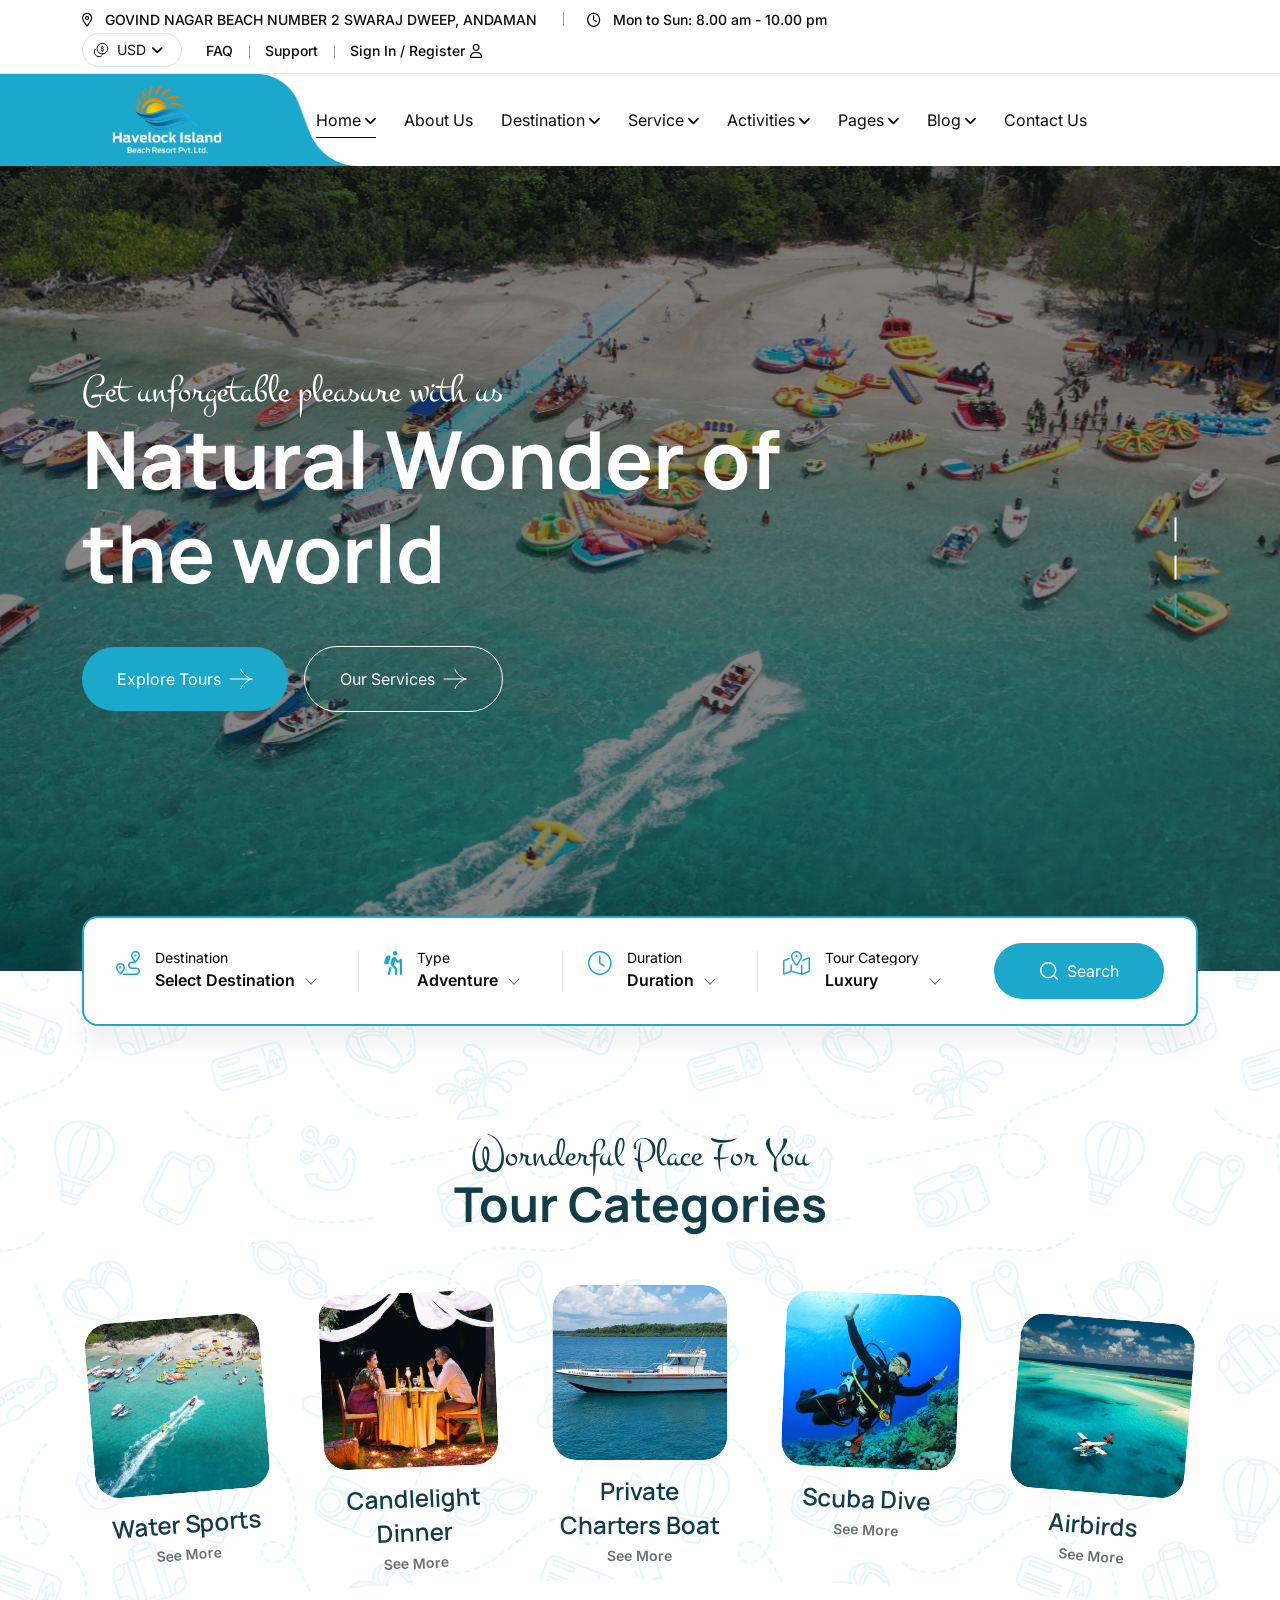
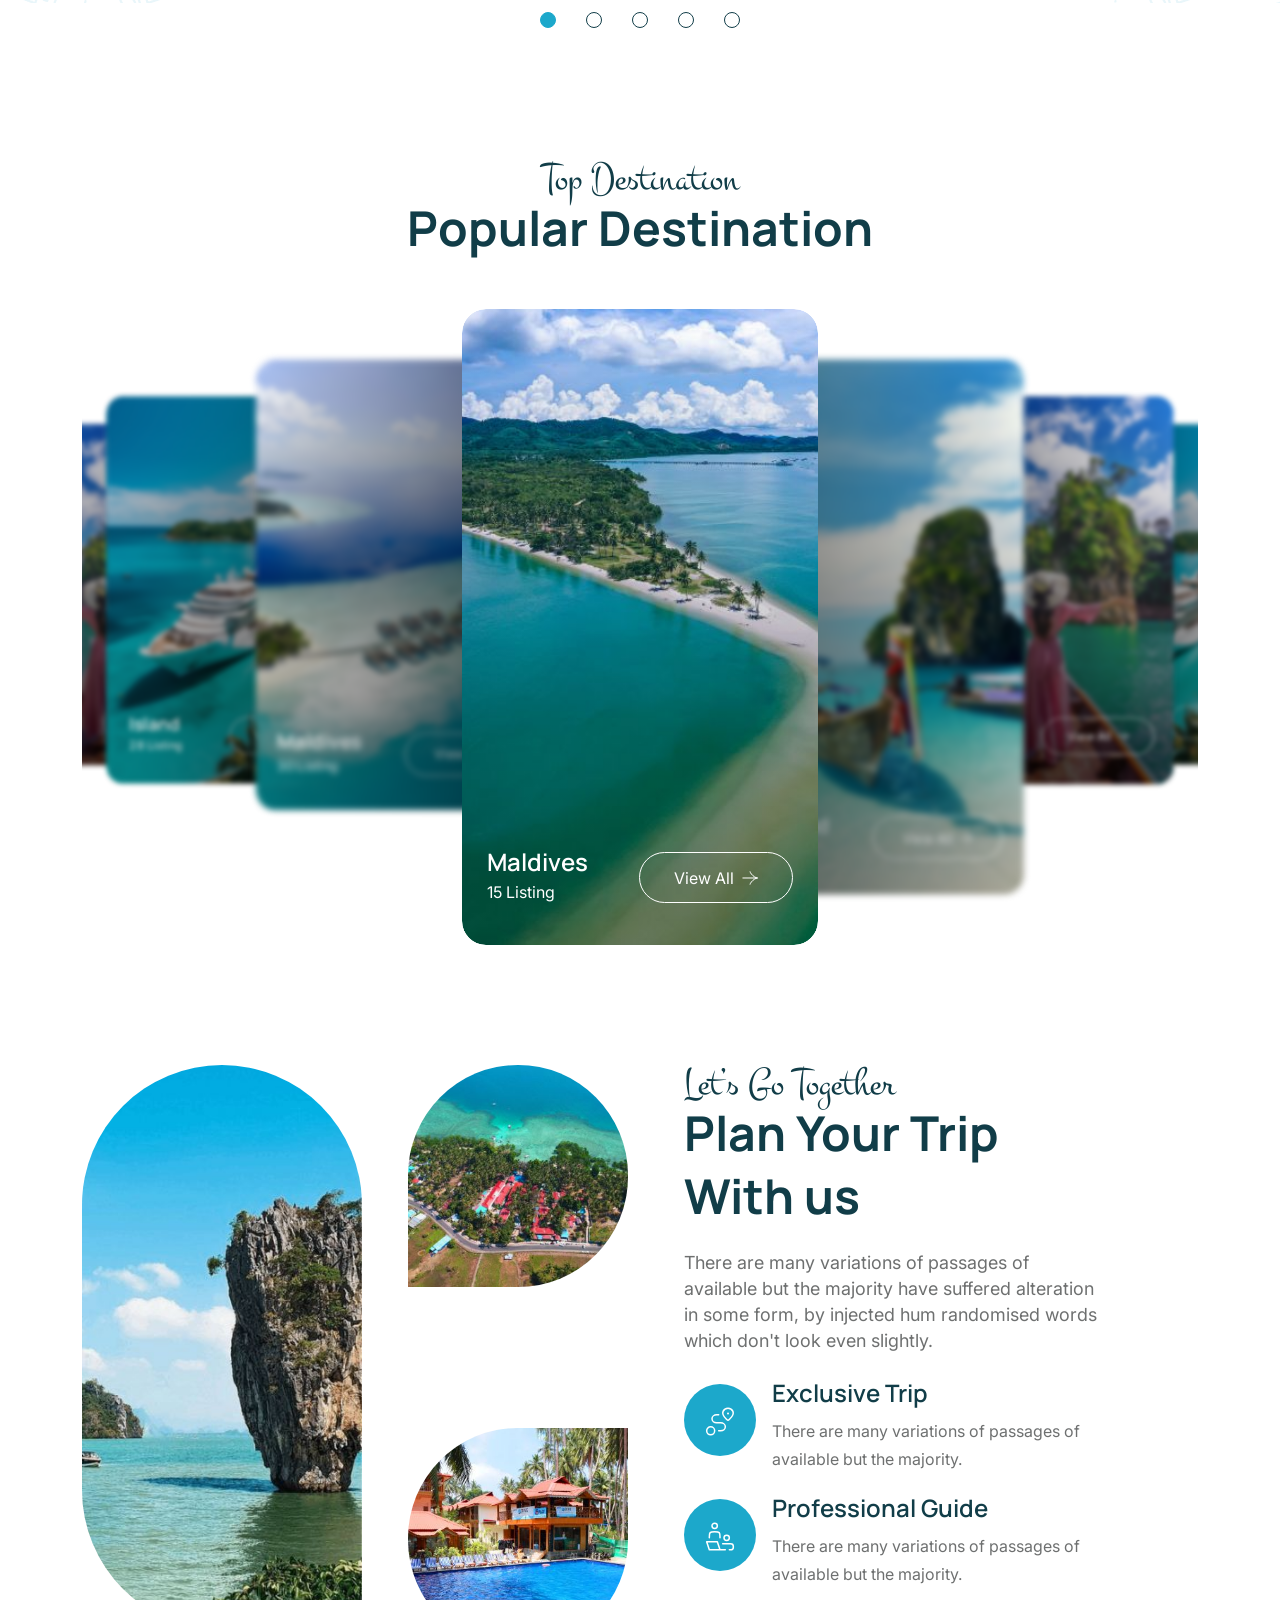
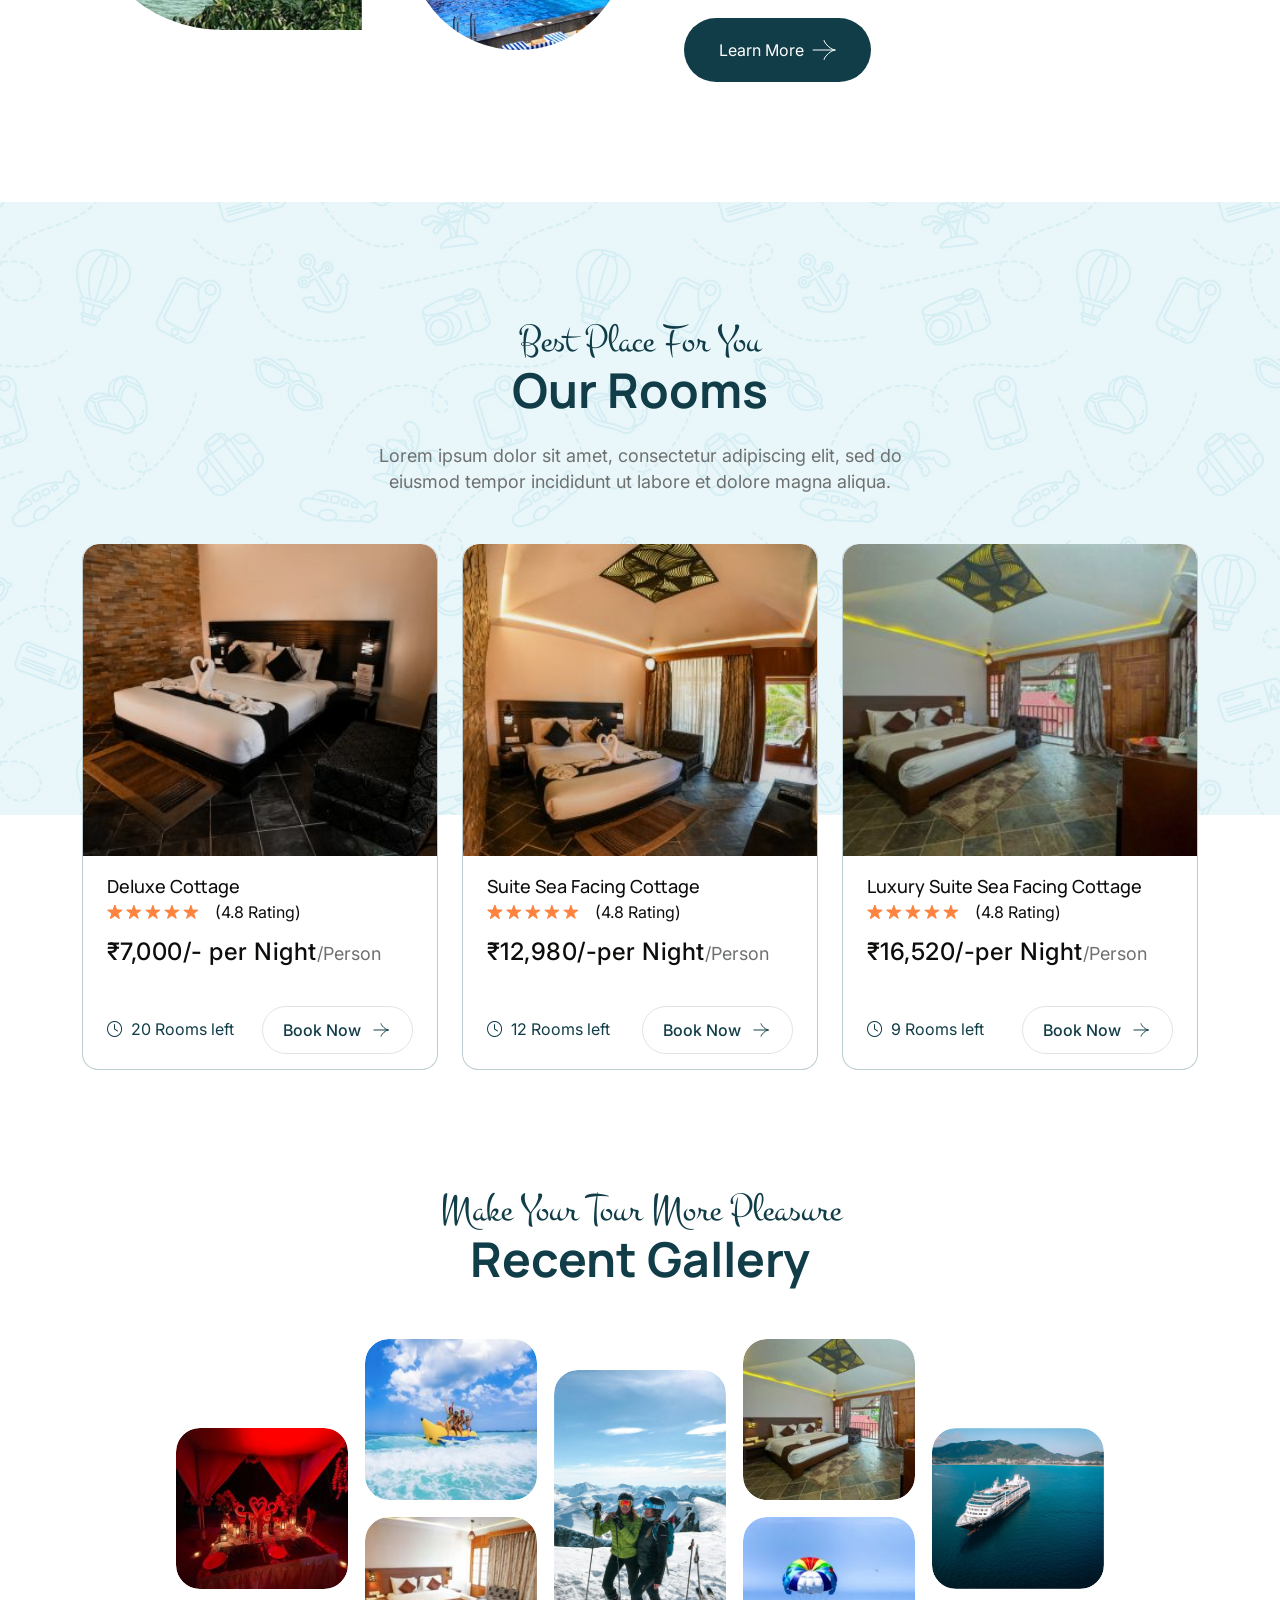
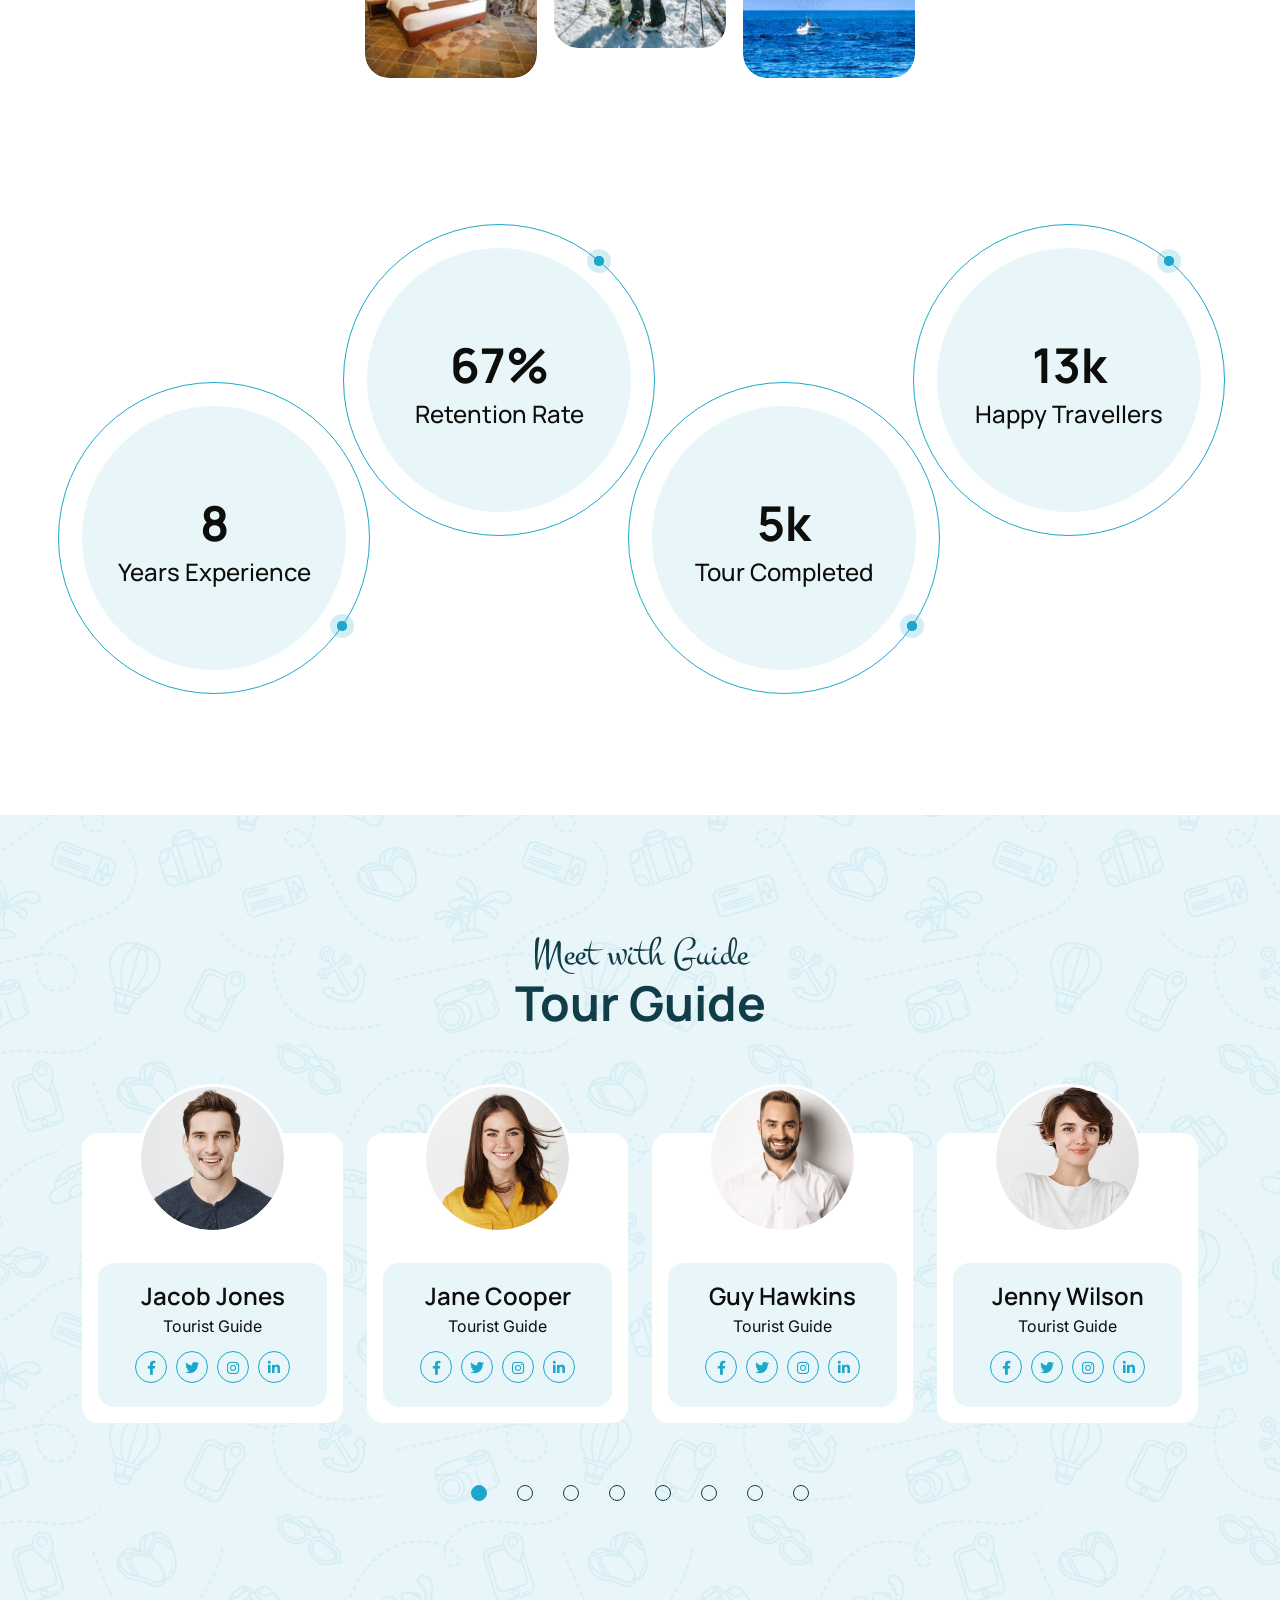
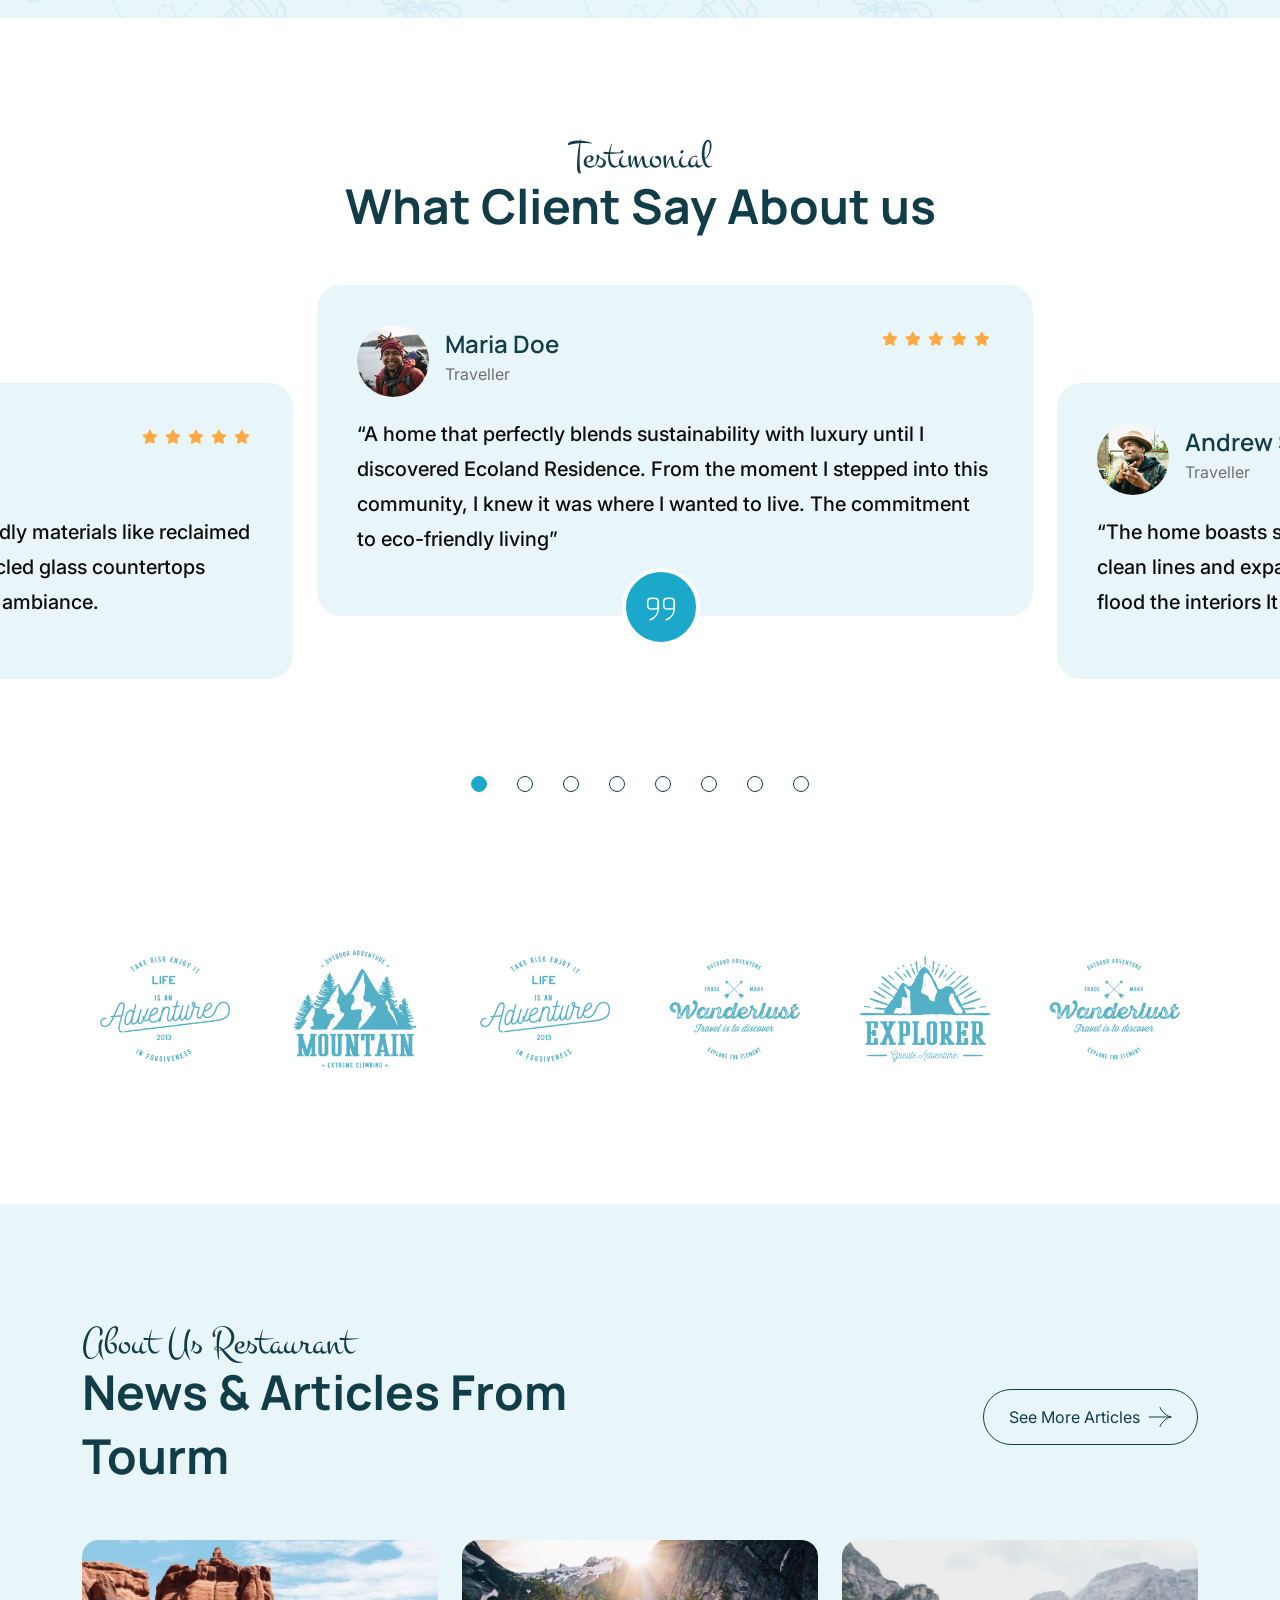
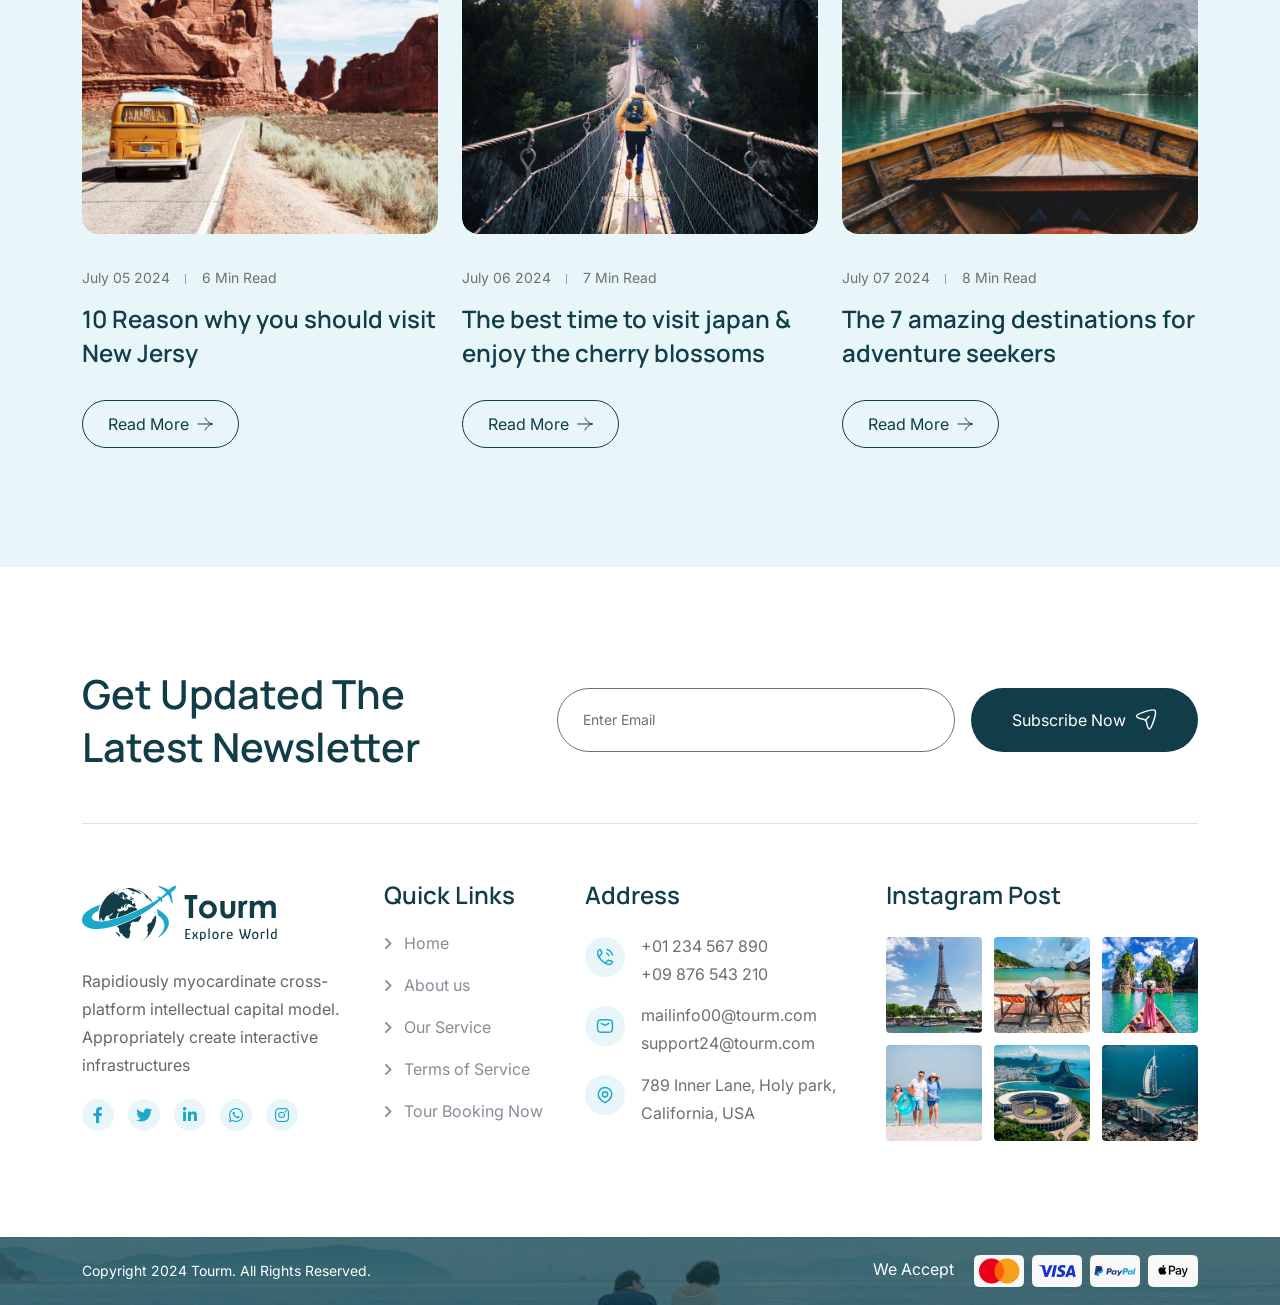
<file: developer-version/index.html>
<!doctype html>
<html class="no-js" lang="zxx">

<head>
    <meta charset="utf-8">
    <meta http-equiv="x-ua-compatible" content="ie=edge">
    <title>Tourm - Travel & Tour Booking Agency HTML Template - Home Travel</title>
    <meta name="author" content="Tourm">
    <meta name="description" content="Tourm - Travel & Tour Booking Agency HTML Template ">
    <meta name="keywords" content="Tourm - Travel & Tour Booking Agency HTML Template ">
    <meta name="robots" content="INDEX,FOLLOW">

    <!-- Mobile Specific Metas -->
    <meta name="viewport" content="width=device-width, initial-scale=1, shrink-to-fit=no">

    <!-- Favicons - Place favicon.ico in the root directory -->
    <link rel="apple-touch-icon" sizes="57x57" href="assets/img/favicons/apple-icon-57x57.png">
    <link rel="apple-touch-icon" sizes="60x60" href="assets/img/favicons/apple-icon-60x60.png">
    <link rel="apple-touch-icon" sizes="72x72" href="assets/img/favicons/apple-icon-72x72.png">
    <link rel="apple-touch-icon" sizes="76x76" href="assets/img/favicons/apple-icon-76x76.png">
    <link rel="apple-touch-icon" sizes="114x114" href="assets/img/favicons/apple-icon-114x114.png">
    <link rel="apple-touch-icon" sizes="120x120" href="assets/img/favicons/apple-icon-120x120.png">
    <link rel="apple-touch-icon" sizes="144x144" href="assets/img/favicons/apple-icon-144x144.png">
    <link rel="apple-touch-icon" sizes="152x152" href="assets/img/favicons/apple-icon-152x152.png">
    <link rel="apple-touch-icon" sizes="180x180" href="assets/img/favicons/apple-icon-180x180.png">
    <link rel="icon" type="image/png" sizes="192x192" href="assets/img/favicons/android-icon-192x192.png">
    <link rel="icon" type="image/png" sizes="32x32" href="assets/img/favicons/favicon-32x32.png">
    <link rel="icon" type="image/png" sizes="96x96" href="assets/img/favicons/favicon-96x96.png">
    <link rel="icon" type="image/png" sizes="16x16" href="assets/img/favicons/favicon-16x16.png">
    <link rel="manifest" href="assets/img/favicons/manifest.json">
    <meta name="msapplication-TileColor" content="#ffffff">
    <meta name="msapplication-TileImage" content="assets/img/favicons/ms-icon-144x144.png">
    <meta name="theme-color" content="#ffffff">

    <!--==============================
	  Google Fonts
	============================== -->
    <link rel="preconnect" href="https://fonts.googleapis.com">
    <link rel="preconnect" href="https://fonts.gstatic.com" crossorigin>
    <link rel="preconnect" href="https://fonts.googleapis.com">
    <link rel="preconnect" href="https://fonts.gstatic.com" crossorigin>
    <link href="https://fonts.googleapis.com/css2?family=Inter:wght@100..900&family=Manrope:wght@200..800&family=Montez&display=swap" rel="stylesheet">

    <!--==============================
	    All CSS File
	============================== -->
    <!-- Bootstrap -->
    <link rel="stylesheet" href="assets/css/bootstrap.min.css">
    <!-- Fontawesome Icon -->
    <link rel="stylesheet" href="assets/css/fontawesome.min.css">
    <!-- Magnific Popup -->
    <link rel="stylesheet" href="assets/css/magnific-popup.min.css">

    <!-- Swiper css -->
    <link rel="stylesheet" href="assets/css/swiper-bundle.min.css">
    <!-- Theme Custom CSS -->
    <link rel="stylesheet" href="assets/css/style.css">

</head>

<body>

    <!--[if lte IE 9]>
    	<p class="browserupgrade">You are using an <strong>outdated</strong> browser. Please <a href="https://browsehappy.com/">upgrade your browser</a> to improve your experience and security.</p>
  	<![endif]-->


    <!--********************************
   		Code Start From Here 
	******************************** -->

    <div class="magic-cursor relative z-10">
        <div class="cursor"></div>
        <div class="cursor-follower"></div>
    </div>


    <!--==============================
     Preloader
  ==============================-->
    <div id="preloader" class="preloader ">
        <button class="th-btn preloaderCls">Cancel Preloader </button>
        <div class="preloader-inner">
            <img src="assets/img/logo3.svg" alt="">
        </div>

        <div id="loader" class="th-preloader">
            <div class="animation-preloader">
                <div class="txt-loading">
                    <span preloader-text="T" class="characters">T </span>

                    <span preloader-text="O" class="characters">O </span>

                    <span preloader-text="U" class="characters">U </span>

                    <span preloader-text="R" class="characters">R </span>

                    <span preloader-text="M" class="characters">M </span>
                </div>
            </div>
        </div>

    </div> 
    <!--==============================
    Sidemenu
============================== -->
    <div class="sidemenu-wrapper sidemenu-info ">
        <div class="sidemenu-content">
            <button class="closeButton sideMenuCls"><i class="far fa-times"></i></button>
            <div class="widget  ">
                <div class="th-widget-about">
                    <div class="about-logo">
                        <a href="home-travel.html"><img src="assets/img/logo2.svg" alt="Tourm"></a>
                    </div>
                    <p class="about-text">Rapidiously myocardinate cross-platform intellectual capital model. Appropriately create interactive infrastructures</p>
                    <div class="th-social">
                        <a href="https://www.facebook.com/"><i class="fab fa-facebook-f"></i></a>
                        <a href="https://www.twitter.com/"><i class="fab fa-twitter"></i></a>
                        <a href="https://www.linkedin.com/"><i class="fab fa-linkedin-in"></i></a>
                        <a href="https://www.whatsapp.com/"><i class="fab fa-whatsapp"></i></a>
                    </div>
                </div>
            </div>
            <div class="widget  ">
                <h3 class="widget_title">Recent Posts</h3>
                <div class="recent-post-wrap">
                    <div class="recent-post">
                        <div class="media-img">
                            <a href="blog-details.html"><img src="assets/img/blog/recent-post-1-1.jpg" alt="Blog Image"></a>
                        </div>
                        <div class="media-body">
                            <div class="recent-post-meta">
                                <a href="blog.html"><i class="far fa-calendar"></i>24 Jun , 2024</a>
                            </div>
                            <h4 class="post-title"><a class="text-inherit" href="blog-details.html">Where Vision Meets Concrete
                                    Reality</a></h4>
                        </div>
                    </div>
                    <div class="recent-post">
                        <div class="media-img">
                            <a href="blog-details.html"><img src="assets/img/blog/recent-post-1-2.jpg" alt="Blog Image"></a>
                        </div>
                        <div class="media-body">
                            <div class="recent-post-meta">
                                <a href="blog.html"><i class="far fa-calendar"></i>22 Jun , 2024</a>
                            </div>
                            <h4 class="post-title"><a class="text-inherit" href="blog-details.html">Raising the Bar in Construction.</a></h4>
                        </div>
                    </div>
                </div>
            </div>
            <div class="widget  ">
                <h3 class="widget_title">Get In Touch</h3>
                <div class="th-widget-contact">
                    <div class="info-box_text">
                        <div class="icon">
                            <img src="assets/img/icon/phone.svg" alt="img">
                        </div>
                        <div class="details">
                            <p><a href="tel:+01234567890" class="info-box_link">+01 234 567 890</a></p>
                            <p><a href="tel:+09876543210" class="info-box_link">+09 876 543 210</a></p>
                        </div>
                    </div>
                    <div class="info-box_text">
                        <div class="icon">
                            <img src="assets/img/icon/envelope.svg" alt="img">
                        </div>
                        <div class="details">
                            <p><a href="mailto:mailinfo00@tourm.com" class="info-box_link">mailinfo00@tourm.com</a></p>
                            <p><a href="mailto:support24@tourm.com" class="info-box_link">support24@tourm.com</a></p>
                        </div>
                    </div>
                    <div class="info-box_text">
                        <div class="icon"><img src="assets/img/icon/location-dot.svg" alt="img"></div>
                        <div class="details">
                            <p>789 Inner Lane, Holy park, California, USA</p>
                        </div>
                    </div>
                </div>
            </div>
        </div>
    </div>
    <div class="popup-search-box">
        <button class="searchClose"><i class="fal fa-times"></i></button>
        <form action="#">
            <input type="text" placeholder="What are you looking for?">
            <button type="submit"><i class="fal fa-search"></i></button>
        </form>
    </div><!--==============================
    Mobile Menu
  ============================== -->
    <div class="th-menu-wrapper onepage-nav">
        <div class="th-menu-area text-center">
            <button class="th-menu-toggle"><i class="fal fa-times"></i></button>
            <div class="mobile-logo">
                <a href="home-travel.html"><img src="assets/img/logo2.svg" alt="Tourm"></a>
            </div>
            <div class="th-mobile-menu">
                <ul>
                    <li class="menu-item-has-children">
                        <a class="active" href="home-travel.html">Home</a>
                        <ul class="sub-menu">
                            <li><a href="home-travel.html">Home Travel</a></li>
                            <li><a href="home-tour.html">Home Tour</a></li>
                            <li><a href="home-agency.html">Home Agency</a></li>

                        </ul>
                    </li>
                    <li><a href="about.html">About Us</a></li>
                    <li class="menu-item-has-children">
                        <a href="#">Destination</a>
                        <ul class="sub-menu">
                            <li><a href="destination.html">Destination</a></li>
                            <li><a href="destination-details.html">Destination Details</a></li>
                        </ul>
                    </li>
                    <li class="menu-item-has-children">
                        <a href="#">Service</a>
                        <ul class="sub-menu">
                            <li><a href="service.html">Services</a></li>
                            <li><a href="service-details.html">Service Details</a></li>
                        </ul>
                    </li>
                    <li class="menu-item-has-children">
                        <a href="#">Activities</a>
                        <ul class="sub-menu">
                            <li><a href="activities.html">activities</a></li>
                            <li><a href="activities-details.html">activities Details</a></li>
                        </ul>
                    </li>
                    <li class="menu-item-has-children">
                        <a href="#">Pages</a>
                        <ul class="sub-menu">
                            <li class="menu-item-has-children">
                                <a href="#">Shop</a>
                                <ul class="sub-menu">
                                    <li><a href="shop.html">Shop</a></li>
                                    <li><a href="shop-details.html">Shop Details</a></li>
                                    <li><a href="cart.html">Cart Page</a></li>
                                    <li><a href="checkout.html">Checkout</a></li>
                                    <li><a href="wishlist.html">Wishlist</a></li>
                                </ul>
                            </li>

                            <li><a href="gallery.html">Gallery</a></li>
                            <li><a href="tour.html">Our Tour</a></li>
                            <li><a href="tour-details.html">Tour Details</a></li>
                            <li><a href="tour-guide.html">Tour Guider</a></li>
                            <li><a href="tour-guider-details.html">Tour Guider Details</a></li>
                            <li><a href="faq.html">Faq Page</a></li>
                            <li><a href="price.html">Price Package</a></li>
                            <li><a href="error.html">Error Page</a></li>
                        </ul>

                    </li>
                    <li class="menu-item-has-children">
                        <a href="#">Blog</a>
                        <ul class="sub-menu">
                            <li><a href="blog.html">Blog</a></li>
                            <li><a href="blog-details.html">Blog Details</a></li>
                        </ul>
                    </li>
                    <li>
                        <a href="contact.html">Contact us</a>
                    </li>
                </ul>
            </div>
        </div>
    </div><!--==============================
	Header Area
==============================-->
    <header class="th-header header-layout1">
        <div class="header-top">
            <div class="container th-container">
                <div class="row justify-content-center justify-content-xl-between align-items-center">
                    <div class="col-auto d-none d-md-block">
                        <div class="header-links">
                            <ul>
                                <li class="d-none d-xl-inline-block"><i class="fa-sharp fa-regular  fa-location-dot"></i>
                                    <span>GOVIND NAGAR BEACH NUMBER 2  SWARAJ DWEEP, ANDAMAN</span>
                                </li>
                                <li class="d-none d-xl-inline-block"><i class="fa-regular fa-clock"></i>
                                    <span>Mon to Sun: 8.00 am - 10.00 pm</span>
                                </li>
                            </ul>
                        </div>
                    </div>
                    <div class="col-auto">
                        <div class="header-right">
                            <div class="currency-menu">
                                <img src="assets/img/icon/dollar.svg" alt="">
                                <select class="form-select nice-select">
                                    <option selected="">USD</option>
                                    <option>CNY</option>
                                    <option>EUR</option>
                                    <option>AUD</option>
                                </select>
                            </div>
                            <div class="header-links">
                                <ul>
                                    <li class="d-none d-md-inline-block"><a href="faq.html">FAQ</a></li>
                                    <li class="d-none d-md-inline-block"><a href="contact.html">Support</a></li>
                                    <li><a href="#login-form" class="popup-content">Sign In / Register<i class="fa-regular fa-user"></i></a>
                                    </li>
                                </ul>
                            </div>
                        </div>
                    </div>
                </div>
            </div>
        </div>
        <div class="sticky-wrapper">
            <!-- Main Menu Area -->
            <div class="menu-area">
                <div class="container th-container">
                    <div class="row align-items-center justify-content-between">
                        <div class="col-auto">
                            <div class="header-logo">
                                <a href="home-travel.html"><img src="assets/img/Havelock island Logo.png" alt="Tourm" width="110px" style="margin-left: 30px;"></a>
                            </div>
                        </div>
                        <div class="col-auto me-xl-auto">
                            <nav class="main-menu d-none d-xl-inline-block">
                                <ul>
                                    <li class="menu-item-has-children">
                                        <a class="active" href="home-travel.html">Home</a>
                                        <ul class="sub-menu">
                                            <li><a href="home-travel.html">Home Travel</a></li>
                                            <li><a href="home-tour.html">Home Tour</a></li>
                                            <li><a href="home-agency.html">Home Agency</a></li>

                                        </ul>
                                    </li>
                                    <li><a href="about.html">About Us</a></li>
                                    <li class="menu-item-has-children">
                                        <a href="#">Destination</a>
                                        <ul class="sub-menu">
                                            <li><a href="destination.html">Destination</a></li>
                                            <li><a href="destination-details.html">Destination Details</a></li>
                                        </ul>
                                    </li>
                                    <li class="menu-item-has-children">
                                        <a href="#">Service</a>
                                        <ul class="sub-menu">
                                            <li><a href="service.html">Services</a></li>
                                            <li><a href="service-details.html">Service Details</a></li>
                                        </ul>
                                    </li>
                                    <li class="menu-item-has-children">
                                        <a href="#">Activities</a>
                                        <ul class="sub-menu">
                                            <li><a href="activities.html">activities</a></li>
                                            <li><a href="activities-details.html">activities Details</a></li>
                                        </ul>
                                    </li>
                                    <li class="menu-item-has-children">
                                        <a href="#">Pages</a>
                                        <ul class="sub-menu">
                                            <li class="menu-item-has-children">
                                                <a href="#">Shop</a>
                                                <ul class="sub-menu">
                                                    <li><a href="shop.html">Shop</a></li>
                                                    <li><a href="shop-details.html">Shop Details</a></li>
                                                    <li><a href="cart.html">Cart Page</a></li>
                                                    <li><a href="checkout.html">Checkout</a></li>
                                                    <li><a href="wishlist.html">Wishlist</a></li>
                                                </ul>
                                            </li>

                                            <li><a href="gallery.html">Gallery</a></li>
                                            <li><a href="tour.html">Our Tour</a></li>
                                            <li><a href="tour-details.html">Tour Details</a></li>
                                            <li><a href="tour-guide.html">Tour Guider</a></li>
                                            <li><a href="tour-guider-details.html">Tour Guider Details</a></li>
                                            <li><a href="faq.html">Faq Page</a></li>
                                            <li><a href="price.html">Price Package</a></li>
                                            <li><a href="error.html">Error Page</a></li>
                                        </ul>

                                    </li>
                                    <li class="menu-item-has-children">
                                        <a href="#">Blog</a>
                                        <ul class="sub-menu">
                                            <li><a href="blog.html">Blog</a></li>
                                            <li><a href="blog-details.html">Blog Details</a></li>
                                        </ul>
                                    </li>
                                    <li>
                                        <a href="contact.html">Contact us</a>
                                    </li>
                                </ul>
                            </nav>
                            <button type="button" class="th-menu-toggle d-block d-xl-none"><i class="far fa-bars"></i></button>
                        </div>
                        <div class="col-auto d-none d-xl-block">
                            <div class="header-button">
                                <a href="contact.html" class="th-btn style3 th-icon">Book Now</a>

                            </div>
                        </div>
                    </div>
                </div>
                <div class="logo-bg" data-mask-src="assets/img/logo_bg_mask.png"></div>
            </div>
        </div>
    </header>
    <!--==============================
Hero Area
==============================-->
    <div class="th-hero-wrapper hero-1" id="hero">
        <div class="swiper th-slider hero-slider-1" id="heroSlide1" data-slider-options='{"effect":"fade","menu": ["", "", ""],"heroSlide1": {"swiper-container": {"pagination": {"el": ".swiper-pagination", "clickable": true }}}}'>
            <div class="swiper-wrapper">
                <div class="swiper-slide">
                    <div class="hero-inner">
                        <div class="th-hero-bg" data-bg-src="assets/img/hero/Watersports.jpg">
                        </div>
                        <div class="container">
                            <div class="hero-style1">
                                <span class="sub-title style1" data-ani="slideinup" data-ani-delay="0.2s">Get unforgetable pleasure with us</span>
                                <h1 class="hero-title" data-ani="slideinup" data-ani-delay="0.4s">
                                    Natural Wonder of the world </h1>
                                <div class="btn-group" data-ani="slideinup" data-ani-delay="0.6s">
                                    <a href="tour.html" class="th-btn th-icon">Explore Tours</a>
                                    <a href="service.html" class="th-btn style2 th-icon">Our Services</a>
                                </div>
                            </div>
                        </div>
                    </div>
                </div>
                <div class="swiper-slide">
                    <div class="hero-inner">
                        <div class="th-hero-bg" data-bg-src="assets/img/hero/Ferryimg.jpg">
                        </div>
                        <div class="container">
                            <div class="hero-style1">
                                <span class="sub-title style1" data-ani="slideinup" data-ani-delay="0.2s">Get unforgetable pleasure with us</span>
                                <h1 class="hero-title" data-ani="slideinup" data-ani-delay="0.4s">
                                    Let’s make your best trip with us </h1>
                                <div class="btn-group" data-ani="slideinup" data-ani-delay="0.6s">
                                    <a href="tour.html" class="th-btn th-icon">Explore Tours</a>
                                    <a href="service.html" class="th-btn style2 th-icon">Our Services</a>
                                </div>
                            </div>
                        </div>
                    </div>
                </div>
                <div class="swiper-slide">
                    <div class="hero-inner">
                        <div class="th-hero-bg" data-bg-src="assets/img/hero/Hibe.jpg">
                        </div>
                        <div class="container">
                            <div class="hero-style1">
                               
                                <span class="sub-title style1" data-ani="slideinup" data-ani-delay="0.2s">Get unforgetable pleasure with us</span>
                                <h1 class="hero-title" data-ani="slideinup" data-ani-delay="0.4s">
                                    Explore beauty of the whole world </h1>
                                <div class="btn-group" data-ani="slideinup" data-ani-delay="0.6s">
                                    <a href="tour.html" class="th-btn th-icon">Explore Tours</a>
                                    <a href="service.html" class="th-btn style2 th-icon">Our Services</a>
                                </div>
                            </div>
                        </div>
                    </div>
                </div>

            </div>
            <div class="th-swiper-custom">
                <button data-slider-prev="#heroSlide1" class="slider-arrow slider-prev"><img src="assets/img/icon/right-arrow.svg" alt=""></button>
                <div class="slider-pagination"></div>
                <button data-slider-next="#heroSlide1" class="slider-arrow slider-next"><img src="assets/img/icon/left-arrow.svg" alt=""></button>
            </div>

        </div>
    </div>
    <!--======== / Hero Section ========--><!--==============================
Booking Area  
==============================-->
    <div class="booking-sec">
        <div class="container">
            <form action="mail.php" method="POST" class="booking-form ajax-contact">
                <div class="input-wrap">
                    <div class="row align-items-center justify-content-between">
                        <div class="form-group col-md-6 col-lg-auto">
                            <div class="icon">
                                <i class="fa-light fa-route"></i>
                            </div>
                            <div class="search-input">
                                <label>Destination</label>
                                <select name="subject" id="subject" class="form-select nice-select">
                                    <option value="Select Destination" selected disabled>Select Destination</option>
                                    <option value="Australia">Australia</option>
                                    <option value="Dubai">Dubai</option>
                                    <option value="England">England</option>
                                    <option value="Sweden">Sweden</option>
                                    <option value="Thailand">Thailand</option>
                                    <option value="Egypt">Egypt</option>
                                    <option value="Saudi Arab">Saudi Arab</option>
                                    <option value="Switzerland">Switzerland</option>
                                    <option value="Scandinavia">Scandinavia</option>
                                    <option value="Western Europe">Western Europe</option>
                                    <option value="Indonesia">Indonesia</option>
                                    <option class="Italy">Italy</option>
                                </select>
                            </div>
                        </div>
                        <div class="form-group col-md-6 col-lg-auto">
                            <div class="icon">
                                <i class="fa-regular fa-person-hiking"></i>
                            </div>
                            <div class="search-input">
                                <label>Type</label>
                                <select class=" nice-select" name="Adventure" id="Adventure">
                                    <option value="Adventure" selected disabled>Adventure</option>
                                    <option value="Beach">Beach</option>
                                    <option value="Group Tour">Group Tour</option>
                                    <option value="Couple Tour">Couple Tour</option>
                                    <option value="Family Tour">Family Tour</option>
                                </select>
                            </div>
                        </div>
                        <div class="form-group col-md-6 col-lg-auto">
                            <div class="icon">
                                <i class="fa-light fa-clock"></i>
                            </div>
                            <div class="search-input">
                                <label>Duration</label>
                                <select class="form-select nice-select" name="Duration" id="Duration">
                                    <option value="Normal" selected disabled>Duration</option>
                                    <option value="1">1 days</option>
                                    <option value="2">2 days</option>
                                    <option value="3">3 days</option>
                                    <option value="4">4 days</option>
                                    <option value="5">5 days</option>
                                    <option value="6">6 days</option>
                                    <option value="7">7 days</option>
                                </select>
                            </div>
                        </div>
                        <div class="form-group col-md-6 col-lg-auto">
                            <div class="icon">
                                <i class="fa-light fa-map-location-dot"></i>
                            </div>
                            <div class="search-input">
                                <label>Tour Category</label>
                                <select name="subject" id="category" class="form-select nice-select">
                                    <option value="Normal" selected disabled>Luxury</option>
                                    <option value="1">Delux</option>
                                    <option value="2">Economy</option>
                                </select>
                            </div>
                        </div>
                        <div class="form-btn col-md-12 col-lg-auto">
                            <button class="th-btn"><img src="assets/img/icon/search.svg" alt="">Search</button>
                        </div>
                    </div>
                    <p class="form-messages mb-0 mt-3"></p>
                </div>
            </form>
        </div>
    </div><!--==============================
Category Area  
==============================-->
    <section class="category-area bg-top-center" data-bg-src="assets/img/bg/category_bg_1.png">
        <div class="container th-container">
            <div class="title-area text-center">
                <span class="sub-title">Wornderful Place For You</span>
                <h2 class="sec-title">Tour Categories</h2>

            </div>
            <div class="swiper categorySlider" id="categorySlide">
                <div class="swiper-wrapper">
                    <div class="swiper-slide">
                        <div class="category-card single">
                            <div class="box-img global-img">
                                <img src="assets/img/category/Private boat.jpg" alt="Image">
                            </div>
                            <h3 class="box-title"><a href="destination.html">Private Charters Boat</a></h3>
                            <a class="line-btn" href="destination.html">See more</a>
                        </div>
                    </div>

                    <div class="swiper-slide">
                        <div class="category-card single">
                            <div class="box-img global-img">
                                <img src="assets/img/category/Scuba dive.jpg" alt="Image">
                            </div>
                            <h3 class="box-title"><a href="destination.html">Scuba Dive</a></h3>
                            <a class="line-btn" href="destination.html">See more</a>
                        </div>
                    </div>

                    <div class="swiper-slide">
                        <div class="category-card single">
                            <div class="box-img global-img">
                                <img src="assets/img/category/category_1_3.jpg" alt="Image">
                            </div>
                            <h3 class="box-title"><a href="destination.html">Airbirds</a></h3>
                            <a class="line-btn" href="destination.html">See more</a>
                        </div>
                    </div>

                    <div class="swiper-slide">
                        <div class="category-card single">
                            <div class="box-img global-img">
                                <img src="assets/img/category/Elephan-beach.jpg" alt="Image">
                            </div>
                            <h3 class="box-title"><a href="destination.html">Wildlife</a></h3>
                            <a class="line-btn" href="destination.html">See more</a>
                        </div>
                    </div>

                    <div class="swiper-slide">
                        <div class="category-card single">
                            <div class="box-img global-img">
                                <img src="assets/img/category/candlelight-dinner.jpg" alt="Image">
                            </div>
                            <h3 class="box-title"><a href="destination.html">Candlelight Dinner</a></h3>
                            <a class="line-btn" href="destination.html">See more</a>
                        </div>
                    </div>

                    <div class="swiper-slide">
                        <div class="category-card single">
                            <div class="box-img global-img">
                                <img src="assets/img/category/category_1_1.jpg" alt="Image">
                            </div>
                            <h3 class="box-title"><a href="destination.html">Private Charters Boat</a></h3>
                            <a class="line-btn" href="destination.html">See more</a>
                        </div>
                    </div>

                    <div class="swiper-slide">
                        <div class="category-card single">
                            <div class="box-img global-img">
                                <img src="assets/img/category/category_1_2.jpg" alt="Image">
                            </div>
                            <h3 class="box-title"><a href="destination.html">Hiking</a></h3>
                            <a class="line-btn" href="destination.html">See more</a>
                        </div>
                    </div>

                    <div class="swiper-slide">
                        <div class="category-card single">
                            <div class="box-img global-img">
                                <img src="assets/img/category/category_1_3.jpg" alt="Image">
                            </div>
                            <h3 class="box-title"><a href="destination.html">Airbirds</a></h3>
                            <a class="line-btn" href="destination.html">See more</a>
                        </div>
                    </div>

                    <div class="swiper-slide">
                        <div class="category-card single">
                            <div class="box-img global-img">
                                <img src="assets/img/category/Elephan-beach.jpg" alt="Image">
                            </div>
                            <h3 class="box-title"><a href="destination.html">Wildlife</a></h3>
                            <a class="line-btn" href="destination.html">See more</a>
                        </div>
                    </div>

                    <div class="swiper-slide">
                        <div class="category-card single">
                            <div class="box-img global-img">
                                <img src="assets/img/category/candlelight-dinner.jpg" alt="Image">
                            </div>
                            <h3 class="box-title"><a href="destination.html">Walking</a></h3>
                            <a class="line-btn" href="destination.html">See more</a>
                        </div>
                    </div>

                    <div class="swiper-slide">
                        <div class="category-card single">
                            <div class="box-img global-img">
                                <img src="assets/img/category/category_1_1.jpg" alt="Image">
                            </div>
                            <h3 class="box-title"><a href="destination.html">Private Charters Boat</a></h3>
                            <a class="line-btn" href="destination.html">See more</a>
                        </div>
                    </div>

                    <div class="swiper-slide">
                        <div class="category-card single">
                            <div class="box-img global-img">
                                <img src="assets/img/category/category_1_2.jpg" alt="Image">
                            </div>
                            <h3 class="box-title"><a href="destination.html">Hiking</a></h3>
                            <a class="line-btn" href="destination.html">See more</a>
                        </div>
                    </div>

                    <div class="swiper-slide">
                        <div class="category-card single">
                            <div class="box-img global-img">
                                <img src="assets/img/category/category_1_3.jpg" alt="Image">
                            </div>
                            <h3 class="box-title"><a href="destination.html">Airbirds</a></h3>
                            <a class="line-btn" href="destination.html">See more</a>
                        </div>
                    </div>

                    <div class="swiper-slide">
                        <div class="category-card single">
                            <div class="box-img global-img">
                                <img src="assets/img/category/Elephan-beach.jpg" alt="Image">
                            </div>
                            <h3 class="box-title"><a href="destination.html">Water Sports</a></h3>
                            <a class="line-btn" href="destination.html">See more</a>
                        </div>
                    </div>

                    <div class="swiper-slide">
                        <div class="category-card single">
                            <div class="box-img global-img">
                                <img src="assets/img/category/candlelight-dinner.jpg" alt="Image">
                            </div>
                            <h3 class="box-title"><a href="destination.html">Candlelight Dinner</a></h3>
                            <a class="line-btn" href="destination.html">See more</a>
                        </div>
                    </div>

                </div>
                <div class="swiper-pagination"></div>
            </div>
        </div>
    </section><!--==============================
destination Area  
==============================-->
    <div class="destination-area position-relative overflow-hidden ">
        <div class="container">
            <div class="title-area text-center">
                <span class="sub-title">Top Destination</span>
                <h2 class="sec-title">Popular Destination</h2>

            </div>
            <div class="swiper th-slider destination-slider" id="aboutSlider1" data-slider-options='{"breakpoints":{"0":{"slidesPerView":1},"576":{"slidesPerView":"2"},"992":{"slidesPerView":"3"},"1200":{"slidesPerView":"3"}},"effect":"coverflow","coverflowEffect":{"rotate":"0","stretch":"95","depth":"212","modifier":"1"},"centeredSlides":"true"}'>
                <div class="swiper-wrapper">
                    <div class="swiper-slide">
                        <div class="destination-box gsap-cursor">
                            <div class="destination-img">
                                <img src="assets/img/destination/destation1.jpg" alt="destination image">
                                <div class="destination-content">
                                    <div class="media-left">
                                        <h4 class="box-title">
                                            <a href="destination-details.html">Maldives</a>
                                        </h4>
                                        <span class="destination-subtitle">15 Listing</span>
                                    </div>
                                    <div class="">
                                        <a href="destination-details.html" class="th-btn style2 th-icon">View All</a>
                                    </div>
                                </div>
                            </div>
                        </div>
                    </div>
                    <div class="swiper-slide">
                        <div class="destination-box gsap-cursor">
                            <div class="destination-img">
                                <img src="assets/img/destination/destation2.jpg" alt="destination image">
                                <div class="destination-content">
                                    <div class="media-left">
                                        <h4 class="box-title">
                                            <a href="destination-details.html">Thailand</a>
                                        </h4>
                                        <span class="destination-subtitle">22 Listing</span>
                                    </div>
                                    <div class="">
                                        <a href="destination-details.html" class="th-btn style2 th-icon">View All</a>
                                    </div>
                                </div>
                            </div>
                        </div>
                    </div>
                    <div class="swiper-slide">
                        <div class="destination-box gsap-cursor">
                            <div class="destination-img">
                                <img src="assets/img/destination/destination_1_3.jpg" alt="destination image">
                                <div class="destination-content">
                                    <div class="media-left">
                                        <h4 class="box-title">
                                            <a href="destination-details.html">Belgium</a>
                                        </h4>
                                        <span class="destination-subtitle">25 Listing</span>
                                    </div>
                                    <div class="">
                                        <a href="destination-details.html" class="th-btn style2 th-icon">View All</a>
                                    </div>
                                </div>
                            </div>
                        </div>
                    </div>
                    <div class="swiper-slide">
                        <div class="destination-box gsap-cursor">
                            <div class="destination-img">
                                <img src="assets/img/destination/destination_1_4.jpg" alt="destination image">
                                <div class="destination-content">
                                    <div class="media-left">
                                        <h4 class="box-title">
                                            <a href="destination-details.html">Island</a>
                                        </h4>
                                        <span class="destination-subtitle">28 Listing</span>
                                    </div>
                                    <div class="">
                                        <a href="destination-details.html" class="th-btn style2 th-icon">View All</a>
                                    </div>
                                </div>
                            </div>
                        </div>
                    </div>
                    <div class="swiper-slide">
                        <div class="destination-box gsap-cursor">
                            <div class="destination-img">
                                <img src="assets/img/destination/destination_1_5.jpg" alt="destination image">
                                <div class="destination-content">
                                    <div class="media-left">
                                        <h4 class="box-title">
                                            <a href="destination-details.html">Maldives</a>
                                        </h4>
                                        <span class="destination-subtitle">30 Listing</span>
                                    </div>
                                    <div class="">
                                        <a href="destination-details.html" class="th-btn style2 th-icon">View All</a>
                                    </div>
                                </div>
                            </div>
                        </div>
                    </div>
                    <div class="swiper-slide">
                        <div class="destination-box gsap-cursor">
                            <div class="destination-img">
                                <img src="assets/img/destination/destination_1_1.jpg" alt="destination image">
                                <div class="destination-content">
                                    <div class="media-left">
                                        <h4 class="box-title">
                                            <a href="destination-details.html">Maldives</a>
                                        </h4>
                                        <span class="destination-subtitle">15 Listing</span>
                                    </div>
                                    <div class="">
                                        <a href="destination-details.html" class="th-btn style2 th-icon">View All</a>
                                    </div>
                                </div>
                            </div>
                        </div>
                    </div>
                    <div class="swiper-slide">
                        <div class="destination-box gsap-cursor">
                            <div class="destination-img">
                                <img src="assets/img/destination/destination_1_2.jpg" alt="destination image">
                                <div class="destination-content">
                                    <div class="media-left">
                                        <h4 class="box-title">
                                            <a href="destination-details.html">Thailand</a>
                                        </h4>
                                        <span class="destination-subtitle">22 Listing</span>
                                    </div>
                                    <div class="">
                                        <a href="destination-details.html" class="th-btn style2 th-icon">View All</a>
                                    </div>
                                </div>
                            </div>
                        </div>
                    </div>
                    <div class="swiper-slide">
                        <div class="destination-box gsap-cursor">
                            <div class="destination-img">
                                <img src="assets/img/destination/destination_1_3.jpg" alt="destination image">
                                <div class="destination-content">
                                    <div class="media-left">
                                        <h4 class="box-title">
                                            <a href="destination-details.html">Belgium</a>
                                        </h4>
                                        <span class="destination-subtitle">25 Listing</span>
                                    </div>
                                    <div class="">
                                        <a href="destination-details.html" class="th-btn style2 th-icon">View All</a>
                                    </div>
                                </div>
                            </div>
                        </div>
                    </div>
                    <div class="swiper-slide">
                        <div class="destination-box gsap-cursor">
                            <div class="destination-img">
                                <img src="assets/img/destination/destination_1_4.jpg" alt="destination image">
                                <div class="destination-content">
                                    <div class="media-left">
                                        <h4 class="box-title">
                                            <a href="destination-details.html">Island</a>
                                        </h4>
                                        <span class="destination-subtitle">28 Listing</span>
                                    </div>
                                    <div class="">
                                        <a href="destination-details.html" class="th-btn style2 th-icon">View All</a>
                                    </div>
                                </div>
                            </div>
                        </div>
                    </div>
                    <div class="swiper-slide">
                        <div class="destination-box gsap-cursor">
                            <div class="destination-img">
                                <img src="assets/img/destination/destination_1_5.jpg" alt="destination image">
                                <div class="destination-content">
                                    <div class="media-left">
                                        <h4 class="box-title">
                                            <a href="destination-details.html">Maldives</a>
                                        </h4>
                                        <span class="destination-subtitle">30 Listing</span>
                                    </div>
                                    <div class="">
                                        <a href="destination-details.html" class="th-btn style2 th-icon">View All</a>
                                    </div>
                                </div>
                            </div>
                        </div>
                    </div>

                </div>
            </div>
        </div>
    </div>
    <!--==============================
About Area  
==============================-->
    <div class="about-area position-relative overflow-hidden space" id="about-sec">
        <div class="container">
            <div class="row">
                <div class="col-xl-6">
                    <div class="img-box1">
                        <div class="img1">
                            <img src="assets/img/normal/Andaman.jpg" alt="About">
                        </div>
                        <div class="img2">
                            <img src="assets/img/normal/Havelock island.jpg" alt="About">
                        </div>
                        <div class="img3">
                            <img src="assets/img/normal/dive andaman.jpg" alt="About">
                        </div>
                    </div>
                </div>
                <div class="col-xl-6">
                    <div class="ps-xl-4 ms-xl-2">
                        <div class="title-area mb-20 pe-xl-5 me-xl-5">
                            <span class="sub-title style1 ">Let’s Go Together</span>
                            <h2 class="sec-title mb-20 pe-xl-5 me-xl-5 heading">Plan Your Trip With us</h2>

                            <p class="sec-text mb-30">There are many variations of passages of available but the majority
                                have
                                suffered alteration in some form, by injected hum randomised words which don't look even
                                slightly.
                            </p>
                        </div>
                        <div class="about-item-wrap">
                            <div class="about-item">
                                <div class="about-item_img"><img src="assets/img/icon/map3.svg" alt=""></div>
                                <div class="about-item_centent">
                                    <h5 class="box-title">Exclusive Trip</h5>
                                    <p class="about-item_text">There are many variations of passages of available but the
                                        majority.</p>
                                </div>
                            </div>
                            <div class="about-item">
                                <div class="about-item_img"><img src="assets/img/icon/guide.svg" alt=""></div>
                                <div class="about-item_centent">
                                    <h5 class="box-title">Professional Guide</h5>
                                    <p class="about-item_text">There are many variations of passages of available but the
                                        majority.</p>
                                </div>
                            </div>
                        </div>
                        <div class="mt-35"><a href="about.html" class="th-btn style3 th-icon">Learn More</a></div>
                    </div>
                </div>
            </div>
        </div>

        <div class="shape-mockup shape1 d-none d-xl-block" data-top="12%" data-left="2%">
            <img src="assets/img/shape/shape_1.png" alt="shape">
        </div>
        <div class="shape-mockup shape2 d-none d-xl-block" data-top="20%" data-left="3%">
            <img src="assets/img/shape/shape_2.png" alt="shape">
        </div>
        <div class="shape-mockup shape3 d-none d-xl-block" data-top="14%" data-left="8%">
            <img src="assets/img/shape/shape_3.png" alt="shape">
        </div>

        <div class="shape-mockup about-shape movingX d-none d-xxl-block" data-bottom="0%" data-right="8%">
            <img src="assets/img/normal/about-slide-img.png" alt="shape">
        </div>
        <div class="shape-mockup about-rating d-none d-xxl-block" data-bottom="45%" data-right="2%">
            <i class="fa-sharp fa-solid fa-star"></i><span>4.9k</span>
        </div>
        <div class="shape-mockup about-emoji d-none d-xxl-block" data-bottom="25%" data-right="22%"><img src="assets/img/icon/emoji.png" alt="">
        </div>
    </div>
    <!--==============================
Service Area  
==============================-->

    <section class="position-relative bg-top-center overflow-hidden space" id="service-sec" data-bg-src="assets/img/bg/tour_bg_1.jpg">
        <div class="container">
            <div class="row">
                <div class="col-lg-6 offset-lg-3">
                    <div class="title-area text-center">
                        <span class="sub-title">Best Place For You</span>
                        <h2 class="sec-title">Our Rooms</h2>
                        <p class="sec-text">Lorem ipsum dolor sit amet, consectetur adipiscing elit, sed do eiusmod tempor
                            incididunt ut labore et dolore magna aliqua.</p>
                    </div>
                </div>
            </div>
            <div class="slider-area tour-slider ">
                <div class="swiper th-slider has-shadow" data-slider-options='{"breakpoints":{"0":{"slidesPerView":1},"576":{"slidesPerView":"1"},"768":{"slidesPerView":"2"},"992":{"slidesPerView":"2"},"1200":{"slidesPerView":"3"},"1300":{"slidesPerView":"4"}}}'>
                    <div class="swiper-wrapper">
                        <div class="swiper-slide">
                            <div class="tour-box th-ani gsap-cursor">
                                <div class="tour-box_img global-img">
                                    <img src="assets/img/tour/Delux cottage.jpg" alt="image">
                                </div>
                                <div class="tour-content">
                                    <h3 class="box-title"><a href="tour-details.html">Deluxe Cottage</a></h3>
                                    <div class="tour-rating">
                                        <div class="star-rating" role="img" aria-label="Rated 5.00 out of 5"><span style="width:100%">Rated
                                                <strong class="rating">5.00</strong> out of 5 based on <span class="rating">4.8</span>(4.8
                                                Rating)</span></div>
                                        <a href="tour-details.html" class="woocommerce-review-link">(<span class="count">4.8</span>
                                            Rating)</a>
                                    </div>
                                    <h4 class="tour-box_price"><span class="currency">₹7,000/- per Night</span>/Person</h4>
                                    <div class="tour-action">
                                        <span><i class="fa-light fa-clock"></i>20 Rooms left</span>
                                        <a href="tour-details.html" class="th-btn style4 th-icon">Book Now</a>
                                    </div>
                                </div>
                            </div>
                        </div>

                        <div class="swiper-slide">
                            <div class="tour-box th-ani gsap-cursor">
                                <div class="tour-box_img global-img">
                                    <img src="assets/img/tour/suite cottage.jpg" alt="image">
                                </div>
                                <div class="tour-content">
                                    <h3 class="box-title"><a href="tour-details.html">Suite Sea Facing Cottage</a></h3>
                                    <div class="tour-rating">
                                        <div class="star-rating" role="img" aria-label="Rated 5.00 out of 5"><span style="width:100%">Rated
                                                <strong class="rating">5.00</strong> out of 5 based on <span class="rating">4.8</span>(4.8
                                                Rating)</span></div>
                                        <a href="tour-details.html" class="woocommerce-review-link">(<span class="count">4.8</span>
                                            Rating)</a>
                                    </div>
                                    <h4 class="tour-box_price"><span class="currency">₹12,980/-per Night</span>/Person</h4>
                                    <div class="tour-action">
                                        <span><i class="fa-light fa-clock"></i>12 Rooms left</span>
                                        <a href="tour-details.html" class="th-btn style4 th-icon">Book Now</a>
                                    </div>
                                </div>
                            </div>
                        </div>

                        <div class="swiper-slide">
                            <div class="tour-box th-ani gsap-cursor">
                                <div class="tour-box_img global-img">
                                    <img src="assets/img/tour/luxerycottage.jpg" alt="image">
                                </div>
                                <div class="tour-content">
                                    <h3 class="box-title"><a href="tour-details.html">Luxury Suite Sea Facing Cottage</a></h3>
                                    <div class="tour-rating">
                                        <div class="star-rating" role="img" aria-label="Rated 5.00 out of 5"><span style="width:100%">Rated
                                                <strong class="rating">5.00</strong> out of 5 based on <span class="rating">4.8</span>(4.8
                                                Rating)</span></div>
                                        <a href="tour-details.html" class="woocommerce-review-link">(<span class="count">4.8</span>
                                            Rating)</a>
                                    </div>
                                    <h4 class="tour-box_price"><span class="currency">₹16,520/-per Night</span>/Person</h4>
                                    <div class="tour-action">
                                        <span><i class="fa-light fa-clock"></i>9 Rooms left</span>
                                        <a href="tour-details.html" class="th-btn style4 th-icon">Book Now</a>
                                    </div>
                                </div>
                            </div>
                        </div>

                        <div class="swiper-slide">
                            <div class="tour-box th-ani gsap-cursor">
                                <div class="tour-box_img global-img">
                                    <img src="assets/img/tour/familycottage.jpg" alt="image">
                                </div>
                                <div class="tour-content">
                                    <h3 class="box-title"><a href="tour-details.html">Family Suite Cottage </a></h3>
                                    <div class="tour-rating">
                                        <div class="star-rating" role="img" aria-label="Rated 5.00 out of 5"><span style="width:100%">Rated
                                                <strong class="rating">5.00</strong> out of 5 based on <span class="rating">4.8</span>(4.8
                                                Rating)</span></div>
                                        <a href="tour-details.html" class="woocommerce-review-link">(<span class="count">4.8</span>
                                            Rating)</a>
                                    </div>
                                    <h4 class="tour-box_price"><span class="currency">₹16,520/-per Night</span>/Person</h4>
                                    <div class="tour-action">
                                        <span><i class="fa-light fa-clock"></i>5 Rooms left</span>
                                        <a href="tour-details.html" class="th-btn style4 th-icon">Book Now</a>
                                    </div>
                                </div>
                            </div>
                        </div>

                        <div class="swiper-slide">
                            <div class="tour-box th-ani gsap-cursor">
                                <div class="tour-box_img global-img">
                                    <img src="assets/img/tour/Delux cottage.jpg" alt="image">
                                </div>
                                <div class="tour-content">
                                    <h3 class="box-title"><a href="tour-details.html">Deluxe Cottage</a></h3>
                                    <div class="tour-rating">
                                        <div class="star-rating" role="img" aria-label="Rated 5.00 out of 5"><span style="width:100%">Rated
                                                <strong class="rating">5.00</strong> out of 5 based on <span class="rating">4.8</span>(4.8
                                                Rating)</span></div>
                                        <a href="tour-details.html" class="woocommerce-review-link">(<span class="count">4.8</span>
                                            Rating)</a>
                                    </div>
                                    <h4 class="tour-box_price"><span class="currency">₹7,000/-per Night</span>/Person</h4>
                                    <div class="tour-action">
                                        <span><i class="fa-light fa-clock"></i>20 Rooms left</span>
                                        <a href="tour-details.html" class="th-btn style4 th-icon">Book Now</a>
                                    </div>
                                </div>
                            </div>
                        </div>

                        <div class="swiper-slide">
                            <div class="tour-box th-ani gsap-cursor">
                                <div class="tour-box_img global-img">
                                    <img src="assets/img/tour/suite cottage.jpg" alt="image">
                                </div>
                                <div class="tour-content">
                                    <h3 class="box-title"><a href="tour-details.html">Suite Sea Facing Cottage</a></h3>
                                    <div class="tour-rating">
                                        <div class="star-rating" role="img" aria-label="Rated 5.00 out of 5"><span style="width:100%">Rated
                                                <strong class="rating">5.00</strong> out of 5 based on <span class="rating">4.8</span>(4.8
                                                Rating)</span></div>
                                        <a href="tour-details.html" class="woocommerce-review-link">(<span class="count">4.8</span>
                                            Rating)</a>
                                    </div>
                                    <h4 class="tour-box_price"><span class="currency">₹12,980/-per Night</span>/Person</h4>
                                    <div class="tour-action">
                                        <span><i class="fa-light fa-clock"></i>12 Rooms left</span>
                                        <a href="tour-details.html" class="th-btn style4 th-icon">Book Now</a>
                                    </div>
                                </div>
                            </div>
                        </div>


                    </div>
                </div>
            </div>
        </div>

    </section>



    <!--==============================
Gallery Area  
==============================-->
    <div class="gallery-area ">
        <div class="container th-container">
            <div class="title-area text-center">
                <span class="sub-title">Make Your Tour More Pleasure</span>
                <h2 class="sec-title">Recent Gallery</h2>
            </div>
            <div class="row gy-10 gx-10 justify-content-center align-items-center">
                <div class="col-md-6 col-lg-2">
                    <div class="gallery-card">
                        <div class="box-img global-img">
                            <a href="assets/img/gallery/gallery_1_1.jpg" class="popup-image">
                                <div class="icon-btn"><i class="fal fa-magnifying-glass-plus"></i></div>
                                <img src="assets/img/gallery/cld.jpg" alt="gallery image">
                            </a>
                        </div>
                    </div>

                </div>
                <div class="col-md-6 col-lg-2">
                    <div class="gallery-card">
                        <div class="box-img global-img">
                            <a href="assets/img/gallery/gallery_1_2.jpg" class="popup-image">
                                <div class="icon-btn"><i class="fal fa-magnifying-glass-plus"></i></div>
                                <img src="assets/img/gallery/Bananaboat.jpg" alt="gallery image">
                            </a>
                        </div>
                    </div>
                    <div class="gallery-card">
                        <div class="box-img global-img">
                            <a href="assets/img/gallery/gallery_1_3.jpg" class="popup-image">
                                <div class="icon-btn"><i class="fal fa-magnifying-glass-plus"></i></div>
                                <img src="assets/img/gallery/Room1.jpg" alt="gallery image">
                            </a>
                        </div>
                    </div>
                </div>
                <div class="col-md-6 col-lg-2">
                    <div class="gallery-card">
                        <div class="box-img global-img">
                            <a href="assets/img/gallery/gallery_1_4.jpg" class="popup-image">
                                <div class="icon-btn"><i class="fal fa-magnifying-glass-plus"></i></div>
                                <img src="assets/img/gallery/gallery_1_4.jpg" alt="gallery image">
                            </a>
                        </div>
                    </div>
                </div>
                <div class="col-md-6 col-lg-2">
                    <div class="gallery-card">
                        <div class="box-img global-img">
                            <a href="assets/img/gallery/gallery_1_5.jpg" class="popup-image">
                                <div class="icon-btn"><i class="fal fa-magnifying-glass-plus"></i></div>
                                <img src="assets/img/gallery/Rooms2.jpg" alt="gallery image">
                            </a>
                        </div>
                    </div>
                    <div class="gallery-card">
                        <div class="box-img global-img">
                            <a href="assets/img/gallery/gallery_1_6.jpg" class="popup-image">
                                <div class="icon-btn"><i class="fal fa-magnifying-glass-plus"></i></div>
                                <img src="assets/img/gallery/Untitled design (6).jpg" alt="gallery image">
                            </a>
                        </div>
                    </div>
                </div>
                <div class="col-md-6 col-lg-2">
                    <div class="gallery-card">
                        <div class="box-img global-img">
                            <a href="assets/img/gallery/gallery_1_7.jpg" class="popup-image">
                                <div class="icon-btn"><i class="fal fa-magnifying-glass-plus"></i></div>
                                <img src="assets/img/gallery/gallery_1_7.jpg" alt="gallery image">
                            </a>
                        </div>
                    </div>

                </div>
            </div>

        </div>
        <div class="shape-mockup  d-none d-xl-block" data-top="-25%" data-left="0%">
            <img src="assets/img/shape/line.png" alt="shape">
        </div>
        <div class="shape-mockup movingX d-none d-xl-block" data-top="30%" data-left="3%">
            <img class="gmovingX" src="assets/img/shape/shape_4.png" alt="shape">
        </div>
    </div><!--==============================
Counter Area  
==============================-->
    <div class="counter-area space">
        <div class="container">
            <div class="row">

                <div class="col-sm-6 col-xl-3 counter-card-wrap">
                    <div class="counter-card">
                        <div class="counter-shape"><span></span></div>
                        <div class="media-body">
                            <h3 class="box-number"><span class="counter-number">12</span></h3>
                            <h6 class="counter-title">Years Experience</h6>
                        </div>
                    </div>
                </div>

                <div class="col-sm-6 col-xl-3 counter-card-wrap">
                    <div class="counter-card">
                        <div class="counter-shape"><span></span></div>
                        <div class="media-body">
                            <h3 class="box-number"><span class="counter-number">97</span>%</h3>
                            <h6 class="counter-title">Retention Rate</h6>
                        </div>
                    </div>
                </div>

                <div class="col-sm-6 col-xl-3 counter-card-wrap">
                    <div class="counter-card">
                        <div class="counter-shape"><span></span></div>
                        <div class="media-body">
                            <h3 class="box-number"><span class="counter-number">8</span>k</h3>
                            <h6 class="counter-title">Tour Completed</h6>
                        </div>
                    </div>
                </div>

                <div class="col-sm-6 col-xl-3 counter-card-wrap">
                    <div class="counter-card">
                        <div class="counter-shape"><span></span></div>
                        <div class="media-body">
                            <h3 class="box-number"><span class="counter-number">19</span>k</h3>
                            <h6 class="counter-title">Happy Travellers</h6>
                        </div>
                    </div>
                </div>
            </div>
        </div>
        <div class="shape-mockup shape1 d-none d-xl-block" data-top="30%" data-left="2%">
            <img src="assets/img/shape/shape_1.png" alt="shape">
        </div>
        <div class="shape-mockup shape2 d-none d-xl-block" data-top="45%" data-left="2%">
            <img src="assets/img/shape/shape_2.png" alt="shape">
        </div>
        <div class="shape-mockup shape3 d-none d-xl-block" data-top="32%" data-left="7%">
            <img src="assets/img/shape/shape_3.png" alt="shape">
        </div>
        <div class="shape-mockup d-none d-xl-block" data-bottom="0%" data-left="3%">
            <img src="assets/img/shape/shape_6.png" alt="shape">
        </div>
        <div class="shape-mockup jump d-none d-xl-block" data-top="5%" data-right="5%">
            <img src="assets/img/shape/shape_5.png" alt="shape">
        </div>
    </div> <!--==============================
Team Area  
==============================-->
    <section class="bg-smoke space" data-bg-src="assets/img/bg/team_bg_1.png">
        <div class="container z-index-common">
            <div class="title-area text-center">
                <span class="sub-title">Meet with Guide</span>
                <h2 class="sec-title">Tour Guide</h2>
            </div>
            <div class="slider-area">
                <div class="swiper th-slider teamSlider1 has-shadow" id="teamSlider1" data-slider-options='{"breakpoints":{"0":{"slidesPerView":1},"576":{"slidesPerView":"1"},"768":{"slidesPerView":"2"},"992":{"slidesPerView":"3"},"1200":{"slidesPerView":"4"}}}'>
                    <div class="swiper-wrapper">
                        <!-- Single Item -->
                        <div class="swiper-slide">
                            <div class="th-team team-box">
                                <div class="team-img">
                                    <img src="assets/img/team/team_1_1.jpg" alt="Team">
                                </div>
                                <div class="team-content">
                                    <div class="media-body">
                                        <h3 class="box-title"><a href="tour-guider-details.html">Jacob Jones</a></h3>
                                        <span class="team-desig">Tourist Guide</span>
                                        <div class="th-social">
                                            <a target="_blank" href="https://facebook.com/"><i class="fab fa-facebook-f"></i></a>
                                            <a target="_blank" href="https://twitter.com/"><i class="fab fa-twitter"></i></a>
                                            <a target="_blank" href="https://instagram.com/"><i class="fab fa-instagram"></i></a>
                                            <a target="_blank" href="https://linkedin.com/"><i class="fab fa-linkedin-in"></i></a>
                                        </div>
                                    </div>
                                </div>
                            </div>
                        </div>

                        <!-- Single Item -->
                        <div class="swiper-slide">
                            <div class="th-team team-box">
                                <div class="team-img">
                                    <img src="assets/img/team/team_1_2.jpg" alt="Team">
                                </div>
                                <div class="team-content">
                                    <div class="media-body">
                                        <h3 class="box-title"><a href="tour-guider-details.html">Jane Cooper</a></h3>
                                        <span class="team-desig">Tourist Guide</span>
                                        <div class="th-social">
                                            <a target="_blank" href="https://facebook.com/"><i class="fab fa-facebook-f"></i></a>
                                            <a target="_blank" href="https://twitter.com/"><i class="fab fa-twitter"></i></a>
                                            <a target="_blank" href="https://instagram.com/"><i class="fab fa-instagram"></i></a>
                                            <a target="_blank" href="https://linkedin.com/"><i class="fab fa-linkedin-in"></i></a>
                                        </div>
                                    </div>
                                </div>
                            </div>
                        </div>

                        <!-- Single Item -->
                        <div class="swiper-slide">
                            <div class="th-team team-box">
                                <div class="team-img">
                                    <img src="assets/img/team/team_1_3.jpg" alt="Team">
                                </div>
                                <div class="team-content">
                                    <div class="media-body">
                                        <h3 class="box-title"><a href="tour-guider-details.html">Guy Hawkins</a></h3>
                                        <span class="team-desig">Tourist Guide</span>
                                        <div class="th-social">
                                            <a target="_blank" href="https://facebook.com/"><i class="fab fa-facebook-f"></i></a>
                                            <a target="_blank" href="https://twitter.com/"><i class="fab fa-twitter"></i></a>
                                            <a target="_blank" href="https://instagram.com/"><i class="fab fa-instagram"></i></a>
                                            <a target="_blank" href="https://linkedin.com/"><i class="fab fa-linkedin-in"></i></a>
                                        </div>
                                    </div>
                                </div>
                            </div>
                        </div>

                        <!-- Single Item -->
                        <div class="swiper-slide">
                            <div class="th-team team-box">
                                <div class="team-img">
                                    <img src="assets/img/team/team_1_4.jpg" alt="Team">
                                </div>
                                <div class="team-content">
                                    <div class="media-body">
                                        <h3 class="box-title"><a href="tour-guider-details.html">Jenny Wilson</a></h3>
                                        <span class="team-desig">Tourist Guide</span>
                                        <div class="th-social">
                                            <a target="_blank" href="https://facebook.com/"><i class="fab fa-facebook-f"></i></a>
                                            <a target="_blank" href="https://twitter.com/"><i class="fab fa-twitter"></i></a>
                                            <a target="_blank" href="https://instagram.com/"><i class="fab fa-instagram"></i></a>
                                            <a target="_blank" href="https://linkedin.com/"><i class="fab fa-linkedin-in"></i></a>
                                        </div>
                                    </div>
                                </div>
                            </div>
                        </div>

                        <!-- Single Item -->
                        <div class="swiper-slide">
                            <div class="th-team team-box">
                                <div class="team-img">
                                    <img src="assets/img/team/team_1_1.jpg" alt="Team">
                                </div>
                                <div class="team-content">
                                    <div class="media-body">
                                        <h3 class="box-title"><a href="tour-guider-details.html">Jacob Jones</a></h3>
                                        <span class="team-desig">Tourist Guide</span>
                                        <div class="th-social">
                                            <a target="_blank" href="https://facebook.com/"><i class="fab fa-facebook-f"></i></a>
                                            <a target="_blank" href="https://twitter.com/"><i class="fab fa-twitter"></i></a>
                                            <a target="_blank" href="https://instagram.com/"><i class="fab fa-instagram"></i></a>
                                            <a target="_blank" href="https://linkedin.com/"><i class="fab fa-linkedin-in"></i></a>
                                        </div>
                                    </div>
                                </div>
                            </div>
                        </div>

                        <!-- Single Item -->
                        <div class="swiper-slide">
                            <div class="th-team team-box">
                                <div class="team-img">
                                    <img src="assets/img/team/team_1_2.jpg" alt="Team">
                                </div>
                                <div class="team-content">
                                    <div class="media-body">
                                        <h3 class="box-title"><a href="tour-guider-details.html">Jane Cooper</a></h3>
                                        <span class="team-desig">Tourist Guide</span>
                                        <div class="th-social">
                                            <a target="_blank" href="https://facebook.com/"><i class="fab fa-facebook-f"></i></a>
                                            <a target="_blank" href="https://twitter.com/"><i class="fab fa-twitter"></i></a>
                                            <a target="_blank" href="https://instagram.com/"><i class="fab fa-instagram"></i></a>
                                            <a target="_blank" href="https://linkedin.com/"><i class="fab fa-linkedin-in"></i></a>
                                        </div>
                                    </div>
                                </div>
                            </div>
                        </div>

                        <!-- Single Item -->
                        <div class="swiper-slide">
                            <div class="th-team team-box">
                                <div class="team-img">
                                    <img src="assets/img/team/team_1_3.jpg" alt="Team">
                                </div>
                                <div class="team-content">
                                    <div class="media-body">
                                        <h3 class="box-title"><a href="tour-guider-details.html">Guy Hawkins</a></h3>
                                        <span class="team-desig">Tourist Guide</span>
                                        <div class="th-social">
                                            <a target="_blank" href="https://facebook.com/"><i class="fab fa-facebook-f"></i></a>
                                            <a target="_blank" href="https://twitter.com/"><i class="fab fa-twitter"></i></a>
                                            <a target="_blank" href="https://instagram.com/"><i class="fab fa-instagram"></i></a>
                                            <a target="_blank" href="https://linkedin.com/"><i class="fab fa-linkedin-in"></i></a>
                                        </div>
                                    </div>
                                </div>
                            </div>
                        </div>

                        <!-- Single Item -->
                        <div class="swiper-slide">
                            <div class="th-team team-box">
                                <div class="team-img">
                                    <img src="assets/img/team/team_1_4.jpg" alt="Team">
                                </div>
                                <div class="team-content">
                                    <div class="media-body">
                                        <h3 class="box-title"><a href="tour-guider-details.html">Jenny Wilson</a></h3>
                                        <span class="team-desig">Tourist Guide</span>
                                        <div class="th-social">
                                            <a target="_blank" href="https://facebook.com/"><i class="fab fa-facebook-f"></i></a>
                                            <a target="_blank" href="https://twitter.com/"><i class="fab fa-twitter"></i></a>
                                            <a target="_blank" href="https://instagram.com/"><i class="fab fa-instagram"></i></a>
                                            <a target="_blank" href="https://linkedin.com/"><i class="fab fa-linkedin-in"></i></a>
                                        </div>
                                    </div>
                                </div>
                            </div>
                        </div>

                    </div>
                    <div class="slider-pagination"></div>
                </div>
            </div>
        </div>
    </section><!--==============================
Testimonial Area  
==============================-->
    <section class="testi-area overflow-hidden space" id="testi-sec">
        <div class="container-fluid p-0">
            <div class="title-area mb-20 text-center">
                <span class="sub-title">Testimonial</span>
                <h2 class="sec-title">What Client Say About us</h2>
            </div>
            <div class="slider-area">
                <div class="swiper th-slider testiSlider1 has-shadow" id="testiSlider1" data-slider-options='{"breakpoints":{"0":{"slidesPerView":1},"767":{"slidesPerView":"2","centeredSlides":"true"},"992":{"slidesPerView":"2","centeredSlides":"true"},"1200":{"slidesPerView":"2","centeredSlides":"true"},"1400":{"slidesPerView":"3","centeredSlides":"true"}}}'>
                    <div class="swiper-wrapper">
                        <div class="swiper-slide">
                            <div class="testi-card">
                                <div class="testi-card_wrapper">
                                    <div class="testi-card_profile">
                                        <div class="testi-card_avater">
                                            <img src="assets/img/testimonial/testi_1_1.jpg" alt="testimonial">
                                        </div>
                                        <div class="media-body">
                                            <h3 class="box-title">Maria Doe</h3>
                                            <span class="testi-card_desig">Traveller</span>
                                        </div>
                                    </div>
                                    <div class="testi-card_review">
                                        <i class="fa-solid fa-star"></i>
                                        <i class="fa-solid fa-star"></i>
                                        <i class="fa-solid fa-star"></i>
                                        <i class="fa-solid fa-star"></i>
                                        <i class="fa-solid fa-star"></i>
                                    </div>
                                </div>

                                <p class="testi-card_text">“A home that perfectly blends sustainability with luxury until I discovered Ecoland Residence. From the moment I stepped into this community, I knew it was where I wanted to live. The commitment to eco-friendly living”</p>
                                <div class="testi-card-quote">
                                    <img src="assets/img/icon/testi-quote.svg" alt="img">
                                </div>
                            </div>
                        </div>
                        <div class="swiper-slide">
                            <div class="testi-card">
                                <div class="testi-card_wrapper">
                                    <div class="testi-card_profile">
                                        <div class="testi-card_avater">
                                            <img src="assets/img/testimonial/testi_1_2.jpg" alt="testimonial">
                                        </div>
                                        <div class="media-body">
                                            <h3 class="box-title">Andrew Simon</h3>
                                            <span class="testi-card_desig">Traveller</span>
                                        </div>
                                    </div>
                                    <div class="testi-card_review">
                                        <i class="fa-solid fa-star"></i>
                                        <i class="fa-solid fa-star"></i>
                                        <i class="fa-solid fa-star"></i>
                                        <i class="fa-solid fa-star"></i>
                                        <i class="fa-solid fa-star"></i>
                                    </div>
                                </div>

                                <p class="testi-card_text">“The home boasts sleek, contemporary architecture with clean lines and expansive windows, allowing natural light to flood the interiors It incorporates passive design principles”</p>
                                <div class="testi-card-quote">
                                    <img src="assets/img/icon/testi-quote.svg" alt="img">
                                </div>
                            </div>
                        </div>
                        <div class="swiper-slide">
                            <div class="testi-card">
                                <div class="testi-card_wrapper">
                                    <div class="testi-card_profile">
                                        <div class="testi-card_avater">
                                            <img src="assets/img/testimonial/testi_1_1.jpg" alt="testimonial">
                                        </div>
                                        <div class="media-body">
                                            <h3 class="box-title">Alex Jordan</h3>
                                            <span class="testi-card_desig">Traveller</span>
                                        </div>
                                    </div>
                                    <div class="testi-card_review">
                                        <i class="fa-solid fa-star"></i>
                                        <i class="fa-solid fa-star"></i>
                                        <i class="fa-solid fa-star"></i>
                                        <i class="fa-solid fa-star"></i>
                                        <i class="fa-solid fa-star"></i>
                                    </div>
                                </div>

                                <p class="testi-card_text">“Solar panels adorn the roof, harnessing renewable energy to power the home and even feed excess electricity back into the grid. High-performance insulation and triple-glazed”</p>
                                <div class="testi-card-quote">
                                    <img src="assets/img/icon/testi-quote.svg" alt="img">
                                </div>
                            </div>
                        </div>
                        <div class="swiper-slide">
                            <div class="testi-card">
                                <div class="testi-card_wrapper">
                                    <div class="testi-card_profile">
                                        <div class="testi-card_avater">
                                            <img src="assets/img/testimonial/testi_1_2.jpg" alt="testimonial">
                                        </div>
                                        <div class="media-body">
                                            <h3 class="box-title">Maria Doe</h3>
                                            <span class="testi-card_desig">Traveller</span>
                                        </div>
                                    </div>
                                    <div class="testi-card_review">
                                        <i class="fa-solid fa-star"></i>
                                        <i class="fa-solid fa-star"></i>
                                        <i class="fa-solid fa-star"></i>
                                        <i class="fa-solid fa-star"></i>
                                        <i class="fa-solid fa-star"></i>
                                    </div>
                                </div>

                                <p class="testi-card_text">A sophisticated rainwater harvesting system collects and filters rainwater for irrigation and non-potable uses, reducing reliance on municipal water sources. Greywater systems</p>
                                <div class="testi-card-quote">
                                    <img src="assets/img/icon/testi-quote.svg" alt="img">
                                </div>
                            </div>
                        </div>
                        <div class="swiper-slide">
                            <div class="testi-card">
                                <div class="testi-card_wrapper">
                                    <div class="testi-card_profile">
                                        <div class="testi-card_avater">
                                            <img src="assets/img/testimonial/testi_1_1.jpg" alt="testimonial">
                                        </div>
                                        <div class="media-body">
                                            <h3 class="box-title">Angelina Rose</h3>
                                            <span class="testi-card_desig">Traveller</span>
                                        </div>
                                    </div>
                                    <div class="testi-card_review">
                                        <i class="fa-solid fa-star"></i>
                                        <i class="fa-solid fa-star"></i>
                                        <i class="fa-solid fa-star"></i>
                                        <i class="fa-solid fa-star"></i>
                                        <i class="fa-solid fa-star"></i>
                                    </div>
                                </div>

                                <p class="testi-card_text">Throughout the interior, eco-friendly materials like reclaimed wood, bamboo flooring, and recycled glass countertops create a luxurious yet sustainable ambiance.</p>
                                <div class="testi-card-quote">
                                    <img src="assets/img/icon/testi-quote.svg" alt="img">
                                </div>
                            </div>
                        </div>
                        <div class="swiper-slide">
                            <div class="testi-card">
                                <div class="testi-card_wrapper">
                                    <div class="testi-card_profile">
                                        <div class="testi-card_avater">
                                            <img src="assets/img/testimonial/testi_1_1.jpg" alt="testimonial">
                                        </div>
                                        <div class="media-body">
                                            <h3 class="box-title">Maria Doe</h3>
                                            <span class="testi-card_desig">Traveller</span>
                                        </div>
                                    </div>
                                    <div class="testi-card_review">
                                        <i class="fa-solid fa-star"></i>
                                        <i class="fa-solid fa-star"></i>
                                        <i class="fa-solid fa-star"></i>
                                        <i class="fa-solid fa-star"></i>
                                        <i class="fa-solid fa-star"></i>
                                    </div>
                                </div>

                                <p class="testi-card_text">“A home that perfectly blends sustainability with luxury until I discovered Ecoland Residence. From the moment I stepped into this community, I knew it was where I wanted to live. The commitment to eco-friendly living”</p>
                                <div class="testi-card-quote">
                                    <img src="assets/img/icon/testi-quote.svg" alt="img">
                                </div>
                            </div>
                        </div>
                        <div class="swiper-slide">
                            <div class="testi-card">
                                <div class="testi-card_wrapper">
                                    <div class="testi-card_profile">
                                        <div class="testi-card_avater">
                                            <img src="assets/img/testimonial/testi_1_2.jpg" alt="testimonial">
                                        </div>
                                        <div class="media-body">
                                            <h3 class="box-title">Andrew Simon</h3>
                                            <span class="testi-card_desig">Traveller</span>
                                        </div>
                                    </div>
                                    <div class="testi-card_review">
                                        <i class="fa-solid fa-star"></i>
                                        <i class="fa-solid fa-star"></i>
                                        <i class="fa-solid fa-star"></i>
                                        <i class="fa-solid fa-star"></i>
                                        <i class="fa-solid fa-star"></i>
                                    </div>
                                </div>

                                <p class="testi-card_text">A sophisticated rainwater harvesting system collects and filters rainwater for irrigation and non-potable uses, reducing reliance on municipal water sources. Greywater systems</p>
                                <div class="testi-card-quote">
                                    <img src="assets/img/icon/testi-quote.svg" alt="img">
                                </div>
                            </div>
                        </div>
                        <div class="swiper-slide">
                            <div class="testi-card">
                                <div class="testi-card_wrapper">
                                    <div class="testi-card_profile">
                                        <div class="testi-card_avater">
                                            <img src="assets/img/testimonial/testi_1_1.jpg" alt="testimonial">
                                        </div>
                                        <div class="media-body">
                                            <h3 class="box-title">Alex Jordan</h3>
                                            <span class="testi-card_desig">Traveller</span>
                                        </div>
                                    </div>
                                    <div class="testi-card_review">
                                        <i class="fa-solid fa-star"></i>
                                        <i class="fa-solid fa-star"></i>
                                        <i class="fa-solid fa-star"></i>
                                        <i class="fa-solid fa-star"></i>
                                        <i class="fa-solid fa-star"></i>
                                    </div>
                                </div>

                                <p class="testi-card_text">Throughout the interior, eco-friendly materials like reclaimed wood, bamboo flooring, and recycled glass countertops create a luxurious yet sustainable ambiance.</p>
                                <div class="testi-card-quote">
                                    <img src="assets/img/icon/testi-quote.svg" alt="img">
                                </div>
                            </div>
                        </div>

                    </div>
                    <div class="slider-pagination"></div>
                </div>
            </div>
        </div>
        <div class="shape-mockup d-none d-xl-block" data-bottom="-2%" data-right="0%">
            <img src="assets/img/shape/line2.png" alt="shape">
        </div>
        <div class="shape-mockup movingX d-none d-xl-block" data-top="30%" data-left="5%">
            <img src="assets/img/shape/shape_7.png" alt="shape">
        </div>
    </section><!--==============================
Brand Area  
==============================-->
    <div class="brand-area overflow-hidden space-bottom">
        <div class="container th-container">
            <div class="swiper th-slider brandSlider1" id="brandSlider1" data-slider-options='{"breakpoints":{"0":{"slidesPerView":1},"576":{"slidesPerView":"2"},"768":{"slidesPerView":"3"},"992":{"slidesPerView":"3"},"1200":{"slidesPerView":"6"},"1400":{"slidesPerView":"8"}}}'>
                <div class="swiper-wrapper">

                    <div class="swiper-slide">
                        <div class="brand-box">
                            <a href="">
                                <img class="original" src="assets/img/brand/brand_1_1.svg" alt="Brand Logo">
                                <img class="gray" src="assets/img/brand/brand_1_1.svg" alt="Brand Logo">
                            </a>
                        </div>
                    </div>
                    <div class="swiper-slide">
                        <div class="brand-box">
                            <a href="">
                                <img class="original" src="assets/img/brand/brand_1_2.svg" alt="Brand Logo">
                                <img class="gray" src="assets/img/brand/brand_1_2.svg" alt="Brand Logo">
                            </a>
                        </div>
                    </div>
                    <div class="swiper-slide">
                        <div class="brand-box">
                            <a href="">
                                <img class="original" src="assets/img/brand/brand_1_3.svg" alt="Brand Logo">
                                <img class="gray" src="assets/img/brand/brand_1_3.svg" alt="Brand Logo">
                            </a>
                        </div>
                    </div>
                    <div class="swiper-slide">
                        <div class="brand-box">
                            <a href="">
                                <img class="original" src="assets/img/brand/brand_1_4.svg" alt="Brand Logo">
                                <img class="gray" src="assets/img/brand/brand_1_4.svg" alt="Brand Logo">
                            </a>
                        </div>
                    </div>
                    <div class="swiper-slide">
                        <div class="brand-box">
                            <a href="">
                                <img class="original" src="assets/img/brand/brand_1_5.svg" alt="Brand Logo">
                                <img class="gray" src="assets/img/brand/brand_1_5.svg" alt="Brand Logo">
                            </a>
                        </div>
                    </div>
                    <div class="swiper-slide">
                        <div class="brand-box">
                            <a href="">
                                <img class="original" src="assets/img/brand/brand_1_6.svg" alt="Brand Logo">
                                <img class="gray" src="assets/img/brand/brand_1_6.svg" alt="Brand Logo">
                            </a>
                        </div>
                    </div>
                    <div class="swiper-slide">
                        <div class="brand-box">
                            <a href="">
                                <img class="original" src="assets/img/brand/brand_1_7.svg" alt="Brand Logo">
                                <img class="gray" src="assets/img/brand/brand_1_7.svg" alt="Brand Logo">
                            </a>
                        </div>
                    </div>
                    <div class="swiper-slide">
                        <div class="brand-box">
                            <a href="">
                                <img class="original" src="assets/img/brand/brand_1_8.svg" alt="Brand Logo">
                                <img class="gray" src="assets/img/brand/brand_1_8.svg" alt="Brand Logo">
                            </a>
                        </div>
                    </div>
                    <div class="swiper-slide">
                        <div class="brand-box">
                            <a href="">
                                <img class="original" src="assets/img/brand/brand_1_4.svg" alt="Brand Logo">
                                <img class="gray" src="assets/img/brand/brand_1_4.svg" alt="Brand Logo">
                            </a>
                        </div>
                    </div>
                    <div class="swiper-slide">
                        <div class="brand-box">
                            <a href="">
                                <img class="original" src="assets/img/brand/brand_1_3.svg" alt="Brand Logo">
                                <img class="gray" src="assets/img/brand/brand_1_3.svg" alt="Brand Logo">
                            </a>
                        </div>
                    </div>
                    <div class="swiper-slide">
                        <div class="brand-box">
                            <a href="">
                                <img class="original" src="assets/img/brand/brand_1_2.svg" alt="Brand Logo">
                                <img class="gray" src="assets/img/brand/brand_1_2.svg" alt="Brand Logo">
                            </a>
                        </div>
                    </div>
                    <div class="swiper-slide">
                        <div class="brand-box">
                            <a href="">
                                <img class="original" src="assets/img/brand/brand_1_1.svg" alt="Brand Logo">
                                <img class="gray" src="assets/img/brand/brand_1_1.svg" alt="Brand Logo">
                            </a>
                        </div>
                    </div>

                </div>

            </div>
        </div>
    </div><!--==============================
Blog Area  
==============================-->
    <section class="bg-smoke overflow-hidden space" id="blog-sec">
        <div class="container">
            <div class="mb-30 text-center text-md-start">
                <div class="row align-items-center justify-content-between">
                    <div class="col-md-7">
                        <div class="title-area mb-md-0">
                            <span class="sub-title">About Us Restaurant</span>
                            <h2 class="sec-title">News & Articles From Tourm</h2>
                        </div>
                    </div>
                    <div class="col-md-auto">
                        <a href="blog.html" class="th-btn style4 th-icon">See More Articles</a>
                    </div>
                </div>
            </div>
            <div class="slider-area">
                <div class="swiper th-slider has-shadow" id="blogSlider1" data-slider-options='{"breakpoints":{"0":{"slidesPerView":1},"576":{"slidesPerView":"1"},"768":{"slidesPerView":"2"},"992":{"slidesPerView":"2"},"1200":{"slidesPerView":"3"}}}'>
                    <div class="swiper-wrapper">
                        <div class="swiper-slide">

                            <div class="blog-box th-ani">
                                <div class="blog-img global-img">
                                    <img src="assets/img/blog/blog_1_1.jpg" alt="blog image">
                                </div>
                                <div class="blog-box_content">
                                    <div class="blog-meta">
                                        <a class="author" href="blog.html">July 05 2024</a>
                                        <a href="blog.html">6 min read</a>
                                    </div>
                                    <h3 class="box-title"><a href="blog-details.html">10 Reason why you should visit New Jersy</a></h3>
                                    <a href="blog-details.html" class="th-btn style4 th-icon">Read More</a>
                                </div>
                            </div>
                        </div>

                        <div class="swiper-slide">

                            <div class="blog-box th-ani">
                                <div class="blog-img global-img">
                                    <img src="assets/img/blog/blog_1_2.jpg" alt="blog image">
                                </div>
                                <div class="blog-box_content">
                                    <div class="blog-meta">
                                        <a class="author" href="blog.html">July 06 2024</a>
                                        <a href="blog.html">7 min read</a>
                                    </div>
                                    <h3 class="box-title"><a href="blog-details.html">The best time to visit japan & enjoy the cherry blossoms</a></h3>
                                    <a href="blog-details.html" class="th-btn style4 th-icon">Read More</a>
                                </div>
                            </div>
                        </div>

                        <div class="swiper-slide">

                            <div class="blog-box th-ani">
                                <div class="blog-img global-img">
                                    <img src="assets/img/blog/blog_1_3.jpg" alt="blog image">
                                </div>
                                <div class="blog-box_content">
                                    <div class="blog-meta">
                                        <a class="author" href="blog.html">July 07 2024</a>
                                        <a href="blog.html">8 min read</a>
                                    </div>
                                    <h3 class="box-title"><a href="blog-details.html">The 7 amazing destinations for adventure seekers</a></h3>
                                    <a href="blog-details.html" class="th-btn style4 th-icon">Read More</a>
                                </div>
                            </div>
                        </div>

                        <div class="swiper-slide">

                            <div class="blog-box th-ani">
                                <div class="blog-img global-img">
                                    <img src="assets/img/blog/blog_1_1.jpg" alt="blog image">
                                </div>
                                <div class="blog-box_content">
                                    <div class="blog-meta">
                                        <a class="author" href="blog.html">July 09 2024</a>
                                        <a href="blog.html">9 min read</a>
                                    </div>
                                    <h3 class="box-title"><a href="blog-details.html">10 Reason why you should visit New Jersy</a></h3>
                                    <a href="blog-details.html" class="th-btn style4 th-icon">Read More</a>
                                </div>
                            </div>
                        </div>

                        <div class="swiper-slide">

                            <div class="blog-box th-ani">
                                <div class="blog-img global-img">
                                    <img src="assets/img/blog/blog_1_2.jpg" alt="blog image">
                                </div>
                                <div class="blog-box_content">
                                    <div class="blog-meta">
                                        <a class="author" href="blog.html">July 10 2024</a>
                                        <a href="blog.html">10 min read</a>
                                    </div>
                                    <h3 class="box-title"><a href="blog-details.html">The best time to visit japan & enjoy the cherry blossoms</a></h3>
                                    <a href="blog-details.html" class="th-btn style4 th-icon">Read More</a>
                                </div>
                            </div>
                        </div>

                        <div class="swiper-slide">

                            <div class="blog-box th-ani">
                                <div class="blog-img global-img">
                                    <img src="assets/img/blog/blog_1_3.jpg" alt="blog image">
                                </div>
                                <div class="blog-box_content">
                                    <div class="blog-meta">
                                        <a class="author" href="blog.html">July 12 2024</a>
                                        <a href="blog.html">11 min read</a>
                                    </div>
                                    <h3 class="box-title"><a href="blog-details.html">The 7 amazing destinations for adventure seekers</a></h3>
                                    <a href="blog-details.html" class="th-btn style4 th-icon">Read More</a>
                                </div>
                            </div>
                        </div>

                    </div>
                </div>
            </div>
        </div>
        <div class="shape-mockup shape1 d-none d-xxl-block" data-bottom="20%" data-left="2%">
            <img src="assets/img/shape/shape_1.png" alt="shape">
        </div>
        <div class="shape-mockup shape2 d-none d-xl-block" data-bottom="5%" data-left="2%">
            <img src="assets/img/shape/shape_2.png" alt="shape">
        </div>
        <div class="shape-mockup shape3 d-none d-xxl-block" data-bottom="12%" data-left="7%">
            <img src="assets/img/shape/shape_3.png" alt="shape">
        </div>
    </section><!--==============================
	Footer Area
==============================-->
    <footer class="footer-wrapper footer-layout1">
        <div class="widget-area">
            <div class="container">
                <div class="newsletter-area">
                    <div class="newsletter-top">
                        <div class="row gy-4 align-items-center">
                            <div class="col-lg-5">
                                <h2 class="newsletter-title text-capitalize mb-0">get updated the latest newsletter</h2>
                            </div>
                            <div class="col-lg-7">
                                <form class="newsletter-form">
                                    <input class="form-control " type="email" placeholder="Enter Email" required="">
                                    <button type="submit" class="th-btn style3">Subscribe Now <img src="assets/img/icon/plane.svg" alt=""></button>
                                </form>
                            </div>
                        </div>
                    </div>
                </div>
                <div class="row justify-content-between">
                    <div class="col-md-6 col-xl-3">
                        <div class="widget footer-widget">
                            <div class="th-widget-about">
                                <div class="about-logo">
                                    <a href="home-travel.html"><img src="assets/img/logo3.svg" alt="Tourm"></a>
                                </div>
                                <p class="about-text">Rapidiously myocardinate cross-platform intellectual capital model. Appropriately create interactive infrastructures</p>
                                <div class="th-social">
                                    <a href="https://www.facebook.com/"><i class="fab fa-facebook-f"></i></a>
                                    <a href="https://www.twitter.com/"><i class="fab fa-twitter"></i></a>
                                    <a href="https://www.linkedin.com/"><i class="fab fa-linkedin-in"></i></a>
                                    <a href="https://www.whatsapp.com/"><i class="fab fa-whatsapp"></i></a>
                                    <a href="https://instagram.com/"><i class="fab fa-instagram"></i></a>
                                </div>
                            </div>
                        </div>
                    </div>
                    <div class="col-md-6 col-xl-auto">
                        <div class="widget widget_nav_menu footer-widget">
                            <h3 class="widget_title">Quick Links</h3>
                            <div class="menu-all-pages-container">
                                <ul class="menu">

                                    <li><a href="index.html">Home</a></li>
                                    <li><a href="about.html">About us</a></li>
                                    <li><a href="service.html">Our Service</a></li>
                                    <li><a href="contact.html">Terms of Service</a></li>
                                    <li><a href="contact.html">Tour Booking Now</a></li>
                                </ul>
                            </div>
                        </div>
                    </div>
                    <div class="col-md-6 col-xl-auto">
                        <div class="widget footer-widget">
                            <h3 class="widget_title">Address</h3>
                            <div class="th-widget-contact">
                                <div class="info-box_text">
                                    <div class="icon">
                                        <img src="assets/img/icon/phone.svg" alt="img">
                                    </div>
                                    <div class="details">
                                        <p><a href="tel:+01234567890" class="info-box_link">+01 234 567 890</a></p>
                                        <p><a href="tel:+09876543210" class="info-box_link">+09 876 543 210</a></p>
                                    </div>
                                </div>
                                <div class="info-box_text">
                                    <div class="icon">
                                        <img src="assets/img/icon/envelope.svg" alt="img">
                                    </div>
                                    <div class="details">
                                        <p><a href="mailto:mailinfo00@tourm.com" class="info-box_link">mailinfo00@tourm.com</a></p>
                                        <p><a href="mailto:support24@tourm.com" class="info-box_link">support24@tourm.com</a></p>
                                    </div>
                                </div>
                                <div class="info-box_text">
                                    <div class="icon"><img src="assets/img/icon/location-dot.svg" alt="img"></div>
                                    <div class="details">
                                        <p>789 Inner Lane, Holy park, California, USA</p>
                                    </div>
                                </div>
                            </div>
                        </div>
                    </div>
                    <div class="col-md-6 col-xl-auto">
                        <div class="widget footer-widget">
                            <h3 class="widget_title">Instagram Post</h3>
                            <div class="sidebar-gallery">
                                <div class="gallery-thumb">
                                    <img src="assets/img/widget/gallery_1_1.jpg" alt="Gallery Image">
                                    <a target="_blank" href="https://www.instagram.com/" class="gallery-btn"><i class="fab fa-instagram"></i></a>
                                </div>
                                <div class="gallery-thumb">
                                    <img src="assets/img/widget/gallery_1_2.jpg" alt="Gallery Image">
                                    <a target="_blank" href="https://www.instagram.com/" class="gallery-btn"><i class="fab fa-instagram"></i></a>
                                </div>
                                <div class="gallery-thumb">
                                    <img src="assets/img/widget/gallery_1_3.jpg" alt="Gallery Image">
                                    <a target="_blank" href="https://www.instagram.com/" class="gallery-btn"><i class="fab fa-instagram"></i></a>
                                </div>
                                <div class="gallery-thumb">
                                    <img src="assets/img/widget/gallery_1_4.jpg" alt="Gallery Image">
                                    <a target="_blank" href="https://www.instagram.com/" class="gallery-btn"><i class="fab fa-instagram"></i></a>
                                </div>
                                <div class="gallery-thumb">
                                    <img src="assets/img/widget/gallery_1_5.jpg" alt="Gallery Image">
                                    <a target="_blank" href="https://www.instagram.com/" class="gallery-btn"><i class="fab fa-instagram"></i></a>
                                </div>
                                <div class="gallery-thumb">
                                    <img src="assets/img/widget/gallery_1_6.jpg" alt="Gallery Image">
                                    <a target="_blank" href="https://www.instagram.com/" class="gallery-btn"><i class="fab fa-instagram"></i></a>
                                </div>
                            </div>
                        </div>
                    </div>
                </div>
            </div>
        </div>
        <div class="copyright-wrap" data-bg-src="assets/img/bg/copyright_bg_1.jpg">
            <div class="container">
                <div class="row justify-content-between align-items-center">
                    <div class="col-md-6">
                        <p class="copyright-text">Copyright 2024 <a href="home-travel.html">Tourm</a>. All Rights Reserved.</p>
                    </div>
                    <div class="col-md-6 text-end d-none d-md-block">
                        <div class="footer-card">
                            <span class="title">We Accept</span>
                            <img src="assets/img/shape/cards.png" alt="">
                        </div>
                    </div>
                </div>

            </div>
        </div>

    </footer>

    <!--********************************
			Code End  Here 
	******************************** -->

    <!-- Scroll To Top -->
    <div class="scroll-top">
        <svg class="progress-circle svg-content" width="100%" height="100%" viewBox="-1 -1 102 102">
            <path d="M50,1 a49,49 0 0,1 0,98 a49,49 0 0,1 0,-98" style="transition: stroke-dashoffset 10ms linear 0s; stroke-dasharray: 307.919, 307.919; stroke-dashoffset: 307.919;">
            </path>
        </svg>
    </div>
    <!--==============================
modal Area  
==============================-->
    <div id="login-form" class="popup-login-register mfp-hide">
        <ul class="nav" id="pills-tab" role="tablist">
            <li class="nav-item" role="presentation">
                <button class="nav-menu" id="pills-home-tab" data-bs-toggle="pill" data-bs-target="#pills-home" type="button" role="tab" aria-controls="pills-home" aria-selected="false">Login</button>
            </li>
            <li class="nav-item" role="presentation">
                <button class="nav-menu active" id="pills-profile-tab" data-bs-toggle="pill" data-bs-target="#pills-profile" type="button" role="tab" aria-controls="pills-profile" aria-selected="true">Register</button>
            </li>
        </ul>
        <div class="tab-content" id="pills-tabContent">
            <div class="tab-pane fade" id="pills-home" role="tabpanel" aria-labelledby="pills-home-tab">
                <h3 class="box-title mb-30">Sign in to your account</h3>
                <div class="th-login-form">
                    <form action="mail.php" method="POST" class="login-form ajax-contact">
                        <div class="row">
                            <div class="form-group col-12">
                                <label>Username or email</label>
                                <input type="text" class="form-control" name="email" id="email" required="required">
                            </div>
                            <div class="form-group col-12">
                                <label>Password</label>
                                <input type="password" class="form-control" name="pasword" id="pasword" required="required">
                            </div>

                            <div class="form-btn mb-20 col-12">
                                <button class="th-btn btn-fw th-radius2 ">Send Message</button>
                            </div>
                        </div>
                        <div id="forgot_url">
                            <a href="my-account.html">Forgot password?</a>
                        </div>
                        <p class="form-messages mb-0 mt-3"></p>
                    </form>
                </div>
            </div>
            <div class="tab-pane fade active show" id="pills-profile" role="tabpanel" aria-labelledby="pills-profile-tab">
                <h3 class="th-form-title mb-30">Sign in to your account</h3>
                <form action="mail.php" method="POST" class="login-form ajax-contact">
                    <div class="row">
                        <div class="form-group col-12">
                            <label>Username*</label>
                            <input type="text" class="form-control" name="usename" id="usename" required="required">
                        </div>
                        <div class="form-group col-12">
                            <label>First name*</label>
                            <input type="text" class="form-control" name="firstname" id="firstname" required="required">
                        </div>
                        <div class="form-group col-12">
                            <label>Last name*</label>
                            <input type="text" class="form-control" name="lastname" id="lastname" required="required">
                        </div>
                        <div class="form-group col-12">
                            <label for="new_email">Your email*</label>
                            <input type="text" class="form-control" name="new_email" id="new_email" required="required">
                        </div>
                        <div class="form-group col-12">
                            <label for="new_email_confirm">Confirm email*</label>
                            <input type="text" class="form-control" name="new_email_confirm" id="new_email_confirm" required="required">
                        </div>
                        <div class="statement">
                            <span class="register-notes">A password will be emailed to you.</span>
                        </div>

                        <div class="form-btn mt-20 col-12">
                            <button class="th-btn btn-fw th-radius2 ">Sign up</button>
                        </div>
                    </div>
                    <p class="form-messages mb-0 mt-3"></p>
                </form>
            </div>
        </div>
    </div>

    <!--==============================
    All Js File
============================== -->
    <!-- Jquery -->
    <!-- Jquery -->
    <script src="assets/js/vendor/jquery-3.6.0.min.js"></script>
    <!-- Swiper Js -->
    <script src="assets/js/swiper-bundle.min.js"></script>
    <!-- Bootstrap -->
    <script src="assets/js/bootstrap.min.js"></script>
    <!-- Magnific Popup -->
    <script src="assets/js/jquery.magnific-popup.min.js"></script>
    <!-- Counter Up -->
    <script src="assets/js/jquery.counterup.min.js"></script>
    <!-- Range Slider -->
    <script src="assets/js/jquery-ui.min.js"></script>
    <!-- imagesloaded -->
    <script src="assets/js/imagesloaded.pkgd.min.js"></script>
    <!-- isotope -->
    <script src="assets/js/isotope.pkgd.min.js"></script>
    <!-- gsap -->
    <script src="assets/js/gsap.min.js"></script>

    <!-- circle-progress -->
    <script src="assets/js/circle-progress.js"></script>

    <script src="assets/js/matter.min.js"></script>
    <script src="assets/js/matterjs-custom.js"></script>


    <!-- nice select -->
    <script src="assets/js/nice-select.min.js"></script>




    <!-- Main Js File -->
    <script src="assets/js/main.js"></script>
</body>

</html>
</file>
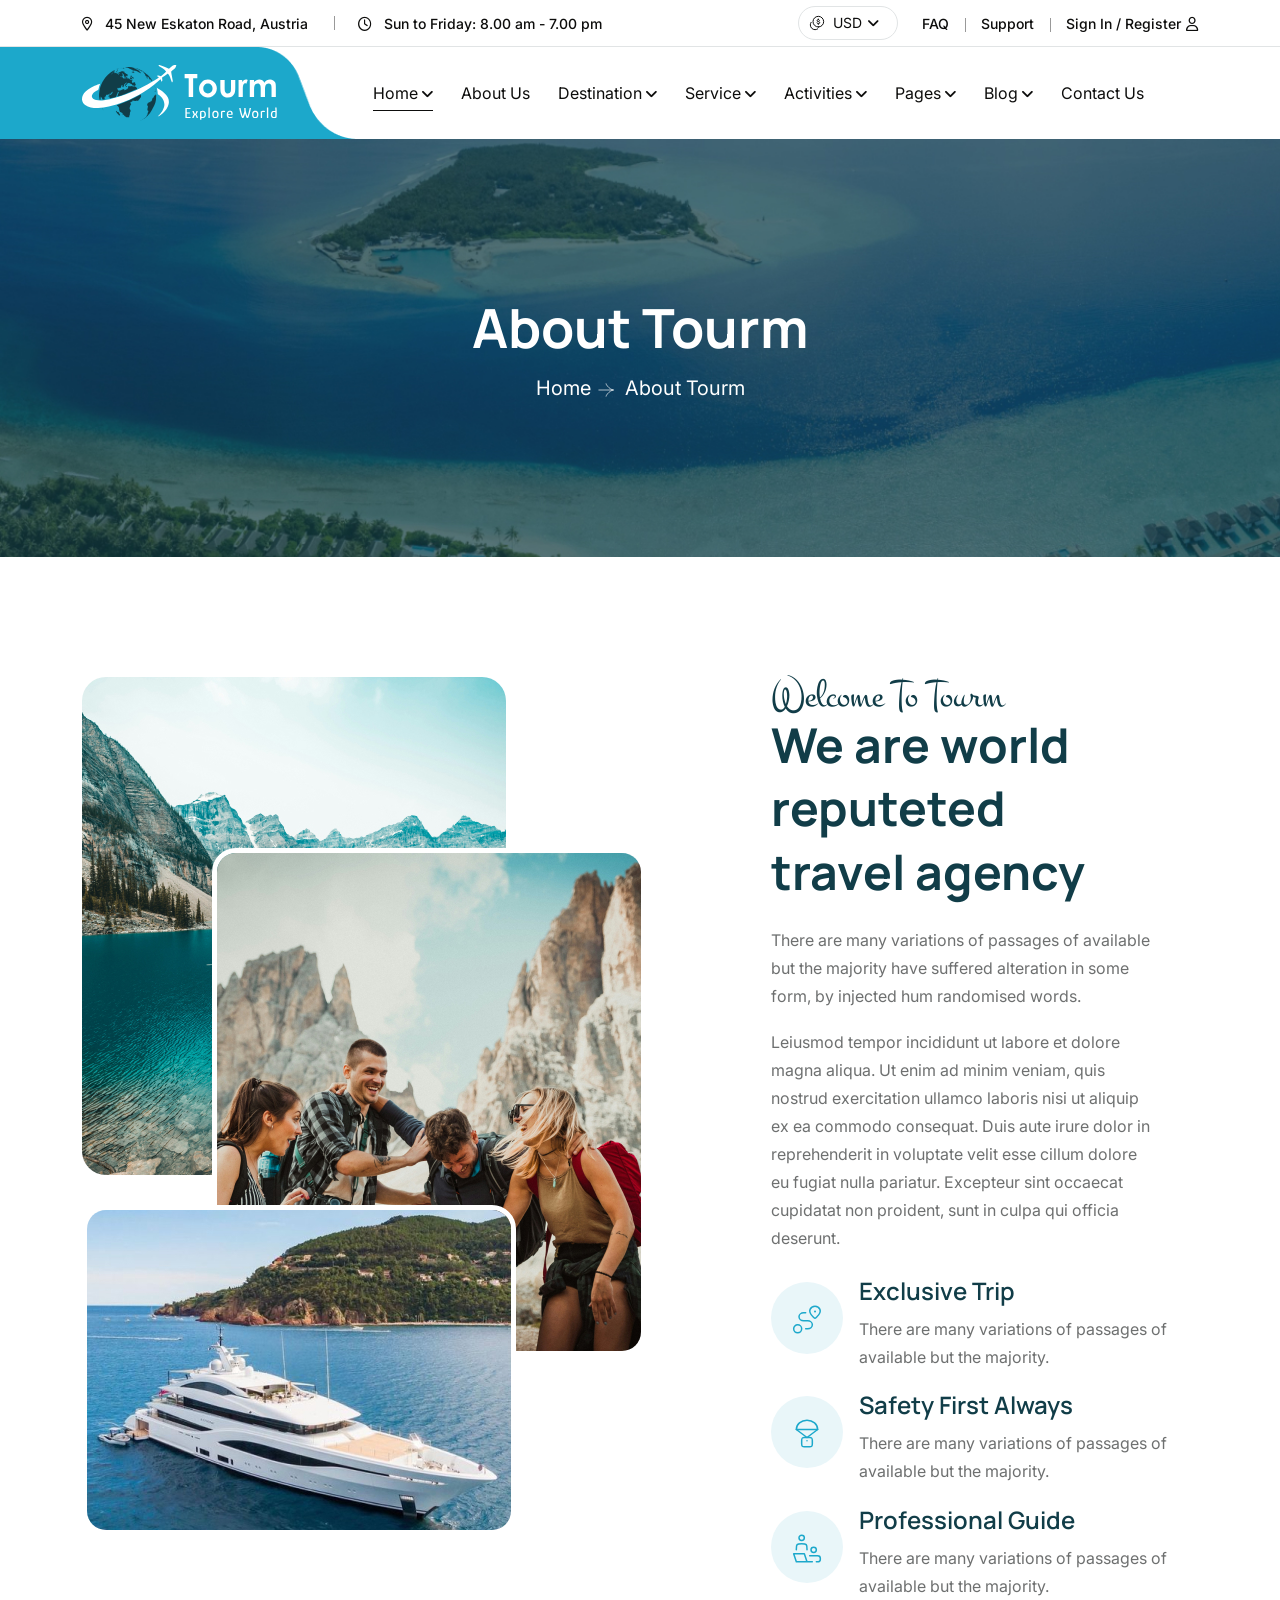
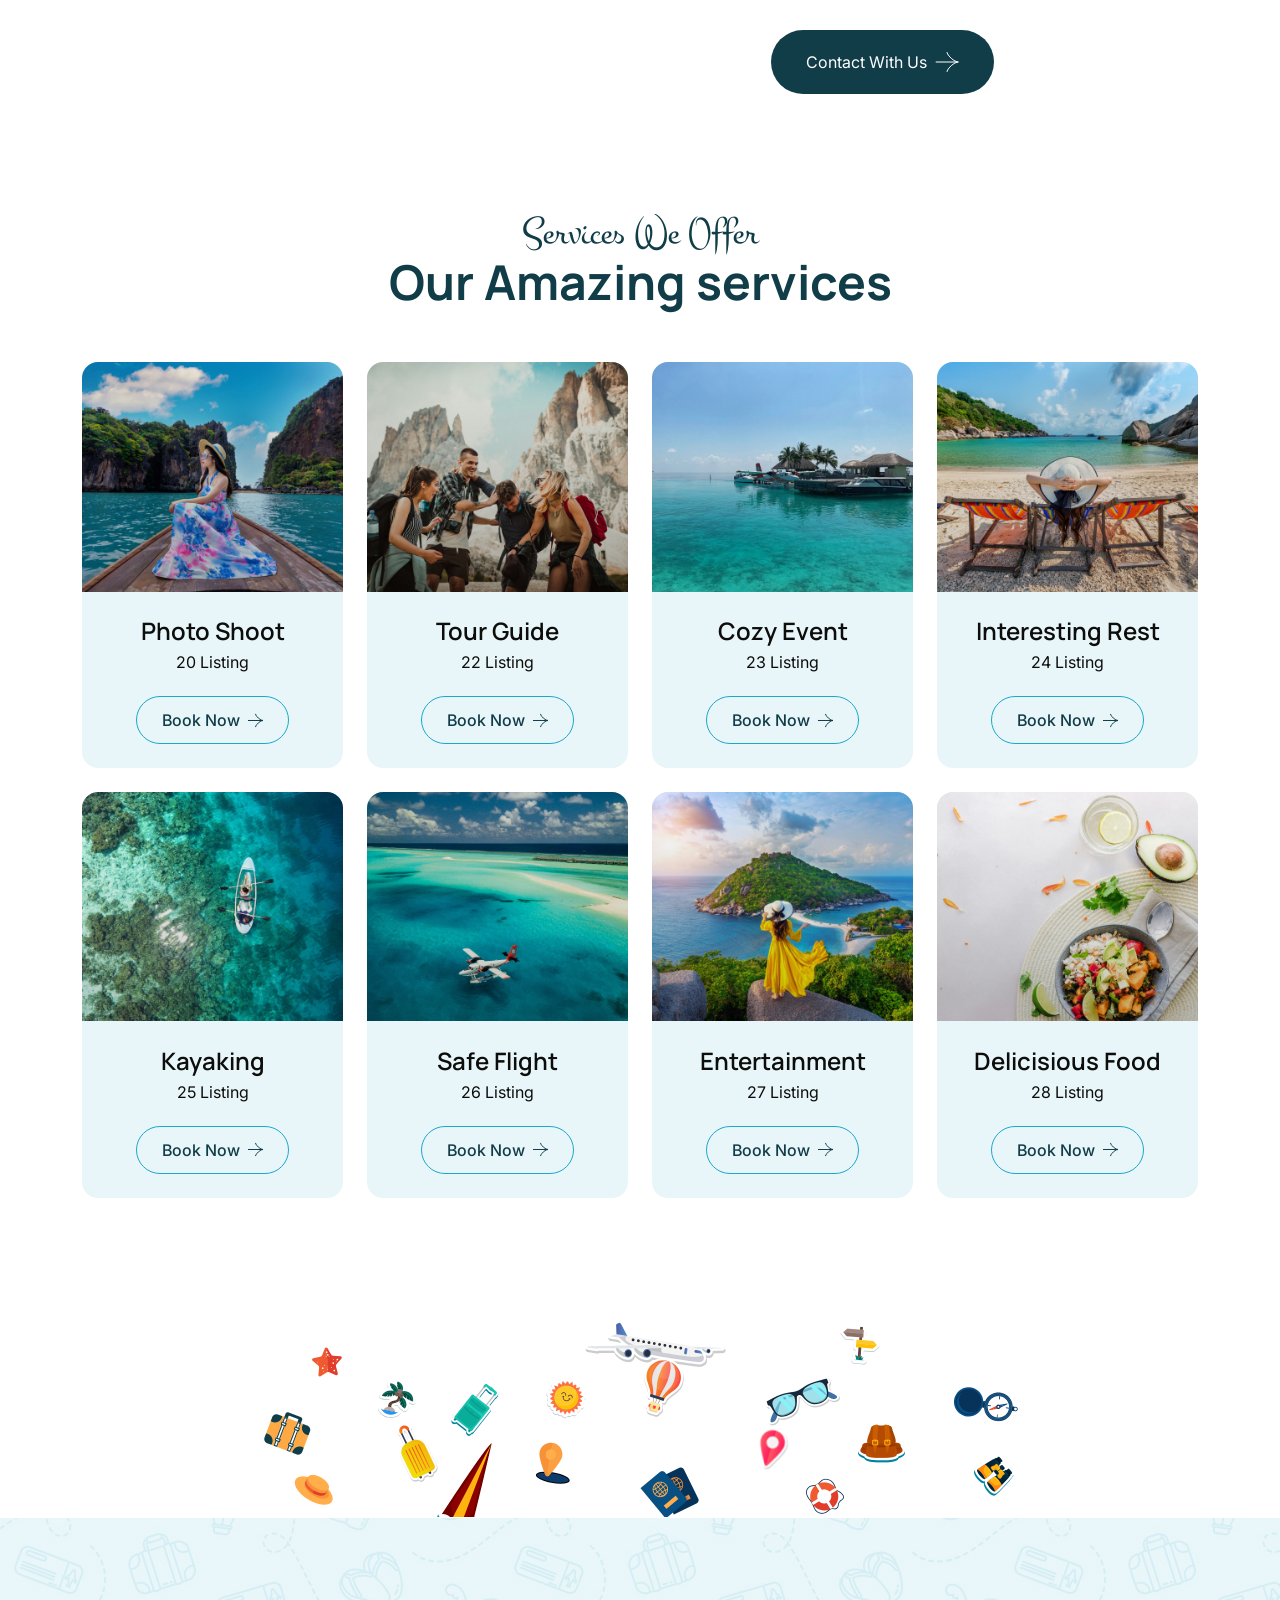
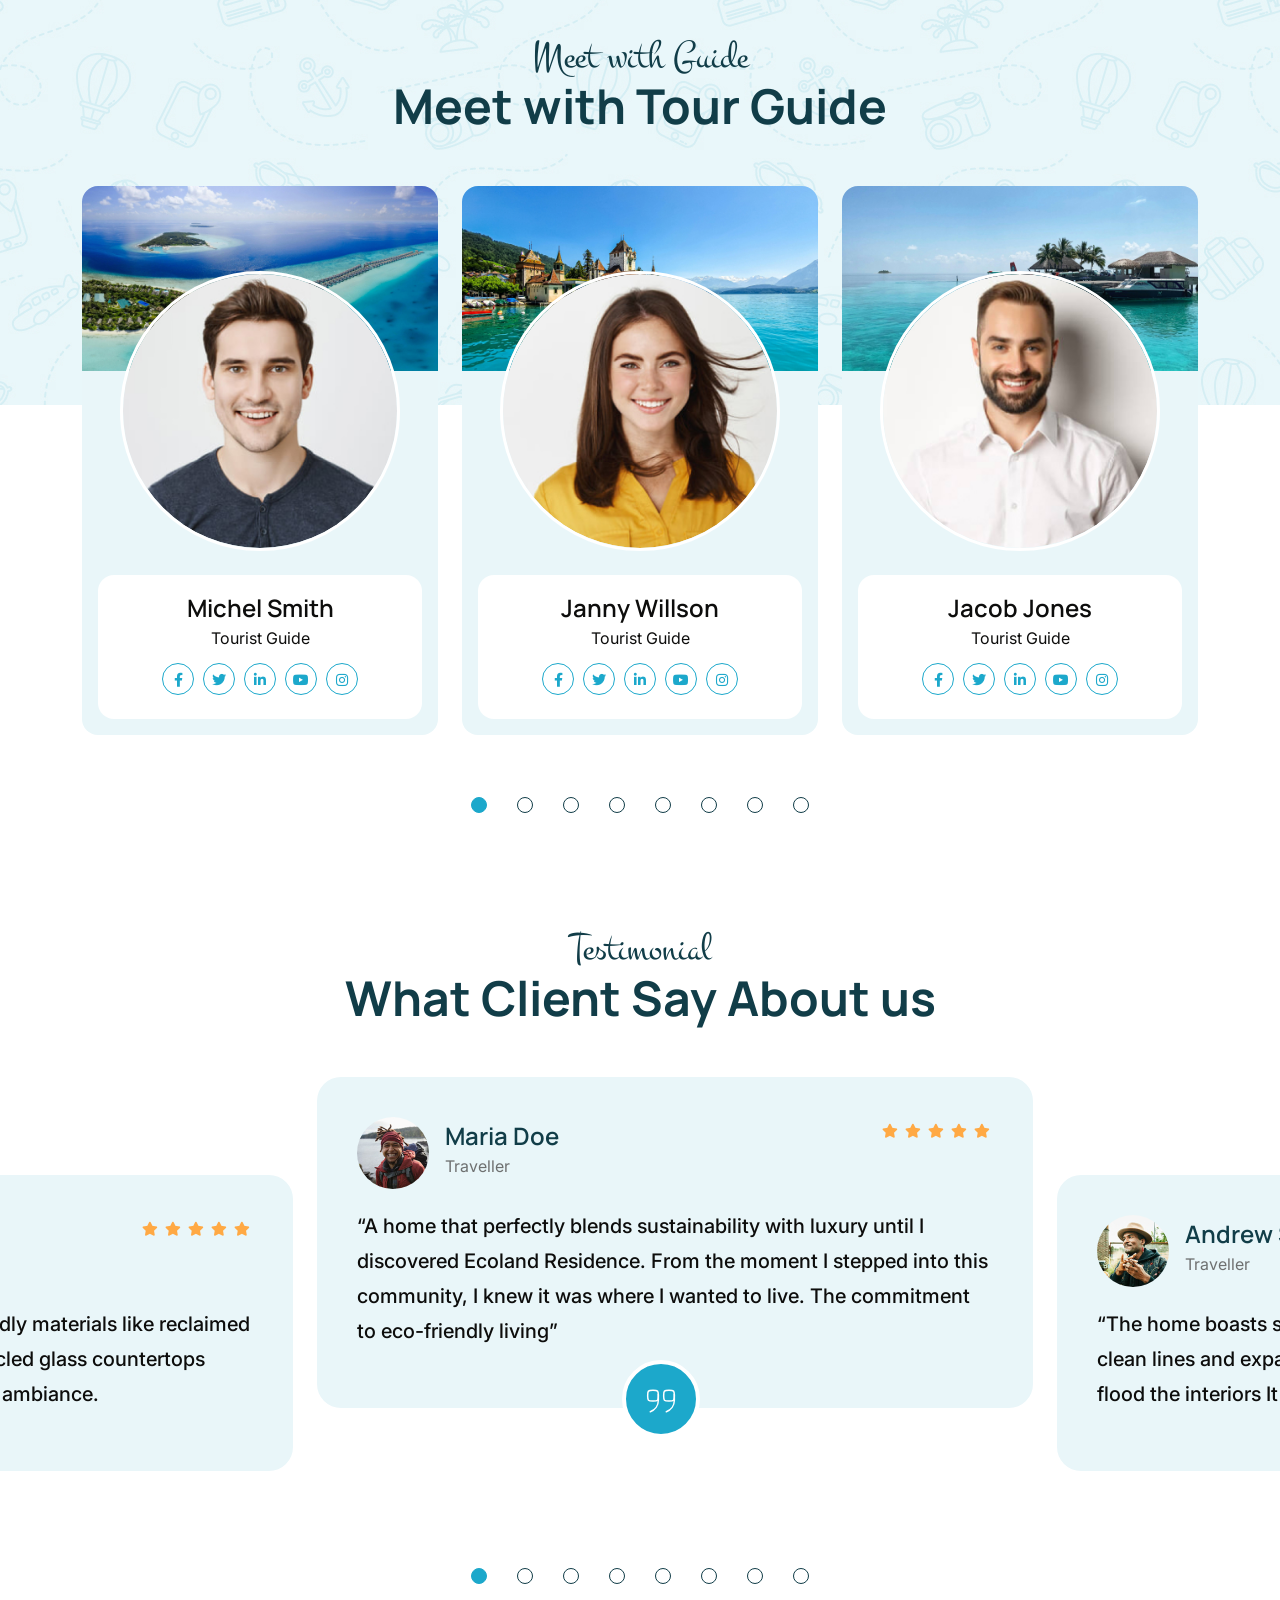
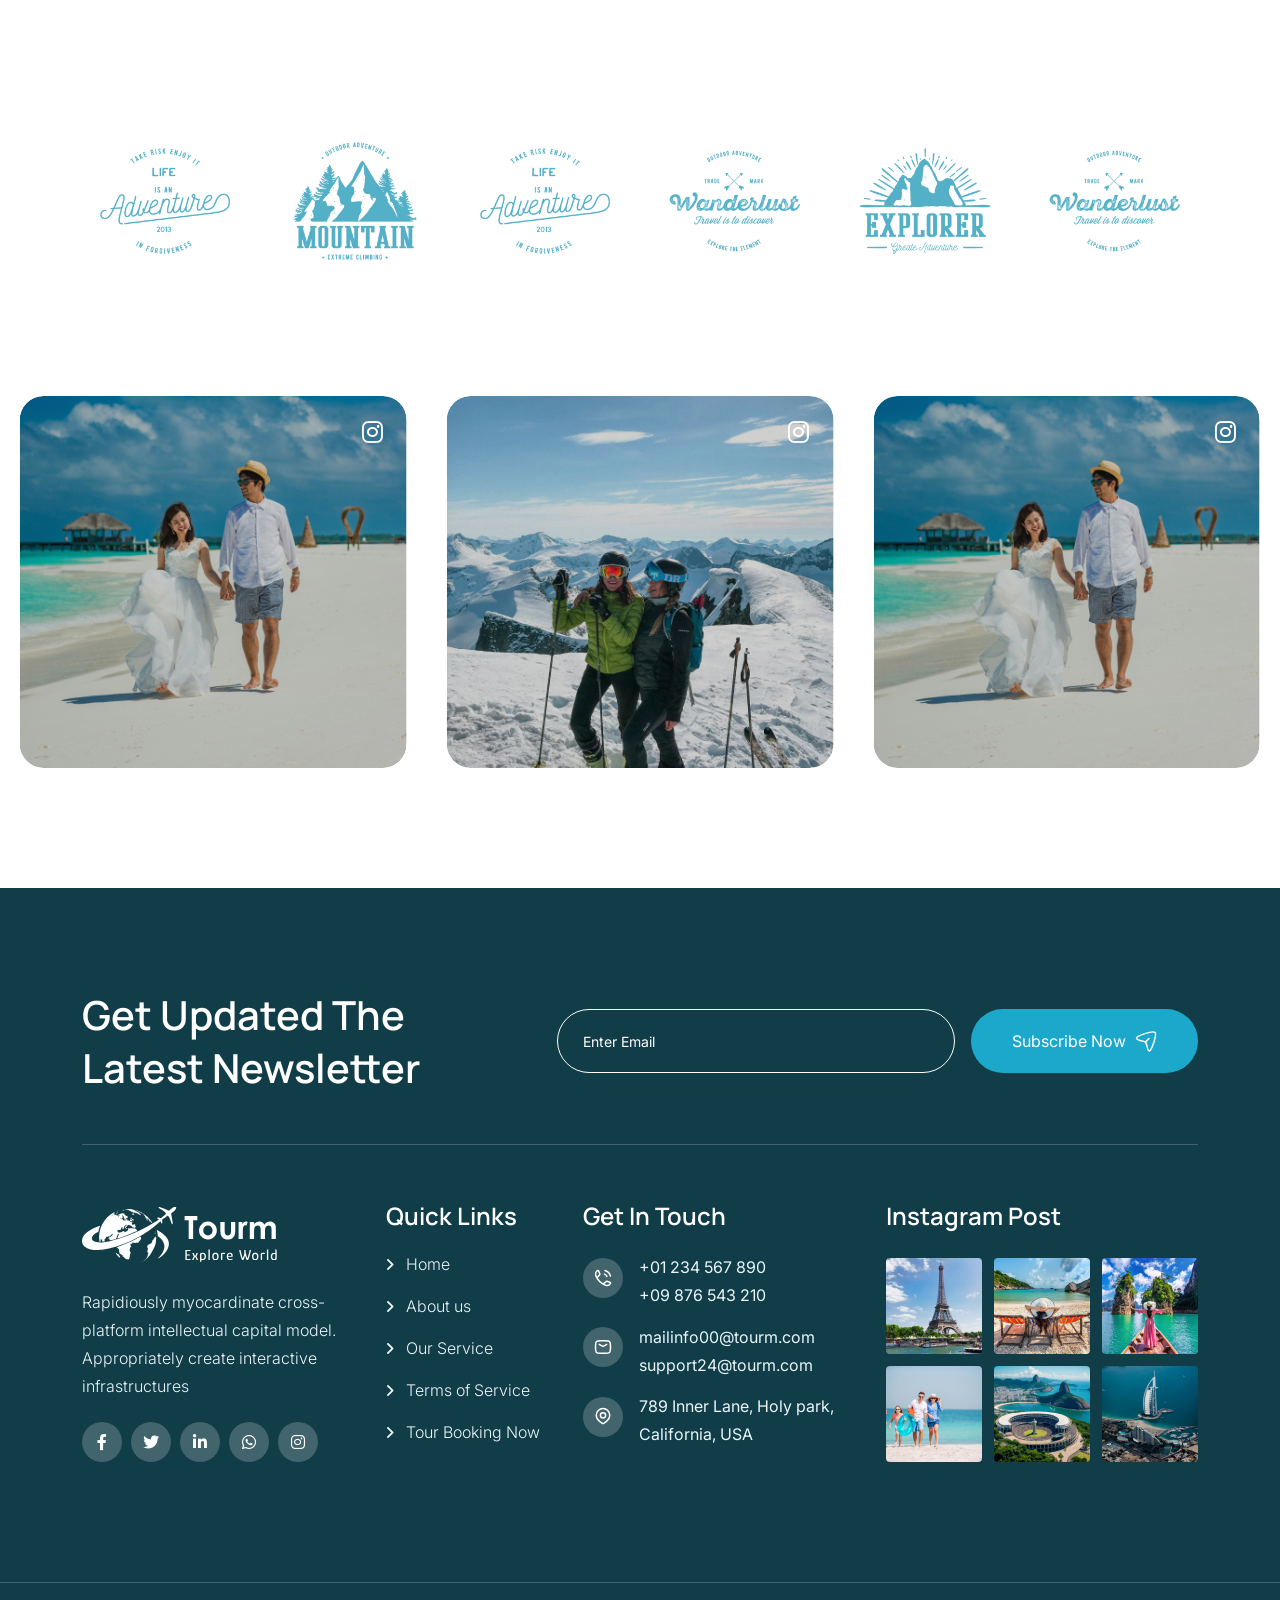
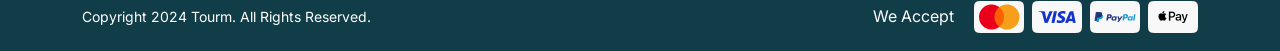
<file: developer-version/about.html>
<!doctype html>
<html class="no-js" lang="zxx">

<head>
    <meta charset="utf-8">
    <meta http-equiv="x-ua-compatible" content="ie=edge">
    <title>Tourm - Travel & Tour Booking Agency HTML Template - About Tourm</title>
    <meta name="author" content="Tourm">
    <meta name="description" content="Tourm - Travel & Tour Booking Agency HTML Template ">
    <meta name="keywords" content="Tourm - Travel & Tour Booking Agency HTML Template ">
    <meta name="robots" content="INDEX,FOLLOW">

    <!-- Mobile Specific Metas -->
    <meta name="viewport" content="width=device-width, initial-scale=1, shrink-to-fit=no">

    <!-- Favicons - Place favicon.ico in the root directory -->
    <link rel="apple-touch-icon" sizes="57x57" href="assets/img/favicons/apple-icon-57x57.png">
    <link rel="apple-touch-icon" sizes="60x60" href="assets/img/favicons/apple-icon-60x60.png">
    <link rel="apple-touch-icon" sizes="72x72" href="assets/img/favicons/apple-icon-72x72.png">
    <link rel="apple-touch-icon" sizes="76x76" href="assets/img/favicons/apple-icon-76x76.png">
    <link rel="apple-touch-icon" sizes="114x114" href="assets/img/favicons/apple-icon-114x114.png">
    <link rel="apple-touch-icon" sizes="120x120" href="assets/img/favicons/apple-icon-120x120.png">
    <link rel="apple-touch-icon" sizes="144x144" href="assets/img/favicons/apple-icon-144x144.png">
    <link rel="apple-touch-icon" sizes="152x152" href="assets/img/favicons/apple-icon-152x152.png">
    <link rel="apple-touch-icon" sizes="180x180" href="assets/img/favicons/apple-icon-180x180.png">
    <link rel="icon" type="image/png" sizes="192x192" href="assets/img/favicons/android-icon-192x192.png">
    <link rel="icon" type="image/png" sizes="32x32" href="assets/img/favicons/favicon-32x32.png">
    <link rel="icon" type="image/png" sizes="96x96" href="assets/img/favicons/favicon-96x96.png">
    <link rel="icon" type="image/png" sizes="16x16" href="assets/img/favicons/favicon-16x16.png">
    <link rel="manifest" href="assets/img/favicons/manifest.json">
    <meta name="msapplication-TileColor" content="#ffffff">
    <meta name="msapplication-TileImage" content="assets/img/favicons/ms-icon-144x144.png">
    <meta name="theme-color" content="#ffffff">

    <!--==============================
	  Google Fonts
	============================== -->
    <link rel="preconnect" href="https://fonts.googleapis.com">
    <link rel="preconnect" href="https://fonts.gstatic.com" crossorigin>
    <link rel="preconnect" href="https://fonts.googleapis.com">
    <link rel="preconnect" href="https://fonts.gstatic.com" crossorigin>
    <link href="https://fonts.googleapis.com/css2?family=Inter:wght@100..900&family=Manrope:wght@200..800&family=Montez&display=swap" rel="stylesheet">

    <!--==============================
	    All CSS File
	============================== -->
    <!-- Bootstrap -->
    <link rel="stylesheet" href="assets/css/bootstrap.min.css">
    <!-- Fontawesome Icon -->
    <link rel="stylesheet" href="assets/css/fontawesome.min.css">
    <!-- Magnific Popup -->
    <link rel="stylesheet" href="assets/css/magnific-popup.min.css">

    <!-- Swiper css -->
    <link rel="stylesheet" href="assets/css/swiper-bundle.min.css">
    <!-- Theme Custom CSS -->
    <link rel="stylesheet" href="assets/css/style.css">

</head>

<body>

    <!--[if lte IE 9]>
    	<p class="browserupgrade">You are using an <strong>outdated</strong> browser. Please <a href="https://browsehappy.com/">upgrade your browser</a> to improve your experience and security.</p>
  	<![endif]-->


    <!--********************************
   		Code Start From Here 
	******************************** -->

    <div class="magic-cursor relative z-10">
        <div class="cursor"></div>
        <div class="cursor-follower"></div>
    </div>


    <!--==============================
     Preloader
  ==============================-->
    <div id="preloader" class="preloader ">
        <button class="th-btn preloaderCls">Cancel Preloader </button>
        <div class="preloader-inner">
            <img src="assets/img/logo3.svg" alt="">
        </div>

        <div id="loader" class="th-preloader">
            <div class="animation-preloader">
                <div class="txt-loading">
                    <span preloader-text="T" class="characters">T </span>

                    <span preloader-text="O" class="characters">O </span>

                    <span preloader-text="U" class="characters">U </span>

                    <span preloader-text="R" class="characters">R </span>

                    <span preloader-text="M" class="characters">M </span>
                </div>
            </div>
        </div>

    </div> <!--==============================
    Sidemenu
============================== -->
    <div class="sidemenu-wrapper sidemenu-info ">
        <div class="sidemenu-content">
            <button class="closeButton sideMenuCls"><i class="far fa-times"></i></button>
            <div class="widget  ">
                <div class="th-widget-about">
                    <div class="about-logo">
                        <a href="home-travel.html"><img src="assets/img/logo2.svg" alt="Tourm"></a>
                    </div>
                    <p class="about-text">Rapidiously myocardinate cross-platform intellectual capital model. Appropriately create interactive infrastructures</p>
                    <div class="th-social">
                        <a href="https://www.facebook.com/"><i class="fab fa-facebook-f"></i></a>
                        <a href="https://www.twitter.com/"><i class="fab fa-twitter"></i></a>
                        <a href="https://www.linkedin.com/"><i class="fab fa-linkedin-in"></i></a>
                        <a href="https://www.whatsapp.com/"><i class="fab fa-whatsapp"></i></a>
                    </div>
                </div>
            </div>
            <div class="widget  ">
                <h3 class="widget_title">Recent Posts</h3>
                <div class="recent-post-wrap">
                    <div class="recent-post">
                        <div class="media-img">
                            <a href="blog-details.html"><img src="assets/img/blog/recent-post-1-1.jpg" alt="Blog Image"></a>
                        </div>
                        <div class="media-body">
                            <div class="recent-post-meta">
                                <a href="blog.html"><i class="far fa-calendar"></i>24 Jun , 2024</a>
                            </div>
                            <h4 class="post-title"><a class="text-inherit" href="blog-details.html">Where Vision Meets Concrete
                                    Reality</a></h4>
                        </div>
                    </div>
                    <div class="recent-post">
                        <div class="media-img">
                            <a href="blog-details.html"><img src="assets/img/blog/recent-post-1-2.jpg" alt="Blog Image"></a>
                        </div>
                        <div class="media-body">
                            <div class="recent-post-meta">
                                <a href="blog.html"><i class="far fa-calendar"></i>22 Jun , 2024</a>
                            </div>
                            <h4 class="post-title"><a class="text-inherit" href="blog-details.html">Raising the Bar in Construction.</a></h4>
                        </div>
                    </div>
                </div>
            </div>
            <div class="widget  ">
                <h3 class="widget_title">Get In Touch</h3>
                <div class="th-widget-contact">
                    <div class="info-box_text">
                        <div class="icon">
                            <img src="assets/img/icon/phone.svg" alt="img">
                        </div>
                        <div class="details">
                            <p><a href="tel:+01234567890" class="info-box_link">+01 234 567 890</a></p>
                            <p><a href="tel:+09876543210" class="info-box_link">+09 876 543 210</a></p>
                        </div>
                    </div>
                    <div class="info-box_text">
                        <div class="icon">
                            <img src="assets/img/icon/envelope.svg" alt="img">
                        </div>
                        <div class="details">
                            <p><a href="mailto:mailinfo00@tourm.com" class="info-box_link">mailinfo00@tourm.com</a></p>
                            <p><a href="mailto:support24@tourm.com" class="info-box_link">support24@tourm.com</a></p>
                        </div>
                    </div>
                    <div class="info-box_text">
                        <div class="icon"><img src="assets/img/icon/location-dot.svg" alt="img"></div>
                        <div class="details">
                            <p>789 Inner Lane, Holy park, California, USA</p>
                        </div>
                    </div>
                </div>
            </div>
        </div>
    </div>
    <div class="popup-search-box">
        <button class="searchClose"><i class="fal fa-times"></i></button>
        <form action="#">
            <input type="text" placeholder="What are you looking for?">
            <button type="submit"><i class="fal fa-search"></i></button>
        </form>
    </div><!--==============================
    Mobile Menu
  ============================== -->
    <div class="th-menu-wrapper onepage-nav">
        <div class="th-menu-area text-center">
            <button class="th-menu-toggle"><i class="fal fa-times"></i></button>
            <div class="mobile-logo">
                <a href="home-travel.html"><img src="assets/img/logo2.svg" alt="Tourm"></a>
            </div>
            <div class="th-mobile-menu">
                <ul>
                    <li class="menu-item-has-children">
                        <a class="active" href="home-travel.html">Home</a>
                        <ul class="sub-menu">
                            <li><a href="home-travel.html">Home Travel</a></li>
                            <li><a href="home-tour.html">Home Tour</a></li>
                            <li><a href="home-agency.html">Home Agency</a></li>

                        </ul>
                    </li>
                    <li><a href="about.html">About Us</a></li>
                    <li class="menu-item-has-children">
                        <a href="#">Destination</a>
                        <ul class="sub-menu">
                            <li><a href="destination.html">Destination</a></li>
                            <li><a href="destination-details.html">Destination Details</a></li>
                        </ul>
                    </li>
                    <li class="menu-item-has-children">
                        <a href="#">Service</a>
                        <ul class="sub-menu">
                            <li><a href="service.html">Services</a></li>
                            <li><a href="service-details.html">Service Details</a></li>
                        </ul>
                    </li>
                    <li class="menu-item-has-children">
                        <a href="#">Activities</a>
                        <ul class="sub-menu">
                            <li><a href="activities.html">activities</a></li>
                            <li><a href="activities-details.html">activities Details</a></li>
                        </ul>
                    </li>
                    <li class="menu-item-has-children">
                        <a href="#">Pages</a>
                        <ul class="sub-menu">
                            <li class="menu-item-has-children">
                                <a href="#">Shop</a>
                                <ul class="sub-menu">
                                    <li><a href="shop.html">Shop</a></li>
                                    <li><a href="shop-details.html">Shop Details</a></li>
                                    <li><a href="cart.html">Cart Page</a></li>
                                    <li><a href="checkout.html">Checkout</a></li>
                                    <li><a href="wishlist.html">Wishlist</a></li>
                                </ul>
                            </li>

                            <li><a href="gallery.html">Gallery</a></li>
                            <li><a href="tour.html">Our Tour</a></li>
                            <li><a href="tour-details.html">Tour Details</a></li>
                            <li><a href="tour-guide.html">Tour Guider</a></li>
                            <li><a href="tour-guider-details.html">Tour Guider Details</a></li>
                            <li><a href="faq.html">Faq Page</a></li>
                            <li><a href="price.html">Price Package</a></li>
                            <li><a href="error.html">Error Page</a></li>
                        </ul>

                    </li>
                    <li class="menu-item-has-children">
                        <a href="#">Blog</a>
                        <ul class="sub-menu">
                            <li><a href="blog.html">Blog</a></li>
                            <li><a href="blog-details.html">Blog Details</a></li>
                        </ul>
                    </li>
                    <li>
                        <a href="contact.html">Contact us</a>
                    </li>
                </ul>
            </div>
        </div>
    </div><!--==============================
	Header Area
==============================-->
    <header class="th-header header-layout1">
        <div class="header-top">
            <div class="container th-container">
                <div class="row justify-content-center justify-content-xl-between align-items-center">
                    <div class="col-auto d-none d-md-block">
                        <div class="header-links">
                            <ul>
                                <li class="d-none d-xl-inline-block"><i class="fa-sharp fa-regular  fa-location-dot"></i>
                                    <span>45 New Eskaton Road, Austria</span>
                                </li>
                                <li class="d-none d-xl-inline-block"><i class="fa-regular fa-clock"></i>
                                    <span>Sun to Friday: 8.00 am - 7.00 pm</span>
                                </li>
                            </ul>
                        </div>
                    </div>
                    <div class="col-auto">
                        <div class="header-right">
                            <div class="currency-menu">
                                <img src="assets/img/icon/dollar.svg" alt="">
                                <select class="form-select nice-select">
                                    <option selected="">USD</option>
                                    <option>CNY</option>
                                    <option>EUR</option>
                                    <option>AUD</option>
                                </select>
                            </div>
                            <div class="header-links">
                                <ul>
                                    <li class="d-none d-md-inline-block"><a href="faq.html">FAQ</a></li>
                                    <li class="d-none d-md-inline-block"><a href="contact.html">Support</a></li>
                                    <li><a href="#login-form" class="popup-content">Sign In / Register<i class="fa-regular fa-user"></i></a>
                                    </li>
                                </ul>
                            </div>
                        </div>
                    </div>
                </div>
            </div>
        </div>
        <div class="sticky-wrapper">
            <!-- Main Menu Area -->
            <div class="menu-area">
                <div class="container th-container">
                    <div class="row align-items-center justify-content-between">
                        <div class="col-auto">
                            <div class="header-logo">
                                <a href="home-travel.html"><img src="assets/img/logo.svg" alt="Tourm"></a>
                            </div>
                        </div>
                        <div class="col-auto me-xl-auto">
                            <nav class="main-menu d-none d-xl-inline-block">
                                <ul>
                                    <li class="menu-item-has-children">
                                        <a class="active" href="home-travel.html">Home</a>
                                        <ul class="sub-menu">
                                            <li><a href="home-travel.html">Home Travel</a></li>
                                            <li><a href="home-tour.html">Home Tour</a></li>
                                            <li><a href="home-agency.html">Home Agency</a></li>

                                        </ul>
                                    </li>
                                    <li><a href="about.html">About Us</a></li>
                                    <li class="menu-item-has-children">
                                        <a href="#">Destination</a>
                                        <ul class="sub-menu">
                                            <li><a href="destination.html">Destination</a></li>
                                            <li><a href="destination-details.html">Destination Details</a></li>
                                        </ul>
                                    </li>
                                    <li class="menu-item-has-children">
                                        <a href="#">Service</a>
                                        <ul class="sub-menu">
                                            <li><a href="service.html">Services</a></li>
                                            <li><a href="service-details.html">Service Details</a></li>
                                        </ul>
                                    </li>
                                    <li class="menu-item-has-children">
                                        <a href="#">Activities</a>
                                        <ul class="sub-menu">
                                            <li><a href="activities.html">activities</a></li>
                                            <li><a href="activities-details.html">activities Details</a></li>
                                        </ul>
                                    </li>
                                    <li class="menu-item-has-children">
                                        <a href="#">Pages</a>
                                        <ul class="sub-menu">
                                            <li class="menu-item-has-children">
                                                <a href="#">Shop</a>
                                                <ul class="sub-menu">
                                                    <li><a href="shop.html">Shop</a></li>
                                                    <li><a href="shop-details.html">Shop Details</a></li>
                                                    <li><a href="cart.html">Cart Page</a></li>
                                                    <li><a href="checkout.html">Checkout</a></li>
                                                    <li><a href="wishlist.html">Wishlist</a></li>
                                                </ul>
                                            </li>

                                            <li><a href="gallery.html">Gallery</a></li>
                                            <li><a href="tour.html">Our Tour</a></li>
                                            <li><a href="tour-details.html">Tour Details</a></li>
                                            <li><a href="tour-guide.html">Tour Guider</a></li>
                                            <li><a href="tour-guider-details.html">Tour Guider Details</a></li>
                                            <li><a href="faq.html">Faq Page</a></li>
                                            <li><a href="price.html">Price Package</a></li>
                                            <li><a href="error.html">Error Page</a></li>
                                        </ul>

                                    </li>
                                    <li class="menu-item-has-children">
                                        <a href="#">Blog</a>
                                        <ul class="sub-menu">
                                            <li><a href="blog.html">Blog</a></li>
                                            <li><a href="blog-details.html">Blog Details</a></li>
                                        </ul>
                                    </li>
                                    <li>
                                        <a href="contact.html">Contact us</a>
                                    </li>
                                </ul>
                            </nav>
                            <button type="button" class="th-menu-toggle d-block d-xl-none"><i class="far fa-bars"></i></button>
                        </div>
                        <div class="col-auto d-none d-xl-block">
                            <div class="header-button">
                                <a href="contact.html" class="th-btn style3 th-icon">Book Now</a>

                            </div>
                        </div>
                    </div>
                </div>
                <div class="logo-bg" data-mask-src="assets/img/logo_bg_mask.png"></div>
            </div>
        </div>
    </header>
    <!--==============================
    Breadcumb
============================== -->
    <div class="breadcumb-wrapper " data-bg-src="assets/img/bg/breadcumb-bg.jpg">
        <div class="container">
            <div class="breadcumb-content">
                <h1 class="breadcumb-title">About Tourm</h1>
                <ul class="breadcumb-menu">
                    <li><a href="home-travel.html">Home</a></li>
                    <li>About Tourm</li>
                </ul>
            </div>
        </div>
    </div><!--==============================
About Area  
==============================-->
    <div class="about-area position-relative overflow-hidden overflow-hidden space" id="about-sec">
        <div class="container">
            <div class="row">
                <div class="col-xl-7">
                    <div class="img-box3">
                        <div class="img1">
                            <img src="assets/img/normal/about_3_1.jpg" alt="About">
                        </div>
                        <div class="img2">
                            <img src="assets/img/normal/about_3_2.jpg" alt="About">
                        </div>
                        <div class="img3 movingX">
                            <img src="assets/img/normal/about_3_3.jpg" alt="About">
                        </div>
                    </div>
                </div>
                <div class="col-xl-5">
                    <div class="ps-xl-4">
                        <div class="title-area mb-20">
                            <span class="sub-title style1 ">Welcome To Tourm</span>
                            <h2 class="sec-title mb-20 pe-xl-5 me-xl-5 heading">We are world reputeted travel agency</h2>
                        </div>
                        <p class="pe-xl-5">There are many variations of passages of available but the majority have suffered alteration in some form, by injected hum randomised words.</p>
                        <p class="mb-30 pe-xl-5"> Leiusmod tempor incididunt ut labore et dolore magna aliqua. Ut enim ad minim veniam, quis nostrud exercitation ullamco laboris nisi ut aliquip ex ea commodo consequat. Duis aute irure dolor in reprehenderit in voluptate velit esse cillum dolore eu fugiat nulla pariatur. Excepteur sint occaecat cupidatat non proident, sunt in culpa qui officia deserunt.</p>
                        <div class="about-item-wrap">
                            <div class="about-item style2">
                                <div class="about-item_img"><img src="assets/img/icon/about_1_1.svg" alt=""></div>
                                <div class="about-item_centent">
                                    <h5 class="box-title">Exclusive Trip</h5>
                                    <p class="about-item_text">There are many variations of passages of available but the
                                        majority.</p>
                                </div>
                            </div>
                            <div class="about-item style2">
                                <div class="about-item_img"><img src="assets/img/icon/about_1_2.svg" alt=""></div>
                                <div class="about-item_centent">
                                    <h5 class="box-title">Safety First Always</h5>
                                    <p class="about-item_text">There are many variations of passages of available but the majority.</p>
                                </div>
                            </div>
                            <div class="about-item style2">
                                <div class="about-item_img"><img src="assets/img/icon/about_1_3.svg" alt=""></div>
                                <div class="about-item_centent">
                                    <h5 class="box-title">Professional Guide</h5>
                                    <p class="about-item_text">There are many variations of passages of available but the
                                        majority.</p>
                                </div>
                            </div>
                        </div>
                        <div class="mt-35"><a href="contact.html" class="th-btn style3 th-icon">Contact With Us</a></div>
                    </div>
                </div>
            </div>
        </div>
        <div class="shape-mockup movingX d-none d-xxl-block" data-top="4%" data-left="2%">
            <img src="assets/img/shape/shape_2_1.png" alt="shape">
        </div>
        <div class="shape-mockup jump d-none d-xxl-block" data-top="28%" data-right="5%">
            <img src="assets/img/shape/shape_2_2.png" alt="shape">
        </div>
        <div class="shape-mockup spin d-none d-xxl-block" data-bottom="18%" data-left="2%">
            <img src="assets/img/shape/shape_2_3.png" alt="shape">
        </div>
        <div class="shape-mockup movixgX d-none d-xxl-block" data-bottom="18%" data-right="2%">
            <img src="assets/img/shape/shape_2_4.png" alt="shape">
        </div>
    </div> <!--==============================
Destination Area  
==============================-->

    <section class="position-relative overflow-hidden space-bottom" id="destination-sec">
        <div class="container">
            <div class="title-area text-center">
                <span class="sub-title">Services We Offer</span>
                <h2 class="sec-title">Our Amazing services</h2>
            </div>
            <div class="row gy-4 gx-4">
                <div class="col-xl-3 col-lg-4 col-md-6">
                    <div class="destination-item th-ani">
                        <div class="destination-item_img global-img">
                            <img src="assets/img/destination/destination_4_1.jpg" alt="image">
                        </div>
                        <div class="destination-content">
                            <h3 class="box-title"><a href="contact.html">Photo Shoot</a></h3>
                            <p class="destination-text">20 Listing</p>
                            <a href="contact.html" class="th-btn style4 th-icon">Book Now</a>
                        </div>
                    </div>
                </div>

                <div class="col-xl-3 col-lg-4 col-md-6">
                    <div class="destination-item th-ani">
                        <div class="destination-item_img global-img">
                            <img src="assets/img/destination/destination_4_2.jpg" alt="image">
                        </div>
                        <div class="destination-content">
                            <h3 class="box-title"><a href="contact.html">Tour Guide</a></h3>
                            <p class="destination-text">22 Listing</p>
                            <a href="contact.html" class="th-btn style4 th-icon">Book Now</a>
                        </div>
                    </div>
                </div>

                <div class="col-xl-3 col-lg-4 col-md-6">
                    <div class="destination-item th-ani">
                        <div class="destination-item_img global-img">
                            <img src="assets/img/destination/destination_4_3.jpg" alt="image">
                        </div>
                        <div class="destination-content">
                            <h3 class="box-title"><a href="contact.html">Cozy Event</a></h3>
                            <p class="destination-text">23 Listing</p>
                            <a href="contact.html" class="th-btn style4 th-icon">Book Now</a>
                        </div>
                    </div>
                </div>

                <div class="col-xl-3 col-lg-4 col-md-6">
                    <div class="destination-item th-ani">
                        <div class="destination-item_img global-img">
                            <img src="assets/img/destination/destination_4_4.jpg" alt="image">
                        </div>
                        <div class="destination-content">
                            <h3 class="box-title"><a href="contact.html">Interesting Rest</a></h3>
                            <p class="destination-text">24 Listing</p>
                            <a href="contact.html" class="th-btn style4 th-icon">Book Now</a>
                        </div>
                    </div>
                </div>

                <div class="col-xl-3 col-lg-4 col-md-6">
                    <div class="destination-item th-ani">
                        <div class="destination-item_img global-img">
                            <img src="assets/img/destination/destination_4_5.jpg" alt="image">
                        </div>
                        <div class="destination-content">
                            <h3 class="box-title"><a href="contact.html">Kayaking</a></h3>
                            <p class="destination-text">25 Listing</p>
                            <a href="contact.html" class="th-btn style4 th-icon">Book Now</a>
                        </div>
                    </div>
                </div>

                <div class="col-xl-3 col-lg-4 col-md-6">
                    <div class="destination-item th-ani">
                        <div class="destination-item_img global-img">
                            <img src="assets/img/destination/destination_4_6.jpg" alt="image">
                        </div>
                        <div class="destination-content">
                            <h3 class="box-title"><a href="contact.html">Safe Flight</a></h3>
                            <p class="destination-text">26 Listing</p>
                            <a href="contact.html" class="th-btn style4 th-icon">Book Now</a>
                        </div>
                    </div>
                </div>

                <div class="col-xl-3 col-lg-4 col-md-6">
                    <div class="destination-item th-ani">
                        <div class="destination-item_img global-img">
                            <img src="assets/img/destination/destination_4_7.jpg" alt="image">
                        </div>
                        <div class="destination-content">
                            <h3 class="box-title"><a href="contact.html">Entertainment</a></h3>
                            <p class="destination-text">27 Listing</p>
                            <a href="contact.html" class="th-btn style4 th-icon">Book Now</a>
                        </div>
                    </div>
                </div>

                <div class="col-xl-3 col-lg-4 col-md-6">
                    <div class="destination-item th-ani">
                        <div class="destination-item_img global-img">
                            <img src="assets/img/destination/destination_4_8.jpg" alt="image">
                        </div>
                        <div class="destination-content">
                            <h3 class="box-title"><a href="contact.html">Delicisious Food</a></h3>
                            <p class="destination-text">28 Listing</p>
                            <a href="contact.html" class="th-btn style4 th-icon">Book Now</a>
                        </div>
                    </div>
                </div>

            </div>
        </div>
    </section> <!--==============================
elements Area  
==============================-->
    <div class="elements-sec bg-white overflow-hidden">
        <div class="container-fluid">
            <div class="tags-container relative"></div>
        </div>
    </div><!--==============================
Team Area  
==============================-->
    <section class="team-area3 position-relative bg-top-center space" data-bg-src="assets/img/bg/team_bg_2.jpg">
        <div class="container z-index-common">
            <div class="title-area text-center">
                <span class="sub-title">Meet with Guide</span>
                <h2 class="sec-title">Meet with Tour Guide</h2>
            </div>
            <div class="slider-area">
                <div class="swiper th-slider teamSlider3 has-shadow" id="teamSlider3" data-slider-options='{"breakpoints":{"0":{"slidesPerView":1},"576":{"slidesPerView":"1"},"768":{"slidesPerView":"2"},"992":{"slidesPerView":"3"},"1200":{"slidesPerView":"3"}}}'>
                    <div class="swiper-wrapper">
                        <!-- Single Item -->
                        <div class="swiper-slide">
                            <div class="th-team team-grid">
                                <div class="team-img">
                                    <img src="assets/img/team/team_img_1.jpg" alt="Team">
                                </div>
                                <div class="team-img2">
                                    <img src="assets/img/team/team_1_1.jpg" alt="Team">
                                </div>
                                <div class="team-content">
                                    <div class="media-body">
                                        <h3 class="box-title"><a href="tour-guider-details.html">Michel Smith</a></h3>
                                        <span class="team-desig">Tourist Guide</span>


                                        <div class="th-social">
                                            <a target="_blank" href="https://facebook.com/"><i class="fab fa-facebook-f"></i></a>
                                            <a target="_blank" href="https://twitter.com/"><i class="fab fa-twitter"></i></a>
                                            <a target="_blank" href="https://linkedin.com/"><i class="fab fa-linkedin-in"></i></a>
                                            <a target="_blank" href="https://youtube.com/"><i class="fab fa-youtube"></i></a>
                                            <a target="_blank" href="https://instagram.com/"><i class="fab fa-instagram"></i></a>
                                        </div>
                                    </div>
                                </div>
                            </div>
                        </div>

                        <!-- Single Item -->
                        <div class="swiper-slide">
                            <div class="th-team team-grid">
                                <div class="team-img">
                                    <img src="assets/img/team/team_img_2.jpg" alt="Team">
                                </div>
                                <div class="team-img2">
                                    <img src="assets/img/team/team_1_2.jpg" alt="Team">
                                </div>
                                <div class="team-content">
                                    <div class="media-body">
                                        <h3 class="box-title"><a href="tour-guider-details.html">Janny Willson</a></h3>
                                        <span class="team-desig">Tourist Guide</span>


                                        <div class="th-social">
                                            <a target="_blank" href="https://facebook.com/"><i class="fab fa-facebook-f"></i></a>
                                            <a target="_blank" href="https://twitter.com/"><i class="fab fa-twitter"></i></a>
                                            <a target="_blank" href="https://linkedin.com/"><i class="fab fa-linkedin-in"></i></a>
                                            <a target="_blank" href="https://youtube.com/"><i class="fab fa-youtube"></i></a>
                                            <a target="_blank" href="https://instagram.com/"><i class="fab fa-instagram"></i></a>
                                        </div>
                                    </div>
                                </div>
                            </div>
                        </div>

                        <!-- Single Item -->
                        <div class="swiper-slide">
                            <div class="th-team team-grid">
                                <div class="team-img">
                                    <img src="assets/img/team/team_img_3.jpg" alt="Team">
                                </div>
                                <div class="team-img2">
                                    <img src="assets/img/team/team_1_3.jpg" alt="Team">
                                </div>
                                <div class="team-content">
                                    <div class="media-body">
                                        <h3 class="box-title"><a href="tour-guider-details.html">Jacob Jones</a></h3>
                                        <span class="team-desig">Tourist Guide</span>


                                        <div class="th-social">
                                            <a target="_blank" href="https://facebook.com/"><i class="fab fa-facebook-f"></i></a>
                                            <a target="_blank" href="https://twitter.com/"><i class="fab fa-twitter"></i></a>
                                            <a target="_blank" href="https://linkedin.com/"><i class="fab fa-linkedin-in"></i></a>
                                            <a target="_blank" href="https://youtube.com/"><i class="fab fa-youtube"></i></a>
                                            <a target="_blank" href="https://instagram.com/"><i class="fab fa-instagram"></i></a>
                                        </div>
                                    </div>
                                </div>
                            </div>
                        </div>

                        <!-- Single Item -->
                        <div class="swiper-slide">
                            <div class="th-team team-grid">
                                <div class="team-img">
                                    <img src="assets/img/team/team_img_1.jpg" alt="Team">
                                </div>
                                <div class="team-img2">
                                    <img src="assets/img/team/team_1_4.jpg" alt="Team">
                                </div>
                                <div class="team-content">
                                    <div class="media-body">
                                        <h3 class="box-title"><a href="tour-guider-details.html">Maria Prova</a></h3>
                                        <span class="team-desig">Tourist Guide</span>


                                        <div class="th-social">
                                            <a target="_blank" href="https://facebook.com/"><i class="fab fa-facebook-f"></i></a>
                                            <a target="_blank" href="https://twitter.com/"><i class="fab fa-twitter"></i></a>
                                            <a target="_blank" href="https://linkedin.com/"><i class="fab fa-linkedin-in"></i></a>
                                            <a target="_blank" href="https://youtube.com/"><i class="fab fa-youtube"></i></a>
                                            <a target="_blank" href="https://instagram.com/"><i class="fab fa-instagram"></i></a>
                                        </div>
                                    </div>
                                </div>
                            </div>
                        </div>

                        <!-- Single Item -->
                        <div class="swiper-slide">
                            <div class="th-team team-grid">
                                <div class="team-img">
                                    <img src="assets/img/team/team_img_2.jpg" alt="Team">
                                </div>
                                <div class="team-img2">
                                    <img src="assets/img/team/team_1_5.jpg" alt="Team">
                                </div>
                                <div class="team-content">
                                    <div class="media-body">
                                        <h3 class="box-title"><a href="tour-guider-details.html">Rebeka Maliha</a></h3>
                                        <span class="team-desig">Tourist Guide</span>


                                        <div class="th-social">
                                            <a target="_blank" href="https://facebook.com/"><i class="fab fa-facebook-f"></i></a>
                                            <a target="_blank" href="https://twitter.com/"><i class="fab fa-twitter"></i></a>
                                            <a target="_blank" href="https://linkedin.com/"><i class="fab fa-linkedin-in"></i></a>
                                            <a target="_blank" href="https://youtube.com/"><i class="fab fa-youtube"></i></a>
                                            <a target="_blank" href="https://instagram.com/"><i class="fab fa-instagram"></i></a>
                                        </div>
                                    </div>
                                </div>
                            </div>
                        </div>

                        <!-- Single Item -->
                        <div class="swiper-slide">
                            <div class="th-team team-grid">
                                <div class="team-img">
                                    <img src="assets/img/team/team_img_3.jpg" alt="Team">
                                </div>
                                <div class="team-img2">
                                    <img src="assets/img/team/team_1_6.jpg" alt="Team">
                                </div>
                                <div class="team-content">
                                    <div class="media-body">
                                        <h3 class="box-title"><a href="tour-guider-details.html">Alif Mahmud</a></h3>
                                        <span class="team-desig">Tourist Guide</span>


                                        <div class="th-social">
                                            <a target="_blank" href="https://facebook.com/"><i class="fab fa-facebook-f"></i></a>
                                            <a target="_blank" href="https://twitter.com/"><i class="fab fa-twitter"></i></a>
                                            <a target="_blank" href="https://linkedin.com/"><i class="fab fa-linkedin-in"></i></a>
                                            <a target="_blank" href="https://youtube.com/"><i class="fab fa-youtube"></i></a>
                                            <a target="_blank" href="https://instagram.com/"><i class="fab fa-instagram"></i></a>
                                        </div>
                                    </div>
                                </div>
                            </div>
                        </div>

                        <!-- Single Item -->
                        <div class="swiper-slide">
                            <div class="th-team team-grid">
                                <div class="team-img">
                                    <img src="assets/img/team/team_img_1.jpg" alt="Team">
                                </div>
                                <div class="team-img2">
                                    <img src="assets/img/team/team_1_3.jpg" alt="Team">
                                </div>
                                <div class="team-content">
                                    <div class="media-body">
                                        <h3 class="box-title"><a href="tour-guider-details.html">Guy Hawkins</a></h3>
                                        <span class="team-desig">Tourist Guide</span>


                                        <div class="th-social">
                                            <a target="_blank" href="https://facebook.com/"><i class="fab fa-facebook-f"></i></a>
                                            <a target="_blank" href="https://twitter.com/"><i class="fab fa-twitter"></i></a>
                                            <a target="_blank" href="https://linkedin.com/"><i class="fab fa-linkedin-in"></i></a>
                                            <a target="_blank" href="https://youtube.com/"><i class="fab fa-youtube"></i></a>
                                            <a target="_blank" href="https://instagram.com/"><i class="fab fa-instagram"></i></a>
                                        </div>
                                    </div>
                                </div>
                            </div>
                        </div>

                        <!-- Single Item -->
                        <div class="swiper-slide">
                            <div class="th-team team-grid">
                                <div class="team-img">
                                    <img src="assets/img/team/team_img_2.jpg" alt="Team">
                                </div>
                                <div class="team-img2">
                                    <img src="assets/img/team/team_1_4.jpg" alt="Team">
                                </div>
                                <div class="team-content">
                                    <div class="media-body">
                                        <h3 class="box-title"><a href="tour-guider-details.html">Jenny Wilson</a></h3>
                                        <span class="team-desig">Tourist Guide</span>


                                        <div class="th-social">
                                            <a target="_blank" href="https://facebook.com/"><i class="fab fa-facebook-f"></i></a>
                                            <a target="_blank" href="https://twitter.com/"><i class="fab fa-twitter"></i></a>
                                            <a target="_blank" href="https://linkedin.com/"><i class="fab fa-linkedin-in"></i></a>
                                            <a target="_blank" href="https://youtube.com/"><i class="fab fa-youtube"></i></a>
                                            <a target="_blank" href="https://instagram.com/"><i class="fab fa-instagram"></i></a>
                                        </div>
                                    </div>
                                </div>
                            </div>
                        </div>

                    </div>

                    <div class="slider-pagination"></div>

                </div>
                <button data-slider-prev="#teamSlider3" class="slider-arrow slider-prev"><img src="assets/img/icon/right-arrow2.svg" alt=""></button>
                <button data-slider-next="#teamSlider3" class="slider-arrow slider-next"><img src="assets/img/icon/left-arrow2.svg" alt=""></button>
            </div>
        </div>
    </section><!--==============================
Testimonial Area  
==============================-->
    <section class="testi-area overflow-hidden space-bottom" id="testi-sec">
        <div class="container-fluid p-0">
            <div class="title-area mb-20 text-center">
                <span class="sub-title">Testimonial</span>
                <h2 class="sec-title">What Client Say About us</h2>
            </div>
            <div class="slider-area">
                <div class="swiper th-slider testiSlider1 has-shadow" id="testiSlider1" data-slider-options='{"breakpoints":{"0":{"slidesPerView":1},"767":{"slidesPerView":"2","centeredSlides":"true"},"992":{"slidesPerView":"2","centeredSlides":"true"},"1200":{"slidesPerView":"2","centeredSlides":"true"},"1400":{"slidesPerView":"3","centeredSlides":"true"}}}'>
                    <div class="swiper-wrapper">
                        <div class="swiper-slide">
                            <div class="testi-card">
                                <div class="testi-card_wrapper">
                                    <div class="testi-card_profile">
                                        <div class="testi-card_avater">
                                            <img src="assets/img/testimonial/testi_1_1.jpg" alt="testimonial">
                                        </div>
                                        <div class="media-body">
                                            <h3 class="box-title">Maria Doe</h3>
                                            <span class="testi-card_desig">Traveller</span>
                                        </div>
                                    </div>
                                    <div class="testi-card_review">
                                        <i class="fa-solid fa-star"></i>
                                        <i class="fa-solid fa-star"></i>
                                        <i class="fa-solid fa-star"></i>
                                        <i class="fa-solid fa-star"></i>
                                        <i class="fa-solid fa-star"></i>
                                    </div>
                                </div>

                                <p class="testi-card_text">“A home that perfectly blends sustainability with luxury until I discovered Ecoland Residence. From the moment I stepped into this community, I knew it was where I wanted to live. The commitment to eco-friendly living”</p>
                                <div class="testi-card-quote">
                                    <img src="assets/img/icon/testi-quote.svg" alt="img">
                                </div>
                            </div>
                        </div>
                        <div class="swiper-slide">
                            <div class="testi-card">
                                <div class="testi-card_wrapper">
                                    <div class="testi-card_profile">
                                        <div class="testi-card_avater">
                                            <img src="assets/img/testimonial/testi_1_2.jpg" alt="testimonial">
                                        </div>
                                        <div class="media-body">
                                            <h3 class="box-title">Andrew Simon</h3>
                                            <span class="testi-card_desig">Traveller</span>
                                        </div>
                                    </div>
                                    <div class="testi-card_review">
                                        <i class="fa-solid fa-star"></i>
                                        <i class="fa-solid fa-star"></i>
                                        <i class="fa-solid fa-star"></i>
                                        <i class="fa-solid fa-star"></i>
                                        <i class="fa-solid fa-star"></i>
                                    </div>
                                </div>

                                <p class="testi-card_text">“The home boasts sleek, contemporary architecture with clean lines and expansive windows, allowing natural light to flood the interiors It incorporates passive design principles”</p>
                                <div class="testi-card-quote">
                                    <img src="assets/img/icon/testi-quote.svg" alt="img">
                                </div>
                            </div>
                        </div>
                        <div class="swiper-slide">
                            <div class="testi-card">
                                <div class="testi-card_wrapper">
                                    <div class="testi-card_profile">
                                        <div class="testi-card_avater">
                                            <img src="assets/img/testimonial/testi_1_1.jpg" alt="testimonial">
                                        </div>
                                        <div class="media-body">
                                            <h3 class="box-title">Alex Jordan</h3>
                                            <span class="testi-card_desig">Traveller</span>
                                        </div>
                                    </div>
                                    <div class="testi-card_review">
                                        <i class="fa-solid fa-star"></i>
                                        <i class="fa-solid fa-star"></i>
                                        <i class="fa-solid fa-star"></i>
                                        <i class="fa-solid fa-star"></i>
                                        <i class="fa-solid fa-star"></i>
                                    </div>
                                </div>

                                <p class="testi-card_text">“Solar panels adorn the roof, harnessing renewable energy to power the home and even feed excess electricity back into the grid. High-performance insulation and triple-glazed”</p>
                                <div class="testi-card-quote">
                                    <img src="assets/img/icon/testi-quote.svg" alt="img">
                                </div>
                            </div>
                        </div>
                        <div class="swiper-slide">
                            <div class="testi-card">
                                <div class="testi-card_wrapper">
                                    <div class="testi-card_profile">
                                        <div class="testi-card_avater">
                                            <img src="assets/img/testimonial/testi_1_2.jpg" alt="testimonial">
                                        </div>
                                        <div class="media-body">
                                            <h3 class="box-title">Maria Doe</h3>
                                            <span class="testi-card_desig">Traveller</span>
                                        </div>
                                    </div>
                                    <div class="testi-card_review">
                                        <i class="fa-solid fa-star"></i>
                                        <i class="fa-solid fa-star"></i>
                                        <i class="fa-solid fa-star"></i>
                                        <i class="fa-solid fa-star"></i>
                                        <i class="fa-solid fa-star"></i>
                                    </div>
                                </div>

                                <p class="testi-card_text">A sophisticated rainwater harvesting system collects and filters rainwater for irrigation and non-potable uses, reducing reliance on municipal water sources. Greywater systems</p>
                                <div class="testi-card-quote">
                                    <img src="assets/img/icon/testi-quote.svg" alt="img">
                                </div>
                            </div>
                        </div>
                        <div class="swiper-slide">
                            <div class="testi-card">
                                <div class="testi-card_wrapper">
                                    <div class="testi-card_profile">
                                        <div class="testi-card_avater">
                                            <img src="assets/img/testimonial/testi_1_1.jpg" alt="testimonial">
                                        </div>
                                        <div class="media-body">
                                            <h3 class="box-title">Angelina Rose</h3>
                                            <span class="testi-card_desig">Traveller</span>
                                        </div>
                                    </div>
                                    <div class="testi-card_review">
                                        <i class="fa-solid fa-star"></i>
                                        <i class="fa-solid fa-star"></i>
                                        <i class="fa-solid fa-star"></i>
                                        <i class="fa-solid fa-star"></i>
                                        <i class="fa-solid fa-star"></i>
                                    </div>
                                </div>

                                <p class="testi-card_text">Throughout the interior, eco-friendly materials like reclaimed wood, bamboo flooring, and recycled glass countertops create a luxurious yet sustainable ambiance.</p>
                                <div class="testi-card-quote">
                                    <img src="assets/img/icon/testi-quote.svg" alt="img">
                                </div>
                            </div>
                        </div>
                        <div class="swiper-slide">
                            <div class="testi-card">
                                <div class="testi-card_wrapper">
                                    <div class="testi-card_profile">
                                        <div class="testi-card_avater">
                                            <img src="assets/img/testimonial/testi_1_1.jpg" alt="testimonial">
                                        </div>
                                        <div class="media-body">
                                            <h3 class="box-title">Maria Doe</h3>
                                            <span class="testi-card_desig">Traveller</span>
                                        </div>
                                    </div>
                                    <div class="testi-card_review">
                                        <i class="fa-solid fa-star"></i>
                                        <i class="fa-solid fa-star"></i>
                                        <i class="fa-solid fa-star"></i>
                                        <i class="fa-solid fa-star"></i>
                                        <i class="fa-solid fa-star"></i>
                                    </div>
                                </div>

                                <p class="testi-card_text">“A home that perfectly blends sustainability with luxury until I discovered Ecoland Residence. From the moment I stepped into this community, I knew it was where I wanted to live. The commitment to eco-friendly living”</p>
                                <div class="testi-card-quote">
                                    <img src="assets/img/icon/testi-quote.svg" alt="img">
                                </div>
                            </div>
                        </div>
                        <div class="swiper-slide">
                            <div class="testi-card">
                                <div class="testi-card_wrapper">
                                    <div class="testi-card_profile">
                                        <div class="testi-card_avater">
                                            <img src="assets/img/testimonial/testi_1_2.jpg" alt="testimonial">
                                        </div>
                                        <div class="media-body">
                                            <h3 class="box-title">Andrew Simon</h3>
                                            <span class="testi-card_desig">Traveller</span>
                                        </div>
                                    </div>
                                    <div class="testi-card_review">
                                        <i class="fa-solid fa-star"></i>
                                        <i class="fa-solid fa-star"></i>
                                        <i class="fa-solid fa-star"></i>
                                        <i class="fa-solid fa-star"></i>
                                        <i class="fa-solid fa-star"></i>
                                    </div>
                                </div>

                                <p class="testi-card_text">A sophisticated rainwater harvesting system collects and filters rainwater for irrigation and non-potable uses, reducing reliance on municipal water sources. Greywater systems</p>
                                <div class="testi-card-quote">
                                    <img src="assets/img/icon/testi-quote.svg" alt="img">
                                </div>
                            </div>
                        </div>
                        <div class="swiper-slide">
                            <div class="testi-card">
                                <div class="testi-card_wrapper">
                                    <div class="testi-card_profile">
                                        <div class="testi-card_avater">
                                            <img src="assets/img/testimonial/testi_1_1.jpg" alt="testimonial">
                                        </div>
                                        <div class="media-body">
                                            <h3 class="box-title">Alex Jordan</h3>
                                            <span class="testi-card_desig">Traveller</span>
                                        </div>
                                    </div>
                                    <div class="testi-card_review">
                                        <i class="fa-solid fa-star"></i>
                                        <i class="fa-solid fa-star"></i>
                                        <i class="fa-solid fa-star"></i>
                                        <i class="fa-solid fa-star"></i>
                                        <i class="fa-solid fa-star"></i>
                                    </div>
                                </div>

                                <p class="testi-card_text">Throughout the interior, eco-friendly materials like reclaimed wood, bamboo flooring, and recycled glass countertops create a luxurious yet sustainable ambiance.</p>
                                <div class="testi-card-quote">
                                    <img src="assets/img/icon/testi-quote.svg" alt="img">
                                </div>
                            </div>
                        </div>

                    </div>
                    <div class="slider-pagination"></div>
                </div>
            </div>
        </div>
        <div class="shape-mockup d-none d-xl-block" data-bottom="-2%" data-right="0%">
            <img src="assets/img/shape/line2.png" alt="shape">
        </div>
        <div class="shape-mockup movingX d-none d-xl-block" data-top="30%" data-left="5%">
            <img src="assets/img/shape/shape_7.png" alt="shape">
        </div>
    </section><!--==============================
Brand Area  
==============================-->
    <div class="brand-area overflow-hidden ">
        <div class="container th-container">
            <div class="swiper th-slider brandSlider1" id="brandSlider1" data-slider-options='{"breakpoints":{"0":{"slidesPerView":1},"576":{"slidesPerView":"2"},"768":{"slidesPerView":"3"},"992":{"slidesPerView":"3"},"1200":{"slidesPerView":"6"},"1400":{"slidesPerView":"8"}}}'>
                <div class="swiper-wrapper">

                    <div class="swiper-slide">
                        <div class="brand-box">
                            <a href="">
                                <img class="original" src="assets/img/brand/brand_1_1.svg" alt="Brand Logo">
                                <img class="gray" src="assets/img/brand/brand_1_1.svg" alt="Brand Logo">
                            </a>
                        </div>
                    </div>
                    <div class="swiper-slide">
                        <div class="brand-box">
                            <a href="">
                                <img class="original" src="assets/img/brand/brand_1_2.svg" alt="Brand Logo">
                                <img class="gray" src="assets/img/brand/brand_1_2.svg" alt="Brand Logo">
                            </a>
                        </div>
                    </div>
                    <div class="swiper-slide">
                        <div class="brand-box">
                            <a href="">
                                <img class="original" src="assets/img/brand/brand_1_3.svg" alt="Brand Logo">
                                <img class="gray" src="assets/img/brand/brand_1_3.svg" alt="Brand Logo">
                            </a>
                        </div>
                    </div>
                    <div class="swiper-slide">
                        <div class="brand-box">
                            <a href="">
                                <img class="original" src="assets/img/brand/brand_1_4.svg" alt="Brand Logo">
                                <img class="gray" src="assets/img/brand/brand_1_4.svg" alt="Brand Logo">
                            </a>
                        </div>
                    </div>
                    <div class="swiper-slide">
                        <div class="brand-box">
                            <a href="">
                                <img class="original" src="assets/img/brand/brand_1_5.svg" alt="Brand Logo">
                                <img class="gray" src="assets/img/brand/brand_1_5.svg" alt="Brand Logo">
                            </a>
                        </div>
                    </div>
                    <div class="swiper-slide">
                        <div class="brand-box">
                            <a href="">
                                <img class="original" src="assets/img/brand/brand_1_6.svg" alt="Brand Logo">
                                <img class="gray" src="assets/img/brand/brand_1_6.svg" alt="Brand Logo">
                            </a>
                        </div>
                    </div>
                    <div class="swiper-slide">
                        <div class="brand-box">
                            <a href="">
                                <img class="original" src="assets/img/brand/brand_1_7.svg" alt="Brand Logo">
                                <img class="gray" src="assets/img/brand/brand_1_7.svg" alt="Brand Logo">
                            </a>
                        </div>
                    </div>
                    <div class="swiper-slide">
                        <div class="brand-box">
                            <a href="">
                                <img class="original" src="assets/img/brand/brand_1_8.svg" alt="Brand Logo">
                                <img class="gray" src="assets/img/brand/brand_1_8.svg" alt="Brand Logo">
                            </a>
                        </div>
                    </div>
                    <div class="swiper-slide">
                        <div class="brand-box">
                            <a href="">
                                <img class="original" src="assets/img/brand/brand_1_4.svg" alt="Brand Logo">
                                <img class="gray" src="assets/img/brand/brand_1_4.svg" alt="Brand Logo">
                            </a>
                        </div>
                    </div>
                    <div class="swiper-slide">
                        <div class="brand-box">
                            <a href="">
                                <img class="original" src="assets/img/brand/brand_1_3.svg" alt="Brand Logo">
                                <img class="gray" src="assets/img/brand/brand_1_3.svg" alt="Brand Logo">
                            </a>
                        </div>
                    </div>
                    <div class="swiper-slide">
                        <div class="brand-box">
                            <a href="">
                                <img class="original" src="assets/img/brand/brand_1_2.svg" alt="Brand Logo">
                                <img class="gray" src="assets/img/brand/brand_1_2.svg" alt="Brand Logo">
                            </a>
                        </div>
                    </div>
                    <div class="swiper-slide">
                        <div class="brand-box">
                            <a href="">
                                <img class="original" src="assets/img/brand/brand_1_1.svg" alt="Brand Logo">
                                <img class="gray" src="assets/img/brand/brand_1_1.svg" alt="Brand Logo">
                            </a>
                        </div>
                    </div>

                </div>

            </div>
        </div>
    </div><!--==============================
gallery-thumb Area  
==============================-->
    <div class="sidebar-gallery-area space">
        <div class="container-fluid">
            <div class="slider-area">
                <div class="swiper th-slider has-shadow" data-slider-options='{"centeredSlides":"true","breakpoints":{"0":{"slidesPerView":1},"576":{"slidesPerView":"2"},"768":{"slidesPerView":"2"},"992":{"slidesPerView":"3"},"1200":{"slidesPerView":"3"},"1300":{"slidesPerView":"4"}}}'>
                    <div class="swiper-wrapper">
                        <div class="swiper-slide">
                            <div class="gallery-thumb style2 global-img">
                                <img src="assets/img/gallery/gallery_4_1.jpg" alt="Gallery Image">
                                <a target="_blank" href="https://www.instagram.com/" class="gallery-btn"><i class="fab fa-instagram"></i></a>
                            </div>
                        </div>
                        <div class="swiper-slide">
                            <div class="gallery-thumb style2 global-img">
                                <img src="assets/img/gallery/gallery_4_2.jpg" alt="Gallery Image">
                                <a target="_blank" href="https://www.instagram.com/" class="gallery-btn"><i class="fab fa-instagram"></i></a>
                            </div>
                        </div>
                        <div class="swiper-slide">
                            <div class="gallery-thumb style2 global-img">
                                <img src="assets/img/gallery/gallery_4_3.jpg" alt="Gallery Image">
                                <a target="_blank" href="https://www.instagram.com/" class="gallery-btn"><i class="fab fa-instagram"></i></a>
                            </div>
                        </div>
                        <div class="swiper-slide">
                            <div class="gallery-thumb style2 global-img">
                                <img src="assets/img/gallery/gallery_4_4.jpg" alt="Gallery Image">
                                <a target="_blank" href="https://www.instagram.com/" class="gallery-btn"><i class="fab fa-instagram"></i></a>
                            </div>
                        </div>
                        <div class="swiper-slide">
                            <div class="gallery-thumb style2 global-img">
                                <img src="assets/img/gallery/gallery_4_5.jpg" alt="Gallery Image">
                                <a target="_blank" href="https://www.instagram.com/" class="gallery-btn"><i class="fab fa-instagram"></i></a>
                            </div>
                        </div>
                        <div class="swiper-slide">
                            <div class="gallery-thumb style2 global-img">
                                <img src="assets/img/gallery/gallery_4_1.jpg" alt="Gallery Image">
                                <a target="_blank" href="https://www.instagram.com/" class="gallery-btn"><i class="fab fa-instagram"></i></a>
                            </div>
                        </div>
                        <div class="swiper-slide">
                            <div class="gallery-thumb style2 global-img">
                                <img src="assets/img/gallery/gallery_4_2.jpg" alt="Gallery Image">
                                <a target="_blank" href="https://www.instagram.com/" class="gallery-btn"><i class="fab fa-instagram"></i></a>
                            </div>
                        </div>
                        <div class="swiper-slide">
                            <div class="gallery-thumb style2 global-img">
                                <img src="assets/img/gallery/gallery_4_3.jpg" alt="Gallery Image">
                                <a target="_blank" href="https://www.instagram.com/" class="gallery-btn"><i class="fab fa-instagram"></i></a>
                            </div>
                        </div>
                        <div class="swiper-slide">
                            <div class="gallery-thumb style2 global-img">
                                <img src="assets/img/gallery/gallery_4_4.jpg" alt="Gallery Image">
                                <a target="_blank" href="https://www.instagram.com/" class="gallery-btn"><i class="fab fa-instagram"></i></a>
                            </div>
                        </div>
                        <div class="swiper-slide">
                            <div class="gallery-thumb style2 global-img">
                                <img src="assets/img/gallery/gallery_4_5.jpg" alt="Gallery Image">
                                <a target="_blank" href="https://www.instagram.com/" class="gallery-btn"><i class="fab fa-instagram"></i></a>
                            </div>
                        </div>
                        <div class="swiper-slide">
                            <div class="gallery-thumb style2 global-img">
                                <img src="assets/img/gallery/gallery_4_2.jpg" alt="Gallery Image">
                                <a target="_blank" href="https://www.instagram.com/" class="gallery-btn"><i class="fab fa-instagram"></i></a>
                            </div>
                        </div>

                    </div>
                </div>
            </div>
        </div>
    </div><!--==============================
	Footer Area
==============================-->
    <footer class="footer-wrapper bg-title footer-layout2">
        <div class="widget-area">
            <div class="container">
                <div class="newsletter-area">
                    <div class="newsletter-top">
                        <div class="row gy-4 align-items-center">
                            <div class="col-lg-5">
                                <h2 class="newsletter-title text-white text-capitalize mb-0">get updated the latest
                                    newsletter</h2>
                            </div>
                            <div class="col-lg-7">
                                <form class="newsletter-form style2">
                                    <input class="form-control " type="email" placeholder="Enter Email" required="">
                                    <button type="submit" class="th-btn style1">Subscribe Now <img src="assets/img/icon/plane2.svg" alt=""></button>
                                </form>
                            </div>
                        </div>
                    </div>
                </div>
                <div class="row justify-content-between">
                    <div class="col-md-6 col-xl-3">
                        <div class="widget footer-widget">
                            <div class="th-widget-about">
                                <div class="about-logo">
                                    <a href="home-travel.html"><img src="assets/img/logo-white.svg" alt="Tourm"></a>
                                </div>
                                <p class="about-text">Rapidiously myocardinate cross-platform intellectual capital model. Appropriately create interactive infrastructures</p>
                                <div class="th-social">
                                    <a href="https://www.facebook.com/"><i class="fab fa-facebook-f"></i></a>
                                    <a href="https://www.twitter.com/"><i class="fab fa-twitter"></i></a>
                                    <a href="https://www.linkedin.com/"><i class="fab fa-linkedin-in"></i></a>
                                    <a href="https://www.whatsapp.com/"><i class="fab fa-whatsapp"></i></a>
                                    <a href="https://instagram.com/"><i class="fab fa-instagram"></i></a>
                                </div>
                            </div>
                        </div>
                    </div>
                    <div class="col-md-6 col-xl-auto">
                        <div class="widget widget_nav_menu footer-widget">
                            <h3 class="widget_title">Quick Links</h3>
                            <div class="menu-all-pages-container">
                                <ul class="menu">

                                    <li><a href="index.html">Home</a></li>
                                    <li><a href="about.html">About us</a></li>
                                    <li><a href="service.html">Our Service</a></li>
                                    <li><a href="contact.html">Terms of Service</a></li>
                                    <li><a href="contact.html">Tour Booking Now</a></li>
                                </ul>
                            </div>
                        </div>
                    </div>
                    <div class="col-md-6 col-xl-auto">
                        <div class="widget footer-widget">
                            <h3 class="widget_title">Get In Touch</h3>
                            <div class="th-widget-contact">
                                <div class="info-box_text">
                                    <div class="icon">
                                        <img src="assets/img/icon/phone.svg" alt="img">
                                    </div>
                                    <div class="details">
                                        <p><a href="tel:+01234567890" class="info-box_link">+01 234 567 890</a></p>
                                        <p><a href="tel:+09876543210" class="info-box_link">+09 876 543 210</a></p>
                                    </div>
                                </div>
                                <div class="info-box_text">
                                    <div class="icon">
                                        <img src="assets/img/icon/envelope.svg" alt="img">
                                    </div>
                                    <div class="details">
                                        <p><a href="mailto:mailinfo00@tourm.com" class="info-box_link">mailinfo00@tourm.com</a></p>
                                        <p><a href="mailto:support24@tourm.com" class="info-box_link">support24@tourm.com</a></p>
                                    </div>
                                </div>
                                <div class="info-box_text">
                                    <div class="icon"><img src="assets/img/icon/location-dot.svg" alt="img"></div>
                                    <div class="details">
                                        <p>789 Inner Lane, Holy park, California, USA</p>
                                    </div>
                                </div>
                            </div>
                        </div>
                    </div>
                    <div class="col-md-6 col-xl-auto">
                        <div class="widget footer-widget">
                            <h3 class="widget_title">Instagram Post</h3>
                            <div class="sidebar-gallery">
                                <div class="gallery-thumb">
                                    <img src="assets/img/widget/gallery_1_1.jpg" alt="Gallery Image">
                                    <a target="_blank" href="https://www.instagram.com/" class="gallery-btn"><i class="fab fa-instagram"></i></a>
                                </div>
                                <div class="gallery-thumb">
                                    <img src="assets/img/widget/gallery_1_2.jpg" alt="Gallery Image">
                                    <a target="_blank" href="https://www.instagram.com/" class="gallery-btn"><i class="fab fa-instagram"></i></a>
                                </div>
                                <div class="gallery-thumb">
                                    <img src="assets/img/widget/gallery_1_3.jpg" alt="Gallery Image">
                                    <a target="_blank" href="https://www.instagram.com/" class="gallery-btn"><i class="fab fa-instagram"></i></a>
                                </div>
                                <div class="gallery-thumb">
                                    <img src="assets/img/widget/gallery_1_4.jpg" alt="Gallery Image">
                                    <a target="_blank" href="https://www.instagram.com/" class="gallery-btn"><i class="fab fa-instagram"></i></a>
                                </div>
                                <div class="gallery-thumb">
                                    <img src="assets/img/widget/gallery_1_5.jpg" alt="Gallery Image">
                                    <a target="_blank" href="https://www.instagram.com/" class="gallery-btn"><i class="fab fa-instagram"></i></a>
                                </div>
                                <div class="gallery-thumb">
                                    <img src="assets/img/widget/gallery_1_6.jpg" alt="Gallery Image">
                                    <a target="_blank" href="https://www.instagram.com/" class="gallery-btn"><i class="fab fa-instagram"></i></a>
                                </div>
                            </div>
                        </div>
                    </div>
                </div>
            </div>
        </div>
        <div class="copyright-wrap">
            <div class="container">
                <div class="row justify-content-between align-items-center">
                    <div class="col-md-6">
                        <p class="copyright-text">Copyright 2024 <a href="home-travel.html">Tourm</a>. All Rights Reserved.</p>
                    </div>
                    <div class="col-md-6 text-end d-none d-md-block">
                        <div class="footer-card">
                            <span class="title">We Accept</span>
                            <img src="assets/img/shape/cards.png" alt="">
                        </div>
                    </div>
                </div>

            </div>
        </div>
        <div class="shape-mockup movingX d-none d-xxl-block" data-top="24%" data-left="5%">
            <img src="assets/img/shape/shape_8.png" alt="shape">
        </div>
    </footer>

    <!--********************************
			Code End  Here 
	******************************** -->

    <!-- Scroll To Top -->
    <div class="scroll-top">
        <svg class="progress-circle svg-content" width="100%" height="100%" viewBox="-1 -1 102 102">
            <path d="M50,1 a49,49 0 0,1 0,98 a49,49 0 0,1 0,-98" style="transition: stroke-dashoffset 10ms linear 0s; stroke-dasharray: 307.919, 307.919; stroke-dashoffset: 307.919;">
            </path>
        </svg>
    </div>
    <!--==============================
modal Area  
==============================-->
    <div id="login-form" class="popup-login-register mfp-hide">
        <ul class="nav" id="pills-tab" role="tablist">
            <li class="nav-item" role="presentation">
                <button class="nav-menu" id="pills-home-tab" data-bs-toggle="pill" data-bs-target="#pills-home" type="button" role="tab" aria-controls="pills-home" aria-selected="false">Login</button>
            </li>
            <li class="nav-item" role="presentation">
                <button class="nav-menu active" id="pills-profile-tab" data-bs-toggle="pill" data-bs-target="#pills-profile" type="button" role="tab" aria-controls="pills-profile" aria-selected="true">Register</button>
            </li>
        </ul>
        <div class="tab-content" id="pills-tabContent">
            <div class="tab-pane fade" id="pills-home" role="tabpanel" aria-labelledby="pills-home-tab">
                <h3 class="box-title mb-30">Sign in to your account</h3>
                <div class="th-login-form">
                    <form action="mail.php" method="POST" class="login-form ajax-contact">
                        <div class="row">
                            <div class="form-group col-12">
                                <label>Username or email</label>
                                <input type="text" class="form-control" name="email" id="email" required="required">
                            </div>
                            <div class="form-group col-12">
                                <label>Password</label>
                                <input type="password" class="form-control" name="pasword" id="pasword" required="required">
                            </div>

                            <div class="form-btn mb-20 col-12">
                                <button class="th-btn btn-fw th-radius2 ">Send Message</button>
                            </div>
                        </div>
                        <div id="forgot_url">
                            <a href="my-account.html">Forgot password?</a>
                        </div>
                        <p class="form-messages mb-0 mt-3"></p>
                    </form>
                </div>
            </div>
            <div class="tab-pane fade active show" id="pills-profile" role="tabpanel" aria-labelledby="pills-profile-tab">
                <h3 class="th-form-title mb-30">Sign in to your account</h3>
                <form action="mail.php" method="POST" class="login-form ajax-contact">
                    <div class="row">
                        <div class="form-group col-12">
                            <label>Username*</label>
                            <input type="text" class="form-control" name="usename" id="usename" required="required">
                        </div>
                        <div class="form-group col-12">
                            <label>First name*</label>
                            <input type="text" class="form-control" name="firstname" id="firstname" required="required">
                        </div>
                        <div class="form-group col-12">
                            <label>Last name*</label>
                            <input type="text" class="form-control" name="lastname" id="lastname" required="required">
                        </div>
                        <div class="form-group col-12">
                            <label for="new_email">Your email*</label>
                            <input type="text" class="form-control" name="new_email" id="new_email" required="required">
                        </div>
                        <div class="form-group col-12">
                            <label for="new_email_confirm">Confirm email*</label>
                            <input type="text" class="form-control" name="new_email_confirm" id="new_email_confirm" required="required">
                        </div>
                        <div class="statement">
                            <span class="register-notes">A password will be emailed to you.</span>
                        </div>

                        <div class="form-btn mt-20 col-12">
                            <button class="th-btn btn-fw th-radius2 ">Sign up</button>
                        </div>
                    </div>
                    <p class="form-messages mb-0 mt-3"></p>
                </form>
            </div>
        </div>
    </div>

    <!--==============================
    All Js File
============================== -->
    <!-- Jquery -->
    <!-- Jquery -->
    <script src="assets/js/vendor/jquery-3.6.0.min.js"></script>
    <!-- Swiper Js -->
    <script src="assets/js/swiper-bundle.min.js"></script>
    <!-- Bootstrap -->
    <script src="assets/js/bootstrap.min.js"></script>
    <!-- Magnific Popup -->
    <script src="assets/js/jquery.magnific-popup.min.js"></script>
    <!-- Counter Up -->
    <script src="assets/js/jquery.counterup.min.js"></script>
    <!-- Range Slider -->
    <script src="assets/js/jquery-ui.min.js"></script>
    <!-- imagesloaded -->
    <script src="assets/js/imagesloaded.pkgd.min.js"></script>
    <!-- isotope -->
    <script src="assets/js/isotope.pkgd.min.js"></script>
    <!-- gsap -->
    <script src="assets/js/gsap.min.js"></script>

    <!-- circle-progress -->
    <script src="assets/js/circle-progress.js"></script>

    <script src="assets/js/matter.min.js"></script>
    <script src="assets/js/matterjs-custom.js"></script>


    <!-- nice select -->
    <script src="assets/js/nice-select.min.js"></script>




    <!-- Main Js File -->
    <script src="assets/js/main.js"></script>
</body>

</html>
</file>
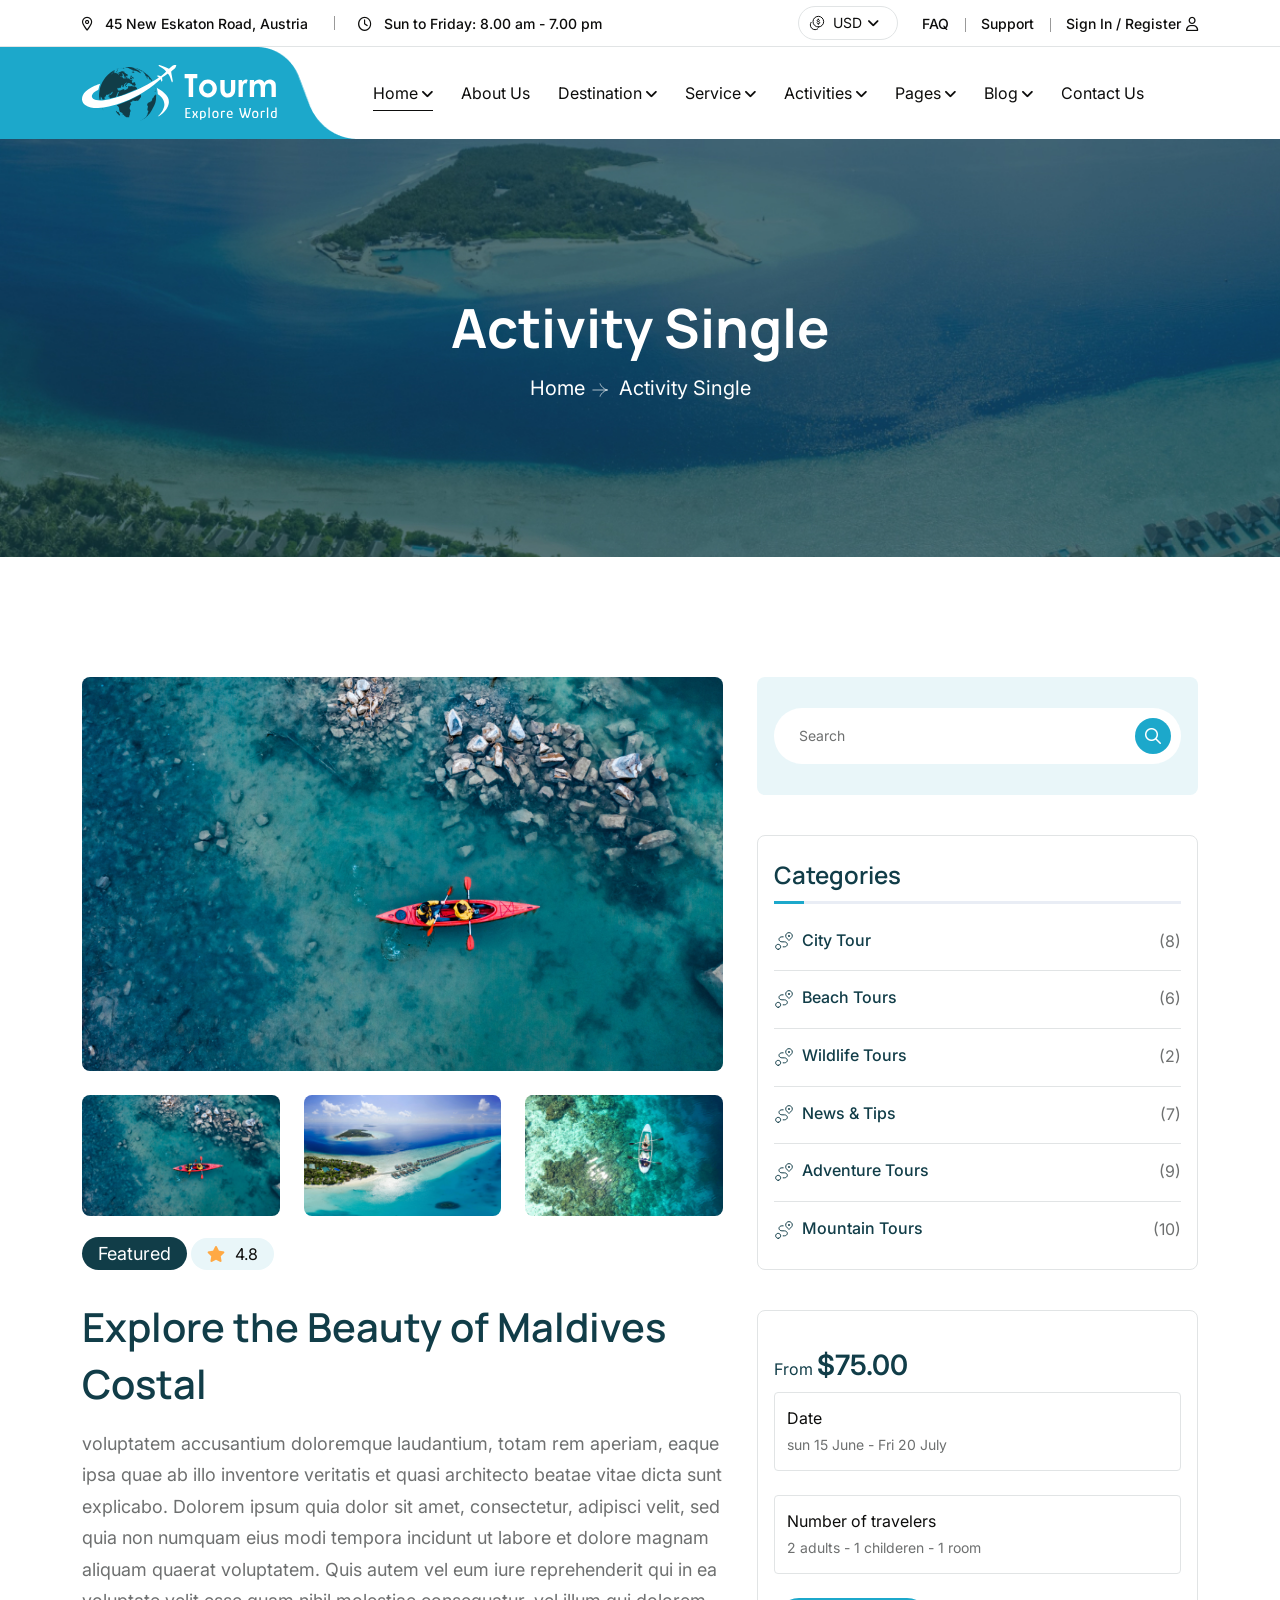
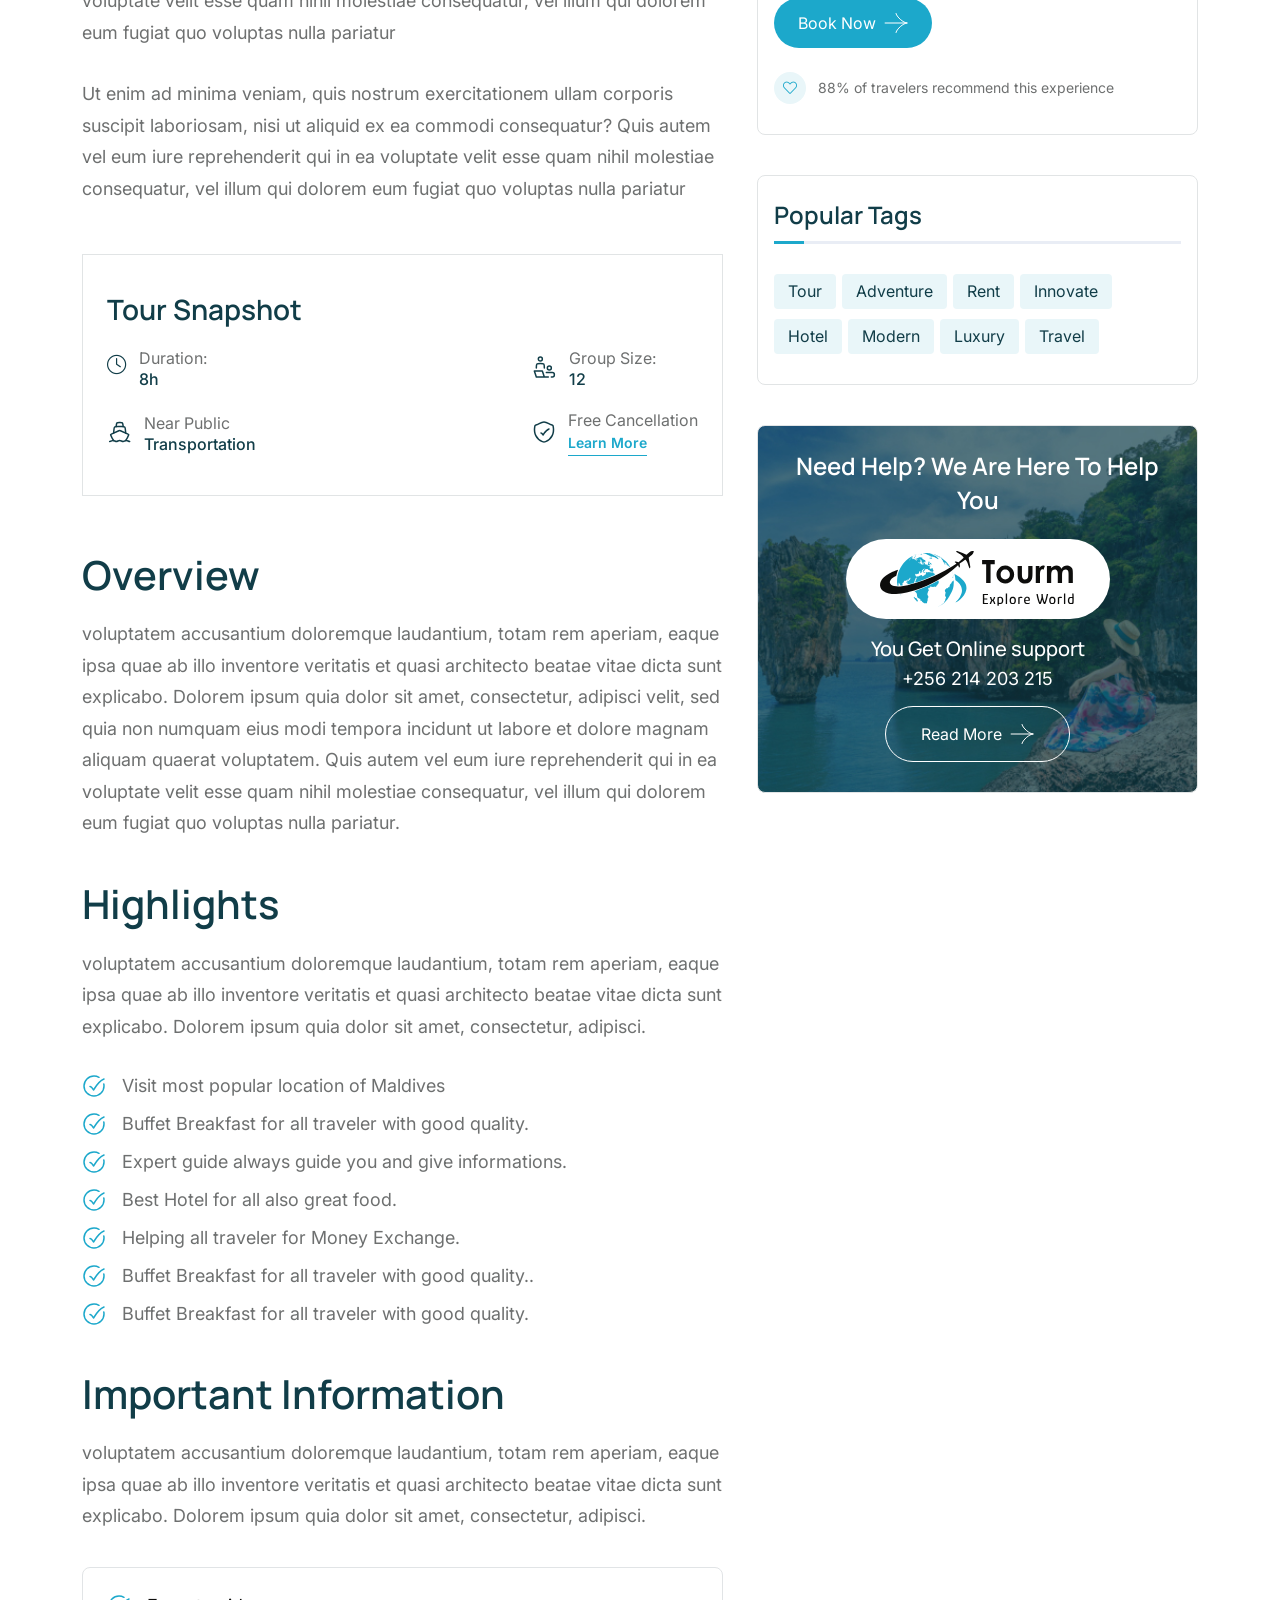
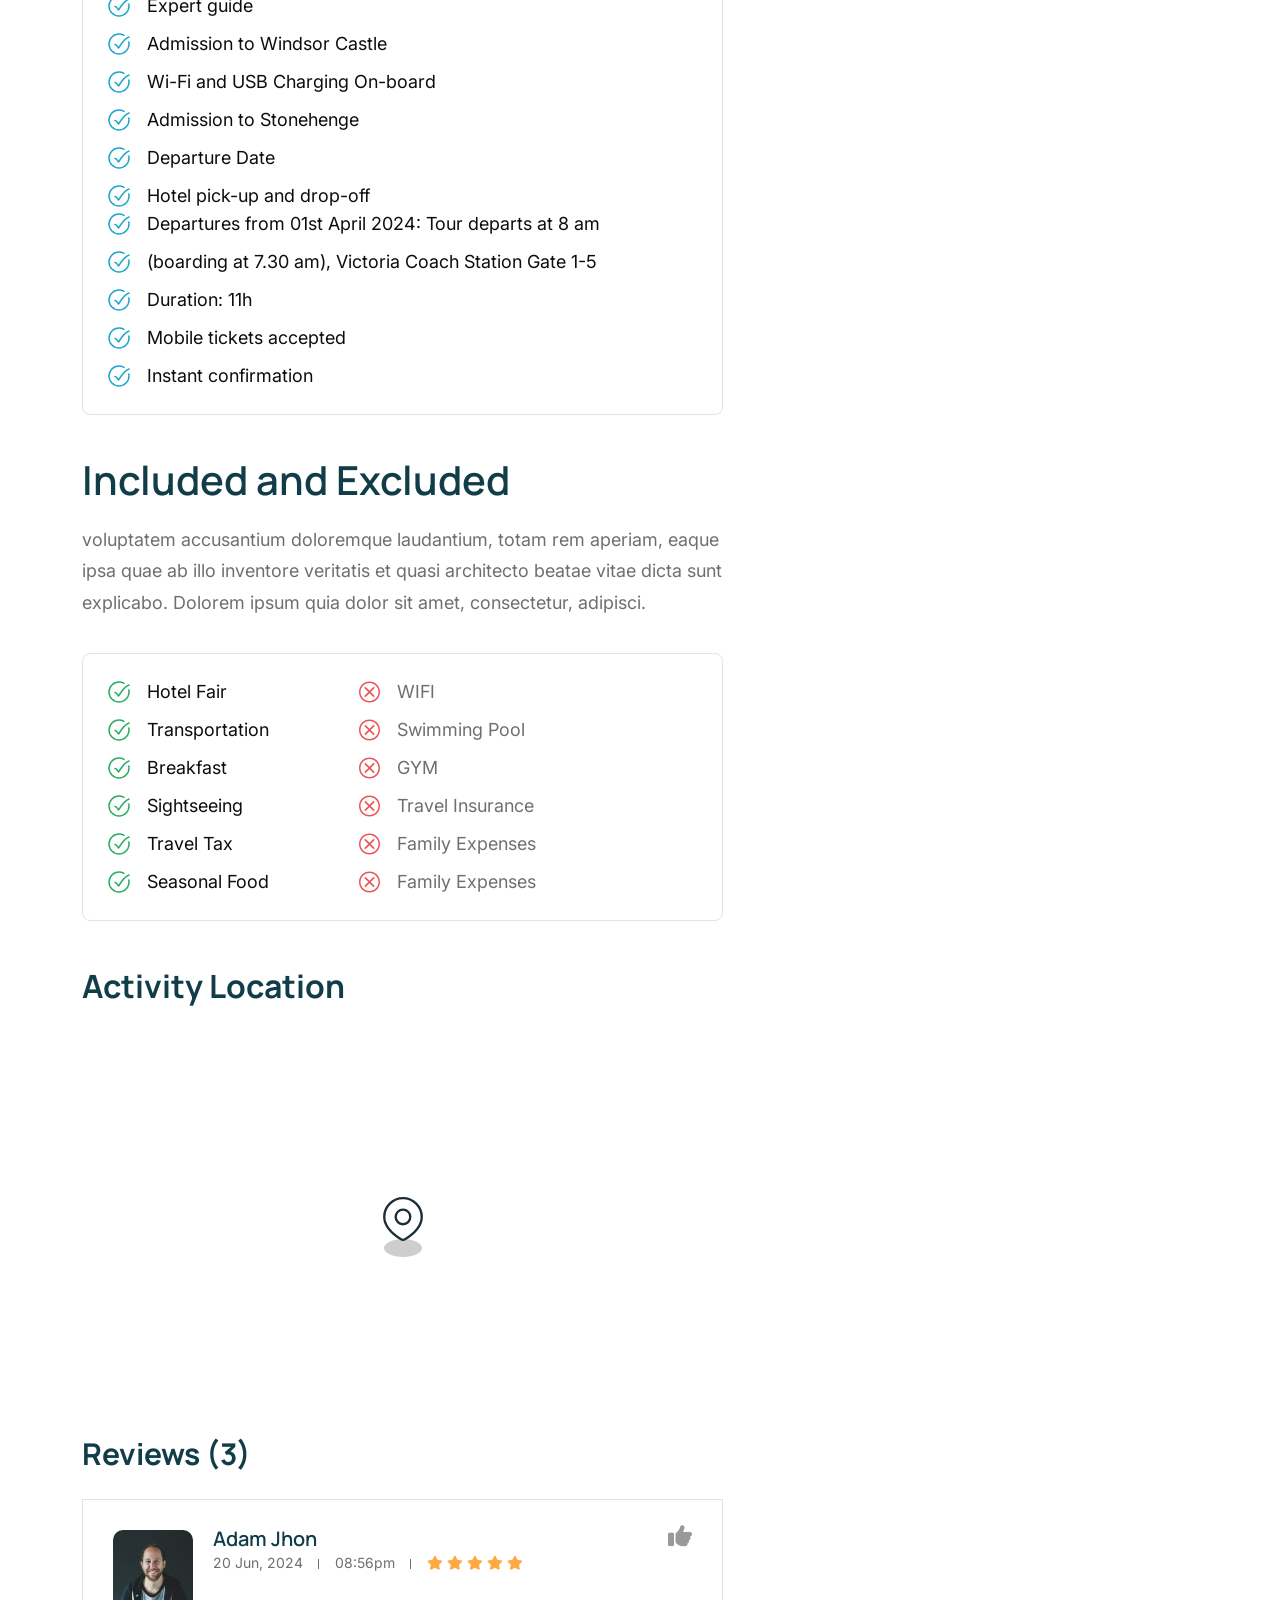
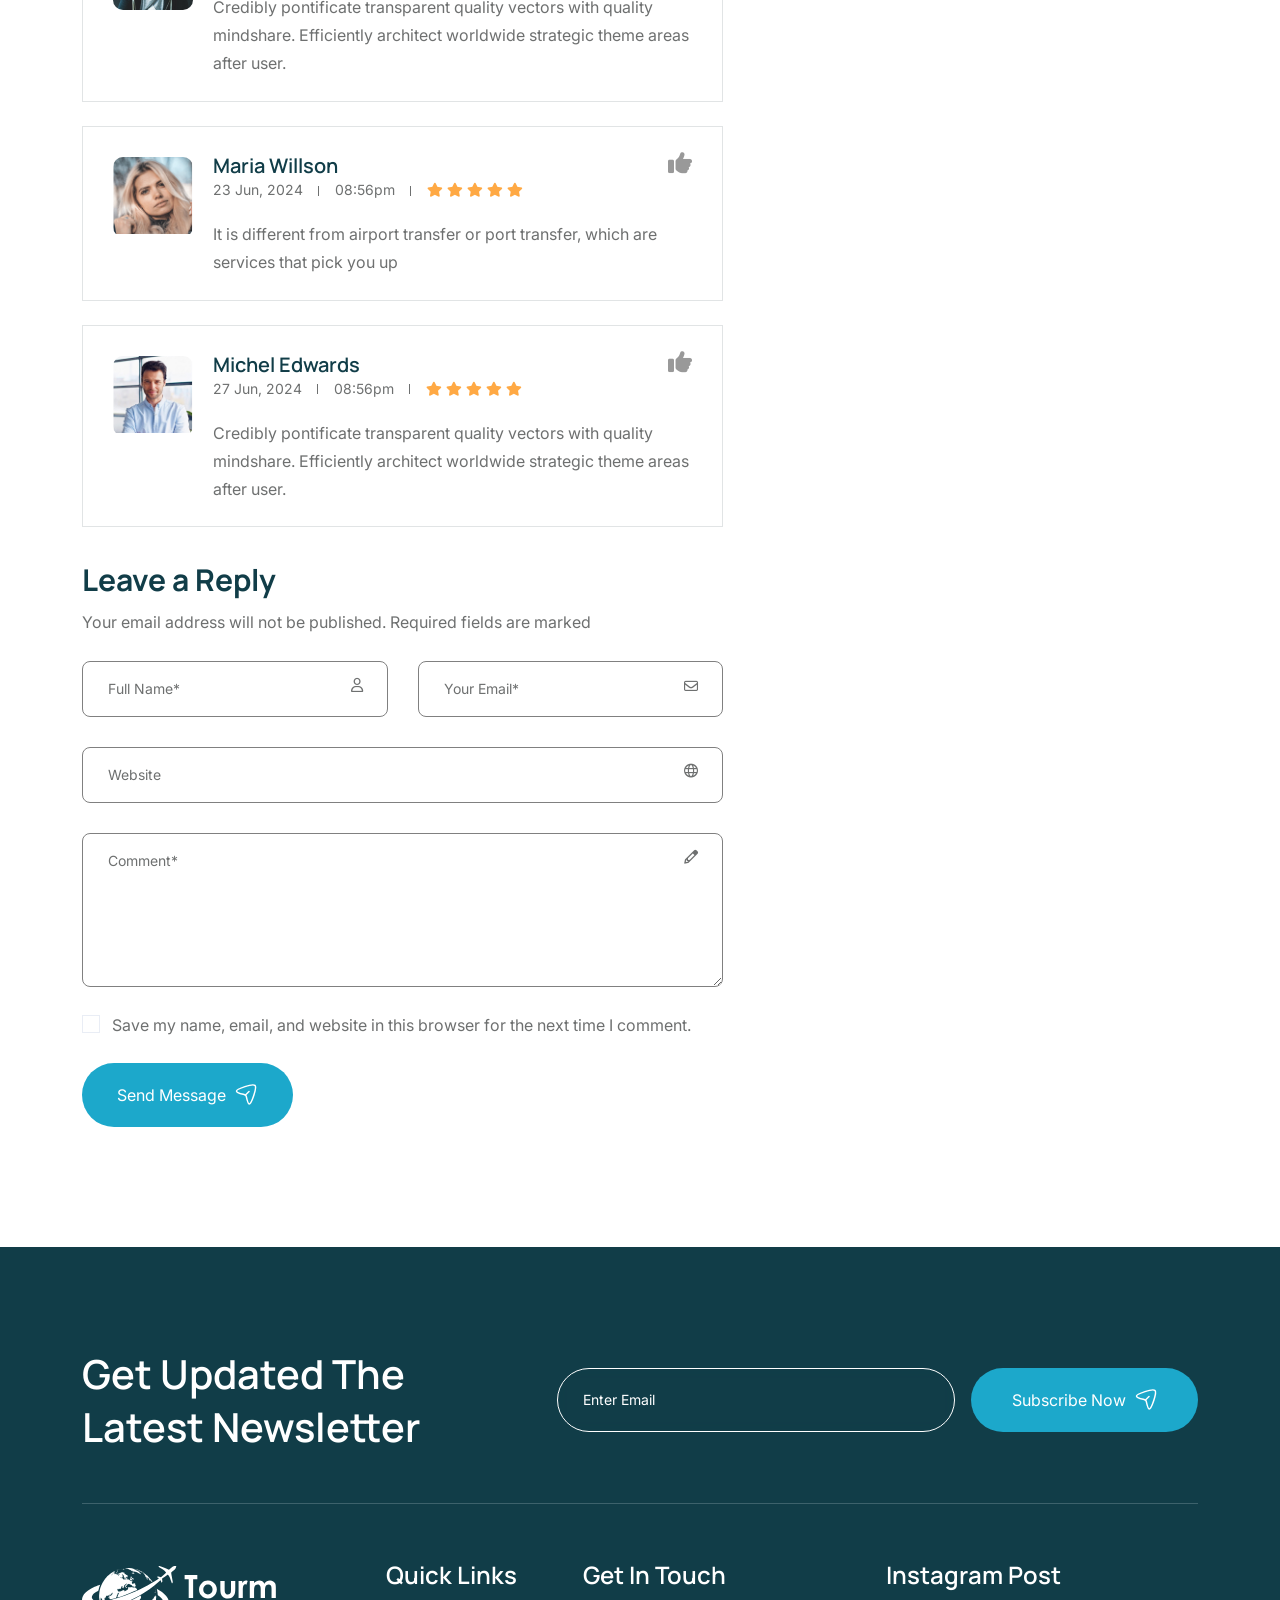
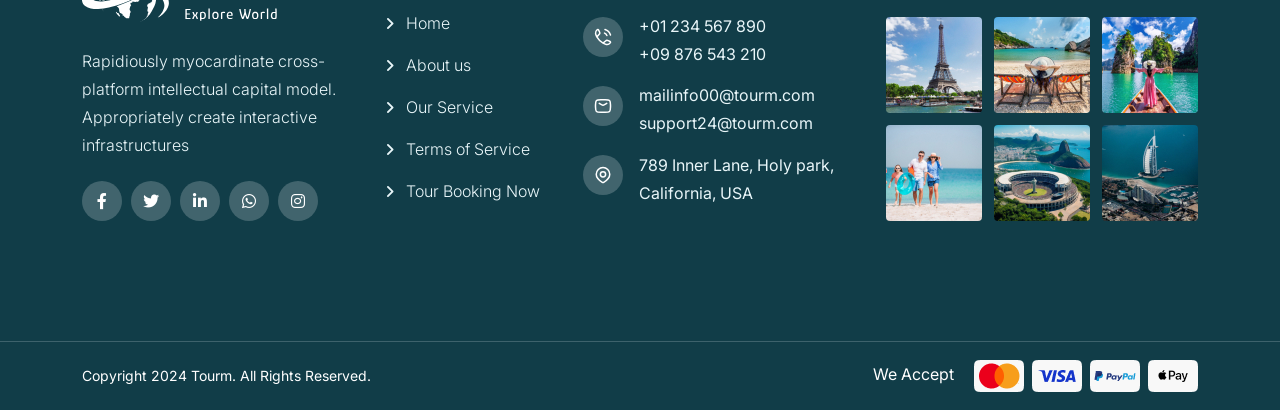
<file: developer-version/activities-details.html>
<!doctype html>
<html class="no-js" lang="zxx">

<head>
    <meta charset="utf-8">
    <meta http-equiv="x-ua-compatible" content="ie=edge">
    <title>Tourm - Travel & Tour Booking Agency HTML Template - Activity Single</title>
    <meta name="author" content="Tourm">
    <meta name="description" content="Tourm - Travel & Tour Booking Agency HTML Template ">
    <meta name="keywords" content="Tourm - Travel & Tour Booking Agency HTML Template ">
    <meta name="robots" content="INDEX,FOLLOW">

    <!-- Mobile Specific Metas -->
    <meta name="viewport" content="width=device-width, initial-scale=1, shrink-to-fit=no">

    <!-- Favicons - Place favicon.ico in the root directory -->
    <link rel="apple-touch-icon" sizes="57x57" href="assets/img/favicons/apple-icon-57x57.png">
    <link rel="apple-touch-icon" sizes="60x60" href="assets/img/favicons/apple-icon-60x60.png">
    <link rel="apple-touch-icon" sizes="72x72" href="assets/img/favicons/apple-icon-72x72.png">
    <link rel="apple-touch-icon" sizes="76x76" href="assets/img/favicons/apple-icon-76x76.png">
    <link rel="apple-touch-icon" sizes="114x114" href="assets/img/favicons/apple-icon-114x114.png">
    <link rel="apple-touch-icon" sizes="120x120" href="assets/img/favicons/apple-icon-120x120.png">
    <link rel="apple-touch-icon" sizes="144x144" href="assets/img/favicons/apple-icon-144x144.png">
    <link rel="apple-touch-icon" sizes="152x152" href="assets/img/favicons/apple-icon-152x152.png">
    <link rel="apple-touch-icon" sizes="180x180" href="assets/img/favicons/apple-icon-180x180.png">
    <link rel="icon" type="image/png" sizes="192x192" href="assets/img/favicons/android-icon-192x192.png">
    <link rel="icon" type="image/png" sizes="32x32" href="assets/img/favicons/favicon-32x32.png">
    <link rel="icon" type="image/png" sizes="96x96" href="assets/img/favicons/favicon-96x96.png">
    <link rel="icon" type="image/png" sizes="16x16" href="assets/img/favicons/favicon-16x16.png">
    <link rel="manifest" href="assets/img/favicons/manifest.json">
    <meta name="msapplication-TileColor" content="#ffffff">
    <meta name="msapplication-TileImage" content="assets/img/favicons/ms-icon-144x144.png">
    <meta name="theme-color" content="#ffffff">

    <!--==============================
	  Google Fonts
	============================== -->
    <link rel="preconnect" href="https://fonts.googleapis.com">
    <link rel="preconnect" href="https://fonts.gstatic.com" crossorigin>
    <link rel="preconnect" href="https://fonts.googleapis.com">
    <link rel="preconnect" href="https://fonts.gstatic.com" crossorigin>
    <link href="https://fonts.googleapis.com/css2?family=Inter:wght@100..900&family=Manrope:wght@200..800&family=Montez&display=swap" rel="stylesheet">

    <!--==============================
	    All CSS File
	============================== -->
    <!-- Bootstrap -->
    <link rel="stylesheet" href="assets/css/bootstrap.min.css">
    <!-- Fontawesome Icon -->
    <link rel="stylesheet" href="assets/css/fontawesome.min.css">
    <!-- Magnific Popup -->
    <link rel="stylesheet" href="assets/css/magnific-popup.min.css">

    <!-- Swiper css -->
    <link rel="stylesheet" href="assets/css/swiper-bundle.min.css">
    <!-- Theme Custom CSS -->
    <link rel="stylesheet" href="assets/css/style.css">

</head>

<body>

    <!--[if lte IE 9]>
    	<p class="browserupgrade">You are using an <strong>outdated</strong> browser. Please <a href="https://browsehappy.com/">upgrade your browser</a> to improve your experience and security.</p>
  	<![endif]-->


    <!--********************************
   		Code Start From Here 
	******************************** -->

    <div class="magic-cursor relative z-10">
        <div class="cursor"></div>
        <div class="cursor-follower"></div>
    </div>


    <!--==============================
     Preloader
  ==============================-->
    <div id="preloader" class="preloader ">
        <button class="th-btn preloaderCls">Cancel Preloader </button>
        <div class="preloader-inner">
            <img src="assets/img/logo3.svg" alt="">
        </div>

        <div id="loader" class="th-preloader">
            <div class="animation-preloader">
                <div class="txt-loading">
                    <span preloader-text="T" class="characters">T </span>

                    <span preloader-text="O" class="characters">O </span>

                    <span preloader-text="U" class="characters">U </span>

                    <span preloader-text="R" class="characters">R </span>

                    <span preloader-text="M" class="characters">M </span>
                </div>
            </div>
        </div>

    </div> <!--==============================
    Sidemenu
============================== -->
    <div class="sidemenu-wrapper sidemenu-info ">
        <div class="sidemenu-content">
            <button class="closeButton sideMenuCls"><i class="far fa-times"></i></button>
            <div class="widget  ">
                <div class="th-widget-about">
                    <div class="about-logo">
                        <a href="home-travel.html"><img src="assets/img/logo2.svg" alt="Tourm"></a>
                    </div>
                    <p class="about-text">Rapidiously myocardinate cross-platform intellectual capital model. Appropriately create interactive infrastructures</p>
                    <div class="th-social">
                        <a href="https://www.facebook.com/"><i class="fab fa-facebook-f"></i></a>
                        <a href="https://www.twitter.com/"><i class="fab fa-twitter"></i></a>
                        <a href="https://www.linkedin.com/"><i class="fab fa-linkedin-in"></i></a>
                        <a href="https://www.whatsapp.com/"><i class="fab fa-whatsapp"></i></a>
                    </div>
                </div>
            </div>
            <div class="widget  ">
                <h3 class="widget_title">Recent Posts</h3>
                <div class="recent-post-wrap">
                    <div class="recent-post">
                        <div class="media-img">
                            <a href="blog-details.html"><img src="assets/img/blog/recent-post-1-1.jpg" alt="Blog Image"></a>
                        </div>
                        <div class="media-body">
                            <div class="recent-post-meta">
                                <a href="blog.html"><i class="far fa-calendar"></i>24 Jun , 2024</a>
                            </div>
                            <h4 class="post-title"><a class="text-inherit" href="blog-details.html">Where Vision Meets Concrete
                                    Reality</a></h4>
                        </div>
                    </div>
                    <div class="recent-post">
                        <div class="media-img">
                            <a href="blog-details.html"><img src="assets/img/blog/recent-post-1-2.jpg" alt="Blog Image"></a>
                        </div>
                        <div class="media-body">
                            <div class="recent-post-meta">
                                <a href="blog.html"><i class="far fa-calendar"></i>22 Jun , 2024</a>
                            </div>
                            <h4 class="post-title"><a class="text-inherit" href="blog-details.html">Raising the Bar in Construction.</a></h4>
                        </div>
                    </div>
                </div>
            </div>
            <div class="widget  ">
                <h3 class="widget_title">Get In Touch</h3>
                <div class="th-widget-contact">
                    <div class="info-box_text">
                        <div class="icon">
                            <img src="assets/img/icon/phone.svg" alt="img">
                        </div>
                        <div class="details">
                            <p><a href="tel:+01234567890" class="info-box_link">+01 234 567 890</a></p>
                            <p><a href="tel:+09876543210" class="info-box_link">+09 876 543 210</a></p>
                        </div>
                    </div>
                    <div class="info-box_text">
                        <div class="icon">
                            <img src="assets/img/icon/envelope.svg" alt="img">
                        </div>
                        <div class="details">
                            <p><a href="mailto:mailinfo00@tourm.com" class="info-box_link">mailinfo00@tourm.com</a></p>
                            <p><a href="mailto:support24@tourm.com" class="info-box_link">support24@tourm.com</a></p>
                        </div>
                    </div>
                    <div class="info-box_text">
                        <div class="icon"><img src="assets/img/icon/location-dot.svg" alt="img"></div>
                        <div class="details">
                            <p>789 Inner Lane, Holy park, California, USA</p>
                        </div>
                    </div>
                </div>
            </div>
        </div>
    </div>
    <div class="popup-search-box">
        <button class="searchClose"><i class="fal fa-times"></i></button>
        <form action="#">
            <input type="text" placeholder="What are you looking for?">
            <button type="submit"><i class="fal fa-search"></i></button>
        </form>
    </div><!--==============================
    Mobile Menu
  ============================== -->
    <div class="th-menu-wrapper onepage-nav">
        <div class="th-menu-area text-center">
            <button class="th-menu-toggle"><i class="fal fa-times"></i></button>
            <div class="mobile-logo">
                <a href="home-travel.html"><img src="assets/img/logo2.svg" alt="Tourm"></a>
            </div>
            <div class="th-mobile-menu">
                <ul>
                    <li class="menu-item-has-children">
                        <a class="active" href="home-travel.html">Home</a>
                        <ul class="sub-menu">
                            <li><a href="home-travel.html">Home Travel</a></li>
                            <li><a href="home-tour.html">Home Tour</a></li>
                            <li><a href="home-agency.html">Home Agency</a></li>

                        </ul>
                    </li>
                    <li><a href="about.html">About Us</a></li>
                    <li class="menu-item-has-children">
                        <a href="#">Destination</a>
                        <ul class="sub-menu">
                            <li><a href="destination.html">Destination</a></li>
                            <li><a href="destination-details.html">Destination Details</a></li>
                        </ul>
                    </li>
                    <li class="menu-item-has-children">
                        <a href="#">Service</a>
                        <ul class="sub-menu">
                            <li><a href="service.html">Services</a></li>
                            <li><a href="service-details.html">Service Details</a></li>
                        </ul>
                    </li>
                    <li class="menu-item-has-children">
                        <a href="#">Activities</a>
                        <ul class="sub-menu">
                            <li><a href="activities.html">activities</a></li>
                            <li><a href="activities-details.html">activities Details</a></li>
                        </ul>
                    </li>
                    <li class="menu-item-has-children">
                        <a href="#">Pages</a>
                        <ul class="sub-menu">
                            <li class="menu-item-has-children">
                                <a href="#">Shop</a>
                                <ul class="sub-menu">
                                    <li><a href="shop.html">Shop</a></li>
                                    <li><a href="shop-details.html">Shop Details</a></li>
                                    <li><a href="cart.html">Cart Page</a></li>
                                    <li><a href="checkout.html">Checkout</a></li>
                                    <li><a href="wishlist.html">Wishlist</a></li>
                                </ul>
                            </li>

                            <li><a href="gallery.html">Gallery</a></li>
                            <li><a href="tour.html">Our Tour</a></li>
                            <li><a href="tour-details.html">Tour Details</a></li>
                            <li><a href="tour-guide.html">Tour Guider</a></li>
                            <li><a href="tour-guider-details.html">Tour Guider Details</a></li>
                            <li><a href="faq.html">Faq Page</a></li>
                            <li><a href="price.html">Price Package</a></li>
                            <li><a href="error.html">Error Page</a></li>
                        </ul>

                    </li>
                    <li class="menu-item-has-children">
                        <a href="#">Blog</a>
                        <ul class="sub-menu">
                            <li><a href="blog.html">Blog</a></li>
                            <li><a href="blog-details.html">Blog Details</a></li>
                        </ul>
                    </li>
                    <li>
                        <a href="contact.html">Contact us</a>
                    </li>
                </ul>
            </div>
        </div>
    </div><!--==============================
	Header Area
==============================-->
    <header class="th-header header-layout1">
        <div class="header-top">
            <div class="container th-container">
                <div class="row justify-content-center justify-content-xl-between align-items-center">
                    <div class="col-auto d-none d-md-block">
                        <div class="header-links">
                            <ul>
                                <li class="d-none d-xl-inline-block"><i class="fa-sharp fa-regular  fa-location-dot"></i>
                                    <span>45 New Eskaton Road, Austria</span>
                                </li>
                                <li class="d-none d-xl-inline-block"><i class="fa-regular fa-clock"></i>
                                    <span>Sun to Friday: 8.00 am - 7.00 pm</span>
                                </li>
                            </ul>
                        </div>
                    </div>
                    <div class="col-auto">
                        <div class="header-right">
                            <div class="currency-menu">
                                <img src="assets/img/icon/dollar.svg" alt="">
                                <select class="form-select nice-select">
                                    <option selected="">USD</option>
                                    <option>CNY</option>
                                    <option>EUR</option>
                                    <option>AUD</option>
                                </select>
                            </div>
                            <div class="header-links">
                                <ul>
                                    <li class="d-none d-md-inline-block"><a href="faq.html">FAQ</a></li>
                                    <li class="d-none d-md-inline-block"><a href="contact.html">Support</a></li>
                                    <li><a href="#login-form" class="popup-content">Sign In / Register<i class="fa-regular fa-user"></i></a>
                                    </li>
                                </ul>
                            </div>
                        </div>
                    </div>
                </div>
            </div>
        </div>
        <div class="sticky-wrapper">
            <!-- Main Menu Area -->
            <div class="menu-area">
                <div class="container th-container">
                    <div class="row align-items-center justify-content-between">
                        <div class="col-auto">
                            <div class="header-logo">
                                <a href="home-travel.html"><img src="assets/img/logo.svg" alt="Tourm"></a>
                            </div>
                        </div>
                        <div class="col-auto me-xl-auto">
                            <nav class="main-menu d-none d-xl-inline-block">
                                <ul>
                                    <li class="menu-item-has-children">
                                        <a class="active" href="home-travel.html">Home</a>
                                        <ul class="sub-menu">
                                            <li><a href="home-travel.html">Home Travel</a></li>
                                            <li><a href="home-tour.html">Home Tour</a></li>
                                            <li><a href="home-agency.html">Home Agency</a></li>

                                        </ul>
                                    </li>
                                    <li><a href="about.html">About Us</a></li>
                                    <li class="menu-item-has-children">
                                        <a href="#">Destination</a>
                                        <ul class="sub-menu">
                                            <li><a href="destination.html">Destination</a></li>
                                            <li><a href="destination-details.html">Destination Details</a></li>
                                        </ul>
                                    </li>
                                    <li class="menu-item-has-children">
                                        <a href="#">Service</a>
                                        <ul class="sub-menu">
                                            <li><a href="service.html">Services</a></li>
                                            <li><a href="service-details.html">Service Details</a></li>
                                        </ul>
                                    </li>
                                    <li class="menu-item-has-children">
                                        <a href="#">Activities</a>
                                        <ul class="sub-menu">
                                            <li><a href="activities.html">activities</a></li>
                                            <li><a href="activities-details.html">activities Details</a></li>
                                        </ul>
                                    </li>
                                    <li class="menu-item-has-children">
                                        <a href="#">Pages</a>
                                        <ul class="sub-menu">
                                            <li class="menu-item-has-children">
                                                <a href="#">Shop</a>
                                                <ul class="sub-menu">
                                                    <li><a href="shop.html">Shop</a></li>
                                                    <li><a href="shop-details.html">Shop Details</a></li>
                                                    <li><a href="cart.html">Cart Page</a></li>
                                                    <li><a href="checkout.html">Checkout</a></li>
                                                    <li><a href="wishlist.html">Wishlist</a></li>
                                                </ul>
                                            </li>

                                            <li><a href="gallery.html">Gallery</a></li>
                                            <li><a href="tour.html">Our Tour</a></li>
                                            <li><a href="tour-details.html">Tour Details</a></li>
                                            <li><a href="tour-guide.html">Tour Guider</a></li>
                                            <li><a href="tour-guider-details.html">Tour Guider Details</a></li>
                                            <li><a href="faq.html">Faq Page</a></li>
                                            <li><a href="price.html">Price Package</a></li>
                                            <li><a href="error.html">Error Page</a></li>
                                        </ul>

                                    </li>
                                    <li class="menu-item-has-children">
                                        <a href="#">Blog</a>
                                        <ul class="sub-menu">
                                            <li><a href="blog.html">Blog</a></li>
                                            <li><a href="blog-details.html">Blog Details</a></li>
                                        </ul>
                                    </li>
                                    <li>
                                        <a href="contact.html">Contact us</a>
                                    </li>
                                </ul>
                            </nav>
                            <button type="button" class="th-menu-toggle d-block d-xl-none"><i class="far fa-bars"></i></button>
                        </div>
                        <div class="col-auto d-none d-xl-block">
                            <div class="header-button">
                                <a href="contact.html" class="th-btn style3 th-icon">Book Now</a>

                            </div>
                        </div>
                    </div>
                </div>
                <div class="logo-bg" data-mask-src="assets/img/logo_bg_mask.png"></div>
            </div>
        </div>
    </header>
    <!--==============================
    Breadcumb
============================== -->
    <div class="breadcumb-wrapper " data-bg-src="assets/img/bg/breadcumb-bg.jpg">
        <div class="container">
            <div class="breadcumb-content">
                <h1 class="breadcumb-title">Activity Single</h1>
                <ul class="breadcumb-menu">
                    <li><a href="home-travel.html">Home</a></li>
                    <li>Activity Single</li>
                </ul>
            </div>
        </div>
    </div><!--==============================
tour Area
==============================-->
    <section class="space">
        <div class="container">
            <div class="row">
                <div class="col-xxl-8 col-lg-7">
                    <div class="tour-page-single">
                        <div class="slider-area tour-slider1">
                            <div class="swiper th-slider mb-4" id="tourSlider4" data-slider-options='{"effect":"fade","loop":true,"thumbs":{"swiper":".tour-thumb-slider"},"autoplayDisableOnInteraction":"true"}'>
                                <div class="swiper-wrapper">
                                    <div class="swiper-slide">
                                        <div class="tour-slider-img">
                                            <img src="assets/img/tour/tour_inner_2_1.jpg" alt="img">
                                        </div>
                                    </div>
                                    <div class="swiper-slide">
                                        <div class="tour-slider-img">
                                            <img src="assets/img/tour/tour_inner_2_2.jpg" alt="img">
                                        </div>
                                    </div>
                                    <div class="swiper-slide">
                                        <div class="tour-slider-img">
                                            <img src="assets/img/tour/tour_inner_2_3.jpg" alt="img">
                                        </div>
                                    </div>
                                    <div class="swiper-slide">
                                        <div class="tour-slider-img">
                                            <img src="assets/img/tour/tour_inner_2_4.jpg" alt="img">
                                        </div>
                                    </div>

                                    <div class="swiper-slide">
                                        <div class="tour-slider-img">
                                            <img src="assets/img/tour/tour_inner_2_1.jpg" alt="img">
                                        </div>
                                    </div>
                                    <div class="swiper-slide">
                                        <div class="tour-slider-img">
                                            <img src="assets/img/tour/tour_inner_2_2.jpg" alt="img">
                                        </div>
                                    </div>
                                    <div class="swiper-slide">
                                        <div class="tour-slider-img">
                                            <img src="assets/img/tour/tour_inner_2_3.jpg" alt="img">
                                        </div>
                                    </div>
                                    <div class="swiper-slide">
                                        <div class="tour-slider-img">
                                            <img src="assets/img/tour/tour_inner_2_4.jpg" alt="img">
                                        </div>
                                    </div>
                                </div>
                            </div>
                            <div class="swiper th-slider tour-thumb-slider" data-slider-options='{"effect":"slide","loop":true,"breakpoints":{"0":{"slidesPerView":2},"576":{"slidesPerView":"2"},"768":{"slidesPerView":"3"},"992":{"slidesPerView":"3"},"1200":{"slidesPerView":"3"}},"autoplayDisableOnInteraction":"true"}'>
                                <div class="swiper-wrapper">
                                    <div class="swiper-slide">
                                        <div class="tour-slider-img">
                                            <img src="assets/img/tour/tour_inner_2_1.jpg" alt="Image">
                                        </div>
                                    </div>
                                    <div class="swiper-slide">
                                        <div class="tour-slider-img">
                                            <img src="assets/img/tour/tour_inner_2_2.jpg" alt="Image">
                                        </div>
                                    </div>
                                    <div class="swiper-slide">
                                        <div class="tour-slider-img">
                                            <img src="assets/img/tour/tour_inner_2_3.jpg" alt="Image">
                                        </div>
                                    </div>
                                    <div class="swiper-slide">
                                        <div class="tour-slider-img">
                                            <img src="assets/img/tour/tour_inner_2_4.jpg" alt="Image">
                                        </div>
                                    </div>
                                    <div class="swiper-slide">
                                        <div class="tour-slider-img">
                                            <img src="assets/img/tour/tour_inner_2_1.jpg" alt="Image">
                                        </div>
                                    </div>
                                    <div class="swiper-slide">
                                        <div class="tour-slider-img">
                                            <img src="assets/img/tour/tour_inner_2_2.jpg" alt="Image">
                                        </div>
                                    </div>
                                    <div class="swiper-slide">
                                        <div class="tour-slider-img">
                                            <img src="assets/img/tour/tour_inner_2_3.jpg" alt="Image">
                                        </div>
                                    </div>
                                    <div class="swiper-slide">
                                        <div class="tour-slider-img">
                                            <img src="assets/img/tour/tour_inner_2_4.jpg" alt="Image">
                                        </div>
                                    </div>
                                </div>
                            </div>

                            <button data-slider-prev="#tourSlider4" class="slider-arrow style3 slider-prev"><img src="assets/img/icon/hero-arrow-left.svg" alt=""></button>
                            <button data-slider-next="#tourSlider4" class="slider-arrow style3 slider-next"><img src="assets/img/icon/hero-arrow-right.svg" alt=""></button>
                        </div>
                        <div class="page-content">
                            <div class="page-meta mb-45">
                                <a class="page-tag" href="tour.html">Featured</a>
                                <span class="ratting"><i class="fa-sharp fa-solid fa-star"></i><span>4.8</span></span>
                            </div>
                            <h2 class="box-title">Explore the Beauty of Maldives Costal</h2>
                            <p class="box-text mb-30">voluptatem accusantium doloremque laudantium, totam rem aperiam, eaque
                                ipsa quae ab illo inventore veritatis et quasi architecto beatae vitae dicta sunt explicabo.
                                Dolorem ipsum quia dolor sit amet, consectetur, adipisci velit, sed quia non numquam eius
                                modi tempora incidunt ut labore et dolore magnam aliquam quaerat voluptatem. Quis autem vel
                                eum iure reprehenderit qui in ea voluptate velit esse quam nihil molestiae consequatur, vel
                                illum qui dolorem eum fugiat quo voluptas nulla pariatur</p>
                            <p class="box-text mb-50"> Ut enim ad minima veniam, quis nostrum exercitationem ullam corporis
                                suscipit laboriosam, nisi ut aliquid ex ea commodi consequatur? Quis autem vel eum iure
                                reprehenderit qui in ea voluptate velit esse quam nihil molestiae consequatur, vel illum qui
                                dolorem eum fugiat quo voluptas nulla pariatur</p>
                            <div class="tour-snapshot">
                                <h4 class="box-title">Tour Snapshot</h4>
                                <div class="tour-snap-wrapp">
                                    <div class="tour-snap">
                                        <div class="icon">
                                            <i class="fa-light fa-clock"></i>
                                        </div>
                                        <div class="content">
                                            <span class="title">Duration:</span>
                                            <span>8h</span>
                                        </div>
                                    </div>
                                    <div class="tour-snap">
                                        <div class="icon">
                                            <img src="assets/img/icon/guide2.svg" alt="">
                                        </div>
                                        <div class="content">
                                            <span class="title">Group Size:</span>
                                            <span>12</span>
                                        </div>
                                    </div>
                                    <div class="tour-snap">
                                        <div class="icon">
                                            <img src="assets/img/icon/ship.svg" alt="">
                                        </div>
                                        <div class="content">
                                            <span class="title">Near Public</span>
                                            <span>Transportation</span>
                                        </div>
                                    </div>
                                    <div class="tour-snap">
                                        <div class="icon">
                                            <img src="assets/img/icon/01.svg" alt="">
                                        </div>
                                        <div class="content">
                                            <span class="title">Free Cancellation</span>
                                            <a href="#" class="line-btn">Learn more</a>
                                        </div>
                                    </div>
                                </div>
                            </div>
                            <h2 class="box-title">Overview</h2>
                            <p class="box-text mb-50">voluptatem accusantium doloremque laudantium, totam rem aperiam, eaque
                                ipsa quae ab illo inventore veritatis et quasi architecto beatae vitae dicta sunt explicabo.
                                Dolorem ipsum quia dolor sit amet, consectetur, adipisci velit, sed quia non numquam eius
                                modi tempora incidunt ut labore et dolore magnam aliquam quaerat voluptatem. Quis autem vel
                                eum iure reprehenderit qui in ea voluptate velit esse quam nihil molestiae consequatur, vel
                                illum qui dolorem eum fugiat quo voluptas nulla pariatur.</p>
                            <h2 class="box-title">Highlights</h2>
                            <p class="box-text mb-30">voluptatem accusantium doloremque laudantium, totam rem aperiam, eaque
                                ipsa quae ab illo inventore veritatis et quasi architecto beatae vitae dicta sunt explicabo.
                                Dolorem ipsum quia dolor sit amet, consectetur, adipisci.</p>
                            <div class="checklist mb-50">
                                <ul>
                                    <li>Visit most popular location of Maldives</li>
                                    <li>Buffet Breakfast for all traveler with good quality.</li>
                                    <li>Expert guide always guide you and give informations.</li>
                                    <li>Best Hotel for all also great food.</li>
                                    <li>Helping all traveler for Money Exchange.</li>
                                    <li>Buffet Breakfast for all traveler with good quality..</li>
                                    <li>Buffet Breakfast for all traveler with good quality.</li>
                                </ul>
                            </div>
                            <h2 class="box-title">Important Information</h2>
                            <p class="blog-text mb-35">voluptatem accusantium doloremque laudantium, totam rem aperiam,
                                eaque ipsa quae ab illo inventore veritatis et quasi architecto beatae vitae dicta sunt
                                explicabo. Dolorem ipsum quia dolor sit amet, consectetur, adipisci.</p>
                            <div class="activities-checklist mb-50">
                                <div class="checklist style2">
                                    <ul>
                                        <li>Expert guide</li>
                                        <li>Admission to Windsor Castle</li>
                                        <li>Wi-Fi and USB Charging On-board</li>
                                        <li>Admission to Stonehenge</li>
                                        <li>Departure Date</li>
                                        <li>Hotel pick-up and drop-off</li>
                                    </ul>
                                </div>
                                <div class="checklist style2">
                                    <ul>
                                        <li>Departures from 01st April 2024: Tour departs at 8 am</li>
                                        <li>(boarding at 7.30 am), Victoria Coach Station Gate 1-5</li>
                                        <li>Duration: 11h</li>
                                        <li>Mobile tickets accepted</li>
                                        <li>Instant confirmation</li>
                                    </ul>
                                </div>
                            </div>
                            <h2 class="box-title">Included and Excluded</h2>
                            <p class="blog-text mb-35">voluptatem accusantium doloremque laudantium, totam rem aperiam,
                                eaque ipsa quae ab illo inventore veritatis et quasi architecto beatae vitae dicta sunt
                                explicabo. Dolorem ipsum quia dolor sit amet, consectetur, adipisci.</p>
                            <div class="destination-checklist">
                                <div class="checklist style2 style4">
                                    <ul>
                                        <li>Hotel Fair</li>
                                        <li>Transportation</li>
                                        <li>Breakfast</li>
                                        <li>Sightseeing</li>
                                        <li>Travel Tax</li>
                                        <li>Seasonal Food</li>
                                    </ul>
                                </div>
                                <div class="checklist style5">
                                    <ul>
                                        <li>WIFI</li>
                                        <li>Swimming Pool</li>
                                        <li>GYM</li>
                                        <li>Travel Insurance</li>
                                        <li>Family Expenses</li>
                                        <li>Family Expenses</li>
                                    </ul>
                                </div>
                            </div>
                        </div>
                        <div class="location-map">
                            <h3 class="page-title mt-45 mb-30">Activity Location</h3>
                            <div class="contact-map">
                                <iframe src="https://www.google.com/maps/embed?pb=!1m18!1m12!1m3!1d3644.7310056272386!2d89.2286059153658!3d24.00527418490799!2m3!1f0!2f0!3f0!3m2!1i1024!2i768!4f13.1!3m3!1m2!1s0x39fe9b97badc6151%3A0x30b048c9fb2129bc!2sAngfuztheme!5e0!3m2!1sen!2sbd!4v1651028958211!5m2!1sen!2sbd" allowfullscreen="" loading="lazy"></iframe>
                                <div class="contact-icon">
                                    <img src="assets/img/icon/location-dot3.svg" alt="">
                                </div>
                            </div>
                        </div>
                        <div class="th-comments-wrap style2 ">
                            <h2 class="blog-inner-title h4">Reviews (3)</h2>
                            <ul class="comment-list">
                                <li class="th-comment-item">
                                    <div class="th-post-comment">
                                        <div class="comment-avater">
                                            <img src="assets/img/blog/comment-author-1.jpg" alt="Comment Author">
                                        </div>
                                        <div class="comment-content">
                                            <h3 class="name">Adam Jhon</h3>
                                            <div class="commented-wrapp">
                                                <span class="commented-on">20 Jun, 2024</span>
                                                <span class="commented-time">08:56pm </span>
                                                <span class="comment-review">
                                                    <i class="fa-solid fa-star"></i>
                                                    <i class="fa-solid fa-star"></i>
                                                    <i class="fa-solid fa-star"></i>
                                                    <i class="fa-solid fa-star"></i>
                                                    <i class="fa-solid fa-star"></i>
                                                </span>
                                            </div>
                                            <p class="text">Credibly pontificate transparent quality vectors with quality mindshare. Efficiently
                                                architect worldwide strategic theme areas after user.</p>
                                            <div class="reply_and_edit">
                                                <i class="fa-solid fa-thumbs-up"></i>
                                            </div>
                                        </div>
                                    </div>
                                    <ul class="children">
                                        <li class="th-comment-item">
                                            <div class="th-post-comment">
                                                <div class="comment-avater">
                                                    <img src="assets/img/blog/comment-author-4.jpg" alt="Comment Author">
                                                </div>
                                                <div class="comment-content">
                                                    <div class="">
                                                        <h3 class="name">Maria Willson</h3>
                                                        <div class="commented-wrapp">
                                                            <span class="commented-on">23 Jun, 2024</span>
                                                            <span class="commented-time">08:56pm </span>
                                                            <span class="comment-review">
                                                                <i class="fa-solid fa-star"></i>
                                                                <i class="fa-solid fa-star"></i>
                                                                <i class="fa-solid fa-star"></i>
                                                                <i class="fa-solid fa-star"></i>
                                                                <i class="fa-solid fa-star"></i>
                                                            </span>
                                                        </div>
                                                    </div>
                                                    <p class="text">It is different from airport transfer or port transfer, which are services
                                                        that pick you up</p>
                                                    <div class="reply_and_edit">
                                                        <i class="fa-solid fa-thumbs-up"></i>
                                                    </div>
                                                </div>
                                            </div>
                                        </li>
                                    </ul>
                                </li>
                                <li class="th-comment-item">
                                    <div class="th-post-comment">
                                        <div class="comment-avater">
                                            <img src="assets/img/blog/comment-author-5.jpg" alt="Comment Author">
                                        </div>
                                        <div class="comment-content">
                                            <div class="">
                                                <h3 class="name">Michel Edwards</h3>
                                                <div class="commented-wrapp">
                                                    <span class="commented-on">27 Jun, 2024</span>
                                                    <span class="commented-time">08:56pm </span>
                                                    <span class="comment-review">
                                                        <i class="fa-solid fa-star"></i>
                                                        <i class="fa-solid fa-star"></i>
                                                        <i class="fa-solid fa-star"></i>
                                                        <i class="fa-solid fa-star"></i>
                                                        <i class="fa-solid fa-star"></i>
                                                    </span>
                                                </div>
                                            </div>
                                            <p class="text">Credibly pontificate transparent quality vectors with quality mindshare. Efficiently
                                                architect worldwide strategic theme areas after user.</p>
                                            <div class="reply_and_edit">
                                                <i class="fa-solid fa-thumbs-up"></i>
                                            </div>
                                        </div>
                                    </div>
                                </li>
                            </ul>
                        </div> <!-- Comment end --> <!-- Comment Form -->
                        <div class="th-comment-form ">
                            <div class="row">
                                <h3 class="blog-inner-title h4 mb-2">Leave a Reply</h3>
                                <p class="mb-25">Your email address will not be published. Required fields are marked</p>
                                <div class="col-md-6 form-group">
                                    <input type="text" placeholder="Full Name*" class="form-control" required>
                                    <i class="far fa-user"></i>
                                </div>
                                <div class="col-md-6 form-group">
                                    <input type="text" placeholder="Your Email*" class="form-control" required>
                                    <i class="far fa-envelope"></i>
                                </div>
                                <div class="col-12 form-group">
                                    <input type="text" placeholder="Website" class="form-control" required>
                                    <i class="far fa-globe"></i>
                                </div>
                                <div class="col-12 form-group">
                                    <textarea placeholder="Comment*" class="form-control"></textarea>
                                    <i class="far fa-pencil"></i>
                                </div>
                                <div class="col-12 form-group">
                                    <input type="checkbox" id="html">
                                    <label for="html">Save my name, email, and website in this browser for the next time I
                                        comment.</label>
                                </div>
                                <div class="col-12 form-group mb-0">
                                    <button class="th-btn">Send Message<img src="assets/img/icon/plane2.svg" alt=""></button>
                                </div>
                            </div>
                        </div>
                    </div>
                </div>
                <div class="col-xxl-4 col-lg-5">
                    <aside class="sidebar-area style2">
                        <div class="widget widget_search  ">
                            <form class="search-form">
                                <input type="text" placeholder="Search">
                                <button type="submit"><i class="far fa-search"></i></button>
                            </form>
                        </div>
                        <div class="widget widget_categories  ">
                            <h3 class="widget_title">Categories</h3>
                            <ul>
                                <li>
                                    <a href="blog.html"><img src="assets/img/theme-img/map.svg" alt="">City Tour</a>
                                    <span>(8)</span>
                                </li>
                                <li>
                                    <a href="blog.html"><img src="assets/img/theme-img/map.svg" alt="">Beach Tours</a>
                                    <span>(6)</span>
                                </li>
                                <li>
                                    <a href="blog.html"><img src="assets/img/theme-img/map.svg" alt="">Wildlife Tours</a>
                                    <span>(2)</span>
                                </li>
                                <li>
                                    <a href="blog.html"><img src="assets/img/theme-img/map.svg" alt="">News & Tips</a>
                                    <span>(7)</span>
                                </li>
                                <li>
                                    <a href="blog.html"><img src="assets/img/theme-img/map.svg" alt="">Adventure Tours</a>
                                    <span>(9)</span>
                                </li>
                                <li>
                                    <a href="blog.html"><img src="assets/img/theme-img/map.svg" alt="">Mountain Tours</a>
                                    <span>(10)</span>
                                </li>
                            </ul>
                        </div>
                        <div class="widget tour-booking  ">
                            <p class="widget_subtitle">From <span class="widget_price">$75.00</span></p>
                            <div class="info-list">
                                <ul>
                                    <li>
                                        <strong>Date </strong>
                                        <span>sun 15 June - Fri 20 July</span>
                                    </li>
                                    <li>
                                        <strong>Number of travelers</strong>
                                        <span>2 adults - 1 childeren - 1 room</span>
                                    </li>
                                </ul>
                            </div>
                            <a href="contact.html" class="th-btn th-icon">Book Now</a>
                            <span class="review"><i class="fa-light fa-heart"></i> 88% of travelers recommend this experience</span>
                        </div>
                        <div class="widget widget_tag_cloud  ">
                            <h3 class="widget_title">Popular Tags</h3>
                            <div class="tagcloud">
                                <a href="blog.html">Tour</a>
                                <a href="blog.html">Adventure</a>
                                <a href="blog.html">Rent</a>
                                <a href="blog.html">Innovate</a>
                                <a href="blog.html">Hotel</a>
                                <a href="blog.html">Modern</a>
                                <a href="blog.html">Luxury</a>
                                <a href="blog.html">Travel</a>
                            </div>
                        </div>
                        <div class="widget widget_offer  " data-bg-src="assets/img/bg/widget_bg_1.jpg">
                            <div class="offer-banner">
                                <div class="offer">
                                    <h6 class="box-title">Need Help? We Are Here To Help You</h6>
                                    <div class="banner-logo">
                                        <img src="assets/img/logo2.svg" alt="Tourm">
                                    </div>
                                    <div class="offer">
                                        <h6 class="offer-title">You Get Online support</h6>
                                        <a class="offter-num" href="+256214203215">+256 214 203 215</a>
                                    </div>
                                    <a href="contact.html" class="th-btn style2 th-icon">Read More</a>
                                </div>
                            </div>
                        </div>
                    </aside>
                </div>

            </div>

        </div>
    </section><!--==============================
	Footer Area
==============================-->
    <footer class="footer-wrapper bg-title footer-layout2">
        <div class="widget-area">
            <div class="container">
                <div class="newsletter-area">
                    <div class="newsletter-top">
                        <div class="row gy-4 align-items-center">
                            <div class="col-lg-5">
                                <h2 class="newsletter-title text-white text-capitalize mb-0">get updated the latest
                                    newsletter</h2>
                            </div>
                            <div class="col-lg-7">
                                <form class="newsletter-form style2">
                                    <input class="form-control " type="email" placeholder="Enter Email" required="">
                                    <button type="submit" class="th-btn style1">Subscribe Now <img src="assets/img/icon/plane2.svg" alt=""></button>
                                </form>
                            </div>
                        </div>
                    </div>
                </div>
                <div class="row justify-content-between">
                    <div class="col-md-6 col-xl-3">
                        <div class="widget footer-widget">
                            <div class="th-widget-about">
                                <div class="about-logo">
                                    <a href="home-travel.html"><img src="assets/img/logo-white.svg" alt="Tourm"></a>
                                </div>
                                <p class="about-text">Rapidiously myocardinate cross-platform intellectual capital model. Appropriately create interactive infrastructures</p>
                                <div class="th-social">
                                    <a href="https://www.facebook.com/"><i class="fab fa-facebook-f"></i></a>
                                    <a href="https://www.twitter.com/"><i class="fab fa-twitter"></i></a>
                                    <a href="https://www.linkedin.com/"><i class="fab fa-linkedin-in"></i></a>
                                    <a href="https://www.whatsapp.com/"><i class="fab fa-whatsapp"></i></a>
                                    <a href="https://instagram.com/"><i class="fab fa-instagram"></i></a>
                                </div>
                            </div>
                        </div>
                    </div>
                    <div class="col-md-6 col-xl-auto">
                        <div class="widget widget_nav_menu footer-widget">
                            <h3 class="widget_title">Quick Links</h3>
                            <div class="menu-all-pages-container">
                                <ul class="menu">

                                    <li><a href="index.html">Home</a></li>
                                    <li><a href="about.html">About us</a></li>
                                    <li><a href="service.html">Our Service</a></li>
                                    <li><a href="contact.html">Terms of Service</a></li>
                                    <li><a href="contact.html">Tour Booking Now</a></li>
                                </ul>
                            </div>
                        </div>
                    </div>
                    <div class="col-md-6 col-xl-auto">
                        <div class="widget footer-widget">
                            <h3 class="widget_title">Get In Touch</h3>
                            <div class="th-widget-contact">
                                <div class="info-box_text">
                                    <div class="icon">
                                        <img src="assets/img/icon/phone.svg" alt="img">
                                    </div>
                                    <div class="details">
                                        <p><a href="tel:+01234567890" class="info-box_link">+01 234 567 890</a></p>
                                        <p><a href="tel:+09876543210" class="info-box_link">+09 876 543 210</a></p>
                                    </div>
                                </div>
                                <div class="info-box_text">
                                    <div class="icon">
                                        <img src="assets/img/icon/envelope.svg" alt="img">
                                    </div>
                                    <div class="details">
                                        <p><a href="mailto:mailinfo00@tourm.com" class="info-box_link">mailinfo00@tourm.com</a></p>
                                        <p><a href="mailto:support24@tourm.com" class="info-box_link">support24@tourm.com</a></p>
                                    </div>
                                </div>
                                <div class="info-box_text">
                                    <div class="icon"><img src="assets/img/icon/location-dot.svg" alt="img"></div>
                                    <div class="details">
                                        <p>789 Inner Lane, Holy park, California, USA</p>
                                    </div>
                                </div>
                            </div>
                        </div>
                    </div>
                    <div class="col-md-6 col-xl-auto">
                        <div class="widget footer-widget">
                            <h3 class="widget_title">Instagram Post</h3>
                            <div class="sidebar-gallery">
                                <div class="gallery-thumb">
                                    <img src="assets/img/widget/gallery_1_1.jpg" alt="Gallery Image">
                                    <a target="_blank" href="https://www.instagram.com/" class="gallery-btn"><i class="fab fa-instagram"></i></a>
                                </div>
                                <div class="gallery-thumb">
                                    <img src="assets/img/widget/gallery_1_2.jpg" alt="Gallery Image">
                                    <a target="_blank" href="https://www.instagram.com/" class="gallery-btn"><i class="fab fa-instagram"></i></a>
                                </div>
                                <div class="gallery-thumb">
                                    <img src="assets/img/widget/gallery_1_3.jpg" alt="Gallery Image">
                                    <a target="_blank" href="https://www.instagram.com/" class="gallery-btn"><i class="fab fa-instagram"></i></a>
                                </div>
                                <div class="gallery-thumb">
                                    <img src="assets/img/widget/gallery_1_4.jpg" alt="Gallery Image">
                                    <a target="_blank" href="https://www.instagram.com/" class="gallery-btn"><i class="fab fa-instagram"></i></a>
                                </div>
                                <div class="gallery-thumb">
                                    <img src="assets/img/widget/gallery_1_5.jpg" alt="Gallery Image">
                                    <a target="_blank" href="https://www.instagram.com/" class="gallery-btn"><i class="fab fa-instagram"></i></a>
                                </div>
                                <div class="gallery-thumb">
                                    <img src="assets/img/widget/gallery_1_6.jpg" alt="Gallery Image">
                                    <a target="_blank" href="https://www.instagram.com/" class="gallery-btn"><i class="fab fa-instagram"></i></a>
                                </div>
                            </div>
                        </div>
                    </div>
                </div>
            </div>
        </div>
        <div class="copyright-wrap">
            <div class="container">
                <div class="row justify-content-between align-items-center">
                    <div class="col-md-6">
                        <p class="copyright-text">Copyright 2024 <a href="home-travel.html">Tourm</a>. All Rights Reserved.</p>
                    </div>
                    <div class="col-md-6 text-end d-none d-md-block">
                        <div class="footer-card">
                            <span class="title">We Accept</span>
                            <img src="assets/img/shape/cards.png" alt="">
                        </div>
                    </div>
                </div>

            </div>
        </div>
        <div class="shape-mockup movingX d-none d-xxl-block" data-top="24%" data-left="5%">
            <img src="assets/img/shape/shape_8.png" alt="shape">
        </div>
    </footer>

    <!--********************************
			Code End  Here 
	******************************** -->

    <!-- Scroll To Top -->
    <div class="scroll-top">
        <svg class="progress-circle svg-content" width="100%" height="100%" viewBox="-1 -1 102 102">
            <path d="M50,1 a49,49 0 0,1 0,98 a49,49 0 0,1 0,-98" style="transition: stroke-dashoffset 10ms linear 0s; stroke-dasharray: 307.919, 307.919; stroke-dashoffset: 307.919;">
            </path>
        </svg>
    </div>
    <!--==============================
modal Area  
==============================-->
    <div id="login-form" class="popup-login-register mfp-hide">
        <ul class="nav" id="pills-tab" role="tablist">
            <li class="nav-item" role="presentation">
                <button class="nav-menu" id="pills-home-tab" data-bs-toggle="pill" data-bs-target="#pills-home" type="button" role="tab" aria-controls="pills-home" aria-selected="false">Login</button>
            </li>
            <li class="nav-item" role="presentation">
                <button class="nav-menu active" id="pills-profile-tab" data-bs-toggle="pill" data-bs-target="#pills-profile" type="button" role="tab" aria-controls="pills-profile" aria-selected="true">Register</button>
            </li>
        </ul>
        <div class="tab-content" id="pills-tabContent">
            <div class="tab-pane fade" id="pills-home" role="tabpanel" aria-labelledby="pills-home-tab">
                <h3 class="box-title mb-30">Sign in to your account</h3>
                <div class="th-login-form">
                    <form action="mail.php" method="POST" class="login-form ajax-contact">
                        <div class="row">
                            <div class="form-group col-12">
                                <label>Username or email</label>
                                <input type="text" class="form-control" name="email" id="email" required="required">
                            </div>
                            <div class="form-group col-12">
                                <label>Password</label>
                                <input type="password" class="form-control" name="pasword" id="pasword" required="required">
                            </div>

                            <div class="form-btn mb-20 col-12">
                                <button class="th-btn btn-fw th-radius2 ">Send Message</button>
                            </div>
                        </div>
                        <div id="forgot_url">
                            <a href="my-account.html">Forgot password?</a>
                        </div>
                        <p class="form-messages mb-0 mt-3"></p>
                    </form>
                </div>
            </div>
            <div class="tab-pane fade active show" id="pills-profile" role="tabpanel" aria-labelledby="pills-profile-tab">
                <h3 class="th-form-title mb-30">Sign in to your account</h3>
                <form action="mail.php" method="POST" class="login-form ajax-contact">
                    <div class="row">
                        <div class="form-group col-12">
                            <label>Username*</label>
                            <input type="text" class="form-control" name="usename" id="usename" required="required">
                        </div>
                        <div class="form-group col-12">
                            <label>First name*</label>
                            <input type="text" class="form-control" name="firstname" id="firstname" required="required">
                        </div>
                        <div class="form-group col-12">
                            <label>Last name*</label>
                            <input type="text" class="form-control" name="lastname" id="lastname" required="required">
                        </div>
                        <div class="form-group col-12">
                            <label for="new_email">Your email*</label>
                            <input type="text" class="form-control" name="new_email" id="new_email" required="required">
                        </div>
                        <div class="form-group col-12">
                            <label for="new_email_confirm">Confirm email*</label>
                            <input type="text" class="form-control" name="new_email_confirm" id="new_email_confirm" required="required">
                        </div>
                        <div class="statement">
                            <span class="register-notes">A password will be emailed to you.</span>
                        </div>

                        <div class="form-btn mt-20 col-12">
                            <button class="th-btn btn-fw th-radius2 ">Sign up</button>
                        </div>
                    </div>
                    <p class="form-messages mb-0 mt-3"></p>
                </form>
            </div>
        </div>
    </div>

    <!--==============================
    All Js File
============================== -->
    <!-- Jquery -->
    <!-- Jquery -->
    <script src="assets/js/vendor/jquery-3.6.0.min.js"></script>
    <!-- Swiper Js -->
    <script src="assets/js/swiper-bundle.min.js"></script>
    <!-- Bootstrap -->
    <script src="assets/js/bootstrap.min.js"></script>
    <!-- Magnific Popup -->
    <script src="assets/js/jquery.magnific-popup.min.js"></script>
    <!-- Counter Up -->
    <script src="assets/js/jquery.counterup.min.js"></script>
    <!-- Range Slider -->
    <script src="assets/js/jquery-ui.min.js"></script>
    <!-- imagesloaded -->
    <script src="assets/js/imagesloaded.pkgd.min.js"></script>
    <!-- isotope -->
    <script src="assets/js/isotope.pkgd.min.js"></script>
    <!-- gsap -->
    <script src="assets/js/gsap.min.js"></script>

    <!-- circle-progress -->
    <script src="assets/js/circle-progress.js"></script>

    <script src="assets/js/matter.min.js"></script>
    <script src="assets/js/matterjs-custom.js"></script>


    <!-- nice select -->
    <script src="assets/js/nice-select.min.js"></script>




    <!-- Main Js File -->
    <script src="assets/js/main.js"></script>
</body>

</html>
</file>
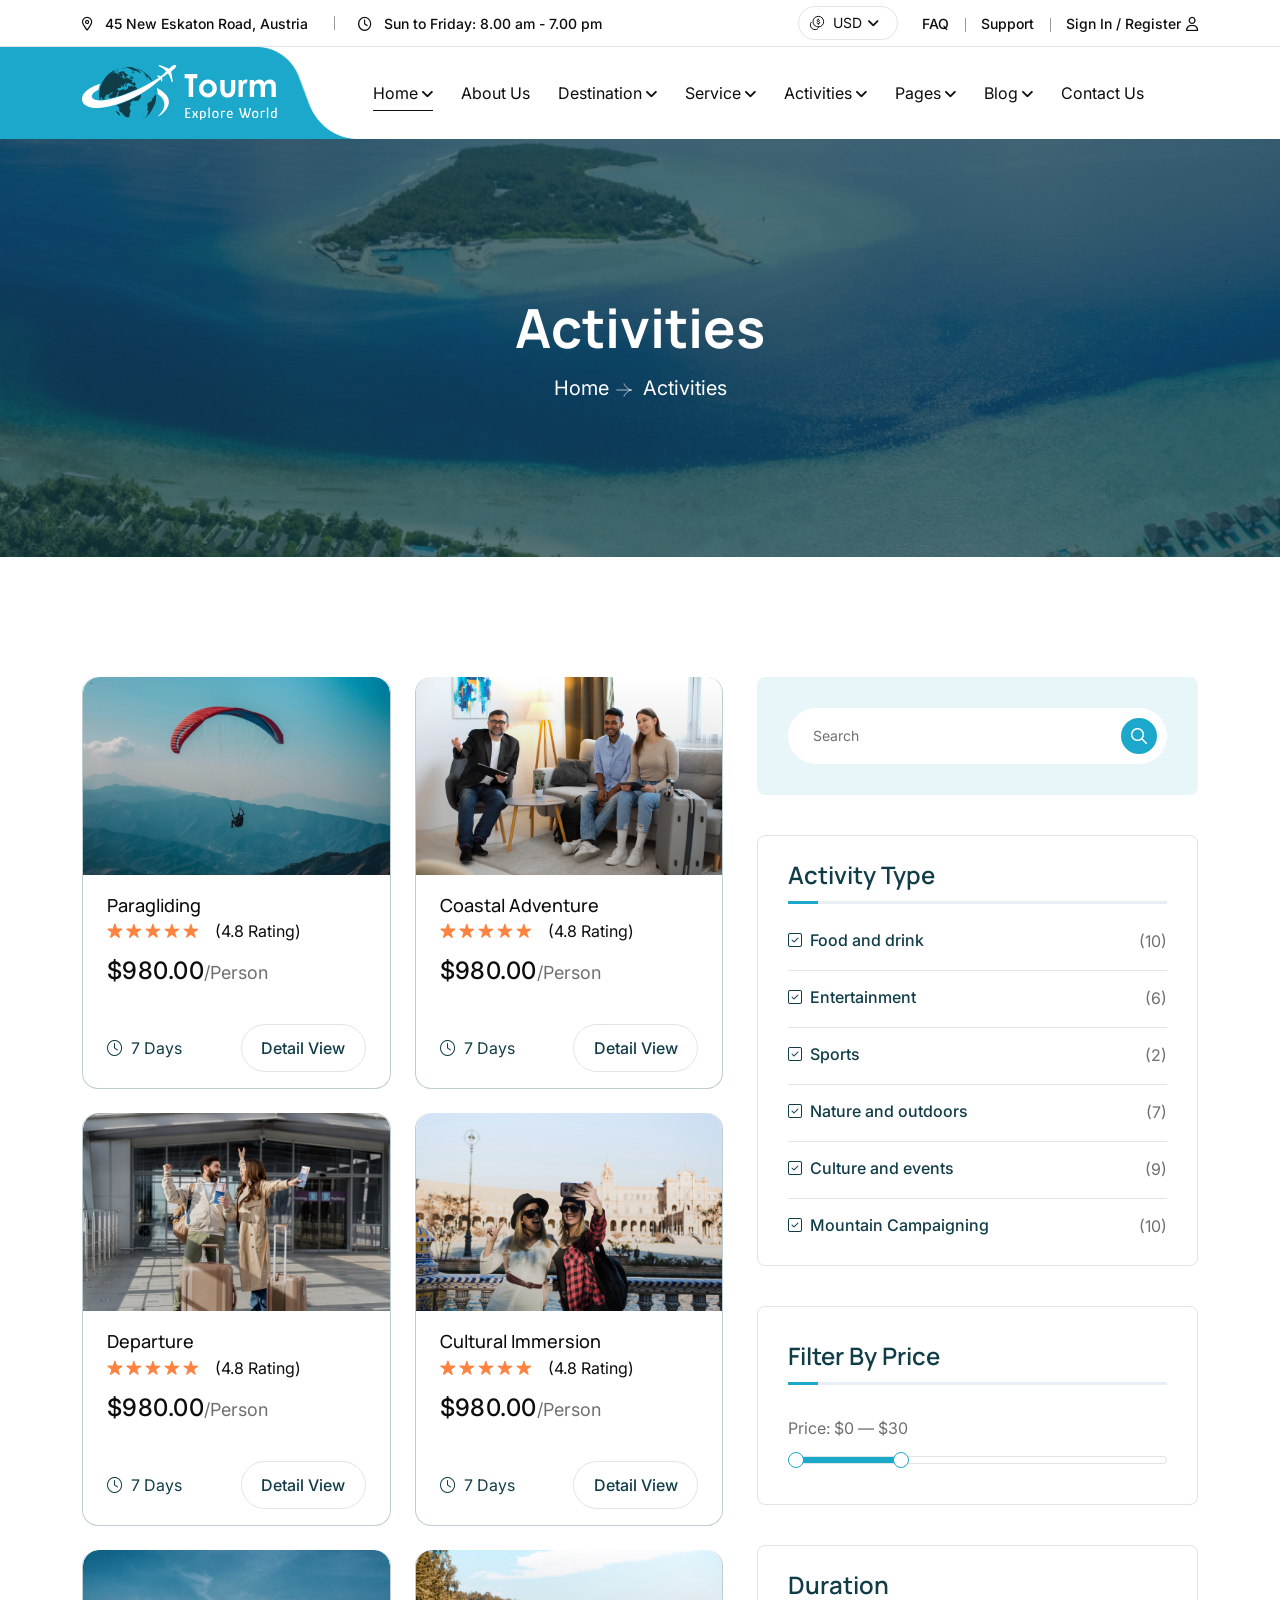
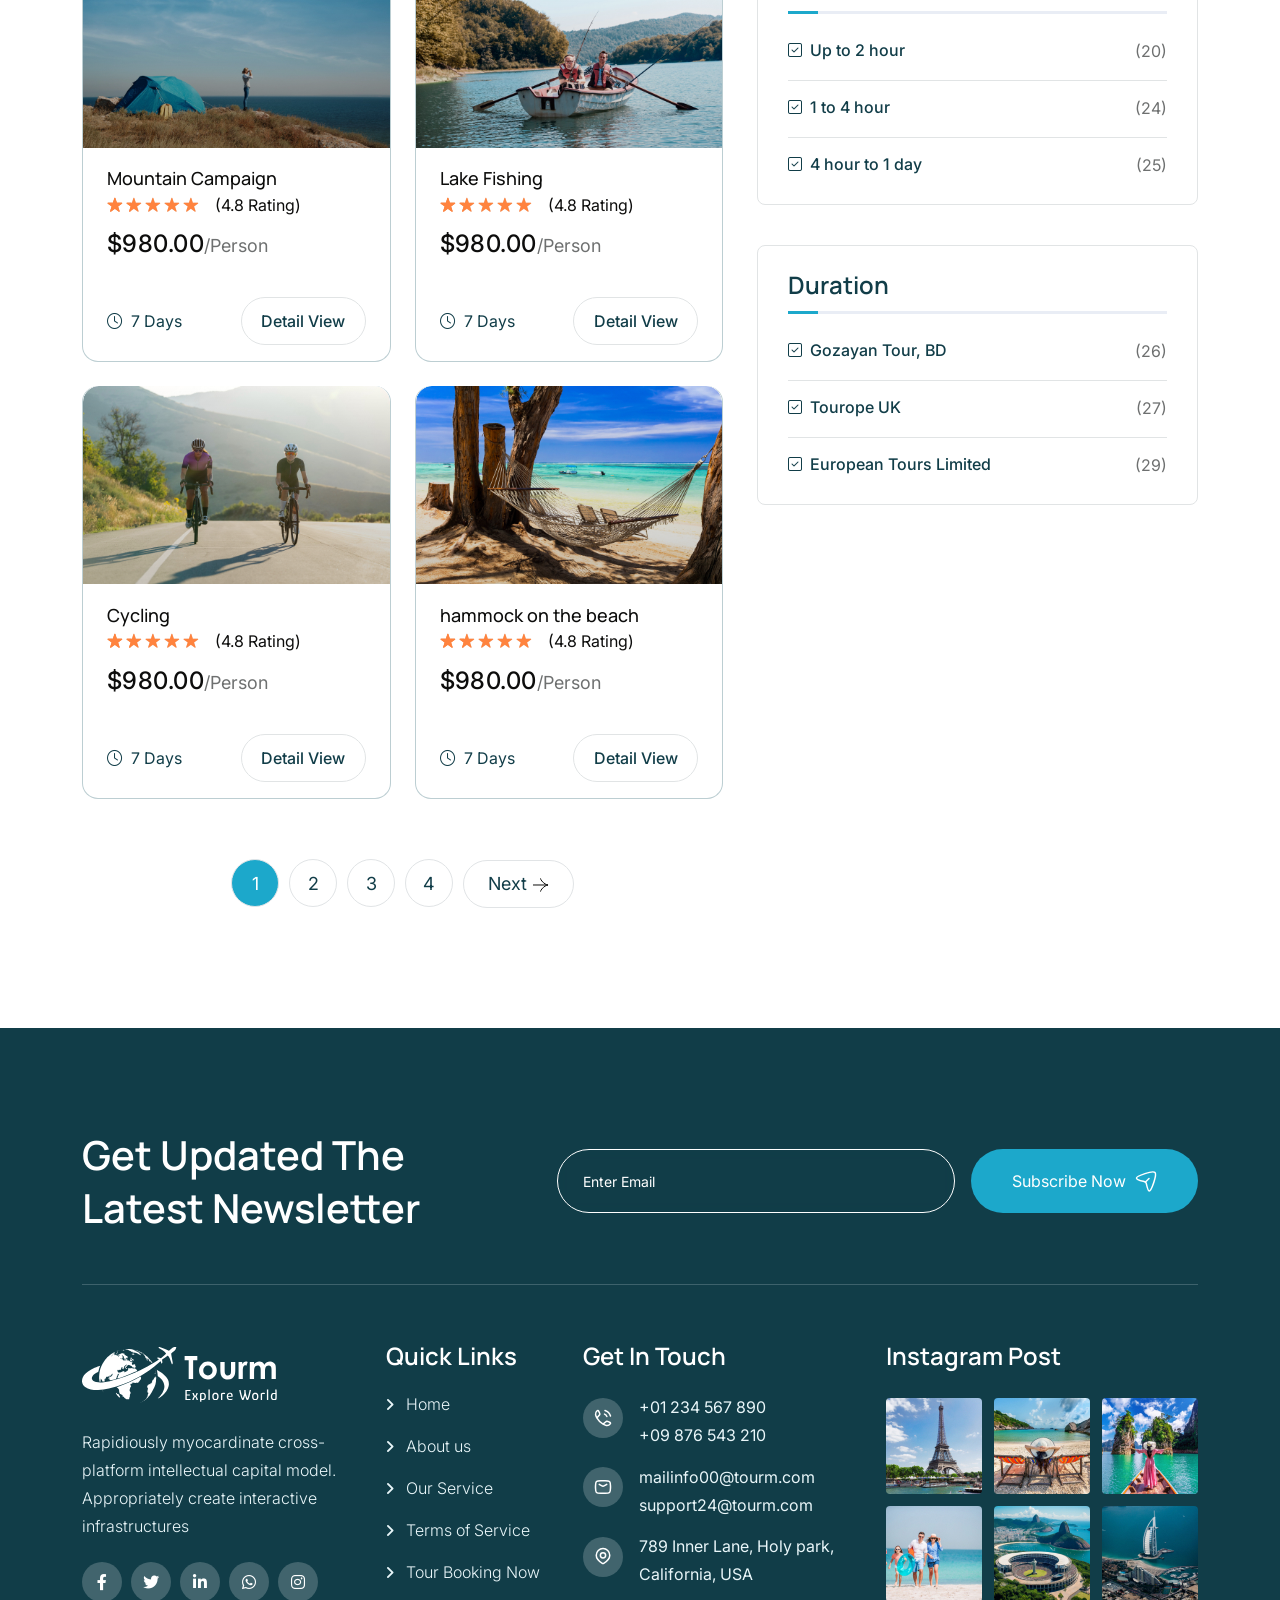
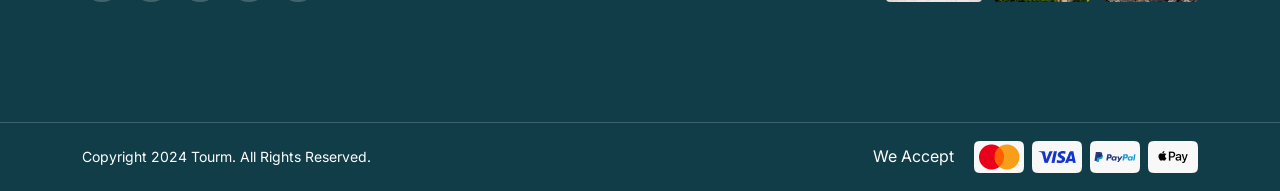
<file: developer-version/activities.html>
<!doctype html>
<html class="no-js" lang="zxx">

<head>
    <meta charset="utf-8">
    <meta http-equiv="x-ua-compatible" content="ie=edge">
    <title>Tourm - Travel & Tour Booking Agency HTML Template - Activities</title>
    <meta name="author" content="Tourm">
    <meta name="description" content="Tourm - Travel & Tour Booking Agency HTML Template ">
    <meta name="keywords" content="Tourm - Travel & Tour Booking Agency HTML Template ">
    <meta name="robots" content="INDEX,FOLLOW">

    <!-- Mobile Specific Metas -->
    <meta name="viewport" content="width=device-width, initial-scale=1, shrink-to-fit=no">

    <!-- Favicons - Place favicon.ico in the root directory -->
    <link rel="apple-touch-icon" sizes="57x57" href="assets/img/favicons/apple-icon-57x57.png">
    <link rel="apple-touch-icon" sizes="60x60" href="assets/img/favicons/apple-icon-60x60.png">
    <link rel="apple-touch-icon" sizes="72x72" href="assets/img/favicons/apple-icon-72x72.png">
    <link rel="apple-touch-icon" sizes="76x76" href="assets/img/favicons/apple-icon-76x76.png">
    <link rel="apple-touch-icon" sizes="114x114" href="assets/img/favicons/apple-icon-114x114.png">
    <link rel="apple-touch-icon" sizes="120x120" href="assets/img/favicons/apple-icon-120x120.png">
    <link rel="apple-touch-icon" sizes="144x144" href="assets/img/favicons/apple-icon-144x144.png">
    <link rel="apple-touch-icon" sizes="152x152" href="assets/img/favicons/apple-icon-152x152.png">
    <link rel="apple-touch-icon" sizes="180x180" href="assets/img/favicons/apple-icon-180x180.png">
    <link rel="icon" type="image/png" sizes="192x192" href="assets/img/favicons/android-icon-192x192.png">
    <link rel="icon" type="image/png" sizes="32x32" href="assets/img/favicons/favicon-32x32.png">
    <link rel="icon" type="image/png" sizes="96x96" href="assets/img/favicons/favicon-96x96.png">
    <link rel="icon" type="image/png" sizes="16x16" href="assets/img/favicons/favicon-16x16.png">
    <link rel="manifest" href="assets/img/favicons/manifest.json">
    <meta name="msapplication-TileColor" content="#ffffff">
    <meta name="msapplication-TileImage" content="assets/img/favicons/ms-icon-144x144.png">
    <meta name="theme-color" content="#ffffff">

    <!--==============================
	  Google Fonts
	============================== -->
    <link rel="preconnect" href="https://fonts.googleapis.com">
    <link rel="preconnect" href="https://fonts.gstatic.com" crossorigin>
    <link rel="preconnect" href="https://fonts.googleapis.com">
    <link rel="preconnect" href="https://fonts.gstatic.com" crossorigin>
    <link href="https://fonts.googleapis.com/css2?family=Inter:wght@100..900&family=Manrope:wght@200..800&family=Montez&display=swap" rel="stylesheet">

    <!--==============================
	    All CSS File
	============================== -->
    <!-- Bootstrap -->
    <link rel="stylesheet" href="assets/css/bootstrap.min.css">
    <!-- Fontawesome Icon -->
    <link rel="stylesheet" href="assets/css/fontawesome.min.css">
    <!-- Magnific Popup -->
    <link rel="stylesheet" href="assets/css/magnific-popup.min.css">

    <!-- Swiper css -->
    <link rel="stylesheet" href="assets/css/swiper-bundle.min.css">
    <!-- Theme Custom CSS -->
    <link rel="stylesheet" href="assets/css/style.css">

</head>

<body>

    <!--[if lte IE 9]>
    	<p class="browserupgrade">You are using an <strong>outdated</strong> browser. Please <a href="https://browsehappy.com/">upgrade your browser</a> to improve your experience and security.</p>
  	<![endif]-->


    <!--********************************
   		Code Start From Here 
	******************************** -->

    <div class="magic-cursor relative z-10">
        <div class="cursor"></div>
        <div class="cursor-follower"></div>
    </div>


    <!--==============================
     Preloader
  ==============================-->
    <div id="preloader" class="preloader ">
        <button class="th-btn preloaderCls">Cancel Preloader </button>
        <div class="preloader-inner">
            <img src="assets/img/logo3.svg" alt="">
        </div>

        <div id="loader" class="th-preloader">
            <div class="animation-preloader">
                <div class="txt-loading">
                    <span preloader-text="T" class="characters">T </span>

                    <span preloader-text="O" class="characters">O </span>

                    <span preloader-text="U" class="characters">U </span>

                    <span preloader-text="R" class="characters">R </span>

                    <span preloader-text="M" class="characters">M </span>
                </div>
            </div>
        </div>

    </div> <!--==============================
    Sidemenu
============================== -->
    <div class="sidemenu-wrapper sidemenu-info ">
        <div class="sidemenu-content">
            <button class="closeButton sideMenuCls"><i class="far fa-times"></i></button>
            <div class="widget  ">
                <div class="th-widget-about">
                    <div class="about-logo">
                        <a href="home-travel.html"><img src="assets/img/logo2.svg" alt="Tourm"></a>
                    </div>
                    <p class="about-text">Rapidiously myocardinate cross-platform intellectual capital model. Appropriately create interactive infrastructures</p>
                    <div class="th-social">
                        <a href="https://www.facebook.com/"><i class="fab fa-facebook-f"></i></a>
                        <a href="https://www.twitter.com/"><i class="fab fa-twitter"></i></a>
                        <a href="https://www.linkedin.com/"><i class="fab fa-linkedin-in"></i></a>
                        <a href="https://www.whatsapp.com/"><i class="fab fa-whatsapp"></i></a>
                    </div>
                </div>
            </div>
            <div class="widget  ">
                <h3 class="widget_title">Recent Posts</h3>
                <div class="recent-post-wrap">
                    <div class="recent-post">
                        <div class="media-img">
                            <a href="blog-details.html"><img src="assets/img/blog/recent-post-1-1.jpg" alt="Blog Image"></a>
                        </div>
                        <div class="media-body">
                            <div class="recent-post-meta">
                                <a href="blog.html"><i class="far fa-calendar"></i>24 Jun , 2024</a>
                            </div>
                            <h4 class="post-title"><a class="text-inherit" href="blog-details.html">Where Vision Meets Concrete
                                    Reality</a></h4>
                        </div>
                    </div>
                    <div class="recent-post">
                        <div class="media-img">
                            <a href="blog-details.html"><img src="assets/img/blog/recent-post-1-2.jpg" alt="Blog Image"></a>
                        </div>
                        <div class="media-body">
                            <div class="recent-post-meta">
                                <a href="blog.html"><i class="far fa-calendar"></i>22 Jun , 2024</a>
                            </div>
                            <h4 class="post-title"><a class="text-inherit" href="blog-details.html">Raising the Bar in Construction.</a></h4>
                        </div>
                    </div>
                </div>
            </div>
            <div class="widget  ">
                <h3 class="widget_title">Get In Touch</h3>
                <div class="th-widget-contact">
                    <div class="info-box_text">
                        <div class="icon">
                            <img src="assets/img/icon/phone.svg" alt="img">
                        </div>
                        <div class="details">
                            <p><a href="tel:+01234567890" class="info-box_link">+01 234 567 890</a></p>
                            <p><a href="tel:+09876543210" class="info-box_link">+09 876 543 210</a></p>
                        </div>
                    </div>
                    <div class="info-box_text">
                        <div class="icon">
                            <img src="assets/img/icon/envelope.svg" alt="img">
                        </div>
                        <div class="details">
                            <p><a href="mailto:mailinfo00@tourm.com" class="info-box_link">mailinfo00@tourm.com</a></p>
                            <p><a href="mailto:support24@tourm.com" class="info-box_link">support24@tourm.com</a></p>
                        </div>
                    </div>
                    <div class="info-box_text">
                        <div class="icon"><img src="assets/img/icon/location-dot.svg" alt="img"></div>
                        <div class="details">
                            <p>789 Inner Lane, Holy park, California, USA</p>
                        </div>
                    </div>
                </div>
            </div>
        </div>
    </div>
    <div class="popup-search-box">
        <button class="searchClose"><i class="fal fa-times"></i></button>
        <form action="#">
            <input type="text" placeholder="What are you looking for?">
            <button type="submit"><i class="fal fa-search"></i></button>
        </form>
    </div><!--==============================
    Mobile Menu
  ============================== -->
    <div class="th-menu-wrapper onepage-nav">
        <div class="th-menu-area text-center">
            <button class="th-menu-toggle"><i class="fal fa-times"></i></button>
            <div class="mobile-logo">
                <a href="home-travel.html"><img src="assets/img/logo2.svg" alt="Tourm"></a>
            </div>
            <div class="th-mobile-menu">
                <ul>
                    <li class="menu-item-has-children">
                        <a class="active" href="home-travel.html">Home</a>
                        <ul class="sub-menu">
                            <li><a href="home-travel.html">Home Travel</a></li>
                            <li><a href="home-tour.html">Home Tour</a></li>
                            <li><a href="home-agency.html">Home Agency</a></li>

                        </ul>
                    </li>
                    <li><a href="about.html">About Us</a></li>
                    <li class="menu-item-has-children">
                        <a href="#">Destination</a>
                        <ul class="sub-menu">
                            <li><a href="destination.html">Destination</a></li>
                            <li><a href="destination-details.html">Destination Details</a></li>
                        </ul>
                    </li>
                    <li class="menu-item-has-children">
                        <a href="#">Service</a>
                        <ul class="sub-menu">
                            <li><a href="service.html">Services</a></li>
                            <li><a href="service-details.html">Service Details</a></li>
                        </ul>
                    </li>
                    <li class="menu-item-has-children">
                        <a href="#">Activities</a>
                        <ul class="sub-menu">
                            <li><a href="activities.html">activities</a></li>
                            <li><a href="activities-details.html">activities Details</a></li>
                        </ul>
                    </li>
                    <li class="menu-item-has-children">
                        <a href="#">Pages</a>
                        <ul class="sub-menu">
                            <li class="menu-item-has-children">
                                <a href="#">Shop</a>
                                <ul class="sub-menu">
                                    <li><a href="shop.html">Shop</a></li>
                                    <li><a href="shop-details.html">Shop Details</a></li>
                                    <li><a href="cart.html">Cart Page</a></li>
                                    <li><a href="checkout.html">Checkout</a></li>
                                    <li><a href="wishlist.html">Wishlist</a></li>
                                </ul>
                            </li>

                            <li><a href="gallery.html">Gallery</a></li>
                            <li><a href="tour.html">Our Tour</a></li>
                            <li><a href="tour-details.html">Tour Details</a></li>
                            <li><a href="tour-guide.html">Tour Guider</a></li>
                            <li><a href="tour-guider-details.html">Tour Guider Details</a></li>
                            <li><a href="faq.html">Faq Page</a></li>
                            <li><a href="price.html">Price Package</a></li>
                            <li><a href="error.html">Error Page</a></li>
                        </ul>

                    </li>
                    <li class="menu-item-has-children">
                        <a href="#">Blog</a>
                        <ul class="sub-menu">
                            <li><a href="blog.html">Blog</a></li>
                            <li><a href="blog-details.html">Blog Details</a></li>
                        </ul>
                    </li>
                    <li>
                        <a href="contact.html">Contact us</a>
                    </li>
                </ul>
            </div>
        </div>
    </div><!--==============================
	Header Area
==============================-->
    <header class="th-header header-layout1">
        <div class="header-top">
            <div class="container th-container">
                <div class="row justify-content-center justify-content-xl-between align-items-center">
                    <div class="col-auto d-none d-md-block">
                        <div class="header-links">
                            <ul>
                                <li class="d-none d-xl-inline-block"><i class="fa-sharp fa-regular  fa-location-dot"></i>
                                    <span>45 New Eskaton Road, Austria</span>
                                </li>
                                <li class="d-none d-xl-inline-block"><i class="fa-regular fa-clock"></i>
                                    <span>Sun to Friday: 8.00 am - 7.00 pm</span>
                                </li>
                            </ul>
                        </div>
                    </div>
                    <div class="col-auto">
                        <div class="header-right">
                            <div class="currency-menu">
                                <img src="assets/img/icon/dollar.svg" alt="">
                                <select class="form-select nice-select">
                                    <option selected="">USD</option>
                                    <option>CNY</option>
                                    <option>EUR</option>
                                    <option>AUD</option>
                                </select>
                            </div>
                            <div class="header-links">
                                <ul>
                                    <li class="d-none d-md-inline-block"><a href="faq.html">FAQ</a></li>
                                    <li class="d-none d-md-inline-block"><a href="contact.html">Support</a></li>
                                    <li><a href="#login-form" class="popup-content">Sign In / Register<i class="fa-regular fa-user"></i></a>
                                    </li>
                                </ul>
                            </div>
                        </div>
                    </div>
                </div>
            </div>
        </div>
        <div class="sticky-wrapper">
            <!-- Main Menu Area -->
            <div class="menu-area">
                <div class="container th-container">
                    <div class="row align-items-center justify-content-between">
                        <div class="col-auto">
                            <div class="header-logo">
                                <a href="home-travel.html"><img src="assets/img/logo.svg" alt="Tourm"></a>
                            </div>
                        </div>
                        <div class="col-auto me-xl-auto">
                            <nav class="main-menu d-none d-xl-inline-block">
                                <ul>
                                    <li class="menu-item-has-children">
                                        <a class="active" href="home-travel.html">Home</a>
                                        <ul class="sub-menu">
                                            <li><a href="home-travel.html">Home Travel</a></li>
                                            <li><a href="home-tour.html">Home Tour</a></li>
                                            <li><a href="home-agency.html">Home Agency</a></li>

                                        </ul>
                                    </li>
                                    <li><a href="about.html">About Us</a></li>
                                    <li class="menu-item-has-children">
                                        <a href="#">Destination</a>
                                        <ul class="sub-menu">
                                            <li><a href="destination.html">Destination</a></li>
                                            <li><a href="destination-details.html">Destination Details</a></li>
                                        </ul>
                                    </li>
                                    <li class="menu-item-has-children">
                                        <a href="#">Service</a>
                                        <ul class="sub-menu">
                                            <li><a href="service.html">Services</a></li>
                                            <li><a href="service-details.html">Service Details</a></li>
                                        </ul>
                                    </li>
                                    <li class="menu-item-has-children">
                                        <a href="#">Activities</a>
                                        <ul class="sub-menu">
                                            <li><a href="activities.html">activities</a></li>
                                            <li><a href="activities-details.html">activities Details</a></li>
                                        </ul>
                                    </li>
                                    <li class="menu-item-has-children">
                                        <a href="#">Pages</a>
                                        <ul class="sub-menu">
                                            <li class="menu-item-has-children">
                                                <a href="#">Shop</a>
                                                <ul class="sub-menu">
                                                    <li><a href="shop.html">Shop</a></li>
                                                    <li><a href="shop-details.html">Shop Details</a></li>
                                                    <li><a href="cart.html">Cart Page</a></li>
                                                    <li><a href="checkout.html">Checkout</a></li>
                                                    <li><a href="wishlist.html">Wishlist</a></li>
                                                </ul>
                                            </li>

                                            <li><a href="gallery.html">Gallery</a></li>
                                            <li><a href="tour.html">Our Tour</a></li>
                                            <li><a href="tour-details.html">Tour Details</a></li>
                                            <li><a href="tour-guide.html">Tour Guider</a></li>
                                            <li><a href="tour-guider-details.html">Tour Guider Details</a></li>
                                            <li><a href="faq.html">Faq Page</a></li>
                                            <li><a href="price.html">Price Package</a></li>
                                            <li><a href="error.html">Error Page</a></li>
                                        </ul>

                                    </li>
                                    <li class="menu-item-has-children">
                                        <a href="#">Blog</a>
                                        <ul class="sub-menu">
                                            <li><a href="blog.html">Blog</a></li>
                                            <li><a href="blog-details.html">Blog Details</a></li>
                                        </ul>
                                    </li>
                                    <li>
                                        <a href="contact.html">Contact us</a>
                                    </li>
                                </ul>
                            </nav>
                            <button type="button" class="th-menu-toggle d-block d-xl-none"><i class="far fa-bars"></i></button>
                        </div>
                        <div class="col-auto d-none d-xl-block">
                            <div class="header-button">
                                <a href="contact.html" class="th-btn style3 th-icon">Book Now</a>

                            </div>
                        </div>
                    </div>
                </div>
                <div class="logo-bg" data-mask-src="assets/img/logo_bg_mask.png"></div>
            </div>
        </div>
    </header>
    <!--==============================
    Breadcumb
============================== -->
    <div class="breadcumb-wrapper " data-bg-src="assets/img/bg/breadcumb-bg.jpg">
        <div class="container">
            <div class="breadcumb-content">
                <h1 class="breadcumb-title">Activities</h1>
                <ul class="breadcumb-menu">
                    <li><a href="home-travel.html">Home</a></li>
                    <li>Activities</li>
                </ul>
            </div>
        </div>
    </div>
    <!--==============================
Product Area
==============================-->
    <section class="space">
        <div class="container">
            <div class="row">
                <div class="col-xxl-8 col-lg-7">
                    <div class="row gy-24 gx-24">
                        <div class="col-md-6">
                            <div class="tour-box th-ani">
                                <div class="tour-box_img global-img">
                                    <img src="assets/img/tour/tour_5_1.jpg" alt="image">
                                </div>
                                <div class="tour-content">
                                    <h3 class="box-title"><a href="activities-details.html">Paragliding</a></h3>
                                    <div class="tour-rating">
                                        <div class="star-rating" role="img" aria-label="Rated 5.00 out of 5"><span style="width:100%">Rated
                                                <strong class="rating">5.00</strong> out of 5 based on <span class="rating">4.8</span>(4.8
                                                Rating)</span></div>
                                        <a href="activities-details.html" class="woocommerce-review-link">(<span class="count">4.8</span>
                                            Rating)</a>
                                    </div>
                                    <h4 class="tour-box_price"><span class="currency">$980.00</span>/Person</h4>
                                    <div class="tour-action">
                                        <span><i class="fa-light fa-clock"></i>7 Days</span>
                                        <a href="activities-details.html" class="th-btn style4">Detail View</a>
                                    </div>
                                </div>
                            </div>
                        </div>

                        <div class="col-md-6">
                            <div class="tour-box th-ani">
                                <div class="tour-box_img global-img">
                                    <img src="assets/img/tour/tour_5_2.jpg" alt="image">
                                </div>
                                <div class="tour-content">
                                    <h3 class="box-title"><a href="activities-details.html">Coastal Adventure </a></h3>
                                    <div class="tour-rating">
                                        <div class="star-rating" role="img" aria-label="Rated 5.00 out of 5"><span style="width:100%">Rated
                                                <strong class="rating">5.00</strong> out of 5 based on <span class="rating">4.8</span>(4.8
                                                Rating)</span></div>
                                        <a href="activities-details.html" class="woocommerce-review-link">(<span class="count">4.8</span>
                                            Rating)</a>
                                    </div>
                                    <h4 class="tour-box_price"><span class="currency">$980.00</span>/Person</h4>
                                    <div class="tour-action">
                                        <span><i class="fa-light fa-clock"></i>7 Days</span>
                                        <a href="activities-details.html" class="th-btn style4">Detail View</a>
                                    </div>
                                </div>
                            </div>
                        </div>

                        <div class="col-md-6">
                            <div class="tour-box th-ani">
                                <div class="tour-box_img global-img">
                                    <img src="assets/img/tour/tour_5_3.jpg" alt="image">
                                </div>
                                <div class="tour-content">
                                    <h3 class="box-title"><a href="activities-details.html">Departure</a></h3>
                                    <div class="tour-rating">
                                        <div class="star-rating" role="img" aria-label="Rated 5.00 out of 5"><span style="width:100%">Rated
                                                <strong class="rating">5.00</strong> out of 5 based on <span class="rating">4.8</span>(4.8
                                                Rating)</span></div>
                                        <a href="activities-details.html" class="woocommerce-review-link">(<span class="count">4.8</span>
                                            Rating)</a>
                                    </div>
                                    <h4 class="tour-box_price"><span class="currency">$980.00</span>/Person</h4>
                                    <div class="tour-action">
                                        <span><i class="fa-light fa-clock"></i>7 Days</span>
                                        <a href="activities-details.html" class="th-btn style4">Detail View</a>
                                    </div>
                                </div>
                            </div>
                        </div>

                        <div class="col-md-6">
                            <div class="tour-box th-ani">
                                <div class="tour-box_img global-img">
                                    <img src="assets/img/tour/tour_5_4.jpg" alt="image">
                                </div>
                                <div class="tour-content">
                                    <h3 class="box-title"><a href="activities-details.html">Cultural Immersion</a></h3>
                                    <div class="tour-rating">
                                        <div class="star-rating" role="img" aria-label="Rated 5.00 out of 5"><span style="width:100%">Rated
                                                <strong class="rating">5.00</strong> out of 5 based on <span class="rating">4.8</span>(4.8
                                                Rating)</span></div>
                                        <a href="activities-details.html" class="woocommerce-review-link">(<span class="count">4.8</span>
                                            Rating)</a>
                                    </div>
                                    <h4 class="tour-box_price"><span class="currency">$980.00</span>/Person</h4>
                                    <div class="tour-action">
                                        <span><i class="fa-light fa-clock"></i>7 Days</span>
                                        <a href="activities-details.html" class="th-btn style4">Detail View</a>
                                    </div>
                                </div>
                            </div>
                        </div>

                        <div class="col-md-6">
                            <div class="tour-box th-ani">
                                <div class="tour-box_img global-img">
                                    <img src="assets/img/tour/tour_5_5.jpg" alt="image">
                                </div>
                                <div class="tour-content">
                                    <h3 class="box-title"><a href="activities-details.html">Mountain Campaign</a></h3>
                                    <div class="tour-rating">
                                        <div class="star-rating" role="img" aria-label="Rated 5.00 out of 5"><span style="width:100%">Rated
                                                <strong class="rating">5.00</strong> out of 5 based on <span class="rating">4.8</span>(4.8
                                                Rating)</span></div>
                                        <a href="activities-details.html" class="woocommerce-review-link">(<span class="count">4.8</span>
                                            Rating)</a>
                                    </div>
                                    <h4 class="tour-box_price"><span class="currency">$980.00</span>/Person</h4>
                                    <div class="tour-action">
                                        <span><i class="fa-light fa-clock"></i>7 Days</span>
                                        <a href="activities-details.html" class="th-btn style4">Detail View</a>
                                    </div>
                                </div>
                            </div>
                        </div>

                        <div class="col-md-6">
                            <div class="tour-box th-ani">
                                <div class="tour-box_img global-img">
                                    <img src="assets/img/tour/tour_5_6.jpg" alt="image">
                                </div>
                                <div class="tour-content">
                                    <h3 class="box-title"><a href="activities-details.html">Lake Fishing </a></h3>
                                    <div class="tour-rating">
                                        <div class="star-rating" role="img" aria-label="Rated 5.00 out of 5"><span style="width:100%">Rated
                                                <strong class="rating">5.00</strong> out of 5 based on <span class="rating">4.8</span>(4.8
                                                Rating)</span></div>
                                        <a href="activities-details.html" class="woocommerce-review-link">(<span class="count">4.8</span>
                                            Rating)</a>
                                    </div>
                                    <h4 class="tour-box_price"><span class="currency">$980.00</span>/Person</h4>
                                    <div class="tour-action">
                                        <span><i class="fa-light fa-clock"></i>7 Days</span>
                                        <a href="activities-details.html" class="th-btn style4">Detail View</a>
                                    </div>
                                </div>
                            </div>
                        </div>

                        <div class="col-md-6">
                            <div class="tour-box th-ani">
                                <div class="tour-box_img global-img">
                                    <img src="assets/img/tour/tour_5_7.jpg" alt="image">
                                </div>
                                <div class="tour-content">
                                    <h3 class="box-title"><a href="activities-details.html">Cycling</a></h3>
                                    <div class="tour-rating">
                                        <div class="star-rating" role="img" aria-label="Rated 5.00 out of 5"><span style="width:100%">Rated
                                                <strong class="rating">5.00</strong> out of 5 based on <span class="rating">4.8</span>(4.8
                                                Rating)</span></div>
                                        <a href="activities-details.html" class="woocommerce-review-link">(<span class="count">4.8</span>
                                            Rating)</a>
                                    </div>
                                    <h4 class="tour-box_price"><span class="currency">$980.00</span>/Person</h4>
                                    <div class="tour-action">
                                        <span><i class="fa-light fa-clock"></i>7 Days</span>
                                        <a href="activities-details.html" class="th-btn style4">Detail View</a>
                                    </div>
                                </div>
                            </div>
                        </div>

                        <div class="col-md-6">
                            <div class="tour-box th-ani">
                                <div class="tour-box_img global-img">
                                    <img src="assets/img/tour/tour_5_8.jpg" alt="image">
                                </div>
                                <div class="tour-content">
                                    <h3 class="box-title"><a href="activities-details.html">hammock on the beach</a></h3>
                                    <div class="tour-rating">
                                        <div class="star-rating" role="img" aria-label="Rated 5.00 out of 5"><span style="width:100%">Rated
                                                <strong class="rating">5.00</strong> out of 5 based on <span class="rating">4.8</span>(4.8
                                                Rating)</span></div>
                                        <a href="activities-details.html" class="woocommerce-review-link">(<span class="count">4.8</span>
                                            Rating)</a>
                                    </div>
                                    <h4 class="tour-box_price"><span class="currency">$980.00</span>/Person</h4>
                                    <div class="tour-action">
                                        <span><i class="fa-light fa-clock"></i>7 Days</span>
                                        <a href="activities-details.html" class="th-btn style4">Detail View</a>
                                    </div>
                                </div>
                            </div>
                        </div>

                        <div class="th-pagination mt-60 mb-0 text-center">
                            <ul>
                                <li><a class="active" href="blog.html">1</a></li>
                                <li><a href="blog.html">2</a></li>
                                <li><a href="blog.html">3</a></li>
                                <li><a href="blog.html">4</a></li>
                                <li><a class="next-page" href="blog.html">Next <img src="assets/img/icon/arrow-right4.svg" alt=""></a></li>
                            </ul>
                        </div>
                    </div>
                </div>
                <div class="col-xxl-4 col-lg-5">
                    <aside class="sidebar-area">
                        <div class="widget widget_search  ">
                            <form class="search-form">
                                <input type="text" placeholder="Search">
                                <button type="submit"><i class="far fa-search"></i></button>
                            </form>
                        </div>
                        <div class="widget widget_categories  ">
                            <h3 class="widget_title">Activity Type</h3>
                            <ul>
                                <li>
                                    <a href="blog.html"><i class="fa-light fa-square-check"></i>Food and drink</a>
                                    <span>(10)</span>
                                </li>
                                <li>
                                    <a href="blog.html"><i class="fa-light fa-square-check"></i>Entertainment</a>
                                    <span>(6)</span>
                                </li>
                                <li>
                                    <a href="blog.html"><i class="fa-light fa-square-check"></i>Sports</a>
                                    <span>(2)</span>
                                </li>
                                <li>
                                    <a href="blog.html"><i class="fa-light fa-square-check"></i>Nature and outdoors</a>
                                    <span>(7)</span>
                                </li>
                                <li>
                                    <a href="blog.html"><i class="fa-light fa-square-check"></i>Culture and events</a>
                                    <span>(9)</span>
                                </li>
                                <li>
                                    <a href="blog.html"><i class="fa-light fa-square-check"></i>Mountain Campaigning</a>
                                    <span>(10)</span>
                                </li>
                            </ul>
                        </div>
                        <div class="widget widget_price_filter  ">
                            <h4 class="widget_title">Filter By Price</h4>
                            <div class="price_slider_wrapper">
                                <div class="price_label">
                                    Price: <span class="from">$0 </span> — <span class="to">$1000</span>
                                </div>
                                <div class="price_slider"></div>
                            </div>
                        </div>
                        <div class="widget widget_categories  ">
                            <h3 class="widget_title">Duration</h3>
                            <ul>
                                <li>
                                    <a href="blog.html"><i class="fa-light fa-square-check"></i>Up to 2 hour</a>
                                    <span>(20)</span>
                                </li>
                                <li>
                                    <a href="blog.html"><i class="fa-light fa-square-check"></i>1 to 4 hour</a>
                                    <span>(24)</span>
                                </li>
                                <li>
                                    <a href="blog.html"><i class="fa-light fa-square-check"></i>4 hour to 1 day</a>
                                    <span>(25)</span>
                                </li>
                            </ul>
                        </div>
                        <div class="widget widget_categories  ">
                            <h3 class="widget_title">Duration</h3>
                            <ul>
                                <li>
                                    <a href="blog.html"><i class="fa-light fa-square-check"></i>Gozayan Tour, BD</a>
                                    <span>(26)</span>
                                </li>
                                <li>
                                    <a href="blog.html"><i class="fa-light fa-square-check"></i>Tourope UK</a>
                                    <span>(27)</span>
                                </li>
                                <li>
                                    <a href="blog.html"><i class="fa-light fa-square-check"></i>European Tours Limited</a>
                                    <span>(29)</span>
                                </li>
                            </ul>
                        </div>
                    </aside>
                </div>

            </div>

        </div>
    </section><!--==============================
	Footer Area
==============================-->
    <footer class="footer-wrapper bg-title footer-layout2">
        <div class="widget-area">
            <div class="container">
                <div class="newsletter-area">
                    <div class="newsletter-top">
                        <div class="row gy-4 align-items-center">
                            <div class="col-lg-5">
                                <h2 class="newsletter-title text-white text-capitalize mb-0">get updated the latest
                                    newsletter</h2>
                            </div>
                            <div class="col-lg-7">
                                <form class="newsletter-form style2">
                                    <input class="form-control " type="email" placeholder="Enter Email" required="">
                                    <button type="submit" class="th-btn style1">Subscribe Now <img src="assets/img/icon/plane2.svg" alt=""></button>
                                </form>
                            </div>
                        </div>
                    </div>
                </div>
                <div class="row justify-content-between">
                    <div class="col-md-6 col-xl-3">
                        <div class="widget footer-widget">
                            <div class="th-widget-about">
                                <div class="about-logo">
                                    <a href="home-travel.html"><img src="assets/img/logo-white.svg" alt="Tourm"></a>
                                </div>
                                <p class="about-text">Rapidiously myocardinate cross-platform intellectual capital model. Appropriately create interactive infrastructures</p>
                                <div class="th-social">
                                    <a href="https://www.facebook.com/"><i class="fab fa-facebook-f"></i></a>
                                    <a href="https://www.twitter.com/"><i class="fab fa-twitter"></i></a>
                                    <a href="https://www.linkedin.com/"><i class="fab fa-linkedin-in"></i></a>
                                    <a href="https://www.whatsapp.com/"><i class="fab fa-whatsapp"></i></a>
                                    <a href="https://instagram.com/"><i class="fab fa-instagram"></i></a>
                                </div>
                            </div>
                        </div>
                    </div>
                    <div class="col-md-6 col-xl-auto">
                        <div class="widget widget_nav_menu footer-widget">
                            <h3 class="widget_title">Quick Links</h3>
                            <div class="menu-all-pages-container">
                                <ul class="menu">

                                    <li><a href="index.html">Home</a></li>
                                    <li><a href="about.html">About us</a></li>
                                    <li><a href="service.html">Our Service</a></li>
                                    <li><a href="contact.html">Terms of Service</a></li>
                                    <li><a href="contact.html">Tour Booking Now</a></li>
                                </ul>
                            </div>
                        </div>
                    </div>
                    <div class="col-md-6 col-xl-auto">
                        <div class="widget footer-widget">
                            <h3 class="widget_title">Get In Touch</h3>
                            <div class="th-widget-contact">
                                <div class="info-box_text">
                                    <div class="icon">
                                        <img src="assets/img/icon/phone.svg" alt="img">
                                    </div>
                                    <div class="details">
                                        <p><a href="tel:+01234567890" class="info-box_link">+01 234 567 890</a></p>
                                        <p><a href="tel:+09876543210" class="info-box_link">+09 876 543 210</a></p>
                                    </div>
                                </div>
                                <div class="info-box_text">
                                    <div class="icon">
                                        <img src="assets/img/icon/envelope.svg" alt="img">
                                    </div>
                                    <div class="details">
                                        <p><a href="mailto:mailinfo00@tourm.com" class="info-box_link">mailinfo00@tourm.com</a></p>
                                        <p><a href="mailto:support24@tourm.com" class="info-box_link">support24@tourm.com</a></p>
                                    </div>
                                </div>
                                <div class="info-box_text">
                                    <div class="icon"><img src="assets/img/icon/location-dot.svg" alt="img"></div>
                                    <div class="details">
                                        <p>789 Inner Lane, Holy park, California, USA</p>
                                    </div>
                                </div>
                            </div>
                        </div>
                    </div>
                    <div class="col-md-6 col-xl-auto">
                        <div class="widget footer-widget">
                            <h3 class="widget_title">Instagram Post</h3>
                            <div class="sidebar-gallery">
                                <div class="gallery-thumb">
                                    <img src="assets/img/widget/gallery_1_1.jpg" alt="Gallery Image">
                                    <a target="_blank" href="https://www.instagram.com/" class="gallery-btn"><i class="fab fa-instagram"></i></a>
                                </div>
                                <div class="gallery-thumb">
                                    <img src="assets/img/widget/gallery_1_2.jpg" alt="Gallery Image">
                                    <a target="_blank" href="https://www.instagram.com/" class="gallery-btn"><i class="fab fa-instagram"></i></a>
                                </div>
                                <div class="gallery-thumb">
                                    <img src="assets/img/widget/gallery_1_3.jpg" alt="Gallery Image">
                                    <a target="_blank" href="https://www.instagram.com/" class="gallery-btn"><i class="fab fa-instagram"></i></a>
                                </div>
                                <div class="gallery-thumb">
                                    <img src="assets/img/widget/gallery_1_4.jpg" alt="Gallery Image">
                                    <a target="_blank" href="https://www.instagram.com/" class="gallery-btn"><i class="fab fa-instagram"></i></a>
                                </div>
                                <div class="gallery-thumb">
                                    <img src="assets/img/widget/gallery_1_5.jpg" alt="Gallery Image">
                                    <a target="_blank" href="https://www.instagram.com/" class="gallery-btn"><i class="fab fa-instagram"></i></a>
                                </div>
                                <div class="gallery-thumb">
                                    <img src="assets/img/widget/gallery_1_6.jpg" alt="Gallery Image">
                                    <a target="_blank" href="https://www.instagram.com/" class="gallery-btn"><i class="fab fa-instagram"></i></a>
                                </div>
                            </div>
                        </div>
                    </div>
                </div>
            </div>
        </div>
        <div class="copyright-wrap">
            <div class="container">
                <div class="row justify-content-between align-items-center">
                    <div class="col-md-6">
                        <p class="copyright-text">Copyright 2024 <a href="home-travel.html">Tourm</a>. All Rights Reserved.</p>
                    </div>
                    <div class="col-md-6 text-end d-none d-md-block">
                        <div class="footer-card">
                            <span class="title">We Accept</span>
                            <img src="assets/img/shape/cards.png" alt="">
                        </div>
                    </div>
                </div>

            </div>
        </div>
        <div class="shape-mockup movingX d-none d-xxl-block" data-top="24%" data-left="5%">
            <img src="assets/img/shape/shape_8.png" alt="shape">
        </div>
    </footer>

    <!--********************************
			Code End  Here 
	******************************** -->

    <!-- Scroll To Top -->
    <div class="scroll-top">
        <svg class="progress-circle svg-content" width="100%" height="100%" viewBox="-1 -1 102 102">
            <path d="M50,1 a49,49 0 0,1 0,98 a49,49 0 0,1 0,-98" style="transition: stroke-dashoffset 10ms linear 0s; stroke-dasharray: 307.919, 307.919; stroke-dashoffset: 307.919;">
            </path>
        </svg>
    </div>
    <!--==============================
modal Area  
==============================-->
    <div id="login-form" class="popup-login-register mfp-hide">
        <ul class="nav" id="pills-tab" role="tablist">
            <li class="nav-item" role="presentation">
                <button class="nav-menu" id="pills-home-tab" data-bs-toggle="pill" data-bs-target="#pills-home" type="button" role="tab" aria-controls="pills-home" aria-selected="false">Login</button>
            </li>
            <li class="nav-item" role="presentation">
                <button class="nav-menu active" id="pills-profile-tab" data-bs-toggle="pill" data-bs-target="#pills-profile" type="button" role="tab" aria-controls="pills-profile" aria-selected="true">Register</button>
            </li>
        </ul>
        <div class="tab-content" id="pills-tabContent">
            <div class="tab-pane fade" id="pills-home" role="tabpanel" aria-labelledby="pills-home-tab">
                <h3 class="box-title mb-30">Sign in to your account</h3>
                <div class="th-login-form">
                    <form action="mail.php" method="POST" class="login-form ajax-contact">
                        <div class="row">
                            <div class="form-group col-12">
                                <label>Username or email</label>
                                <input type="text" class="form-control" name="email" id="email" required="required">
                            </div>
                            <div class="form-group col-12">
                                <label>Password</label>
                                <input type="password" class="form-control" name="pasword" id="pasword" required="required">
                            </div>

                            <div class="form-btn mb-20 col-12">
                                <button class="th-btn btn-fw th-radius2 ">Send Message</button>
                            </div>
                        </div>
                        <div id="forgot_url">
                            <a href="my-account.html">Forgot password?</a>
                        </div>
                        <p class="form-messages mb-0 mt-3"></p>
                    </form>
                </div>
            </div>
            <div class="tab-pane fade active show" id="pills-profile" role="tabpanel" aria-labelledby="pills-profile-tab">
                <h3 class="th-form-title mb-30">Sign in to your account</h3>
                <form action="mail.php" method="POST" class="login-form ajax-contact">
                    <div class="row">
                        <div class="form-group col-12">
                            <label>Username*</label>
                            <input type="text" class="form-control" name="usename" id="usename" required="required">
                        </div>
                        <div class="form-group col-12">
                            <label>First name*</label>
                            <input type="text" class="form-control" name="firstname" id="firstname" required="required">
                        </div>
                        <div class="form-group col-12">
                            <label>Last name*</label>
                            <input type="text" class="form-control" name="lastname" id="lastname" required="required">
                        </div>
                        <div class="form-group col-12">
                            <label for="new_email">Your email*</label>
                            <input type="text" class="form-control" name="new_email" id="new_email" required="required">
                        </div>
                        <div class="form-group col-12">
                            <label for="new_email_confirm">Confirm email*</label>
                            <input type="text" class="form-control" name="new_email_confirm" id="new_email_confirm" required="required">
                        </div>
                        <div class="statement">
                            <span class="register-notes">A password will be emailed to you.</span>
                        </div>

                        <div class="form-btn mt-20 col-12">
                            <button class="th-btn btn-fw th-radius2 ">Sign up</button>
                        </div>
                    </div>
                    <p class="form-messages mb-0 mt-3"></p>
                </form>
            </div>
        </div>
    </div>

    <!--==============================
    All Js File
============================== -->
    <!-- Jquery -->
    <!-- Jquery -->
    <script src="assets/js/vendor/jquery-3.6.0.min.js"></script>
    <!-- Swiper Js -->
    <script src="assets/js/swiper-bundle.min.js"></script>
    <!-- Bootstrap -->
    <script src="assets/js/bootstrap.min.js"></script>
    <!-- Magnific Popup -->
    <script src="assets/js/jquery.magnific-popup.min.js"></script>
    <!-- Counter Up -->
    <script src="assets/js/jquery.counterup.min.js"></script>
    <!-- Range Slider -->
    <script src="assets/js/jquery-ui.min.js"></script>
    <!-- imagesloaded -->
    <script src="assets/js/imagesloaded.pkgd.min.js"></script>
    <!-- isotope -->
    <script src="assets/js/isotope.pkgd.min.js"></script>
    <!-- gsap -->
    <script src="assets/js/gsap.min.js"></script>

    <!-- circle-progress -->
    <script src="assets/js/circle-progress.js"></script>

    <script src="assets/js/matter.min.js"></script>
    <script src="assets/js/matterjs-custom.js"></script>


    <!-- nice select -->
    <script src="assets/js/nice-select.min.js"></script>




    <!-- Main Js File -->
    <script src="assets/js/main.js"></script>
</body>

</html>
</file>
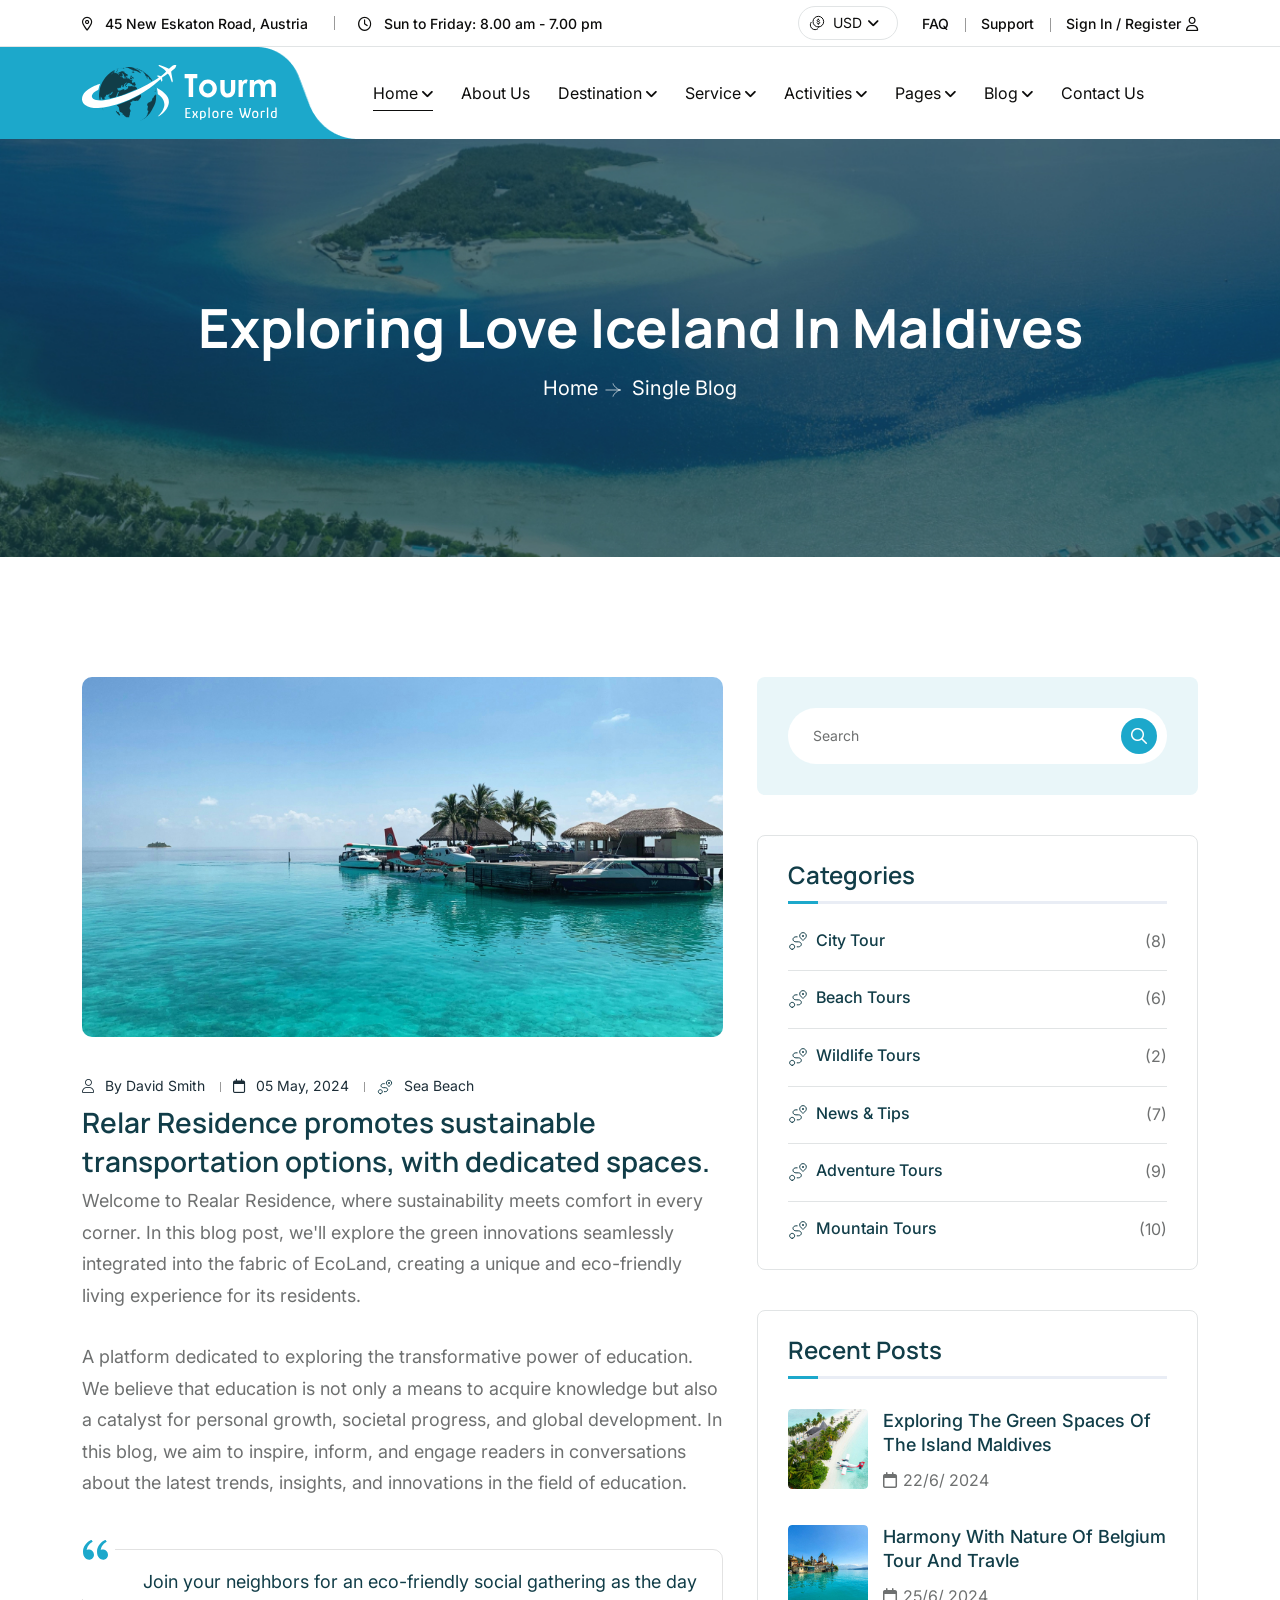
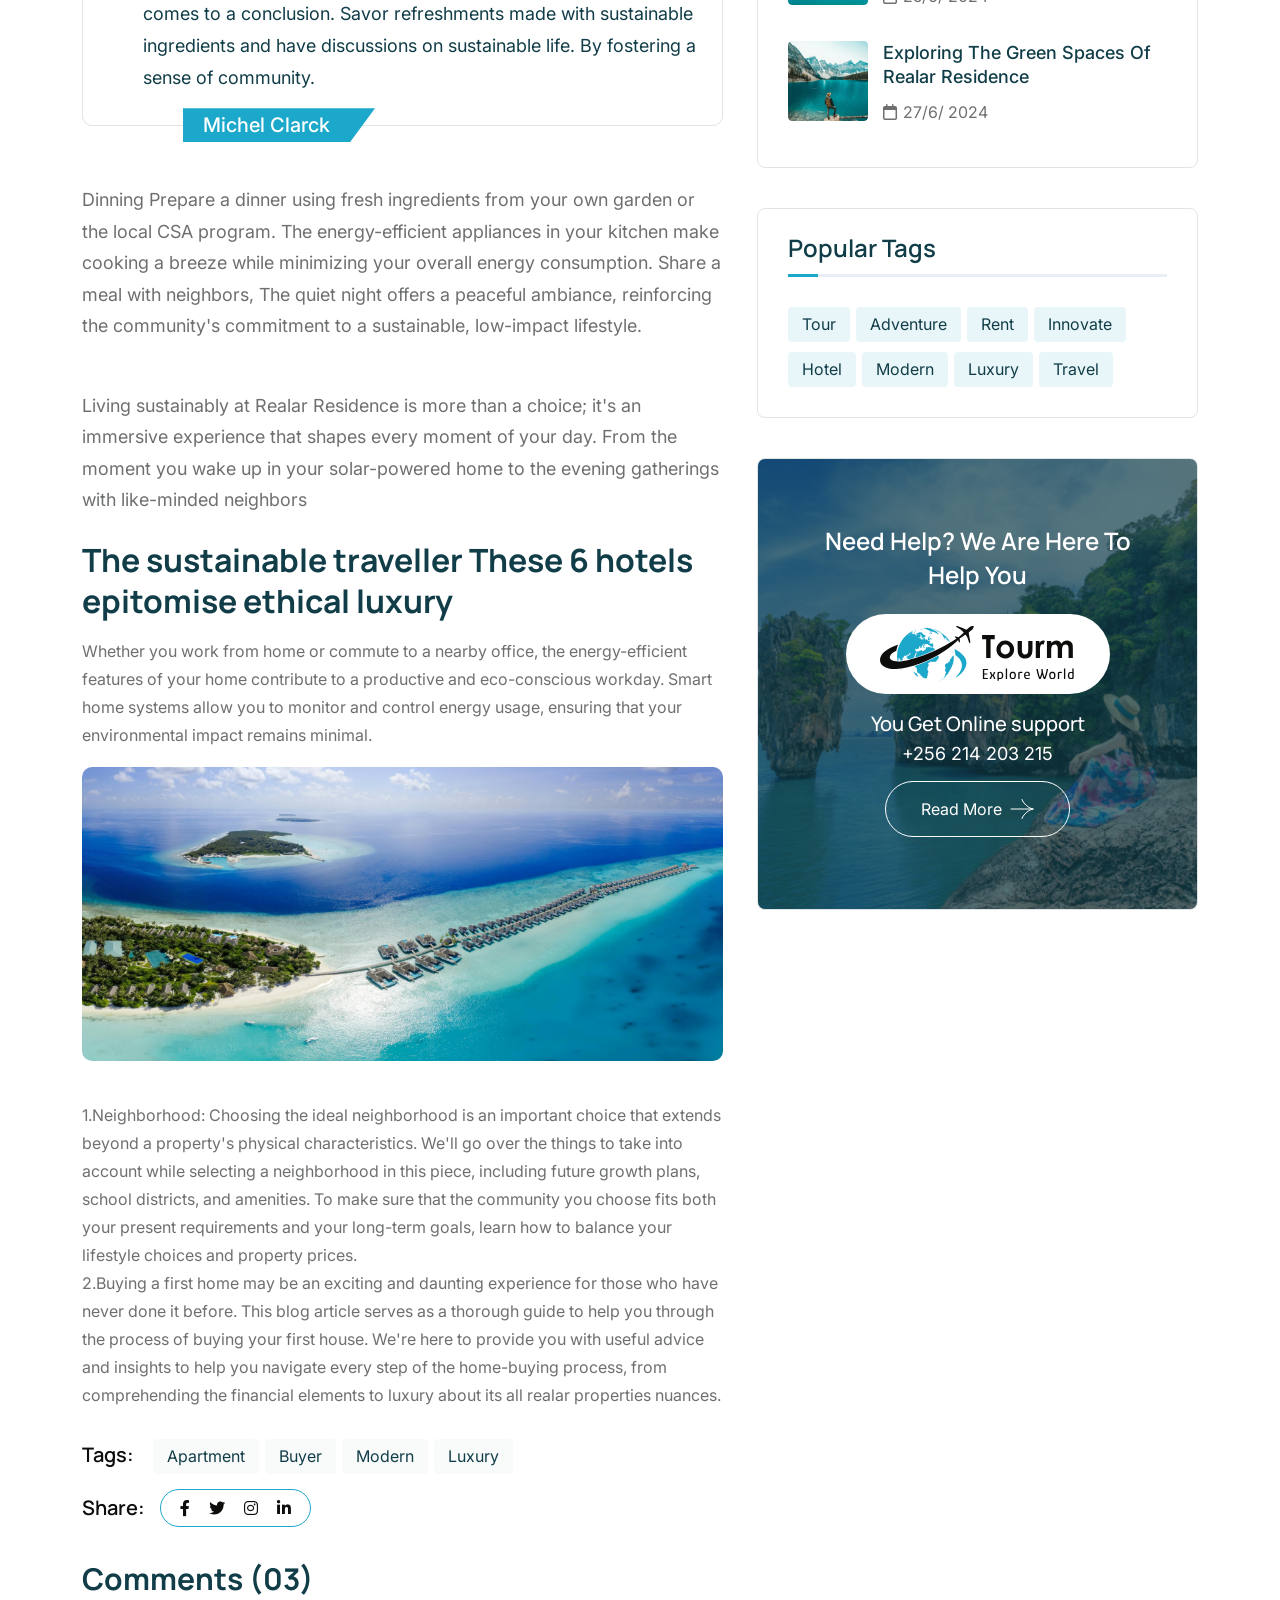
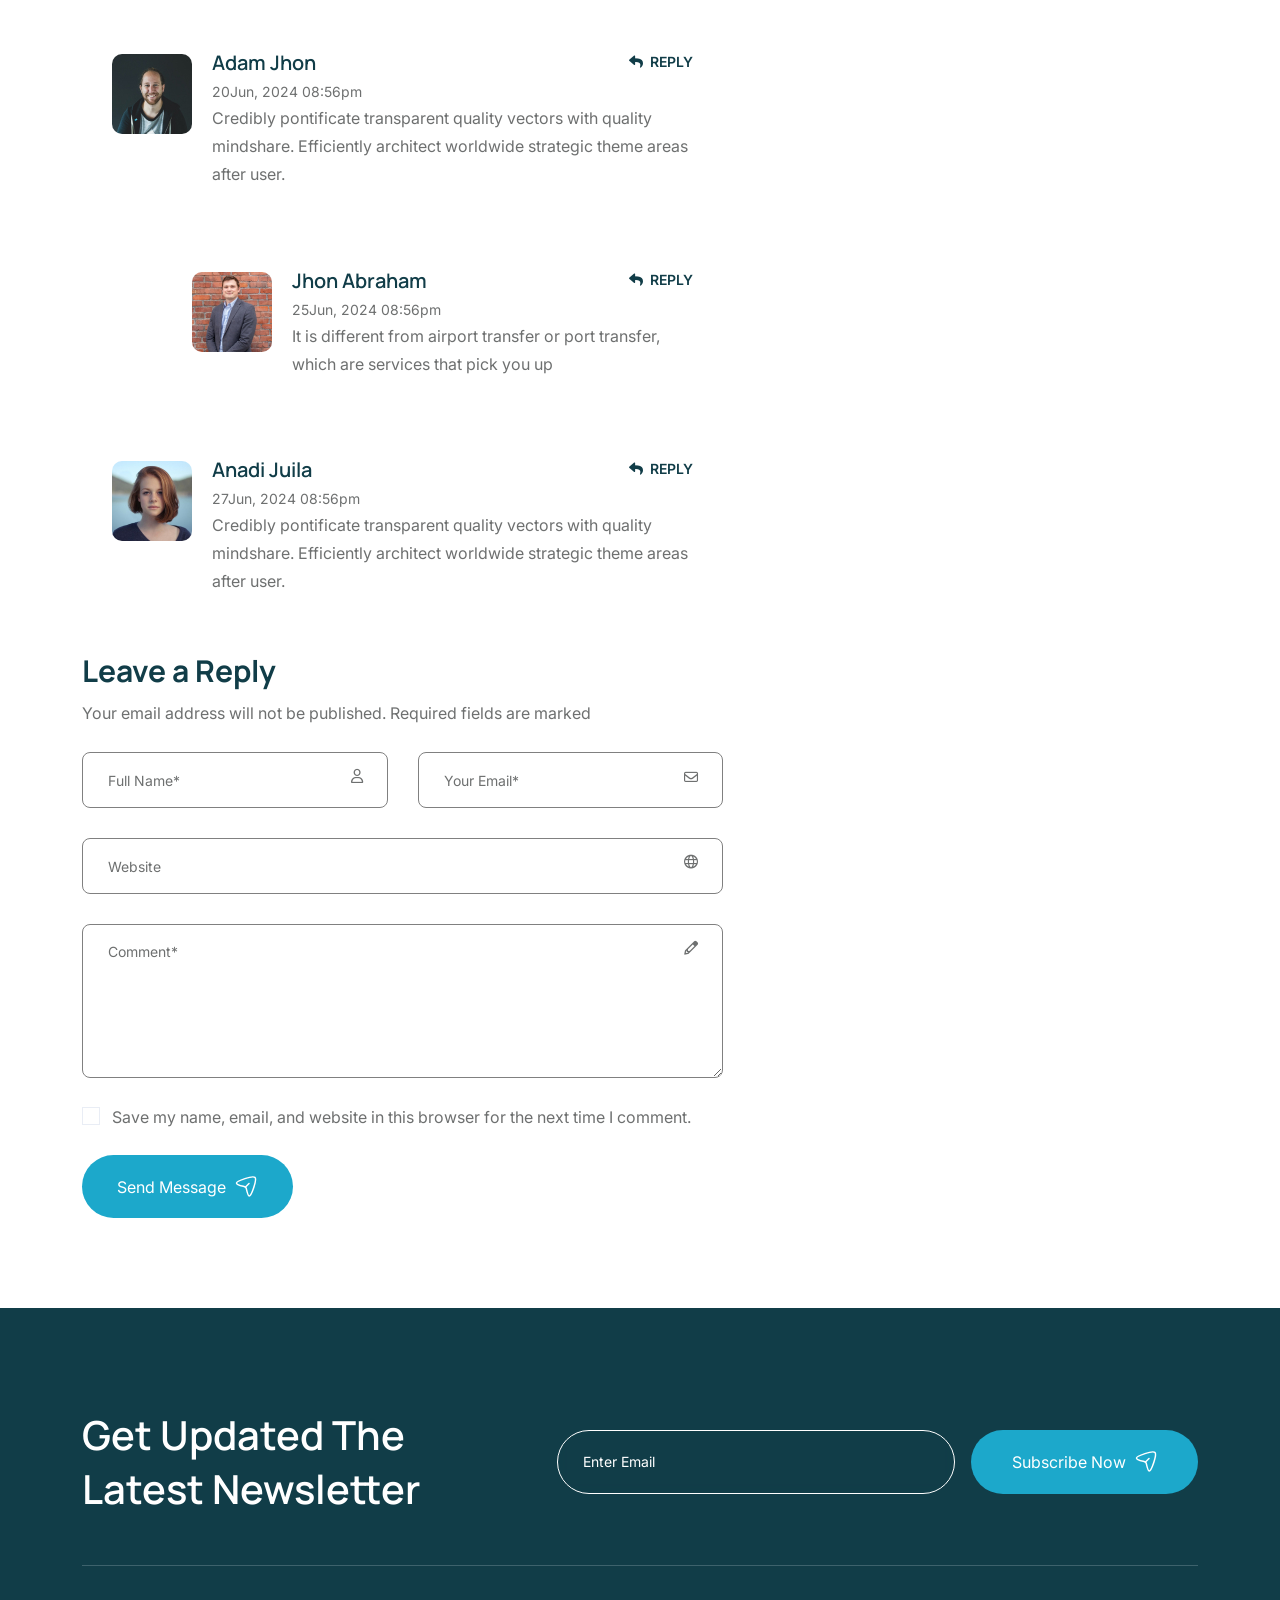
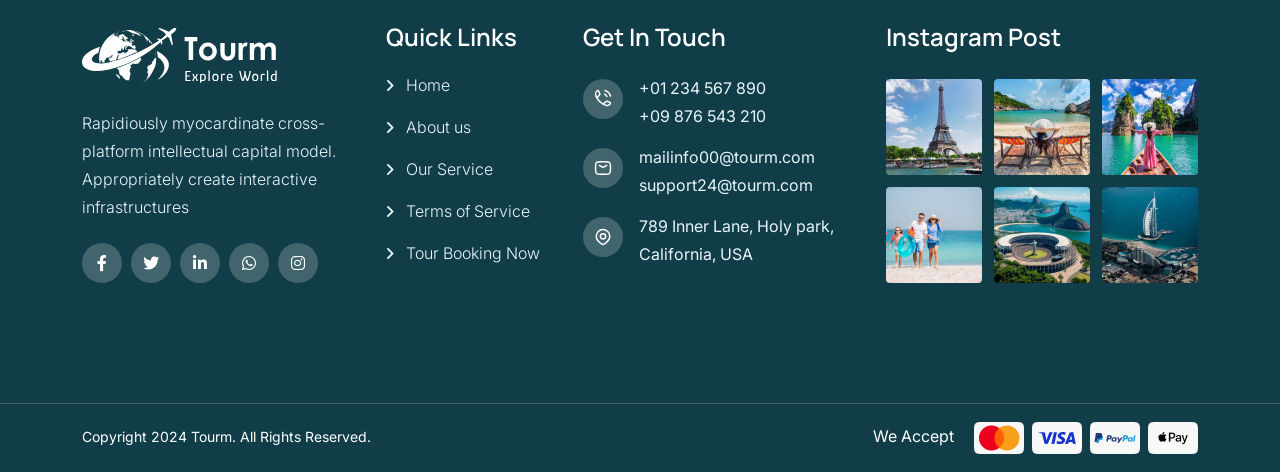
<file: developer-version/blog-details.html>
<!doctype html>
<html class="no-js" lang="zxx">

<head>
    <meta charset="utf-8">
    <meta http-equiv="x-ua-compatible" content="ie=edge">
    <title>Tourm - Travel & Tour Booking Agency HTML Template - Exploring Love Iceland in maldives</title>
    <meta name="author" content="Tourm">
    <meta name="description" content="Tourm - Travel & Tour Booking Agency HTML Template ">
    <meta name="keywords" content="Tourm - Travel & Tour Booking Agency HTML Template ">
    <meta name="robots" content="INDEX,FOLLOW">

    <!-- Mobile Specific Metas -->
    <meta name="viewport" content="width=device-width, initial-scale=1, shrink-to-fit=no">

    <!-- Favicons - Place favicon.ico in the root directory -->
    <link rel="apple-touch-icon" sizes="57x57" href="assets/img/favicons/apple-icon-57x57.png">
    <link rel="apple-touch-icon" sizes="60x60" href="assets/img/favicons/apple-icon-60x60.png">
    <link rel="apple-touch-icon" sizes="72x72" href="assets/img/favicons/apple-icon-72x72.png">
    <link rel="apple-touch-icon" sizes="76x76" href="assets/img/favicons/apple-icon-76x76.png">
    <link rel="apple-touch-icon" sizes="114x114" href="assets/img/favicons/apple-icon-114x114.png">
    <link rel="apple-touch-icon" sizes="120x120" href="assets/img/favicons/apple-icon-120x120.png">
    <link rel="apple-touch-icon" sizes="144x144" href="assets/img/favicons/apple-icon-144x144.png">
    <link rel="apple-touch-icon" sizes="152x152" href="assets/img/favicons/apple-icon-152x152.png">
    <link rel="apple-touch-icon" sizes="180x180" href="assets/img/favicons/apple-icon-180x180.png">
    <link rel="icon" type="image/png" sizes="192x192" href="assets/img/favicons/android-icon-192x192.png">
    <link rel="icon" type="image/png" sizes="32x32" href="assets/img/favicons/favicon-32x32.png">
    <link rel="icon" type="image/png" sizes="96x96" href="assets/img/favicons/favicon-96x96.png">
    <link rel="icon" type="image/png" sizes="16x16" href="assets/img/favicons/favicon-16x16.png">
    <link rel="manifest" href="assets/img/favicons/manifest.json">
    <meta name="msapplication-TileColor" content="#ffffff">
    <meta name="msapplication-TileImage" content="assets/img/favicons/ms-icon-144x144.png">
    <meta name="theme-color" content="#ffffff">

    <!--==============================
	  Google Fonts
	============================== -->
    <link rel="preconnect" href="https://fonts.googleapis.com">
    <link rel="preconnect" href="https://fonts.gstatic.com" crossorigin>
    <link rel="preconnect" href="https://fonts.googleapis.com">
    <link rel="preconnect" href="https://fonts.gstatic.com" crossorigin>
    <link href="https://fonts.googleapis.com/css2?family=Inter:wght@100..900&family=Manrope:wght@200..800&family=Montez&display=swap" rel="stylesheet">

    <!--==============================
	    All CSS File
	============================== -->
    <!-- Bootstrap -->
    <link rel="stylesheet" href="assets/css/bootstrap.min.css">
    <!-- Fontawesome Icon -->
    <link rel="stylesheet" href="assets/css/fontawesome.min.css">
    <!-- Magnific Popup -->
    <link rel="stylesheet" href="assets/css/magnific-popup.min.css">

    <!-- Swiper css -->
    <link rel="stylesheet" href="assets/css/swiper-bundle.min.css">
    <!-- Theme Custom CSS -->
    <link rel="stylesheet" href="assets/css/style.css">

</head>

<body>

    <!--[if lte IE 9]>
    	<p class="browserupgrade">You are using an <strong>outdated</strong> browser. Please <a href="https://browsehappy.com/">upgrade your browser</a> to improve your experience and security.</p>
  	<![endif]-->


    <!--********************************
   		Code Start From Here 
	******************************** -->

    <div class="magic-cursor relative z-10">
        <div class="cursor"></div>
        <div class="cursor-follower"></div>
    </div>


    <!--==============================
     Preloader
  ==============================-->
    <div id="preloader" class="preloader ">
        <button class="th-btn preloaderCls">Cancel Preloader </button>
        <div class="preloader-inner">
            <img src="assets/img/logo3.svg" alt="">
        </div>

        <div id="loader" class="th-preloader">
            <div class="animation-preloader">
                <div class="txt-loading">
                    <span preloader-text="T" class="characters">T </span>

                    <span preloader-text="O" class="characters">O </span>

                    <span preloader-text="U" class="characters">U </span>

                    <span preloader-text="R" class="characters">R </span>

                    <span preloader-text="M" class="characters">M </span>
                </div>
            </div>
        </div>

    </div> <!--==============================
    Sidemenu
============================== -->
    <div class="sidemenu-wrapper sidemenu-info ">
        <div class="sidemenu-content">
            <button class="closeButton sideMenuCls"><i class="far fa-times"></i></button>
            <div class="widget  ">
                <div class="th-widget-about">
                    <div class="about-logo">
                        <a href="home-travel.html"><img src="assets/img/logo2.svg" alt="Tourm"></a>
                    </div>
                    <p class="about-text">Rapidiously myocardinate cross-platform intellectual capital model. Appropriately create interactive infrastructures</p>
                    <div class="th-social">
                        <a href="https://www.facebook.com/"><i class="fab fa-facebook-f"></i></a>
                        <a href="https://www.twitter.com/"><i class="fab fa-twitter"></i></a>
                        <a href="https://www.linkedin.com/"><i class="fab fa-linkedin-in"></i></a>
                        <a href="https://www.whatsapp.com/"><i class="fab fa-whatsapp"></i></a>
                    </div>
                </div>
            </div>
            <div class="widget  ">
                <h3 class="widget_title">Recent Posts</h3>
                <div class="recent-post-wrap">
                    <div class="recent-post">
                        <div class="media-img">
                            <a href="blog-details.html"><img src="assets/img/blog/recent-post-1-1.jpg" alt="Blog Image"></a>
                        </div>
                        <div class="media-body">
                            <div class="recent-post-meta">
                                <a href="blog.html"><i class="far fa-calendar"></i>24 Jun , 2024</a>
                            </div>
                            <h4 class="post-title"><a class="text-inherit" href="blog-details.html">Where Vision Meets Concrete
                                    Reality</a></h4>
                        </div>
                    </div>
                    <div class="recent-post">
                        <div class="media-img">
                            <a href="blog-details.html"><img src="assets/img/blog/recent-post-1-2.jpg" alt="Blog Image"></a>
                        </div>
                        <div class="media-body">
                            <div class="recent-post-meta">
                                <a href="blog.html"><i class="far fa-calendar"></i>22 Jun , 2024</a>
                            </div>
                            <h4 class="post-title"><a class="text-inherit" href="blog-details.html">Raising the Bar in Construction.</a></h4>
                        </div>
                    </div>
                </div>
            </div>
            <div class="widget  ">
                <h3 class="widget_title">Get In Touch</h3>
                <div class="th-widget-contact">
                    <div class="info-box_text">
                        <div class="icon">
                            <img src="assets/img/icon/phone.svg" alt="img">
                        </div>
                        <div class="details">
                            <p><a href="tel:+01234567890" class="info-box_link">+01 234 567 890</a></p>
                            <p><a href="tel:+09876543210" class="info-box_link">+09 876 543 210</a></p>
                        </div>
                    </div>
                    <div class="info-box_text">
                        <div class="icon">
                            <img src="assets/img/icon/envelope.svg" alt="img">
                        </div>
                        <div class="details">
                            <p><a href="mailto:mailinfo00@tourm.com" class="info-box_link">mailinfo00@tourm.com</a></p>
                            <p><a href="mailto:support24@tourm.com" class="info-box_link">support24@tourm.com</a></p>
                        </div>
                    </div>
                    <div class="info-box_text">
                        <div class="icon"><img src="assets/img/icon/location-dot.svg" alt="img"></div>
                        <div class="details">
                            <p>789 Inner Lane, Holy park, California, USA</p>
                        </div>
                    </div>
                </div>
            </div>
        </div>
    </div>
    <div class="popup-search-box">
        <button class="searchClose"><i class="fal fa-times"></i></button>
        <form action="#">
            <input type="text" placeholder="What are you looking for?">
            <button type="submit"><i class="fal fa-search"></i></button>
        </form>
    </div><!--==============================
    Mobile Menu
  ============================== -->
    <div class="th-menu-wrapper onepage-nav">
        <div class="th-menu-area text-center">
            <button class="th-menu-toggle"><i class="fal fa-times"></i></button>
            <div class="mobile-logo">
                <a href="home-travel.html"><img src="assets/img/logo2.svg" alt="Tourm"></a>
            </div>
            <div class="th-mobile-menu">
                <ul>
                    <li class="menu-item-has-children">
                        <a class="active" href="home-travel.html">Home</a>
                        <ul class="sub-menu">
                            <li><a href="home-travel.html">Home Travel</a></li>
                            <li><a href="home-tour.html">Home Tour</a></li>
                            <li><a href="home-agency.html">Home Agency</a></li>

                        </ul>
                    </li>
                    <li><a href="about.html">About Us</a></li>
                    <li class="menu-item-has-children">
                        <a href="#">Destination</a>
                        <ul class="sub-menu">
                            <li><a href="destination.html">Destination</a></li>
                            <li><a href="destination-details.html">Destination Details</a></li>
                        </ul>
                    </li>
                    <li class="menu-item-has-children">
                        <a href="#">Service</a>
                        <ul class="sub-menu">
                            <li><a href="service.html">Services</a></li>
                            <li><a href="service-details.html">Service Details</a></li>
                        </ul>
                    </li>
                    <li class="menu-item-has-children">
                        <a href="#">Activities</a>
                        <ul class="sub-menu">
                            <li><a href="activities.html">activities</a></li>
                            <li><a href="activities-details.html">activities Details</a></li>
                        </ul>
                    </li>
                    <li class="menu-item-has-children">
                        <a href="#">Pages</a>
                        <ul class="sub-menu">
                            <li class="menu-item-has-children">
                                <a href="#">Shop</a>
                                <ul class="sub-menu">
                                    <li><a href="shop.html">Shop</a></li>
                                    <li><a href="shop-details.html">Shop Details</a></li>
                                    <li><a href="cart.html">Cart Page</a></li>
                                    <li><a href="checkout.html">Checkout</a></li>
                                    <li><a href="wishlist.html">Wishlist</a></li>
                                </ul>
                            </li>

                            <li><a href="gallery.html">Gallery</a></li>
                            <li><a href="tour.html">Our Tour</a></li>
                            <li><a href="tour-details.html">Tour Details</a></li>
                            <li><a href="tour-guide.html">Tour Guider</a></li>
                            <li><a href="tour-guider-details.html">Tour Guider Details</a></li>
                            <li><a href="faq.html">Faq Page</a></li>
                            <li><a href="price.html">Price Package</a></li>
                            <li><a href="error.html">Error Page</a></li>
                        </ul>

                    </li>
                    <li class="menu-item-has-children">
                        <a href="#">Blog</a>
                        <ul class="sub-menu">
                            <li><a href="blog.html">Blog</a></li>
                            <li><a href="blog-details.html">Blog Details</a></li>
                        </ul>
                    </li>
                    <li>
                        <a href="contact.html">Contact us</a>
                    </li>
                </ul>
            </div>
        </div>
    </div><!--==============================
	Header Area
==============================-->
    <header class="th-header header-layout1">
        <div class="header-top">
            <div class="container th-container">
                <div class="row justify-content-center justify-content-xl-between align-items-center">
                    <div class="col-auto d-none d-md-block">
                        <div class="header-links">
                            <ul>
                                <li class="d-none d-xl-inline-block"><i class="fa-sharp fa-regular  fa-location-dot"></i>
                                    <span>45 New Eskaton Road, Austria</span>
                                </li>
                                <li class="d-none d-xl-inline-block"><i class="fa-regular fa-clock"></i>
                                    <span>Sun to Friday: 8.00 am - 7.00 pm</span>
                                </li>
                            </ul>
                        </div>
                    </div>
                    <div class="col-auto">
                        <div class="header-right">
                            <div class="currency-menu">
                                <img src="assets/img/icon/dollar.svg" alt="">
                                <select class="form-select nice-select">
                                    <option selected="">USD</option>
                                    <option>CNY</option>
                                    <option>EUR</option>
                                    <option>AUD</option>
                                </select>
                            </div>
                            <div class="header-links">
                                <ul>
                                    <li class="d-none d-md-inline-block"><a href="faq.html">FAQ</a></li>
                                    <li class="d-none d-md-inline-block"><a href="contact.html">Support</a></li>
                                    <li><a href="#login-form" class="popup-content">Sign In / Register<i class="fa-regular fa-user"></i></a>
                                    </li>
                                </ul>
                            </div>
                        </div>
                    </div>
                </div>
            </div>
        </div>
        <div class="sticky-wrapper">
            <!-- Main Menu Area -->
            <div class="menu-area">
                <div class="container th-container">
                    <div class="row align-items-center justify-content-between">
                        <div class="col-auto">
                            <div class="header-logo">
                                <a href="home-travel.html"><img src="assets/img/logo.svg" alt="Tourm"></a>
                            </div>
                        </div>
                        <div class="col-auto me-xl-auto">
                            <nav class="main-menu d-none d-xl-inline-block">
                                <ul>
                                    <li class="menu-item-has-children">
                                        <a class="active" href="home-travel.html">Home</a>
                                        <ul class="sub-menu">
                                            <li><a href="home-travel.html">Home Travel</a></li>
                                            <li><a href="home-tour.html">Home Tour</a></li>
                                            <li><a href="home-agency.html">Home Agency</a></li>

                                        </ul>
                                    </li>
                                    <li><a href="about.html">About Us</a></li>
                                    <li class="menu-item-has-children">
                                        <a href="#">Destination</a>
                                        <ul class="sub-menu">
                                            <li><a href="destination.html">Destination</a></li>
                                            <li><a href="destination-details.html">Destination Details</a></li>
                                        </ul>
                                    </li>
                                    <li class="menu-item-has-children">
                                        <a href="#">Service</a>
                                        <ul class="sub-menu">
                                            <li><a href="service.html">Services</a></li>
                                            <li><a href="service-details.html">Service Details</a></li>
                                        </ul>
                                    </li>
                                    <li class="menu-item-has-children">
                                        <a href="#">Activities</a>
                                        <ul class="sub-menu">
                                            <li><a href="activities.html">activities</a></li>
                                            <li><a href="activities-details.html">activities Details</a></li>
                                        </ul>
                                    </li>
                                    <li class="menu-item-has-children">
                                        <a href="#">Pages</a>
                                        <ul class="sub-menu">
                                            <li class="menu-item-has-children">
                                                <a href="#">Shop</a>
                                                <ul class="sub-menu">
                                                    <li><a href="shop.html">Shop</a></li>
                                                    <li><a href="shop-details.html">Shop Details</a></li>
                                                    <li><a href="cart.html">Cart Page</a></li>
                                                    <li><a href="checkout.html">Checkout</a></li>
                                                    <li><a href="wishlist.html">Wishlist</a></li>
                                                </ul>
                                            </li>

                                            <li><a href="gallery.html">Gallery</a></li>
                                            <li><a href="tour.html">Our Tour</a></li>
                                            <li><a href="tour-details.html">Tour Details</a></li>
                                            <li><a href="tour-guide.html">Tour Guider</a></li>
                                            <li><a href="tour-guider-details.html">Tour Guider Details</a></li>
                                            <li><a href="faq.html">Faq Page</a></li>
                                            <li><a href="price.html">Price Package</a></li>
                                            <li><a href="error.html">Error Page</a></li>
                                        </ul>

                                    </li>
                                    <li class="menu-item-has-children">
                                        <a href="#">Blog</a>
                                        <ul class="sub-menu">
                                            <li><a href="blog.html">Blog</a></li>
                                            <li><a href="blog-details.html">Blog Details</a></li>
                                        </ul>
                                    </li>
                                    <li>
                                        <a href="contact.html">Contact us</a>
                                    </li>
                                </ul>
                            </nav>
                            <button type="button" class="th-menu-toggle d-block d-xl-none"><i class="far fa-bars"></i></button>
                        </div>
                        <div class="col-auto d-none d-xl-block">
                            <div class="header-button">
                                <a href="contact.html" class="th-btn style3 th-icon">Book Now</a>

                            </div>
                        </div>
                    </div>
                </div>
                <div class="logo-bg" data-mask-src="assets/img/logo_bg_mask.png"></div>
            </div>
        </div>
    </header>
    <!--==============================
    Breadcumb
============================== -->
    <div class="breadcumb-wrapper " data-bg-src="assets/img/bg/breadcumb-bg.jpg">
        <div class="container">
            <div class="breadcumb-content">
                <h1 class="breadcumb-title">Exploring Love Iceland in maldives</h1>
                <ul class="breadcumb-menu">
                    <li><a href="home-travel.html">Home</a></li>
                    <li>Single Blog</li>
                </ul>
            </div>
        </div>
    </div><!--==============================
        Blog Area
    ==============================-->
    <section class="th-blog-wrapper blog-details space-top space-extra-bottom">
        <div class="container">
            <div class="row">
                <div class="col-xxl-8 col-lg-7">
                    <div class="th-blog blog-single">
                        <div class="blog-img">
                            <img src="assets/img/blog/blog-s-1-4.jpg" alt="Blog Image">
                        </div>
                        <div class="blog-content">
                            <div class="blog-meta">
                                <a class="author" href="blog.html"><i class="fa-light fa-user"></i>by David Smith</a>
                                <a href="blog.html"><i class="fa-regular fa-calendar"></i>05 May,
                                    2024</a>
                                <a href="blog-details.html"><img src="assets/img/icon/map.svg" alt="">Sea Beach</a>
                            </div>
                            <h2 class="blog-title">Relar Residence promotes sustainable transportation options, with dedicated spaces.</h2>
                            <p class="blog-text mb-30">Welcome to Realar Residence, where sustainability meets comfort in every corner. In this blog post, we'll explore the green innovations seamlessly integrated into the fabric of EcoLand, creating a unique and eco-friendly living experience for its residents.</p>
                            <p class="blog-text mb-30">A platform dedicated to exploring the transformative power of education. We believe that education is not only a means to acquire knowledge but also a catalyst for personal growth, societal progress, and global development. In this blog, we aim to inspire, inform, and engage readers in conversations about the latest trends, insights, and innovations in the field of education.</p>
                            <blockquote>
                                <p>Join your neighbors for an eco-friendly social gathering as the day comes to a conclusion. Savor refreshments made with sustainable ingredients and have discussions on sustainable life. By fostering a sense of community.</p>
                                <cite>Michel Clarck</cite>
                            </blockquote>
                            <p class="blog-text mt-5 mb-4">Dinning Prepare a dinner using fresh ingredients from your own garden or the local CSA program. The energy-efficient appliances in your kitchen make cooking a breeze while minimizing your overall energy consumption. Share a meal with neighbors, The quiet night offers a peaceful ambiance, reinforcing the community's commitment to a sustainable, low-impact lifestyle. </p>
                            <p class="blog-text mt-5 mb-4"> Living sustainably at Realar Residence is more than a choice; it's an immersive experience that shapes every moment of your day. From the moment you wake up in your solar-powered home to the evening gatherings with like-minded neighbors </p>

                            <h3 class="mt-4">The sustainable traveller These 6 hotels epitomise ethical luxury</h3>

                            <p class="">‍Whether you work from home or commute to a nearby office, the energy-efficient features of your home contribute to a productive and eco-conscious workday. Smart home systems allow you to monitor and control energy usage, ensuring that your environmental impact remains minimal.</p>
                            <div class="row gy-4">
                                <div class="col-12">
                                    <div class="blog-img">
                                        <img class="w-100" src="assets/img/blog/blog_inner_1.jpg" alt="Blog Image">
                                    </div>
                                </div>
                            </div>
                            <p class=" mb-0">1.Neighborhood: Choosing the ideal neighborhood is an important choice that extends beyond a property's physical characteristics. We'll go over the things to take into account while selecting a neighborhood in this piece, including future growth plans, school districts, and amenities. To make sure that the community you choose fits both your present requirements and your long-term goals, learn how to balance your lifestyle choices and property prices.
                            </p>
                            <p>2.Buying a first home may be an exciting and daunting experience for those who have never done it before. This blog article serves as a thorough guide to help you through the process of buying your first house. We're here to provide you with useful advice and insights to help you navigate every step of the home-buying process, from comprehending the financial elements to luxury about its all realar properties nuances.</p>

                            <div class="share-links clearfix ">
                                <div class="row justify-content-between">
                                    <div class="col-md-auto">
                                        <span class="share-links-title">Tags:</span>
                                        <div class="tagcloud">
                                            <a href="blog.html">Apartment</a>
                                            <a href="blog.html">Buyer</a>
                                            <a href="blog.html">Modern</a>
                                            <a href="blog.html">Luxury</a>
                                        </div>
                                    </div>
                                    <div class="col-md-auto text-xl-end">
                                        <div class="share-links_wrapp">
                                            <span class="share-links-title">Share:</span>
                                            <div class="social-links">
                                                <a href="https://www.facebook.com/"><i class="fab fa-facebook-f"></i></a>
                                                <a href="https://www.twitter.com/"><i class="fab fa-twitter"></i></a>
                                                <a href="https://www.instagram.com/"><i class="fab fa-instagram"></i></a>
                                                <a href="https://www.linkedin.com/"><i class="fab fa-linkedin-in"></i></a>
                                            </div>
                                        </div>
                                    </div><!-- Share Links Area end -->
                                </div>
                            </div>
                        </div>


                    </div>
                    <div class="th-comments-wrap ">
                        <h2 class="blog-inner-title h4"> Comments (03)</h2>
                        <ul class="comment-list">
                            <li class="th-comment-item">
                                <div class="th-post-comment">
                                    <div class="comment-avater">
                                        <img src="assets/img/blog/comment-author-1.jpg" alt="Comment Author">
                                    </div>
                                    <div class="comment-content">
                                        <h3 class="name">Adam Jhon</h3>
                                        <span class="commented-on">20Jun, 2024 08:56pm</span>
                                        <p class="text">Credibly pontificate transparent quality vectors with quality mindshare. Efficiently
                                            architect worldwide strategic theme areas after user.</p>
                                        <div class="reply_and_edit">
                                            <a href="blog-details.html" class="reply-btn"><i class="fas fa-reply"></i>Reply</a>
                                        </div>
                                    </div>
                                </div>
                                <ul class="children">
                                    <li class="th-comment-item">
                                        <div class="th-post-comment">
                                            <div class="comment-avater">
                                                <img src="assets/img/blog/comment-author-2.jpg" alt="Comment Author">
                                            </div>
                                            <div class="comment-content">
                                                <div class="">
                                                    <h3 class="name">Jhon Abraham</h3>
                                                    <span class="commented-on">25Jun, 2024 08:56pm</span>
                                                </div>
                                                <p class="text">It is different from airport transfer or port transfer, which are services
                                                    that pick you up</p>
                                                <div class="reply_and_edit">
                                                    <a href="blog-details.html" class="reply-btn"><i class="fas fa-reply"></i>Reply</a>
                                                </div>
                                            </div>
                                        </div>
                                    </li>
                                </ul>
                            </li>
                            <li class="th-comment-item">
                                <div class="th-post-comment">
                                    <div class="comment-avater">
                                        <img src="assets/img/blog/comment-author-3.jpg" alt="Comment Author">
                                    </div>
                                    <div class="comment-content">
                                        <div class="">
                                            <h3 class="name">Anadi Juila</h3>
                                            <span class="commented-on">27Jun, 2024 08:56pm</span>
                                        </div>
                                        <p class="text">Credibly pontificate transparent quality vectors with quality mindshare. Efficiently
                                            architect worldwide strategic theme areas after user.</p>
                                        <div class="reply_and_edit">
                                            <a href="blog-details.html" class="reply-btn"><i class="fas fa-reply"></i>Reply</a>
                                        </div>
                                    </div>
                                </div>
                            </li>
                        </ul>
                    </div> <!-- Comment end --> <!-- Comment Form -->
                    <div class="th-comment-form ">
                        <div class="row">
                            <h3 class="blog-inner-title h4 mb-2">Leave a Reply</h3>
                            <p class="mb-25">Your email address will not be published. Required fields are marked</p>
                            <div class="col-md-6 form-group">
                                <input type="text" placeholder="Full Name*" class="form-control" required>
                                <i class="far fa-user"></i>
                            </div>
                            <div class="col-md-6 form-group">
                                <input type="text" placeholder="Your Email*" class="form-control" required>
                                <i class="far fa-envelope"></i>
                            </div>
                            <div class="col-12 form-group">
                                <input type="text" placeholder="Website" class="form-control" required>
                                <i class="far fa-globe"></i>
                            </div>
                            <div class="col-12 form-group">
                                <textarea placeholder="Comment*" class="form-control"></textarea>
                                <i class="far fa-pencil"></i>
                            </div>
                            <div class="col-12 form-group">
                                <input type="checkbox" id="html">
                                <label for="html">Save my name, email, and website in this browser for the next time I
                                    comment.</label>
                            </div>
                            <div class="col-12 form-group mb-0">
                                <button class="th-btn">Send Message<img src="assets/img/icon/plane2.svg" alt=""></button>
                            </div>
                        </div>
                    </div>
                </div>
                <div class="col-xxl-4 col-lg-5">
                    <aside class="sidebar-area">
                        <div class="widget widget_search  ">
                            <form class="search-form">
                                <input type="text" placeholder="Search">
                                <button type="submit"><i class="far fa-search"></i></button>
                            </form>
                        </div>
                        <div class="widget widget_categories  ">
                            <h3 class="widget_title">Categories</h3>
                            <ul>
                                <li>
                                    <a href="blog.html"><img src="assets/img/theme-img/map.svg" alt="">City Tour</a>
                                    <span>(8)</span>
                                </li>
                                <li>
                                    <a href="blog.html"><img src="assets/img/theme-img/map.svg" alt="">Beach Tours</a>
                                    <span>(6)</span>
                                </li>
                                <li>
                                    <a href="blog.html"><img src="assets/img/theme-img/map.svg" alt="">Wildlife Tours</a>
                                    <span>(2)</span>
                                </li>
                                <li>
                                    <a href="blog.html"><img src="assets/img/theme-img/map.svg" alt="">News & Tips</a>
                                    <span>(7)</span>
                                </li>
                                <li>
                                    <a href="blog.html"><img src="assets/img/theme-img/map.svg" alt="">Adventure Tours</a>
                                    <span>(9)</span>
                                </li>
                                <li>
                                    <a href="blog.html"><img src="assets/img/theme-img/map.svg" alt="">Mountain Tours</a>
                                    <span>(10)</span>
                                </li>
                            </ul>
                        </div>
                        <div class="widget  ">
                            <h3 class="widget_title">Recent Posts</h3>
                            <div class="recent-post-wrap">
                                <div class="recent-post">
                                    <div class="media-img">
                                        <a href="blog-details.html"><img src="assets/img/blog/recent-post-1-1.jpg" alt="Blog Image"></a>
                                    </div>
                                    <div class="media-body">
                                        <h4 class="post-title"><a class="text-inherit" href="blog-details.html">Exploring The Green Spaces Of the island maldives</a></h4>
                                        <div class="recent-post-meta">
                                            <a href="blog.html"><i class="fa-regular fa-calendar"></i>22/6/ 2024</a>
                                        </div>
                                    </div>
                                </div>
                                <div class="recent-post">
                                    <div class="media-img">
                                        <a href="blog-details.html"><img src="assets/img/blog/recent-post-1-2.jpg" alt="Blog Image"></a>
                                    </div>
                                    <div class="media-body">
                                        <h4 class="post-title"><a class="text-inherit" href="blog-details.html">Harmony With Nature Of Belgium Tour and travle</a></h4>
                                        <div class="recent-post-meta">
                                            <a href="blog.html"><i class="fa-regular fa-calendar"></i>25/6/ 2024</a>
                                        </div>

                                    </div>
                                </div>
                                <div class="recent-post">
                                    <div class="media-img">
                                        <a href="blog-details.html"><img src="assets/img/blog/recent-post-1-3.jpg" alt="Blog Image"></a>
                                    </div>
                                    <div class="media-body">
                                        <h4 class="post-title"><a class="text-inherit" href="blog-details.html">Exploring The Green Spaces Of Realar Residence</a></h4>
                                        <div class="recent-post-meta">
                                            <a href="blog.html"><i class="fa-regular fa-calendar"></i>27/6/ 2024</a>
                                        </div>
                                    </div>
                                </div>
                            </div>
                        </div>
                        <div class="widget widget_tag_cloud  ">
                            <h3 class="widget_title">Popular Tags</h3>
                            <div class="tagcloud">
                                <a href="blog.html">Tour</a>
                                <a href="blog.html">Adventure</a>
                                <a href="blog.html">Rent</a>
                                <a href="blog.html">Innovate</a>
                                <a href="blog.html">Hotel</a>
                                <a href="blog.html">Modern</a>
                                <a href="blog.html">Luxury</a>
                                <a href="blog.html">Travel</a>
                            </div>
                        </div>
                        <div class="widget widget_offer  " data-bg-src="assets/img/bg/widget_bg_1.jpg">
                            <div class="offer-banner">
                                <div class="offer">
                                    <h6 class="box-title">Need Help? We Are Here To Help You</h6>
                                    <div class="banner-logo">
                                        <img src="assets/img/logo2.svg" alt="Tourm">
                                    </div>
                                    <div class="offer">
                                        <h6 class="offer-title">You Get Online support</h6>
                                        <a class="offter-num" href="+256214203215">+256 214 203 215</a>
                                    </div>
                                    <a href="contact.html" class="th-btn style2 th-icon">Read More</a>
                                </div>
                            </div>
                        </div>
                    </aside>
                </div>
            </div>
        </div>
        <div class="shape-mockup shape1 d-none d-xxl-block" data-bottom="5%" data-right="8%">
            <img src="assets/img/shape/shape_1.png" alt="shape">
        </div>
        <div class="shape-mockup shape2 d-none d-xl-block" data-bottom="1%" data-right="7%">
            <img src="assets/img/shape/shape_2.png" alt="shape">
        </div>
        <div class="shape-mockup shape3 d-none d-xxl-block" data-bottom="2%" data-right="4%">
            <img src="assets/img/shape/shape_3.png" alt="shape">
        </div>
    </section><!--==============================
	Footer Area
==============================-->
    <footer class="footer-wrapper bg-title footer-layout2">
        <div class="widget-area">
            <div class="container">
                <div class="newsletter-area">
                    <div class="newsletter-top">
                        <div class="row gy-4 align-items-center">
                            <div class="col-lg-5">
                                <h2 class="newsletter-title text-white text-capitalize mb-0">get updated the latest
                                    newsletter</h2>
                            </div>
                            <div class="col-lg-7">
                                <form class="newsletter-form style2">
                                    <input class="form-control " type="email" placeholder="Enter Email" required="">
                                    <button type="submit" class="th-btn style1">Subscribe Now <img src="assets/img/icon/plane2.svg" alt=""></button>
                                </form>
                            </div>
                        </div>
                    </div>
                </div>
                <div class="row justify-content-between">
                    <div class="col-md-6 col-xl-3">
                        <div class="widget footer-widget">
                            <div class="th-widget-about">
                                <div class="about-logo">
                                    <a href="home-travel.html"><img src="assets/img/logo-white.svg" alt="Tourm"></a>
                                </div>
                                <p class="about-text">Rapidiously myocardinate cross-platform intellectual capital model. Appropriately create interactive infrastructures</p>
                                <div class="th-social">
                                    <a href="https://www.facebook.com/"><i class="fab fa-facebook-f"></i></a>
                                    <a href="https://www.twitter.com/"><i class="fab fa-twitter"></i></a>
                                    <a href="https://www.linkedin.com/"><i class="fab fa-linkedin-in"></i></a>
                                    <a href="https://www.whatsapp.com/"><i class="fab fa-whatsapp"></i></a>
                                    <a href="https://instagram.com/"><i class="fab fa-instagram"></i></a>
                                </div>
                            </div>
                        </div>
                    </div>
                    <div class="col-md-6 col-xl-auto">
                        <div class="widget widget_nav_menu footer-widget">
                            <h3 class="widget_title">Quick Links</h3>
                            <div class="menu-all-pages-container">
                                <ul class="menu">

                                    <li><a href="index.html">Home</a></li>
                                    <li><a href="about.html">About us</a></li>
                                    <li><a href="service.html">Our Service</a></li>
                                    <li><a href="contact.html">Terms of Service</a></li>
                                    <li><a href="contact.html">Tour Booking Now</a></li>
                                </ul>
                            </div>
                        </div>
                    </div>
                    <div class="col-md-6 col-xl-auto">
                        <div class="widget footer-widget">
                            <h3 class="widget_title">Get In Touch</h3>
                            <div class="th-widget-contact">
                                <div class="info-box_text">
                                    <div class="icon">
                                        <img src="assets/img/icon/phone.svg" alt="img">
                                    </div>
                                    <div class="details">
                                        <p><a href="tel:+01234567890" class="info-box_link">+01 234 567 890</a></p>
                                        <p><a href="tel:+09876543210" class="info-box_link">+09 876 543 210</a></p>
                                    </div>
                                </div>
                                <div class="info-box_text">
                                    <div class="icon">
                                        <img src="assets/img/icon/envelope.svg" alt="img">
                                    </div>
                                    <div class="details">
                                        <p><a href="mailto:mailinfo00@tourm.com" class="info-box_link">mailinfo00@tourm.com</a></p>
                                        <p><a href="mailto:support24@tourm.com" class="info-box_link">support24@tourm.com</a></p>
                                    </div>
                                </div>
                                <div class="info-box_text">
                                    <div class="icon"><img src="assets/img/icon/location-dot.svg" alt="img"></div>
                                    <div class="details">
                                        <p>789 Inner Lane, Holy park, California, USA</p>
                                    </div>
                                </div>
                            </div>
                        </div>
                    </div>
                    <div class="col-md-6 col-xl-auto">
                        <div class="widget footer-widget">
                            <h3 class="widget_title">Instagram Post</h3>
                            <div class="sidebar-gallery">
                                <div class="gallery-thumb">
                                    <img src="assets/img/widget/gallery_1_1.jpg" alt="Gallery Image">
                                    <a target="_blank" href="https://www.instagram.com/" class="gallery-btn"><i class="fab fa-instagram"></i></a>
                                </div>
                                <div class="gallery-thumb">
                                    <img src="assets/img/widget/gallery_1_2.jpg" alt="Gallery Image">
                                    <a target="_blank" href="https://www.instagram.com/" class="gallery-btn"><i class="fab fa-instagram"></i></a>
                                </div>
                                <div class="gallery-thumb">
                                    <img src="assets/img/widget/gallery_1_3.jpg" alt="Gallery Image">
                                    <a target="_blank" href="https://www.instagram.com/" class="gallery-btn"><i class="fab fa-instagram"></i></a>
                                </div>
                                <div class="gallery-thumb">
                                    <img src="assets/img/widget/gallery_1_4.jpg" alt="Gallery Image">
                                    <a target="_blank" href="https://www.instagram.com/" class="gallery-btn"><i class="fab fa-instagram"></i></a>
                                </div>
                                <div class="gallery-thumb">
                                    <img src="assets/img/widget/gallery_1_5.jpg" alt="Gallery Image">
                                    <a target="_blank" href="https://www.instagram.com/" class="gallery-btn"><i class="fab fa-instagram"></i></a>
                                </div>
                                <div class="gallery-thumb">
                                    <img src="assets/img/widget/gallery_1_6.jpg" alt="Gallery Image">
                                    <a target="_blank" href="https://www.instagram.com/" class="gallery-btn"><i class="fab fa-instagram"></i></a>
                                </div>
                            </div>
                        </div>
                    </div>
                </div>
            </div>
        </div>
        <div class="copyright-wrap">
            <div class="container">
                <div class="row justify-content-between align-items-center">
                    <div class="col-md-6">
                        <p class="copyright-text">Copyright 2024 <a href="home-travel.html">Tourm</a>. All Rights Reserved.</p>
                    </div>
                    <div class="col-md-6 text-end d-none d-md-block">
                        <div class="footer-card">
                            <span class="title">We Accept</span>
                            <img src="assets/img/shape/cards.png" alt="">
                        </div>
                    </div>
                </div>

            </div>
        </div>
        <div class="shape-mockup movingX d-none d-xxl-block" data-top="24%" data-left="5%">
            <img src="assets/img/shape/shape_8.png" alt="shape">
        </div>
    </footer>

    <!--********************************
			Code End  Here 
	******************************** -->

    <!-- Scroll To Top -->
    <div class="scroll-top">
        <svg class="progress-circle svg-content" width="100%" height="100%" viewBox="-1 -1 102 102">
            <path d="M50,1 a49,49 0 0,1 0,98 a49,49 0 0,1 0,-98" style="transition: stroke-dashoffset 10ms linear 0s; stroke-dasharray: 307.919, 307.919; stroke-dashoffset: 307.919;">
            </path>
        </svg>
    </div>
    <!--==============================
modal Area  
==============================-->
    <div id="login-form" class="popup-login-register mfp-hide">
        <ul class="nav" id="pills-tab" role="tablist">
            <li class="nav-item" role="presentation">
                <button class="nav-menu" id="pills-home-tab" data-bs-toggle="pill" data-bs-target="#pills-home" type="button" role="tab" aria-controls="pills-home" aria-selected="false">Login</button>
            </li>
            <li class="nav-item" role="presentation">
                <button class="nav-menu active" id="pills-profile-tab" data-bs-toggle="pill" data-bs-target="#pills-profile" type="button" role="tab" aria-controls="pills-profile" aria-selected="true">Register</button>
            </li>
        </ul>
        <div class="tab-content" id="pills-tabContent">
            <div class="tab-pane fade" id="pills-home" role="tabpanel" aria-labelledby="pills-home-tab">
                <h3 class="box-title mb-30">Sign in to your account</h3>
                <div class="th-login-form">
                    <form action="mail.php" method="POST" class="login-form ajax-contact">
                        <div class="row">
                            <div class="form-group col-12">
                                <label>Username or email</label>
                                <input type="text" class="form-control" name="email" id="email" required="required">
                            </div>
                            <div class="form-group col-12">
                                <label>Password</label>
                                <input type="password" class="form-control" name="pasword" id="pasword" required="required">
                            </div>

                            <div class="form-btn mb-20 col-12">
                                <button class="th-btn btn-fw th-radius2 ">Send Message</button>
                            </div>
                        </div>
                        <div id="forgot_url">
                            <a href="my-account.html">Forgot password?</a>
                        </div>
                        <p class="form-messages mb-0 mt-3"></p>
                    </form>
                </div>
            </div>
            <div class="tab-pane fade active show" id="pills-profile" role="tabpanel" aria-labelledby="pills-profile-tab">
                <h3 class="th-form-title mb-30">Sign in to your account</h3>
                <form action="mail.php" method="POST" class="login-form ajax-contact">
                    <div class="row">
                        <div class="form-group col-12">
                            <label>Username*</label>
                            <input type="text" class="form-control" name="usename" id="usename" required="required">
                        </div>
                        <div class="form-group col-12">
                            <label>First name*</label>
                            <input type="text" class="form-control" name="firstname" id="firstname" required="required">
                        </div>
                        <div class="form-group col-12">
                            <label>Last name*</label>
                            <input type="text" class="form-control" name="lastname" id="lastname" required="required">
                        </div>
                        <div class="form-group col-12">
                            <label for="new_email">Your email*</label>
                            <input type="text" class="form-control" name="new_email" id="new_email" required="required">
                        </div>
                        <div class="form-group col-12">
                            <label for="new_email_confirm">Confirm email*</label>
                            <input type="text" class="form-control" name="new_email_confirm" id="new_email_confirm" required="required">
                        </div>
                        <div class="statement">
                            <span class="register-notes">A password will be emailed to you.</span>
                        </div>

                        <div class="form-btn mt-20 col-12">
                            <button class="th-btn btn-fw th-radius2 ">Sign up</button>
                        </div>
                    </div>
                    <p class="form-messages mb-0 mt-3"></p>
                </form>
            </div>
        </div>
    </div>

    <!--==============================
    All Js File
============================== -->
    <!-- Jquery -->
    <!-- Jquery -->
    <script src="assets/js/vendor/jquery-3.6.0.min.js"></script>
    <!-- Swiper Js -->
    <script src="assets/js/swiper-bundle.min.js"></script>
    <!-- Bootstrap -->
    <script src="assets/js/bootstrap.min.js"></script>
    <!-- Magnific Popup -->
    <script src="assets/js/jquery.magnific-popup.min.js"></script>
    <!-- Counter Up -->
    <script src="assets/js/jquery.counterup.min.js"></script>
    <!-- Range Slider -->
    <script src="assets/js/jquery-ui.min.js"></script>
    <!-- imagesloaded -->
    <script src="assets/js/imagesloaded.pkgd.min.js"></script>
    <!-- isotope -->
    <script src="assets/js/isotope.pkgd.min.js"></script>
    <!-- gsap -->
    <script src="assets/js/gsap.min.js"></script>

    <!-- circle-progress -->
    <script src="assets/js/circle-progress.js"></script>

    <script src="assets/js/matter.min.js"></script>
    <script src="assets/js/matterjs-custom.js"></script>


    <!-- nice select -->
    <script src="assets/js/nice-select.min.js"></script>




    <!-- Main Js File -->
    <script src="assets/js/main.js"></script>
</body>

</html>
</file>
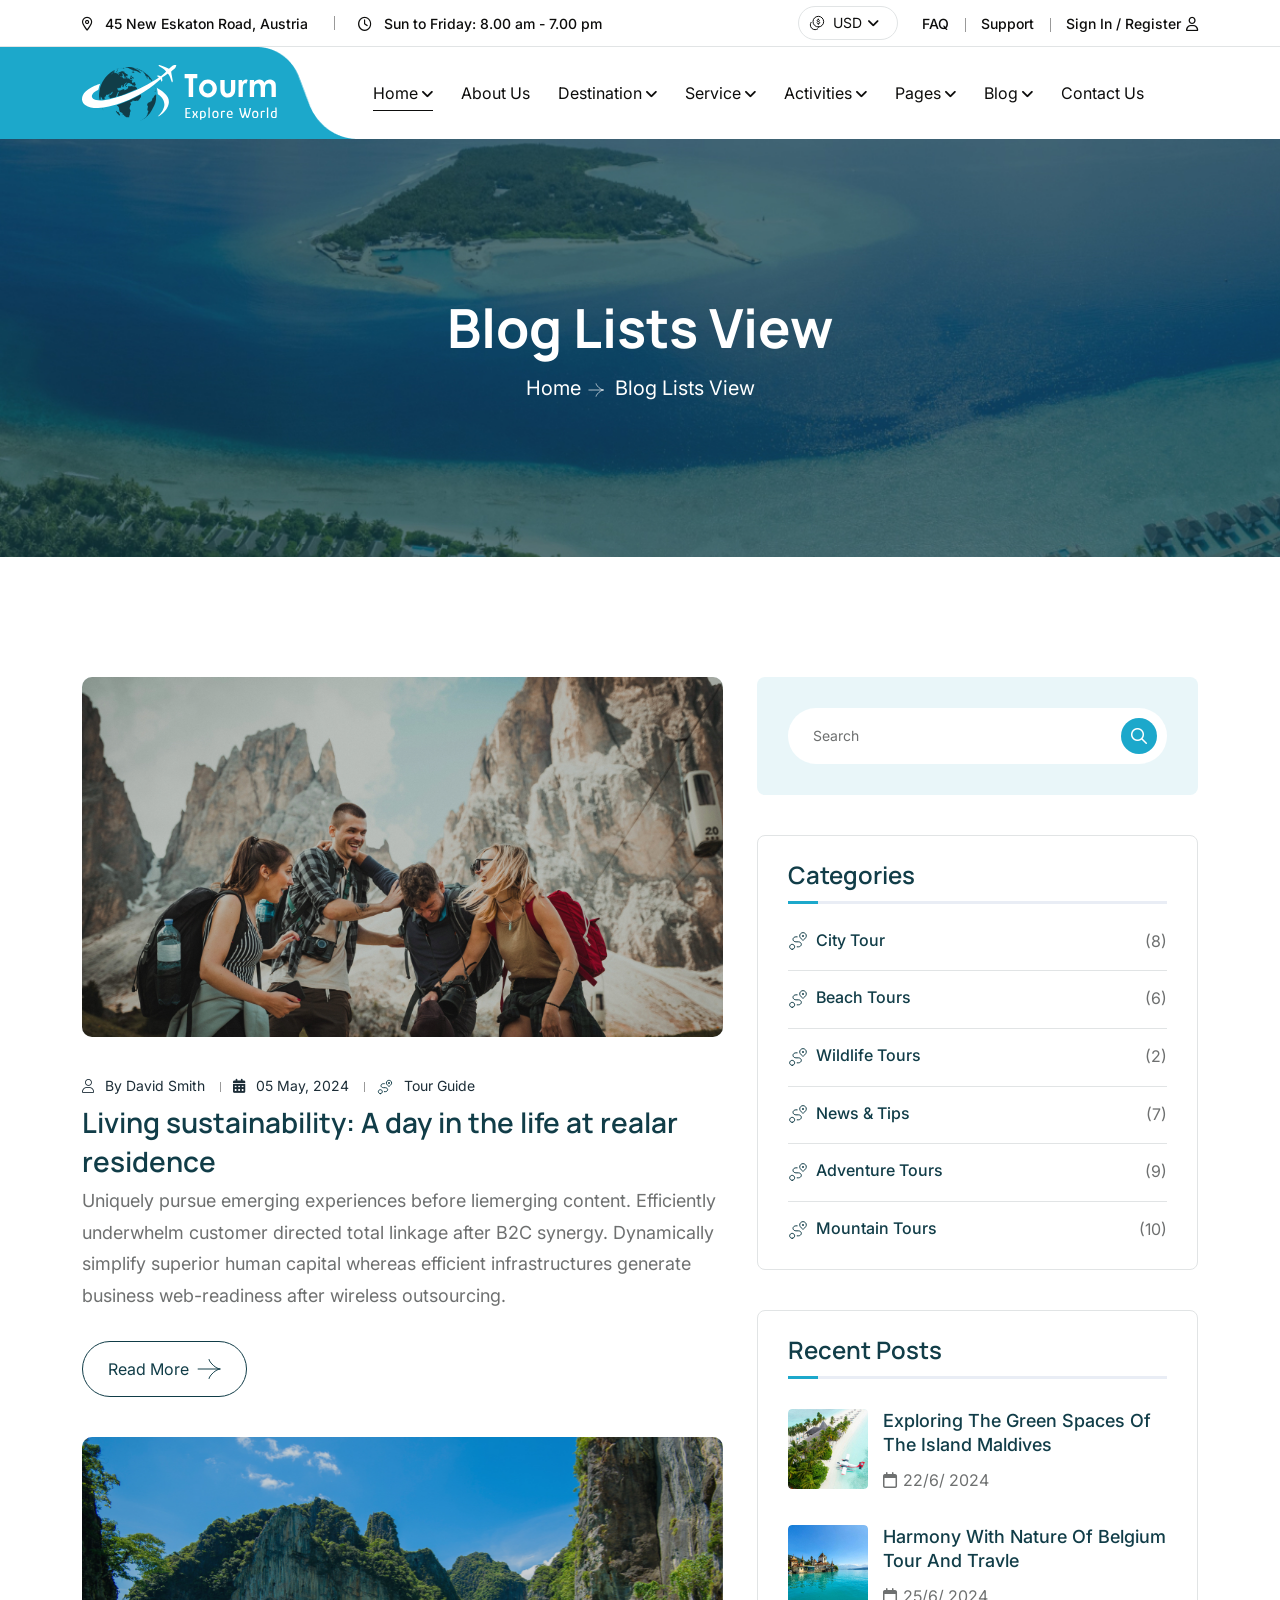
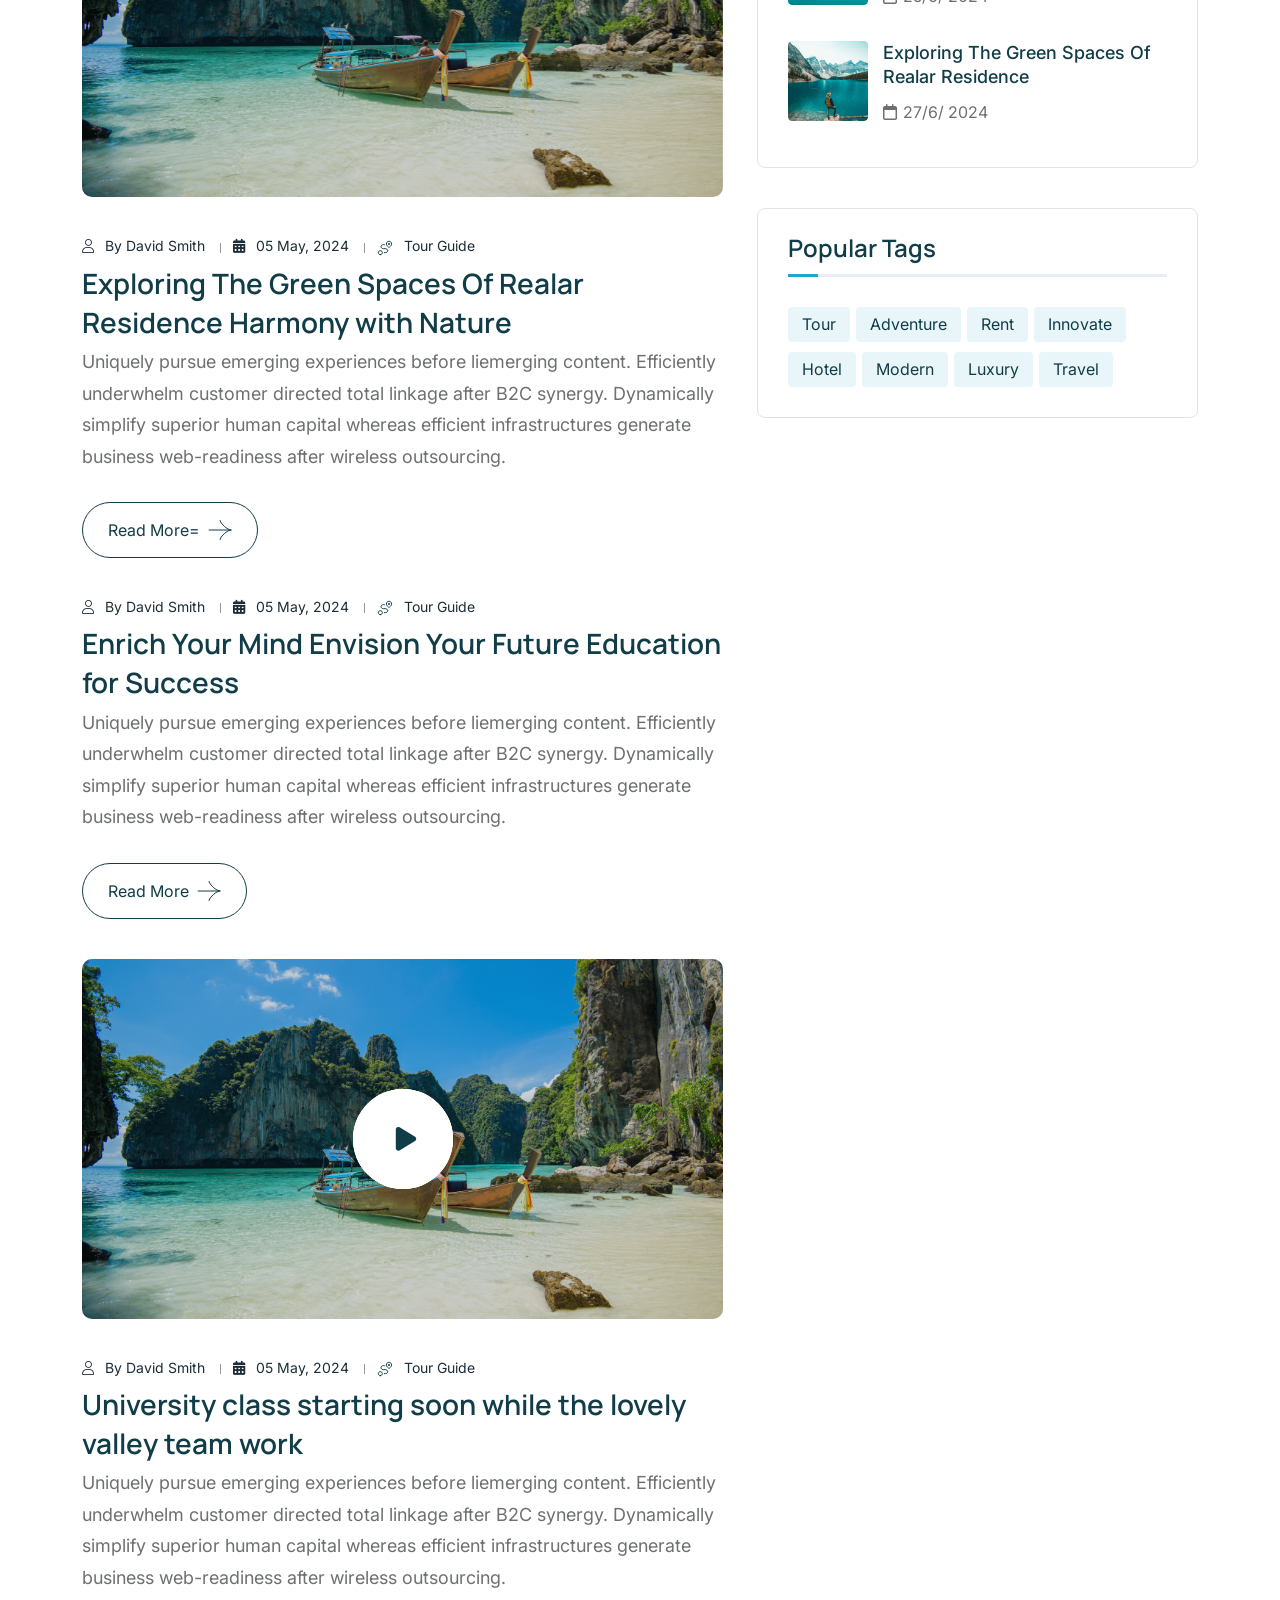
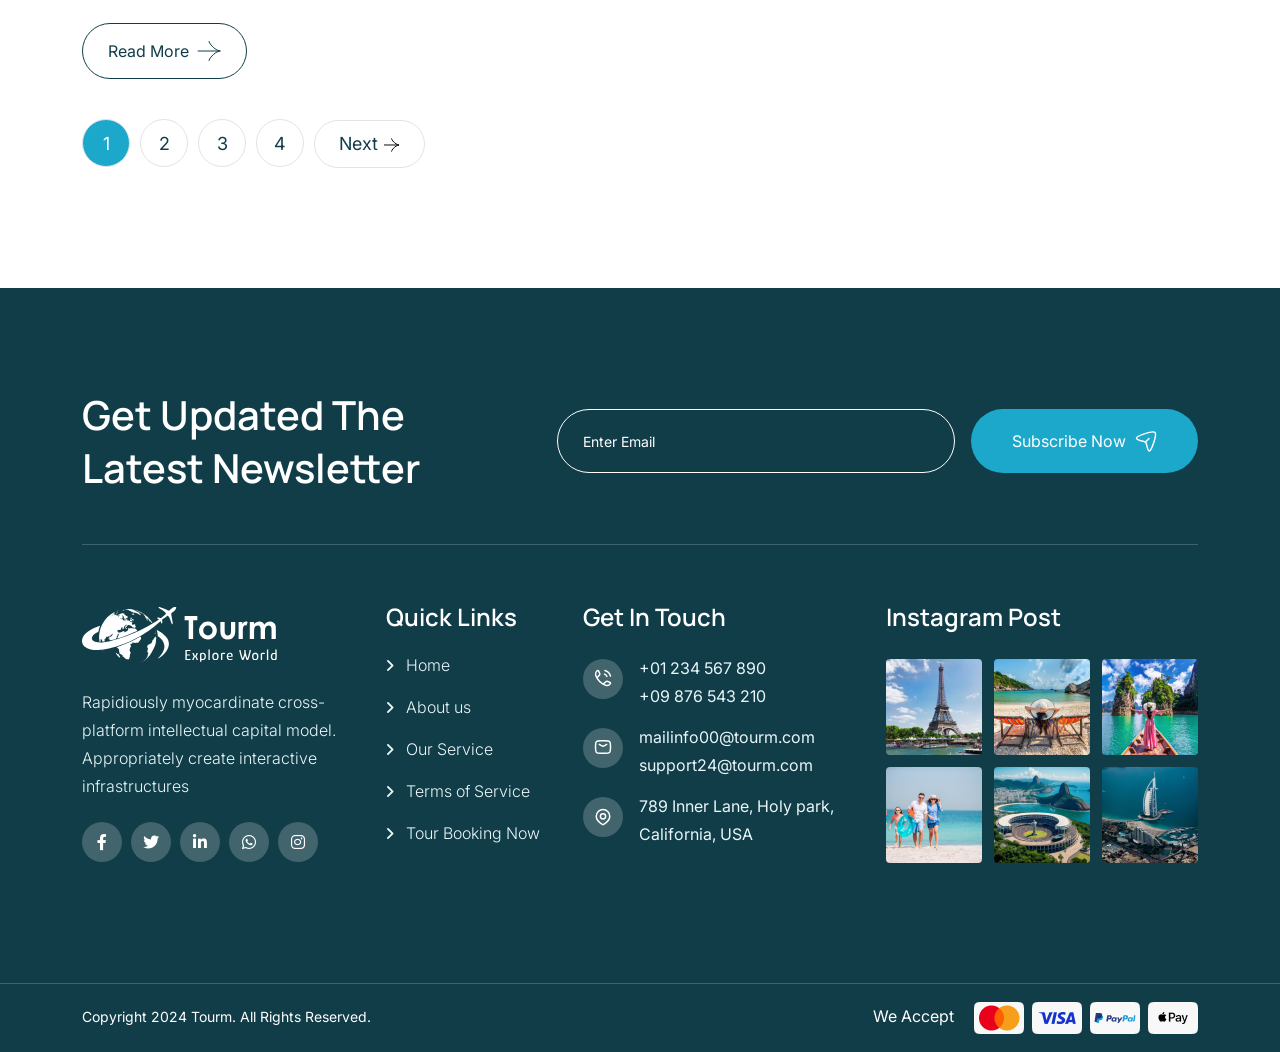
<file: developer-version/blog.html>
<!doctype html>
<html class="no-js" lang="zxx">

<head>
    <meta charset="utf-8">
    <meta http-equiv="x-ua-compatible" content="ie=edge">
    <title>Tourm - Travel & Tour Booking Agency HTML Template - Blog Lists View</title>
    <meta name="author" content="Tourm">
    <meta name="description" content="Tourm - Travel & Tour Booking Agency HTML Template ">
    <meta name="keywords" content="Tourm - Travel & Tour Booking Agency HTML Template ">
    <meta name="robots" content="INDEX,FOLLOW">

    <!-- Mobile Specific Metas -->
    <meta name="viewport" content="width=device-width, initial-scale=1, shrink-to-fit=no">

    <!-- Favicons - Place favicon.ico in the root directory -->
    <link rel="apple-touch-icon" sizes="57x57" href="assets/img/favicons/apple-icon-57x57.png">
    <link rel="apple-touch-icon" sizes="60x60" href="assets/img/favicons/apple-icon-60x60.png">
    <link rel="apple-touch-icon" sizes="72x72" href="assets/img/favicons/apple-icon-72x72.png">
    <link rel="apple-touch-icon" sizes="76x76" href="assets/img/favicons/apple-icon-76x76.png">
    <link rel="apple-touch-icon" sizes="114x114" href="assets/img/favicons/apple-icon-114x114.png">
    <link rel="apple-touch-icon" sizes="120x120" href="assets/img/favicons/apple-icon-120x120.png">
    <link rel="apple-touch-icon" sizes="144x144" href="assets/img/favicons/apple-icon-144x144.png">
    <link rel="apple-touch-icon" sizes="152x152" href="assets/img/favicons/apple-icon-152x152.png">
    <link rel="apple-touch-icon" sizes="180x180" href="assets/img/favicons/apple-icon-180x180.png">
    <link rel="icon" type="image/png" sizes="192x192" href="assets/img/favicons/android-icon-192x192.png">
    <link rel="icon" type="image/png" sizes="32x32" href="assets/img/favicons/favicon-32x32.png">
    <link rel="icon" type="image/png" sizes="96x96" href="assets/img/favicons/favicon-96x96.png">
    <link rel="icon" type="image/png" sizes="16x16" href="assets/img/favicons/favicon-16x16.png">
    <link rel="manifest" href="assets/img/favicons/manifest.json">
    <meta name="msapplication-TileColor" content="#ffffff">
    <meta name="msapplication-TileImage" content="assets/img/favicons/ms-icon-144x144.png">
    <meta name="theme-color" content="#ffffff">

    <!--==============================
	  Google Fonts
	============================== -->
    <link rel="preconnect" href="https://fonts.googleapis.com">
    <link rel="preconnect" href="https://fonts.gstatic.com" crossorigin>
    <link rel="preconnect" href="https://fonts.googleapis.com">
    <link rel="preconnect" href="https://fonts.gstatic.com" crossorigin>
    <link href="https://fonts.googleapis.com/css2?family=Inter:wght@100..900&family=Manrope:wght@200..800&family=Montez&display=swap" rel="stylesheet">

    <!--==============================
	    All CSS File
	============================== -->
    <!-- Bootstrap -->
    <link rel="stylesheet" href="assets/css/bootstrap.min.css">
    <!-- Fontawesome Icon -->
    <link rel="stylesheet" href="assets/css/fontawesome.min.css">
    <!-- Magnific Popup -->
    <link rel="stylesheet" href="assets/css/magnific-popup.min.css">

    <!-- Swiper css -->
    <link rel="stylesheet" href="assets/css/swiper-bundle.min.css">
    <!-- Theme Custom CSS -->
    <link rel="stylesheet" href="assets/css/style.css">

</head>

<body>

    <!--[if lte IE 9]>
    	<p class="browserupgrade">You are using an <strong>outdated</strong> browser. Please <a href="https://browsehappy.com/">upgrade your browser</a> to improve your experience and security.</p>
  	<![endif]-->


    <!--********************************
   		Code Start From Here 
	******************************** -->

    <div class="magic-cursor relative z-10">
        <div class="cursor"></div>
        <div class="cursor-follower"></div>
    </div>


    <!--==============================
     Preloader
  ==============================-->
    <div id="preloader" class="preloader ">
        <button class="th-btn preloaderCls">Cancel Preloader </button>
        <div class="preloader-inner">
            <img src="assets/img/logo3.svg" alt="">
        </div>

        <div id="loader" class="th-preloader">
            <div class="animation-preloader">
                <div class="txt-loading">
                    <span preloader-text="T" class="characters">T </span>

                    <span preloader-text="O" class="characters">O </span>

                    <span preloader-text="U" class="characters">U </span>

                    <span preloader-text="R" class="characters">R </span>

                    <span preloader-text="M" class="characters">M </span>
                </div>
            </div>
        </div>

    </div> <!--==============================
    Sidemenu
============================== -->
    <div class="sidemenu-wrapper sidemenu-info ">
        <div class="sidemenu-content">
            <button class="closeButton sideMenuCls"><i class="far fa-times"></i></button>
            <div class="widget  ">
                <div class="th-widget-about">
                    <div class="about-logo">
                        <a href="home-travel.html"><img src="assets/img/logo2.svg" alt="Tourm"></a>
                    </div>
                    <p class="about-text">Rapidiously myocardinate cross-platform intellectual capital model. Appropriately create interactive infrastructures</p>
                    <div class="th-social">
                        <a href="https://www.facebook.com/"><i class="fab fa-facebook-f"></i></a>
                        <a href="https://www.twitter.com/"><i class="fab fa-twitter"></i></a>
                        <a href="https://www.linkedin.com/"><i class="fab fa-linkedin-in"></i></a>
                        <a href="https://www.whatsapp.com/"><i class="fab fa-whatsapp"></i></a>
                    </div>
                </div>
            </div>
            <div class="widget  ">
                <h3 class="widget_title">Recent Posts</h3>
                <div class="recent-post-wrap">
                    <div class="recent-post">
                        <div class="media-img">
                            <a href="blog-details.html"><img src="assets/img/blog/recent-post-1-1.jpg" alt="Blog Image"></a>
                        </div>
                        <div class="media-body">
                            <div class="recent-post-meta">
                                <a href="blog.html"><i class="far fa-calendar"></i>24 Jun , 2024</a>
                            </div>
                            <h4 class="post-title"><a class="text-inherit" href="blog-details.html">Where Vision Meets Concrete
                                    Reality</a></h4>
                        </div>
                    </div>
                    <div class="recent-post">
                        <div class="media-img">
                            <a href="blog-details.html"><img src="assets/img/blog/recent-post-1-2.jpg" alt="Blog Image"></a>
                        </div>
                        <div class="media-body">
                            <div class="recent-post-meta">
                                <a href="blog.html"><i class="far fa-calendar"></i>22 Jun , 2024</a>
                            </div>
                            <h4 class="post-title"><a class="text-inherit" href="blog-details.html">Raising the Bar in Construction.</a></h4>
                        </div>
                    </div>
                </div>
            </div>
            <div class="widget  ">
                <h3 class="widget_title">Get In Touch</h3>
                <div class="th-widget-contact">
                    <div class="info-box_text">
                        <div class="icon">
                            <img src="assets/img/icon/phone.svg" alt="img">
                        </div>
                        <div class="details">
                            <p><a href="tel:+01234567890" class="info-box_link">+01 234 567 890</a></p>
                            <p><a href="tel:+09876543210" class="info-box_link">+09 876 543 210</a></p>
                        </div>
                    </div>
                    <div class="info-box_text">
                        <div class="icon">
                            <img src="assets/img/icon/envelope.svg" alt="img">
                        </div>
                        <div class="details">
                            <p><a href="mailto:mailinfo00@tourm.com" class="info-box_link">mailinfo00@tourm.com</a></p>
                            <p><a href="mailto:support24@tourm.com" class="info-box_link">support24@tourm.com</a></p>
                        </div>
                    </div>
                    <div class="info-box_text">
                        <div class="icon"><img src="assets/img/icon/location-dot.svg" alt="img"></div>
                        <div class="details">
                            <p>789 Inner Lane, Holy park, California, USA</p>
                        </div>
                    </div>
                </div>
            </div>
        </div>
    </div>
    <div class="popup-search-box">
        <button class="searchClose"><i class="fal fa-times"></i></button>
        <form action="#">
            <input type="text" placeholder="What are you looking for?">
            <button type="submit"><i class="fal fa-search"></i></button>
        </form>
    </div><!--==============================
    Mobile Menu
  ============================== -->
    <div class="th-menu-wrapper onepage-nav">
        <div class="th-menu-area text-center">
            <button class="th-menu-toggle"><i class="fal fa-times"></i></button>
            <div class="mobile-logo">
                <a href="home-travel.html"><img src="assets/img/logo2.svg" alt="Tourm"></a>
            </div>
            <div class="th-mobile-menu">
                <ul>
                    <li class="menu-item-has-children">
                        <a class="active" href="home-travel.html">Home</a>
                        <ul class="sub-menu">
                            <li><a href="home-travel.html">Home Travel</a></li>
                            <li><a href="home-tour.html">Home Tour</a></li>
                            <li><a href="home-agency.html">Home Agency</a></li>

                        </ul>
                    </li>
                    <li><a href="about.html">About Us</a></li>
                    <li class="menu-item-has-children">
                        <a href="#">Destination</a>
                        <ul class="sub-menu">
                            <li><a href="destination.html">Destination</a></li>
                            <li><a href="destination-details.html">Destination Details</a></li>
                        </ul>
                    </li>
                    <li class="menu-item-has-children">
                        <a href="#">Service</a>
                        <ul class="sub-menu">
                            <li><a href="service.html">Services</a></li>
                            <li><a href="service-details.html">Service Details</a></li>
                        </ul>
                    </li>
                    <li class="menu-item-has-children">
                        <a href="#">Activities</a>
                        <ul class="sub-menu">
                            <li><a href="activities.html">activities</a></li>
                            <li><a href="activities-details.html">activities Details</a></li>
                        </ul>
                    </li>
                    <li class="menu-item-has-children">
                        <a href="#">Pages</a>
                        <ul class="sub-menu">
                            <li class="menu-item-has-children">
                                <a href="#">Shop</a>
                                <ul class="sub-menu">
                                    <li><a href="shop.html">Shop</a></li>
                                    <li><a href="shop-details.html">Shop Details</a></li>
                                    <li><a href="cart.html">Cart Page</a></li>
                                    <li><a href="checkout.html">Checkout</a></li>
                                    <li><a href="wishlist.html">Wishlist</a></li>
                                </ul>
                            </li>

                            <li><a href="gallery.html">Gallery</a></li>
                            <li><a href="tour.html">Our Tour</a></li>
                            <li><a href="tour-details.html">Tour Details</a></li>
                            <li><a href="tour-guide.html">Tour Guider</a></li>
                            <li><a href="tour-guider-details.html">Tour Guider Details</a></li>
                            <li><a href="faq.html">Faq Page</a></li>
                            <li><a href="price.html">Price Package</a></li>
                            <li><a href="error.html">Error Page</a></li>
                        </ul>

                    </li>
                    <li class="menu-item-has-children">
                        <a href="#">Blog</a>
                        <ul class="sub-menu">
                            <li><a href="blog.html">Blog</a></li>
                            <li><a href="blog-details.html">Blog Details</a></li>
                        </ul>
                    </li>
                    <li>
                        <a href="contact.html">Contact us</a>
                    </li>
                </ul>
            </div>
        </div>
    </div><!--==============================
	Header Area
==============================-->
    <header class="th-header header-layout1">
        <div class="header-top">
            <div class="container th-container">
                <div class="row justify-content-center justify-content-xl-between align-items-center">
                    <div class="col-auto d-none d-md-block">
                        <div class="header-links">
                            <ul>
                                <li class="d-none d-xl-inline-block"><i class="fa-sharp fa-regular  fa-location-dot"></i>
                                    <span>45 New Eskaton Road, Austria</span>
                                </li>
                                <li class="d-none d-xl-inline-block"><i class="fa-regular fa-clock"></i>
                                    <span>Sun to Friday: 8.00 am - 7.00 pm</span>
                                </li>
                            </ul>
                        </div>
                    </div>
                    <div class="col-auto">
                        <div class="header-right">
                            <div class="currency-menu">
                                <img src="assets/img/icon/dollar.svg" alt="">
                                <select class="form-select nice-select">
                                    <option selected="">USD</option>
                                    <option>CNY</option>
                                    <option>EUR</option>
                                    <option>AUD</option>
                                </select>
                            </div>
                            <div class="header-links">
                                <ul>
                                    <li class="d-none d-md-inline-block"><a href="faq.html">FAQ</a></li>
                                    <li class="d-none d-md-inline-block"><a href="contact.html">Support</a></li>
                                    <li><a href="#login-form" class="popup-content">Sign In / Register<i class="fa-regular fa-user"></i></a>
                                    </li>
                                </ul>
                            </div>
                        </div>
                    </div>
                </div>
            </div>
        </div>
        <div class="sticky-wrapper">
            <!-- Main Menu Area -->
            <div class="menu-area">
                <div class="container th-container">
                    <div class="row align-items-center justify-content-between">
                        <div class="col-auto">
                            <div class="header-logo">
                                <a href="home-travel.html"><img src="assets/img/logo.svg" alt="Tourm"></a>
                            </div>
                        </div>
                        <div class="col-auto me-xl-auto">
                            <nav class="main-menu d-none d-xl-inline-block">
                                <ul>
                                    <li class="menu-item-has-children">
                                        <a class="active" href="home-travel.html">Home</a>
                                        <ul class="sub-menu">
                                            <li><a href="home-travel.html">Home Travel</a></li>
                                            <li><a href="home-tour.html">Home Tour</a></li>
                                            <li><a href="home-agency.html">Home Agency</a></li>

                                        </ul>
                                    </li>
                                    <li><a href="about.html">About Us</a></li>
                                    <li class="menu-item-has-children">
                                        <a href="#">Destination</a>
                                        <ul class="sub-menu">
                                            <li><a href="destination.html">Destination</a></li>
                                            <li><a href="destination-details.html">Destination Details</a></li>
                                        </ul>
                                    </li>
                                    <li class="menu-item-has-children">
                                        <a href="#">Service</a>
                                        <ul class="sub-menu">
                                            <li><a href="service.html">Services</a></li>
                                            <li><a href="service-details.html">Service Details</a></li>
                                        </ul>
                                    </li>
                                    <li class="menu-item-has-children">
                                        <a href="#">Activities</a>
                                        <ul class="sub-menu">
                                            <li><a href="activities.html">activities</a></li>
                                            <li><a href="activities-details.html">activities Details</a></li>
                                        </ul>
                                    </li>
                                    <li class="menu-item-has-children">
                                        <a href="#">Pages</a>
                                        <ul class="sub-menu">
                                            <li class="menu-item-has-children">
                                                <a href="#">Shop</a>
                                                <ul class="sub-menu">
                                                    <li><a href="shop.html">Shop</a></li>
                                                    <li><a href="shop-details.html">Shop Details</a></li>
                                                    <li><a href="cart.html">Cart Page</a></li>
                                                    <li><a href="checkout.html">Checkout</a></li>
                                                    <li><a href="wishlist.html">Wishlist</a></li>
                                                </ul>
                                            </li>

                                            <li><a href="gallery.html">Gallery</a></li>
                                            <li><a href="tour.html">Our Tour</a></li>
                                            <li><a href="tour-details.html">Tour Details</a></li>
                                            <li><a href="tour-guide.html">Tour Guider</a></li>
                                            <li><a href="tour-guider-details.html">Tour Guider Details</a></li>
                                            <li><a href="faq.html">Faq Page</a></li>
                                            <li><a href="price.html">Price Package</a></li>
                                            <li><a href="error.html">Error Page</a></li>
                                        </ul>

                                    </li>
                                    <li class="menu-item-has-children">
                                        <a href="#">Blog</a>
                                        <ul class="sub-menu">
                                            <li><a href="blog.html">Blog</a></li>
                                            <li><a href="blog-details.html">Blog Details</a></li>
                                        </ul>
                                    </li>
                                    <li>
                                        <a href="contact.html">Contact us</a>
                                    </li>
                                </ul>
                            </nav>
                            <button type="button" class="th-menu-toggle d-block d-xl-none"><i class="far fa-bars"></i></button>
                        </div>
                        <div class="col-auto d-none d-xl-block">
                            <div class="header-button">
                                <a href="contact.html" class="th-btn style3 th-icon">Book Now</a>

                            </div>
                        </div>
                    </div>
                </div>
                <div class="logo-bg" data-mask-src="assets/img/logo_bg_mask.png"></div>
            </div>
        </div>
    </header>
    <!--==============================
    Breadcumb
============================== -->
    <div class="breadcumb-wrapper " data-bg-src="assets/img/bg/breadcumb-bg.jpg">
        <div class="container">
            <div class="breadcumb-content">
                <h1 class="breadcumb-title">Blog Lists View</h1>
                <ul class="breadcumb-menu">
                    <li><a href="home-travel.html">Home</a></li>
                    <li>Blog Lists View</li>
                </ul>
            </div>
        </div>
    </div><!--==============================
Blog Area
==============================-->
    <section class="th-blog-wrapper space-top space-extra-bottom">
        <div class="container">
            <div class="row">
                <div class="col-xxl-8 col-lg-7">
                    <div class="th-blog blog-single has-post-thumbnail">
                        <div class="blog-img">
                            <a href="blog-details.html"><img src="assets/img/blog/blog-s-1-1.jpg" alt="Blog Image"></a>
                        </div>
                        <div class="blog-content">
                            <div class="blog-meta">
                                <a class="author" href="blog.html"><i class="fa-light fa-user"></i>by David Smith</a>
                                <a href="blog.html"><i class="fa-solid fa-calendar-days"></i>05 May,
                                    2024</a>
                                <a href="blog-details.html"><img src="assets/img/icon/map.svg" alt="">Tour Guide</a>
                            </div>
                            <h2 class="blog-title"><a href="blog-details.html">Living sustainability: A day in the life at
                                    realar residence</a>
                            </h2>
                            <p class="blog-text">Uniquely pursue emerging experiences before liemerging content. Efficiently
                                underwhelm customer directed total linkage after B2C synergy. Dynamically simplify superior
                                human capital whereas efficient infrastructures generate business web-readiness after
                                wireless outsourcing.</p>
                            <a href="blog-details.html" class="th-btn style4 th-icon">Read More</a>
                        </div>
                    </div>
                    <div class="th-blog blog-single has-post-thumbnail">
                        <div class="blog-img th-slider" data-slider-options='{"effect":"fade"}'>
                            <div class="swiper-wrapper">
                                <div class="swiper-slide">
                                    <a href="blog-details.html"><img src="assets/img/blog/blog-s-1-2.jpg" alt="Blog Image"></a>
                                </div>
                                <div class="swiper-slide">
                                    <a href="blog-details.html"><img src="assets/img/blog/blog-s-1-4.jpg" alt="Blog Image"></a>
                                </div>
                            </div>
                            <button class="slider-arrow slider-prev"><i class="far fa-arrow-left"></i></button>
                            <button class="slider-arrow slider-next"><i class="far fa-arrow-right"></i></button>
                        </div>
                        <div class="blog-content">
                            <div class="blog-meta">
                                <a class="author" href="blog.html"><i class="fa-light fa-user"></i>by David Smith</a>
                                <a href="blog.html"><i class="fa-solid fa-calendar-days"></i>05 May,
                                    2024</a>
                                <a href="blog-details.html"><img src="assets/img/icon/map.svg" alt="">Tour Guide</a>
                            </div>
                            <h2 class="blog-title"><a href="blog-details.html">Exploring The Green Spaces Of Realar
                                    Residence Harmony with Nature</a>
                            </h2>
                            <p class="blog-text">Uniquely pursue emerging experiences before liemerging content. Efficiently
                                underwhelm customer directed total linkage after B2C synergy. Dynamically simplify superior
                                human capital whereas efficient infrastructures generate business web-readiness after
                                wireless outsourcing.</p>
                            <a href="blog-details.html" class="th-btn style4 th-icon">Read More=</a>
                        </div>
                    </div>
                    <div class="th-blog blog-single has-post-thumbnail">
                        <div class="blog-content">
                            <div class="blog-meta">
                                <a class="author" href="blog.html"><i class="fa-light fa-user"></i>by David Smith</a>
                                <a href="blog.html"><i class="fa-solid fa-calendar-days"></i>05 May,
                                    2024</a>
                                <a href="blog-details.html"><img src="assets/img/icon/map.svg" alt="">Tour Guide</a>
                            </div>
                            <h2 class="blog-title"><a href="blog-details.html">Enrich Your Mind Envision Your Future Education for Success</a>
                            </h2>
                            <p class="blog-text">Uniquely pursue emerging experiences before liemerging content. Efficiently underwhelm customer directed total linkage after B2C synergy. Dynamically simplify superior human capital whereas efficient infrastructures generate business web-readiness after wireless outsourcing.</p>
                            <a href="blog-details.html" class="th-btn style4 th-icon">Read More</a>
                        </div>
                    </div>
                    <div class="th-blog blog-single has-post-thumbnail">
                        <div class="blog-img" data-overlay="bg-title" data-opacity="5">
                            <a href="blog-details.html"><img src="assets/img/blog/blog-s-1-2.jpg" alt="Blog Image"></a>
                            <a href="https://www.youtube.com/watch?v=_sI_Ps7JSEk" class="play-btn popup-video"><i class="fas fa-play"></i></a>
                        </div>
                        <div class="blog-content">
                            <div class="blog-meta">
                                <a class="author" href="blog.html"><i class="fa-light fa-user"></i>by David Smith</a>
                                <a href="blog.html"><i class="fa-solid fa-calendar-days"></i>05 May,
                                    2024</a>
                                <a href="blog-details.html"><img src="assets/img/icon/map.svg" alt="">Tour Guide</a>
                            </div>
                            <h2 class="blog-title"><a href="blog-details.html">University class starting soon while the lovely valley team work</a>
                            </h2>
                            <p class="blog-text">Uniquely pursue emerging experiences before liemerging content. Efficiently underwhelm customer directed total linkage after B2C synergy. Dynamically simplify superior human capital whereas efficient infrastructures generate business web-readiness after wireless outsourcing.</p>
                            <a href="blog-details.html" class="th-btn style4 th-icon">Read More</a>
                        </div>
                    </div>


                    <div class="th-pagination ">
                        <ul>
                            <li><a class="active" href="blog.html">1</a></li>
                            <li><a href="blog.html">2</a></li>
                            <li><a href="blog.html">3</a></li>
                            <li><a href="blog.html">4</a></li>
                            <li><a class="next-page" href="blog.html">Next <img src="assets/img/icon/arrow-right4.svg" alt=""></a></li>
                        </ul>
                    </div>
                </div>
                <div class="col-xxl-4 col-lg-5">
                    <aside class="sidebar-area">
                        <div class="widget widget_search  ">
                            <form class="search-form">
                                <input type="text" placeholder="Search">
                                <button type="submit"><i class="far fa-search"></i></button>
                            </form>
                        </div>
                        <div class="widget widget_categories  ">
                            <h3 class="widget_title">Categories</h3>
                            <ul>
                                <li>
                                    <a href="blog.html"><img src="assets/img/theme-img/map.svg" alt="">City Tour</a>
                                    <span>(8)</span>
                                </li>
                                <li>
                                    <a href="blog.html"><img src="assets/img/theme-img/map.svg" alt="">Beach Tours</a>
                                    <span>(6)</span>
                                </li>
                                <li>
                                    <a href="blog.html"><img src="assets/img/theme-img/map.svg" alt="">Wildlife Tours</a>
                                    <span>(2)</span>
                                </li>
                                <li>
                                    <a href="blog.html"><img src="assets/img/theme-img/map.svg" alt="">News & Tips</a>
                                    <span>(7)</span>
                                </li>
                                <li>
                                    <a href="blog.html"><img src="assets/img/theme-img/map.svg" alt="">Adventure Tours</a>
                                    <span>(9)</span>
                                </li>
                                <li>
                                    <a href="blog.html"><img src="assets/img/theme-img/map.svg" alt="">Mountain Tours</a>
                                    <span>(10)</span>
                                </li>
                            </ul>
                        </div>
                        <div class="widget  ">
                            <h3 class="widget_title">Recent Posts</h3>
                            <div class="recent-post-wrap">
                                <div class="recent-post">
                                    <div class="media-img">
                                        <a href="blog-details.html"><img src="assets/img/blog/recent-post-1-1.jpg" alt="Blog Image"></a>
                                    </div>
                                    <div class="media-body">
                                        <h4 class="post-title"><a class="text-inherit" href="blog-details.html">Exploring The Green Spaces Of the island maldives</a></h4>
                                        <div class="recent-post-meta">
                                            <a href="blog.html"><i class="fa-regular fa-calendar"></i>22/6/ 2024</a>
                                        </div>
                                    </div>
                                </div>
                                <div class="recent-post">
                                    <div class="media-img">
                                        <a href="blog-details.html"><img src="assets/img/blog/recent-post-1-2.jpg" alt="Blog Image"></a>
                                    </div>
                                    <div class="media-body">
                                        <h4 class="post-title"><a class="text-inherit" href="blog-details.html">Harmony With Nature Of Belgium Tour and travle</a></h4>
                                        <div class="recent-post-meta">
                                            <a href="blog.html"><i class="fa-regular fa-calendar"></i>25/6/ 2024</a>
                                        </div>

                                    </div>
                                </div>
                                <div class="recent-post">
                                    <div class="media-img">
                                        <a href="blog-details.html"><img src="assets/img/blog/recent-post-1-3.jpg" alt="Blog Image"></a>
                                    </div>
                                    <div class="media-body">
                                        <h4 class="post-title"><a class="text-inherit" href="blog-details.html">Exploring The Green Spaces Of Realar Residence</a></h4>
                                        <div class="recent-post-meta">
                                            <a href="blog.html"><i class="fa-regular fa-calendar"></i>27/6/ 2024</a>
                                        </div>
                                    </div>
                                </div>
                            </div>
                        </div>
                        <div class="widget widget_tag_cloud  ">
                            <h3 class="widget_title">Popular Tags</h3>
                            <div class="tagcloud">
                                <a href="blog.html">Tour</a>
                                <a href="blog.html">Adventure</a>
                                <a href="blog.html">Rent</a>
                                <a href="blog.html">Innovate</a>
                                <a href="blog.html">Hotel</a>
                                <a href="blog.html">Modern</a>
                                <a href="blog.html">Luxury</a>
                                <a href="blog.html">Travel</a>
                            </div>
                        </div>
                    </aside>
                </div>
            </div>
        </div>
    </section><!--==============================
	Footer Area
==============================-->
    <footer class="footer-wrapper bg-title footer-layout2">
        <div class="widget-area">
            <div class="container">
                <div class="newsletter-area">
                    <div class="newsletter-top">
                        <div class="row gy-4 align-items-center">
                            <div class="col-lg-5">
                                <h2 class="newsletter-title text-white text-capitalize mb-0">get updated the latest
                                    newsletter</h2>
                            </div>
                            <div class="col-lg-7">
                                <form class="newsletter-form style2">
                                    <input class="form-control " type="email" placeholder="Enter Email" required="">
                                    <button type="submit" class="th-btn style1">Subscribe Now <img src="assets/img/icon/plane2.svg" alt=""></button>
                                </form>
                            </div>
                        </div>
                    </div>
                </div>
                <div class="row justify-content-between">
                    <div class="col-md-6 col-xl-3">
                        <div class="widget footer-widget">
                            <div class="th-widget-about">
                                <div class="about-logo">
                                    <a href="home-travel.html"><img src="assets/img/logo-white.svg" alt="Tourm"></a>
                                </div>
                                <p class="about-text">Rapidiously myocardinate cross-platform intellectual capital model. Appropriately create interactive infrastructures</p>
                                <div class="th-social">
                                    <a href="https://www.facebook.com/"><i class="fab fa-facebook-f"></i></a>
                                    <a href="https://www.twitter.com/"><i class="fab fa-twitter"></i></a>
                                    <a href="https://www.linkedin.com/"><i class="fab fa-linkedin-in"></i></a>
                                    <a href="https://www.whatsapp.com/"><i class="fab fa-whatsapp"></i></a>
                                    <a href="https://instagram.com/"><i class="fab fa-instagram"></i></a>
                                </div>
                            </div>
                        </div>
                    </div>
                    <div class="col-md-6 col-xl-auto">
                        <div class="widget widget_nav_menu footer-widget">
                            <h3 class="widget_title">Quick Links</h3>
                            <div class="menu-all-pages-container">
                                <ul class="menu">

                                    <li><a href="index.html">Home</a></li>
                                    <li><a href="about.html">About us</a></li>
                                    <li><a href="service.html">Our Service</a></li>
                                    <li><a href="contact.html">Terms of Service</a></li>
                                    <li><a href="contact.html">Tour Booking Now</a></li>
                                </ul>
                            </div>
                        </div>
                    </div>
                    <div class="col-md-6 col-xl-auto">
                        <div class="widget footer-widget">
                            <h3 class="widget_title">Get In Touch</h3>
                            <div class="th-widget-contact">
                                <div class="info-box_text">
                                    <div class="icon">
                                        <img src="assets/img/icon/phone.svg" alt="img">
                                    </div>
                                    <div class="details">
                                        <p><a href="tel:+01234567890" class="info-box_link">+01 234 567 890</a></p>
                                        <p><a href="tel:+09876543210" class="info-box_link">+09 876 543 210</a></p>
                                    </div>
                                </div>
                                <div class="info-box_text">
                                    <div class="icon">
                                        <img src="assets/img/icon/envelope.svg" alt="img">
                                    </div>
                                    <div class="details">
                                        <p><a href="mailto:mailinfo00@tourm.com" class="info-box_link">mailinfo00@tourm.com</a></p>
                                        <p><a href="mailto:support24@tourm.com" class="info-box_link">support24@tourm.com</a></p>
                                    </div>
                                </div>
                                <div class="info-box_text">
                                    <div class="icon"><img src="assets/img/icon/location-dot.svg" alt="img"></div>
                                    <div class="details">
                                        <p>789 Inner Lane, Holy park, California, USA</p>
                                    </div>
                                </div>
                            </div>
                        </div>
                    </div>
                    <div class="col-md-6 col-xl-auto">
                        <div class="widget footer-widget">
                            <h3 class="widget_title">Instagram Post</h3>
                            <div class="sidebar-gallery">
                                <div class="gallery-thumb">
                                    <img src="assets/img/widget/gallery_1_1.jpg" alt="Gallery Image">
                                    <a target="_blank" href="https://www.instagram.com/" class="gallery-btn"><i class="fab fa-instagram"></i></a>
                                </div>
                                <div class="gallery-thumb">
                                    <img src="assets/img/widget/gallery_1_2.jpg" alt="Gallery Image">
                                    <a target="_blank" href="https://www.instagram.com/" class="gallery-btn"><i class="fab fa-instagram"></i></a>
                                </div>
                                <div class="gallery-thumb">
                                    <img src="assets/img/widget/gallery_1_3.jpg" alt="Gallery Image">
                                    <a target="_blank" href="https://www.instagram.com/" class="gallery-btn"><i class="fab fa-instagram"></i></a>
                                </div>
                                <div class="gallery-thumb">
                                    <img src="assets/img/widget/gallery_1_4.jpg" alt="Gallery Image">
                                    <a target="_blank" href="https://www.instagram.com/" class="gallery-btn"><i class="fab fa-instagram"></i></a>
                                </div>
                                <div class="gallery-thumb">
                                    <img src="assets/img/widget/gallery_1_5.jpg" alt="Gallery Image">
                                    <a target="_blank" href="https://www.instagram.com/" class="gallery-btn"><i class="fab fa-instagram"></i></a>
                                </div>
                                <div class="gallery-thumb">
                                    <img src="assets/img/widget/gallery_1_6.jpg" alt="Gallery Image">
                                    <a target="_blank" href="https://www.instagram.com/" class="gallery-btn"><i class="fab fa-instagram"></i></a>
                                </div>
                            </div>
                        </div>
                    </div>
                </div>
            </div>
        </div>
        <div class="copyright-wrap">
            <div class="container">
                <div class="row justify-content-between align-items-center">
                    <div class="col-md-6">
                        <p class="copyright-text">Copyright 2024 <a href="home-travel.html">Tourm</a>. All Rights Reserved.</p>
                    </div>
                    <div class="col-md-6 text-end d-none d-md-block">
                        <div class="footer-card">
                            <span class="title">We Accept</span>
                            <img src="assets/img/shape/cards.png" alt="">
                        </div>
                    </div>
                </div>

            </div>
        </div>
        <div class="shape-mockup movingX d-none d-xxl-block" data-top="24%" data-left="5%">
            <img src="assets/img/shape/shape_8.png" alt="shape">
        </div>
    </footer>

    <!--********************************
			Code End  Here 
	******************************** -->

    <!-- Scroll To Top -->
    <div class="scroll-top">
        <svg class="progress-circle svg-content" width="100%" height="100%" viewBox="-1 -1 102 102">
            <path d="M50,1 a49,49 0 0,1 0,98 a49,49 0 0,1 0,-98" style="transition: stroke-dashoffset 10ms linear 0s; stroke-dasharray: 307.919, 307.919; stroke-dashoffset: 307.919;">
            </path>
        </svg>
    </div>
    <!--==============================
modal Area  
==============================-->
    <div id="login-form" class="popup-login-register mfp-hide">
        <ul class="nav" id="pills-tab" role="tablist">
            <li class="nav-item" role="presentation">
                <button class="nav-menu" id="pills-home-tab" data-bs-toggle="pill" data-bs-target="#pills-home" type="button" role="tab" aria-controls="pills-home" aria-selected="false">Login</button>
            </li>
            <li class="nav-item" role="presentation">
                <button class="nav-menu active" id="pills-profile-tab" data-bs-toggle="pill" data-bs-target="#pills-profile" type="button" role="tab" aria-controls="pills-profile" aria-selected="true">Register</button>
            </li>
        </ul>
        <div class="tab-content" id="pills-tabContent">
            <div class="tab-pane fade" id="pills-home" role="tabpanel" aria-labelledby="pills-home-tab">
                <h3 class="box-title mb-30">Sign in to your account</h3>
                <div class="th-login-form">
                    <form action="mail.php" method="POST" class="login-form ajax-contact">
                        <div class="row">
                            <div class="form-group col-12">
                                <label>Username or email</label>
                                <input type="text" class="form-control" name="email" id="email" required="required">
                            </div>
                            <div class="form-group col-12">
                                <label>Password</label>
                                <input type="password" class="form-control" name="pasword" id="pasword" required="required">
                            </div>

                            <div class="form-btn mb-20 col-12">
                                <button class="th-btn btn-fw th-radius2 ">Send Message</button>
                            </div>
                        </div>
                        <div id="forgot_url">
                            <a href="my-account.html">Forgot password?</a>
                        </div>
                        <p class="form-messages mb-0 mt-3"></p>
                    </form>
                </div>
            </div>
            <div class="tab-pane fade active show" id="pills-profile" role="tabpanel" aria-labelledby="pills-profile-tab">
                <h3 class="th-form-title mb-30">Sign in to your account</h3>
                <form action="mail.php" method="POST" class="login-form ajax-contact">
                    <div class="row">
                        <div class="form-group col-12">
                            <label>Username*</label>
                            <input type="text" class="form-control" name="usename" id="usename" required="required">
                        </div>
                        <div class="form-group col-12">
                            <label>First name*</label>
                            <input type="text" class="form-control" name="firstname" id="firstname" required="required">
                        </div>
                        <div class="form-group col-12">
                            <label>Last name*</label>
                            <input type="text" class="form-control" name="lastname" id="lastname" required="required">
                        </div>
                        <div class="form-group col-12">
                            <label for="new_email">Your email*</label>
                            <input type="text" class="form-control" name="new_email" id="new_email" required="required">
                        </div>
                        <div class="form-group col-12">
                            <label for="new_email_confirm">Confirm email*</label>
                            <input type="text" class="form-control" name="new_email_confirm" id="new_email_confirm" required="required">
                        </div>
                        <div class="statement">
                            <span class="register-notes">A password will be emailed to you.</span>
                        </div>

                        <div class="form-btn mt-20 col-12">
                            <button class="th-btn btn-fw th-radius2 ">Sign up</button>
                        </div>
                    </div>
                    <p class="form-messages mb-0 mt-3"></p>
                </form>
            </div>
        </div>
    </div>

    <!--==============================
    All Js File
============================== -->
    <!-- Jquery -->
    <!-- Jquery -->
    <script src="assets/js/vendor/jquery-3.6.0.min.js"></script>
    <!-- Swiper Js -->
    <script src="assets/js/swiper-bundle.min.js"></script>
    <!-- Bootstrap -->
    <script src="assets/js/bootstrap.min.js"></script>
    <!-- Magnific Popup -->
    <script src="assets/js/jquery.magnific-popup.min.js"></script>
    <!-- Counter Up -->
    <script src="assets/js/jquery.counterup.min.js"></script>
    <!-- Range Slider -->
    <script src="assets/js/jquery-ui.min.js"></script>
    <!-- imagesloaded -->
    <script src="assets/js/imagesloaded.pkgd.min.js"></script>
    <!-- isotope -->
    <script src="assets/js/isotope.pkgd.min.js"></script>
    <!-- gsap -->
    <script src="assets/js/gsap.min.js"></script>

    <!-- circle-progress -->
    <script src="assets/js/circle-progress.js"></script>

    <script src="assets/js/matter.min.js"></script>
    <script src="assets/js/matterjs-custom.js"></script>


    <!-- nice select -->
    <script src="assets/js/nice-select.min.js"></script>




    <!-- Main Js File -->
    <script src="assets/js/main.js"></script>
</body>

</html>
</file>
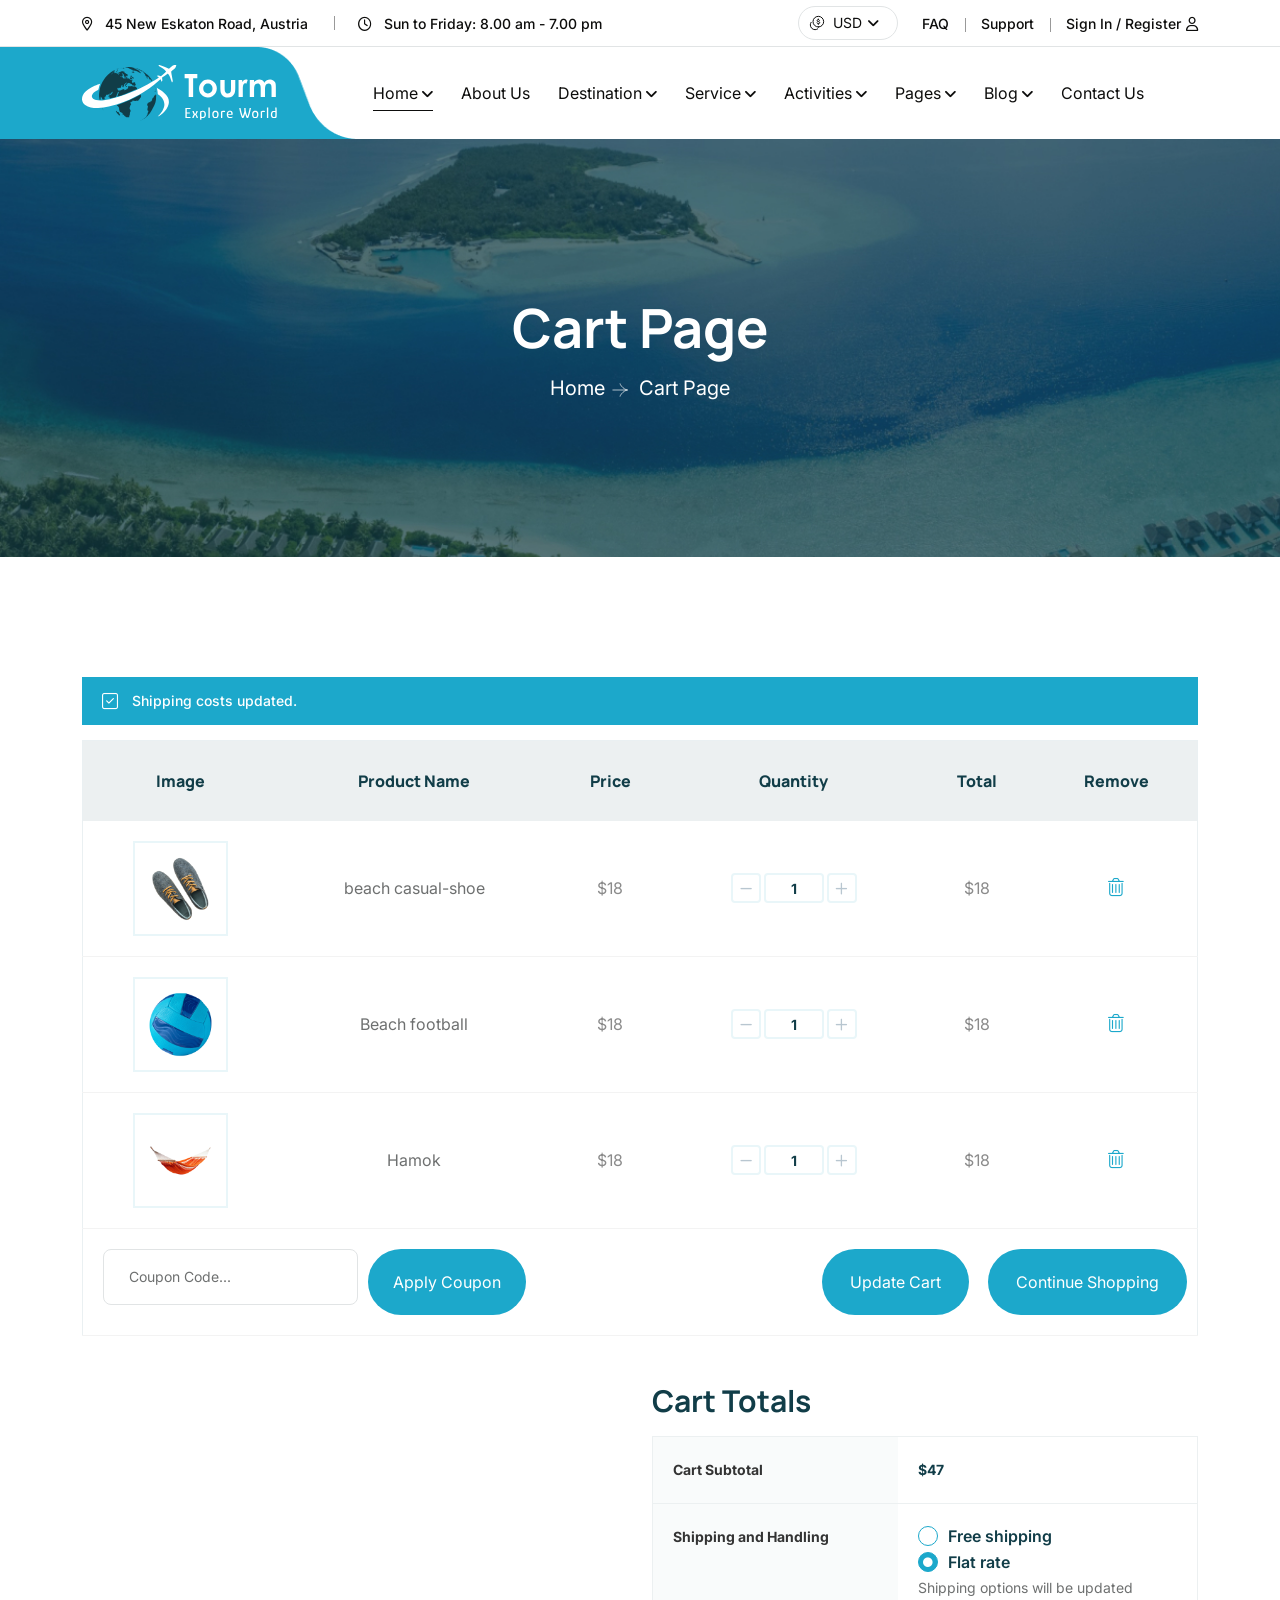
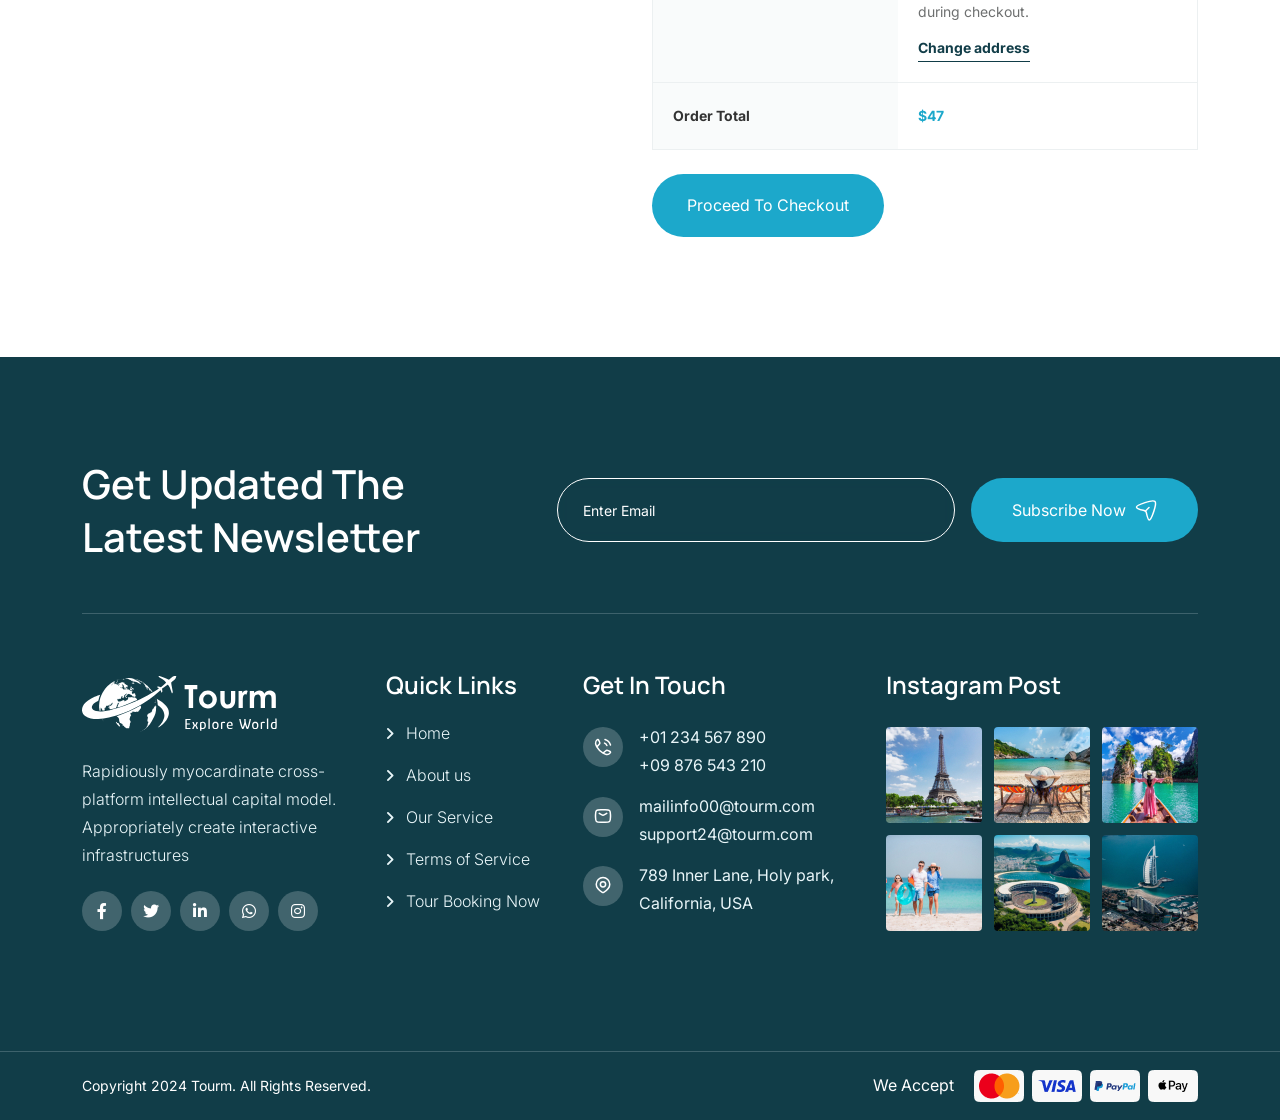
<file: developer-version/cart.html>
<!doctype html>
<html class="no-js" lang="zxx">

<head>
    <meta charset="utf-8">
    <meta http-equiv="x-ua-compatible" content="ie=edge">
    <title>Tourm - Travel & Tour Booking Agency HTML Template - Cart</title>
    <meta name="author" content="Tourm">
    <meta name="description" content="Tourm - Travel & Tour Booking Agency HTML Template ">
    <meta name="keywords" content="Tourm - Travel & Tour Booking Agency HTML Template ">
    <meta name="robots" content="INDEX,FOLLOW">

    <!-- Mobile Specific Metas -->
    <meta name="viewport" content="width=device-width, initial-scale=1, shrink-to-fit=no">

    <!-- Favicons - Place favicon.ico in the root directory -->
    <link rel="apple-touch-icon" sizes="57x57" href="assets/img/favicons/apple-icon-57x57.png">
    <link rel="apple-touch-icon" sizes="60x60" href="assets/img/favicons/apple-icon-60x60.png">
    <link rel="apple-touch-icon" sizes="72x72" href="assets/img/favicons/apple-icon-72x72.png">
    <link rel="apple-touch-icon" sizes="76x76" href="assets/img/favicons/apple-icon-76x76.png">
    <link rel="apple-touch-icon" sizes="114x114" href="assets/img/favicons/apple-icon-114x114.png">
    <link rel="apple-touch-icon" sizes="120x120" href="assets/img/favicons/apple-icon-120x120.png">
    <link rel="apple-touch-icon" sizes="144x144" href="assets/img/favicons/apple-icon-144x144.png">
    <link rel="apple-touch-icon" sizes="152x152" href="assets/img/favicons/apple-icon-152x152.png">
    <link rel="apple-touch-icon" sizes="180x180" href="assets/img/favicons/apple-icon-180x180.png">
    <link rel="icon" type="image/png" sizes="192x192" href="assets/img/favicons/android-icon-192x192.png">
    <link rel="icon" type="image/png" sizes="32x32" href="assets/img/favicons/favicon-32x32.png">
    <link rel="icon" type="image/png" sizes="96x96" href="assets/img/favicons/favicon-96x96.png">
    <link rel="icon" type="image/png" sizes="16x16" href="assets/img/favicons/favicon-16x16.png">
    <link rel="manifest" href="assets/img/favicons/manifest.json">
    <meta name="msapplication-TileColor" content="#ffffff">
    <meta name="msapplication-TileImage" content="assets/img/favicons/ms-icon-144x144.png">
    <meta name="theme-color" content="#ffffff">

    <!--==============================
	  Google Fonts
	============================== -->
    <link rel="preconnect" href="https://fonts.googleapis.com">
    <link rel="preconnect" href="https://fonts.gstatic.com" crossorigin>
    <link rel="preconnect" href="https://fonts.googleapis.com">
    <link rel="preconnect" href="https://fonts.gstatic.com" crossorigin>
    <link href="https://fonts.googleapis.com/css2?family=Inter:wght@100..900&family=Manrope:wght@200..800&family=Montez&display=swap" rel="stylesheet">

    <!--==============================
	    All CSS File
	============================== -->
    <!-- Bootstrap -->
    <link rel="stylesheet" href="assets/css/bootstrap.min.css">
    <!-- Fontawesome Icon -->
    <link rel="stylesheet" href="assets/css/fontawesome.min.css">
    <!-- Magnific Popup -->
    <link rel="stylesheet" href="assets/css/magnific-popup.min.css">

    <!-- Swiper css -->
    <link rel="stylesheet" href="assets/css/swiper-bundle.min.css">
    <!-- Theme Custom CSS -->
    <link rel="stylesheet" href="assets/css/style.css">

</head>

<body>

    <!--[if lte IE 9]>
    	<p class="browserupgrade">You are using an <strong>outdated</strong> browser. Please <a href="https://browsehappy.com/">upgrade your browser</a> to improve your experience and security.</p>
  	<![endif]-->


    <!--********************************
   		Code Start From Here 
	******************************** -->

    <div class="magic-cursor relative z-10">
        <div class="cursor"></div>
        <div class="cursor-follower"></div>
    </div>


    <!--==============================
     Preloader
  ==============================-->
    <div id="preloader" class="preloader ">
        <button class="th-btn preloaderCls">Cancel Preloader </button>
        <div class="preloader-inner">
            <img src="assets/img/logo3.svg" alt="">
        </div>

        <div id="loader" class="th-preloader">
            <div class="animation-preloader">
                <div class="txt-loading">
                    <span preloader-text="T" class="characters">T </span>

                    <span preloader-text="O" class="characters">O </span>

                    <span preloader-text="U" class="characters">U </span>

                    <span preloader-text="R" class="characters">R </span>

                    <span preloader-text="M" class="characters">M </span>
                </div>
            </div>
        </div>

    </div> <!--==============================
    Sidemenu
============================== -->
    <div class="sidemenu-wrapper sidemenu-info ">
        <div class="sidemenu-content">
            <button class="closeButton sideMenuCls"><i class="far fa-times"></i></button>
            <div class="widget  ">
                <div class="th-widget-about">
                    <div class="about-logo">
                        <a href="home-travel.html"><img src="assets/img/logo2.svg" alt="Tourm"></a>
                    </div>
                    <p class="about-text">Rapidiously myocardinate cross-platform intellectual capital model. Appropriately create interactive infrastructures</p>
                    <div class="th-social">
                        <a href="https://www.facebook.com/"><i class="fab fa-facebook-f"></i></a>
                        <a href="https://www.twitter.com/"><i class="fab fa-twitter"></i></a>
                        <a href="https://www.linkedin.com/"><i class="fab fa-linkedin-in"></i></a>
                        <a href="https://www.whatsapp.com/"><i class="fab fa-whatsapp"></i></a>
                    </div>
                </div>
            </div>
            <div class="widget  ">
                <h3 class="widget_title">Recent Posts</h3>
                <div class="recent-post-wrap">
                    <div class="recent-post">
                        <div class="media-img">
                            <a href="blog-details.html"><img src="assets/img/blog/recent-post-1-1.jpg" alt="Blog Image"></a>
                        </div>
                        <div class="media-body">
                            <div class="recent-post-meta">
                                <a href="blog.html"><i class="far fa-calendar"></i>24 Jun , 2024</a>
                            </div>
                            <h4 class="post-title"><a class="text-inherit" href="blog-details.html">Where Vision Meets Concrete
                                    Reality</a></h4>
                        </div>
                    </div>
                    <div class="recent-post">
                        <div class="media-img">
                            <a href="blog-details.html"><img src="assets/img/blog/recent-post-1-2.jpg" alt="Blog Image"></a>
                        </div>
                        <div class="media-body">
                            <div class="recent-post-meta">
                                <a href="blog.html"><i class="far fa-calendar"></i>22 Jun , 2024</a>
                            </div>
                            <h4 class="post-title"><a class="text-inherit" href="blog-details.html">Raising the Bar in Construction.</a></h4>
                        </div>
                    </div>
                </div>
            </div>
            <div class="widget  ">
                <h3 class="widget_title">Get In Touch</h3>
                <div class="th-widget-contact">
                    <div class="info-box_text">
                        <div class="icon">
                            <img src="assets/img/icon/phone.svg" alt="img">
                        </div>
                        <div class="details">
                            <p><a href="tel:+01234567890" class="info-box_link">+01 234 567 890</a></p>
                            <p><a href="tel:+09876543210" class="info-box_link">+09 876 543 210</a></p>
                        </div>
                    </div>
                    <div class="info-box_text">
                        <div class="icon">
                            <img src="assets/img/icon/envelope.svg" alt="img">
                        </div>
                        <div class="details">
                            <p><a href="mailto:mailinfo00@tourm.com" class="info-box_link">mailinfo00@tourm.com</a></p>
                            <p><a href="mailto:support24@tourm.com" class="info-box_link">support24@tourm.com</a></p>
                        </div>
                    </div>
                    <div class="info-box_text">
                        <div class="icon"><img src="assets/img/icon/location-dot.svg" alt="img"></div>
                        <div class="details">
                            <p>789 Inner Lane, Holy park, California, USA</p>
                        </div>
                    </div>
                </div>
            </div>
        </div>
    </div>
    <div class="popup-search-box">
        <button class="searchClose"><i class="fal fa-times"></i></button>
        <form action="#">
            <input type="text" placeholder="What are you looking for?">
            <button type="submit"><i class="fal fa-search"></i></button>
        </form>
    </div><!--==============================
    Mobile Menu
  ============================== -->
    <div class="th-menu-wrapper onepage-nav">
        <div class="th-menu-area text-center">
            <button class="th-menu-toggle"><i class="fal fa-times"></i></button>
            <div class="mobile-logo">
                <a href="home-travel.html"><img src="assets/img/logo2.svg" alt="Tourm"></a>
            </div>
            <div class="th-mobile-menu">
                <ul>
                    <li class="menu-item-has-children">
                        <a class="active" href="home-travel.html">Home</a>
                        <ul class="sub-menu">
                            <li><a href="home-travel.html">Home Travel</a></li>
                            <li><a href="home-tour.html">Home Tour</a></li>
                            <li><a href="home-agency.html">Home Agency</a></li>

                        </ul>
                    </li>
                    <li><a href="about.html">About Us</a></li>
                    <li class="menu-item-has-children">
                        <a href="#">Destination</a>
                        <ul class="sub-menu">
                            <li><a href="destination.html">Destination</a></li>
                            <li><a href="destination-details.html">Destination Details</a></li>
                        </ul>
                    </li>
                    <li class="menu-item-has-children">
                        <a href="#">Service</a>
                        <ul class="sub-menu">
                            <li><a href="service.html">Services</a></li>
                            <li><a href="service-details.html">Service Details</a></li>
                        </ul>
                    </li>
                    <li class="menu-item-has-children">
                        <a href="#">Activities</a>
                        <ul class="sub-menu">
                            <li><a href="activities.html">activities</a></li>
                            <li><a href="activities-details.html">activities Details</a></li>
                        </ul>
                    </li>
                    <li class="menu-item-has-children">
                        <a href="#">Pages</a>
                        <ul class="sub-menu">
                            <li class="menu-item-has-children">
                                <a href="#">Shop</a>
                                <ul class="sub-menu">
                                    <li><a href="shop.html">Shop</a></li>
                                    <li><a href="shop-details.html">Shop Details</a></li>
                                    <li><a href="cart.html">Cart Page</a></li>
                                    <li><a href="checkout.html">Checkout</a></li>
                                    <li><a href="wishlist.html">Wishlist</a></li>
                                </ul>
                            </li>

                            <li><a href="gallery.html">Gallery</a></li>
                            <li><a href="tour.html">Our Tour</a></li>
                            <li><a href="tour-details.html">Tour Details</a></li>
                            <li><a href="tour-guide.html">Tour Guider</a></li>
                            <li><a href="tour-guider-details.html">Tour Guider Details</a></li>
                            <li><a href="faq.html">Faq Page</a></li>
                            <li><a href="price.html">Price Package</a></li>
                            <li><a href="error.html">Error Page</a></li>
                        </ul>

                    </li>
                    <li class="menu-item-has-children">
                        <a href="#">Blog</a>
                        <ul class="sub-menu">
                            <li><a href="blog.html">Blog</a></li>
                            <li><a href="blog-details.html">Blog Details</a></li>
                        </ul>
                    </li>
                    <li>
                        <a href="contact.html">Contact us</a>
                    </li>
                </ul>
            </div>
        </div>
    </div><!--==============================
	Header Area
==============================-->
    <header class="th-header header-layout1">
        <div class="header-top">
            <div class="container th-container">
                <div class="row justify-content-center justify-content-xl-between align-items-center">
                    <div class="col-auto d-none d-md-block">
                        <div class="header-links">
                            <ul>
                                <li class="d-none d-xl-inline-block"><i class="fa-sharp fa-regular  fa-location-dot"></i>
                                    <span>45 New Eskaton Road, Austria</span>
                                </li>
                                <li class="d-none d-xl-inline-block"><i class="fa-regular fa-clock"></i>
                                    <span>Sun to Friday: 8.00 am - 7.00 pm</span>
                                </li>
                            </ul>
                        </div>
                    </div>
                    <div class="col-auto">
                        <div class="header-right">
                            <div class="currency-menu">
                                <img src="assets/img/icon/dollar.svg" alt="">
                                <select class="form-select nice-select">
                                    <option selected="">USD</option>
                                    <option>CNY</option>
                                    <option>EUR</option>
                                    <option>AUD</option>
                                </select>
                            </div>
                            <div class="header-links">
                                <ul>
                                    <li class="d-none d-md-inline-block"><a href="faq.html">FAQ</a></li>
                                    <li class="d-none d-md-inline-block"><a href="contact.html">Support</a></li>
                                    <li><a href="#login-form" class="popup-content">Sign In / Register<i class="fa-regular fa-user"></i></a>
                                    </li>
                                </ul>
                            </div>
                        </div>
                    </div>
                </div>
            </div>
        </div>
        <div class="sticky-wrapper">
            <!-- Main Menu Area -->
            <div class="menu-area">
                <div class="container th-container">
                    <div class="row align-items-center justify-content-between">
                        <div class="col-auto">
                            <div class="header-logo">
                                <a href="home-travel.html"><img src="assets/img/logo.svg" alt="Tourm"></a>
                            </div>
                        </div>
                        <div class="col-auto me-xl-auto">
                            <nav class="main-menu d-none d-xl-inline-block">
                                <ul>
                                    <li class="menu-item-has-children">
                                        <a class="active" href="home-travel.html">Home</a>
                                        <ul class="sub-menu">
                                            <li><a href="home-travel.html">Home Travel</a></li>
                                            <li><a href="home-tour.html">Home Tour</a></li>
                                            <li><a href="home-agency.html">Home Agency</a></li>

                                        </ul>
                                    </li>
                                    <li><a href="about.html">About Us</a></li>
                                    <li class="menu-item-has-children">
                                        <a href="#">Destination</a>
                                        <ul class="sub-menu">
                                            <li><a href="destination.html">Destination</a></li>
                                            <li><a href="destination-details.html">Destination Details</a></li>
                                        </ul>
                                    </li>
                                    <li class="menu-item-has-children">
                                        <a href="#">Service</a>
                                        <ul class="sub-menu">
                                            <li><a href="service.html">Services</a></li>
                                            <li><a href="service-details.html">Service Details</a></li>
                                        </ul>
                                    </li>
                                    <li class="menu-item-has-children">
                                        <a href="#">Activities</a>
                                        <ul class="sub-menu">
                                            <li><a href="activities.html">activities</a></li>
                                            <li><a href="activities-details.html">activities Details</a></li>
                                        </ul>
                                    </li>
                                    <li class="menu-item-has-children">
                                        <a href="#">Pages</a>
                                        <ul class="sub-menu">
                                            <li class="menu-item-has-children">
                                                <a href="#">Shop</a>
                                                <ul class="sub-menu">
                                                    <li><a href="shop.html">Shop</a></li>
                                                    <li><a href="shop-details.html">Shop Details</a></li>
                                                    <li><a href="cart.html">Cart Page</a></li>
                                                    <li><a href="checkout.html">Checkout</a></li>
                                                    <li><a href="wishlist.html">Wishlist</a></li>
                                                </ul>
                                            </li>

                                            <li><a href="gallery.html">Gallery</a></li>
                                            <li><a href="tour.html">Our Tour</a></li>
                                            <li><a href="tour-details.html">Tour Details</a></li>
                                            <li><a href="tour-guide.html">Tour Guider</a></li>
                                            <li><a href="tour-guider-details.html">Tour Guider Details</a></li>
                                            <li><a href="faq.html">Faq Page</a></li>
                                            <li><a href="price.html">Price Package</a></li>
                                            <li><a href="error.html">Error Page</a></li>
                                        </ul>

                                    </li>
                                    <li class="menu-item-has-children">
                                        <a href="#">Blog</a>
                                        <ul class="sub-menu">
                                            <li><a href="blog.html">Blog</a></li>
                                            <li><a href="blog-details.html">Blog Details</a></li>
                                        </ul>
                                    </li>
                                    <li>
                                        <a href="contact.html">Contact us</a>
                                    </li>
                                </ul>
                            </nav>
                            <button type="button" class="th-menu-toggle d-block d-xl-none"><i class="far fa-bars"></i></button>
                        </div>
                        <div class="col-auto d-none d-xl-block">
                            <div class="header-button">
                                <a href="contact.html" class="th-btn style3 th-icon">Book Now</a>

                            </div>
                        </div>
                    </div>
                </div>
                <div class="logo-bg" data-mask-src="assets/img/logo_bg_mask.png"></div>
            </div>
        </div>
    </header>
    <!--==============================
    Breadcumb
============================== -->
    <div class="breadcumb-wrapper " data-bg-src="assets/img/bg/breadcumb-bg.jpg">
        <div class="container">
            <div class="breadcumb-content">
                <h1 class="breadcumb-title">Cart Page</h1>
                <ul class="breadcumb-menu">
                    <li><a href="home-travel.html">Home</a></li>
                    <li>Cart Page</li>
                </ul>
            </div>
        </div>
    </div><!--==============================
Cart Area
==============================-->
    <div class="th-cart-wrapper  space-top space-extra-bottom">
        <div class="container">
            <div class="woocommerce-notices-wrapper">
                <div class="woocommerce-message">Shipping costs updated.</div>
            </div>
            <form action="#" class="woocommerce-cart-form">
                <table class="cart_table">
                    <thead>
                        <tr>
                            <th class="cart-col-image">Image</th>
                            <th class="cart-col-productname">Product Name</th>
                            <th class="cart-col-price">Price</th>
                            <th class="cart-col-quantity">Quantity</th>
                            <th class="cart-col-total">Total</th>
                            <th class="cart-col-remove">Remove</th>
                        </tr>
                    </thead>
                    <tbody>
                        <tr class="cart_item">
                            <td data-title="Product">
                                <a class="cart-productimage" href="shop-detailis.html"><img width="91" height="91" src="assets/img/product/product_1_1.png" alt="Image"></a>
                            </td>
                            <td data-title="Name">
                                <a class="cart-productname" href="shop-detailis.html">beach casual-shoe</a>
                            </td>
                            <td data-title="Price">
                                <span class="amount"><bdi><span>$</span>18</bdi></span>
                            </td>
                            <td data-title="Quantity">
                                <div class="quantity">
                                    <button class="quantity-minus qty-btn"><i class="far fa-minus"></i></button>
                                    <input type="number" class="qty-input" value="1" min="1" max="99">
                                    <button class="quantity-plus qty-btn"><i class="far fa-plus"></i></button>
                                </div>
                            </td>
                            <td data-title="Total">
                                <span class="amount"><bdi><span>$</span>18</bdi></span>
                            </td>
                            <td data-title="Remove">
                                <a href="#" class="remove"><i class="fal fa-trash-alt"></i></a>
                            </td>
                        </tr>
                        <tr class="cart_item">
                            <td data-title="Product">
                                <a class="cart-productimage" href="shop-detailis.html"><img width="91" height="91" src="assets/img/product/product_1_2.png" alt="Image"></a>
                            </td>
                            <td data-title="Name">
                                <a class="cart-productname" href="shop-detailis.html">Beach football</a>
                            </td>
                            <td data-title="Price">
                                <span class="amount"><bdi><span>$</span>18</bdi></span>
                            </td>
                            <td data-title="Quantity">
                                <div class="quantity">
                                    <button class="quantity-minus qty-btn"><i class="far fa-minus"></i></button>
                                    <input type="number" class="qty-input" value="1" min="1" max="99">
                                    <button class="quantity-plus qty-btn"><i class="far fa-plus"></i></button>
                                </div>
                            </td>
                            <td data-title="Total">
                                <span class="amount"><bdi><span>$</span>18</bdi></span>
                            </td>
                            <td data-title="Remove">
                                <a href="#" class="remove"><i class="fal fa-trash-alt"></i></a>
                            </td>
                        </tr>
                        <tr class="cart_item">
                            <td data-title="Product">
                                <a class="cart-productimage" href="shop-detailis.html"><img width="91" height="91" src="assets/img/product/product_1_3.png" alt="Image"></a>
                            </td>
                            <td data-title="Name">
                                <a class="cart-productname" href="shop-detailis.html">Hamok</a>
                            </td>
                            <td data-title="Price">
                                <span class="amount"><bdi><span>$</span>18</bdi></span>
                            </td>
                            <td data-title="Quantity">
                                <div class="quantity">
                                    <button class="quantity-minus qty-btn"><i class="far fa-minus"></i></button>
                                    <input type="number" class="qty-input" value="1" min="1" max="99">
                                    <button class="quantity-plus qty-btn"><i class="far fa-plus"></i></button>
                                </div>
                            </td>
                            <td data-title="Total">
                                <span class="amount"><bdi><span>$</span>18</bdi></span>
                            </td>
                            <td data-title="Remove">
                                <a href="#" class="remove"><i class="fal fa-trash-alt"></i></a>
                            </td>
                        </tr>
                        <tr>
                            <td colspan="6" class="actions">
                                <div class="th-cart-coupon">
                                    <input type="text" class="form-control" placeholder="Coupon Code...">
                                    <button type="submit" class="th-btn">Apply Coupon</button>
                                </div>
                                <button type="submit" class="th-btn">Update cart</button>
                                <a href="shop.html" class="th-btn">Continue Shopping</a>
                            </td>
                        </tr>
                    </tbody>
                </table>
            </form>
            <div class="row justify-content-end">
                <div class="col-md-8 col-lg-7 col-xl-6">
                    <h2 class="h4 summary-title">Cart Totals</h2>
                    <table class="cart_totals">
                        <tbody>
                            <tr>
                                <td>Cart Subtotal</td>
                                <td data-title="Cart Subtotal">
                                    <span class="amount"><bdi><span>$</span>47</bdi></span>
                                </td>
                            </tr>
                            <tr class="shipping">
                                <th>Shipping and Handling</th>
                                <td data-title="Shipping and Handling">
                                    <ul class="woocommerce-shipping-methods list-unstyled">
                                        <li>
                                            <input type="radio" id="free_shipping" name="shipping_method" class="shipping_method">
                                            <label for="free_shipping">Free shipping</label>
                                        </li>
                                        <li>
                                            <input type="radio" id="flat_rate" name="shipping_method" class="shipping_method" checked="checked">
                                            <label for="flat_rate">Flat rate</label>
                                        </li>
                                    </ul>
                                    <p class="woocommerce-shipping-destination">
                                        Shipping options will be updated during checkout.
                                    </p>
                                    <form action="#" method="post">
                                        <a href="#" class="shipping-calculator-button">Change address</a>
                                        <div class="shipping-calculator-form">
                                            <p class="form-row">
                                                <select class="form-select">
                                                    <option value="AR">Argentina</option>
                                                    <option value="AM">Armenia</option>
                                                    <option value="BD" selected="selected">Bangladesh</option>
                                                </select>
                                            </p>
                                            <p>
                                                <select class="form-select">
                                                    <option value="">Select an option…</option>
                                                    <option value="BD-05">Bagerhat</option>
                                                    <option value="BD-01">Bandarban</option>
                                                    <option value="BD-02">Barguna</option>
                                                    <option value="BD-06">Barishal</option>
                                                </select>
                                            </p>
                                            <p class="form-row">
                                                <input type="text" class="form-control" placeholder="Town / City">
                                            </p>
                                            <p class="form-row">
                                                <input type="text" class="form-control" placeholder="Postcode / ZIP">
                                            </p>
                                            <p>
                                                <button class="th-btn">Update</button>
                                            </p>
                                        </div>
                                    </form>
                                </td>
                            </tr>
                        </tbody>
                        <tfoot>
                            <tr class="order-total">
                                <td>Order Total</td>
                                <td data-title="Total">
                                    <strong><span class="amount"><bdi><span>$</span>47</bdi></span></strong>
                                </td>
                            </tr>
                        </tfoot>
                    </table>
                    <div class="wc-proceed-to-checkout mb-30">
                        <a href="checkout.html" class="th-btn">Proceed to checkout</a>
                    </div>
                </div>
            </div>
        </div>
    </div><!--==============================
	Footer Area
==============================-->
    <footer class="footer-wrapper bg-title footer-layout2">
        <div class="widget-area">
            <div class="container">
                <div class="newsletter-area">
                    <div class="newsletter-top">
                        <div class="row gy-4 align-items-center">
                            <div class="col-lg-5">
                                <h2 class="newsletter-title text-white text-capitalize mb-0">get updated the latest
                                    newsletter</h2>
                            </div>
                            <div class="col-lg-7">
                                <form class="newsletter-form style2">
                                    <input class="form-control " type="email" placeholder="Enter Email" required="">
                                    <button type="submit" class="th-btn style1">Subscribe Now <img src="assets/img/icon/plane2.svg" alt=""></button>
                                </form>
                            </div>
                        </div>
                    </div>
                </div>
                <div class="row justify-content-between">
                    <div class="col-md-6 col-xl-3">
                        <div class="widget footer-widget">
                            <div class="th-widget-about">
                                <div class="about-logo">
                                    <a href="home-travel.html"><img src="assets/img/logo-white.svg" alt="Tourm"></a>
                                </div>
                                <p class="about-text">Rapidiously myocardinate cross-platform intellectual capital model. Appropriately create interactive infrastructures</p>
                                <div class="th-social">
                                    <a href="https://www.facebook.com/"><i class="fab fa-facebook-f"></i></a>
                                    <a href="https://www.twitter.com/"><i class="fab fa-twitter"></i></a>
                                    <a href="https://www.linkedin.com/"><i class="fab fa-linkedin-in"></i></a>
                                    <a href="https://www.whatsapp.com/"><i class="fab fa-whatsapp"></i></a>
                                    <a href="https://instagram.com/"><i class="fab fa-instagram"></i></a>
                                </div>
                            </div>
                        </div>
                    </div>
                    <div class="col-md-6 col-xl-auto">
                        <div class="widget widget_nav_menu footer-widget">
                            <h3 class="widget_title">Quick Links</h3>
                            <div class="menu-all-pages-container">
                                <ul class="menu">

                                    <li><a href="index.html">Home</a></li>
                                    <li><a href="about.html">About us</a></li>
                                    <li><a href="service.html">Our Service</a></li>
                                    <li><a href="contact.html">Terms of Service</a></li>
                                    <li><a href="contact.html">Tour Booking Now</a></li>
                                </ul>
                            </div>
                        </div>
                    </div>
                    <div class="col-md-6 col-xl-auto">
                        <div class="widget footer-widget">
                            <h3 class="widget_title">Get In Touch</h3>
                            <div class="th-widget-contact">
                                <div class="info-box_text">
                                    <div class="icon">
                                        <img src="assets/img/icon/phone.svg" alt="img">
                                    </div>
                                    <div class="details">
                                        <p><a href="tel:+01234567890" class="info-box_link">+01 234 567 890</a></p>
                                        <p><a href="tel:+09876543210" class="info-box_link">+09 876 543 210</a></p>
                                    </div>
                                </div>
                                <div class="info-box_text">
                                    <div class="icon">
                                        <img src="assets/img/icon/envelope.svg" alt="img">
                                    </div>
                                    <div class="details">
                                        <p><a href="mailto:mailinfo00@tourm.com" class="info-box_link">mailinfo00@tourm.com</a></p>
                                        <p><a href="mailto:support24@tourm.com" class="info-box_link">support24@tourm.com</a></p>
                                    </div>
                                </div>
                                <div class="info-box_text">
                                    <div class="icon"><img src="assets/img/icon/location-dot.svg" alt="img"></div>
                                    <div class="details">
                                        <p>789 Inner Lane, Holy park, California, USA</p>
                                    </div>
                                </div>
                            </div>
                        </div>
                    </div>
                    <div class="col-md-6 col-xl-auto">
                        <div class="widget footer-widget">
                            <h3 class="widget_title">Instagram Post</h3>
                            <div class="sidebar-gallery">
                                <div class="gallery-thumb">
                                    <img src="assets/img/widget/gallery_1_1.jpg" alt="Gallery Image">
                                    <a target="_blank" href="https://www.instagram.com/" class="gallery-btn"><i class="fab fa-instagram"></i></a>
                                </div>
                                <div class="gallery-thumb">
                                    <img src="assets/img/widget/gallery_1_2.jpg" alt="Gallery Image">
                                    <a target="_blank" href="https://www.instagram.com/" class="gallery-btn"><i class="fab fa-instagram"></i></a>
                                </div>
                                <div class="gallery-thumb">
                                    <img src="assets/img/widget/gallery_1_3.jpg" alt="Gallery Image">
                                    <a target="_blank" href="https://www.instagram.com/" class="gallery-btn"><i class="fab fa-instagram"></i></a>
                                </div>
                                <div class="gallery-thumb">
                                    <img src="assets/img/widget/gallery_1_4.jpg" alt="Gallery Image">
                                    <a target="_blank" href="https://www.instagram.com/" class="gallery-btn"><i class="fab fa-instagram"></i></a>
                                </div>
                                <div class="gallery-thumb">
                                    <img src="assets/img/widget/gallery_1_5.jpg" alt="Gallery Image">
                                    <a target="_blank" href="https://www.instagram.com/" class="gallery-btn"><i class="fab fa-instagram"></i></a>
                                </div>
                                <div class="gallery-thumb">
                                    <img src="assets/img/widget/gallery_1_6.jpg" alt="Gallery Image">
                                    <a target="_blank" href="https://www.instagram.com/" class="gallery-btn"><i class="fab fa-instagram"></i></a>
                                </div>
                            </div>
                        </div>
                    </div>
                </div>
            </div>
        </div>
        <div class="copyright-wrap">
            <div class="container">
                <div class="row justify-content-between align-items-center">
                    <div class="col-md-6">
                        <p class="copyright-text">Copyright 2024 <a href="home-travel.html">Tourm</a>. All Rights Reserved.</p>
                    </div>
                    <div class="col-md-6 text-end d-none d-md-block">
                        <div class="footer-card">
                            <span class="title">We Accept</span>
                            <img src="assets/img/shape/cards.png" alt="">
                        </div>
                    </div>
                </div>

            </div>
        </div>
        <div class="shape-mockup movingX d-none d-xxl-block" data-top="24%" data-left="5%">
            <img src="assets/img/shape/shape_8.png" alt="shape">
        </div>
    </footer>

    <!--********************************
			Code End  Here 
	******************************** -->

    <!-- Scroll To Top -->
    <div class="scroll-top">
        <svg class="progress-circle svg-content" width="100%" height="100%" viewBox="-1 -1 102 102">
            <path d="M50,1 a49,49 0 0,1 0,98 a49,49 0 0,1 0,-98" style="transition: stroke-dashoffset 10ms linear 0s; stroke-dasharray: 307.919, 307.919; stroke-dashoffset: 307.919;">
            </path>
        </svg>
    </div>
    <!--==============================
modal Area  
==============================-->
    <div id="login-form" class="popup-login-register mfp-hide">
        <ul class="nav" id="pills-tab" role="tablist">
            <li class="nav-item" role="presentation">
                <button class="nav-menu" id="pills-home-tab" data-bs-toggle="pill" data-bs-target="#pills-home" type="button" role="tab" aria-controls="pills-home" aria-selected="false">Login</button>
            </li>
            <li class="nav-item" role="presentation">
                <button class="nav-menu active" id="pills-profile-tab" data-bs-toggle="pill" data-bs-target="#pills-profile" type="button" role="tab" aria-controls="pills-profile" aria-selected="true">Register</button>
            </li>
        </ul>
        <div class="tab-content" id="pills-tabContent">
            <div class="tab-pane fade" id="pills-home" role="tabpanel" aria-labelledby="pills-home-tab">
                <h3 class="box-title mb-30">Sign in to your account</h3>
                <div class="th-login-form">
                    <form action="mail.php" method="POST" class="login-form ajax-contact">
                        <div class="row">
                            <div class="form-group col-12">
                                <label>Username or email</label>
                                <input type="text" class="form-control" name="email" id="email" required="required">
                            </div>
                            <div class="form-group col-12">
                                <label>Password</label>
                                <input type="password" class="form-control" name="pasword" id="pasword" required="required">
                            </div>

                            <div class="form-btn mb-20 col-12">
                                <button class="th-btn btn-fw th-radius2 ">Send Message</button>
                            </div>
                        </div>
                        <div id="forgot_url">
                            <a href="my-account.html">Forgot password?</a>
                        </div>
                        <p class="form-messages mb-0 mt-3"></p>
                    </form>
                </div>
            </div>
            <div class="tab-pane fade active show" id="pills-profile" role="tabpanel" aria-labelledby="pills-profile-tab">
                <h3 class="th-form-title mb-30">Sign in to your account</h3>
                <form action="mail.php" method="POST" class="login-form ajax-contact">
                    <div class="row">
                        <div class="form-group col-12">
                            <label>Username*</label>
                            <input type="text" class="form-control" name="usename" id="usename" required="required">
                        </div>
                        <div class="form-group col-12">
                            <label>First name*</label>
                            <input type="text" class="form-control" name="firstname" id="firstname" required="required">
                        </div>
                        <div class="form-group col-12">
                            <label>Last name*</label>
                            <input type="text" class="form-control" name="lastname" id="lastname" required="required">
                        </div>
                        <div class="form-group col-12">
                            <label for="new_email">Your email*</label>
                            <input type="text" class="form-control" name="new_email" id="new_email" required="required">
                        </div>
                        <div class="form-group col-12">
                            <label for="new_email_confirm">Confirm email*</label>
                            <input type="text" class="form-control" name="new_email_confirm" id="new_email_confirm" required="required">
                        </div>
                        <div class="statement">
                            <span class="register-notes">A password will be emailed to you.</span>
                        </div>

                        <div class="form-btn mt-20 col-12">
                            <button class="th-btn btn-fw th-radius2 ">Sign up</button>
                        </div>
                    </div>
                    <p class="form-messages mb-0 mt-3"></p>
                </form>
            </div>
        </div>
    </div>

    <!--==============================
    All Js File
============================== -->
    <!-- Jquery -->
    <!-- Jquery -->
    <script src="assets/js/vendor/jquery-3.6.0.min.js"></script>
    <!-- Swiper Js -->
    <script src="assets/js/swiper-bundle.min.js"></script>
    <!-- Bootstrap -->
    <script src="assets/js/bootstrap.min.js"></script>
    <!-- Magnific Popup -->
    <script src="assets/js/jquery.magnific-popup.min.js"></script>
    <!-- Counter Up -->
    <script src="assets/js/jquery.counterup.min.js"></script>
    <!-- Range Slider -->
    <script src="assets/js/jquery-ui.min.js"></script>
    <!-- imagesloaded -->
    <script src="assets/js/imagesloaded.pkgd.min.js"></script>
    <!-- isotope -->
    <script src="assets/js/isotope.pkgd.min.js"></script>
    <!-- gsap -->
    <script src="assets/js/gsap.min.js"></script>

    <!-- circle-progress -->
    <script src="assets/js/circle-progress.js"></script>

    <script src="assets/js/matter.min.js"></script>
    <script src="assets/js/matterjs-custom.js"></script>


    <!-- nice select -->
    <script src="assets/js/nice-select.min.js"></script>




    <!-- Main Js File -->
    <script src="assets/js/main.js"></script>
</body>

</html>
</file>
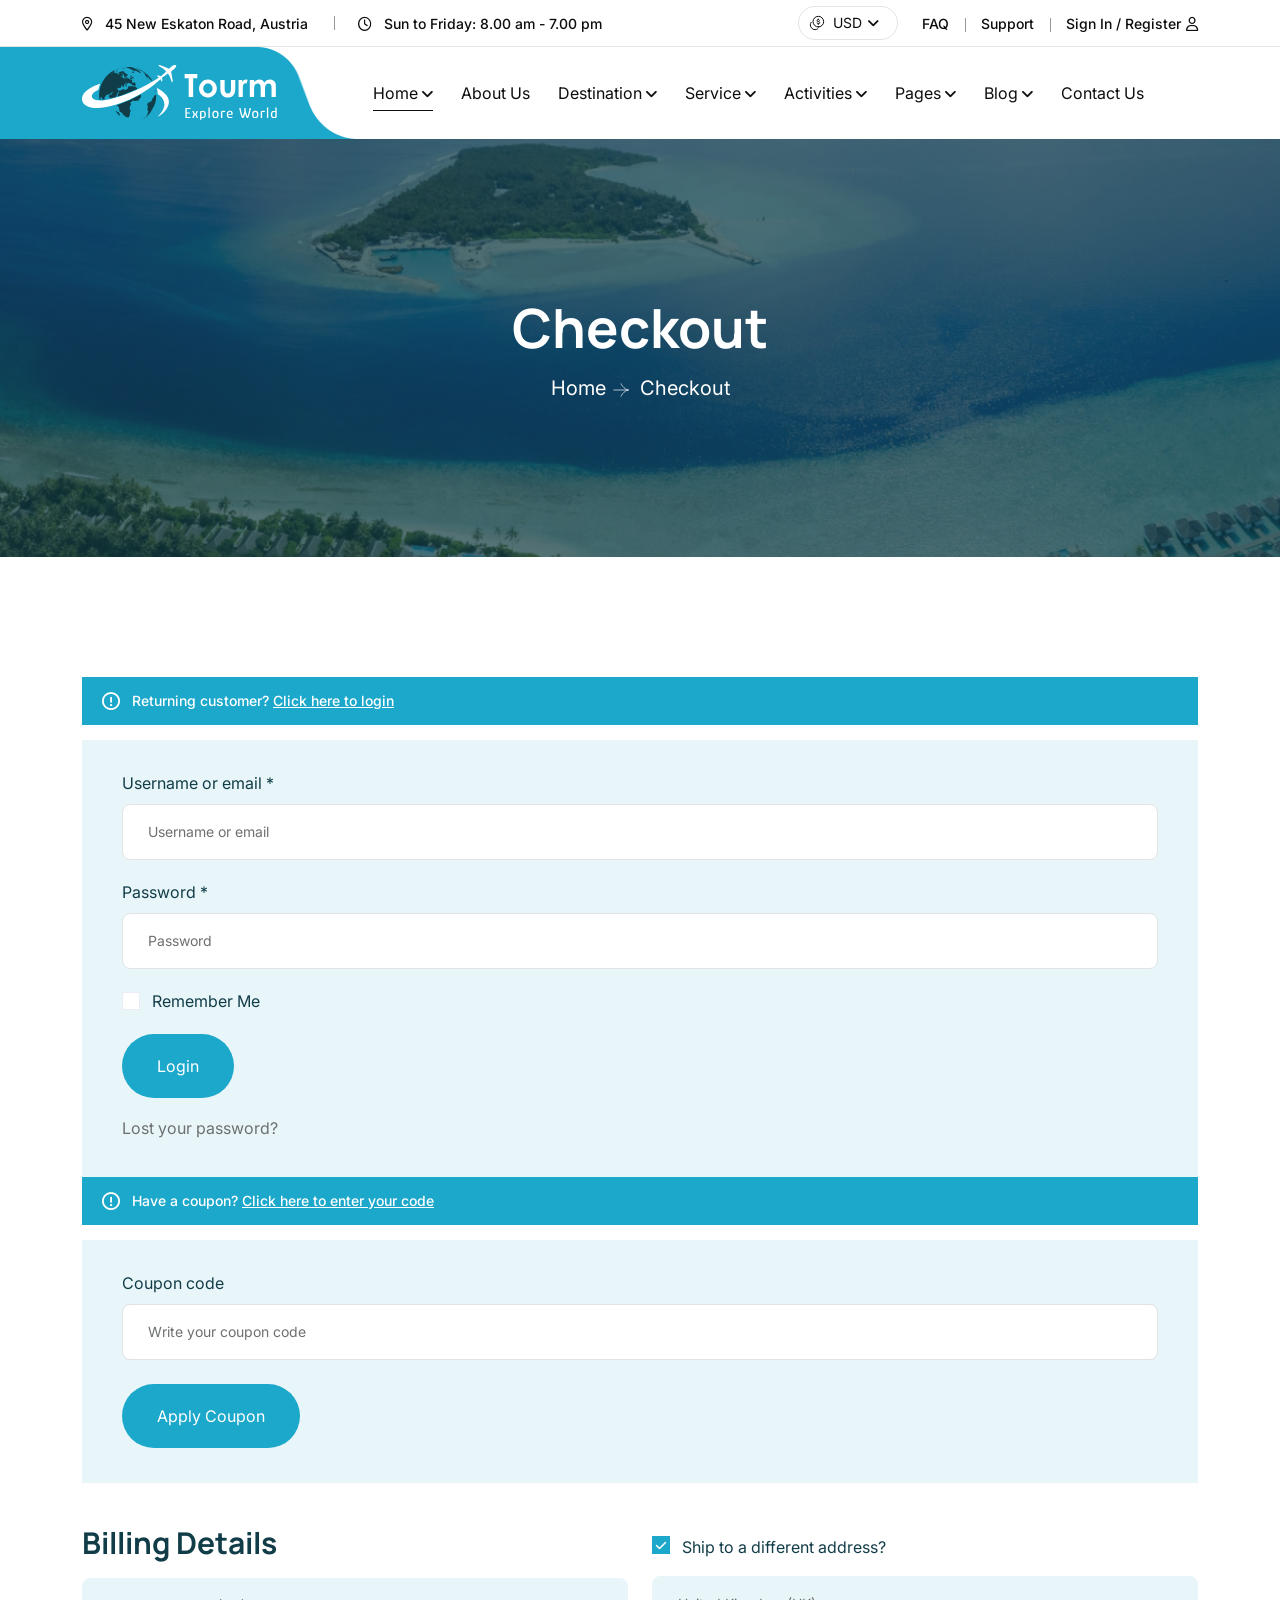
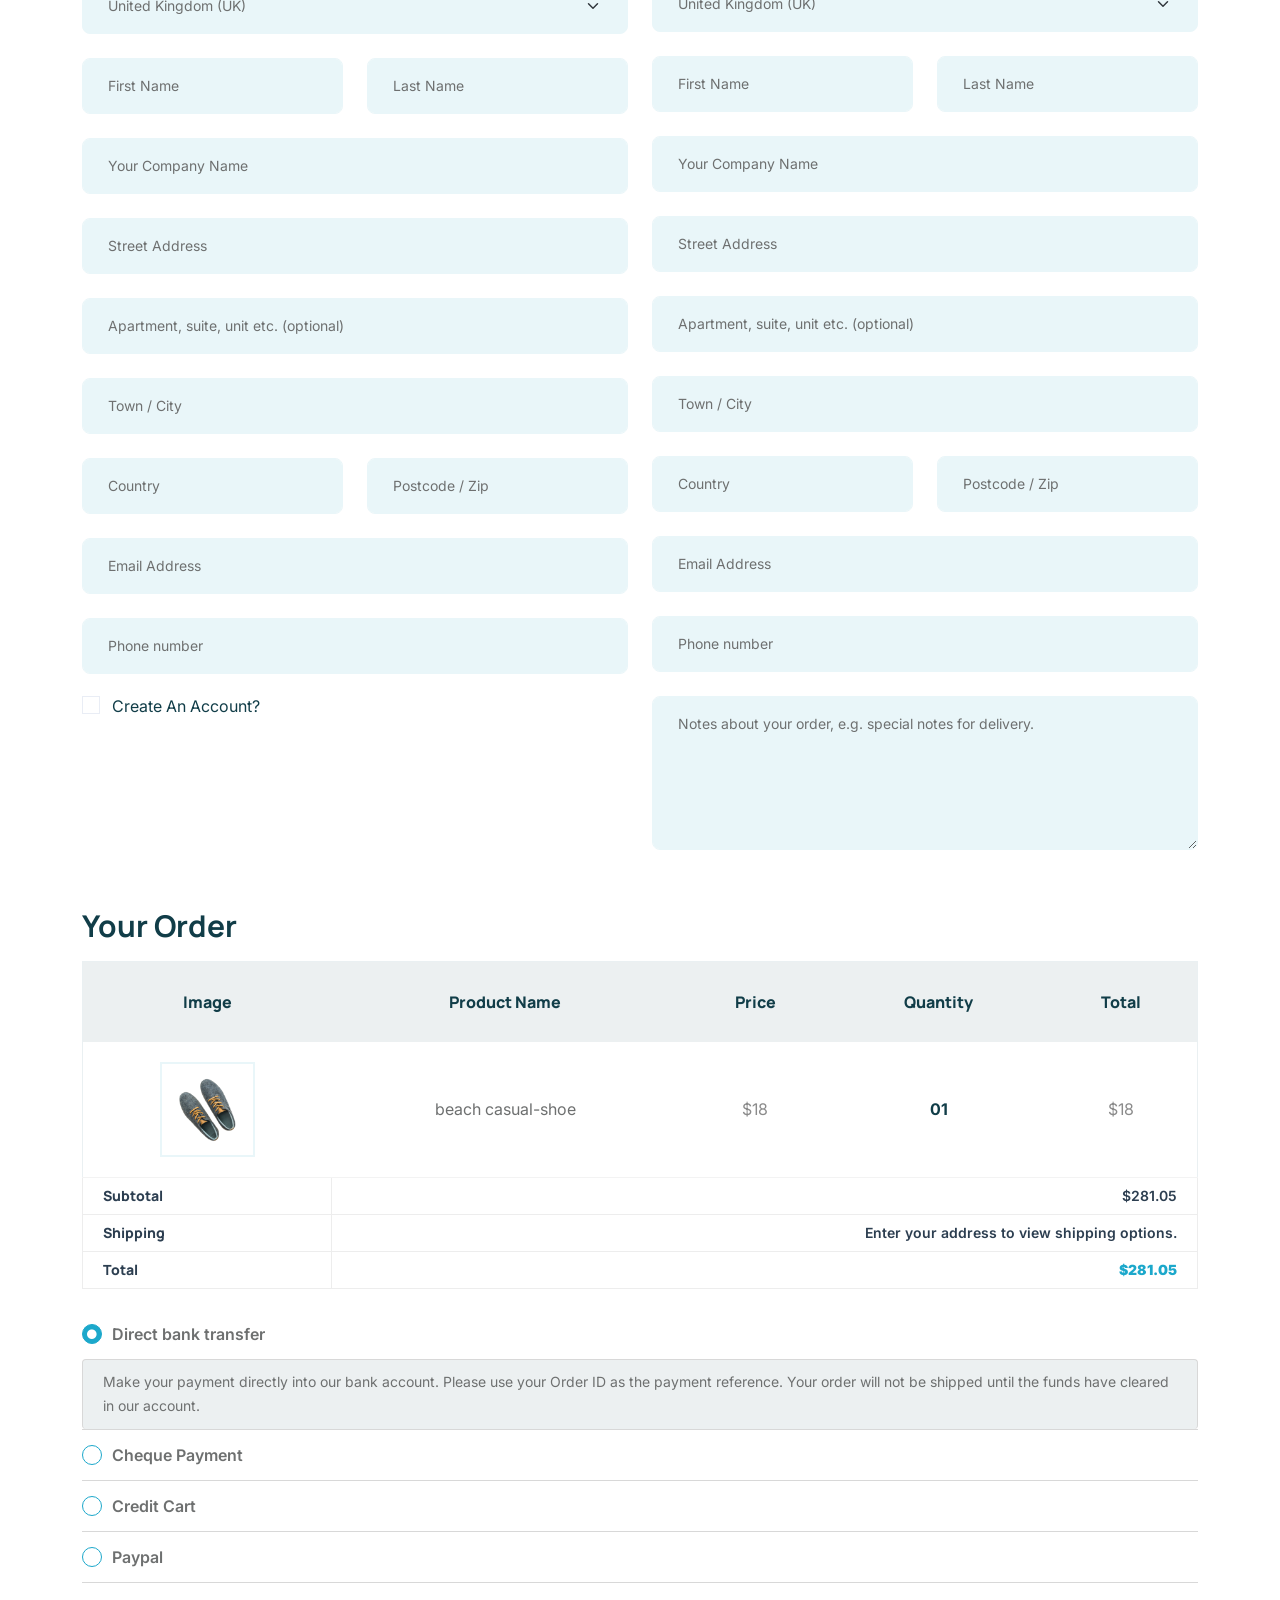
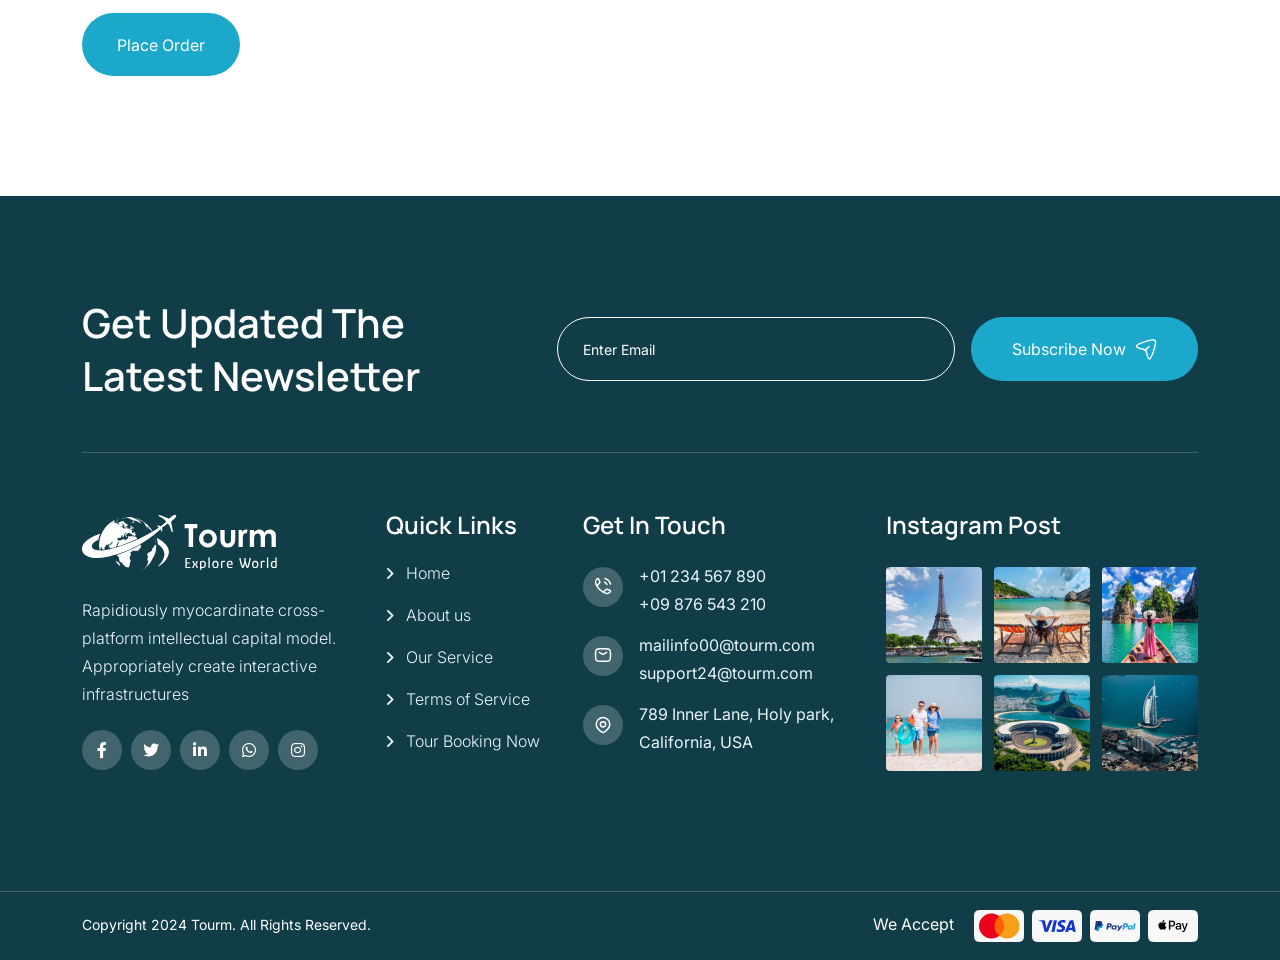
<file: developer-version/checkout.html>
<!doctype html>
<html class="no-js" lang="zxx">

<head>
    <meta charset="utf-8">
    <meta http-equiv="x-ua-compatible" content="ie=edge">
    <title>Tourm - Travel & Tour Booking Agency HTML Template - Checkout</title>
    <meta name="author" content="Tourm">
    <meta name="description" content="Tourm - Travel & Tour Booking Agency HTML Template ">
    <meta name="keywords" content="Tourm - Travel & Tour Booking Agency HTML Template ">
    <meta name="robots" content="INDEX,FOLLOW">

    <!-- Mobile Specific Metas -->
    <meta name="viewport" content="width=device-width, initial-scale=1, shrink-to-fit=no">

    <!-- Favicons - Place favicon.ico in the root directory -->
    <link rel="apple-touch-icon" sizes="57x57" href="assets/img/favicons/apple-icon-57x57.png">
    <link rel="apple-touch-icon" sizes="60x60" href="assets/img/favicons/apple-icon-60x60.png">
    <link rel="apple-touch-icon" sizes="72x72" href="assets/img/favicons/apple-icon-72x72.png">
    <link rel="apple-touch-icon" sizes="76x76" href="assets/img/favicons/apple-icon-76x76.png">
    <link rel="apple-touch-icon" sizes="114x114" href="assets/img/favicons/apple-icon-114x114.png">
    <link rel="apple-touch-icon" sizes="120x120" href="assets/img/favicons/apple-icon-120x120.png">
    <link rel="apple-touch-icon" sizes="144x144" href="assets/img/favicons/apple-icon-144x144.png">
    <link rel="apple-touch-icon" sizes="152x152" href="assets/img/favicons/apple-icon-152x152.png">
    <link rel="apple-touch-icon" sizes="180x180" href="assets/img/favicons/apple-icon-180x180.png">
    <link rel="icon" type="image/png" sizes="192x192" href="assets/img/favicons/android-icon-192x192.png">
    <link rel="icon" type="image/png" sizes="32x32" href="assets/img/favicons/favicon-32x32.png">
    <link rel="icon" type="image/png" sizes="96x96" href="assets/img/favicons/favicon-96x96.png">
    <link rel="icon" type="image/png" sizes="16x16" href="assets/img/favicons/favicon-16x16.png">
    <link rel="manifest" href="assets/img/favicons/manifest.json">
    <meta name="msapplication-TileColor" content="#ffffff">
    <meta name="msapplication-TileImage" content="assets/img/favicons/ms-icon-144x144.png">
    <meta name="theme-color" content="#ffffff">

    <!--==============================
	  Google Fonts
	============================== -->
    <link rel="preconnect" href="https://fonts.googleapis.com">
    <link rel="preconnect" href="https://fonts.gstatic.com" crossorigin>
    <link rel="preconnect" href="https://fonts.googleapis.com">
    <link rel="preconnect" href="https://fonts.gstatic.com" crossorigin>
    <link href="https://fonts.googleapis.com/css2?family=Inter:wght@100..900&family=Manrope:wght@200..800&family=Montez&display=swap" rel="stylesheet">

    <!--==============================
	    All CSS File
	============================== -->
    <!-- Bootstrap -->
    <link rel="stylesheet" href="assets/css/bootstrap.min.css">
    <!-- Fontawesome Icon -->
    <link rel="stylesheet" href="assets/css/fontawesome.min.css">
    <!-- Magnific Popup -->
    <link rel="stylesheet" href="assets/css/magnific-popup.min.css">

    <!-- Swiper css -->
    <link rel="stylesheet" href="assets/css/swiper-bundle.min.css">
    <!-- Theme Custom CSS -->
    <link rel="stylesheet" href="assets/css/style.css">

</head>

<body>

    <!--[if lte IE 9]>
    	<p class="browserupgrade">You are using an <strong>outdated</strong> browser. Please <a href="https://browsehappy.com/">upgrade your browser</a> to improve your experience and security.</p>
  	<![endif]-->


    <!--********************************
   		Code Start From Here 
	******************************** -->

    <div class="magic-cursor relative z-10">
        <div class="cursor"></div>
        <div class="cursor-follower"></div>
    </div>


    <!--==============================
     Preloader
  ==============================-->
    <div id="preloader" class="preloader ">
        <button class="th-btn preloaderCls">Cancel Preloader </button>
        <div class="preloader-inner">
            <img src="assets/img/logo3.svg" alt="">
        </div>

        <div id="loader" class="th-preloader">
            <div class="animation-preloader">
                <div class="txt-loading">
                    <span preloader-text="T" class="characters">T </span>

                    <span preloader-text="O" class="characters">O </span>

                    <span preloader-text="U" class="characters">U </span>

                    <span preloader-text="R" class="characters">R </span>

                    <span preloader-text="M" class="characters">M </span>
                </div>
            </div>
        </div>

    </div> <!--==============================
    Sidemenu
============================== -->
    <div class="sidemenu-wrapper sidemenu-info ">
        <div class="sidemenu-content">
            <button class="closeButton sideMenuCls"><i class="far fa-times"></i></button>
            <div class="widget  ">
                <div class="th-widget-about">
                    <div class="about-logo">
                        <a href="home-travel.html"><img src="assets/img/logo2.svg" alt="Tourm"></a>
                    </div>
                    <p class="about-text">Rapidiously myocardinate cross-platform intellectual capital model. Appropriately create interactive infrastructures</p>
                    <div class="th-social">
                        <a href="https://www.facebook.com/"><i class="fab fa-facebook-f"></i></a>
                        <a href="https://www.twitter.com/"><i class="fab fa-twitter"></i></a>
                        <a href="https://www.linkedin.com/"><i class="fab fa-linkedin-in"></i></a>
                        <a href="https://www.whatsapp.com/"><i class="fab fa-whatsapp"></i></a>
                    </div>
                </div>
            </div>
            <div class="widget  ">
                <h3 class="widget_title">Recent Posts</h3>
                <div class="recent-post-wrap">
                    <div class="recent-post">
                        <div class="media-img">
                            <a href="blog-details.html"><img src="assets/img/blog/recent-post-1-1.jpg" alt="Blog Image"></a>
                        </div>
                        <div class="media-body">
                            <div class="recent-post-meta">
                                <a href="blog.html"><i class="far fa-calendar"></i>24 Jun , 2024</a>
                            </div>
                            <h4 class="post-title"><a class="text-inherit" href="blog-details.html">Where Vision Meets Concrete
                                    Reality</a></h4>
                        </div>
                    </div>
                    <div class="recent-post">
                        <div class="media-img">
                            <a href="blog-details.html"><img src="assets/img/blog/recent-post-1-2.jpg" alt="Blog Image"></a>
                        </div>
                        <div class="media-body">
                            <div class="recent-post-meta">
                                <a href="blog.html"><i class="far fa-calendar"></i>22 Jun , 2024</a>
                            </div>
                            <h4 class="post-title"><a class="text-inherit" href="blog-details.html">Raising the Bar in Construction.</a></h4>
                        </div>
                    </div>
                </div>
            </div>
            <div class="widget  ">
                <h3 class="widget_title">Get In Touch</h3>
                <div class="th-widget-contact">
                    <div class="info-box_text">
                        <div class="icon">
                            <img src="assets/img/icon/phone.svg" alt="img">
                        </div>
                        <div class="details">
                            <p><a href="tel:+01234567890" class="info-box_link">+01 234 567 890</a></p>
                            <p><a href="tel:+09876543210" class="info-box_link">+09 876 543 210</a></p>
                        </div>
                    </div>
                    <div class="info-box_text">
                        <div class="icon">
                            <img src="assets/img/icon/envelope.svg" alt="img">
                        </div>
                        <div class="details">
                            <p><a href="mailto:mailinfo00@tourm.com" class="info-box_link">mailinfo00@tourm.com</a></p>
                            <p><a href="mailto:support24@tourm.com" class="info-box_link">support24@tourm.com</a></p>
                        </div>
                    </div>
                    <div class="info-box_text">
                        <div class="icon"><img src="assets/img/icon/location-dot.svg" alt="img"></div>
                        <div class="details">
                            <p>789 Inner Lane, Holy park, California, USA</p>
                        </div>
                    </div>
                </div>
            </div>
        </div>
    </div>
    <div class="popup-search-box">
        <button class="searchClose"><i class="fal fa-times"></i></button>
        <form action="#">
            <input type="text" placeholder="What are you looking for?">
            <button type="submit"><i class="fal fa-search"></i></button>
        </form>
    </div><!--==============================
    Mobile Menu
  ============================== -->
    <div class="th-menu-wrapper onepage-nav">
        <div class="th-menu-area text-center">
            <button class="th-menu-toggle"><i class="fal fa-times"></i></button>
            <div class="mobile-logo">
                <a href="home-travel.html"><img src="assets/img/logo2.svg" alt="Tourm"></a>
            </div>
            <div class="th-mobile-menu">
                <ul>
                    <li class="menu-item-has-children">
                        <a class="active" href="home-travel.html">Home</a>
                        <ul class="sub-menu">
                            <li><a href="home-travel.html">Home Travel</a></li>
                            <li><a href="home-tour.html">Home Tour</a></li>
                            <li><a href="home-agency.html">Home Agency</a></li>

                        </ul>
                    </li>
                    <li><a href="about.html">About Us</a></li>
                    <li class="menu-item-has-children">
                        <a href="#">Destination</a>
                        <ul class="sub-menu">
                            <li><a href="destination.html">Destination</a></li>
                            <li><a href="destination-details.html">Destination Details</a></li>
                        </ul>
                    </li>
                    <li class="menu-item-has-children">
                        <a href="#">Service</a>
                        <ul class="sub-menu">
                            <li><a href="service.html">Services</a></li>
                            <li><a href="service-details.html">Service Details</a></li>
                        </ul>
                    </li>
                    <li class="menu-item-has-children">
                        <a href="#">Activities</a>
                        <ul class="sub-menu">
                            <li><a href="activities.html">activities</a></li>
                            <li><a href="activities-details.html">activities Details</a></li>
                        </ul>
                    </li>
                    <li class="menu-item-has-children">
                        <a href="#">Pages</a>
                        <ul class="sub-menu">
                            <li class="menu-item-has-children">
                                <a href="#">Shop</a>
                                <ul class="sub-menu">
                                    <li><a href="shop.html">Shop</a></li>
                                    <li><a href="shop-details.html">Shop Details</a></li>
                                    <li><a href="cart.html">Cart Page</a></li>
                                    <li><a href="checkout.html">Checkout</a></li>
                                    <li><a href="wishlist.html">Wishlist</a></li>
                                </ul>
                            </li>

                            <li><a href="gallery.html">Gallery</a></li>
                            <li><a href="tour.html">Our Tour</a></li>
                            <li><a href="tour-details.html">Tour Details</a></li>
                            <li><a href="tour-guide.html">Tour Guider</a></li>
                            <li><a href="tour-guider-details.html">Tour Guider Details</a></li>
                            <li><a href="faq.html">Faq Page</a></li>
                            <li><a href="price.html">Price Package</a></li>
                            <li><a href="error.html">Error Page</a></li>
                        </ul>

                    </li>
                    <li class="menu-item-has-children">
                        <a href="#">Blog</a>
                        <ul class="sub-menu">
                            <li><a href="blog.html">Blog</a></li>
                            <li><a href="blog-details.html">Blog Details</a></li>
                        </ul>
                    </li>
                    <li>
                        <a href="contact.html">Contact us</a>
                    </li>
                </ul>
            </div>
        </div>
    </div><!--==============================
	Header Area
==============================-->
    <header class="th-header header-layout1">
        <div class="header-top">
            <div class="container th-container">
                <div class="row justify-content-center justify-content-xl-between align-items-center">
                    <div class="col-auto d-none d-md-block">
                        <div class="header-links">
                            <ul>
                                <li class="d-none d-xl-inline-block"><i class="fa-sharp fa-regular  fa-location-dot"></i>
                                    <span>45 New Eskaton Road, Austria</span>
                                </li>
                                <li class="d-none d-xl-inline-block"><i class="fa-regular fa-clock"></i>
                                    <span>Sun to Friday: 8.00 am - 7.00 pm</span>
                                </li>
                            </ul>
                        </div>
                    </div>
                    <div class="col-auto">
                        <div class="header-right">
                            <div class="currency-menu">
                                <img src="assets/img/icon/dollar.svg" alt="">
                                <select class="form-select nice-select">
                                    <option selected="">USD</option>
                                    <option>CNY</option>
                                    <option>EUR</option>
                                    <option>AUD</option>
                                </select>
                            </div>
                            <div class="header-links">
                                <ul>
                                    <li class="d-none d-md-inline-block"><a href="faq.html">FAQ</a></li>
                                    <li class="d-none d-md-inline-block"><a href="contact.html">Support</a></li>
                                    <li><a href="#login-form" class="popup-content">Sign In / Register<i class="fa-regular fa-user"></i></a>
                                    </li>
                                </ul>
                            </div>
                        </div>
                    </div>
                </div>
            </div>
        </div>
        <div class="sticky-wrapper">
            <!-- Main Menu Area -->
            <div class="menu-area">
                <div class="container th-container">
                    <div class="row align-items-center justify-content-between">
                        <div class="col-auto">
                            <div class="header-logo">
                                <a href="home-travel.html"><img src="assets/img/logo.svg" alt="Tourm"></a>
                            </div>
                        </div>
                        <div class="col-auto me-xl-auto">
                            <nav class="main-menu d-none d-xl-inline-block">
                                <ul>
                                    <li class="menu-item-has-children">
                                        <a class="active" href="home-travel.html">Home</a>
                                        <ul class="sub-menu">
                                            <li><a href="home-travel.html">Home Travel</a></li>
                                            <li><a href="home-tour.html">Home Tour</a></li>
                                            <li><a href="home-agency.html">Home Agency</a></li>

                                        </ul>
                                    </li>
                                    <li><a href="about.html">About Us</a></li>
                                    <li class="menu-item-has-children">
                                        <a href="#">Destination</a>
                                        <ul class="sub-menu">
                                            <li><a href="destination.html">Destination</a></li>
                                            <li><a href="destination-details.html">Destination Details</a></li>
                                        </ul>
                                    </li>
                                    <li class="menu-item-has-children">
                                        <a href="#">Service</a>
                                        <ul class="sub-menu">
                                            <li><a href="service.html">Services</a></li>
                                            <li><a href="service-details.html">Service Details</a></li>
                                        </ul>
                                    </li>
                                    <li class="menu-item-has-children">
                                        <a href="#">Activities</a>
                                        <ul class="sub-menu">
                                            <li><a href="activities.html">activities</a></li>
                                            <li><a href="activities-details.html">activities Details</a></li>
                                        </ul>
                                    </li>
                                    <li class="menu-item-has-children">
                                        <a href="#">Pages</a>
                                        <ul class="sub-menu">
                                            <li class="menu-item-has-children">
                                                <a href="#">Shop</a>
                                                <ul class="sub-menu">
                                                    <li><a href="shop.html">Shop</a></li>
                                                    <li><a href="shop-details.html">Shop Details</a></li>
                                                    <li><a href="cart.html">Cart Page</a></li>
                                                    <li><a href="checkout.html">Checkout</a></li>
                                                    <li><a href="wishlist.html">Wishlist</a></li>
                                                </ul>
                                            </li>

                                            <li><a href="gallery.html">Gallery</a></li>
                                            <li><a href="tour.html">Our Tour</a></li>
                                            <li><a href="tour-details.html">Tour Details</a></li>
                                            <li><a href="tour-guide.html">Tour Guider</a></li>
                                            <li><a href="tour-guider-details.html">Tour Guider Details</a></li>
                                            <li><a href="faq.html">Faq Page</a></li>
                                            <li><a href="price.html">Price Package</a></li>
                                            <li><a href="error.html">Error Page</a></li>
                                        </ul>

                                    </li>
                                    <li class="menu-item-has-children">
                                        <a href="#">Blog</a>
                                        <ul class="sub-menu">
                                            <li><a href="blog.html">Blog</a></li>
                                            <li><a href="blog-details.html">Blog Details</a></li>
                                        </ul>
                                    </li>
                                    <li>
                                        <a href="contact.html">Contact us</a>
                                    </li>
                                </ul>
                            </nav>
                            <button type="button" class="th-menu-toggle d-block d-xl-none"><i class="far fa-bars"></i></button>
                        </div>
                        <div class="col-auto d-none d-xl-block">
                            <div class="header-button">
                                <a href="contact.html" class="th-btn style3 th-icon">Book Now</a>

                            </div>
                        </div>
                    </div>
                </div>
                <div class="logo-bg" data-mask-src="assets/img/logo_bg_mask.png"></div>
            </div>
        </div>
    </header>
    <!--==============================
    Breadcumb
============================== -->
    <div class="breadcumb-wrapper " data-bg-src="assets/img/bg/breadcumb-bg.jpg">
        <div class="container">
            <div class="breadcumb-content">
                <h1 class="breadcumb-title">Checkout</h1>
                <ul class="breadcumb-menu">
                    <li><a href="home-travel.html">Home</a></li>
                    <li>Checkout</li>
                </ul>
            </div>
        </div>
    </div><!--==============================
Checkout Arae
==============================-->
    <div class="th-checkout-wrapper space-top space-extra-bottom">
        <div class="container">
            <div class="woocommerce-form-login-toggle">
                <div class="woocommerce-info">Returning customer? <a href="#" class="showlogin">Click here to login</a>
                </div>
            </div>
            <div class="row">
                <div class="col-12">
                    <form action="#" class="woocommerce-form-login">
                        <div class="form-group">
                            <label>Username or email *</label>
                            <input type="text" class="form-control" placeholder="Username or email">
                        </div>
                        <div class="form-group">
                            <label>Password *</label>
                            <input type="text" class="form-control" placeholder="Password">
                        </div>
                        <div class="form-group">
                            <div class="custom-checkbox">
                                <input type="checkbox" id="remembermylogin">
                                <label for="remembermylogin">Remember Me</label>
                            </div>
                        </div>
                        <div class="form-group">
                            <button type="submit" class="th-btn">Login</button>
                            <p class="mt-3 mb-0"><a class="text-reset" href="#">Lost your password?</a></p>
                        </div>
                    </form>
                </div>
            </div>
            <div class="woocommerce-form-coupon-toggle">
                <div class="woocommerce-info">Have a coupon? <a href="#" class="showcoupon">Click here to enter your code</a> </div>
            </div>
            <div class="row">
                <div class="col-12">
                    <form action="#" class="woocommerce-form-coupon">
                        <div class="form-group">
                            <label>Coupon code</label>
                            <input type="text" class="form-control" placeholder="Write your coupon code">
                        </div>
                        <div class="form-group">
                            <button type="submit" class="th-btn">Apply coupon</button>
                        </div>
                    </form>
                </div>
            </div>
            <form action="#" class="woocommerce-checkout mt-40">
                <div class="row ">
                    <div class="col-lg-6">
                        <h2 class="h4">Billing Details</h2>
                        <div class="row">
                            <div class="col-12 form-group">
                                <select class="form-select">
                                    <option>United Kingdom (UK)</option>
                                    <option>United State (US)</option>
                                    <option>Equatorial Guinea (GQ)</option>
                                    <option>Australia (AU)</option>
                                    <option>Germany (DE)</option>
                                </select>
                            </div>
                            <div class="col-md-6 form-group">
                                <input type="text" class="form-control" placeholder="First Name">
                            </div>
                            <div class="col-md-6 form-group">
                                <input type="text" class="form-control" placeholder="Last Name">
                            </div>
                            <div class="col-12 form-group">
                                <input type="text" class="form-control" placeholder="Your Company Name">
                            </div>
                            <div class="col-12 form-group">
                                <input type="text" class="form-control" placeholder="Street Address">
                                <input type="text" class="form-control" placeholder="Apartment, suite, unit etc. (optional)">
                            </div>
                            <div class="col-12 form-group">
                                <input type="text" class="form-control" placeholder="Town / City">
                            </div>
                            <div class="col-md-6 form-group">
                                <input type="text" class="form-control" placeholder="Country">
                            </div>
                            <div class="col-md-6 form-group">
                                <input type="text" class="form-control" placeholder="Postcode / Zip">
                            </div>
                            <div class="col-12 form-group">
                                <input type="text" class="form-control" placeholder="Email Address">
                                <input type="text" class="form-control" placeholder="Phone number">
                            </div>
                            <div class="col-12 form-group">
                                <input type="checkbox" id="accountNewCreate">
                                <label for="accountNewCreate">Create An Account?</label>
                            </div>
                        </div>
                    </div>
                    <div class="col-lg-6">
                        <p id="ship-to-different-address">
                            <input id="ship-to-different-address-checkbox" type="checkbox" name="ship_to_different_address" value="1" checked>
                            <label for="ship-to-different-address-checkbox">
                                Ship to a different address?
                                <span class="checkmark"></span>
                            </label>
                        </p>
                        <div class="shipping_address">
                            <div class="row">
                                <div class="col-12 form-group">
                                    <select class="form-select">
                                        <option>United Kingdom (UK)</option>
                                        <option>United State (US)</option>
                                        <option>Equatorial Guinea (GQ)</option>
                                        <option>Australia (AU)</option>
                                        <option>Germany (DE)</option>
                                    </select>
                                </div>
                                <div class="col-md-6 form-group">
                                    <input type="text" class="form-control" placeholder="First Name">
                                </div>
                                <div class="col-md-6 form-group">
                                    <input type="text" class="form-control" placeholder="Last Name">
                                </div>
                                <div class="col-12 form-group">
                                    <input type="text" class="form-control" placeholder="Your Company Name">
                                </div>
                                <div class="col-12 form-group">
                                    <input type="text" class="form-control" placeholder="Street Address">
                                    <input type="text" class="form-control" placeholder="Apartment, suite, unit etc. (optional)">
                                </div>
                                <div class="col-12 form-group">
                                    <input type="text" class="form-control" placeholder="Town / City">
                                </div>
                                <div class="col-md-6 form-group">
                                    <input type="text" class="form-control" placeholder="Country">
                                </div>
                                <div class="col-md-6 form-group">
                                    <input type="text" class="form-control" placeholder="Postcode / Zip">
                                </div>
                                <div class="col-12 form-group">
                                    <input type="text" class="form-control" placeholder="Email Address">
                                    <input type="text" class="form-control" placeholder="Phone number">
                                </div>
                            </div>
                        </div>
                        <div class="col-12 form-group">
                            <textarea cols="20" rows="5" class="form-control" placeholder="Notes about your order, e.g. special notes for delivery."></textarea>
                        </div>
                    </div>
                </div>
            </form>
            <h4 class="mt-4 pt-lg-2">Your Order</h4>
            <form action="#" class="woocommerce-cart-form">
                <table class="cart_table mb-20">
                    <thead>
                        <tr>
                            <th class="cart-col-image">Image</th>
                            <th class="cart-col-productname">Product Name</th>
                            <th class="cart-col-price">Price</th>
                            <th class="cart-col-quantity">Quantity</th>
                            <th class="cart-col-total">Total</th>
                        </tr>
                    </thead>
                    <tbody>
                        <tr class="cart_item">
                            <td data-title="Product">
                                <a class="cart-productimage" href="shop-details.html"><img width="91" height="91" src="assets/img/product/product_1_1.png" alt="Image"></a>
                            </td>
                            <td data-title="Name">
                                <a class="cart-productname" href="shop-details.html">beach casual-shoe</a>
                            </td>
                            <td data-title="Price">
                                <span class="amount"><bdi><span>$</span>18</bdi></span>
                            </td>
                            <td data-title="Quantity">
                                <strong class="product-quantity">01</strong>
                            </td>
                            <td data-title="Total">
                                <span class="amount"><bdi><span>$</span>18</bdi></span>
                            </td>
                        </tr>
                    </tbody>
                    <tfoot class="checkout-ordertable">
                        <tr class="cart-subtotal">
                            <th>Subtotal</th>
                            <td data-title="Subtotal" colspan="4"><span class="woocommerce-Price-amount amount"><bdi><span class="woocommerce-Price-currencySymbol">$</span>281.05</bdi></span></td>
                        </tr>
                        <tr class="woocommerce-shipping-totals shipping">
                            <th>Shipping</th>
                            <td data-title="Shipping" colspan="4"> Enter your address to view shipping options.
                            </td>
                        </tr>
                        <tr class="order-total">
                            <th>Total</th>
                            <td data-title="Total" colspan="4"><strong><span class="woocommerce-Price-amount amount"><bdi><span class="woocommerce-Price-currencySymbol">$</span>281.05</bdi></span></strong>
                            </td>
                        </tr>
                    </tfoot>
                </table>
            </form>
            <div class="mt-lg-3 mb-30">
                <div class="woocommerce-checkout-payment">
                    <ul class="wc_payment_methods payment_methods methods">
                        <li class="wc_payment_method payment_method_bacs">
                            <input id="payment_method_bacs" type="radio" class="input-radio" name="payment_method" value="bacs" checked="checked">
                            <label for="payment_method_bacs">Direct bank transfer</label>
                            <div class="payment_box payment_method_bacs">
                                <p>Make your payment directly into our bank account. Please use your Order ID as the payment reference. Your order will not be shipped until the funds have cleared in our account.
                                </p>
                            </div>
                        </li>
                        <li class="wc_payment_method payment_method_cheque">
                            <input id="payment_method_cheque" type="radio" class="input-radio" name="payment_method" value="cheque">
                            <label for="payment_method_cheque">Cheque Payment</label>
                            <div class="payment_box payment_method_cheque">
                                <p>Please send a check to Store Name, Store Street, Store Town, Store State / County, Store Postcode.</p>
                            </div>
                        </li>
                        <li class="wc_payment_method payment_method_cod">
                            <input id="payment_method_cod" type="radio" class="input-radio" name="payment_method">
                            <label for="payment_method_cod">Credit Cart</label>
                            <div class="payment_box payment_method_cod">
                                <p>Pay with cash upon delivery.</p>
                            </div>
                        </li>
                        <li class="wc_payment_method payment_method_paypal">
                            <input id="payment_method_paypal" type="radio" class="input-radio" name="payment_method" value="paypal">
                            <label for="payment_method_paypal">Paypal</label>
                            <div class="payment_box payment_method_paypal">
                                <p>Pay via PayPal; you can pay with your credit card if you don’t have a PayPal account.</p>
                            </div>
                        </li>
                    </ul>
                    <div class="form-row place-order">
                        <button type="submit" class="th-btn">Place order</button>
                    </div>
                </div>
            </div>
        </div>
    </div><!--==============================
	Footer Area
==============================-->
    <footer class="footer-wrapper bg-title footer-layout2">
        <div class="widget-area">
            <div class="container">
                <div class="newsletter-area">
                    <div class="newsletter-top">
                        <div class="row gy-4 align-items-center">
                            <div class="col-lg-5">
                                <h2 class="newsletter-title text-white text-capitalize mb-0">get updated the latest
                                    newsletter</h2>
                            </div>
                            <div class="col-lg-7">
                                <form class="newsletter-form style2">
                                    <input class="form-control " type="email" placeholder="Enter Email" required="">
                                    <button type="submit" class="th-btn style1">Subscribe Now <img src="assets/img/icon/plane2.svg" alt=""></button>
                                </form>
                            </div>
                        </div>
                    </div>
                </div>
                <div class="row justify-content-between">
                    <div class="col-md-6 col-xl-3">
                        <div class="widget footer-widget">
                            <div class="th-widget-about">
                                <div class="about-logo">
                                    <a href="home-travel.html"><img src="assets/img/logo-white.svg" alt="Tourm"></a>
                                </div>
                                <p class="about-text">Rapidiously myocardinate cross-platform intellectual capital model. Appropriately create interactive infrastructures</p>
                                <div class="th-social">
                                    <a href="https://www.facebook.com/"><i class="fab fa-facebook-f"></i></a>
                                    <a href="https://www.twitter.com/"><i class="fab fa-twitter"></i></a>
                                    <a href="https://www.linkedin.com/"><i class="fab fa-linkedin-in"></i></a>
                                    <a href="https://www.whatsapp.com/"><i class="fab fa-whatsapp"></i></a>
                                    <a href="https://instagram.com/"><i class="fab fa-instagram"></i></a>
                                </div>
                            </div>
                        </div>
                    </div>
                    <div class="col-md-6 col-xl-auto">
                        <div class="widget widget_nav_menu footer-widget">
                            <h3 class="widget_title">Quick Links</h3>
                            <div class="menu-all-pages-container">
                                <ul class="menu">

                                    <li><a href="index.html">Home</a></li>
                                    <li><a href="about.html">About us</a></li>
                                    <li><a href="service.html">Our Service</a></li>
                                    <li><a href="contact.html">Terms of Service</a></li>
                                    <li><a href="contact.html">Tour Booking Now</a></li>
                                </ul>
                            </div>
                        </div>
                    </div>
                    <div class="col-md-6 col-xl-auto">
                        <div class="widget footer-widget">
                            <h3 class="widget_title">Get In Touch</h3>
                            <div class="th-widget-contact">
                                <div class="info-box_text">
                                    <div class="icon">
                                        <img src="assets/img/icon/phone.svg" alt="img">
                                    </div>
                                    <div class="details">
                                        <p><a href="tel:+01234567890" class="info-box_link">+01 234 567 890</a></p>
                                        <p><a href="tel:+09876543210" class="info-box_link">+09 876 543 210</a></p>
                                    </div>
                                </div>
                                <div class="info-box_text">
                                    <div class="icon">
                                        <img src="assets/img/icon/envelope.svg" alt="img">
                                    </div>
                                    <div class="details">
                                        <p><a href="mailto:mailinfo00@tourm.com" class="info-box_link">mailinfo00@tourm.com</a></p>
                                        <p><a href="mailto:support24@tourm.com" class="info-box_link">support24@tourm.com</a></p>
                                    </div>
                                </div>
                                <div class="info-box_text">
                                    <div class="icon"><img src="assets/img/icon/location-dot.svg" alt="img"></div>
                                    <div class="details">
                                        <p>789 Inner Lane, Holy park, California, USA</p>
                                    </div>
                                </div>
                            </div>
                        </div>
                    </div>
                    <div class="col-md-6 col-xl-auto">
                        <div class="widget footer-widget">
                            <h3 class="widget_title">Instagram Post</h3>
                            <div class="sidebar-gallery">
                                <div class="gallery-thumb">
                                    <img src="assets/img/widget/gallery_1_1.jpg" alt="Gallery Image">
                                    <a target="_blank" href="https://www.instagram.com/" class="gallery-btn"><i class="fab fa-instagram"></i></a>
                                </div>
                                <div class="gallery-thumb">
                                    <img src="assets/img/widget/gallery_1_2.jpg" alt="Gallery Image">
                                    <a target="_blank" href="https://www.instagram.com/" class="gallery-btn"><i class="fab fa-instagram"></i></a>
                                </div>
                                <div class="gallery-thumb">
                                    <img src="assets/img/widget/gallery_1_3.jpg" alt="Gallery Image">
                                    <a target="_blank" href="https://www.instagram.com/" class="gallery-btn"><i class="fab fa-instagram"></i></a>
                                </div>
                                <div class="gallery-thumb">
                                    <img src="assets/img/widget/gallery_1_4.jpg" alt="Gallery Image">
                                    <a target="_blank" href="https://www.instagram.com/" class="gallery-btn"><i class="fab fa-instagram"></i></a>
                                </div>
                                <div class="gallery-thumb">
                                    <img src="assets/img/widget/gallery_1_5.jpg" alt="Gallery Image">
                                    <a target="_blank" href="https://www.instagram.com/" class="gallery-btn"><i class="fab fa-instagram"></i></a>
                                </div>
                                <div class="gallery-thumb">
                                    <img src="assets/img/widget/gallery_1_6.jpg" alt="Gallery Image">
                                    <a target="_blank" href="https://www.instagram.com/" class="gallery-btn"><i class="fab fa-instagram"></i></a>
                                </div>
                            </div>
                        </div>
                    </div>
                </div>
            </div>
        </div>
        <div class="copyright-wrap">
            <div class="container">
                <div class="row justify-content-between align-items-center">
                    <div class="col-md-6">
                        <p class="copyright-text">Copyright 2024 <a href="home-travel.html">Tourm</a>. All Rights Reserved.</p>
                    </div>
                    <div class="col-md-6 text-end d-none d-md-block">
                        <div class="footer-card">
                            <span class="title">We Accept</span>
                            <img src="assets/img/shape/cards.png" alt="">
                        </div>
                    </div>
                </div>

            </div>
        </div>
        <div class="shape-mockup movingX d-none d-xxl-block" data-top="24%" data-left="5%">
            <img src="assets/img/shape/shape_8.png" alt="shape">
        </div>
    </footer>

    <!--********************************
			Code End  Here 
	******************************** -->

    <!-- Scroll To Top -->
    <div class="scroll-top">
        <svg class="progress-circle svg-content" width="100%" height="100%" viewBox="-1 -1 102 102">
            <path d="M50,1 a49,49 0 0,1 0,98 a49,49 0 0,1 0,-98" style="transition: stroke-dashoffset 10ms linear 0s; stroke-dasharray: 307.919, 307.919; stroke-dashoffset: 307.919;">
            </path>
        </svg>
    </div>
    <!--==============================
modal Area  
==============================-->
    <div id="login-form" class="popup-login-register mfp-hide">
        <ul class="nav" id="pills-tab" role="tablist">
            <li class="nav-item" role="presentation">
                <button class="nav-menu" id="pills-home-tab" data-bs-toggle="pill" data-bs-target="#pills-home" type="button" role="tab" aria-controls="pills-home" aria-selected="false">Login</button>
            </li>
            <li class="nav-item" role="presentation">
                <button class="nav-menu active" id="pills-profile-tab" data-bs-toggle="pill" data-bs-target="#pills-profile" type="button" role="tab" aria-controls="pills-profile" aria-selected="true">Register</button>
            </li>
        </ul>
        <div class="tab-content" id="pills-tabContent">
            <div class="tab-pane fade" id="pills-home" role="tabpanel" aria-labelledby="pills-home-tab">
                <h3 class="box-title mb-30">Sign in to your account</h3>
                <div class="th-login-form">
                    <form action="mail.php" method="POST" class="login-form ajax-contact">
                        <div class="row">
                            <div class="form-group col-12">
                                <label>Username or email</label>
                                <input type="text" class="form-control" name="email" id="email" required="required">
                            </div>
                            <div class="form-group col-12">
                                <label>Password</label>
                                <input type="password" class="form-control" name="pasword" id="pasword" required="required">
                            </div>

                            <div class="form-btn mb-20 col-12">
                                <button class="th-btn btn-fw th-radius2 ">Send Message</button>
                            </div>
                        </div>
                        <div id="forgot_url">
                            <a href="my-account.html">Forgot password?</a>
                        </div>
                        <p class="form-messages mb-0 mt-3"></p>
                    </form>
                </div>
            </div>
            <div class="tab-pane fade active show" id="pills-profile" role="tabpanel" aria-labelledby="pills-profile-tab">
                <h3 class="th-form-title mb-30">Sign in to your account</h3>
                <form action="mail.php" method="POST" class="login-form ajax-contact">
                    <div class="row">
                        <div class="form-group col-12">
                            <label>Username*</label>
                            <input type="text" class="form-control" name="usename" id="usename" required="required">
                        </div>
                        <div class="form-group col-12">
                            <label>First name*</label>
                            <input type="text" class="form-control" name="firstname" id="firstname" required="required">
                        </div>
                        <div class="form-group col-12">
                            <label>Last name*</label>
                            <input type="text" class="form-control" name="lastname" id="lastname" required="required">
                        </div>
                        <div class="form-group col-12">
                            <label for="new_email">Your email*</label>
                            <input type="text" class="form-control" name="new_email" id="new_email" required="required">
                        </div>
                        <div class="form-group col-12">
                            <label for="new_email_confirm">Confirm email*</label>
                            <input type="text" class="form-control" name="new_email_confirm" id="new_email_confirm" required="required">
                        </div>
                        <div class="statement">
                            <span class="register-notes">A password will be emailed to you.</span>
                        </div>

                        <div class="form-btn mt-20 col-12">
                            <button class="th-btn btn-fw th-radius2 ">Sign up</button>
                        </div>
                    </div>
                    <p class="form-messages mb-0 mt-3"></p>
                </form>
            </div>
        </div>
    </div>

    <!--==============================
    All Js File
============================== -->
    <!-- Jquery -->
    <!-- Jquery -->
    <script src="assets/js/vendor/jquery-3.6.0.min.js"></script>
    <!-- Swiper Js -->
    <script src="assets/js/swiper-bundle.min.js"></script>
    <!-- Bootstrap -->
    <script src="assets/js/bootstrap.min.js"></script>
    <!-- Magnific Popup -->
    <script src="assets/js/jquery.magnific-popup.min.js"></script>
    <!-- Counter Up -->
    <script src="assets/js/jquery.counterup.min.js"></script>
    <!-- Range Slider -->
    <script src="assets/js/jquery-ui.min.js"></script>
    <!-- imagesloaded -->
    <script src="assets/js/imagesloaded.pkgd.min.js"></script>
    <!-- isotope -->
    <script src="assets/js/isotope.pkgd.min.js"></script>
    <!-- gsap -->
    <script src="assets/js/gsap.min.js"></script>

    <!-- circle-progress -->
    <script src="assets/js/circle-progress.js"></script>

    <script src="assets/js/matter.min.js"></script>
    <script src="assets/js/matterjs-custom.js"></script>


    <!-- nice select -->
    <script src="assets/js/nice-select.min.js"></script>




    <!-- Main Js File -->
    <script src="assets/js/main.js"></script>
</body>

</html>
</file>
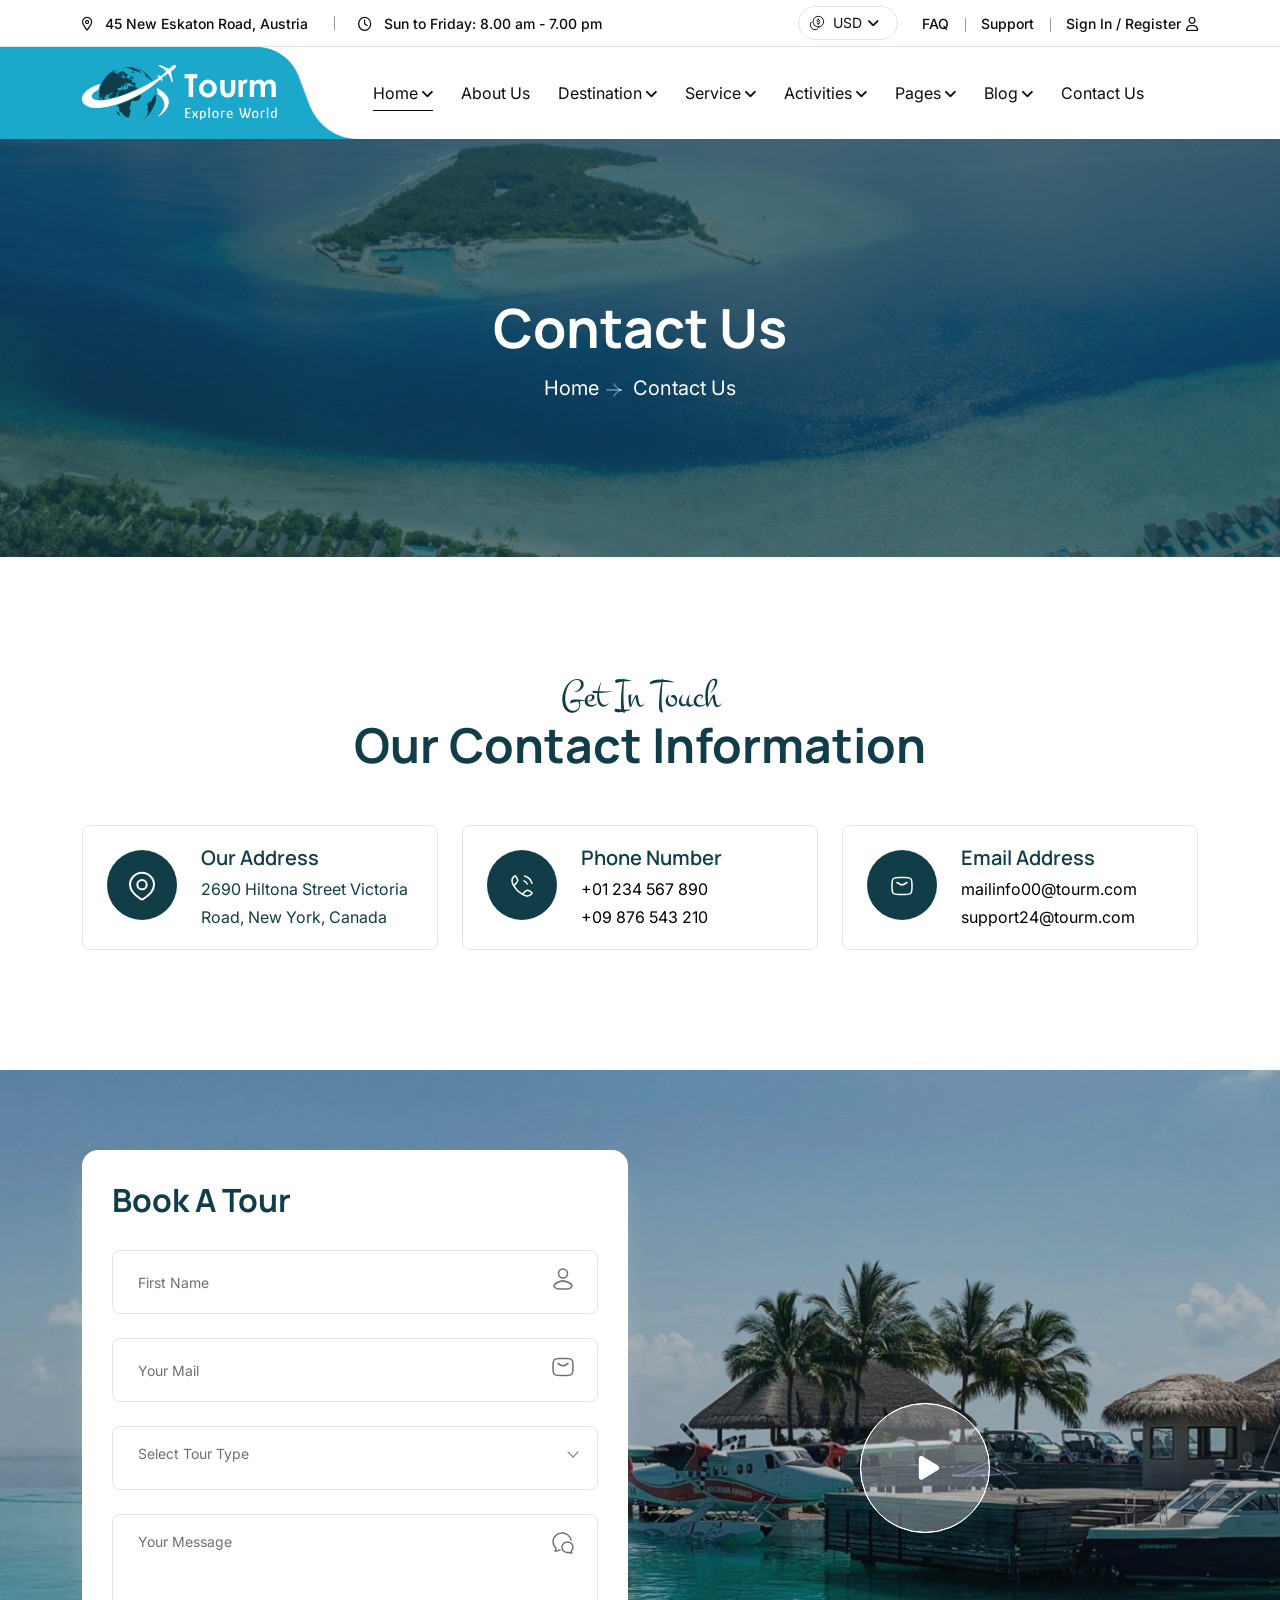
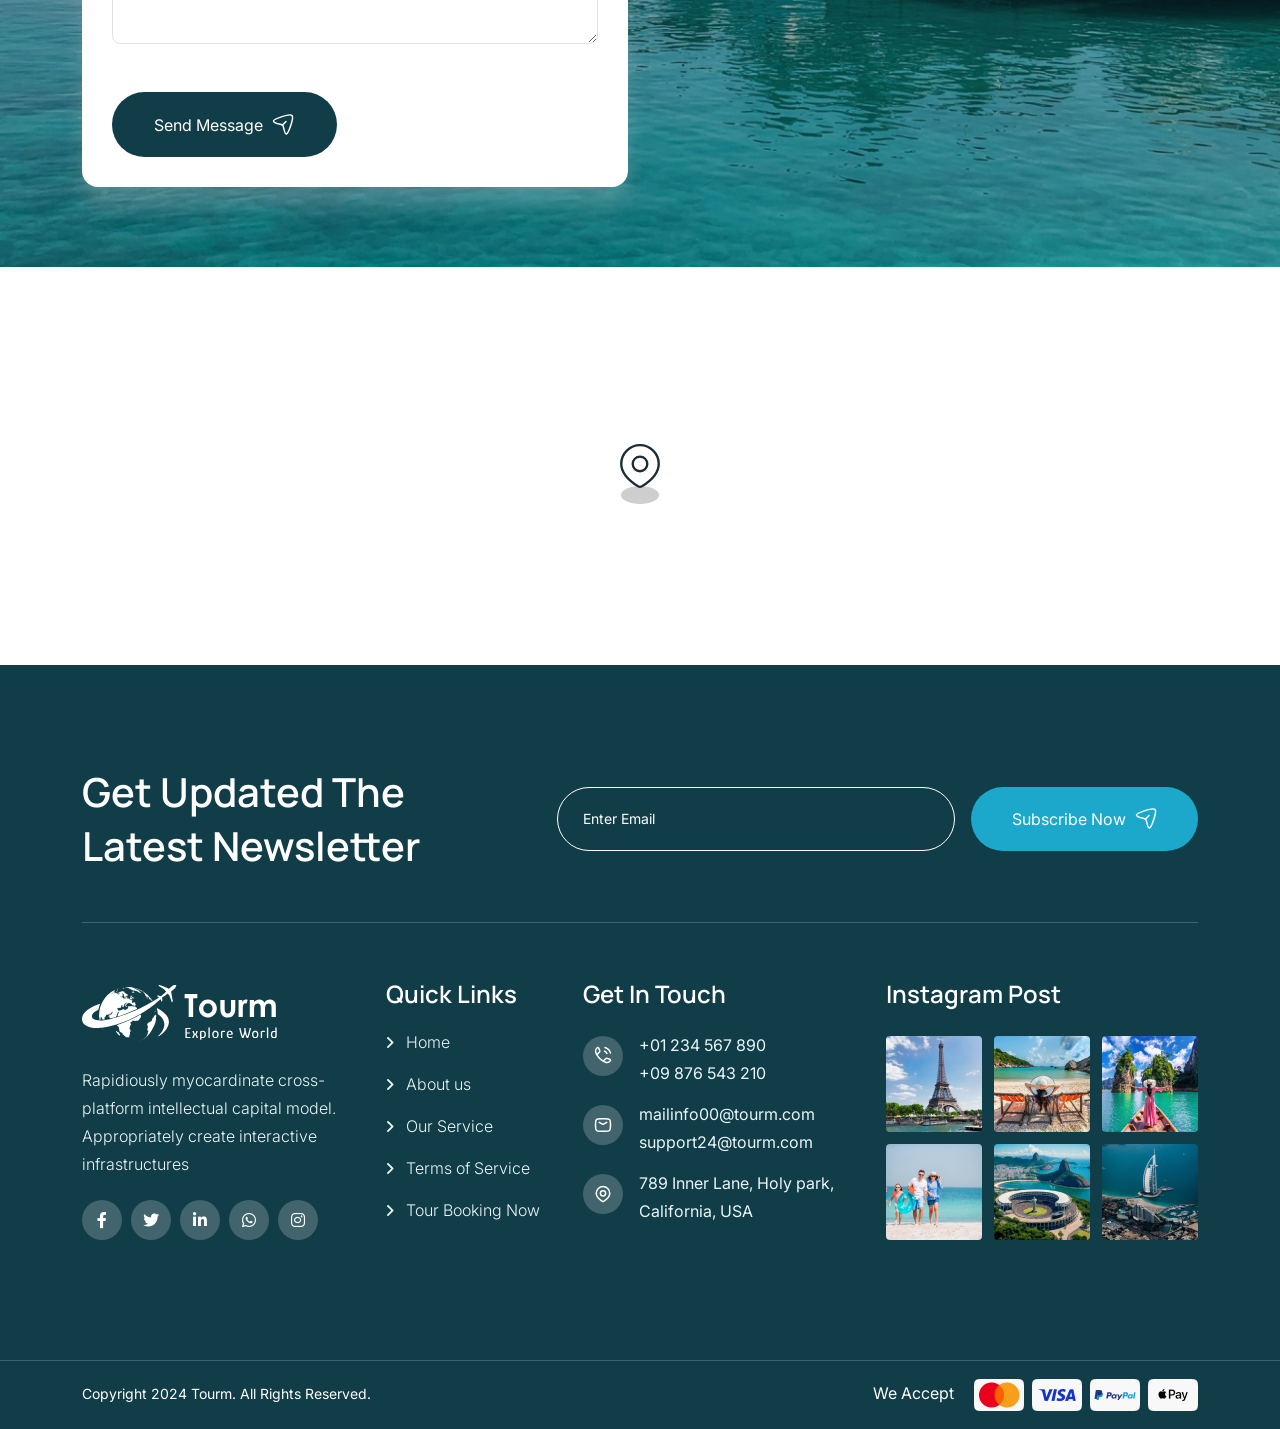
<file: developer-version/contact.html>
<!doctype html>
<html class="no-js" lang="zxx">

<head>
    <meta charset="utf-8">
    <meta http-equiv="x-ua-compatible" content="ie=edge">
    <title>Tourm - Travel & Tour Booking Agency HTML Template - Contact Us</title>
    <meta name="author" content="Tourm">
    <meta name="description" content="Tourm - Travel & Tour Booking Agency HTML Template ">
    <meta name="keywords" content="Tourm - Travel & Tour Booking Agency HTML Template ">
    <meta name="robots" content="INDEX,FOLLOW">

    <!-- Mobile Specific Metas -->
    <meta name="viewport" content="width=device-width, initial-scale=1, shrink-to-fit=no">

    <!-- Favicons - Place favicon.ico in the root directory -->
    <link rel="apple-touch-icon" sizes="57x57" href="assets/img/favicons/apple-icon-57x57.png">
    <link rel="apple-touch-icon" sizes="60x60" href="assets/img/favicons/apple-icon-60x60.png">
    <link rel="apple-touch-icon" sizes="72x72" href="assets/img/favicons/apple-icon-72x72.png">
    <link rel="apple-touch-icon" sizes="76x76" href="assets/img/favicons/apple-icon-76x76.png">
    <link rel="apple-touch-icon" sizes="114x114" href="assets/img/favicons/apple-icon-114x114.png">
    <link rel="apple-touch-icon" sizes="120x120" href="assets/img/favicons/apple-icon-120x120.png">
    <link rel="apple-touch-icon" sizes="144x144" href="assets/img/favicons/apple-icon-144x144.png">
    <link rel="apple-touch-icon" sizes="152x152" href="assets/img/favicons/apple-icon-152x152.png">
    <link rel="apple-touch-icon" sizes="180x180" href="assets/img/favicons/apple-icon-180x180.png">
    <link rel="icon" type="image/png" sizes="192x192" href="assets/img/favicons/android-icon-192x192.png">
    <link rel="icon" type="image/png" sizes="32x32" href="assets/img/favicons/favicon-32x32.png">
    <link rel="icon" type="image/png" sizes="96x96" href="assets/img/favicons/favicon-96x96.png">
    <link rel="icon" type="image/png" sizes="16x16" href="assets/img/favicons/favicon-16x16.png">
    <link rel="manifest" href="assets/img/favicons/manifest.json">
    <meta name="msapplication-TileColor" content="#ffffff">
    <meta name="msapplication-TileImage" content="assets/img/favicons/ms-icon-144x144.png">
    <meta name="theme-color" content="#ffffff">

    <!--==============================
	  Google Fonts
	============================== -->
    <link rel="preconnect" href="https://fonts.googleapis.com">
    <link rel="preconnect" href="https://fonts.gstatic.com" crossorigin>
    <link rel="preconnect" href="https://fonts.googleapis.com">
    <link rel="preconnect" href="https://fonts.gstatic.com" crossorigin>
    <link href="https://fonts.googleapis.com/css2?family=Inter:wght@100..900&family=Manrope:wght@200..800&family=Montez&display=swap" rel="stylesheet">

    <!--==============================
	    All CSS File
	============================== -->
    <!-- Bootstrap -->
    <link rel="stylesheet" href="assets/css/bootstrap.min.css">
    <!-- Fontawesome Icon -->
    <link rel="stylesheet" href="assets/css/fontawesome.min.css">
    <!-- Magnific Popup -->
    <link rel="stylesheet" href="assets/css/magnific-popup.min.css">

    <!-- Swiper css -->
    <link rel="stylesheet" href="assets/css/swiper-bundle.min.css">
    <!-- Theme Custom CSS -->
    <link rel="stylesheet" href="assets/css/style.css">

</head>

<body>

    <!--[if lte IE 9]>
    	<p class="browserupgrade">You are using an <strong>outdated</strong> browser. Please <a href="https://browsehappy.com/">upgrade your browser</a> to improve your experience and security.</p>
  	<![endif]-->


    <!--********************************
   		Code Start From Here 
	******************************** -->

    <div class="magic-cursor relative z-10">
        <div class="cursor"></div>
        <div class="cursor-follower"></div>
    </div>


    <!--==============================
     Preloader
  ==============================-->
    <div id="preloader" class="preloader ">
        <button class="th-btn preloaderCls">Cancel Preloader </button>
        <div class="preloader-inner">
            <img src="assets/img/logo3.svg" alt="">
        </div>

        <div id="loader" class="th-preloader">
            <div class="animation-preloader">
                <div class="txt-loading">
                    <span preloader-text="T" class="characters">T </span>

                    <span preloader-text="O" class="characters">O </span>

                    <span preloader-text="U" class="characters">U </span>

                    <span preloader-text="R" class="characters">R </span>

                    <span preloader-text="M" class="characters">M </span>
                </div>
            </div>
        </div>

    </div> <!--==============================
    Sidemenu
============================== -->
    <div class="sidemenu-wrapper sidemenu-info ">
        <div class="sidemenu-content">
            <button class="closeButton sideMenuCls"><i class="far fa-times"></i></button>
            <div class="widget  ">
                <div class="th-widget-about">
                    <div class="about-logo">
                        <a href="home-travel.html"><img src="assets/img/logo2.svg" alt="Tourm"></a>
                    </div>
                    <p class="about-text">Rapidiously myocardinate cross-platform intellectual capital model. Appropriately create interactive infrastructures</p>
                    <div class="th-social">
                        <a href="https://www.facebook.com/"><i class="fab fa-facebook-f"></i></a>
                        <a href="https://www.twitter.com/"><i class="fab fa-twitter"></i></a>
                        <a href="https://www.linkedin.com/"><i class="fab fa-linkedin-in"></i></a>
                        <a href="https://www.whatsapp.com/"><i class="fab fa-whatsapp"></i></a>
                    </div>
                </div>
            </div>
            <div class="widget  ">
                <h3 class="widget_title">Recent Posts</h3>
                <div class="recent-post-wrap">
                    <div class="recent-post">
                        <div class="media-img">
                            <a href="blog-details.html"><img src="assets/img/blog/recent-post-1-1.jpg" alt="Blog Image"></a>
                        </div>
                        <div class="media-body">
                            <div class="recent-post-meta">
                                <a href="blog.html"><i class="far fa-calendar"></i>24 Jun , 2024</a>
                            </div>
                            <h4 class="post-title"><a class="text-inherit" href="blog-details.html">Where Vision Meets Concrete
                                    Reality</a></h4>
                        </div>
                    </div>
                    <div class="recent-post">
                        <div class="media-img">
                            <a href="blog-details.html"><img src="assets/img/blog/recent-post-1-2.jpg" alt="Blog Image"></a>
                        </div>
                        <div class="media-body">
                            <div class="recent-post-meta">
                                <a href="blog.html"><i class="far fa-calendar"></i>22 Jun , 2024</a>
                            </div>
                            <h4 class="post-title"><a class="text-inherit" href="blog-details.html">Raising the Bar in Construction.</a></h4>
                        </div>
                    </div>
                </div>
            </div>
            <div class="widget  ">
                <h3 class="widget_title">Get In Touch</h3>
                <div class="th-widget-contact">
                    <div class="info-box_text">
                        <div class="icon">
                            <img src="assets/img/icon/phone.svg" alt="img">
                        </div>
                        <div class="details">
                            <p><a href="tel:+01234567890" class="info-box_link">+01 234 567 890</a></p>
                            <p><a href="tel:+09876543210" class="info-box_link">+09 876 543 210</a></p>
                        </div>
                    </div>
                    <div class="info-box_text">
                        <div class="icon">
                            <img src="assets/img/icon/envelope.svg" alt="img">
                        </div>
                        <div class="details">
                            <p><a href="mailto:mailinfo00@tourm.com" class="info-box_link">mailinfo00@tourm.com</a></p>
                            <p><a href="mailto:support24@tourm.com" class="info-box_link">support24@tourm.com</a></p>
                        </div>
                    </div>
                    <div class="info-box_text">
                        <div class="icon"><img src="assets/img/icon/location-dot.svg" alt="img"></div>
                        <div class="details">
                            <p>789 Inner Lane, Holy park, California, USA</p>
                        </div>
                    </div>
                </div>
            </div>
        </div>
    </div>
    <div class="popup-search-box">
        <button class="searchClose"><i class="fal fa-times"></i></button>
        <form action="#">
            <input type="text" placeholder="What are you looking for?">
            <button type="submit"><i class="fal fa-search"></i></button>
        </form>
    </div><!--==============================
    Mobile Menu
  ============================== -->
    <div class="th-menu-wrapper onepage-nav">
        <div class="th-menu-area text-center">
            <button class="th-menu-toggle"><i class="fal fa-times"></i></button>
            <div class="mobile-logo">
                <a href="home-travel.html"><img src="assets/img/logo2.svg" alt="Tourm"></a>
            </div>
            <div class="th-mobile-menu">
                <ul>
                    <li class="menu-item-has-children">
                        <a class="active" href="home-travel.html">Home</a>
                        <ul class="sub-menu">
                            <li><a href="home-travel.html">Home Travel</a></li>
                            <li><a href="home-tour.html">Home Tour</a></li>
                            <li><a href="home-agency.html">Home Agency</a></li>

                        </ul>
                    </li>
                    <li><a href="about.html">About Us</a></li>
                    <li class="menu-item-has-children">
                        <a href="#">Destination</a>
                        <ul class="sub-menu">
                            <li><a href="destination.html">Destination</a></li>
                            <li><a href="destination-details.html">Destination Details</a></li>
                        </ul>
                    </li>
                    <li class="menu-item-has-children">
                        <a href="#">Service</a>
                        <ul class="sub-menu">
                            <li><a href="service.html">Services</a></li>
                            <li><a href="service-details.html">Service Details</a></li>
                        </ul>
                    </li>
                    <li class="menu-item-has-children">
                        <a href="#">Activities</a>
                        <ul class="sub-menu">
                            <li><a href="activities.html">activities</a></li>
                            <li><a href="activities-details.html">activities Details</a></li>
                        </ul>
                    </li>
                    <li class="menu-item-has-children">
                        <a href="#">Pages</a>
                        <ul class="sub-menu">
                            <li class="menu-item-has-children">
                                <a href="#">Shop</a>
                                <ul class="sub-menu">
                                    <li><a href="shop.html">Shop</a></li>
                                    <li><a href="shop-details.html">Shop Details</a></li>
                                    <li><a href="cart.html">Cart Page</a></li>
                                    <li><a href="checkout.html">Checkout</a></li>
                                    <li><a href="wishlist.html">Wishlist</a></li>
                                </ul>
                            </li>

                            <li><a href="gallery.html">Gallery</a></li>
                            <li><a href="tour.html">Our Tour</a></li>
                            <li><a href="tour-details.html">Tour Details</a></li>
                            <li><a href="tour-guide.html">Tour Guider</a></li>
                            <li><a href="tour-guider-details.html">Tour Guider Details</a></li>
                            <li><a href="faq.html">Faq Page</a></li>
                            <li><a href="price.html">Price Package</a></li>
                            <li><a href="error.html">Error Page</a></li>
                        </ul>

                    </li>
                    <li class="menu-item-has-children">
                        <a href="#">Blog</a>
                        <ul class="sub-menu">
                            <li><a href="blog.html">Blog</a></li>
                            <li><a href="blog-details.html">Blog Details</a></li>
                        </ul>
                    </li>
                    <li>
                        <a href="contact.html">Contact us</a>
                    </li>
                </ul>
            </div>
        </div>
    </div><!--==============================
	Header Area
==============================-->
    <header class="th-header header-layout1">
        <div class="header-top">
            <div class="container th-container">
                <div class="row justify-content-center justify-content-xl-between align-items-center">
                    <div class="col-auto d-none d-md-block">
                        <div class="header-links">
                            <ul>
                                <li class="d-none d-xl-inline-block"><i class="fa-sharp fa-regular  fa-location-dot"></i>
                                    <span>45 New Eskaton Road, Austria</span>
                                </li>
                                <li class="d-none d-xl-inline-block"><i class="fa-regular fa-clock"></i>
                                    <span>Sun to Friday: 8.00 am - 7.00 pm</span>
                                </li>
                            </ul>
                        </div>
                    </div>
                    <div class="col-auto">
                        <div class="header-right">
                            <div class="currency-menu">
                                <img src="assets/img/icon/dollar.svg" alt="">
                                <select class="form-select nice-select">
                                    <option selected="">USD</option>
                                    <option>CNY</option>
                                    <option>EUR</option>
                                    <option>AUD</option>
                                </select>
                            </div>
                            <div class="header-links">
                                <ul>
                                    <li class="d-none d-md-inline-block"><a href="faq.html">FAQ</a></li>
                                    <li class="d-none d-md-inline-block"><a href="contact.html">Support</a></li>
                                    <li><a href="#login-form" class="popup-content">Sign In / Register<i class="fa-regular fa-user"></i></a>
                                    </li>
                                </ul>
                            </div>
                        </div>
                    </div>
                </div>
            </div>
        </div>
        <div class="sticky-wrapper">
            <!-- Main Menu Area -->
            <div class="menu-area">
                <div class="container th-container">
                    <div class="row align-items-center justify-content-between">
                        <div class="col-auto">
                            <div class="header-logo">
                                <a href="home-travel.html"><img src="assets/img/logo.svg" alt="Tourm"></a>
                            </div>
                        </div>
                        <div class="col-auto me-xl-auto">
                            <nav class="main-menu d-none d-xl-inline-block">
                                <ul>
                                    <li class="menu-item-has-children">
                                        <a class="active" href="home-travel.html">Home</a>
                                        <ul class="sub-menu">
                                            <li><a href="home-travel.html">Home Travel</a></li>
                                            <li><a href="home-tour.html">Home Tour</a></li>
                                            <li><a href="home-agency.html">Home Agency</a></li>

                                        </ul>
                                    </li>
                                    <li><a href="about.html">About Us</a></li>
                                    <li class="menu-item-has-children">
                                        <a href="#">Destination</a>
                                        <ul class="sub-menu">
                                            <li><a href="destination.html">Destination</a></li>
                                            <li><a href="destination-details.html">Destination Details</a></li>
                                        </ul>
                                    </li>
                                    <li class="menu-item-has-children">
                                        <a href="#">Service</a>
                                        <ul class="sub-menu">
                                            <li><a href="service.html">Services</a></li>
                                            <li><a href="service-details.html">Service Details</a></li>
                                        </ul>
                                    </li>
                                    <li class="menu-item-has-children">
                                        <a href="#">Activities</a>
                                        <ul class="sub-menu">
                                            <li><a href="activities.html">activities</a></li>
                                            <li><a href="activities-details.html">activities Details</a></li>
                                        </ul>
                                    </li>
                                    <li class="menu-item-has-children">
                                        <a href="#">Pages</a>
                                        <ul class="sub-menu">
                                            <li class="menu-item-has-children">
                                                <a href="#">Shop</a>
                                                <ul class="sub-menu">
                                                    <li><a href="shop.html">Shop</a></li>
                                                    <li><a href="shop-details.html">Shop Details</a></li>
                                                    <li><a href="cart.html">Cart Page</a></li>
                                                    <li><a href="checkout.html">Checkout</a></li>
                                                    <li><a href="wishlist.html">Wishlist</a></li>
                                                </ul>
                                            </li>

                                            <li><a href="gallery.html">Gallery</a></li>
                                            <li><a href="tour.html">Our Tour</a></li>
                                            <li><a href="tour-details.html">Tour Details</a></li>
                                            <li><a href="tour-guide.html">Tour Guider</a></li>
                                            <li><a href="tour-guider-details.html">Tour Guider Details</a></li>
                                            <li><a href="faq.html">Faq Page</a></li>
                                            <li><a href="price.html">Price Package</a></li>
                                            <li><a href="error.html">Error Page</a></li>
                                        </ul>

                                    </li>
                                    <li class="menu-item-has-children">
                                        <a href="#">Blog</a>
                                        <ul class="sub-menu">
                                            <li><a href="blog.html">Blog</a></li>
                                            <li><a href="blog-details.html">Blog Details</a></li>
                                        </ul>
                                    </li>
                                    <li>
                                        <a href="contact.html">Contact us</a>
                                    </li>
                                </ul>
                            </nav>
                            <button type="button" class="th-menu-toggle d-block d-xl-none"><i class="far fa-bars"></i></button>
                        </div>
                        <div class="col-auto d-none d-xl-block">
                            <div class="header-button">
                                <a href="contact.html" class="th-btn style3 th-icon">Book Now</a>

                            </div>
                        </div>
                    </div>
                </div>
                <div class="logo-bg" data-mask-src="assets/img/logo_bg_mask.png"></div>
            </div>
        </div>
    </header>
    <!--==============================
    Breadcumb
============================== -->
    <div class="breadcumb-wrapper " data-bg-src="assets/img/bg/breadcumb-bg.jpg">
        <div class="container">
            <div class="breadcumb-content">
                <h1 class="breadcumb-title">Contact Us</h1>
                <ul class="breadcumb-menu">
                    <li><a href="home-travel.html">Home</a></li>
                    <li>Contact Us</li>
                </ul>
            </div>
        </div>
    </div><!--==============================
Contact Area  
==============================-->
    <div class="space">
        <div class="container">
            <div class="title-area text-center">
                <span class="sub-title">Get In Touch</span>
                <h2 class="sec-title">Our Contact Information</h2>
            </div>
            <div class="row gy-4 justify-content-center">
                <div class="col-xl-4 col-lg-6">
                    <div class="about-contact-grid style2">
                        <div class="about-contact-icon">
                            <img src="assets/img/icon/location-dot2.svg" alt="">
                        </div>
                        <div class="about-contact-details">
                            <h6 class="box-title">Our Address</h6>
                            <p class="about-contact-details-text">2690 Hiltona Street Victoria</p>
                            <p class="about-contact-details-text">Road, New York, Canada</p>
                        </div>
                    </div>
                </div>
                <div class="col-xl-4 col-lg-6">
                    <div class="about-contact-grid">
                        <div class="about-contact-icon">
                            <img src="assets/img/icon/call.svg" alt="">
                        </div>
                        <div class="about-contact-details">
                            <h6 class="box-title">Phone Number</h6>
                            <p class="about-contact-details-text"><a href="tel:01234567890">+01 234 567 890</a></p>
                            <p class="about-contact-details-text"><a href="tel:01234567890">+09 876 543 210</a></p>
                        </div>
                    </div>
                </div>
                <div class="col-xl-4 col-lg-6">
                    <div class="about-contact-grid">
                        <div class="about-contact-icon">
                            <img src="assets/img/icon/mail.svg" alt="">
                        </div>
                        <div class="about-contact-details">
                            <h6 class="box-title">Email Address</h6>
                            <p class="about-contact-details-text"><a href="mailto:mailinfo00@tourm.com">mailinfo00@tourm.com</a></p>
                            <p class="about-contact-details-text"><a href="mailto:support24@tourm.com">support24@tourm.com</a></p>
                        </div>
                    </div>
                </div>
            </div>
        </div>
    </div><!--==============================
Video Area  
==============================-->
    <div class="space-extra2-top space-extra2-bottom" data-bg-src="assets/img/bg/video_bg_1.jpg">
        <div class="container">
            <div class="row flex-row-reverse justify-content-center align-items-center">
                <div class="col-lg-6">
                    <div class="video-box1">
                        <a href="https://www.youtube.com/watch?v=_sI_Ps7JSEk" class="play-btn style2 popup-video"><i class="fa-sharp fa-solid fa-play"></i></a>
                    </div>

                </div>
                <div class="col-lg-6">
                    <div>
                        <form action="mail.php" method="POST" class="contact-form style2 ajax-contact">
                            <h3 class="sec-title mb-30 text-capitalize">Book a tour</h3>
                            <div class="row">
                                <div class="col-12 form-group">
                                    <input type="text" class="form-control" name="name" id="name3" placeholder="First Name">
                                    <img src="assets/img/icon/user.svg" alt="">
                                </div>
                                <div class="col-12 form-group">
                                    <input type="email" class="form-control" name="email3" id="email3" placeholder="Your Mail">
                                    <img src="assets/img/icon/mail.svg" alt="">
                                </div>
                                <div class="form-group col-12">
                                    <select name="subject" id="subject" class="form-select nice-select">
                                        <option value="Select Tour Type" selected disabled>Select Tour Type
                                        </option>
                                        <option value="Africa Adventure">Africa Adventure</option>
                                        <option value="Africa Wild">Africa Wild</option>
                                        <option value="Asia">Asia</option>
                                        <option value="Scandinavia">Scandinavia</option>
                                        <option value="Western Europe">Western Europe</option>
                                    </select>
                                </div>
                                <div class="form-group col-12">
                                    <textarea name="message" id="message" cols="30" rows="3" class="form-control" placeholder="Your Message"></textarea>
                                    <img src="assets/img/icon/chat.svg" alt="">
                                </div>
                                <div class="form-btn col-12 mt-24"><button type="submit" class="th-btn style3">Send message
                                        <img src="assets/img/icon/plane.svg" alt=""></button>
                                </div>
                            </div>
                            <p class="form-messages mb-0 mt-3"></p>
                        </form>
                    </div>
                </div>
            </div>
        </div>
    </div><!--==============================
Map Area  
==============================-->
    <div class="">
        <div class="container-fluid">
            <div class="contact-map style2">
                <iframe src="https://www.google.com/maps/embed?pb=!1m18!1m12!1m3!1d3902.088519532505!2d92.9845770745907!3d12.037426734671289!2m3!1f0!2f0!3f0!3m2!1i1024!2i768!4f13.1!3m3!1m2!1s0x3088d254dc0a1625%3A0x343c628b2e933d24!2sHavelock%20Island%20Beach%20Resort!5e0!3m2!1sen!2sin!4v1725372119309!5m2!1sen!2sin" width="600" height="450" style="border:0;" allowfullscreen="" loading="lazy" referrerpolicy="no-referrer-when-downgrade"></iframe>
                <div class="contact-icon">
                    <img src="assets/img/icon/location-dot3.svg" alt="">
                </div>
            </div>
        </div>
    </div><!--==============================
	Footer Area
==============================-->
    <footer class="footer-wrapper bg-title footer-layout2">
        <div class="widget-area">
            <div class="container">
                <div class="newsletter-area">
                    <div class="newsletter-top">
                        <div class="row gy-4 align-items-center">
                            <div class="col-lg-5">
                                <h2 class="newsletter-title text-white text-capitalize mb-0">get updated the latest
                                    newsletter</h2>
                            </div>
                            <div class="col-lg-7">
                                <form class="newsletter-form style2">
                                    <input class="form-control " type="email" placeholder="Enter Email" required="">
                                    <button type="submit" class="th-btn style1">Subscribe Now <img src="assets/img/icon/plane2.svg" alt=""></button>
                                </form>
                            </div>
                        </div>
                    </div>
                </div>
                <div class="row justify-content-between">
                    <div class="col-md-6 col-xl-3">
                        <div class="widget footer-widget">
                            <div class="th-widget-about">
                                <div class="about-logo">
                                    <a href="home-travel.html"><img src="assets/img/logo-white.svg" alt="Tourm"></a>
                                </div>
                                <p class="about-text">Rapidiously myocardinate cross-platform intellectual capital model. Appropriately create interactive infrastructures</p>
                                <div class="th-social">
                                    <a href="https://www.facebook.com/"><i class="fab fa-facebook-f"></i></a>
                                    <a href="https://www.twitter.com/"><i class="fab fa-twitter"></i></a>
                                    <a href="https://www.linkedin.com/"><i class="fab fa-linkedin-in"></i></a>
                                    <a href="https://www.whatsapp.com/"><i class="fab fa-whatsapp"></i></a>
                                    <a href="https://instagram.com/"><i class="fab fa-instagram"></i></a>
                                </div>
                            </div>
                        </div>
                    </div>
                    <div class="col-md-6 col-xl-auto">
                        <div class="widget widget_nav_menu footer-widget">
                            <h3 class="widget_title">Quick Links</h3>
                            <div class="menu-all-pages-container">
                                <ul class="menu">

                                    <li><a href="index.html">Home</a></li>
                                    <li><a href="about.html">About us</a></li>
                                    <li><a href="service.html">Our Service</a></li>
                                    <li><a href="contact.html">Terms of Service</a></li>
                                    <li><a href="contact.html">Tour Booking Now</a></li>
                                </ul>
                            </div>
                        </div>
                    </div>
                    <div class="col-md-6 col-xl-auto">
                        <div class="widget footer-widget">
                            <h3 class="widget_title">Get In Touch</h3>
                            <div class="th-widget-contact">
                                <div class="info-box_text">
                                    <div class="icon">
                                        <img src="assets/img/icon/phone.svg" alt="img">
                                    </div>
                                    <div class="details">
                                        <p><a href="tel:+01234567890" class="info-box_link">+01 234 567 890</a></p>
                                        <p><a href="tel:+09876543210" class="info-box_link">+09 876 543 210</a></p>
                                    </div>
                                </div>
                                <div class="info-box_text">
                                    <div class="icon">
                                        <img src="assets/img/icon/envelope.svg" alt="img">
                                    </div>
                                    <div class="details">
                                        <p><a href="mailto:mailinfo00@tourm.com" class="info-box_link">mailinfo00@tourm.com</a></p>
                                        <p><a href="mailto:support24@tourm.com" class="info-box_link">support24@tourm.com</a></p>
                                    </div>
                                </div>
                                <div class="info-box_text">
                                    <div class="icon"><img src="assets/img/icon/location-dot.svg" alt="img"></div>
                                    <div class="details">
                                        <p>789 Inner Lane, Holy park, California, USA</p>
                                    </div>
                                </div>
                            </div>
                        </div>
                    </div>
                    <div class="col-md-6 col-xl-auto">
                        <div class="widget footer-widget">
                            <h3 class="widget_title">Instagram Post</h3>
                            <div class="sidebar-gallery">
                                <div class="gallery-thumb">
                                    <img src="assets/img/widget/gallery_1_1.jpg" alt="Gallery Image">
                                    <a target="_blank" href="https://www.instagram.com/" class="gallery-btn"><i class="fab fa-instagram"></i></a>
                                </div>
                                <div class="gallery-thumb">
                                    <img src="assets/img/widget/gallery_1_2.jpg" alt="Gallery Image">
                                    <a target="_blank" href="https://www.instagram.com/" class="gallery-btn"><i class="fab fa-instagram"></i></a>
                                </div>
                                <div class="gallery-thumb">
                                    <img src="assets/img/widget/gallery_1_3.jpg" alt="Gallery Image">
                                    <a target="_blank" href="https://www.instagram.com/" class="gallery-btn"><i class="fab fa-instagram"></i></a>
                                </div>
                                <div class="gallery-thumb">
                                    <img src="assets/img/widget/gallery_1_4.jpg" alt="Gallery Image">
                                    <a target="_blank" href="https://www.instagram.com/" class="gallery-btn"><i class="fab fa-instagram"></i></a>
                                </div>
                                <div class="gallery-thumb">
                                    <img src="assets/img/widget/gallery_1_5.jpg" alt="Gallery Image">
                                    <a target="_blank" href="https://www.instagram.com/" class="gallery-btn"><i class="fab fa-instagram"></i></a>
                                </div>
                                <div class="gallery-thumb">
                                    <img src="assets/img/widget/gallery_1_6.jpg" alt="Gallery Image">
                                    <a target="_blank" href="https://www.instagram.com/" class="gallery-btn"><i class="fab fa-instagram"></i></a>
                                </div>
                            </div>
                        </div>
                    </div>
                </div>
            </div>
        </div>
        <div class="copyright-wrap">
            <div class="container">
                <div class="row justify-content-between align-items-center">
                    <div class="col-md-6">
                        <p class="copyright-text">Copyright 2024 <a href="home-travel.html">Tourm</a>. All Rights Reserved.</p>
                    </div>
                    <div class="col-md-6 text-end d-none d-md-block">
                        <div class="footer-card">
                            <span class="title">We Accept</span>
                            <img src="assets/img/shape/cards.png" alt="">
                        </div>
                    </div>
                </div>

            </div>
        </div>
        <div class="shape-mockup movingX d-none d-xxl-block" data-top="24%" data-left="5%">
            <img src="assets/img/shape/shape_8.png" alt="shape">
        </div>
    </footer>

    <!--********************************
			Code End  Here 
	******************************** -->

    <!-- Scroll To Top -->
    <div class="scroll-top">
        <svg class="progress-circle svg-content" width="100%" height="100%" viewBox="-1 -1 102 102">
            <path d="M50,1 a49,49 0 0,1 0,98 a49,49 0 0,1 0,-98" style="transition: stroke-dashoffset 10ms linear 0s; stroke-dasharray: 307.919, 307.919; stroke-dashoffset: 307.919;">
            </path>
        </svg>
    </div>
    <!--==============================
modal Area  
==============================-->
    <div id="login-form" class="popup-login-register mfp-hide">
        <ul class="nav" id="pills-tab" role="tablist">
            <li class="nav-item" role="presentation">
                <button class="nav-menu" id="pills-home-tab" data-bs-toggle="pill" data-bs-target="#pills-home" type="button" role="tab" aria-controls="pills-home" aria-selected="false">Login</button>
            </li>
            <li class="nav-item" role="presentation">
                <button class="nav-menu active" id="pills-profile-tab" data-bs-toggle="pill" data-bs-target="#pills-profile" type="button" role="tab" aria-controls="pills-profile" aria-selected="true">Register</button>
            </li>
        </ul>
        <div class="tab-content" id="pills-tabContent">
            <div class="tab-pane fade" id="pills-home" role="tabpanel" aria-labelledby="pills-home-tab">
                <h3 class="box-title mb-30">Sign in to your account</h3>
                <div class="th-login-form">
                    <form action="mail.php" method="POST" class="login-form ajax-contact">
                        <div class="row">
                            <div class="form-group col-12">
                                <label>Username or email</label>
                                <input type="text" class="form-control" name="email" id="email" required="required">
                            </div>
                            <div class="form-group col-12">
                                <label>Password</label>
                                <input type="password" class="form-control" name="pasword" id="pasword" required="required">
                            </div>

                            <div class="form-btn mb-20 col-12">
                                <button class="th-btn btn-fw th-radius2 ">Send Message</button>
                            </div>
                        </div>
                        <div id="forgot_url">
                            <a href="my-account.html">Forgot password?</a>
                        </div>
                        <p class="form-messages mb-0 mt-3"></p>
                    </form>
                </div>
            </div>
            <div class="tab-pane fade active show" id="pills-profile" role="tabpanel" aria-labelledby="pills-profile-tab">
                <h3 class="th-form-title mb-30">Sign in to your account</h3>
                <form action="mail.php" method="POST" class="login-form ajax-contact">
                    <div class="row">
                        <div class="form-group col-12">
                            <label>Username*</label>
                            <input type="text" class="form-control" name="usename" id="usename" required="required">
                        </div>
                        <div class="form-group col-12">
                            <label>First name*</label>
                            <input type="text" class="form-control" name="firstname" id="firstname" required="required">
                        </div>
                        <div class="form-group col-12">
                            <label>Last name*</label>
                            <input type="text" class="form-control" name="lastname" id="lastname" required="required">
                        </div>
                        <div class="form-group col-12">
                            <label for="new_email">Your email*</label>
                            <input type="text" class="form-control" name="new_email" id="new_email" required="required">
                        </div>
                        <div class="form-group col-12">
                            <label for="new_email_confirm">Confirm email*</label>
                            <input type="text" class="form-control" name="new_email_confirm" id="new_email_confirm" required="required">
                        </div>
                        <div class="statement">
                            <span class="register-notes">A password will be emailed to you.</span>
                        </div>

                        <div class="form-btn mt-20 col-12">
                            <button class="th-btn btn-fw th-radius2 ">Sign up</button>
                        </div>
                    </div>
                    <p class="form-messages mb-0 mt-3"></p>
                </form>
            </div>
        </div>
    </div>

    <!--==============================
    All Js File
============================== -->
    <!-- Jquery -->
    <!-- Jquery -->
    <script src="assets/js/vendor/jquery-3.6.0.min.js"></script>
    <!-- Swiper Js -->
    <script src="assets/js/swiper-bundle.min.js"></script>
    <!-- Bootstrap -->
    <script src="assets/js/bootstrap.min.js"></script>
    <!-- Magnific Popup -->
    <script src="assets/js/jquery.magnific-popup.min.js"></script>
    <!-- Counter Up -->
    <script src="assets/js/jquery.counterup.min.js"></script>
    <!-- Range Slider -->
    <script src="assets/js/jquery-ui.min.js"></script>
    <!-- imagesloaded -->
    <script src="assets/js/imagesloaded.pkgd.min.js"></script>
    <!-- isotope -->
    <script src="assets/js/isotope.pkgd.min.js"></script>
    <!-- gsap -->
    <script src="assets/js/gsap.min.js"></script>

    <!-- circle-progress -->
    <script src="assets/js/circle-progress.js"></script>

    <script src="assets/js/matter.min.js"></script>
    <script src="assets/js/matterjs-custom.js"></script>


    <!-- nice select -->
    <script src="assets/js/nice-select.min.js"></script>




    <!-- Main Js File -->
    <script src="assets/js/main.js"></script>
</body>

</html>
</file>
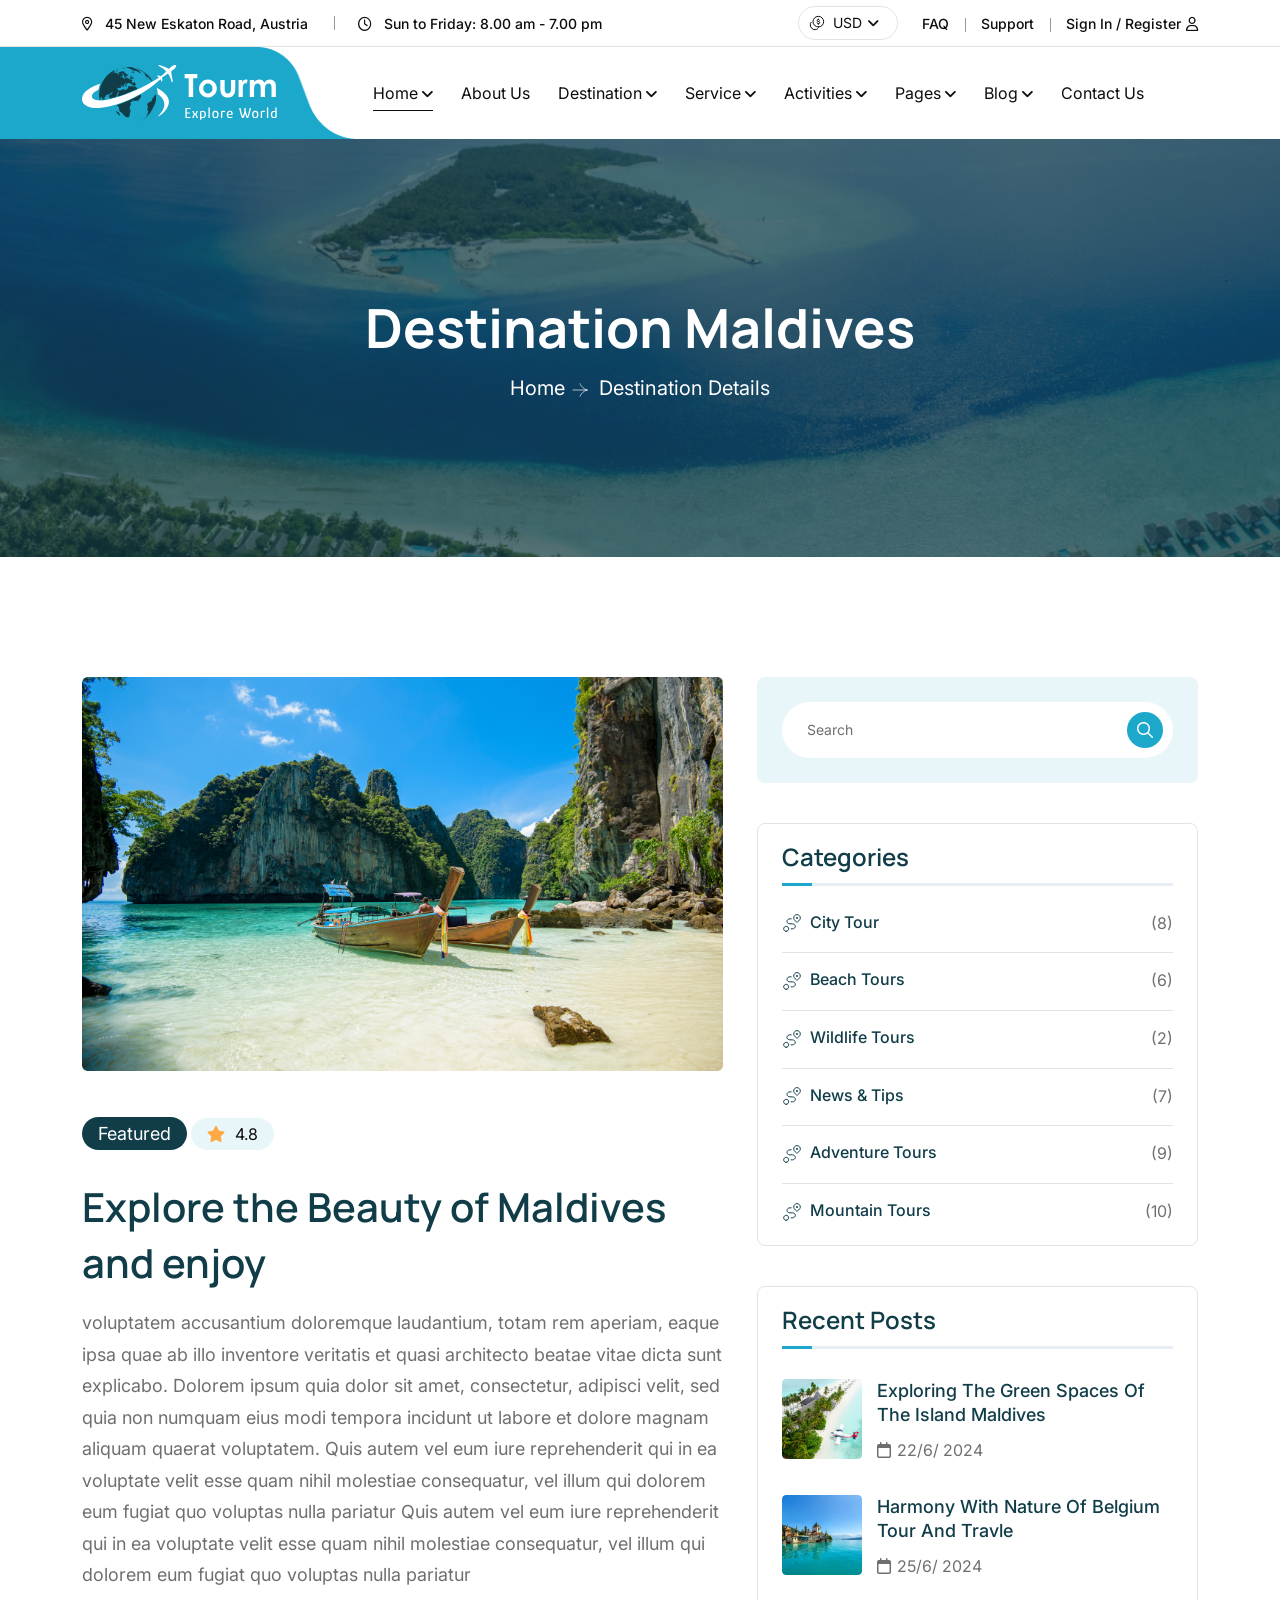
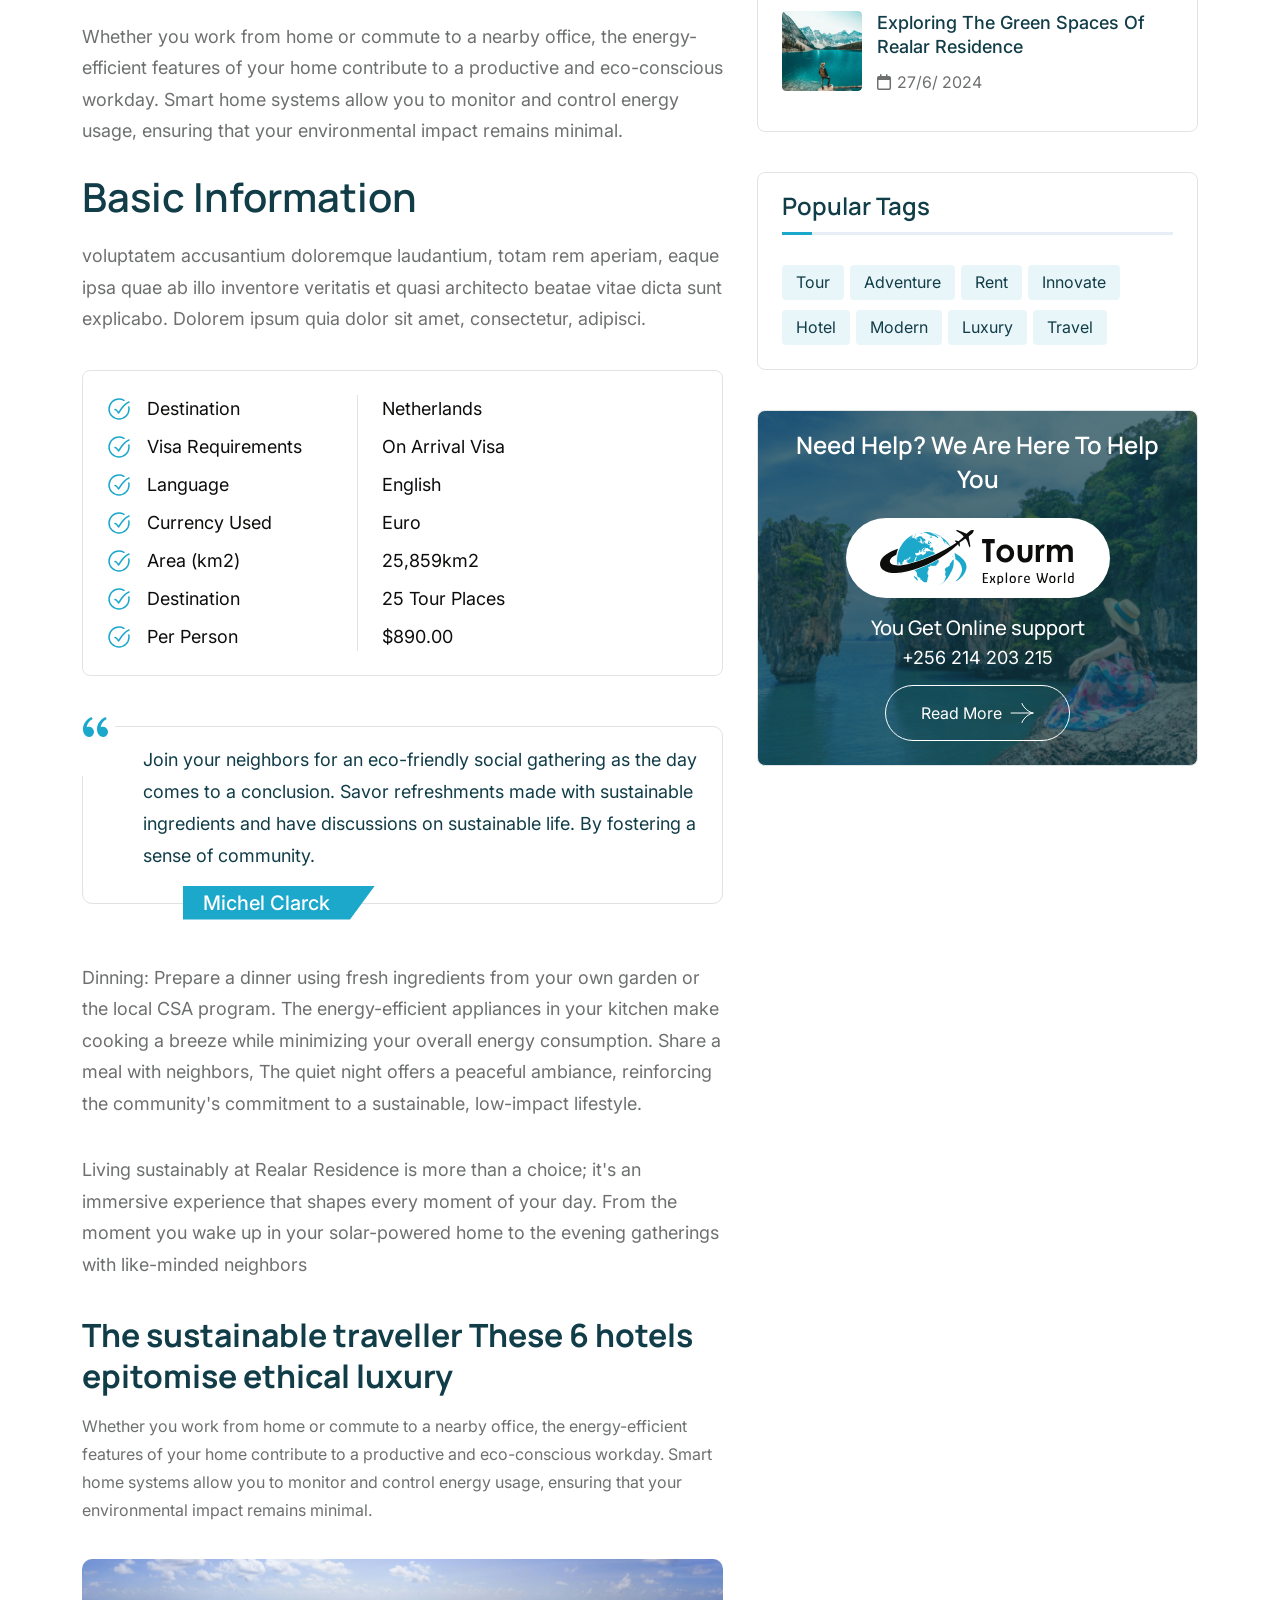
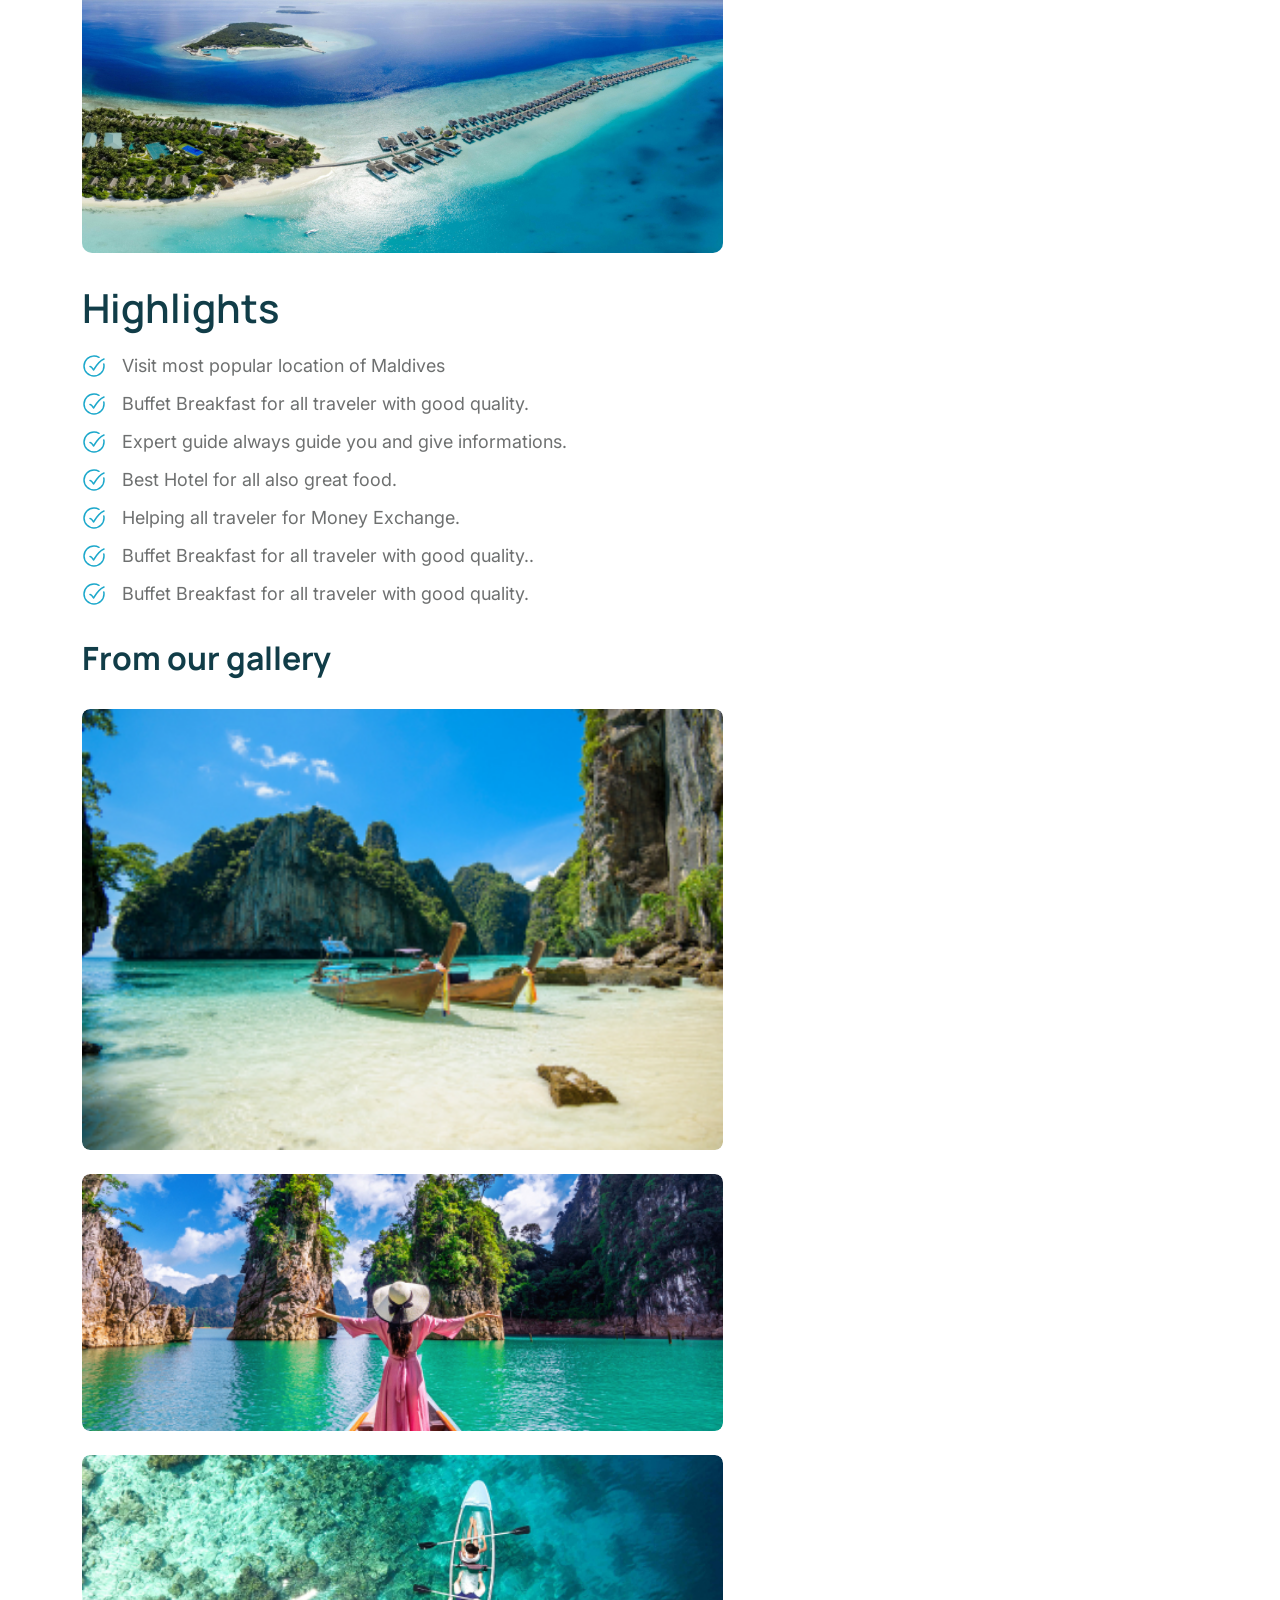
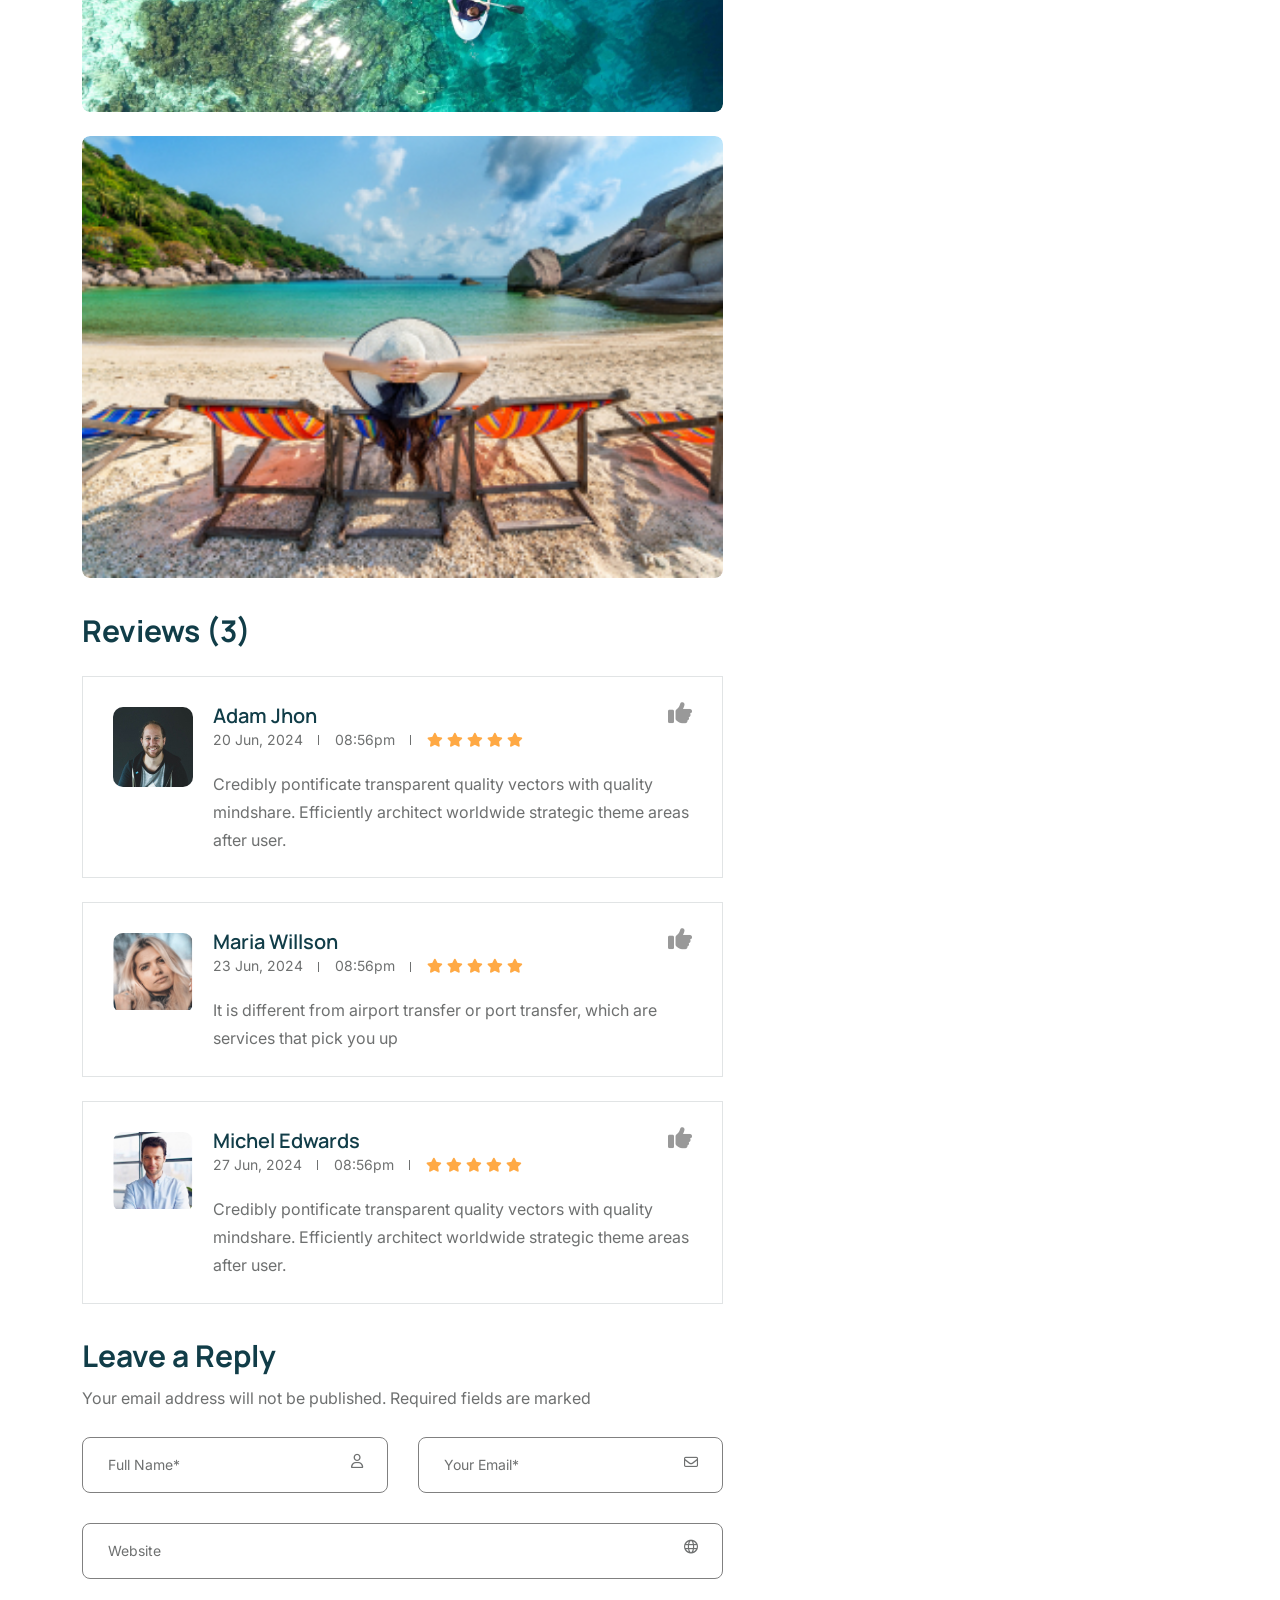
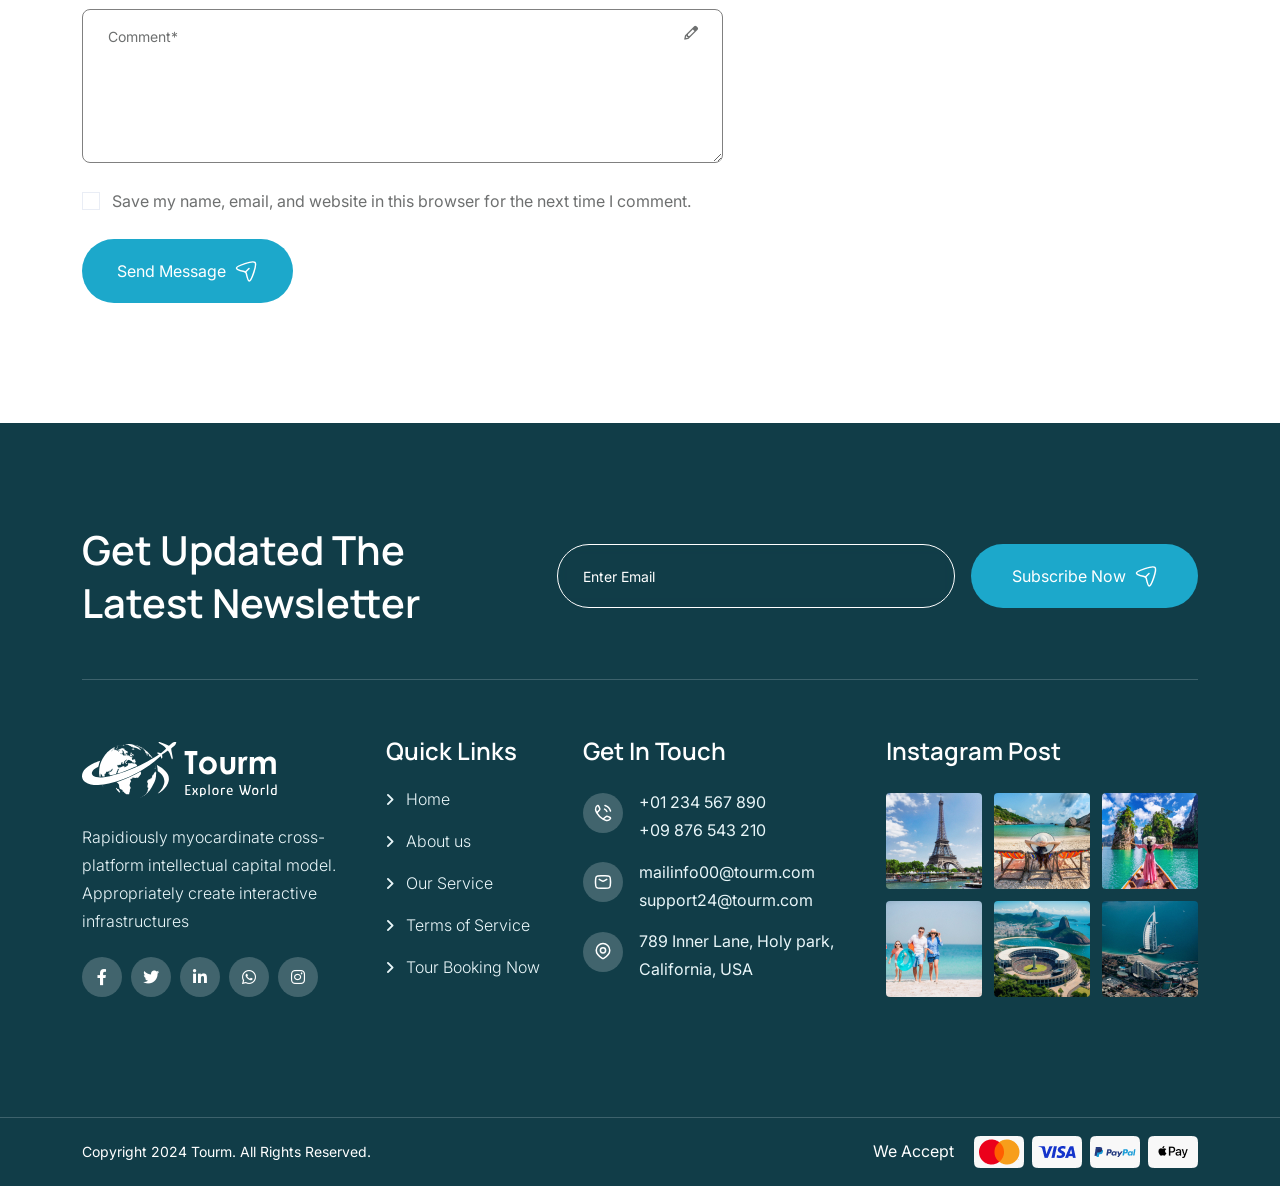
<file: developer-version/destination-details.html>
<!doctype html>
<html class="no-js" lang="zxx">

<head>
    <meta charset="utf-8">
    <meta http-equiv="x-ua-compatible" content="ie=edge">
    <title>Tourm - Travel & Tour Booking Agency HTML Template - Destination Maldives</title>
    <meta name="author" content="Tourm">
    <meta name="description" content="Tourm - Travel & Tour Booking Agency HTML Template ">
    <meta name="keywords" content="Tourm - Travel & Tour Booking Agency HTML Template ">
    <meta name="robots" content="INDEX,FOLLOW">

    <!-- Mobile Specific Metas -->
    <meta name="viewport" content="width=device-width, initial-scale=1, shrink-to-fit=no">

    <!-- Favicons - Place favicon.ico in the root directory -->
    <link rel="apple-touch-icon" sizes="57x57" href="assets/img/favicons/apple-icon-57x57.png">
    <link rel="apple-touch-icon" sizes="60x60" href="assets/img/favicons/apple-icon-60x60.png">
    <link rel="apple-touch-icon" sizes="72x72" href="assets/img/favicons/apple-icon-72x72.png">
    <link rel="apple-touch-icon" sizes="76x76" href="assets/img/favicons/apple-icon-76x76.png">
    <link rel="apple-touch-icon" sizes="114x114" href="assets/img/favicons/apple-icon-114x114.png">
    <link rel="apple-touch-icon" sizes="120x120" href="assets/img/favicons/apple-icon-120x120.png">
    <link rel="apple-touch-icon" sizes="144x144" href="assets/img/favicons/apple-icon-144x144.png">
    <link rel="apple-touch-icon" sizes="152x152" href="assets/img/favicons/apple-icon-152x152.png">
    <link rel="apple-touch-icon" sizes="180x180" href="assets/img/favicons/apple-icon-180x180.png">
    <link rel="icon" type="image/png" sizes="192x192" href="assets/img/favicons/android-icon-192x192.png">
    <link rel="icon" type="image/png" sizes="32x32" href="assets/img/favicons/favicon-32x32.png">
    <link rel="icon" type="image/png" sizes="96x96" href="assets/img/favicons/favicon-96x96.png">
    <link rel="icon" type="image/png" sizes="16x16" href="assets/img/favicons/favicon-16x16.png">
    <link rel="manifest" href="assets/img/favicons/manifest.json">
    <meta name="msapplication-TileColor" content="#ffffff">
    <meta name="msapplication-TileImage" content="assets/img/favicons/ms-icon-144x144.png">
    <meta name="theme-color" content="#ffffff">

    <!--==============================
	  Google Fonts
	============================== -->
    <link rel="preconnect" href="https://fonts.googleapis.com">
    <link rel="preconnect" href="https://fonts.gstatic.com" crossorigin>
    <link rel="preconnect" href="https://fonts.googleapis.com">
    <link rel="preconnect" href="https://fonts.gstatic.com" crossorigin>
    <link href="https://fonts.googleapis.com/css2?family=Inter:wght@100..900&family=Manrope:wght@200..800&family=Montez&display=swap" rel="stylesheet">

    <!--==============================
	    All CSS File
	============================== -->
    <!-- Bootstrap -->
    <link rel="stylesheet" href="assets/css/bootstrap.min.css">
    <!-- Fontawesome Icon -->
    <link rel="stylesheet" href="assets/css/fontawesome.min.css">
    <!-- Magnific Popup -->
    <link rel="stylesheet" href="assets/css/magnific-popup.min.css">

    <!-- Swiper css -->
    <link rel="stylesheet" href="assets/css/swiper-bundle.min.css">
    <!-- Theme Custom CSS -->
    <link rel="stylesheet" href="assets/css/style.css">

</head>

<body>

    <!--[if lte IE 9]>
    	<p class="browserupgrade">You are using an <strong>outdated</strong> browser. Please <a href="https://browsehappy.com/">upgrade your browser</a> to improve your experience and security.</p>
  	<![endif]-->


    <!--********************************
   		Code Start From Here 
	******************************** -->

    <div class="magic-cursor relative z-10">
        <div class="cursor"></div>
        <div class="cursor-follower"></div>
    </div>


    <!--==============================
     Preloader
  ==============================-->
    <div id="preloader" class="preloader ">
        <button class="th-btn preloaderCls">Cancel Preloader </button>
        <div class="preloader-inner">
            <img src="assets/img/logo3.svg" alt="">
        </div>

        <div id="loader" class="th-preloader">
            <div class="animation-preloader">
                <div class="txt-loading">
                    <span preloader-text="T" class="characters">T </span>

                    <span preloader-text="O" class="characters">O </span>

                    <span preloader-text="U" class="characters">U </span>

                    <span preloader-text="R" class="characters">R </span>

                    <span preloader-text="M" class="characters">M </span>
                </div>
            </div>
        </div>

    </div> <!--==============================
    Sidemenu
============================== -->
    <div class="sidemenu-wrapper sidemenu-info ">
        <div class="sidemenu-content">
            <button class="closeButton sideMenuCls"><i class="far fa-times"></i></button>
            <div class="widget  ">
                <div class="th-widget-about">
                    <div class="about-logo">
                        <a href="home-travel.html"><img src="assets/img/logo2.svg" alt="Tourm"></a>
                    </div>
                    <p class="about-text">Rapidiously myocardinate cross-platform intellectual capital model. Appropriately create interactive infrastructures</p>
                    <div class="th-social">
                        <a href="https://www.facebook.com/"><i class="fab fa-facebook-f"></i></a>
                        <a href="https://www.twitter.com/"><i class="fab fa-twitter"></i></a>
                        <a href="https://www.linkedin.com/"><i class="fab fa-linkedin-in"></i></a>
                        <a href="https://www.whatsapp.com/"><i class="fab fa-whatsapp"></i></a>
                    </div>
                </div>
            </div>
            <div class="widget  ">
                <h3 class="widget_title">Recent Posts</h3>
                <div class="recent-post-wrap">
                    <div class="recent-post">
                        <div class="media-img">
                            <a href="blog-details.html"><img src="assets/img/blog/recent-post-1-1.jpg" alt="Blog Image"></a>
                        </div>
                        <div class="media-body">
                            <div class="recent-post-meta">
                                <a href="blog.html"><i class="far fa-calendar"></i>24 Jun , 2024</a>
                            </div>
                            <h4 class="post-title"><a class="text-inherit" href="blog-details.html">Where Vision Meets Concrete
                                    Reality</a></h4>
                        </div>
                    </div>
                    <div class="recent-post">
                        <div class="media-img">
                            <a href="blog-details.html"><img src="assets/img/blog/recent-post-1-2.jpg" alt="Blog Image"></a>
                        </div>
                        <div class="media-body">
                            <div class="recent-post-meta">
                                <a href="blog.html"><i class="far fa-calendar"></i>22 Jun , 2024</a>
                            </div>
                            <h4 class="post-title"><a class="text-inherit" href="blog-details.html">Raising the Bar in Construction.</a></h4>
                        </div>
                    </div>
                </div>
            </div>
            <div class="widget  ">
                <h3 class="widget_title">Get In Touch</h3>
                <div class="th-widget-contact">
                    <div class="info-box_text">
                        <div class="icon">
                            <img src="assets/img/icon/phone.svg" alt="img">
                        </div>
                        <div class="details">
                            <p><a href="tel:+01234567890" class="info-box_link">+01 234 567 890</a></p>
                            <p><a href="tel:+09876543210" class="info-box_link">+09 876 543 210</a></p>
                        </div>
                    </div>
                    <div class="info-box_text">
                        <div class="icon">
                            <img src="assets/img/icon/envelope.svg" alt="img">
                        </div>
                        <div class="details">
                            <p><a href="mailto:mailinfo00@tourm.com" class="info-box_link">mailinfo00@tourm.com</a></p>
                            <p><a href="mailto:support24@tourm.com" class="info-box_link">support24@tourm.com</a></p>
                        </div>
                    </div>
                    <div class="info-box_text">
                        <div class="icon"><img src="assets/img/icon/location-dot.svg" alt="img"></div>
                        <div class="details">
                            <p>789 Inner Lane, Holy park, California, USA</p>
                        </div>
                    </div>
                </div>
            </div>
        </div>
    </div>
    <div class="popup-search-box">
        <button class="searchClose"><i class="fal fa-times"></i></button>
        <form action="#">
            <input type="text" placeholder="What are you looking for?">
            <button type="submit"><i class="fal fa-search"></i></button>
        </form>
    </div><!--==============================
    Mobile Menu
  ============================== -->
    <div class="th-menu-wrapper onepage-nav">
        <div class="th-menu-area text-center">
            <button class="th-menu-toggle"><i class="fal fa-times"></i></button>
            <div class="mobile-logo">
                <a href="home-travel.html"><img src="assets/img/logo2.svg" alt="Tourm"></a>
            </div>
            <div class="th-mobile-menu">
                <ul>
                    <li class="menu-item-has-children">
                        <a class="active" href="home-travel.html">Home</a>
                        <ul class="sub-menu">
                            <li><a href="home-travel.html">Home Travel</a></li>
                            <li><a href="home-tour.html">Home Tour</a></li>
                            <li><a href="home-agency.html">Home Agency</a></li>

                        </ul>
                    </li>
                    <li><a href="about.html">About Us</a></li>
                    <li class="menu-item-has-children">
                        <a href="#">Destination</a>
                        <ul class="sub-menu">
                            <li><a href="destination.html">Destination</a></li>
                            <li><a href="destination-details.html">Destination Details</a></li>
                        </ul>
                    </li>
                    <li class="menu-item-has-children">
                        <a href="#">Service</a>
                        <ul class="sub-menu">
                            <li><a href="service.html">Services</a></li>
                            <li><a href="service-details.html">Service Details</a></li>
                        </ul>
                    </li>
                    <li class="menu-item-has-children">
                        <a href="#">Activities</a>
                        <ul class="sub-menu">
                            <li><a href="activities.html">activities</a></li>
                            <li><a href="activities-details.html">activities Details</a></li>
                        </ul>
                    </li>
                    <li class="menu-item-has-children">
                        <a href="#">Pages</a>
                        <ul class="sub-menu">
                            <li class="menu-item-has-children">
                                <a href="#">Shop</a>
                                <ul class="sub-menu">
                                    <li><a href="shop.html">Shop</a></li>
                                    <li><a href="shop-details.html">Shop Details</a></li>
                                    <li><a href="cart.html">Cart Page</a></li>
                                    <li><a href="checkout.html">Checkout</a></li>
                                    <li><a href="wishlist.html">Wishlist</a></li>
                                </ul>
                            </li>

                            <li><a href="gallery.html">Gallery</a></li>
                            <li><a href="tour.html">Our Tour</a></li>
                            <li><a href="tour-details.html">Tour Details</a></li>
                            <li><a href="tour-guide.html">Tour Guider</a></li>
                            <li><a href="tour-guider-details.html">Tour Guider Details</a></li>
                            <li><a href="faq.html">Faq Page</a></li>
                            <li><a href="price.html">Price Package</a></li>
                            <li><a href="error.html">Error Page</a></li>
                        </ul>

                    </li>
                    <li class="menu-item-has-children">
                        <a href="#">Blog</a>
                        <ul class="sub-menu">
                            <li><a href="blog.html">Blog</a></li>
                            <li><a href="blog-details.html">Blog Details</a></li>
                        </ul>
                    </li>
                    <li>
                        <a href="contact.html">Contact us</a>
                    </li>
                </ul>
            </div>
        </div>
    </div><!--==============================
	Header Area
==============================-->
    <header class="th-header header-layout1">
        <div class="header-top">
            <div class="container th-container">
                <div class="row justify-content-center justify-content-xl-between align-items-center">
                    <div class="col-auto d-none d-md-block">
                        <div class="header-links">
                            <ul>
                                <li class="d-none d-xl-inline-block"><i class="fa-sharp fa-regular  fa-location-dot"></i>
                                    <span>45 New Eskaton Road, Austria</span>
                                </li>
                                <li class="d-none d-xl-inline-block"><i class="fa-regular fa-clock"></i>
                                    <span>Sun to Friday: 8.00 am - 7.00 pm</span>
                                </li>
                            </ul>
                        </div>
                    </div>
                    <div class="col-auto">
                        <div class="header-right">
                            <div class="currency-menu">
                                <img src="assets/img/icon/dollar.svg" alt="">
                                <select class="form-select nice-select">
                                    <option selected="">USD</option>
                                    <option>CNY</option>
                                    <option>EUR</option>
                                    <option>AUD</option>
                                </select>
                            </div>
                            <div class="header-links">
                                <ul>
                                    <li class="d-none d-md-inline-block"><a href="faq.html">FAQ</a></li>
                                    <li class="d-none d-md-inline-block"><a href="contact.html">Support</a></li>
                                    <li><a href="#login-form" class="popup-content">Sign In / Register<i class="fa-regular fa-user"></i></a>
                                    </li>
                                </ul>
                            </div>
                        </div>
                    </div>
                </div>
            </div>
        </div>
        <div class="sticky-wrapper">
            <!-- Main Menu Area -->
            <div class="menu-area">
                <div class="container th-container">
                    <div class="row align-items-center justify-content-between">
                        <div class="col-auto">
                            <div class="header-logo">
                                <a href="home-travel.html"><img src="assets/img/logo.svg" alt="Tourm"></a>
                            </div>
                        </div>
                        <div class="col-auto me-xl-auto">
                            <nav class="main-menu d-none d-xl-inline-block">
                                <ul>
                                    <li class="menu-item-has-children">
                                        <a class="active" href="home-travel.html">Home</a>
                                        <ul class="sub-menu">
                                            <li><a href="home-travel.html">Home Travel</a></li>
                                            <li><a href="home-tour.html">Home Tour</a></li>
                                            <li><a href="home-agency.html">Home Agency</a></li>

                                        </ul>
                                    </li>
                                    <li><a href="about.html">About Us</a></li>
                                    <li class="menu-item-has-children">
                                        <a href="#">Destination</a>
                                        <ul class="sub-menu">
                                            <li><a href="destination.html">Destination</a></li>
                                            <li><a href="destination-details.html">Destination Details</a></li>
                                        </ul>
                                    </li>
                                    <li class="menu-item-has-children">
                                        <a href="#">Service</a>
                                        <ul class="sub-menu">
                                            <li><a href="service.html">Services</a></li>
                                            <li><a href="service-details.html">Service Details</a></li>
                                        </ul>
                                    </li>
                                    <li class="menu-item-has-children">
                                        <a href="#">Activities</a>
                                        <ul class="sub-menu">
                                            <li><a href="activities.html">activities</a></li>
                                            <li><a href="activities-details.html">activities Details</a></li>
                                        </ul>
                                    </li>
                                    <li class="menu-item-has-children">
                                        <a href="#">Pages</a>
                                        <ul class="sub-menu">
                                            <li class="menu-item-has-children">
                                                <a href="#">Shop</a>
                                                <ul class="sub-menu">
                                                    <li><a href="shop.html">Shop</a></li>
                                                    <li><a href="shop-details.html">Shop Details</a></li>
                                                    <li><a href="cart.html">Cart Page</a></li>
                                                    <li><a href="checkout.html">Checkout</a></li>
                                                    <li><a href="wishlist.html">Wishlist</a></li>
                                                </ul>
                                            </li>

                                            <li><a href="gallery.html">Gallery</a></li>
                                            <li><a href="tour.html">Our Tour</a></li>
                                            <li><a href="tour-details.html">Tour Details</a></li>
                                            <li><a href="tour-guide.html">Tour Guider</a></li>
                                            <li><a href="tour-guider-details.html">Tour Guider Details</a></li>
                                            <li><a href="faq.html">Faq Page</a></li>
                                            <li><a href="price.html">Price Package</a></li>
                                            <li><a href="error.html">Error Page</a></li>
                                        </ul>

                                    </li>
                                    <li class="menu-item-has-children">
                                        <a href="#">Blog</a>
                                        <ul class="sub-menu">
                                            <li><a href="blog.html">Blog</a></li>
                                            <li><a href="blog-details.html">Blog Details</a></li>
                                        </ul>
                                    </li>
                                    <li>
                                        <a href="contact.html">Contact us</a>
                                    </li>
                                </ul>
                            </nav>
                            <button type="button" class="th-menu-toggle d-block d-xl-none"><i class="far fa-bars"></i></button>
                        </div>
                        <div class="col-auto d-none d-xl-block">
                            <div class="header-button">
                                <a href="contact.html" class="th-btn style3 th-icon">Book Now</a>

                            </div>
                        </div>
                    </div>
                </div>
                <div class="logo-bg" data-mask-src="assets/img/logo_bg_mask.png"></div>
            </div>
        </div>
    </header>
    <!--==============================
    Breadcumb
============================== -->
    <div class="breadcumb-wrapper " data-bg-src="assets/img/bg/breadcumb-bg.jpg">
        <div class="container">
            <div class="breadcumb-content">
                <h1 class="breadcumb-title">Destination Maldives</h1>
                <ul class="breadcumb-menu">
                    <li><a href="home-travel.html">Home</a></li>
                    <li>Destination Details</li>
                </ul>
            </div>
        </div>
    </div><!--==============================
tour Area
==============================-->
    <section class="space">
        <div class="container">
            <div class="row">
                <div class="col-xxl-8 col-lg-7">
                    <div class="page-single">
                        <div class="service-img"><img src="assets/img/destination/destination-details.jpg" alt=""></div>
                        <div class="page-content">
                            <div class="page-meta mt-50 mb-45">
                                <a class="page-tag" href="tour.html">Featured</a>
                                <span class="ratting"><i class="fa-sharp fa-solid fa-star"></i><span>4.8</span></span>
                            </div>
                            <h2 class="box-title">Explore the Beauty of Maldives and enjoy</h2>
                            <p class="blog-text mb-30">voluptatem accusantium doloremque laudantium, totam rem aperiam, eaque
                                ipsa quae ab illo inventore veritatis et quasi architecto beatae vitae dicta sunt explicabo.
                                Dolorem ipsum quia dolor sit amet, consectetur, adipisci velit, sed quia non numquam eius
                                modi tempora incidunt ut labore et dolore magnam aliquam quaerat voluptatem. Quis autem vel
                                eum iure reprehenderit qui in ea voluptate velit esse quam nihil molestiae consequatur, vel
                                illum qui dolorem eum fugiat quo voluptas nulla pariatur Quis autem vel eum iure
                                reprehenderit qui in ea voluptate velit esse quam nihil molestiae consequatur, vel illum qui
                                dolorem eum fugiat quo voluptas nulla pariatur</p>
                            <p class="blog-text mb-35"> ‍Whether you work from home or commute to a nearby office, the
                                energy-efficient features of your home contribute to a productive and eco-conscious workday.
                                Smart home systems allow you to monitor and control energy usage, ensuring that your
                                environmental impact remains minimal.</p>
                            <h2 class="box-title">Basic Information</h2>
                            <p class="blog-text mb-35">voluptatem accusantium doloremque laudantium, totam rem aperiam, eaque
                                ipsa quae ab illo inventore veritatis et quasi architecto beatae vitae dicta sunt explicabo.
                                Dolorem ipsum quia dolor sit amet, consectetur, adipisci.</p>
                            <div class="destination-checklist">
                                <div class="checklist style2">
                                    <ul>
                                        <li>Destination</li>
                                        <li>Visa Requirements</li>
                                        <li>Language</li>
                                        <li>Currency Used</li>
                                        <li>Area (km2)</li>
                                        <li>Destination</li>
                                        <li>Per Person</li>
                                    </ul>
                                </div>
                                <div class="checklist style2">
                                    <ul>
                                        <li>Netherlands</li>
                                        <li>On Arrival Visa</li>
                                        <li>English</li>
                                        <li>Euro</li>
                                        <li>25,859km2</li>
                                        <li>25 Tour Places</li>
                                        <li>$890.00</li>
                                    </ul>
                                </div>
                            </div>
                            <blockquote>
                                <p>Join your neighbors for an eco-friendly social gathering as the day comes to a
                                    conclusion. Savor refreshments made with sustainable ingredients and have discussions on
                                    sustainable life. By fostering a sense of community.</p>
                                <cite>Michel Clarck</cite>
                            </blockquote>
                            <p class="blog-text mb-35">Dinning: Prepare a dinner using fresh ingredients from your own garden
                                or the local CSA program. The energy-efficient appliances in your kitchen make cooking a
                                breeze while minimizing your overall energy consumption. Share a meal with neighbors, The
                                quiet night offers a peaceful ambiance, reinforcing the community's commitment to a
                                sustainable, low-impact lifestyle.</p>
                            <p class="blog-text mb-35">
                                Living sustainably at Realar Residence is more than a choice; it's an immersive experience
                                that shapes every moment of your day. From the moment you wake up in your solar-powered home
                                to the evening gatherings with like-minded neighbors</p>
                            <h3 class="">The sustainable traveller These 6 hotels epitomise ethical luxury</h3>
                            <p class="mb-35"> ‍Whether you work from home or commute to a nearby office, the energy-efficient features of your home contribute to a productive and eco-conscious workday. Smart home systems allow you to monitor and control energy usage, ensuring that your environmental impact remains minimal.</p>
                            <div class="service-inner-img mb-40"><img src="assets/img/destination/destination-inner-1.jpg" alt=""></div>
                            <h2 class="box-title">Highlights</h2>
                            <div class="checklist">
                                <ul>
                                    <li>Visit most popular location of Maldives</li>
                                    <li>Buffet Breakfast for all traveler with good quality.</li>
                                    <li>Expert guide always guide you and give informations.</li>
                                    <li>Best Hotel for all also great food.</li>
                                    <li>Helping all traveler for Money Exchange.</li>
                                    <li>Buffet Breakfast for all traveler with good quality..</li>
                                    <li>Buffet Breakfast for all traveler with good quality.</li>
                                </ul>
                            </div>
                        </div>
                        <div class="destination-gallery-wrapper">
                            <h3 class="page-title mt-30 mb-30">From our gallery</h3>
                            <div class="row gy-4 gallery-row filter-active">
                                <div class="col-xxl-auto filter-item">
                                    <div class="gallery-box style3">
                                        <div class="gallery-img global-img">
                                            <img src="assets/img/gallery/gallery_6_1.jpg" alt="gallery image">
                                            <a href="assets/img/gallery/gallery_6_1.jpg" class="icon-btn popup-image"><i class="fal fa-magnifying-glass-plus"></i></a>
                                        </div>
                                    </div>
                                </div>
                                <div class="col-xxl-auto filter-item">
                                    <div class="gallery-box style3">
                                        <div class="gallery-img global-img">
                                            <img src="assets/img/gallery/gallery_6_2.jpg" alt="gallery image">
                                            <a href="assets/img/gallery/gallery_6_2.jpg" class="icon-btn popup-image"><i class="fal fa-magnifying-glass-plus"></i></a>
                                        </div>
                                    </div>
                                </div>
                                <div class="col-xxl-auto filter-item">
                                    <div class="gallery-box style3">
                                        <div class="gallery-img global-img">
                                            <img src="assets/img/gallery/gallery_6_3.jpg" alt="gallery image">
                                            <a href="assets/img/gallery/gallery_6_3.jpg" class="icon-btn popup-image"><i class="fal fa-magnifying-glass-plus"></i></a>
                                        </div>
                                    </div>
                                </div>
                                <div class="col-xxl-auto filter-item">
                                    <div class="gallery-box style3">
                                        <div class="gallery-img global-img">
                                            <img src="assets/img/gallery/gallery_6_4.jpg" alt="gallery image">
                                            <a href="assets/img/gallery/gallery_6_4.jpg" class="icon-btn popup-image"><i class="fal fa-magnifying-glass-plus"></i></a>
                                        </div>
                                    </div>
                                </div>
                            </div>
                        </div>
                        <div class="th-comments-wrap style2 ">
                            <h2 class="blog-inner-title h4">Reviews (3)</h2>
                            <ul class="comment-list">
                                <li class="th-comment-item">
                                    <div class="th-post-comment">
                                        <div class="comment-avater">
                                            <img src="assets/img/blog/comment-author-1.jpg" alt="Comment Author">
                                        </div>
                                        <div class="comment-content">
                                            <h3 class="name">Adam Jhon</h3>
                                            <div class="commented-wrapp">
                                                <span class="commented-on">20 Jun, 2024</span>
                                                <span class="commented-time">08:56pm </span>
                                                <span class="comment-review">
                                                    <i class="fa-solid fa-star"></i>
                                                    <i class="fa-solid fa-star"></i>
                                                    <i class="fa-solid fa-star"></i>
                                                    <i class="fa-solid fa-star"></i>
                                                    <i class="fa-solid fa-star"></i>
                                                </span>
                                            </div>
                                            <p class="text">Credibly pontificate transparent quality vectors with quality mindshare. Efficiently
                                                architect worldwide strategic theme areas after user.</p>
                                            <div class="reply_and_edit">
                                                <i class="fa-solid fa-thumbs-up"></i>
                                            </div>
                                        </div>
                                    </div>
                                    <ul class="children">
                                        <li class="th-comment-item">
                                            <div class="th-post-comment">
                                                <div class="comment-avater">
                                                    <img src="assets/img/blog/comment-author-4.jpg" alt="Comment Author">
                                                </div>
                                                <div class="comment-content">
                                                    <div class="">
                                                        <h3 class="name">Maria Willson</h3>
                                                        <div class="commented-wrapp">
                                                            <span class="commented-on">23 Jun, 2024</span>
                                                            <span class="commented-time">08:56pm </span>
                                                            <span class="comment-review">
                                                                <i class="fa-solid fa-star"></i>
                                                                <i class="fa-solid fa-star"></i>
                                                                <i class="fa-solid fa-star"></i>
                                                                <i class="fa-solid fa-star"></i>
                                                                <i class="fa-solid fa-star"></i>
                                                            </span>
                                                        </div>
                                                    </div>
                                                    <p class="text">It is different from airport transfer or port transfer, which are services
                                                        that pick you up</p>
                                                    <div class="reply_and_edit">
                                                        <i class="fa-solid fa-thumbs-up"></i>
                                                    </div>
                                                </div>
                                            </div>
                                        </li>
                                    </ul>
                                </li>
                                <li class="th-comment-item">
                                    <div class="th-post-comment">
                                        <div class="comment-avater">
                                            <img src="assets/img/blog/comment-author-5.jpg" alt="Comment Author">
                                        </div>
                                        <div class="comment-content">
                                            <div class="">
                                                <h3 class="name">Michel Edwards</h3>
                                                <div class="commented-wrapp">
                                                    <span class="commented-on">27 Jun, 2024</span>
                                                    <span class="commented-time">08:56pm </span>
                                                    <span class="comment-review">
                                                        <i class="fa-solid fa-star"></i>
                                                        <i class="fa-solid fa-star"></i>
                                                        <i class="fa-solid fa-star"></i>
                                                        <i class="fa-solid fa-star"></i>
                                                        <i class="fa-solid fa-star"></i>
                                                    </span>
                                                </div>
                                            </div>
                                            <p class="text">Credibly pontificate transparent quality vectors with quality mindshare. Efficiently
                                                architect worldwide strategic theme areas after user.</p>
                                            <div class="reply_and_edit">
                                                <i class="fa-solid fa-thumbs-up"></i>
                                            </div>
                                        </div>
                                    </div>
                                </li>
                            </ul>
                        </div> <!-- Comment end --> <!-- Comment Form -->
                        <div class="th-comment-form ">
                            <div class="row">
                                <h3 class="blog-inner-title h4 mb-2">Leave a Reply</h3>
                                <p class="mb-25">Your email address will not be published. Required fields are marked</p>
                                <div class="col-md-6 form-group">
                                    <input type="text" placeholder="Full Name*" class="form-control" required>
                                    <i class="far fa-user"></i>
                                </div>
                                <div class="col-md-6 form-group">
                                    <input type="text" placeholder="Your Email*" class="form-control" required>
                                    <i class="far fa-envelope"></i>
                                </div>
                                <div class="col-12 form-group">
                                    <input type="text" placeholder="Website" class="form-control" required>
                                    <i class="far fa-globe"></i>
                                </div>
                                <div class="col-12 form-group">
                                    <textarea placeholder="Comment*" class="form-control"></textarea>
                                    <i class="far fa-pencil"></i>
                                </div>
                                <div class="col-12 form-group">
                                    <input type="checkbox" id="html">
                                    <label for="html">Save my name, email, and website in this browser for the next time I
                                        comment.</label>
                                </div>
                                <div class="col-12 form-group mb-0">
                                    <button class="th-btn">Send Message<img src="assets/img/icon/plane2.svg" alt=""></button>
                                </div>
                            </div>
                        </div>
                    </div>
                </div>
                <div class="col-xxl-4 col-lg-5">
                    <aside class="sidebar-area style3">
                        <div class="widget widget_search  ">
                            <form class="search-form">
                                <input type="text" placeholder="Search">
                                <button type="submit"><i class="far fa-search"></i></button>
                            </form>
                        </div>
                        <div class="widget widget_categories  ">
                            <h3 class="widget_title">Categories</h3>
                            <ul>
                                <li>
                                    <a href="blog.html"><img src="assets/img/theme-img/map.svg" alt="">City Tour</a>
                                    <span>(8)</span>
                                </li>
                                <li>
                                    <a href="blog.html"><img src="assets/img/theme-img/map.svg" alt="">Beach Tours</a>
                                    <span>(6)</span>
                                </li>
                                <li>
                                    <a href="blog.html"><img src="assets/img/theme-img/map.svg" alt="">Wildlife Tours</a>
                                    <span>(2)</span>
                                </li>
                                <li>
                                    <a href="blog.html"><img src="assets/img/theme-img/map.svg" alt="">News & Tips</a>
                                    <span>(7)</span>
                                </li>
                                <li>
                                    <a href="blog.html"><img src="assets/img/theme-img/map.svg" alt="">Adventure Tours</a>
                                    <span>(9)</span>
                                </li>
                                <li>
                                    <a href="blog.html"><img src="assets/img/theme-img/map.svg" alt="">Mountain Tours</a>
                                    <span>(10)</span>
                                </li>
                            </ul>
                        </div>
                        <div class="widget  ">
                            <h3 class="widget_title">Recent Posts</h3>
                            <div class="recent-post-wrap">
                                <div class="recent-post">
                                    <div class="media-img">
                                        <a href="blog-details.html"><img src="assets/img/blog/recent-post-1-1.jpg" alt="Blog Image"></a>
                                    </div>
                                    <div class="media-body">
                                        <h4 class="post-title"><a class="text-inherit" href="blog-details.html">Exploring The Green Spaces Of the island maldives</a></h4>
                                        <div class="recent-post-meta">
                                            <a href="blog.html"><i class="fa-regular fa-calendar"></i>22/6/ 2024</a>
                                        </div>
                                    </div>
                                </div>
                                <div class="recent-post">
                                    <div class="media-img">
                                        <a href="blog-details.html"><img src="assets/img/blog/recent-post-1-2.jpg" alt="Blog Image"></a>
                                    </div>
                                    <div class="media-body">
                                        <h4 class="post-title"><a class="text-inherit" href="blog-details.html">Harmony With Nature Of Belgium Tour and travle</a></h4>
                                        <div class="recent-post-meta">
                                            <a href="blog.html"><i class="fa-regular fa-calendar"></i>25/6/ 2024</a>
                                        </div>

                                    </div>
                                </div>
                                <div class="recent-post">
                                    <div class="media-img">
                                        <a href="blog-details.html"><img src="assets/img/blog/recent-post-1-3.jpg" alt="Blog Image"></a>
                                    </div>
                                    <div class="media-body">
                                        <h4 class="post-title"><a class="text-inherit" href="blog-details.html">Exploring The Green Spaces Of Realar Residence</a></h4>
                                        <div class="recent-post-meta">
                                            <a href="blog.html"><i class="fa-regular fa-calendar"></i>27/6/ 2024</a>
                                        </div>
                                    </div>
                                </div>
                            </div>
                        </div>
                        <div class="widget widget_tag_cloud  ">
                            <h3 class="widget_title">Popular Tags</h3>
                            <div class="tagcloud">
                                <a href="blog.html">Tour</a>
                                <a href="blog.html">Adventure</a>
                                <a href="blog.html">Rent</a>
                                <a href="blog.html">Innovate</a>
                                <a href="blog.html">Hotel</a>
                                <a href="blog.html">Modern</a>
                                <a href="blog.html">Luxury</a>
                                <a href="blog.html">Travel</a>
                            </div>
                        </div>
                        <div class="widget widget_offer  " data-bg-src="assets/img/bg/widget_bg_1.jpg">
                            <div class="offer-banner">
                                <div class="offer">
                                    <h6 class="box-title">Need Help? We Are Here To Help You</h6>
                                    <div class="banner-logo">
                                        <img src="assets/img/logo2.svg" alt="Tourm">
                                    </div>
                                    <div class="offer">
                                        <h6 class="offer-title">You Get Online support</h6>
                                        <a class="offter-num" href="+256214203215">+256 214 203 215</a>
                                    </div>
                                    <a href="contact.html" class="th-btn style2 th-icon">Read More</a>
                                </div>
                            </div>
                        </div>
                    </aside>
                </div>

            </div>
        </div>
        <div class="shape-mockup shape1 d-none d-xxl-block" data-bottom="35%" data-right="12%">
            <img src="assets/img/shape/shape_1.png" alt="shape">
        </div>
        <div class="shape-mockup shape2 d-none d-xl-block" data-bottom="31%" data-right="8%">
            <img src="assets/img/shape/shape_2.png" alt="shape">
        </div>
        <div class="shape-mockup shape3 d-none d-xxl-block" data-bottom="33%" data-right="5%">
            <img src="assets/img/shape/shape_3.png" alt="shape">
        </div>
    </section><!--==============================
	Footer Area
==============================-->
    <footer class="footer-wrapper bg-title footer-layout2">
        <div class="widget-area">
            <div class="container">
                <div class="newsletter-area">
                    <div class="newsletter-top">
                        <div class="row gy-4 align-items-center">
                            <div class="col-lg-5">
                                <h2 class="newsletter-title text-white text-capitalize mb-0">get updated the latest
                                    newsletter</h2>
                            </div>
                            <div class="col-lg-7">
                                <form class="newsletter-form style2">
                                    <input class="form-control " type="email" placeholder="Enter Email" required="">
                                    <button type="submit" class="th-btn style1">Subscribe Now <img src="assets/img/icon/plane2.svg" alt=""></button>
                                </form>
                            </div>
                        </div>
                    </div>
                </div>
                <div class="row justify-content-between">
                    <div class="col-md-6 col-xl-3">
                        <div class="widget footer-widget">
                            <div class="th-widget-about">
                                <div class="about-logo">
                                    <a href="home-travel.html"><img src="assets/img/logo-white.svg" alt="Tourm"></a>
                                </div>
                                <p class="about-text">Rapidiously myocardinate cross-platform intellectual capital model. Appropriately create interactive infrastructures</p>
                                <div class="th-social">
                                    <a href="https://www.facebook.com/"><i class="fab fa-facebook-f"></i></a>
                                    <a href="https://www.twitter.com/"><i class="fab fa-twitter"></i></a>
                                    <a href="https://www.linkedin.com/"><i class="fab fa-linkedin-in"></i></a>
                                    <a href="https://www.whatsapp.com/"><i class="fab fa-whatsapp"></i></a>
                                    <a href="https://instagram.com/"><i class="fab fa-instagram"></i></a>
                                </div>
                            </div>
                        </div>
                    </div>
                    <div class="col-md-6 col-xl-auto">
                        <div class="widget widget_nav_menu footer-widget">
                            <h3 class="widget_title">Quick Links</h3>
                            <div class="menu-all-pages-container">
                                <ul class="menu">

                                    <li><a href="index.html">Home</a></li>
                                    <li><a href="about.html">About us</a></li>
                                    <li><a href="service.html">Our Service</a></li>
                                    <li><a href="contact.html">Terms of Service</a></li>
                                    <li><a href="contact.html">Tour Booking Now</a></li>
                                </ul>
                            </div>
                        </div>
                    </div>
                    <div class="col-md-6 col-xl-auto">
                        <div class="widget footer-widget">
                            <h3 class="widget_title">Get In Touch</h3>
                            <div class="th-widget-contact">
                                <div class="info-box_text">
                                    <div class="icon">
                                        <img src="assets/img/icon/phone.svg" alt="img">
                                    </div>
                                    <div class="details">
                                        <p><a href="tel:+01234567890" class="info-box_link">+01 234 567 890</a></p>
                                        <p><a href="tel:+09876543210" class="info-box_link">+09 876 543 210</a></p>
                                    </div>
                                </div>
                                <div class="info-box_text">
                                    <div class="icon">
                                        <img src="assets/img/icon/envelope.svg" alt="img">
                                    </div>
                                    <div class="details">
                                        <p><a href="mailto:mailinfo00@tourm.com" class="info-box_link">mailinfo00@tourm.com</a></p>
                                        <p><a href="mailto:support24@tourm.com" class="info-box_link">support24@tourm.com</a></p>
                                    </div>
                                </div>
                                <div class="info-box_text">
                                    <div class="icon"><img src="assets/img/icon/location-dot.svg" alt="img"></div>
                                    <div class="details">
                                        <p>789 Inner Lane, Holy park, California, USA</p>
                                    </div>
                                </div>
                            </div>
                        </div>
                    </div>
                    <div class="col-md-6 col-xl-auto">
                        <div class="widget footer-widget">
                            <h3 class="widget_title">Instagram Post</h3>
                            <div class="sidebar-gallery">
                                <div class="gallery-thumb">
                                    <img src="assets/img/widget/gallery_1_1.jpg" alt="Gallery Image">
                                    <a target="_blank" href="https://www.instagram.com/" class="gallery-btn"><i class="fab fa-instagram"></i></a>
                                </div>
                                <div class="gallery-thumb">
                                    <img src="assets/img/widget/gallery_1_2.jpg" alt="Gallery Image">
                                    <a target="_blank" href="https://www.instagram.com/" class="gallery-btn"><i class="fab fa-instagram"></i></a>
                                </div>
                                <div class="gallery-thumb">
                                    <img src="assets/img/widget/gallery_1_3.jpg" alt="Gallery Image">
                                    <a target="_blank" href="https://www.instagram.com/" class="gallery-btn"><i class="fab fa-instagram"></i></a>
                                </div>
                                <div class="gallery-thumb">
                                    <img src="assets/img/widget/gallery_1_4.jpg" alt="Gallery Image">
                                    <a target="_blank" href="https://www.instagram.com/" class="gallery-btn"><i class="fab fa-instagram"></i></a>
                                </div>
                                <div class="gallery-thumb">
                                    <img src="assets/img/widget/gallery_1_5.jpg" alt="Gallery Image">
                                    <a target="_blank" href="https://www.instagram.com/" class="gallery-btn"><i class="fab fa-instagram"></i></a>
                                </div>
                                <div class="gallery-thumb">
                                    <img src="assets/img/widget/gallery_1_6.jpg" alt="Gallery Image">
                                    <a target="_blank" href="https://www.instagram.com/" class="gallery-btn"><i class="fab fa-instagram"></i></a>
                                </div>
                            </div>
                        </div>
                    </div>
                </div>
            </div>
        </div>
        <div class="copyright-wrap">
            <div class="container">
                <div class="row justify-content-between align-items-center">
                    <div class="col-md-6">
                        <p class="copyright-text">Copyright 2024 <a href="home-travel.html">Tourm</a>. All Rights Reserved.</p>
                    </div>
                    <div class="col-md-6 text-end d-none d-md-block">
                        <div class="footer-card">
                            <span class="title">We Accept</span>
                            <img src="assets/img/shape/cards.png" alt="">
                        </div>
                    </div>
                </div>

            </div>
        </div>
        <div class="shape-mockup movingX d-none d-xxl-block" data-top="24%" data-left="5%">
            <img src="assets/img/shape/shape_8.png" alt="shape">
        </div>
    </footer>

    <!--********************************
			Code End  Here 
	******************************** -->

    <!-- Scroll To Top -->
    <div class="scroll-top">
        <svg class="progress-circle svg-content" width="100%" height="100%" viewBox="-1 -1 102 102">
            <path d="M50,1 a49,49 0 0,1 0,98 a49,49 0 0,1 0,-98" style="transition: stroke-dashoffset 10ms linear 0s; stroke-dasharray: 307.919, 307.919; stroke-dashoffset: 307.919;">
            </path>
        </svg>
    </div>
    <!--==============================
modal Area  
==============================-->
    <div id="login-form" class="popup-login-register mfp-hide">
        <ul class="nav" id="pills-tab" role="tablist">
            <li class="nav-item" role="presentation">
                <button class="nav-menu" id="pills-home-tab" data-bs-toggle="pill" data-bs-target="#pills-home" type="button" role="tab" aria-controls="pills-home" aria-selected="false">Login</button>
            </li>
            <li class="nav-item" role="presentation">
                <button class="nav-menu active" id="pills-profile-tab" data-bs-toggle="pill" data-bs-target="#pills-profile" type="button" role="tab" aria-controls="pills-profile" aria-selected="true">Register</button>
            </li>
        </ul>
        <div class="tab-content" id="pills-tabContent">
            <div class="tab-pane fade" id="pills-home" role="tabpanel" aria-labelledby="pills-home-tab">
                <h3 class="box-title mb-30">Sign in to your account</h3>
                <div class="th-login-form">
                    <form action="mail.php" method="POST" class="login-form ajax-contact">
                        <div class="row">
                            <div class="form-group col-12">
                                <label>Username or email</label>
                                <input type="text" class="form-control" name="email" id="email" required="required">
                            </div>
                            <div class="form-group col-12">
                                <label>Password</label>
                                <input type="password" class="form-control" name="pasword" id="pasword" required="required">
                            </div>

                            <div class="form-btn mb-20 col-12">
                                <button class="th-btn btn-fw th-radius2 ">Send Message</button>
                            </div>
                        </div>
                        <div id="forgot_url">
                            <a href="my-account.html">Forgot password?</a>
                        </div>
                        <p class="form-messages mb-0 mt-3"></p>
                    </form>
                </div>
            </div>
            <div class="tab-pane fade active show" id="pills-profile" role="tabpanel" aria-labelledby="pills-profile-tab">
                <h3 class="th-form-title mb-30">Sign in to your account</h3>
                <form action="mail.php" method="POST" class="login-form ajax-contact">
                    <div class="row">
                        <div class="form-group col-12">
                            <label>Username*</label>
                            <input type="text" class="form-control" name="usename" id="usename" required="required">
                        </div>
                        <div class="form-group col-12">
                            <label>First name*</label>
                            <input type="text" class="form-control" name="firstname" id="firstname" required="required">
                        </div>
                        <div class="form-group col-12">
                            <label>Last name*</label>
                            <input type="text" class="form-control" name="lastname" id="lastname" required="required">
                        </div>
                        <div class="form-group col-12">
                            <label for="new_email">Your email*</label>
                            <input type="text" class="form-control" name="new_email" id="new_email" required="required">
                        </div>
                        <div class="form-group col-12">
                            <label for="new_email_confirm">Confirm email*</label>
                            <input type="text" class="form-control" name="new_email_confirm" id="new_email_confirm" required="required">
                        </div>
                        <div class="statement">
                            <span class="register-notes">A password will be emailed to you.</span>
                        </div>

                        <div class="form-btn mt-20 col-12">
                            <button class="th-btn btn-fw th-radius2 ">Sign up</button>
                        </div>
                    </div>
                    <p class="form-messages mb-0 mt-3"></p>
                </form>
            </div>
        </div>
    </div>

    <!--==============================
    All Js File
============================== -->
    <!-- Jquery -->
    <!-- Jquery -->
    <script src="assets/js/vendor/jquery-3.6.0.min.js"></script>
    <!-- Swiper Js -->
    <script src="assets/js/swiper-bundle.min.js"></script>
    <!-- Bootstrap -->
    <script src="assets/js/bootstrap.min.js"></script>
    <!-- Magnific Popup -->
    <script src="assets/js/jquery.magnific-popup.min.js"></script>
    <!-- Counter Up -->
    <script src="assets/js/jquery.counterup.min.js"></script>
    <!-- Range Slider -->
    <script src="assets/js/jquery-ui.min.js"></script>
    <!-- imagesloaded -->
    <script src="assets/js/imagesloaded.pkgd.min.js"></script>
    <!-- isotope -->
    <script src="assets/js/isotope.pkgd.min.js"></script>
    <!-- gsap -->
    <script src="assets/js/gsap.min.js"></script>

    <!-- circle-progress -->
    <script src="assets/js/circle-progress.js"></script>

    <script src="assets/js/matter.min.js"></script>
    <script src="assets/js/matterjs-custom.js"></script>


    <!-- nice select -->
    <script src="assets/js/nice-select.min.js"></script>




    <!-- Main Js File -->
    <script src="assets/js/main.js"></script>
</body>

</html>
</file>
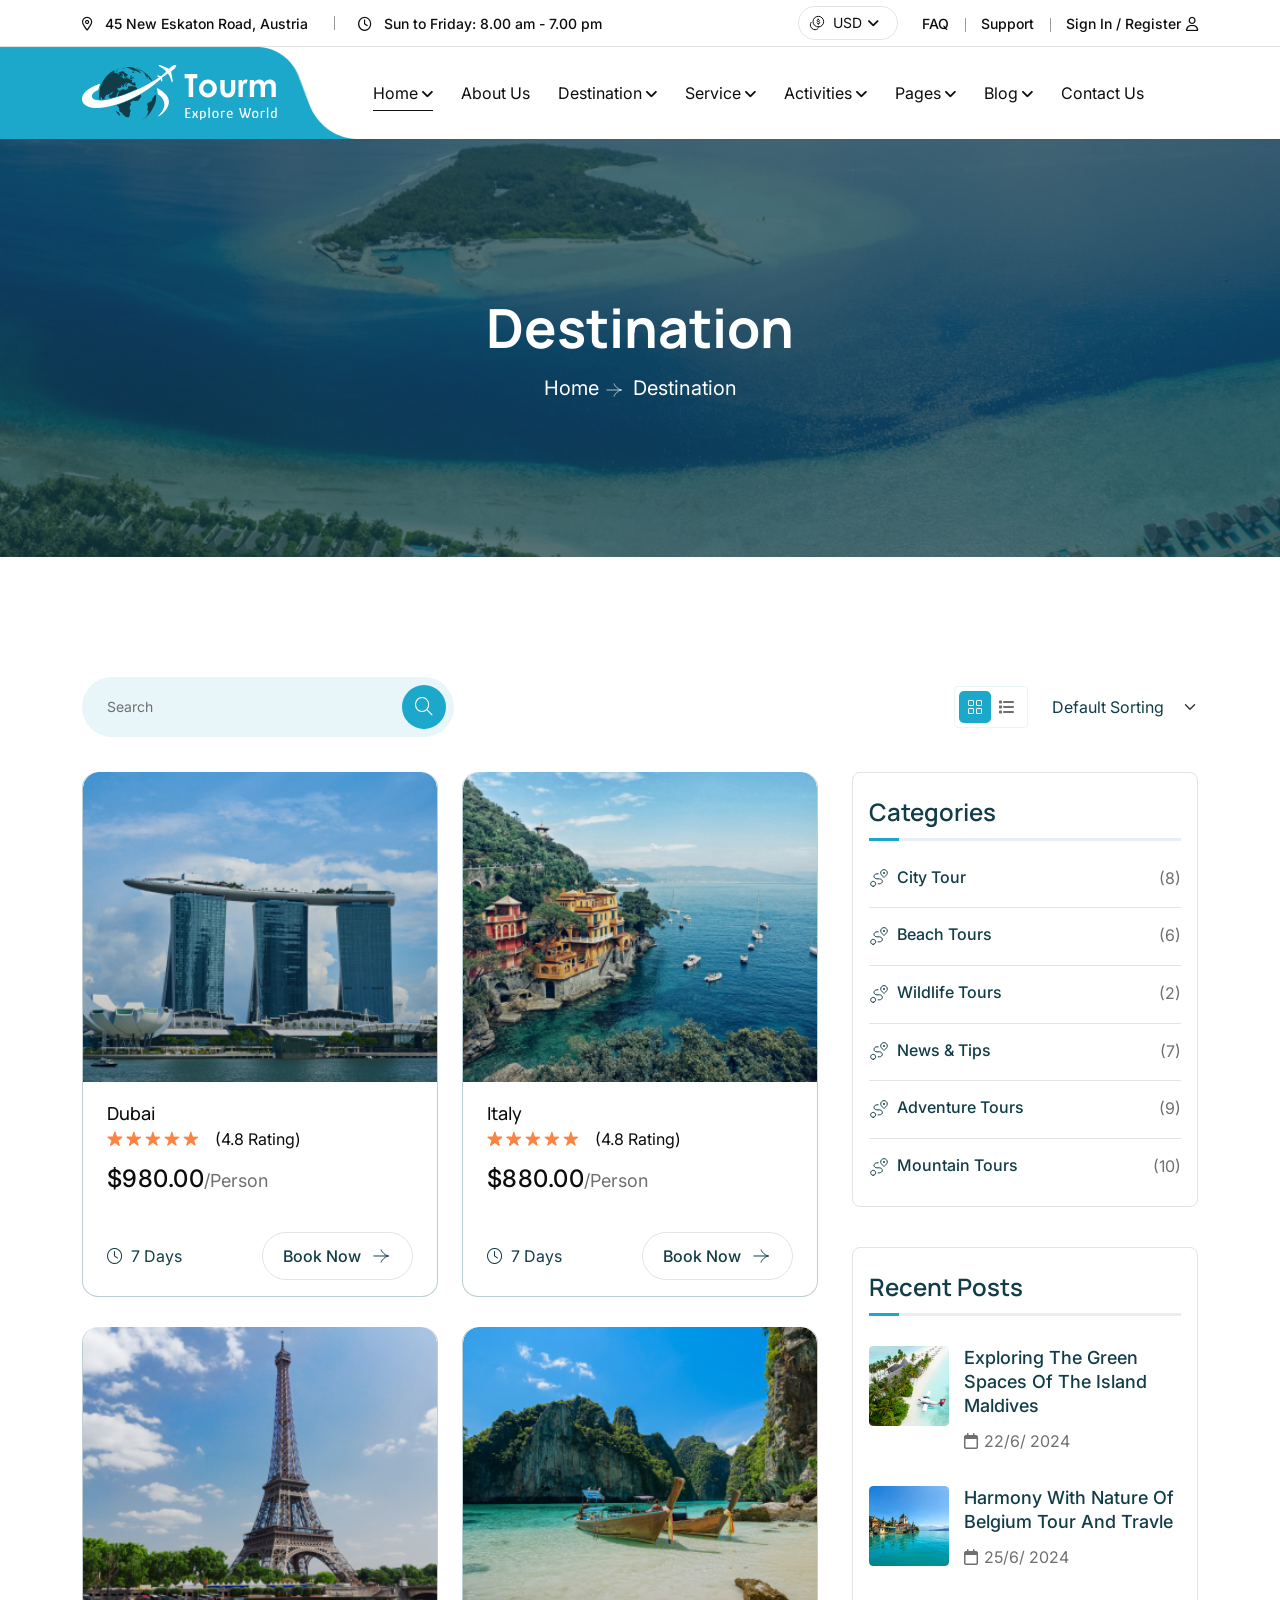
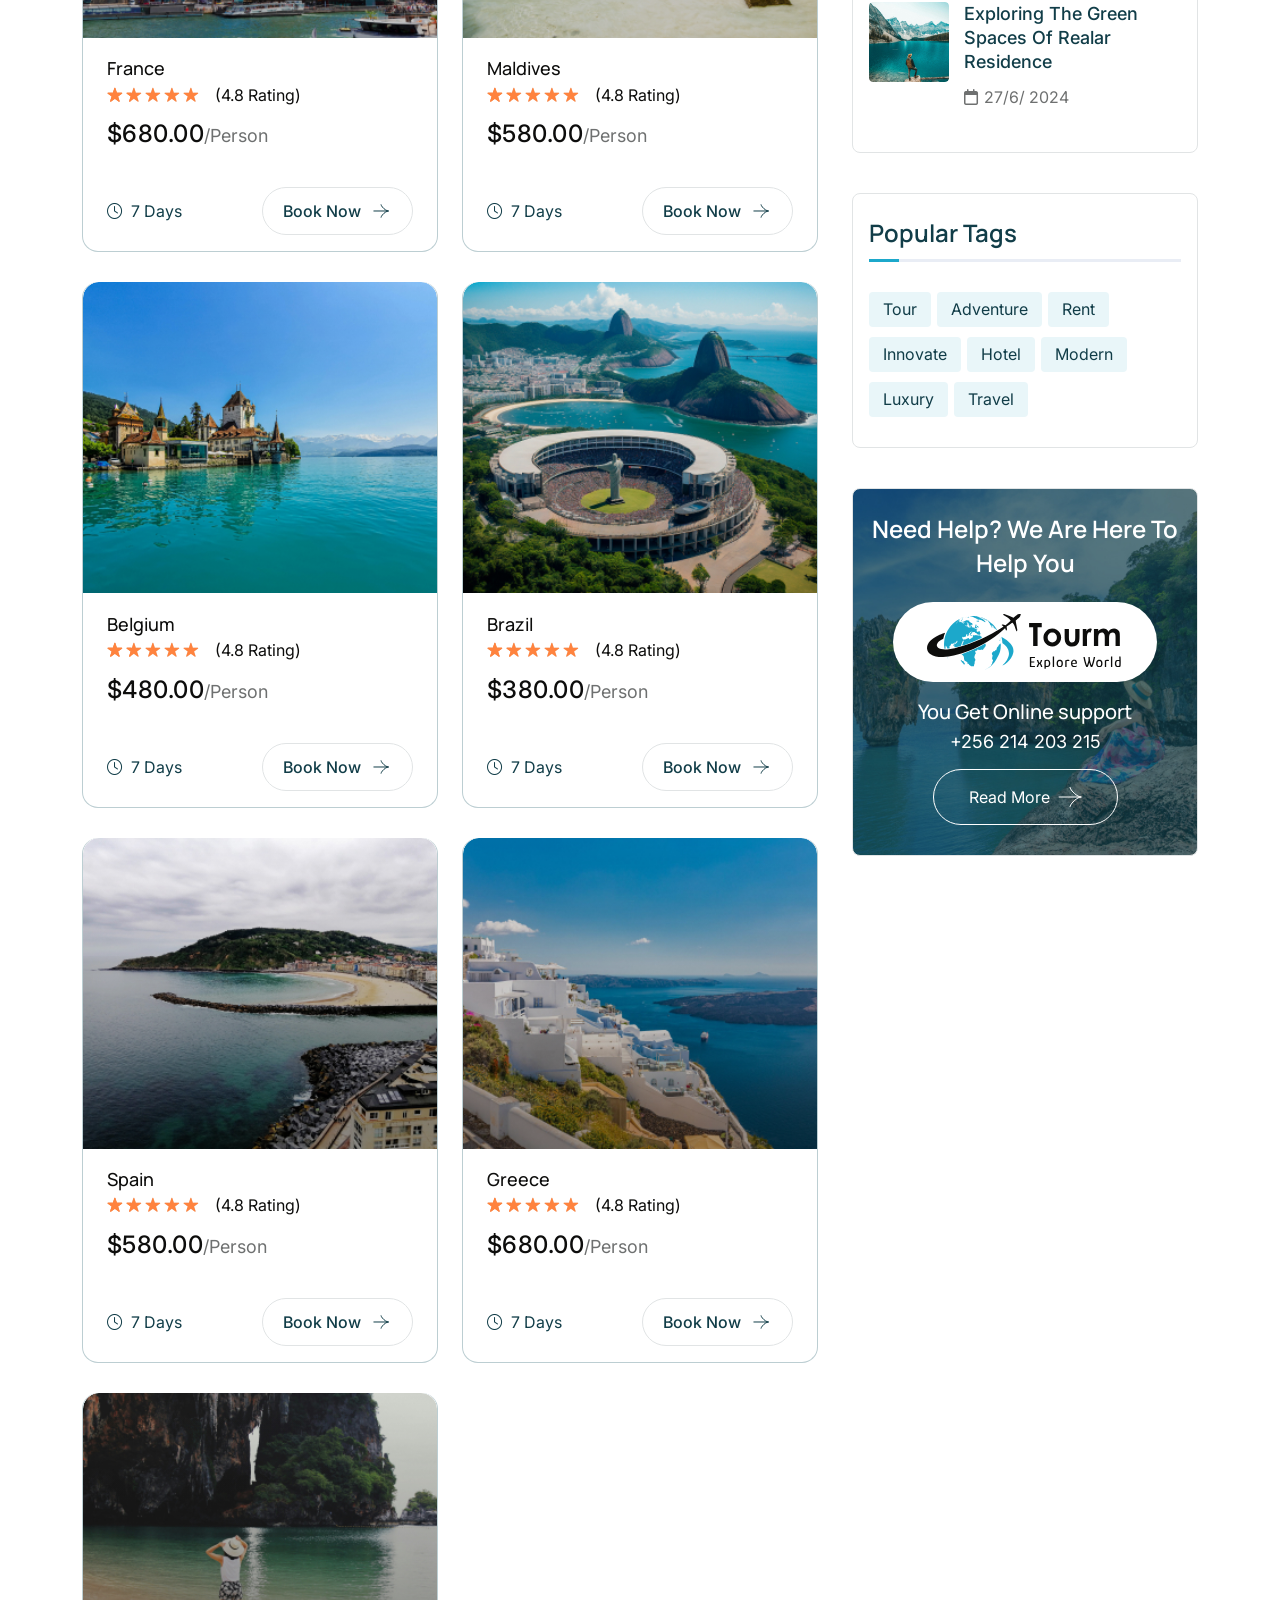
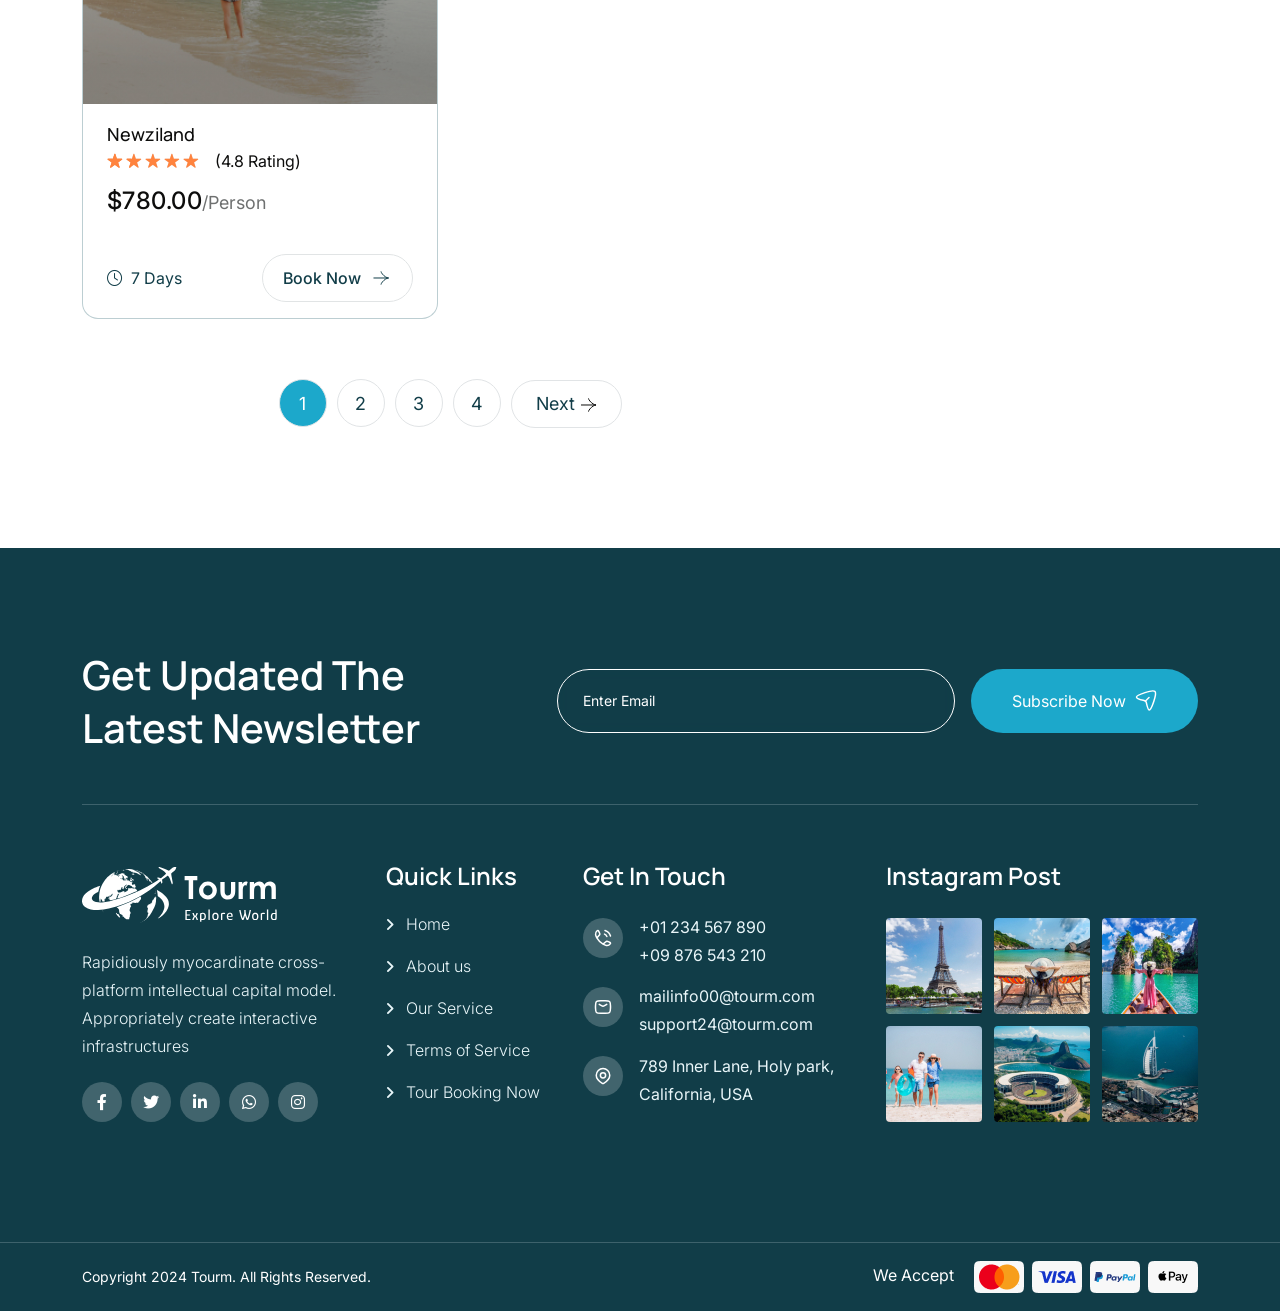
<file: developer-version/destination.html>
<!doctype html>
<html class="no-js" lang="zxx">

<head>
    <meta charset="utf-8">
    <meta http-equiv="x-ua-compatible" content="ie=edge">
    <title>Tourm - Travel & Tour Booking Agency HTML Template - Destination</title>
    <meta name="author" content="Tourm">
    <meta name="description" content="Tourm - Travel & Tour Booking Agency HTML Template ">
    <meta name="keywords" content="Tourm - Travel & Tour Booking Agency HTML Template ">
    <meta name="robots" content="INDEX,FOLLOW">

    <!-- Mobile Specific Metas -->
    <meta name="viewport" content="width=device-width, initial-scale=1, shrink-to-fit=no">

    <!-- Favicons - Place favicon.ico in the root directory -->
    <link rel="apple-touch-icon" sizes="57x57" href="assets/img/favicons/apple-icon-57x57.png">
    <link rel="apple-touch-icon" sizes="60x60" href="assets/img/favicons/apple-icon-60x60.png">
    <link rel="apple-touch-icon" sizes="72x72" href="assets/img/favicons/apple-icon-72x72.png">
    <link rel="apple-touch-icon" sizes="76x76" href="assets/img/favicons/apple-icon-76x76.png">
    <link rel="apple-touch-icon" sizes="114x114" href="assets/img/favicons/apple-icon-114x114.png">
    <link rel="apple-touch-icon" sizes="120x120" href="assets/img/favicons/apple-icon-120x120.png">
    <link rel="apple-touch-icon" sizes="144x144" href="assets/img/favicons/apple-icon-144x144.png">
    <link rel="apple-touch-icon" sizes="152x152" href="assets/img/favicons/apple-icon-152x152.png">
    <link rel="apple-touch-icon" sizes="180x180" href="assets/img/favicons/apple-icon-180x180.png">
    <link rel="icon" type="image/png" sizes="192x192" href="assets/img/favicons/android-icon-192x192.png">
    <link rel="icon" type="image/png" sizes="32x32" href="assets/img/favicons/favicon-32x32.png">
    <link rel="icon" type="image/png" sizes="96x96" href="assets/img/favicons/favicon-96x96.png">
    <link rel="icon" type="image/png" sizes="16x16" href="assets/img/favicons/favicon-16x16.png">
    <link rel="manifest" href="assets/img/favicons/manifest.json">
    <meta name="msapplication-TileColor" content="#ffffff">
    <meta name="msapplication-TileImage" content="assets/img/favicons/ms-icon-144x144.png">
    <meta name="theme-color" content="#ffffff">

    <!--==============================
	  Google Fonts
	============================== -->
    <link rel="preconnect" href="https://fonts.googleapis.com">
    <link rel="preconnect" href="https://fonts.gstatic.com" crossorigin>
    <link rel="preconnect" href="https://fonts.googleapis.com">
    <link rel="preconnect" href="https://fonts.gstatic.com" crossorigin>
    <link href="https://fonts.googleapis.com/css2?family=Inter:wght@100..900&family=Manrope:wght@200..800&family=Montez&display=swap" rel="stylesheet">

    <!--==============================
	    All CSS File
	============================== -->
    <!-- Bootstrap -->
    <link rel="stylesheet" href="assets/css/bootstrap.min.css">
    <!-- Fontawesome Icon -->
    <link rel="stylesheet" href="assets/css/fontawesome.min.css">
    <!-- Magnific Popup -->
    <link rel="stylesheet" href="assets/css/magnific-popup.min.css">

    <!-- Swiper css -->
    <link rel="stylesheet" href="assets/css/swiper-bundle.min.css">
    <!-- Theme Custom CSS -->
    <link rel="stylesheet" href="assets/css/style.css">

</head>

<body>

    <!--[if lte IE 9]>
    	<p class="browserupgrade">You are using an <strong>outdated</strong> browser. Please <a href="https://browsehappy.com/">upgrade your browser</a> to improve your experience and security.</p>
  	<![endif]-->


    <!--********************************
   		Code Start From Here 
	******************************** -->

    <div class="magic-cursor relative z-10">
        <div class="cursor"></div>
        <div class="cursor-follower"></div>
    </div>


    <!--==============================
     Preloader
  ==============================-->
    <div id="preloader" class="preloader ">
        <button class="th-btn preloaderCls">Cancel Preloader </button>
        <div class="preloader-inner">
            <img src="assets/img/logo3.svg" alt="">
        </div>

        <div id="loader" class="th-preloader">
            <div class="animation-preloader">
                <div class="txt-loading">
                    <span preloader-text="T" class="characters">T </span>

                    <span preloader-text="O" class="characters">O </span>

                    <span preloader-text="U" class="characters">U </span>

                    <span preloader-text="R" class="characters">R </span>

                    <span preloader-text="M" class="characters">M </span>
                </div>
            </div>
        </div>

    </div> <!--==============================
    Sidemenu
============================== -->
    <div class="sidemenu-wrapper sidemenu-info ">
        <div class="sidemenu-content">
            <button class="closeButton sideMenuCls"><i class="far fa-times"></i></button>
            <div class="widget  ">
                <div class="th-widget-about">
                    <div class="about-logo">
                        <a href="home-travel.html"><img src="assets/img/logo2.svg" alt="Tourm"></a>
                    </div>
                    <p class="about-text">Rapidiously myocardinate cross-platform intellectual capital model. Appropriately create interactive infrastructures</p>
                    <div class="th-social">
                        <a href="https://www.facebook.com/"><i class="fab fa-facebook-f"></i></a>
                        <a href="https://www.twitter.com/"><i class="fab fa-twitter"></i></a>
                        <a href="https://www.linkedin.com/"><i class="fab fa-linkedin-in"></i></a>
                        <a href="https://www.whatsapp.com/"><i class="fab fa-whatsapp"></i></a>
                    </div>
                </div>
            </div>
            <div class="widget  ">
                <h3 class="widget_title">Recent Posts</h3>
                <div class="recent-post-wrap">
                    <div class="recent-post">
                        <div class="media-img">
                            <a href="blog-details.html"><img src="assets/img/blog/recent-post-1-1.jpg" alt="Blog Image"></a>
                        </div>
                        <div class="media-body">
                            <div class="recent-post-meta">
                                <a href="blog.html"><i class="far fa-calendar"></i>24 Jun , 2024</a>
                            </div>
                            <h4 class="post-title"><a class="text-inherit" href="blog-details.html">Where Vision Meets Concrete
                                    Reality</a></h4>
                        </div>
                    </div>
                    <div class="recent-post">
                        <div class="media-img">
                            <a href="blog-details.html"><img src="assets/img/blog/recent-post-1-2.jpg" alt="Blog Image"></a>
                        </div>
                        <div class="media-body">
                            <div class="recent-post-meta">
                                <a href="blog.html"><i class="far fa-calendar"></i>22 Jun , 2024</a>
                            </div>
                            <h4 class="post-title"><a class="text-inherit" href="blog-details.html">Raising the Bar in Construction.</a></h4>
                        </div>
                    </div>
                </div>
            </div>
            <div class="widget  ">
                <h3 class="widget_title">Get In Touch</h3>
                <div class="th-widget-contact">
                    <div class="info-box_text">
                        <div class="icon">
                            <img src="assets/img/icon/phone.svg" alt="img">
                        </div>
                        <div class="details">
                            <p><a href="tel:+01234567890" class="info-box_link">+01 234 567 890</a></p>
                            <p><a href="tel:+09876543210" class="info-box_link">+09 876 543 210</a></p>
                        </div>
                    </div>
                    <div class="info-box_text">
                        <div class="icon">
                            <img src="assets/img/icon/envelope.svg" alt="img">
                        </div>
                        <div class="details">
                            <p><a href="mailto:mailinfo00@tourm.com" class="info-box_link">mailinfo00@tourm.com</a></p>
                            <p><a href="mailto:support24@tourm.com" class="info-box_link">support24@tourm.com</a></p>
                        </div>
                    </div>
                    <div class="info-box_text">
                        <div class="icon"><img src="assets/img/icon/location-dot.svg" alt="img"></div>
                        <div class="details">
                            <p>789 Inner Lane, Holy park, California, USA</p>
                        </div>
                    </div>
                </div>
            </div>
        </div>
    </div>
    <div class="popup-search-box">
        <button class="searchClose"><i class="fal fa-times"></i></button>
        <form action="#">
            <input type="text" placeholder="What are you looking for?">
            <button type="submit"><i class="fal fa-search"></i></button>
        </form>
    </div><!--==============================
    Mobile Menu
  ============================== -->
    <div class="th-menu-wrapper onepage-nav">
        <div class="th-menu-area text-center">
            <button class="th-menu-toggle"><i class="fal fa-times"></i></button>
            <div class="mobile-logo">
                <a href="home-travel.html"><img src="assets/img/logo2.svg" alt="Tourm"></a>
            </div>
            <div class="th-mobile-menu">
                <ul>
                    <li class="menu-item-has-children">
                        <a class="active" href="home-travel.html">Home</a>
                        <ul class="sub-menu">
                            <li><a href="home-travel.html">Home Travel</a></li>
                            <li><a href="home-tour.html">Home Tour</a></li>
                            <li><a href="home-agency.html">Home Agency</a></li>

                        </ul>
                    </li>
                    <li><a href="about.html">About Us</a></li>
                    <li class="menu-item-has-children">
                        <a href="#">Destination</a>
                        <ul class="sub-menu">
                            <li><a href="destination.html">Destination</a></li>
                            <li><a href="destination-details.html">Destination Details</a></li>
                        </ul>
                    </li>
                    <li class="menu-item-has-children">
                        <a href="#">Service</a>
                        <ul class="sub-menu">
                            <li><a href="service.html">Services</a></li>
                            <li><a href="service-details.html">Service Details</a></li>
                        </ul>
                    </li>
                    <li class="menu-item-has-children">
                        <a href="#">Activities</a>
                        <ul class="sub-menu">
                            <li><a href="activities.html">activities</a></li>
                            <li><a href="activities-details.html">activities Details</a></li>
                        </ul>
                    </li>
                    <li class="menu-item-has-children">
                        <a href="#">Pages</a>
                        <ul class="sub-menu">
                            <li class="menu-item-has-children">
                                <a href="#">Shop</a>
                                <ul class="sub-menu">
                                    <li><a href="shop.html">Shop</a></li>
                                    <li><a href="shop-details.html">Shop Details</a></li>
                                    <li><a href="cart.html">Cart Page</a></li>
                                    <li><a href="checkout.html">Checkout</a></li>
                                    <li><a href="wishlist.html">Wishlist</a></li>
                                </ul>
                            </li>

                            <li><a href="gallery.html">Gallery</a></li>
                            <li><a href="tour.html">Our Tour</a></li>
                            <li><a href="tour-details.html">Tour Details</a></li>
                            <li><a href="tour-guide.html">Tour Guider</a></li>
                            <li><a href="tour-guider-details.html">Tour Guider Details</a></li>
                            <li><a href="faq.html">Faq Page</a></li>
                            <li><a href="price.html">Price Package</a></li>
                            <li><a href="error.html">Error Page</a></li>
                        </ul>

                    </li>
                    <li class="menu-item-has-children">
                        <a href="#">Blog</a>
                        <ul class="sub-menu">
                            <li><a href="blog.html">Blog</a></li>
                            <li><a href="blog-details.html">Blog Details</a></li>
                        </ul>
                    </li>
                    <li>
                        <a href="contact.html">Contact us</a>
                    </li>
                </ul>
            </div>
        </div>
    </div><!--==============================
	Header Area
==============================-->
    <header class="th-header header-layout1">
        <div class="header-top">
            <div class="container th-container">
                <div class="row justify-content-center justify-content-xl-between align-items-center">
                    <div class="col-auto d-none d-md-block">
                        <div class="header-links">
                            <ul>
                                <li class="d-none d-xl-inline-block"><i class="fa-sharp fa-regular  fa-location-dot"></i>
                                    <span>45 New Eskaton Road, Austria</span>
                                </li>
                                <li class="d-none d-xl-inline-block"><i class="fa-regular fa-clock"></i>
                                    <span>Sun to Friday: 8.00 am - 7.00 pm</span>
                                </li>
                            </ul>
                        </div>
                    </div>
                    <div class="col-auto">
                        <div class="header-right">
                            <div class="currency-menu">
                                <img src="assets/img/icon/dollar.svg" alt="">
                                <select class="form-select nice-select">
                                    <option selected="">USD</option>
                                    <option>CNY</option>
                                    <option>EUR</option>
                                    <option>AUD</option>
                                </select>
                            </div>
                            <div class="header-links">
                                <ul>
                                    <li class="d-none d-md-inline-block"><a href="faq.html">FAQ</a></li>
                                    <li class="d-none d-md-inline-block"><a href="contact.html">Support</a></li>
                                    <li><a href="#login-form" class="popup-content">Sign In / Register<i class="fa-regular fa-user"></i></a>
                                    </li>
                                </ul>
                            </div>
                        </div>
                    </div>
                </div>
            </div>
        </div>
        <div class="sticky-wrapper">
            <!-- Main Menu Area -->
            <div class="menu-area">
                <div class="container th-container">
                    <div class="row align-items-center justify-content-between">
                        <div class="col-auto">
                            <div class="header-logo">
                                <a href="home-travel.html"><img src="assets/img/logo.svg" alt="Tourm"></a>
                            </div>
                        </div>
                        <div class="col-auto me-xl-auto">
                            <nav class="main-menu d-none d-xl-inline-block">
                                <ul>
                                    <li class="menu-item-has-children">
                                        <a class="active" href="home-travel.html">Home</a>
                                        <ul class="sub-menu">
                                            <li><a href="home-travel.html">Home Travel</a></li>
                                            <li><a href="home-tour.html">Home Tour</a></li>
                                            <li><a href="home-agency.html">Home Agency</a></li>

                                        </ul>
                                    </li>
                                    <li><a href="about.html">About Us</a></li>
                                    <li class="menu-item-has-children">
                                        <a href="#">Destination</a>
                                        <ul class="sub-menu">
                                            <li><a href="destination.html">Destination</a></li>
                                            <li><a href="destination-details.html">Destination Details</a></li>
                                        </ul>
                                    </li>
                                    <li class="menu-item-has-children">
                                        <a href="#">Service</a>
                                        <ul class="sub-menu">
                                            <li><a href="service.html">Services</a></li>
                                            <li><a href="service-details.html">Service Details</a></li>
                                        </ul>
                                    </li>
                                    <li class="menu-item-has-children">
                                        <a href="#">Activities</a>
                                        <ul class="sub-menu">
                                            <li><a href="activities.html">activities</a></li>
                                            <li><a href="activities-details.html">activities Details</a></li>
                                        </ul>
                                    </li>
                                    <li class="menu-item-has-children">
                                        <a href="#">Pages</a>
                                        <ul class="sub-menu">
                                            <li class="menu-item-has-children">
                                                <a href="#">Shop</a>
                                                <ul class="sub-menu">
                                                    <li><a href="shop.html">Shop</a></li>
                                                    <li><a href="shop-details.html">Shop Details</a></li>
                                                    <li><a href="cart.html">Cart Page</a></li>
                                                    <li><a href="checkout.html">Checkout</a></li>
                                                    <li><a href="wishlist.html">Wishlist</a></li>
                                                </ul>
                                            </li>

                                            <li><a href="gallery.html">Gallery</a></li>
                                            <li><a href="tour.html">Our Tour</a></li>
                                            <li><a href="tour-details.html">Tour Details</a></li>
                                            <li><a href="tour-guide.html">Tour Guider</a></li>
                                            <li><a href="tour-guider-details.html">Tour Guider Details</a></li>
                                            <li><a href="faq.html">Faq Page</a></li>
                                            <li><a href="price.html">Price Package</a></li>
                                            <li><a href="error.html">Error Page</a></li>
                                        </ul>

                                    </li>
                                    <li class="menu-item-has-children">
                                        <a href="#">Blog</a>
                                        <ul class="sub-menu">
                                            <li><a href="blog.html">Blog</a></li>
                                            <li><a href="blog-details.html">Blog Details</a></li>
                                        </ul>
                                    </li>
                                    <li>
                                        <a href="contact.html">Contact us</a>
                                    </li>
                                </ul>
                            </nav>
                            <button type="button" class="th-menu-toggle d-block d-xl-none"><i class="far fa-bars"></i></button>
                        </div>
                        <div class="col-auto d-none d-xl-block">
                            <div class="header-button">
                                <a href="contact.html" class="th-btn style3 th-icon">Book Now</a>

                            </div>
                        </div>
                    </div>
                </div>
                <div class="logo-bg" data-mask-src="assets/img/logo_bg_mask.png"></div>
            </div>
        </div>
    </header>
    <!--==============================
    Breadcumb
============================== -->
    <div class="breadcumb-wrapper " data-bg-src="assets/img/bg/breadcumb-bg.jpg">
        <div class="container">
            <div class="breadcumb-content">
                <h1 class="breadcumb-title">Destination</h1>
                <ul class="breadcumb-menu">
                    <li><a href="home-travel.html">Home</a></li>
                    <li>Destination</li>
                </ul>
            </div>
        </div>
    </div><!--==============================
Product Area
==============================-->
    <section class="space">
        <div class="container">
            <div class="th-sort-bar">
                <div class="row justify-content-between align-items-center">
                    <div class="col-md-4">
                        <div class="search-form-area">
                            <form class="search-form">
                                <input type="text" placeholder="Search">
                                <button type="submit"><i class="fa-light fa-magnifying-glass"></i></button>
                            </form>
                        </div>
                    </div>

                    <div class="col-md-auto">
                        <div class="sorting-filter-wrap">
                            <div class="nav" role="tablist">
                                <a class="active" href="#" id="tab-destination-grid" data-bs-toggle="tab" data-bs-target="#tab-grid" role="tab" aria-controls="tab-grid" aria-selected="true"><i class="fa-light fa-grid-2"></i></a>

                                <a href="#" id="tab-destination-list" data-bs-toggle="tab" data-bs-target="#tab-list" role="tab" aria-controls="tab-list" aria-selected="false" class=""><i class="fa-solid fa-list"></i></a>
                            </div>
                            <form class="woocommerce-ordering" method="get">
                                <select name="orderby" class="orderby" aria-label="destination order">
                                    <option value="menu_order" selected="selected">Default Sorting</option>
                                    <option value="popularity">Sort by popularity</option>
                                    <option value="rating">Sort by average rating</option>
                                    <option value="date">Sort by latest</option>
                                    <option value="price">Sort by price: low to high</option>
                                    <option value="price-desc">Sort by price: high to low</option>
                                </select>
                            </form>
                        </div>
                    </div>
                </div>
            </div>
            <div class="row">
                <div class="col-xxl-9 col-lg-8">
                    <div class="tab-content" id="nav-tabContent">
                        <div class="tab-pane fade active show" id="tab-grid" role="tabpanel" aria-labelledby="tab-destination-grid">
                            <div class="row gy-30">
                                <div class="col-xxl-4 col-xl-6">
                                    <div class="tour-box th-ani">
                                        <div class="tour-box_img global-img">
                                            <img src="assets/img/tour/tour_3_1.jpg" alt="image">
                                        </div>
                                        <div class="tour-content">
                                            <h3 class="box-title"><a href="tour-guider-details.html">Dubai</a></h3>
                                            <div class="tour-rating">
                                                <div class="star-rating" role="img" aria-label="Rated 5.00 out of 5"><span style="width:100%">Rated
                                                        <strong class="rating">5.00</strong> out of 5 based on <span class="rating">4.8</span>(4.8
                                                        Rating)</span></div>
                                                <a href="tour-guider-details.html" class="woocommerce-review-link">(<span class="count">4.8</span>
                                                    Rating)</a>
                                            </div>
                                            <h4 class="tour-box_price"><span class="currency">$980.00</span>/Person</h4>
                                            <div class="tour-action">
                                                <span><i class="fa-light fa-clock"></i>7 Days</span>
                                                <a href="tour-guider-details.html" class="th-btn style4 th-icon">Book Now</a>
                                            </div>
                                        </div>
                                    </div>
                                </div>

                                <div class="col-xxl-4 col-xl-6">
                                    <div class="tour-box th-ani">
                                        <div class="tour-box_img global-img">
                                            <img src="assets/img/tour/tour_3_2.jpg" alt="image">
                                        </div>
                                        <div class="tour-content">
                                            <h3 class="box-title"><a href="tour-guider-details.html">Italy</a></h3>
                                            <div class="tour-rating">
                                                <div class="star-rating" role="img" aria-label="Rated 5.00 out of 5"><span style="width:100%">Rated
                                                        <strong class="rating">5.00</strong> out of 5 based on <span class="rating">4.8</span>(4.8
                                                        Rating)</span></div>
                                                <a href="tour-guider-details.html" class="woocommerce-review-link">(<span class="count">4.8</span>
                                                    Rating)</a>
                                            </div>
                                            <h4 class="tour-box_price"><span class="currency">$880.00</span>/Person</h4>
                                            <div class="tour-action">
                                                <span><i class="fa-light fa-clock"></i>7 Days</span>
                                                <a href="tour-guider-details.html" class="th-btn style4 th-icon">Book Now</a>
                                            </div>
                                        </div>
                                    </div>
                                </div>

                                <div class="col-xxl-4 col-xl-6">
                                    <div class="tour-box th-ani">
                                        <div class="tour-box_img global-img">
                                            <img src="assets/img/tour/tour_3_3.jpg" alt="image">
                                        </div>
                                        <div class="tour-content">
                                            <h3 class="box-title"><a href="tour-guider-details.html">France</a></h3>
                                            <div class="tour-rating">
                                                <div class="star-rating" role="img" aria-label="Rated 5.00 out of 5"><span style="width:100%">Rated
                                                        <strong class="rating">5.00</strong> out of 5 based on <span class="rating">4.8</span>(4.8
                                                        Rating)</span></div>
                                                <a href="tour-guider-details.html" class="woocommerce-review-link">(<span class="count">4.8</span>
                                                    Rating)</a>
                                            </div>
                                            <h4 class="tour-box_price"><span class="currency">$680.00</span>/Person</h4>
                                            <div class="tour-action">
                                                <span><i class="fa-light fa-clock"></i>7 Days</span>
                                                <a href="tour-guider-details.html" class="th-btn style4 th-icon">Book Now</a>
                                            </div>
                                        </div>
                                    </div>
                                </div>

                                <div class="col-xxl-4 col-xl-6">
                                    <div class="tour-box th-ani">
                                        <div class="tour-box_img global-img">
                                            <img src="assets/img/tour/tour_3_4.jpg" alt="image">
                                        </div>
                                        <div class="tour-content">
                                            <h3 class="box-title"><a href="tour-guider-details.html">Maldives</a></h3>
                                            <div class="tour-rating">
                                                <div class="star-rating" role="img" aria-label="Rated 5.00 out of 5"><span style="width:100%">Rated
                                                        <strong class="rating">5.00</strong> out of 5 based on <span class="rating">4.8</span>(4.8
                                                        Rating)</span></div>
                                                <a href="tour-guider-details.html" class="woocommerce-review-link">(<span class="count">4.8</span>
                                                    Rating)</a>
                                            </div>
                                            <h4 class="tour-box_price"><span class="currency">$580.00</span>/Person</h4>
                                            <div class="tour-action">
                                                <span><i class="fa-light fa-clock"></i>7 Days</span>
                                                <a href="tour-guider-details.html" class="th-btn style4 th-icon">Book Now</a>
                                            </div>
                                        </div>
                                    </div>
                                </div>

                                <div class="col-xxl-4 col-xl-6">
                                    <div class="tour-box th-ani">
                                        <div class="tour-box_img global-img">
                                            <img src="assets/img/tour/tour_3_5.jpg" alt="image">
                                        </div>
                                        <div class="tour-content">
                                            <h3 class="box-title"><a href="tour-guider-details.html">Belgium</a></h3>
                                            <div class="tour-rating">
                                                <div class="star-rating" role="img" aria-label="Rated 5.00 out of 5"><span style="width:100%">Rated
                                                        <strong class="rating">5.00</strong> out of 5 based on <span class="rating">4.8</span>(4.8
                                                        Rating)</span></div>
                                                <a href="tour-guider-details.html" class="woocommerce-review-link">(<span class="count">4.8</span>
                                                    Rating)</a>
                                            </div>
                                            <h4 class="tour-box_price"><span class="currency">$480.00</span>/Person</h4>
                                            <div class="tour-action">
                                                <span><i class="fa-light fa-clock"></i>7 Days</span>
                                                <a href="tour-guider-details.html" class="th-btn style4 th-icon">Book Now</a>
                                            </div>
                                        </div>
                                    </div>
                                </div>

                                <div class="col-xxl-4 col-xl-6">
                                    <div class="tour-box th-ani">
                                        <div class="tour-box_img global-img">
                                            <img src="assets/img/tour/tour_3_6.jpg" alt="image">
                                        </div>
                                        <div class="tour-content">
                                            <h3 class="box-title"><a href="tour-guider-details.html">Brazil</a></h3>
                                            <div class="tour-rating">
                                                <div class="star-rating" role="img" aria-label="Rated 5.00 out of 5"><span style="width:100%">Rated
                                                        <strong class="rating">5.00</strong> out of 5 based on <span class="rating">4.8</span>(4.8
                                                        Rating)</span></div>
                                                <a href="tour-guider-details.html" class="woocommerce-review-link">(<span class="count">4.8</span>
                                                    Rating)</a>
                                            </div>
                                            <h4 class="tour-box_price"><span class="currency">$380.00</span>/Person</h4>
                                            <div class="tour-action">
                                                <span><i class="fa-light fa-clock"></i>7 Days</span>
                                                <a href="tour-guider-details.html" class="th-btn style4 th-icon">Book Now</a>
                                            </div>
                                        </div>
                                    </div>
                                </div>

                                <div class="col-xxl-4 col-xl-6">
                                    <div class="tour-box th-ani">
                                        <div class="tour-box_img global-img">
                                            <img src="assets/img/tour/tour_3_7.jpg" alt="image">
                                        </div>
                                        <div class="tour-content">
                                            <h3 class="box-title"><a href="tour-guider-details.html">Spain</a></h3>
                                            <div class="tour-rating">
                                                <div class="star-rating" role="img" aria-label="Rated 5.00 out of 5"><span style="width:100%">Rated
                                                        <strong class="rating">5.00</strong> out of 5 based on <span class="rating">4.8</span>(4.8
                                                        Rating)</span></div>
                                                <a href="tour-guider-details.html" class="woocommerce-review-link">(<span class="count">4.8</span>
                                                    Rating)</a>
                                            </div>
                                            <h4 class="tour-box_price"><span class="currency">$580.00</span>/Person</h4>
                                            <div class="tour-action">
                                                <span><i class="fa-light fa-clock"></i>7 Days</span>
                                                <a href="tour-guider-details.html" class="th-btn style4 th-icon">Book Now</a>
                                            </div>
                                        </div>
                                    </div>
                                </div>

                                <div class="col-xxl-4 col-xl-6">
                                    <div class="tour-box th-ani">
                                        <div class="tour-box_img global-img">
                                            <img src="assets/img/tour/tour_3_8.jpg" alt="image">
                                        </div>
                                        <div class="tour-content">
                                            <h3 class="box-title"><a href="tour-guider-details.html">Greece</a></h3>
                                            <div class="tour-rating">
                                                <div class="star-rating" role="img" aria-label="Rated 5.00 out of 5"><span style="width:100%">Rated
                                                        <strong class="rating">5.00</strong> out of 5 based on <span class="rating">4.8</span>(4.8
                                                        Rating)</span></div>
                                                <a href="tour-guider-details.html" class="woocommerce-review-link">(<span class="count">4.8</span>
                                                    Rating)</a>
                                            </div>
                                            <h4 class="tour-box_price"><span class="currency">$680.00</span>/Person</h4>
                                            <div class="tour-action">
                                                <span><i class="fa-light fa-clock"></i>7 Days</span>
                                                <a href="tour-guider-details.html" class="th-btn style4 th-icon">Book Now</a>
                                            </div>
                                        </div>
                                    </div>
                                </div>

                                <div class="col-xxl-4 col-xl-6">
                                    <div class="tour-box th-ani">
                                        <div class="tour-box_img global-img">
                                            <img src="assets/img/tour/tour_3_9.jpg" alt="image">
                                        </div>
                                        <div class="tour-content">
                                            <h3 class="box-title"><a href="tour-guider-details.html">Newziland</a></h3>
                                            <div class="tour-rating">
                                                <div class="star-rating" role="img" aria-label="Rated 5.00 out of 5"><span style="width:100%">Rated
                                                        <strong class="rating">5.00</strong> out of 5 based on <span class="rating">4.8</span>(4.8
                                                        Rating)</span></div>
                                                <a href="tour-guider-details.html" class="woocommerce-review-link">(<span class="count">4.8</span>
                                                    Rating)</a>
                                            </div>
                                            <h4 class="tour-box_price"><span class="currency">$780.00</span>/Person</h4>
                                            <div class="tour-action">
                                                <span><i class="fa-light fa-clock"></i>7 Days</span>
                                                <a href="tour-guider-details.html" class="th-btn style4 th-icon">Book Now</a>
                                            </div>
                                        </div>
                                    </div>
                                </div>

                            </div>
                        </div>

                        <div class="tab-pane fade " id="tab-list" role="tabpanel" aria-labelledby="tab-destination-list">
                            <div class="row gy-30">
                                <div class="col-12">
                                    <div class="tour-box style-flex th-ani">
                                        <div class="tour-box_img global-img">
                                            <img src="assets/img/tour/tour_3_1.jpg" alt="image">
                                        </div>
                                        <div class="tour-content">
                                            <h3 class="box-title"><a href="tour-guider-details.html">Dubai</a></h3>
                                            <div class="tour-rating">
                                                <div class="star-rating" role="img" aria-label="Rated 5.00 out of 5"><span style="width:100%">Rated
                                                        <strong class="rating">5.00</strong> out of 5 based on <span class="rating">4.8</span>(4.8
                                                        Rating)</span></div>
                                                <a href="tour-guider-details.html" class="woocommerce-review-link">(<span class="count">4.8</span>
                                                    Rating)</a>
                                            </div>
                                            <h4 class="tour-box_price"><span class="currency">$980.00</span>/Person</h4>
                                            <div class="tour-action">
                                                <span><i class="fa-light fa-clock"></i>7 Days</span>
                                                <a href="tour-guider-details.html" class="th-btn style4 th-icon">Book Now</a>
                                            </div>
                                        </div>
                                    </div>
                                </div>

                                <div class="col-12">
                                    <div class="tour-box style-flex th-ani">
                                        <div class="tour-box_img global-img">
                                            <img src="assets/img/tour/tour_3_2.jpg" alt="image">
                                        </div>
                                        <div class="tour-content">
                                            <h3 class="box-title"><a href="tour-guider-details.html">Italy</a></h3>
                                            <div class="tour-rating">
                                                <div class="star-rating" role="img" aria-label="Rated 5.00 out of 5"><span style="width:100%">Rated
                                                        <strong class="rating">5.00</strong> out of 5 based on <span class="rating">4.8</span>(4.8
                                                        Rating)</span></div>
                                                <a href="tour-guider-details.html" class="woocommerce-review-link">(<span class="count">4.8</span>
                                                    Rating)</a>
                                            </div>
                                            <h4 class="tour-box_price"><span class="currency">$880.00</span>/Person</h4>
                                            <div class="tour-action">
                                                <span><i class="fa-light fa-clock"></i>7 Days</span>
                                                <a href="tour-guider-details.html" class="th-btn style4 th-icon">Book Now</a>
                                            </div>
                                        </div>
                                    </div>
                                </div>

                                <div class="col-12">
                                    <div class="tour-box style-flex th-ani">
                                        <div class="tour-box_img global-img">
                                            <img src="assets/img/tour/tour_3_3.jpg" alt="image">
                                        </div>
                                        <div class="tour-content">
                                            <h3 class="box-title"><a href="tour-guider-details.html">France</a></h3>
                                            <div class="tour-rating">
                                                <div class="star-rating" role="img" aria-label="Rated 5.00 out of 5"><span style="width:100%">Rated
                                                        <strong class="rating">5.00</strong> out of 5 based on <span class="rating">4.8</span>(4.8
                                                        Rating)</span></div>
                                                <a href="tour-guider-details.html" class="woocommerce-review-link">(<span class="count">4.8</span>
                                                    Rating)</a>
                                            </div>
                                            <h4 class="tour-box_price"><span class="currency">$680.00</span>/Person</h4>
                                            <div class="tour-action">
                                                <span><i class="fa-light fa-clock"></i>7 Days</span>
                                                <a href="tour-guider-details.html" class="th-btn style4 th-icon">Book Now</a>
                                            </div>
                                        </div>
                                    </div>
                                </div>

                                <div class="col-12">
                                    <div class="tour-box style-flex th-ani">
                                        <div class="tour-box_img global-img">
                                            <img src="assets/img/tour/tour_3_4.jpg" alt="image">
                                        </div>
                                        <div class="tour-content">
                                            <h3 class="box-title"><a href="tour-guider-details.html">Maldives</a></h3>
                                            <div class="tour-rating">
                                                <div class="star-rating" role="img" aria-label="Rated 5.00 out of 5"><span style="width:100%">Rated
                                                        <strong class="rating">5.00</strong> out of 5 based on <span class="rating">4.8</span>(4.8
                                                        Rating)</span></div>
                                                <a href="tour-guider-details.html" class="woocommerce-review-link">(<span class="count">4.8</span>
                                                    Rating)</a>
                                            </div>
                                            <h4 class="tour-box_price"><span class="currency">$580.00</span>/Person</h4>
                                            <div class="tour-action">
                                                <span><i class="fa-light fa-clock"></i>7 Days</span>
                                                <a href="tour-guider-details.html" class="th-btn style4 th-icon">Book Now</a>
                                            </div>
                                        </div>
                                    </div>
                                </div>

                                <div class="col-12">
                                    <div class="tour-box style-flex th-ani">
                                        <div class="tour-box_img global-img">
                                            <img src="assets/img/tour/tour_3_5.jpg" alt="image">
                                        </div>
                                        <div class="tour-content">
                                            <h3 class="box-title"><a href="tour-guider-details.html">Belgium</a></h3>
                                            <div class="tour-rating">
                                                <div class="star-rating" role="img" aria-label="Rated 5.00 out of 5"><span style="width:100%">Rated
                                                        <strong class="rating">5.00</strong> out of 5 based on <span class="rating">4.8</span>(4.8
                                                        Rating)</span></div>
                                                <a href="tour-guider-details.html" class="woocommerce-review-link">(<span class="count">4.8</span>
                                                    Rating)</a>
                                            </div>
                                            <h4 class="tour-box_price"><span class="currency">$480.00</span>/Person</h4>
                                            <div class="tour-action">
                                                <span><i class="fa-light fa-clock"></i>7 Days</span>
                                                <a href="tour-guider-details.html" class="th-btn style4 th-icon">Book Now</a>
                                            </div>
                                        </div>
                                    </div>
                                </div>

                                <div class="col-12">
                                    <div class="tour-box style-flex th-ani">
                                        <div class="tour-box_img global-img">
                                            <img src="assets/img/tour/tour_3_6.jpg" alt="image">
                                        </div>
                                        <div class="tour-content">
                                            <h3 class="box-title"><a href="tour-guider-details.html">Brazil</a></h3>
                                            <div class="tour-rating">
                                                <div class="star-rating" role="img" aria-label="Rated 5.00 out of 5"><span style="width:100%">Rated
                                                        <strong class="rating">5.00</strong> out of 5 based on <span class="rating">4.8</span>(4.8
                                                        Rating)</span></div>
                                                <a href="tour-guider-details.html" class="woocommerce-review-link">(<span class="count">4.8</span>
                                                    Rating)</a>
                                            </div>
                                            <h4 class="tour-box_price"><span class="currency">$380.00</span>/Person</h4>
                                            <div class="tour-action">
                                                <span><i class="fa-light fa-clock"></i>7 Days</span>
                                                <a href="tour-guider-details.html" class="th-btn style4 th-icon">Book Now</a>
                                            </div>
                                        </div>
                                    </div>
                                </div>

                                <div class="col-12">
                                    <div class="tour-box style-flex th-ani">
                                        <div class="tour-box_img global-img">
                                            <img src="assets/img/tour/tour_3_7.jpg" alt="image">
                                        </div>
                                        <div class="tour-content">
                                            <h3 class="box-title"><a href="tour-guider-details.html">Spain</a></h3>
                                            <div class="tour-rating">
                                                <div class="star-rating" role="img" aria-label="Rated 5.00 out of 5"><span style="width:100%">Rated
                                                        <strong class="rating">5.00</strong> out of 5 based on <span class="rating">4.8</span>(4.8
                                                        Rating)</span></div>
                                                <a href="tour-guider-details.html" class="woocommerce-review-link">(<span class="count">4.8</span>
                                                    Rating)</a>
                                            </div>
                                            <h4 class="tour-box_price"><span class="currency">$580.00</span>/Person</h4>
                                            <div class="tour-action">
                                                <span><i class="fa-light fa-clock"></i>7 Days</span>
                                                <a href="tour-guider-details.html" class="th-btn style4 th-icon">Book Now</a>
                                            </div>
                                        </div>
                                    </div>
                                </div>

                                <div class="col-12">
                                    <div class="tour-box style-flex th-ani">
                                        <div class="tour-box_img global-img">
                                            <img src="assets/img/tour/tour_3_8.jpg" alt="image">
                                        </div>
                                        <div class="tour-content">
                                            <h3 class="box-title"><a href="tour-guider-details.html">Greece</a></h3>
                                            <div class="tour-rating">
                                                <div class="star-rating" role="img" aria-label="Rated 5.00 out of 5"><span style="width:100%">Rated
                                                        <strong class="rating">5.00</strong> out of 5 based on <span class="rating">4.8</span>(4.8
                                                        Rating)</span></div>
                                                <a href="tour-guider-details.html" class="woocommerce-review-link">(<span class="count">4.8</span>
                                                    Rating)</a>
                                            </div>
                                            <h4 class="tour-box_price"><span class="currency">$680.00</span>/Person</h4>
                                            <div class="tour-action">
                                                <span><i class="fa-light fa-clock"></i>7 Days</span>
                                                <a href="tour-guider-details.html" class="th-btn style4 th-icon">Book Now</a>
                                            </div>
                                        </div>
                                    </div>
                                </div>

                                <div class="col-12">
                                    <div class="tour-box style-flex th-ani">
                                        <div class="tour-box_img global-img">
                                            <img src="assets/img/tour/tour_3_9.jpg" alt="image">
                                        </div>
                                        <div class="tour-content">
                                            <h3 class="box-title"><a href="tour-guider-details.html">Newziland</a></h3>
                                            <div class="tour-rating">
                                                <div class="star-rating" role="img" aria-label="Rated 5.00 out of 5"><span style="width:100%">Rated
                                                        <strong class="rating">5.00</strong> out of 5 based on <span class="rating">4.8</span>(4.8
                                                        Rating)</span></div>
                                                <a href="tour-guider-details.html" class="woocommerce-review-link">(<span class="count">4.8</span>
                                                    Rating)</a>
                                            </div>
                                            <h4 class="tour-box_price"><span class="currency">$780.00</span>/Person</h4>
                                            <div class="tour-action">
                                                <span><i class="fa-light fa-clock"></i>7 Days</span>
                                                <a href="tour-guider-details.html" class="th-btn style4 th-icon">Book Now</a>
                                            </div>
                                        </div>
                                    </div>
                                </div>

                            </div>
                        </div>
                    </div>
                    <div class="th-pagination text-center mt-60 mb-0">
                        <ul>
                            <li><a class="active" href="blog.html">1</a></li>
                            <li><a href="blog.html">2</a></li>
                            <li><a href="blog.html">3</a></li>
                            <li><a href="blog.html">4</a></li>
                            <li><a class="next-page" href="blog.html">Next <img src="assets/img/icon/arrow-right4.svg" alt=""></a></li>
                        </ul>
                    </div>
                </div>
                <div class="col-xxl-3 col-lg-4">
                    <aside class="sidebar-area style2">
                        <div class="widget widget_categories  ">
                            <h3 class="widget_title">Categories</h3>
                            <ul>
                                <li>
                                    <a href="blog.html"><img src="assets/img/theme-img/map.svg" alt="">City Tour</a>
                                    <span>(8)</span>
                                </li>
                                <li>
                                    <a href="blog.html"><img src="assets/img/theme-img/map.svg" alt="">Beach Tours</a>
                                    <span>(6)</span>
                                </li>
                                <li>
                                    <a href="blog.html"><img src="assets/img/theme-img/map.svg" alt="">Wildlife Tours</a>
                                    <span>(2)</span>
                                </li>
                                <li>
                                    <a href="blog.html"><img src="assets/img/theme-img/map.svg" alt="">News & Tips</a>
                                    <span>(7)</span>
                                </li>
                                <li>
                                    <a href="blog.html"><img src="assets/img/theme-img/map.svg" alt="">Adventure Tours</a>
                                    <span>(9)</span>
                                </li>
                                <li>
                                    <a href="blog.html"><img src="assets/img/theme-img/map.svg" alt="">Mountain Tours</a>
                                    <span>(10)</span>
                                </li>
                            </ul>
                        </div>
                        <div class="widget  ">
                            <h3 class="widget_title">Recent Posts</h3>
                            <div class="recent-post-wrap">
                                <div class="recent-post">
                                    <div class="media-img">
                                        <a href="blog-details.html"><img src="assets/img/blog/recent-post-1-1.jpg" alt="Blog Image"></a>
                                    </div>
                                    <div class="media-body">
                                        <h4 class="post-title"><a class="text-inherit" href="blog-details.html">Exploring The Green Spaces Of the island maldives</a></h4>
                                        <div class="recent-post-meta">
                                            <a href="blog.html"><i class="fa-regular fa-calendar"></i>22/6/ 2024</a>
                                        </div>
                                    </div>
                                </div>
                                <div class="recent-post">
                                    <div class="media-img">
                                        <a href="blog-details.html"><img src="assets/img/blog/recent-post-1-2.jpg" alt="Blog Image"></a>
                                    </div>
                                    <div class="media-body">
                                        <h4 class="post-title"><a class="text-inherit" href="blog-details.html">Harmony With Nature Of Belgium Tour and travle</a></h4>
                                        <div class="recent-post-meta">
                                            <a href="blog.html"><i class="fa-regular fa-calendar"></i>25/6/ 2024</a>
                                        </div>

                                    </div>
                                </div>
                                <div class="recent-post">
                                    <div class="media-img">
                                        <a href="blog-details.html"><img src="assets/img/blog/recent-post-1-3.jpg" alt="Blog Image"></a>
                                    </div>
                                    <div class="media-body">
                                        <h4 class="post-title"><a class="text-inherit" href="blog-details.html">Exploring The Green Spaces Of Realar Residence</a></h4>
                                        <div class="recent-post-meta">
                                            <a href="blog.html"><i class="fa-regular fa-calendar"></i>27/6/ 2024</a>
                                        </div>
                                    </div>
                                </div>
                            </div>
                        </div>
                        <div class="widget widget_tag_cloud  ">
                            <h3 class="widget_title">Popular Tags</h3>
                            <div class="tagcloud">
                                <a href="blog.html">Tour</a>
                                <a href="blog.html">Adventure</a>
                                <a href="blog.html">Rent</a>
                                <a href="blog.html">Innovate</a>
                                <a href="blog.html">Hotel</a>
                                <a href="blog.html">Modern</a>
                                <a href="blog.html">Luxury</a>
                                <a href="blog.html">Travel</a>
                            </div>
                        </div>
                        <div class="widget widget_offer  " data-bg-src="assets/img/bg/widget_bg_1.jpg">
                            <div class="offer-banner">
                                <div class="offer">
                                    <h6 class="box-title">Need Help? We Are Here To Help You</h6>
                                    <div class="banner-logo">
                                        <img src="assets/img/logo2.svg" alt="Tourm">
                                    </div>
                                    <div class="offer">
                                        <h6 class="offer-title">You Get Online support</h6>
                                        <a class="offter-num" href="+256214203215">+256 214 203 215</a>
                                    </div>
                                    <a href="contact.html" class="th-btn style2 th-icon">Read More</a>
                                </div>
                            </div>
                        </div>
                    </aside>
                </div>

            </div>

        </div>
    </section><!--==============================
	Footer Area
==============================-->
    <footer class="footer-wrapper bg-title footer-layout2">
        <div class="widget-area">
            <div class="container">
                <div class="newsletter-area">
                    <div class="newsletter-top">
                        <div class="row gy-4 align-items-center">
                            <div class="col-lg-5">
                                <h2 class="newsletter-title text-white text-capitalize mb-0">get updated the latest
                                    newsletter</h2>
                            </div>
                            <div class="col-lg-7">
                                <form class="newsletter-form style2">
                                    <input class="form-control " type="email" placeholder="Enter Email" required="">
                                    <button type="submit" class="th-btn style1">Subscribe Now <img src="assets/img/icon/plane2.svg" alt=""></button>
                                </form>
                            </div>
                        </div>
                    </div>
                </div>
                <div class="row justify-content-between">
                    <div class="col-md-6 col-xl-3">
                        <div class="widget footer-widget">
                            <div class="th-widget-about">
                                <div class="about-logo">
                                    <a href="home-travel.html"><img src="assets/img/logo-white.svg" alt="Tourm"></a>
                                </div>
                                <p class="about-text">Rapidiously myocardinate cross-platform intellectual capital model. Appropriately create interactive infrastructures</p>
                                <div class="th-social">
                                    <a href="https://www.facebook.com/"><i class="fab fa-facebook-f"></i></a>
                                    <a href="https://www.twitter.com/"><i class="fab fa-twitter"></i></a>
                                    <a href="https://www.linkedin.com/"><i class="fab fa-linkedin-in"></i></a>
                                    <a href="https://www.whatsapp.com/"><i class="fab fa-whatsapp"></i></a>
                                    <a href="https://instagram.com/"><i class="fab fa-instagram"></i></a>
                                </div>
                            </div>
                        </div>
                    </div>
                    <div class="col-md-6 col-xl-auto">
                        <div class="widget widget_nav_menu footer-widget">
                            <h3 class="widget_title">Quick Links</h3>
                            <div class="menu-all-pages-container">
                                <ul class="menu">

                                    <li><a href="index.html">Home</a></li>
                                    <li><a href="about.html">About us</a></li>
                                    <li><a href="service.html">Our Service</a></li>
                                    <li><a href="contact.html">Terms of Service</a></li>
                                    <li><a href="contact.html">Tour Booking Now</a></li>
                                </ul>
                            </div>
                        </div>
                    </div>
                    <div class="col-md-6 col-xl-auto">
                        <div class="widget footer-widget">
                            <h3 class="widget_title">Get In Touch</h3>
                            <div class="th-widget-contact">
                                <div class="info-box_text">
                                    <div class="icon">
                                        <img src="assets/img/icon/phone.svg" alt="img">
                                    </div>
                                    <div class="details">
                                        <p><a href="tel:+01234567890" class="info-box_link">+01 234 567 890</a></p>
                                        <p><a href="tel:+09876543210" class="info-box_link">+09 876 543 210</a></p>
                                    </div>
                                </div>
                                <div class="info-box_text">
                                    <div class="icon">
                                        <img src="assets/img/icon/envelope.svg" alt="img">
                                    </div>
                                    <div class="details">
                                        <p><a href="mailto:mailinfo00@tourm.com" class="info-box_link">mailinfo00@tourm.com</a></p>
                                        <p><a href="mailto:support24@tourm.com" class="info-box_link">support24@tourm.com</a></p>
                                    </div>
                                </div>
                                <div class="info-box_text">
                                    <div class="icon"><img src="assets/img/icon/location-dot.svg" alt="img"></div>
                                    <div class="details">
                                        <p>789 Inner Lane, Holy park, California, USA</p>
                                    </div>
                                </div>
                            </div>
                        </div>
                    </div>
                    <div class="col-md-6 col-xl-auto">
                        <div class="widget footer-widget">
                            <h3 class="widget_title">Instagram Post</h3>
                            <div class="sidebar-gallery">
                                <div class="gallery-thumb">
                                    <img src="assets/img/widget/gallery_1_1.jpg" alt="Gallery Image">
                                    <a target="_blank" href="https://www.instagram.com/" class="gallery-btn"><i class="fab fa-instagram"></i></a>
                                </div>
                                <div class="gallery-thumb">
                                    <img src="assets/img/widget/gallery_1_2.jpg" alt="Gallery Image">
                                    <a target="_blank" href="https://www.instagram.com/" class="gallery-btn"><i class="fab fa-instagram"></i></a>
                                </div>
                                <div class="gallery-thumb">
                                    <img src="assets/img/widget/gallery_1_3.jpg" alt="Gallery Image">
                                    <a target="_blank" href="https://www.instagram.com/" class="gallery-btn"><i class="fab fa-instagram"></i></a>
                                </div>
                                <div class="gallery-thumb">
                                    <img src="assets/img/widget/gallery_1_4.jpg" alt="Gallery Image">
                                    <a target="_blank" href="https://www.instagram.com/" class="gallery-btn"><i class="fab fa-instagram"></i></a>
                                </div>
                                <div class="gallery-thumb">
                                    <img src="assets/img/widget/gallery_1_5.jpg" alt="Gallery Image">
                                    <a target="_blank" href="https://www.instagram.com/" class="gallery-btn"><i class="fab fa-instagram"></i></a>
                                </div>
                                <div class="gallery-thumb">
                                    <img src="assets/img/widget/gallery_1_6.jpg" alt="Gallery Image">
                                    <a target="_blank" href="https://www.instagram.com/" class="gallery-btn"><i class="fab fa-instagram"></i></a>
                                </div>
                            </div>
                        </div>
                    </div>
                </div>
            </div>
        </div>
        <div class="copyright-wrap">
            <div class="container">
                <div class="row justify-content-between align-items-center">
                    <div class="col-md-6">
                        <p class="copyright-text">Copyright 2024 <a href="home-travel.html">Tourm</a>. All Rights Reserved.</p>
                    </div>
                    <div class="col-md-6 text-end d-none d-md-block">
                        <div class="footer-card">
                            <span class="title">We Accept</span>
                            <img src="assets/img/shape/cards.png" alt="">
                        </div>
                    </div>
                </div>

            </div>
        </div>
        <div class="shape-mockup movingX d-none d-xxl-block" data-top="24%" data-left="5%">
            <img src="assets/img/shape/shape_8.png" alt="shape">
        </div>
    </footer>

    <!--********************************
			Code End  Here 
	******************************** -->

    <!-- Scroll To Top -->
    <div class="scroll-top">
        <svg class="progress-circle svg-content" width="100%" height="100%" viewBox="-1 -1 102 102">
            <path d="M50,1 a49,49 0 0,1 0,98 a49,49 0 0,1 0,-98" style="transition: stroke-dashoffset 10ms linear 0s; stroke-dasharray: 307.919, 307.919; stroke-dashoffset: 307.919;">
            </path>
        </svg>
    </div>
    <!--==============================
modal Area  
==============================-->
    <div id="login-form" class="popup-login-register mfp-hide">
        <ul class="nav" id="pills-tab" role="tablist">
            <li class="nav-item" role="presentation">
                <button class="nav-menu" id="pills-home-tab" data-bs-toggle="pill" data-bs-target="#pills-home" type="button" role="tab" aria-controls="pills-home" aria-selected="false">Login</button>
            </li>
            <li class="nav-item" role="presentation">
                <button class="nav-menu active" id="pills-profile-tab" data-bs-toggle="pill" data-bs-target="#pills-profile" type="button" role="tab" aria-controls="pills-profile" aria-selected="true">Register</button>
            </li>
        </ul>
        <div class="tab-content" id="pills-tabContent">
            <div class="tab-pane fade" id="pills-home" role="tabpanel" aria-labelledby="pills-home-tab">
                <h3 class="box-title mb-30">Sign in to your account</h3>
                <div class="th-login-form">
                    <form action="mail.php" method="POST" class="login-form ajax-contact">
                        <div class="row">
                            <div class="form-group col-12">
                                <label>Username or email</label>
                                <input type="text" class="form-control" name="email" id="email" required="required">
                            </div>
                            <div class="form-group col-12">
                                <label>Password</label>
                                <input type="password" class="form-control" name="pasword" id="pasword" required="required">
                            </div>

                            <div class="form-btn mb-20 col-12">
                                <button class="th-btn btn-fw th-radius2 ">Send Message</button>
                            </div>
                        </div>
                        <div id="forgot_url">
                            <a href="my-account.html">Forgot password?</a>
                        </div>
                        <p class="form-messages mb-0 mt-3"></p>
                    </form>
                </div>
            </div>
            <div class="tab-pane fade active show" id="pills-profile" role="tabpanel" aria-labelledby="pills-profile-tab">
                <h3 class="th-form-title mb-30">Sign in to your account</h3>
                <form action="mail.php" method="POST" class="login-form ajax-contact">
                    <div class="row">
                        <div class="form-group col-12">
                            <label>Username*</label>
                            <input type="text" class="form-control" name="usename" id="usename" required="required">
                        </div>
                        <div class="form-group col-12">
                            <label>First name*</label>
                            <input type="text" class="form-control" name="firstname" id="firstname" required="required">
                        </div>
                        <div class="form-group col-12">
                            <label>Last name*</label>
                            <input type="text" class="form-control" name="lastname" id="lastname" required="required">
                        </div>
                        <div class="form-group col-12">
                            <label for="new_email">Your email*</label>
                            <input type="text" class="form-control" name="new_email" id="new_email" required="required">
                        </div>
                        <div class="form-group col-12">
                            <label for="new_email_confirm">Confirm email*</label>
                            <input type="text" class="form-control" name="new_email_confirm" id="new_email_confirm" required="required">
                        </div>
                        <div class="statement">
                            <span class="register-notes">A password will be emailed to you.</span>
                        </div>

                        <div class="form-btn mt-20 col-12">
                            <button class="th-btn btn-fw th-radius2 ">Sign up</button>
                        </div>
                    </div>
                    <p class="form-messages mb-0 mt-3"></p>
                </form>
            </div>
        </div>
    </div>

    <!--==============================
    All Js File
============================== -->
    <!-- Jquery -->
    <!-- Jquery -->
    <script src="assets/js/vendor/jquery-3.6.0.min.js"></script>
    <!-- Swiper Js -->
    <script src="assets/js/swiper-bundle.min.js"></script>
    <!-- Bootstrap -->
    <script src="assets/js/bootstrap.min.js"></script>
    <!-- Magnific Popup -->
    <script src="assets/js/jquery.magnific-popup.min.js"></script>
    <!-- Counter Up -->
    <script src="assets/js/jquery.counterup.min.js"></script>
    <!-- Range Slider -->
    <script src="assets/js/jquery-ui.min.js"></script>
    <!-- imagesloaded -->
    <script src="assets/js/imagesloaded.pkgd.min.js"></script>
    <!-- isotope -->
    <script src="assets/js/isotope.pkgd.min.js"></script>
    <!-- gsap -->
    <script src="assets/js/gsap.min.js"></script>

    <!-- circle-progress -->
    <script src="assets/js/circle-progress.js"></script>

    <script src="assets/js/matter.min.js"></script>
    <script src="assets/js/matterjs-custom.js"></script>


    <!-- nice select -->
    <script src="assets/js/nice-select.min.js"></script>




    <!-- Main Js File -->
    <script src="assets/js/main.js"></script>
</body>

</html>
</file>
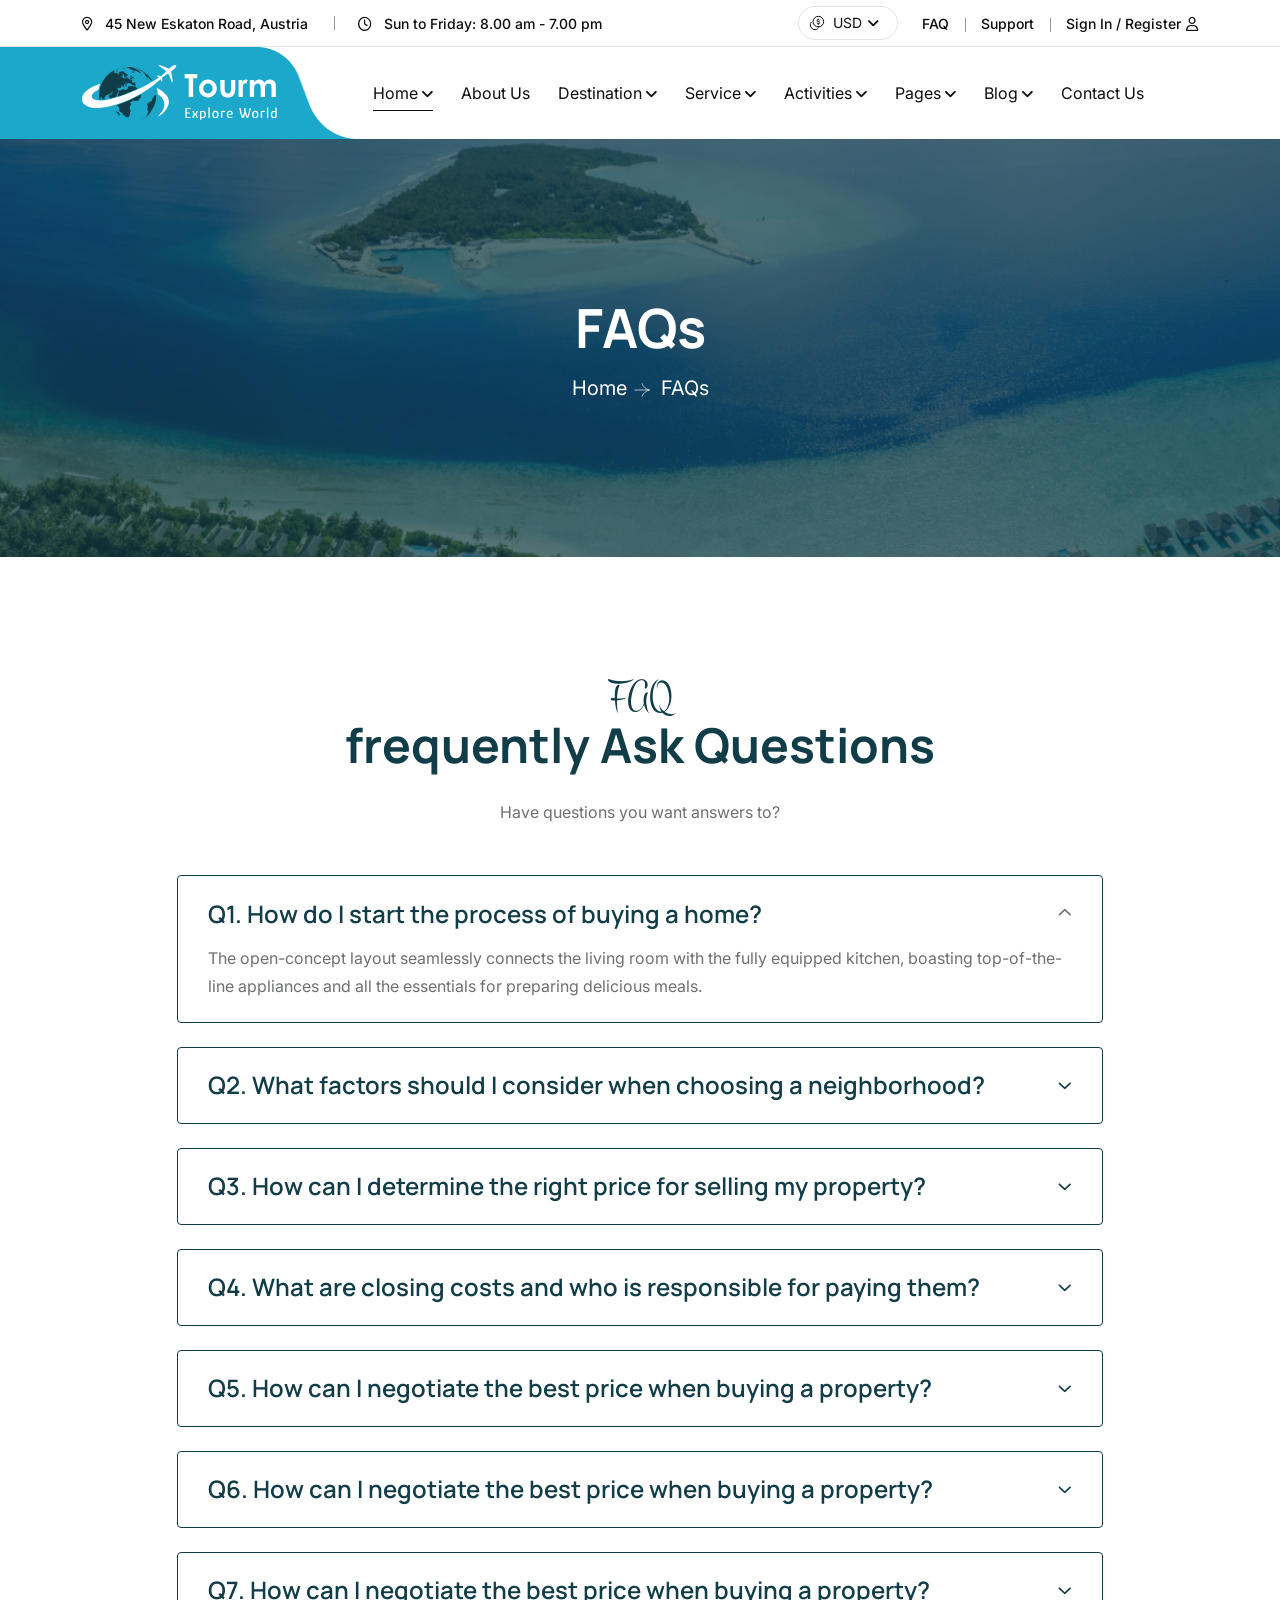
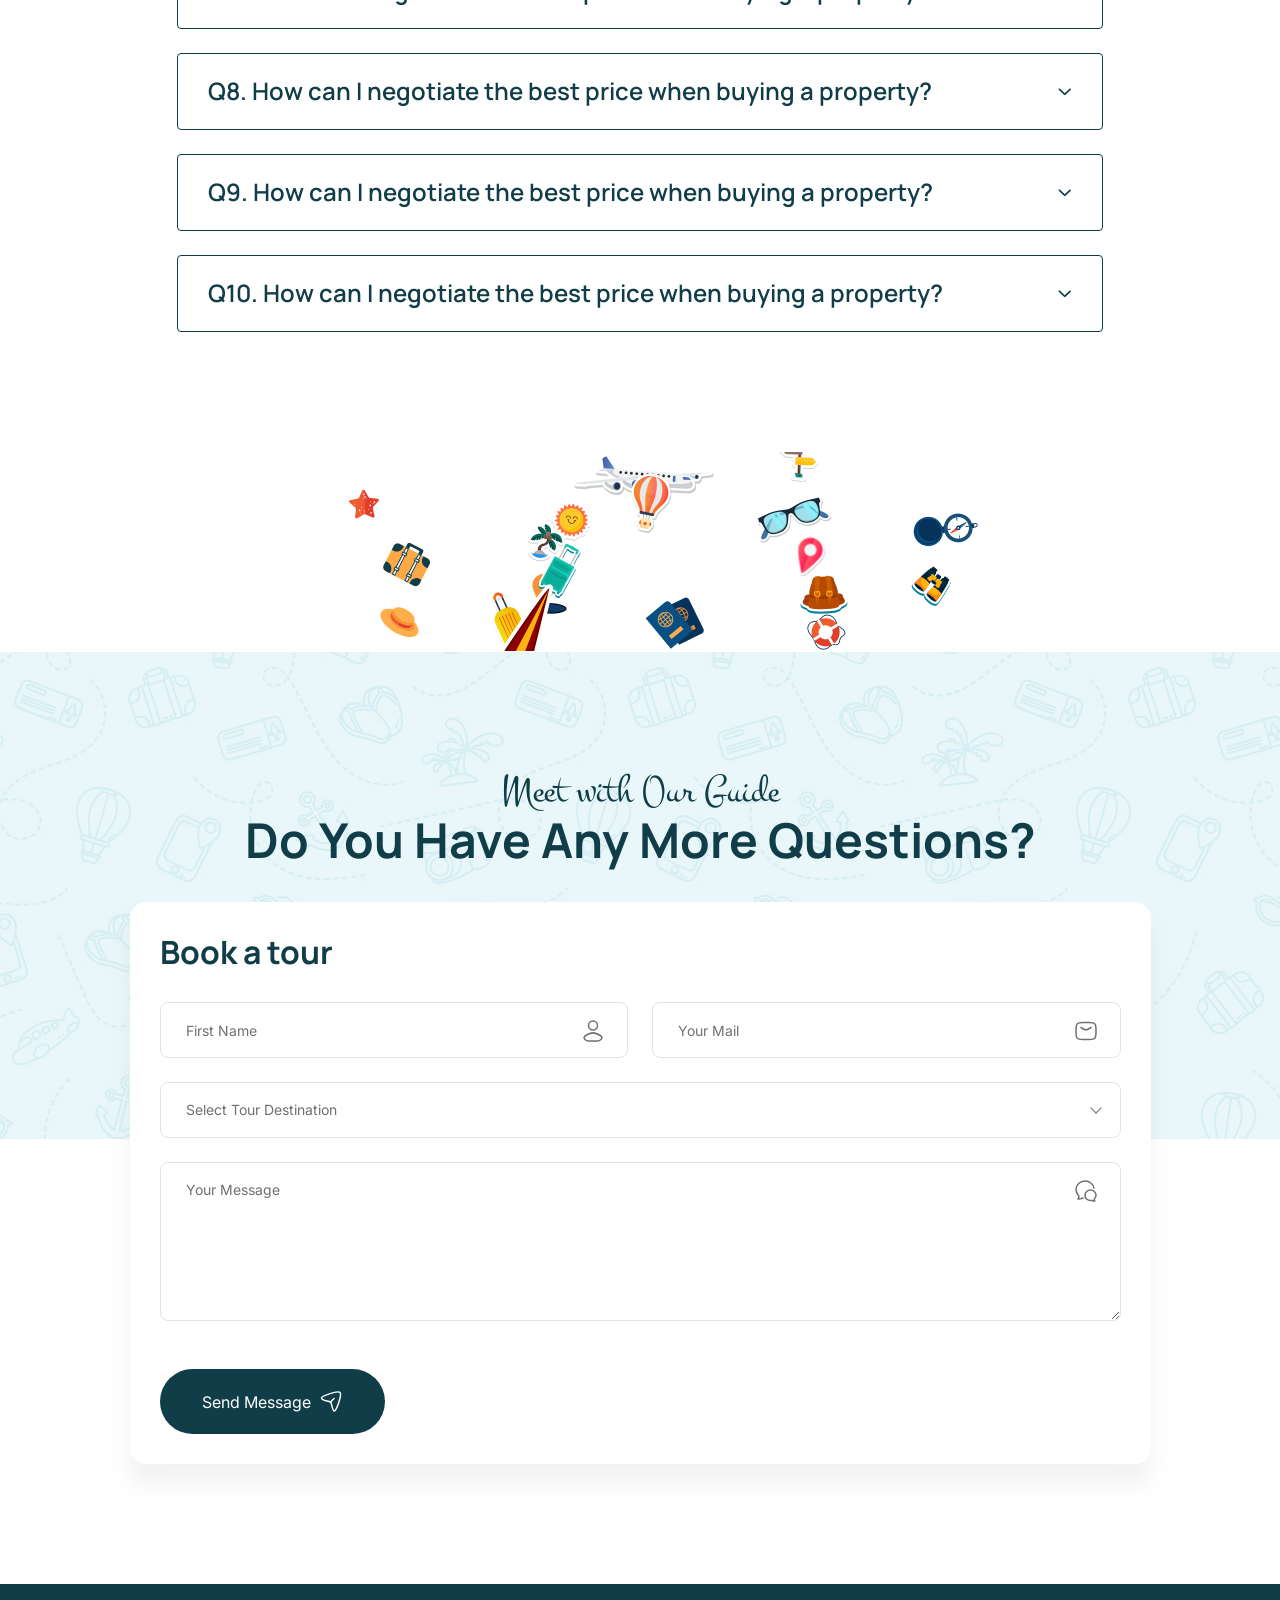
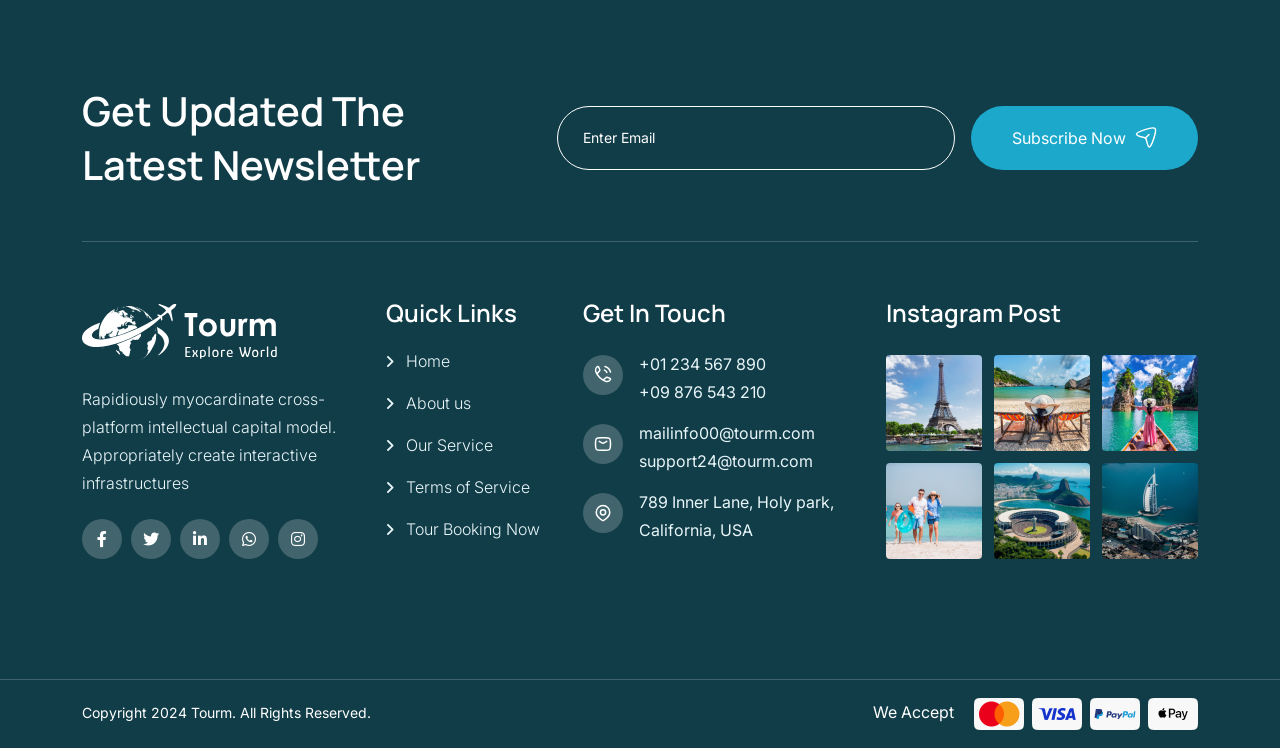
<file: developer-version/faq.html>
<!doctype html>
<html class="no-js" lang="zxx">

<head>
    <meta charset="utf-8">
    <meta http-equiv="x-ua-compatible" content="ie=edge">
    <title>Tourm - Travel & Tour Booking Agency HTML Template - Faq</title>
    <meta name="author" content="Tourm">
    <meta name="description" content="Tourm - Travel & Tour Booking Agency HTML Template ">
    <meta name="keywords" content="Tourm - Travel & Tour Booking Agency HTML Template ">
    <meta name="robots" content="INDEX,FOLLOW">

    <!-- Mobile Specific Metas -->
    <meta name="viewport" content="width=device-width, initial-scale=1, shrink-to-fit=no">

    <!-- Favicons - Place favicon.ico in the root directory -->
    <link rel="apple-touch-icon" sizes="57x57" href="assets/img/favicons/apple-icon-57x57.png">
    <link rel="apple-touch-icon" sizes="60x60" href="assets/img/favicons/apple-icon-60x60.png">
    <link rel="apple-touch-icon" sizes="72x72" href="assets/img/favicons/apple-icon-72x72.png">
    <link rel="apple-touch-icon" sizes="76x76" href="assets/img/favicons/apple-icon-76x76.png">
    <link rel="apple-touch-icon" sizes="114x114" href="assets/img/favicons/apple-icon-114x114.png">
    <link rel="apple-touch-icon" sizes="120x120" href="assets/img/favicons/apple-icon-120x120.png">
    <link rel="apple-touch-icon" sizes="144x144" href="assets/img/favicons/apple-icon-144x144.png">
    <link rel="apple-touch-icon" sizes="152x152" href="assets/img/favicons/apple-icon-152x152.png">
    <link rel="apple-touch-icon" sizes="180x180" href="assets/img/favicons/apple-icon-180x180.png">
    <link rel="icon" type="image/png" sizes="192x192" href="assets/img/favicons/android-icon-192x192.png">
    <link rel="icon" type="image/png" sizes="32x32" href="assets/img/favicons/favicon-32x32.png">
    <link rel="icon" type="image/png" sizes="96x96" href="assets/img/favicons/favicon-96x96.png">
    <link rel="icon" type="image/png" sizes="16x16" href="assets/img/favicons/favicon-16x16.png">
    <link rel="manifest" href="assets/img/favicons/manifest.json">
    <meta name="msapplication-TileColor" content="#ffffff">
    <meta name="msapplication-TileImage" content="assets/img/favicons/ms-icon-144x144.png">
    <meta name="theme-color" content="#ffffff">

    <!--==============================
	  Google Fonts
	============================== -->
    <link rel="preconnect" href="https://fonts.googleapis.com">
    <link rel="preconnect" href="https://fonts.gstatic.com" crossorigin>
    <link rel="preconnect" href="https://fonts.googleapis.com">
    <link rel="preconnect" href="https://fonts.gstatic.com" crossorigin>
    <link href="https://fonts.googleapis.com/css2?family=Inter:wght@100..900&family=Manrope:wght@200..800&family=Montez&display=swap" rel="stylesheet">

    <!--==============================
	    All CSS File
	============================== -->
    <!-- Bootstrap -->
    <link rel="stylesheet" href="assets/css/bootstrap.min.css">
    <!-- Fontawesome Icon -->
    <link rel="stylesheet" href="assets/css/fontawesome.min.css">
    <!-- Magnific Popup -->
    <link rel="stylesheet" href="assets/css/magnific-popup.min.css">

    <!-- Swiper css -->
    <link rel="stylesheet" href="assets/css/swiper-bundle.min.css">
    <!-- Theme Custom CSS -->
    <link rel="stylesheet" href="assets/css/style.css">

</head>

<body>

    <!--[if lte IE 9]>
    	<p class="browserupgrade">You are using an <strong>outdated</strong> browser. Please <a href="https://browsehappy.com/">upgrade your browser</a> to improve your experience and security.</p>
  	<![endif]-->


    <!--********************************
   		Code Start From Here 
	******************************** -->

    <div class="magic-cursor relative z-10">
        <div class="cursor"></div>
        <div class="cursor-follower"></div>
    </div>


    <!--==============================
     Preloader
  ==============================-->
    <div id="preloader" class="preloader ">
        <button class="th-btn preloaderCls">Cancel Preloader </button>
        <div class="preloader-inner">
            <img src="assets/img/logo3.svg" alt="">
        </div>

        <div id="loader" class="th-preloader">
            <div class="animation-preloader">
                <div class="txt-loading">
                    <span preloader-text="T" class="characters">T </span>

                    <span preloader-text="O" class="characters">O </span>

                    <span preloader-text="U" class="characters">U </span>

                    <span preloader-text="R" class="characters">R </span>

                    <span preloader-text="M" class="characters">M </span>
                </div>
            </div>
        </div>

    </div> <!--==============================
    Sidemenu
============================== -->
    <div class="sidemenu-wrapper sidemenu-info ">
        <div class="sidemenu-content">
            <button class="closeButton sideMenuCls"><i class="far fa-times"></i></button>
            <div class="widget  ">
                <div class="th-widget-about">
                    <div class="about-logo">
                        <a href="home-travel.html"><img src="assets/img/logo2.svg" alt="Tourm"></a>
                    </div>
                    <p class="about-text">Rapidiously myocardinate cross-platform intellectual capital model. Appropriately create interactive infrastructures</p>
                    <div class="th-social">
                        <a href="https://www.facebook.com/"><i class="fab fa-facebook-f"></i></a>
                        <a href="https://www.twitter.com/"><i class="fab fa-twitter"></i></a>
                        <a href="https://www.linkedin.com/"><i class="fab fa-linkedin-in"></i></a>
                        <a href="https://www.whatsapp.com/"><i class="fab fa-whatsapp"></i></a>
                    </div>
                </div>
            </div>
            <div class="widget  ">
                <h3 class="widget_title">Recent Posts</h3>
                <div class="recent-post-wrap">
                    <div class="recent-post">
                        <div class="media-img">
                            <a href="blog-details.html"><img src="assets/img/blog/recent-post-1-1.jpg" alt="Blog Image"></a>
                        </div>
                        <div class="media-body">
                            <div class="recent-post-meta">
                                <a href="blog.html"><i class="far fa-calendar"></i>24 Jun , 2024</a>
                            </div>
                            <h4 class="post-title"><a class="text-inherit" href="blog-details.html">Where Vision Meets Concrete
                                    Reality</a></h4>
                        </div>
                    </div>
                    <div class="recent-post">
                        <div class="media-img">
                            <a href="blog-details.html"><img src="assets/img/blog/recent-post-1-2.jpg" alt="Blog Image"></a>
                        </div>
                        <div class="media-body">
                            <div class="recent-post-meta">
                                <a href="blog.html"><i class="far fa-calendar"></i>22 Jun , 2024</a>
                            </div>
                            <h4 class="post-title"><a class="text-inherit" href="blog-details.html">Raising the Bar in Construction.</a></h4>
                        </div>
                    </div>
                </div>
            </div>
            <div class="widget  ">
                <h3 class="widget_title">Get In Touch</h3>
                <div class="th-widget-contact">
                    <div class="info-box_text">
                        <div class="icon">
                            <img src="assets/img/icon/phone.svg" alt="img">
                        </div>
                        <div class="details">
                            <p><a href="tel:+01234567890" class="info-box_link">+01 234 567 890</a></p>
                            <p><a href="tel:+09876543210" class="info-box_link">+09 876 543 210</a></p>
                        </div>
                    </div>
                    <div class="info-box_text">
                        <div class="icon">
                            <img src="assets/img/icon/envelope.svg" alt="img">
                        </div>
                        <div class="details">
                            <p><a href="mailto:mailinfo00@tourm.com" class="info-box_link">mailinfo00@tourm.com</a></p>
                            <p><a href="mailto:support24@tourm.com" class="info-box_link">support24@tourm.com</a></p>
                        </div>
                    </div>
                    <div class="info-box_text">
                        <div class="icon"><img src="assets/img/icon/location-dot.svg" alt="img"></div>
                        <div class="details">
                            <p>789 Inner Lane, Holy park, California, USA</p>
                        </div>
                    </div>
                </div>
            </div>
        </div>
    </div>
    <div class="popup-search-box">
        <button class="searchClose"><i class="fal fa-times"></i></button>
        <form action="#">
            <input type="text" placeholder="What are you looking for?">
            <button type="submit"><i class="fal fa-search"></i></button>
        </form>
    </div><!--==============================
    Mobile Menu
  ============================== -->
    <div class="th-menu-wrapper onepage-nav">
        <div class="th-menu-area text-center">
            <button class="th-menu-toggle"><i class="fal fa-times"></i></button>
            <div class="mobile-logo">
                <a href="home-travel.html"><img src="assets/img/logo2.svg" alt="Tourm"></a>
            </div>
            <div class="th-mobile-menu">
                <ul>
                    <li class="menu-item-has-children">
                        <a class="active" href="home-travel.html">Home</a>
                        <ul class="sub-menu">
                            <li><a href="home-travel.html">Home Travel</a></li>
                            <li><a href="home-tour.html">Home Tour</a></li>
                            <li><a href="home-agency.html">Home Agency</a></li>

                        </ul>
                    </li>
                    <li><a href="about.html">About Us</a></li>
                    <li class="menu-item-has-children">
                        <a href="#">Destination</a>
                        <ul class="sub-menu">
                            <li><a href="destination.html">Destination</a></li>
                            <li><a href="destination-details.html">Destination Details</a></li>
                        </ul>
                    </li>
                    <li class="menu-item-has-children">
                        <a href="#">Service</a>
                        <ul class="sub-menu">
                            <li><a href="service.html">Services</a></li>
                            <li><a href="service-details.html">Service Details</a></li>
                        </ul>
                    </li>
                    <li class="menu-item-has-children">
                        <a href="#">Activities</a>
                        <ul class="sub-menu">
                            <li><a href="activities.html">activities</a></li>
                            <li><a href="activities-details.html">activities Details</a></li>
                        </ul>
                    </li>
                    <li class="menu-item-has-children">
                        <a href="#">Pages</a>
                        <ul class="sub-menu">
                            <li class="menu-item-has-children">
                                <a href="#">Shop</a>
                                <ul class="sub-menu">
                                    <li><a href="shop.html">Shop</a></li>
                                    <li><a href="shop-details.html">Shop Details</a></li>
                                    <li><a href="cart.html">Cart Page</a></li>
                                    <li><a href="checkout.html">Checkout</a></li>
                                    <li><a href="wishlist.html">Wishlist</a></li>
                                </ul>
                            </li>

                            <li><a href="gallery.html">Gallery</a></li>
                            <li><a href="tour.html">Our Tour</a></li>
                            <li><a href="tour-details.html">Tour Details</a></li>
                            <li><a href="tour-guide.html">Tour Guider</a></li>
                            <li><a href="tour-guider-details.html">Tour Guider Details</a></li>
                            <li><a href="faq.html">Faq Page</a></li>
                            <li><a href="price.html">Price Package</a></li>
                            <li><a href="error.html">Error Page</a></li>
                        </ul>

                    </li>
                    <li class="menu-item-has-children">
                        <a href="#">Blog</a>
                        <ul class="sub-menu">
                            <li><a href="blog.html">Blog</a></li>
                            <li><a href="blog-details.html">Blog Details</a></li>
                        </ul>
                    </li>
                    <li>
                        <a href="contact.html">Contact us</a>
                    </li>
                </ul>
            </div>
        </div>
    </div><!--==============================
	Header Area
==============================-->
    <header class="th-header header-layout1">
        <div class="header-top">
            <div class="container th-container">
                <div class="row justify-content-center justify-content-xl-between align-items-center">
                    <div class="col-auto d-none d-md-block">
                        <div class="header-links">
                            <ul>
                                <li class="d-none d-xl-inline-block"><i class="fa-sharp fa-regular  fa-location-dot"></i>
                                    <span>45 New Eskaton Road, Austria</span>
                                </li>
                                <li class="d-none d-xl-inline-block"><i class="fa-regular fa-clock"></i>
                                    <span>Sun to Friday: 8.00 am - 7.00 pm</span>
                                </li>
                            </ul>
                        </div>
                    </div>
                    <div class="col-auto">
                        <div class="header-right">
                            <div class="currency-menu">
                                <img src="assets/img/icon/dollar.svg" alt="">
                                <select class="form-select nice-select">
                                    <option selected="">USD</option>
                                    <option>CNY</option>
                                    <option>EUR</option>
                                    <option>AUD</option>
                                </select>
                            </div>
                            <div class="header-links">
                                <ul>
                                    <li class="d-none d-md-inline-block"><a href="faq.html">FAQ</a></li>
                                    <li class="d-none d-md-inline-block"><a href="contact.html">Support</a></li>
                                    <li><a href="#login-form" class="popup-content">Sign In / Register<i class="fa-regular fa-user"></i></a>
                                    </li>
                                </ul>
                            </div>
                        </div>
                    </div>
                </div>
            </div>
        </div>
        <div class="sticky-wrapper">
            <!-- Main Menu Area -->
            <div class="menu-area">
                <div class="container th-container">
                    <div class="row align-items-center justify-content-between">
                        <div class="col-auto">
                            <div class="header-logo">
                                <a href="home-travel.html"><img src="assets/img/logo.svg" alt="Tourm"></a>
                            </div>
                        </div>
                        <div class="col-auto me-xl-auto">
                            <nav class="main-menu d-none d-xl-inline-block">
                                <ul>
                                    <li class="menu-item-has-children">
                                        <a class="active" href="home-travel.html">Home</a>
                                        <ul class="sub-menu">
                                            <li><a href="home-travel.html">Home Travel</a></li>
                                            <li><a href="home-tour.html">Home Tour</a></li>
                                            <li><a href="home-agency.html">Home Agency</a></li>

                                        </ul>
                                    </li>
                                    <li><a href="about.html">About Us</a></li>
                                    <li class="menu-item-has-children">
                                        <a href="#">Destination</a>
                                        <ul class="sub-menu">
                                            <li><a href="destination.html">Destination</a></li>
                                            <li><a href="destination-details.html">Destination Details</a></li>
                                        </ul>
                                    </li>
                                    <li class="menu-item-has-children">
                                        <a href="#">Service</a>
                                        <ul class="sub-menu">
                                            <li><a href="service.html">Services</a></li>
                                            <li><a href="service-details.html">Service Details</a></li>
                                        </ul>
                                    </li>
                                    <li class="menu-item-has-children">
                                        <a href="#">Activities</a>
                                        <ul class="sub-menu">
                                            <li><a href="activities.html">activities</a></li>
                                            <li><a href="activities-details.html">activities Details</a></li>
                                        </ul>
                                    </li>
                                    <li class="menu-item-has-children">
                                        <a href="#">Pages</a>
                                        <ul class="sub-menu">
                                            <li class="menu-item-has-children">
                                                <a href="#">Shop</a>
                                                <ul class="sub-menu">
                                                    <li><a href="shop.html">Shop</a></li>
                                                    <li><a href="shop-details.html">Shop Details</a></li>
                                                    <li><a href="cart.html">Cart Page</a></li>
                                                    <li><a href="checkout.html">Checkout</a></li>
                                                    <li><a href="wishlist.html">Wishlist</a></li>
                                                </ul>
                                            </li>

                                            <li><a href="gallery.html">Gallery</a></li>
                                            <li><a href="tour.html">Our Tour</a></li>
                                            <li><a href="tour-details.html">Tour Details</a></li>
                                            <li><a href="tour-guide.html">Tour Guider</a></li>
                                            <li><a href="tour-guider-details.html">Tour Guider Details</a></li>
                                            <li><a href="faq.html">Faq Page</a></li>
                                            <li><a href="price.html">Price Package</a></li>
                                            <li><a href="error.html">Error Page</a></li>
                                        </ul>

                                    </li>
                                    <li class="menu-item-has-children">
                                        <a href="#">Blog</a>
                                        <ul class="sub-menu">
                                            <li><a href="blog.html">Blog</a></li>
                                            <li><a href="blog-details.html">Blog Details</a></li>
                                        </ul>
                                    </li>
                                    <li>
                                        <a href="contact.html">Contact us</a>
                                    </li>
                                </ul>
                            </nav>
                            <button type="button" class="th-menu-toggle d-block d-xl-none"><i class="far fa-bars"></i></button>
                        </div>
                        <div class="col-auto d-none d-xl-block">
                            <div class="header-button">
                                <a href="contact.html" class="th-btn style3 th-icon">Book Now</a>

                            </div>
                        </div>
                    </div>
                </div>
                <div class="logo-bg" data-mask-src="assets/img/logo_bg_mask.png"></div>
            </div>
        </div>
    </header>
    <!--==============================
    Breadcumb
============================== -->
    <div class="breadcumb-wrapper " data-bg-src="assets/img/bg/breadcumb-bg.jpg">
        <div class="container">
            <div class="breadcumb-content">
                <h1 class="breadcumb-title">FAQs</h1>
                <ul class="breadcumb-menu">
                    <li><a href="home-travel.html">Home</a></li>
                    <li>FAQs</li>
                </ul>
            </div>
        </div>
    </div><!--==============================
Faq Area
==============================-->
    <div class="space-top space-extra-bottom">
        <div class="container">
            <div class="row justify-content-center">
                <div class="col-xl-7">
                    <div class="title-area text-center">
                        <span class="sub-title">FAQ</span>
                        <h2 class="sec-title">frequently Ask Questions</h2>
                        <p>Have questions you want answers to?</p>
                    </div>
                </div>
            </div>
            <div class="row">
                <div class="col-lg-10 offset-lg-1">
                    <div class="accordion-area accordion mb-30" id="faqAccordion">


                        <div class="accordion-card style2 active">
                            <div class="accordion-header" id="collapse-item-1">
                                <button class="accordion-button " type="button" data-bs-toggle="collapse" data-bs-target="#collapse-1" aria-expanded="true" aria-controls="collapse-1">Q1. How do I start the process of buying a home?</button>
                            </div>
                            <div id="collapse-1" class="accordion-collapse collapse show" aria-labelledby="collapse-item-1" data-bs-parent="#faqAccordion">
                                <div class="accordion-body style2">
                                    <p class="faq-text">The open-concept layout seamlessly connects the living room with the fully equipped kitchen, boasting top-of-the-line appliances and all the essentials for preparing delicious meals.</p>
                                </div>
                            </div>
                        </div>


                        <div class="accordion-card style2 ">
                            <div class="accordion-header" id="collapse-item-2">
                                <button class="accordion-button collapsed" type="button" data-bs-toggle="collapse" data-bs-target="#collapse-2" aria-expanded="false" aria-controls="collapse-2">Q2. What factors should I consider when choosing a neighborhood?</button>
                            </div>
                            <div id="collapse-2" class="accordion-collapse collapse " aria-labelledby="collapse-item-2" data-bs-parent="#faqAccordion">
                                <div class="accordion-body style2">
                                    <p class="faq-text">The responsibility for paying closing costs can vary depending on the terms negotiated between the buyer and the seller, as well as local customs and regulations. In some cases</p>
                                </div>
                            </div>
                        </div>


                        <div class="accordion-card style2 ">
                            <div class="accordion-header" id="collapse-item-3">
                                <button class="accordion-button collapsed" type="button" data-bs-toggle="collapse" data-bs-target="#collapse-3" aria-expanded="false" aria-controls="collapse-3">Q3. How can I determine the right price for selling my property?</button>
                            </div>
                            <div id="collapse-3" class="accordion-collapse collapse " aria-labelledby="collapse-item-3" data-bs-parent="#faqAccordion">
                                <div class="accordion-body style2">
                                    <p class="faq-text">Research the local real estate market to understand current trends, property values, and comparable sales in the area. Knowing the market will give you leverage during negotiations</p>
                                </div>
                            </div>
                        </div>


                        <div class="accordion-card style2 ">
                            <div class="accordion-header" id="collapse-item-4">
                                <button class="accordion-button collapsed" type="button" data-bs-toggle="collapse" data-bs-target="#collapse-4" aria-expanded="false" aria-controls="collapse-4">Q4. What are closing costs and who is responsible for paying them?</button>
                            </div>
                            <div id="collapse-4" class="accordion-collapse collapse " aria-labelledby="collapse-item-4" data-bs-parent="#faqAccordion">
                                <div class="accordion-body style2">
                                    <p class="faq-text">Research the local real estate market to understand current trends, property values, and comparable sales in the area. Knowing the market will give you leverage during negotiations</p>
                                </div>
                            </div>
                        </div>


                        <div class="accordion-card style2 ">
                            <div class="accordion-header" id="collapse-item-5">
                                <button class="accordion-button collapsed" type="button" data-bs-toggle="collapse" data-bs-target="#collapse-5" aria-expanded="false" aria-controls="collapse-5">Q5. How can I negotiate the best price when buying a property?</button>
                            </div>
                            <div id="collapse-5" class="accordion-collapse collapse " aria-labelledby="collapse-item-5" data-bs-parent="#faqAccordion">
                                <div class="accordion-body style2">
                                    <p class="faq-text">Understand the local real estate market trends, recent sales prices of similar properties, and the overall supply and demand dynamics in the area. This knowledge will help you determine a fair market value for the property you're interested in</p>
                                </div>
                            </div>
                        </div>


                        <div class="accordion-card style2 ">
                            <div class="accordion-header" id="collapse-item-6">
                                <button class="accordion-button collapsed" type="button" data-bs-toggle="collapse" data-bs-target="#collapse-6" aria-expanded="false" aria-controls="collapse-6">Q6. How can I negotiate the best price when buying a property?</button>
                            </div>
                            <div id="collapse-6" class="accordion-collapse collapse " aria-labelledby="collapse-item-6" data-bs-parent="#faqAccordion">
                                <div class="accordion-body style2">
                                    <p class="faq-text">Set a realistic budget and stick to it. Consider your financial situation, including your down payment, mortgage pre-approval, and ongoing expenses. Knowing your financial limits will prevent you from overextending yourself during negotiations.</p>
                                </div>
                            </div>
                        </div>


                        <div class="accordion-card style2 ">
                            <div class="accordion-header" id="collapse-item-7">
                                <button class="accordion-button collapsed" type="button" data-bs-toggle="collapse" data-bs-target="#collapse-7" aria-expanded="false" aria-controls="collapse-7">Q7. How can I negotiate the best price when buying a property?</button>
                            </div>
                            <div id="collapse-7" class="accordion-collapse collapse " aria-labelledby="collapse-item-7" data-bs-parent="#faqAccordion">
                                <div class="accordion-body style2">
                                    <p class="faq-text">Identify Your Priorities: Determine your must-have features in a property and prioritize them during negotiations. This will help you focus on what matters most and avoid getting sidetracked by less important aspects of the deal.</p>
                                </div>
                            </div>
                        </div>


                        <div class="accordion-card style2 ">
                            <div class="accordion-header" id="collapse-item-8">
                                <button class="accordion-button collapsed" type="button" data-bs-toggle="collapse" data-bs-target="#collapse-8" aria-expanded="false" aria-controls="collapse-8">Q8. How can I negotiate the best price when buying a property?</button>
                            </div>
                            <div id="collapse-8" class="accordion-collapse collapse " aria-labelledby="collapse-item-8" data-bs-parent="#faqAccordion">
                                <div class="accordion-body style2">
                                    <p class="faq-text">Understand that negotiation is a give-and-take process. Be willing to walk away from a deal if the terms are not favorable or if the seller is not willing to negotiate in good faith. This demonstrates to the seller that you're serious and can sometimes prompt them to reconsider their position.</p>
                                </div>
                            </div>
                        </div>


                        <div class="accordion-card style2 ">
                            <div class="accordion-header" id="collapse-item-9">
                                <button class="accordion-button collapsed" type="button" data-bs-toggle="collapse" data-bs-target="#collapse-9" aria-expanded="false" aria-controls="collapse-9">Q9. How can I negotiate the best price when buying a property?</button>
                            </div>
                            <div id="collapse-9" class="accordion-collapse collapse " aria-labelledby="collapse-item-9" data-bs-parent="#faqAccordion">
                                <div class="accordion-body style2">
                                    <p class="faq-text">Make a competitive but reasonable initial offer based on your research and budget. Include any contingencies or conditions that are important to you, such as a home inspection or financing approval.</p>
                                </div>
                            </div>
                        </div>


                        <div class="accordion-card style2 ">
                            <div class="accordion-header" id="collapse-item-10">
                                <button class="accordion-button collapsed" type="button" data-bs-toggle="collapse" data-bs-target="#collapse-10" aria-expanded="false" aria-controls="collapse-10">Q10. How can I negotiate the best price when buying a property?</button>
                            </div>
                            <div id="collapse-10" class="accordion-collapse collapse " aria-labelledby="collapse-item-10" data-bs-parent="#faqAccordion">
                                <div class="accordion-body style2">
                                    <p class="faq-text"> If you're a qualified buyer with a strong financial position, emphasize this to the seller. Sellers are often more willing to negotiate with buyers who are well-prepared and can demonstrate their ability to close the deal quickly and smoothly.</p>
                                </div>
                            </div>
                        </div>
                    </div>
                </div>
            </div>
        </div>
    </div><!--==============================
elements Area  
==============================-->
    <div class="elements-sec bg-white overflow-hidden">
        <div class="container-fluid">
            <div class="tags-container relative"></div>
        </div>
    </div><!--==============================
Contact Area  
==============================-->
    <div class="bg-top-center space overflow-hidden" data-bg-src="assets/img/bg/tour_bg_3.jpg">
        <div class="container">
            <div class="row justify-content-center">
                <div class="col-lg-11">
                    <div class="">
                        <div class="title-area text-center mb-30">
                            <span class="sub-title style1">Meet with Our Guide</span>
                            <h2 class="sec-title">Do You Have Any More Questions?</h2>
                        </div>
                        <form action="mail.php" method="POST" class="contact-form ajax-contact">
                            <h3 class="sec-title mb-30">Book a tour</h3>
                            <div class="row">
                                <div class="col-md-6 form-group">
                                    <input type="text" class="form-control" name="name" id="name3" placeholder="First Name">
                                    <img src="assets/img/icon/user.svg" alt="">
                                </div>
                                <div class="col-md-6 form-group">
                                    <input type="email" class="form-control" name="email3" id="email3" placeholder="Your Mail">
                                    <img src="assets/img/icon/mail.svg" alt="">
                                </div>
                                <div class="form-group col-12">
                                    <select name="subject" id="subject" class="form-select nice-select">
                                        <option value="Select Tour Destination" selected disabled>Select Tour Destination
                                        </option>
                                        <option value="Africa Adventure">Africa Adventure</option>
                                        <option value="Africa Wild">Africa Wild</option>
                                        <option value="Asia">Asia</option>
                                        <option value="Scandinavia">Scandinavia</option>
                                        <option value="Western Europe">Western Europe</option>
                                    </select>
                                </div>
                                <div class="form-group col-12">
                                    <textarea name="message" id="message" cols="30" rows="3" class="form-control" placeholder="Your Message"></textarea>
                                    <img src="assets/img/icon/chat.svg" alt="">
                                </div>
                                <div class="form-btn col-12 mt-24"><button type="submit" class="th-btn style3">Send message <img src="assets/img/icon/plane.svg" alt=""></button>
                                </div>
                            </div>
                            <p class="form-messages mb-0 mt-3"></p>
                        </form>
                    </div>
                </div>
            </div>
        </div>
    </div><!--==============================
	Footer Area
==============================-->
    <footer class="footer-wrapper bg-title footer-layout2">
        <div class="widget-area">
            <div class="container">
                <div class="newsletter-area">
                    <div class="newsletter-top">
                        <div class="row gy-4 align-items-center">
                            <div class="col-lg-5">
                                <h2 class="newsletter-title text-white text-capitalize mb-0">get updated the latest
                                    newsletter</h2>
                            </div>
                            <div class="col-lg-7">
                                <form class="newsletter-form style2">
                                    <input class="form-control " type="email" placeholder="Enter Email" required="">
                                    <button type="submit" class="th-btn style1">Subscribe Now <img src="assets/img/icon/plane2.svg" alt=""></button>
                                </form>
                            </div>
                        </div>
                    </div>
                </div>
                <div class="row justify-content-between">
                    <div class="col-md-6 col-xl-3">
                        <div class="widget footer-widget">
                            <div class="th-widget-about">
                                <div class="about-logo">
                                    <a href="home-travel.html"><img src="assets/img/logo-white.svg" alt="Tourm"></a>
                                </div>
                                <p class="about-text">Rapidiously myocardinate cross-platform intellectual capital model. Appropriately create interactive infrastructures</p>
                                <div class="th-social">
                                    <a href="https://www.facebook.com/"><i class="fab fa-facebook-f"></i></a>
                                    <a href="https://www.twitter.com/"><i class="fab fa-twitter"></i></a>
                                    <a href="https://www.linkedin.com/"><i class="fab fa-linkedin-in"></i></a>
                                    <a href="https://www.whatsapp.com/"><i class="fab fa-whatsapp"></i></a>
                                    <a href="https://instagram.com/"><i class="fab fa-instagram"></i></a>
                                </div>
                            </div>
                        </div>
                    </div>
                    <div class="col-md-6 col-xl-auto">
                        <div class="widget widget_nav_menu footer-widget">
                            <h3 class="widget_title">Quick Links</h3>
                            <div class="menu-all-pages-container">
                                <ul class="menu">

                                    <li><a href="index.html">Home</a></li>
                                    <li><a href="about.html">About us</a></li>
                                    <li><a href="service.html">Our Service</a></li>
                                    <li><a href="contact.html">Terms of Service</a></li>
                                    <li><a href="contact.html">Tour Booking Now</a></li>
                                </ul>
                            </div>
                        </div>
                    </div>
                    <div class="col-md-6 col-xl-auto">
                        <div class="widget footer-widget">
                            <h3 class="widget_title">Get In Touch</h3>
                            <div class="th-widget-contact">
                                <div class="info-box_text">
                                    <div class="icon">
                                        <img src="assets/img/icon/phone.svg" alt="img">
                                    </div>
                                    <div class="details">
                                        <p><a href="tel:+01234567890" class="info-box_link">+01 234 567 890</a></p>
                                        <p><a href="tel:+09876543210" class="info-box_link">+09 876 543 210</a></p>
                                    </div>
                                </div>
                                <div class="info-box_text">
                                    <div class="icon">
                                        <img src="assets/img/icon/envelope.svg" alt="img">
                                    </div>
                                    <div class="details">
                                        <p><a href="mailto:mailinfo00@tourm.com" class="info-box_link">mailinfo00@tourm.com</a></p>
                                        <p><a href="mailto:support24@tourm.com" class="info-box_link">support24@tourm.com</a></p>
                                    </div>
                                </div>
                                <div class="info-box_text">
                                    <div class="icon"><img src="assets/img/icon/location-dot.svg" alt="img"></div>
                                    <div class="details">
                                        <p>789 Inner Lane, Holy park, California, USA</p>
                                    </div>
                                </div>
                            </div>
                        </div>
                    </div>
                    <div class="col-md-6 col-xl-auto">
                        <div class="widget footer-widget">
                            <h3 class="widget_title">Instagram Post</h3>
                            <div class="sidebar-gallery">
                                <div class="gallery-thumb">
                                    <img src="assets/img/widget/gallery_1_1.jpg" alt="Gallery Image">
                                    <a target="_blank" href="https://www.instagram.com/" class="gallery-btn"><i class="fab fa-instagram"></i></a>
                                </div>
                                <div class="gallery-thumb">
                                    <img src="assets/img/widget/gallery_1_2.jpg" alt="Gallery Image">
                                    <a target="_blank" href="https://www.instagram.com/" class="gallery-btn"><i class="fab fa-instagram"></i></a>
                                </div>
                                <div class="gallery-thumb">
                                    <img src="assets/img/widget/gallery_1_3.jpg" alt="Gallery Image">
                                    <a target="_blank" href="https://www.instagram.com/" class="gallery-btn"><i class="fab fa-instagram"></i></a>
                                </div>
                                <div class="gallery-thumb">
                                    <img src="assets/img/widget/gallery_1_4.jpg" alt="Gallery Image">
                                    <a target="_blank" href="https://www.instagram.com/" class="gallery-btn"><i class="fab fa-instagram"></i></a>
                                </div>
                                <div class="gallery-thumb">
                                    <img src="assets/img/widget/gallery_1_5.jpg" alt="Gallery Image">
                                    <a target="_blank" href="https://www.instagram.com/" class="gallery-btn"><i class="fab fa-instagram"></i></a>
                                </div>
                                <div class="gallery-thumb">
                                    <img src="assets/img/widget/gallery_1_6.jpg" alt="Gallery Image">
                                    <a target="_blank" href="https://www.instagram.com/" class="gallery-btn"><i class="fab fa-instagram"></i></a>
                                </div>
                            </div>
                        </div>
                    </div>
                </div>
            </div>
        </div>
        <div class="copyright-wrap">
            <div class="container">
                <div class="row justify-content-between align-items-center">
                    <div class="col-md-6">
                        <p class="copyright-text">Copyright 2024 <a href="home-travel.html">Tourm</a>. All Rights Reserved.</p>
                    </div>
                    <div class="col-md-6 text-end d-none d-md-block">
                        <div class="footer-card">
                            <span class="title">We Accept</span>
                            <img src="assets/img/shape/cards.png" alt="">
                        </div>
                    </div>
                </div>

            </div>
        </div>
        <div class="shape-mockup movingX d-none d-xxl-block" data-top="24%" data-left="5%">
            <img src="assets/img/shape/shape_8.png" alt="shape">
        </div>
    </footer>

    <!--********************************
			Code End  Here 
	******************************** -->

    <!-- Scroll To Top -->
    <div class="scroll-top">
        <svg class="progress-circle svg-content" width="100%" height="100%" viewBox="-1 -1 102 102">
            <path d="M50,1 a49,49 0 0,1 0,98 a49,49 0 0,1 0,-98" style="transition: stroke-dashoffset 10ms linear 0s; stroke-dasharray: 307.919, 307.919; stroke-dashoffset: 307.919;">
            </path>
        </svg>
    </div>
    <!--==============================
modal Area  
==============================-->
    <div id="login-form" class="popup-login-register mfp-hide">
        <ul class="nav" id="pills-tab" role="tablist">
            <li class="nav-item" role="presentation">
                <button class="nav-menu" id="pills-home-tab" data-bs-toggle="pill" data-bs-target="#pills-home" type="button" role="tab" aria-controls="pills-home" aria-selected="false">Login</button>
            </li>
            <li class="nav-item" role="presentation">
                <button class="nav-menu active" id="pills-profile-tab" data-bs-toggle="pill" data-bs-target="#pills-profile" type="button" role="tab" aria-controls="pills-profile" aria-selected="true">Register</button>
            </li>
        </ul>
        <div class="tab-content" id="pills-tabContent">
            <div class="tab-pane fade" id="pills-home" role="tabpanel" aria-labelledby="pills-home-tab">
                <h3 class="box-title mb-30">Sign in to your account</h3>
                <div class="th-login-form">
                    <form action="mail.php" method="POST" class="login-form ajax-contact">
                        <div class="row">
                            <div class="form-group col-12">
                                <label>Username or email</label>
                                <input type="text" class="form-control" name="email" id="email" required="required">
                            </div>
                            <div class="form-group col-12">
                                <label>Password</label>
                                <input type="password" class="form-control" name="pasword" id="pasword" required="required">
                            </div>

                            <div class="form-btn mb-20 col-12">
                                <button class="th-btn btn-fw th-radius2 ">Send Message</button>
                            </div>
                        </div>
                        <div id="forgot_url">
                            <a href="my-account.html">Forgot password?</a>
                        </div>
                        <p class="form-messages mb-0 mt-3"></p>
                    </form>
                </div>
            </div>
            <div class="tab-pane fade active show" id="pills-profile" role="tabpanel" aria-labelledby="pills-profile-tab">
                <h3 class="th-form-title mb-30">Sign in to your account</h3>
                <form action="mail.php" method="POST" class="login-form ajax-contact">
                    <div class="row">
                        <div class="form-group col-12">
                            <label>Username*</label>
                            <input type="text" class="form-control" name="usename" id="usename" required="required">
                        </div>
                        <div class="form-group col-12">
                            <label>First name*</label>
                            <input type="text" class="form-control" name="firstname" id="firstname" required="required">
                        </div>
                        <div class="form-group col-12">
                            <label>Last name*</label>
                            <input type="text" class="form-control" name="lastname" id="lastname" required="required">
                        </div>
                        <div class="form-group col-12">
                            <label for="new_email">Your email*</label>
                            <input type="text" class="form-control" name="new_email" id="new_email" required="required">
                        </div>
                        <div class="form-group col-12">
                            <label for="new_email_confirm">Confirm email*</label>
                            <input type="text" class="form-control" name="new_email_confirm" id="new_email_confirm" required="required">
                        </div>
                        <div class="statement">
                            <span class="register-notes">A password will be emailed to you.</span>
                        </div>

                        <div class="form-btn mt-20 col-12">
                            <button class="th-btn btn-fw th-radius2 ">Sign up</button>
                        </div>
                    </div>
                    <p class="form-messages mb-0 mt-3"></p>
                </form>
            </div>
        </div>
    </div>

    <!--==============================
    All Js File
============================== -->
    <!-- Jquery -->
    <!-- Jquery -->
    <script src="assets/js/vendor/jquery-3.6.0.min.js"></script>
    <!-- Swiper Js -->
    <script src="assets/js/swiper-bundle.min.js"></script>
    <!-- Bootstrap -->
    <script src="assets/js/bootstrap.min.js"></script>
    <!-- Magnific Popup -->
    <script src="assets/js/jquery.magnific-popup.min.js"></script>
    <!-- Counter Up -->
    <script src="assets/js/jquery.counterup.min.js"></script>
    <!-- Range Slider -->
    <script src="assets/js/jquery-ui.min.js"></script>
    <!-- imagesloaded -->
    <script src="assets/js/imagesloaded.pkgd.min.js"></script>
    <!-- isotope -->
    <script src="assets/js/isotope.pkgd.min.js"></script>
    <!-- gsap -->
    <script src="assets/js/gsap.min.js"></script>

    <!-- circle-progress -->
    <script src="assets/js/circle-progress.js"></script>

    <script src="assets/js/matter.min.js"></script>
    <script src="assets/js/matterjs-custom.js"></script>


    <!-- nice select -->
    <script src="assets/js/nice-select.min.js"></script>




    <!-- Main Js File -->
    <script src="assets/js/main.js"></script>
</body>

</html>
</file>
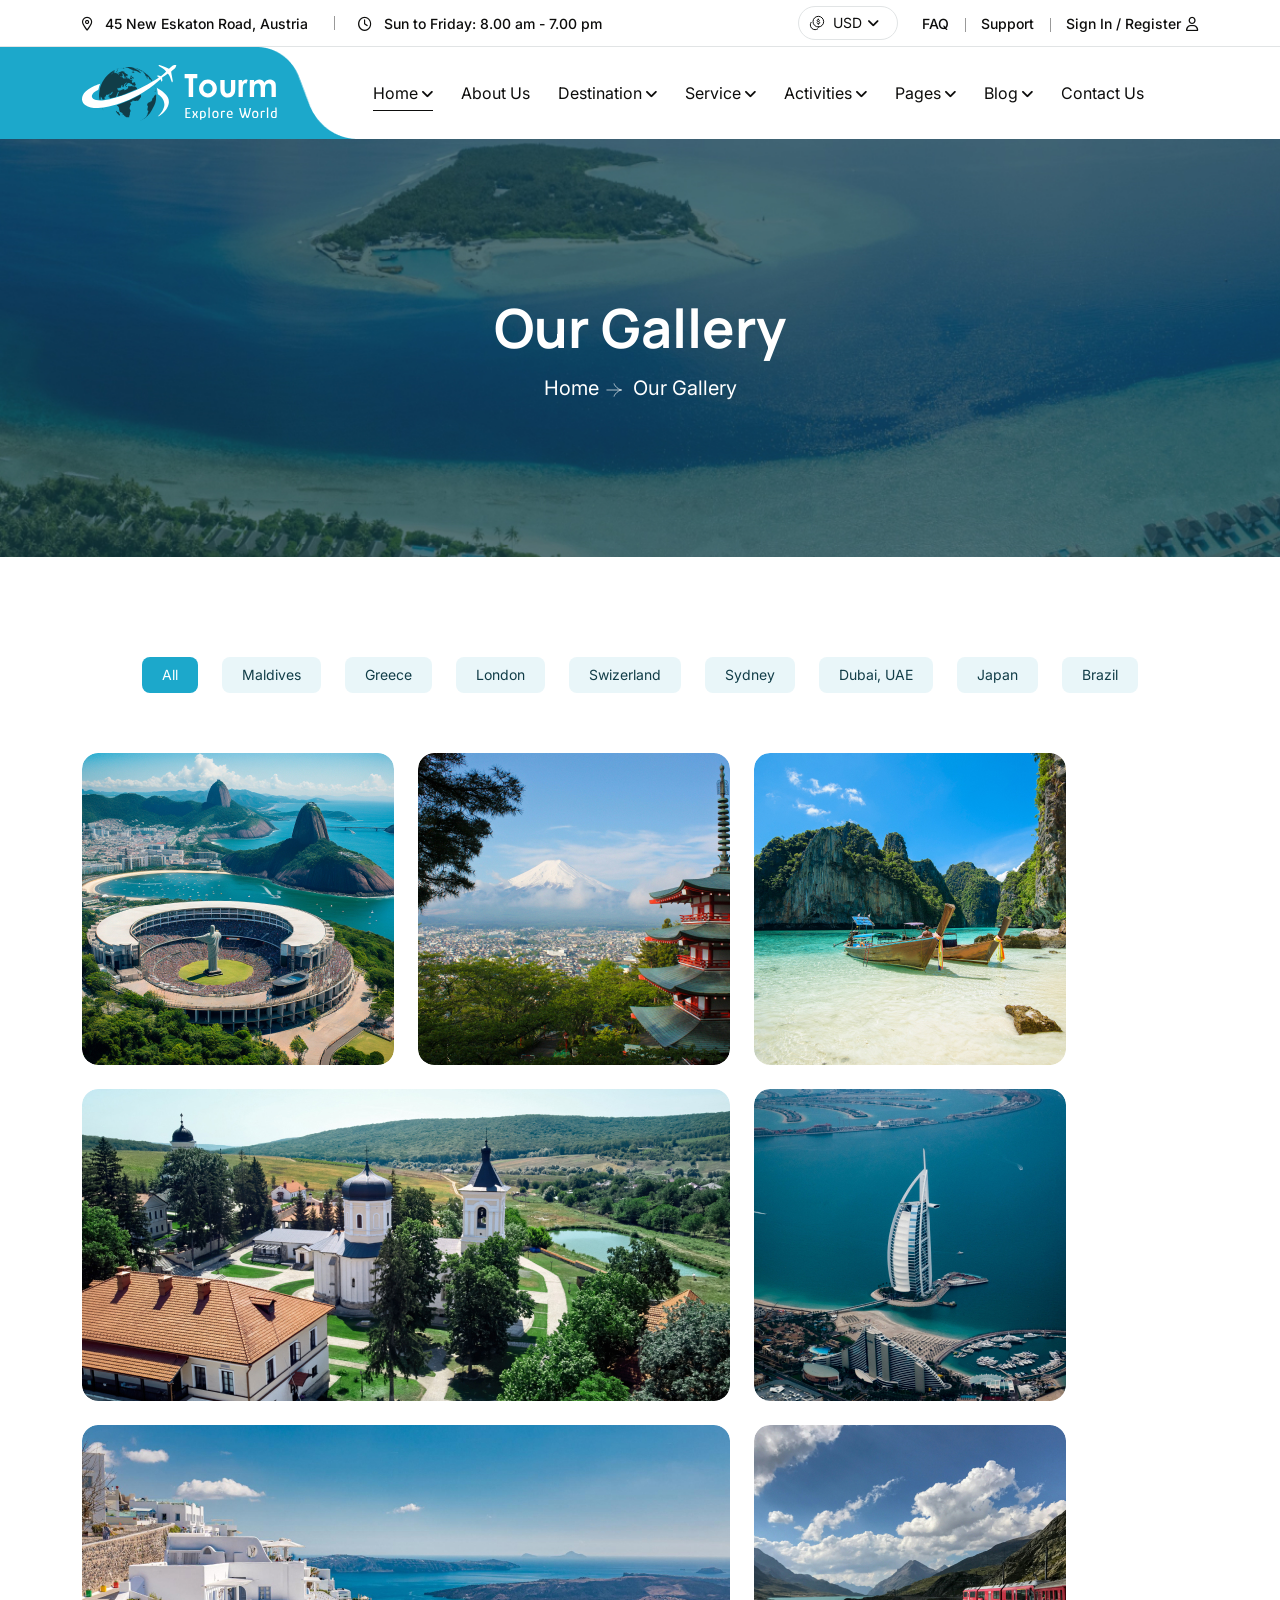
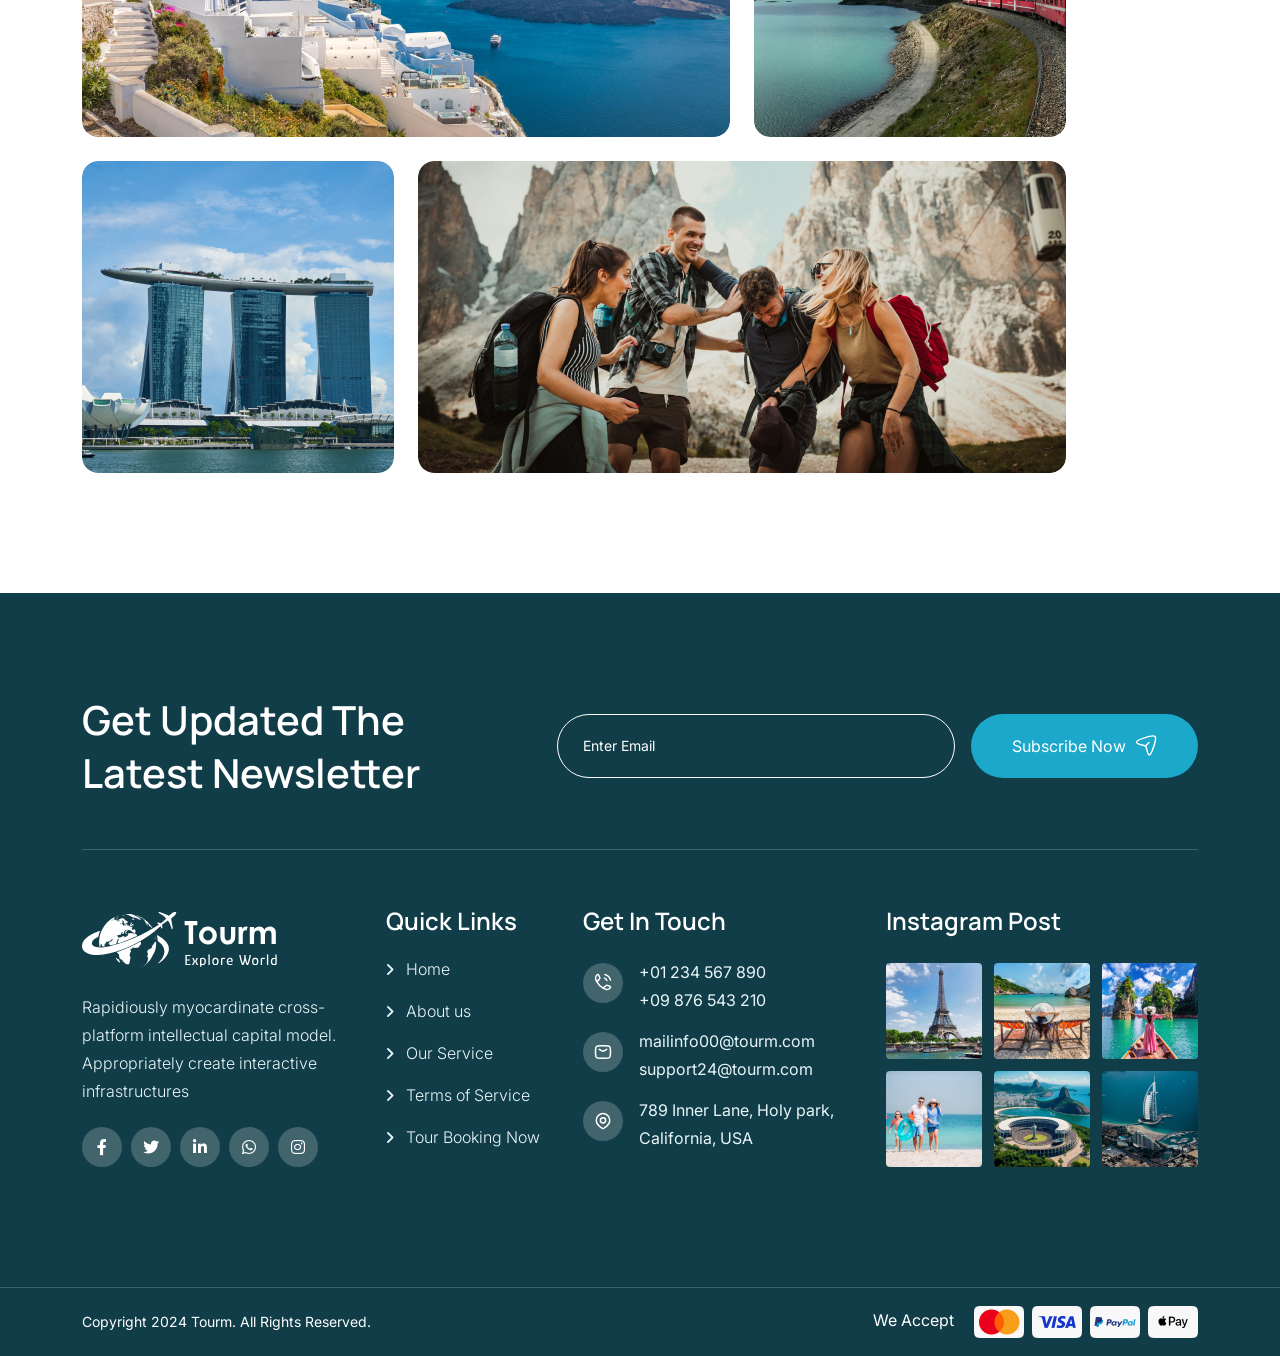
<file: developer-version/gallery.html>
<!doctype html>
<html class="no-js" lang="zxx">

<head>
    <meta charset="utf-8">
    <meta http-equiv="x-ua-compatible" content="ie=edge">
    <title>Tourm - Travel & Tour Booking Agency HTML Template - Our Gallery</title>
    <meta name="author" content="Tourm">
    <meta name="description" content="Tourm - Travel & Tour Booking Agency HTML Template ">
    <meta name="keywords" content="Tourm - Travel & Tour Booking Agency HTML Template ">
    <meta name="robots" content="INDEX,FOLLOW">

    <!-- Mobile Specific Metas -->
    <meta name="viewport" content="width=device-width, initial-scale=1, shrink-to-fit=no">

    <!-- Favicons - Place favicon.ico in the root directory -->
    <link rel="apple-touch-icon" sizes="57x57" href="assets/img/favicons/apple-icon-57x57.png">
    <link rel="apple-touch-icon" sizes="60x60" href="assets/img/favicons/apple-icon-60x60.png">
    <link rel="apple-touch-icon" sizes="72x72" href="assets/img/favicons/apple-icon-72x72.png">
    <link rel="apple-touch-icon" sizes="76x76" href="assets/img/favicons/apple-icon-76x76.png">
    <link rel="apple-touch-icon" sizes="114x114" href="assets/img/favicons/apple-icon-114x114.png">
    <link rel="apple-touch-icon" sizes="120x120" href="assets/img/favicons/apple-icon-120x120.png">
    <link rel="apple-touch-icon" sizes="144x144" href="assets/img/favicons/apple-icon-144x144.png">
    <link rel="apple-touch-icon" sizes="152x152" href="assets/img/favicons/apple-icon-152x152.png">
    <link rel="apple-touch-icon" sizes="180x180" href="assets/img/favicons/apple-icon-180x180.png">
    <link rel="icon" type="image/png" sizes="192x192" href="assets/img/favicons/android-icon-192x192.png">
    <link rel="icon" type="image/png" sizes="32x32" href="assets/img/favicons/favicon-32x32.png">
    <link rel="icon" type="image/png" sizes="96x96" href="assets/img/favicons/favicon-96x96.png">
    <link rel="icon" type="image/png" sizes="16x16" href="assets/img/favicons/favicon-16x16.png">
    <link rel="manifest" href="assets/img/favicons/manifest.json">
    <meta name="msapplication-TileColor" content="#ffffff">
    <meta name="msapplication-TileImage" content="assets/img/favicons/ms-icon-144x144.png">
    <meta name="theme-color" content="#ffffff">

    <!--==============================
	  Google Fonts
	============================== -->
    <link rel="preconnect" href="https://fonts.googleapis.com">
    <link rel="preconnect" href="https://fonts.gstatic.com" crossorigin>
    <link rel="preconnect" href="https://fonts.googleapis.com">
    <link rel="preconnect" href="https://fonts.gstatic.com" crossorigin>
    <link href="https://fonts.googleapis.com/css2?family=Inter:wght@100..900&family=Manrope:wght@200..800&family=Montez&display=swap" rel="stylesheet">

    <!--==============================
	    All CSS File
	============================== -->
    <!-- Bootstrap -->
    <link rel="stylesheet" href="assets/css/bootstrap.min.css">
    <!-- Fontawesome Icon -->
    <link rel="stylesheet" href="assets/css/fontawesome.min.css">
    <!-- Magnific Popup -->
    <link rel="stylesheet" href="assets/css/magnific-popup.min.css">

    <!-- Swiper css -->
    <link rel="stylesheet" href="assets/css/swiper-bundle.min.css">
    <!-- Theme Custom CSS -->
    <link rel="stylesheet" href="assets/css/style.css">

</head>

<body>

    <!--[if lte IE 9]>
    	<p class="browserupgrade">You are using an <strong>outdated</strong> browser. Please <a href="https://browsehappy.com/">upgrade your browser</a> to improve your experience and security.</p>
  	<![endif]-->


    <!--********************************
   		Code Start From Here 
	******************************** -->

    <div class="magic-cursor relative z-10">
        <div class="cursor"></div>
        <div class="cursor-follower"></div>
    </div>


    <!--==============================
     Preloader
  ==============================-->
    <div id="preloader" class="preloader ">
        <button class="th-btn preloaderCls">Cancel Preloader </button>
        <div class="preloader-inner">
            <img src="assets/img/logo3.svg" alt="">
        </div>

        <div id="loader" class="th-preloader">
            <div class="animation-preloader">
                <div class="txt-loading">
                    <span preloader-text="T" class="characters">T </span>

                    <span preloader-text="O" class="characters">O </span>

                    <span preloader-text="U" class="characters">U </span>

                    <span preloader-text="R" class="characters">R </span>

                    <span preloader-text="M" class="characters">M </span>
                </div>
            </div>
        </div>

    </div> <!--==============================
    Sidemenu
============================== -->
    <div class="sidemenu-wrapper sidemenu-info ">
        <div class="sidemenu-content">
            <button class="closeButton sideMenuCls"><i class="far fa-times"></i></button>
            <div class="widget  ">
                <div class="th-widget-about">
                    <div class="about-logo">
                        <a href="home-travel.html"><img src="assets/img/logo2.svg" alt="Tourm"></a>
                    </div>
                    <p class="about-text">Rapidiously myocardinate cross-platform intellectual capital model. Appropriately create interactive infrastructures</p>
                    <div class="th-social">
                        <a href="https://www.facebook.com/"><i class="fab fa-facebook-f"></i></a>
                        <a href="https://www.twitter.com/"><i class="fab fa-twitter"></i></a>
                        <a href="https://www.linkedin.com/"><i class="fab fa-linkedin-in"></i></a>
                        <a href="https://www.whatsapp.com/"><i class="fab fa-whatsapp"></i></a>
                    </div>
                </div>
            </div>
            <div class="widget  ">
                <h3 class="widget_title">Recent Posts</h3>
                <div class="recent-post-wrap">
                    <div class="recent-post">
                        <div class="media-img">
                            <a href="blog-details.html"><img src="assets/img/blog/recent-post-1-1.jpg" alt="Blog Image"></a>
                        </div>
                        <div class="media-body">
                            <div class="recent-post-meta">
                                <a href="blog.html"><i class="far fa-calendar"></i>24 Jun , 2024</a>
                            </div>
                            <h4 class="post-title"><a class="text-inherit" href="blog-details.html">Where Vision Meets Concrete
                                    Reality</a></h4>
                        </div>
                    </div>
                    <div class="recent-post">
                        <div class="media-img">
                            <a href="blog-details.html"><img src="assets/img/blog/recent-post-1-2.jpg" alt="Blog Image"></a>
                        </div>
                        <div class="media-body">
                            <div class="recent-post-meta">
                                <a href="blog.html"><i class="far fa-calendar"></i>22 Jun , 2024</a>
                            </div>
                            <h4 class="post-title"><a class="text-inherit" href="blog-details.html">Raising the Bar in Construction.</a></h4>
                        </div>
                    </div>
                </div>
            </div>
            <div class="widget  ">
                <h3 class="widget_title">Get In Touch</h3>
                <div class="th-widget-contact">
                    <div class="info-box_text">
                        <div class="icon">
                            <img src="assets/img/icon/phone.svg" alt="img">
                        </div>
                        <div class="details">
                            <p><a href="tel:+01234567890" class="info-box_link">+01 234 567 890</a></p>
                            <p><a href="tel:+09876543210" class="info-box_link">+09 876 543 210</a></p>
                        </div>
                    </div>
                    <div class="info-box_text">
                        <div class="icon">
                            <img src="assets/img/icon/envelope.svg" alt="img">
                        </div>
                        <div class="details">
                            <p><a href="mailto:mailinfo00@tourm.com" class="info-box_link">mailinfo00@tourm.com</a></p>
                            <p><a href="mailto:support24@tourm.com" class="info-box_link">support24@tourm.com</a></p>
                        </div>
                    </div>
                    <div class="info-box_text">
                        <div class="icon"><img src="assets/img/icon/location-dot.svg" alt="img"></div>
                        <div class="details">
                            <p>789 Inner Lane, Holy park, California, USA</p>
                        </div>
                    </div>
                </div>
            </div>
        </div>
    </div>
    <div class="popup-search-box">
        <button class="searchClose"><i class="fal fa-times"></i></button>
        <form action="#">
            <input type="text" placeholder="What are you looking for?">
            <button type="submit"><i class="fal fa-search"></i></button>
        </form>
    </div><!--==============================
    Mobile Menu
  ============================== -->
    <div class="th-menu-wrapper onepage-nav">
        <div class="th-menu-area text-center">
            <button class="th-menu-toggle"><i class="fal fa-times"></i></button>
            <div class="mobile-logo">
                <a href="home-travel.html"><img src="assets/img/logo2.svg" alt="Tourm"></a>
            </div>
            <div class="th-mobile-menu">
                <ul>
                    <li class="menu-item-has-children">
                        <a class="active" href="home-travel.html">Home</a>
                        <ul class="sub-menu">
                            <li><a href="home-travel.html">Home Travel</a></li>
                            <li><a href="home-tour.html">Home Tour</a></li>
                            <li><a href="home-agency.html">Home Agency</a></li>

                        </ul>
                    </li>
                    <li><a href="about.html">About Us</a></li>
                    <li class="menu-item-has-children">
                        <a href="#">Destination</a>
                        <ul class="sub-menu">
                            <li><a href="destination.html">Destination</a></li>
                            <li><a href="destination-details.html">Destination Details</a></li>
                        </ul>
                    </li>
                    <li class="menu-item-has-children">
                        <a href="#">Service</a>
                        <ul class="sub-menu">
                            <li><a href="service.html">Services</a></li>
                            <li><a href="service-details.html">Service Details</a></li>
                        </ul>
                    </li>
                    <li class="menu-item-has-children">
                        <a href="#">Activities</a>
                        <ul class="sub-menu">
                            <li><a href="activities.html">activities</a></li>
                            <li><a href="activities-details.html">activities Details</a></li>
                        </ul>
                    </li>
                    <li class="menu-item-has-children">
                        <a href="#">Pages</a>
                        <ul class="sub-menu">
                            <li class="menu-item-has-children">
                                <a href="#">Shop</a>
                                <ul class="sub-menu">
                                    <li><a href="shop.html">Shop</a></li>
                                    <li><a href="shop-details.html">Shop Details</a></li>
                                    <li><a href="cart.html">Cart Page</a></li>
                                    <li><a href="checkout.html">Checkout</a></li>
                                    <li><a href="wishlist.html">Wishlist</a></li>
                                </ul>
                            </li>

                            <li><a href="gallery.html">Gallery</a></li>
                            <li><a href="tour.html">Our Tour</a></li>
                            <li><a href="tour-details.html">Tour Details</a></li>
                            <li><a href="tour-guide.html">Tour Guider</a></li>
                            <li><a href="tour-guider-details.html">Tour Guider Details</a></li>
                            <li><a href="faq.html">Faq Page</a></li>
                            <li><a href="price.html">Price Package</a></li>
                            <li><a href="error.html">Error Page</a></li>
                        </ul>

                    </li>
                    <li class="menu-item-has-children">
                        <a href="#">Blog</a>
                        <ul class="sub-menu">
                            <li><a href="blog.html">Blog</a></li>
                            <li><a href="blog-details.html">Blog Details</a></li>
                        </ul>
                    </li>
                    <li>
                        <a href="contact.html">Contact us</a>
                    </li>
                </ul>
            </div>
        </div>
    </div><!--==============================
	Header Area
==============================-->
    <header class="th-header header-layout1">
        <div class="header-top">
            <div class="container th-container">
                <div class="row justify-content-center justify-content-xl-between align-items-center">
                    <div class="col-auto d-none d-md-block">
                        <div class="header-links">
                            <ul>
                                <li class="d-none d-xl-inline-block"><i class="fa-sharp fa-regular  fa-location-dot"></i>
                                    <span>45 New Eskaton Road, Austria</span>
                                </li>
                                <li class="d-none d-xl-inline-block"><i class="fa-regular fa-clock"></i>
                                    <span>Sun to Friday: 8.00 am - 7.00 pm</span>
                                </li>
                            </ul>
                        </div>
                    </div>
                    <div class="col-auto">
                        <div class="header-right">
                            <div class="currency-menu">
                                <img src="assets/img/icon/dollar.svg" alt="">
                                <select class="form-select nice-select">
                                    <option selected="">USD</option>
                                    <option>CNY</option>
                                    <option>EUR</option>
                                    <option>AUD</option>
                                </select>
                            </div>
                            <div class="header-links">
                                <ul>
                                    <li class="d-none d-md-inline-block"><a href="faq.html">FAQ</a></li>
                                    <li class="d-none d-md-inline-block"><a href="contact.html">Support</a></li>
                                    <li><a href="#login-form" class="popup-content">Sign In / Register<i class="fa-regular fa-user"></i></a>
                                    </li>
                                </ul>
                            </div>
                        </div>
                    </div>
                </div>
            </div>
        </div>
        <div class="sticky-wrapper">
            <!-- Main Menu Area -->
            <div class="menu-area">
                <div class="container th-container">
                    <div class="row align-items-center justify-content-between">
                        <div class="col-auto">
                            <div class="header-logo">
                                <a href="home-travel.html"><img src="assets/img/logo.svg" alt="Tourm"></a>
                            </div>
                        </div>
                        <div class="col-auto me-xl-auto">
                            <nav class="main-menu d-none d-xl-inline-block">
                                <ul>
                                    <li class="menu-item-has-children">
                                        <a class="active" href="home-travel.html">Home</a>
                                        <ul class="sub-menu">
                                            <li><a href="home-travel.html">Home Travel</a></li>
                                            <li><a href="home-tour.html">Home Tour</a></li>
                                            <li><a href="home-agency.html">Home Agency</a></li>

                                        </ul>
                                    </li>
                                    <li><a href="about.html">About Us</a></li>
                                    <li class="menu-item-has-children">
                                        <a href="#">Destination</a>
                                        <ul class="sub-menu">
                                            <li><a href="destination.html">Destination</a></li>
                                            <li><a href="destination-details.html">Destination Details</a></li>
                                        </ul>
                                    </li>
                                    <li class="menu-item-has-children">
                                        <a href="#">Service</a>
                                        <ul class="sub-menu">
                                            <li><a href="service.html">Services</a></li>
                                            <li><a href="service-details.html">Service Details</a></li>
                                        </ul>
                                    </li>
                                    <li class="menu-item-has-children">
                                        <a href="#">Activities</a>
                                        <ul class="sub-menu">
                                            <li><a href="activities.html">activities</a></li>
                                            <li><a href="activities-details.html">activities Details</a></li>
                                        </ul>
                                    </li>
                                    <li class="menu-item-has-children">
                                        <a href="#">Pages</a>
                                        <ul class="sub-menu">
                                            <li class="menu-item-has-children">
                                                <a href="#">Shop</a>
                                                <ul class="sub-menu">
                                                    <li><a href="shop.html">Shop</a></li>
                                                    <li><a href="shop-details.html">Shop Details</a></li>
                                                    <li><a href="cart.html">Cart Page</a></li>
                                                    <li><a href="checkout.html">Checkout</a></li>
                                                    <li><a href="wishlist.html">Wishlist</a></li>
                                                </ul>
                                            </li>

                                            <li><a href="gallery.html">Gallery</a></li>
                                            <li><a href="tour.html">Our Tour</a></li>
                                            <li><a href="tour-details.html">Tour Details</a></li>
                                            <li><a href="tour-guide.html">Tour Guider</a></li>
                                            <li><a href="tour-guider-details.html">Tour Guider Details</a></li>
                                            <li><a href="faq.html">Faq Page</a></li>
                                            <li><a href="price.html">Price Package</a></li>
                                            <li><a href="error.html">Error Page</a></li>
                                        </ul>

                                    </li>
                                    <li class="menu-item-has-children">
                                        <a href="#">Blog</a>
                                        <ul class="sub-menu">
                                            <li><a href="blog.html">Blog</a></li>
                                            <li><a href="blog-details.html">Blog Details</a></li>
                                        </ul>
                                    </li>
                                    <li>
                                        <a href="contact.html">Contact us</a>
                                    </li>
                                </ul>
                            </nav>
                            <button type="button" class="th-menu-toggle d-block d-xl-none"><i class="far fa-bars"></i></button>
                        </div>
                        <div class="col-auto d-none d-xl-block">
                            <div class="header-button">
                                <a href="contact.html" class="th-btn style3 th-icon">Book Now</a>

                            </div>
                        </div>
                    </div>
                </div>
                <div class="logo-bg" data-mask-src="assets/img/logo_bg_mask.png"></div>
            </div>
        </div>
    </header>
    <!--==============================
    Breadcumb
============================== -->
    <div class="breadcumb-wrapper " data-bg-src="assets/img/bg/breadcumb-bg.jpg">
        <div class="container">
            <div class="breadcumb-content">
                <h1 class="breadcumb-title">Our Gallery</h1>
                <ul class="breadcumb-menu">
                    <li><a href="home-travel.html">Home</a></li>
                    <li>Our Gallery</li>
                </ul>
            </div>
        </div>
    </div><!--==============================
Gallery Area  
==============================-->
    <div class="overflow-hidden space" id="gallery-sec">
        <div class="container">
            <div class="filter-menu filter-menu-active">
                <button data-filter="*" class="tab-btn active" type="button">All</button>
                <button data-filter=".cat1" class="tab-btn" type="button">Maldives</button>
                <button data-filter=".cat2" class="tab-btn" type="button">Greece</button>
                <button data-filter=".cat3" class="tab-btn" type="button">London</button>
                <button data-filter=".cat4" class="tab-btn" type="button">Swizerland</button>
                <button data-filter=".cat5" class="tab-btn" type="button">Sydney</button>
                <button data-filter=".cat6" class="tab-btn" type="button">Dubai, UAE</button>
                <button data-filter=".cat7" class="tab-btn" type="button">Japan</button>
                <button data-filter=".cat8" class="tab-btn" type="button">Brazil</button>
            </div>
            <div class="row gy-4 gallery-row filter-active">
                <div class="col-md-6 col-xl-auto filter-item cat1 cat2 cat5 cat4 cat3">
                    <div class="gallery-box style4">
                        <div class="gallery-img global-img">
                            <img src="assets/img/gallery/gallery_7_1.jpg" alt="gallery image">
                            <a href="assets/img/gallery/gallery_7_1.jpg" class="icon-btn popup-image"><i class="fal fa-magnifying-glass-plus"></i></a>
                        </div>
                    </div>
                </div>
                <div class="col-md-6 col-xl-auto filter-item cat5 cat5 cat8 cat7">
                    <div class="gallery-box style4">
                        <div class="gallery-img global-img">
                            <img src="assets/img/gallery/gallery_7_2.jpg" alt="gallery image">
                            <a href="assets/img/gallery/gallery_7_2.jpg" class="icon-btn popup-image"><i class="fal fa-magnifying-glass-plus"></i></a>
                        </div>
                    </div>
                </div>
                <div class="col-md-6 col-xl-auto filter-item cat7 cat6">
                    <div class="gallery-box style4">
                        <div class="gallery-img global-img">
                            <img src="assets/img/gallery/gallery_7_3.jpg" alt="gallery image">
                            <a href="assets/img/gallery/gallery_7_3.jpg" class="icon-btn popup-image"><i class="fal fa-magnifying-glass-plus"></i></a>
                        </div>
                    </div>
                </div>
                <div class="col-md-6 col-xl-auto filter-item cat9 cat7 cat4">
                    <div class="gallery-box style4">
                        <div class="gallery-img global-img">
                            <img src="assets/img/gallery/gallery_7_4.jpg" alt="gallery image">
                            <a href="assets/img/gallery/gallery_7_4.jpg" class="icon-btn popup-image"><i class="fal fa-magnifying-glass-plus"></i></a>
                        </div>
                    </div>
                </div>
                <div class="col-md-6 col-xl-auto filter-item cat1 cat3 cat4 cat5">
                    <div class="gallery-box style4">
                        <div class="gallery-img global-img">
                            <img src="assets/img/gallery/gallery_7_5.jpg" alt="gallery image">
                            <a href="assets/img/gallery/gallery_7_5.jpg" class="icon-btn popup-image"><i class="fal fa-magnifying-glass-plus"></i></a>
                        </div>
                    </div>
                </div>
                <div class="col-md-6 col-xl-auto filter-item cat6 cat8 cat8">
                    <div class="gallery-box style4">
                        <div class="gallery-img global-img">
                            <img src="assets/img/gallery/gallery_7_6.jpg" alt="gallery image">
                            <a href="assets/img/gallery/gallery_7_6.jpg" class="icon-btn popup-image"><i class="fal fa-magnifying-glass-plus"></i></a>
                        </div>
                    </div>
                </div>
                <div class="col-md-6 col-xl-auto filter-item cat2 cat3">
                    <div class="gallery-box style4">
                        <div class="gallery-img global-img">
                            <img src="assets/img/gallery/gallery_7_7.jpg" alt="gallery image">
                            <a href="assets/img/gallery/gallery_7_7.jpg" class="icon-btn popup-image"><i class="fal fa-magnifying-glass-plus"></i></a>
                        </div>
                    </div>
                </div>
                <div class="col-md-6 col-xl-auto filter-item cat10 cat5">
                    <div class="gallery-box style4">
                        <div class="gallery-img global-img">
                            <img src="assets/img/gallery/gallery_7_8.jpg" alt="gallery image">
                            <a href="assets/img/gallery/gallery_7_8.jpg" class="icon-btn popup-image"><i class="fal fa-magnifying-glass-plus"></i></a>
                        </div>
                    </div>
                </div>
                <div class="col-md-6 col-xl-auto filter-item <br />
<b>Warning</b>:  Undefined array key 8 in <b>E:\web-dev\angfuzsoft\html\tourm-html\build\inc\sections\gallery-v4.php</b> on line <b>50</b><br />
">
                    <div class="gallery-box style4">
                        <div class="gallery-img global-img">
                            <img src="assets/img/gallery/gallery_7_9.jpg" alt="gallery image">
                            <a href="assets/img/gallery/gallery_7_9.jpg" class="icon-btn popup-image"><i class="fal fa-magnifying-glass-plus"></i></a>
                        </div>
                    </div>
                </div>
            </div>
        </div>
    </div> <!--==============================
	Footer Area
==============================-->
    <footer class="footer-wrapper bg-title footer-layout2">
        <div class="widget-area">
            <div class="container">
                <div class="newsletter-area">
                    <div class="newsletter-top">
                        <div class="row gy-4 align-items-center">
                            <div class="col-lg-5">
                                <h2 class="newsletter-title text-white text-capitalize mb-0">get updated the latest
                                    newsletter</h2>
                            </div>
                            <div class="col-lg-7">
                                <form class="newsletter-form style2">
                                    <input class="form-control " type="email" placeholder="Enter Email" required="">
                                    <button type="submit" class="th-btn style1">Subscribe Now <img src="assets/img/icon/plane2.svg" alt=""></button>
                                </form>
                            </div>
                        </div>
                    </div>
                </div>
                <div class="row justify-content-between">
                    <div class="col-md-6 col-xl-3">
                        <div class="widget footer-widget">
                            <div class="th-widget-about">
                                <div class="about-logo">
                                    <a href="home-travel.html"><img src="assets/img/logo-white.svg" alt="Tourm"></a>
                                </div>
                                <p class="about-text">Rapidiously myocardinate cross-platform intellectual capital model. Appropriately create interactive infrastructures</p>
                                <div class="th-social">
                                    <a href="https://www.facebook.com/"><i class="fab fa-facebook-f"></i></a>
                                    <a href="https://www.twitter.com/"><i class="fab fa-twitter"></i></a>
                                    <a href="https://www.linkedin.com/"><i class="fab fa-linkedin-in"></i></a>
                                    <a href="https://www.whatsapp.com/"><i class="fab fa-whatsapp"></i></a>
                                    <a href="https://instagram.com/"><i class="fab fa-instagram"></i></a>
                                </div>
                            </div>
                        </div>
                    </div>
                    <div class="col-md-6 col-xl-auto">
                        <div class="widget widget_nav_menu footer-widget">
                            <h3 class="widget_title">Quick Links</h3>
                            <div class="menu-all-pages-container">
                                <ul class="menu">

                                    <li><a href="index.html">Home</a></li>
                                    <li><a href="about.html">About us</a></li>
                                    <li><a href="service.html">Our Service</a></li>
                                    <li><a href="contact.html">Terms of Service</a></li>
                                    <li><a href="contact.html">Tour Booking Now</a></li>
                                </ul>
                            </div>
                        </div>
                    </div>
                    <div class="col-md-6 col-xl-auto">
                        <div class="widget footer-widget">
                            <h3 class="widget_title">Get In Touch</h3>
                            <div class="th-widget-contact">
                                <div class="info-box_text">
                                    <div class="icon">
                                        <img src="assets/img/icon/phone.svg" alt="img">
                                    </div>
                                    <div class="details">
                                        <p><a href="tel:+01234567890" class="info-box_link">+01 234 567 890</a></p>
                                        <p><a href="tel:+09876543210" class="info-box_link">+09 876 543 210</a></p>
                                    </div>
                                </div>
                                <div class="info-box_text">
                                    <div class="icon">
                                        <img src="assets/img/icon/envelope.svg" alt="img">
                                    </div>
                                    <div class="details">
                                        <p><a href="mailto:mailinfo00@tourm.com" class="info-box_link">mailinfo00@tourm.com</a></p>
                                        <p><a href="mailto:support24@tourm.com" class="info-box_link">support24@tourm.com</a></p>
                                    </div>
                                </div>
                                <div class="info-box_text">
                                    <div class="icon"><img src="assets/img/icon/location-dot.svg" alt="img"></div>
                                    <div class="details">
                                        <p>789 Inner Lane, Holy park, California, USA</p>
                                    </div>
                                </div>
                            </div>
                        </div>
                    </div>
                    <div class="col-md-6 col-xl-auto">
                        <div class="widget footer-widget">
                            <h3 class="widget_title">Instagram Post</h3>
                            <div class="sidebar-gallery">
                                <div class="gallery-thumb">
                                    <img src="assets/img/widget/gallery_1_1.jpg" alt="Gallery Image">
                                    <a target="_blank" href="https://www.instagram.com/" class="gallery-btn"><i class="fab fa-instagram"></i></a>
                                </div>
                                <div class="gallery-thumb">
                                    <img src="assets/img/widget/gallery_1_2.jpg" alt="Gallery Image">
                                    <a target="_blank" href="https://www.instagram.com/" class="gallery-btn"><i class="fab fa-instagram"></i></a>
                                </div>
                                <div class="gallery-thumb">
                                    <img src="assets/img/widget/gallery_1_3.jpg" alt="Gallery Image">
                                    <a target="_blank" href="https://www.instagram.com/" class="gallery-btn"><i class="fab fa-instagram"></i></a>
                                </div>
                                <div class="gallery-thumb">
                                    <img src="assets/img/widget/gallery_1_4.jpg" alt="Gallery Image">
                                    <a target="_blank" href="https://www.instagram.com/" class="gallery-btn"><i class="fab fa-instagram"></i></a>
                                </div>
                                <div class="gallery-thumb">
                                    <img src="assets/img/widget/gallery_1_5.jpg" alt="Gallery Image">
                                    <a target="_blank" href="https://www.instagram.com/" class="gallery-btn"><i class="fab fa-instagram"></i></a>
                                </div>
                                <div class="gallery-thumb">
                                    <img src="assets/img/widget/gallery_1_6.jpg" alt="Gallery Image">
                                    <a target="_blank" href="https://www.instagram.com/" class="gallery-btn"><i class="fab fa-instagram"></i></a>
                                </div>
                            </div>
                        </div>
                    </div>
                </div>
            </div>
        </div>
        <div class="copyright-wrap">
            <div class="container">
                <div class="row justify-content-between align-items-center">
                    <div class="col-md-6">
                        <p class="copyright-text">Copyright 2024 <a href="home-travel.html">Tourm</a>. All Rights Reserved.</p>
                    </div>
                    <div class="col-md-6 text-end d-none d-md-block">
                        <div class="footer-card">
                            <span class="title">We Accept</span>
                            <img src="assets/img/shape/cards.png" alt="">
                        </div>
                    </div>
                </div>

            </div>
        </div>
        <div class="shape-mockup movingX d-none d-xxl-block" data-top="24%" data-left="5%">
            <img src="assets/img/shape/shape_8.png" alt="shape">
        </div>
    </footer>

    <!--********************************
			Code End  Here 
	******************************** -->

    <!-- Scroll To Top -->
    <div class="scroll-top">
        <svg class="progress-circle svg-content" width="100%" height="100%" viewBox="-1 -1 102 102">
            <path d="M50,1 a49,49 0 0,1 0,98 a49,49 0 0,1 0,-98" style="transition: stroke-dashoffset 10ms linear 0s; stroke-dasharray: 307.919, 307.919; stroke-dashoffset: 307.919;">
            </path>
        </svg>
    </div>
    <!--==============================
modal Area  
==============================-->
    <div id="login-form" class="popup-login-register mfp-hide">
        <ul class="nav" id="pills-tab" role="tablist">
            <li class="nav-item" role="presentation">
                <button class="nav-menu" id="pills-home-tab" data-bs-toggle="pill" data-bs-target="#pills-home" type="button" role="tab" aria-controls="pills-home" aria-selected="false">Login</button>
            </li>
            <li class="nav-item" role="presentation">
                <button class="nav-menu active" id="pills-profile-tab" data-bs-toggle="pill" data-bs-target="#pills-profile" type="button" role="tab" aria-controls="pills-profile" aria-selected="true">Register</button>
            </li>
        </ul>
        <div class="tab-content" id="pills-tabContent">
            <div class="tab-pane fade" id="pills-home" role="tabpanel" aria-labelledby="pills-home-tab">
                <h3 class="box-title mb-30">Sign in to your account</h3>
                <div class="th-login-form">
                    <form action="mail.php" method="POST" class="login-form ajax-contact">
                        <div class="row">
                            <div class="form-group col-12">
                                <label>Username or email</label>
                                <input type="text" class="form-control" name="email" id="email" required="required">
                            </div>
                            <div class="form-group col-12">
                                <label>Password</label>
                                <input type="password" class="form-control" name="pasword" id="pasword" required="required">
                            </div>

                            <div class="form-btn mb-20 col-12">
                                <button class="th-btn btn-fw th-radius2 ">Send Message</button>
                            </div>
                        </div>
                        <div id="forgot_url">
                            <a href="my-account.html">Forgot password?</a>
                        </div>
                        <p class="form-messages mb-0 mt-3"></p>
                    </form>
                </div>
            </div>
            <div class="tab-pane fade active show" id="pills-profile" role="tabpanel" aria-labelledby="pills-profile-tab">
                <h3 class="th-form-title mb-30">Sign in to your account</h3>
                <form action="mail.php" method="POST" class="login-form ajax-contact">
                    <div class="row">
                        <div class="form-group col-12">
                            <label>Username*</label>
                            <input type="text" class="form-control" name="usename" id="usename" required="required">
                        </div>
                        <div class="form-group col-12">
                            <label>First name*</label>
                            <input type="text" class="form-control" name="firstname" id="firstname" required="required">
                        </div>
                        <div class="form-group col-12">
                            <label>Last name*</label>
                            <input type="text" class="form-control" name="lastname" id="lastname" required="required">
                        </div>
                        <div class="form-group col-12">
                            <label for="new_email">Your email*</label>
                            <input type="text" class="form-control" name="new_email" id="new_email" required="required">
                        </div>
                        <div class="form-group col-12">
                            <label for="new_email_confirm">Confirm email*</label>
                            <input type="text" class="form-control" name="new_email_confirm" id="new_email_confirm" required="required">
                        </div>
                        <div class="statement">
                            <span class="register-notes">A password will be emailed to you.</span>
                        </div>

                        <div class="form-btn mt-20 col-12">
                            <button class="th-btn btn-fw th-radius2 ">Sign up</button>
                        </div>
                    </div>
                    <p class="form-messages mb-0 mt-3"></p>
                </form>
            </div>
        </div>
    </div>

    <!--==============================
    All Js File
============================== -->
    <!-- Jquery -->
    <!-- Jquery -->
    <script src="assets/js/vendor/jquery-3.6.0.min.js"></script>
    <!-- Swiper Js -->
    <script src="assets/js/swiper-bundle.min.js"></script>
    <!-- Bootstrap -->
    <script src="assets/js/bootstrap.min.js"></script>
    <!-- Magnific Popup -->
    <script src="assets/js/jquery.magnific-popup.min.js"></script>
    <!-- Counter Up -->
    <script src="assets/js/jquery.counterup.min.js"></script>
    <!-- Range Slider -->
    <script src="assets/js/jquery-ui.min.js"></script>
    <!-- imagesloaded -->
    <script src="assets/js/imagesloaded.pkgd.min.js"></script>
    <!-- isotope -->
    <script src="assets/js/isotope.pkgd.min.js"></script>
    <!-- gsap -->
    <script src="assets/js/gsap.min.js"></script>

    <!-- circle-progress -->
    <script src="assets/js/circle-progress.js"></script>

    <script src="assets/js/matter.min.js"></script>
    <script src="assets/js/matterjs-custom.js"></script>


    <!-- nice select -->
    <script src="assets/js/nice-select.min.js"></script>




    <!-- Main Js File -->
    <script src="assets/js/main.js"></script>
</body>

</html>
</file>
